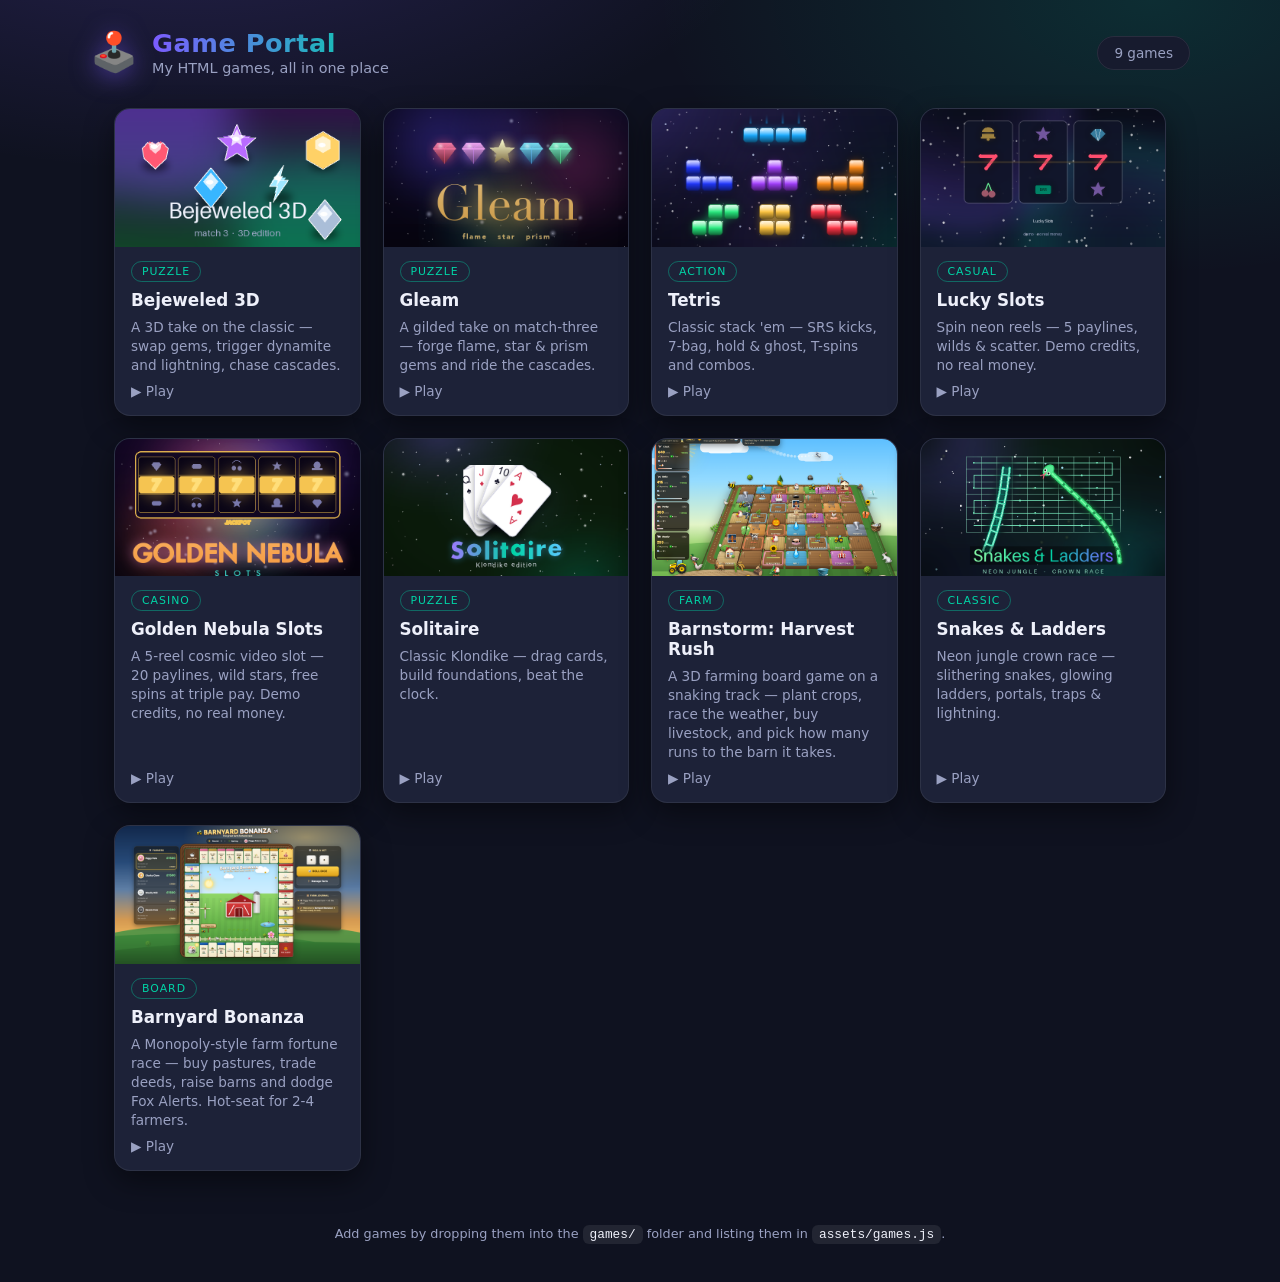
<file: index.html>
<!DOCTYPE html>
<html lang="en">
<head>
  <meta charset="UTF-8" />
  <meta name="viewport" content="width=device-width, initial-scale=1.0" />
  <title>🕹️ Game Portal</title>
  <link rel="stylesheet" href="assets/style.css" />
</head>
<body>
  <header class="site-header">
    <div class="header-inner">
      <div class="logo">
        <span class="logo-icon" aria-hidden="true">🕹️</span>
        <div>
          <h1>Game Portal</h1>
          <p class="tagline">My HTML games, all in one place</p>
        </div>
      </div>
      <div class="header-meta">
        <span class="pill" id="game-count">0 games</span>
      </div>
    </div>
  </header>

  <main>
    <section class="grid-wrap" aria-label="Games">
      <div id="game-grid" class="game-grid"></div>

      <div id="empty-state" class="empty-state hidden" role="status">
        <div class="empty-icon" aria-hidden="true">🎮</div>
        <h2>No games yet</h2>
        <p>Add your first game and it will show up here.</p>
        <ol class="add-steps">
          <li>Copy your game into <code>games/&lt;name&gt;/</code> so it opens from <code>games/&lt;name&gt;/index.html</code></li>
          <li>Open <code>assets/games.js</code> and add an entry for it</li>
          <li>Reload this page — done!</li>
        </ol>
        <a class="btn" href="assets/games.js" target="_blank" rel="noopener">Open games.js</a>
      </div>
    </section>
  </main>

  <footer class="site-footer">
    <p>Add games by dropping them into the <code>games/</code> folder and listing them in <code>assets/games.js</code>.</p>
  </footer>

  <script src="assets/games.js"></script>
  <script src="assets/portal.js"></script>
</body>
</html>
</file>
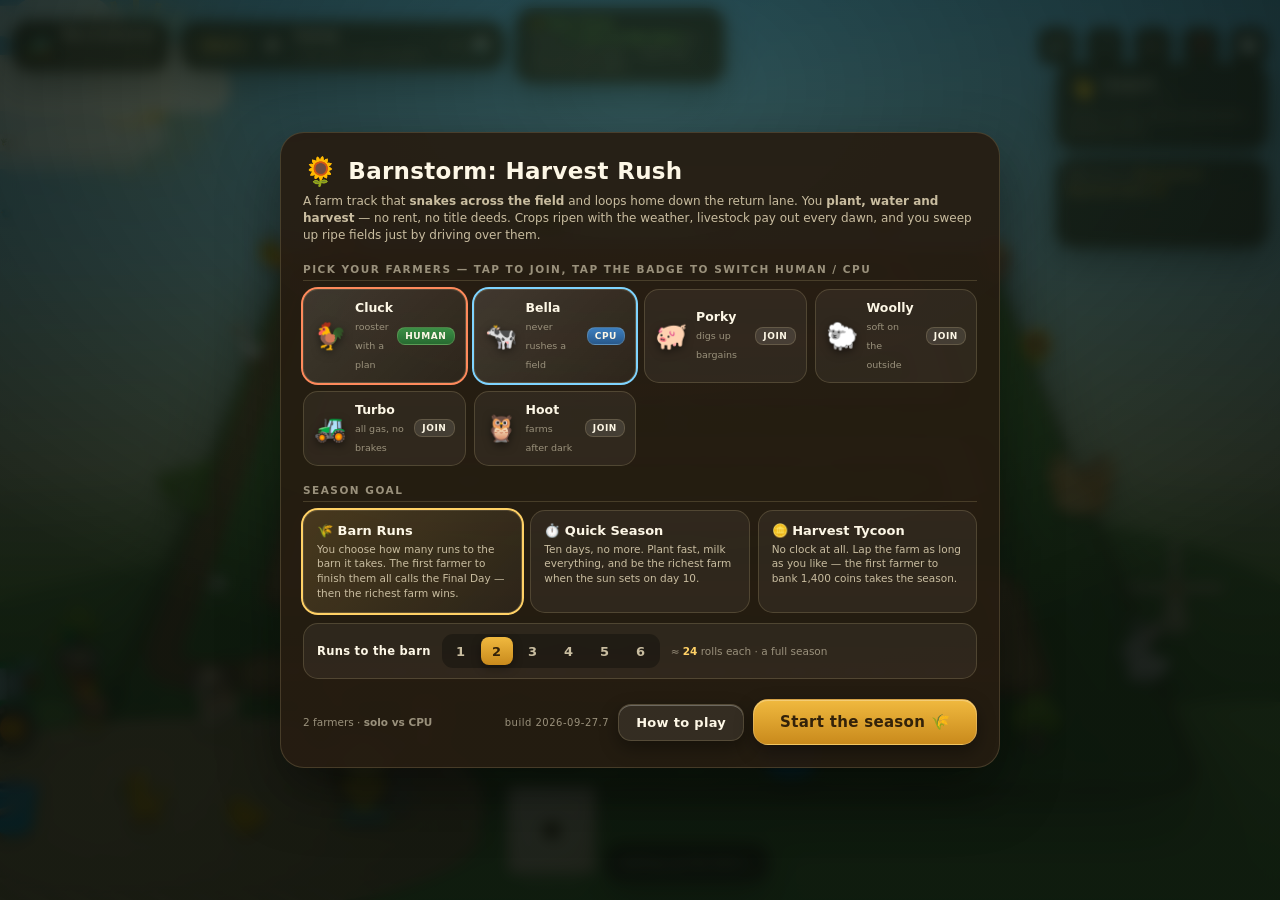
<file: games/barnstorm/index.html>
<!DOCTYPE html>
<html lang="en">
<head>
<meta charset="UTF-8" />
<meta name="viewport" content="width=device-width, initial-scale=1.0, maximum-scale=1.0, user-scalable=no, viewport-fit=cover" />
<meta name="theme-color" content="#1d3b23" />
<title>Barnstorm: Harvest Rush</title>
<style>
/* ============================================================
   BARNSTORM: HARVEST RUSH
   A 3D serpentine farming race. Single file, no dependencies.
   ============================================================ */
:root{
  --ink:#fdf7e6; --dim:#c9bda0; --faint:#9a917c;
  --panel:rgba(26,20,13,.82); --panel2:rgba(38,29,18,.92);
  --line:rgba(255,228,168,.16);
  --gold:#ffd166; --amber:#ffa62b; --leaf:#8ede63; --sky:#7fd4ff;
  --rose:#ff7a90; --violet:#b892ff;
  --cell:84px; --h:16px; --gap:4px;
  --tilt:56deg; --ntilt:-56deg; --yaw:0deg; --nyaw:0deg;
  --zoom:1; --px:0px; --py:0px;
  --shadow-lg:0 24px 60px rgba(0,0,0,.45);
  --font:"Baloo 2","Segoe UI",system-ui,-apple-system,"Helvetica Neue",sans-serif;
}
*{box-sizing:border-box}
html,body{height:100%;margin:0}
body{
  overflow:hidden;color:var(--ink);font-family:var(--font);
  user-select:none;-webkit-user-select:none;-webkit-tap-highlight-color:transparent;
  background:#0f1a13;
}
button{font-family:inherit;color:inherit;cursor:pointer;border:0;background:none}
h1,h2,h3,h4,p{margin:0}

/* ============================================================
   1. SKY + WEATHER + SCENERY (fixed layers behind everything)
   ============================================================ */
#sky{position:fixed;inset:0;z-index:0;overflow:hidden;
  transition:background 2.4s ease;
  background:linear-gradient(180deg,#5fc0ff 0%,#9adcff 30%,#d9f2c4 52%,#8ccb5d 66%,#4f9b3f 100%);}
#sky.sun{background:linear-gradient(180deg,#54baff 0%,#96dcff 28%,#e3f5c8 52%,#8ecd5e 66%,#4f9b3f 100%)}
#sky.rain{background:linear-gradient(180deg,#4e6d84 0%,#7e9aad 30%,#9db79b 54%,#5f8a4c 68%,#3a6c32 100%)}
#sky.storm{background:linear-gradient(180deg,#2b3644 0%,#4c5a6b 28%,#6e7d74 54%,#42633c 68%,#284d26 100%)}
#sky.drought{background:linear-gradient(180deg,#ffa94d 0%,#ffcf8d 30%,#f6e3ab 54%,#c6a352 68%,#9d7a35 100%)}
#sky.rainbow{background:linear-gradient(180deg,#6cc8ff 0%,#a9e4ff 26%,#ffe9c2 50%,#9bd968 66%,#4f9b3f 100%)}

#sun{position:absolute;top:5vh;left:7vw;width:86px;height:86px;border-radius:50%;
  background:radial-gradient(circle at 36% 32%,#fffce8,#ffe063 52%,#ffab23);
  box-shadow:0 0 90px 28px rgba(255,205,80,.5);animation:sunPulse 7s ease-in-out infinite;
  transition:opacity 1.6s ease,transform 1.6s ease}
@keyframes sunPulse{0%,100%{transform:scale(1)}50%{transform:scale(1.07)}}
#sun .rays{position:absolute;inset:-46px;border-radius:50%;
  background:repeating-conic-gradient(rgba(255,219,108,.42) 0 4deg,transparent 4deg 15deg);
  -webkit-mask:radial-gradient(circle,transparent 38%,#000 40%);mask:radial-gradient(circle,transparent 38%,#000 40%);
  animation:spin 34s linear infinite}
@keyframes spin{to{transform:rotate(360deg)}}
#sky.rain #sun,#sky.storm #sun{opacity:.12;transform:scale(.85)}

.cloud{position:absolute;width:150px;height:44px;border-radius:44px;background:#fff;opacity:.92;
  box-shadow:38px -18px 0 12px #fff,-34px -11px 0 6px #fff,78px -6px 0 3px rgba(255,255,255,.92);
  animation:drift linear infinite;transition:filter 2s ease}
@keyframes drift{from{transform:translateX(-300px)}to{transform:translateX(118vw)}}
.cl1{top:8vh;animation-duration:88s;animation-delay:-24s}
.cl2{top:19vh;animation-duration:120s;animation-delay:-80s;opacity:.7;zoom:.72}
.cl3{top:3vh;animation-duration:150s;animation-delay:-55s;opacity:.6;zoom:.55}
.cl4{top:26vh;animation-duration:104s;animation-delay:-14s;opacity:.5;zoom:.62}
#sky.storm .cloud,#sky.rain .cloud{filter:brightness(.62) saturate(.5)}

.bird{position:absolute;z-index:1;animation:fly linear infinite;font-size:16px}
.bird i{display:inline-block;font-style:normal;animation:flap 1.2s ease-in-out infinite alternate}
@keyframes fly{from{transform:translateX(-10vw)}to{transform:translateX(112vw)}}
@keyframes flap{from{transform:translateY(0) scaleX(1)}50%{transform:translateY(-6px) scaleX(.72)}to{transform:translateY(2px) scaleX(1)}}
.bd1{top:15vh;animation-duration:40s;animation-delay:-6s}
.bd2{top:23vh;animation-duration:56s;animation-delay:-34s;opacity:.7;font-size:12px}
#sky.storm .bird{display:none}

#rainbow{position:absolute;left:50%;top:6vh;width:120vw;height:70vh;transform:translateX(-50%);
  border-radius:50% 50% 0 0/100% 100% 0 0;opacity:0;transition:opacity 2s ease;pointer-events:none;
  background:
    radial-gradient(ellipse 60% 100% at 50% 100%, transparent 0 62%,
      rgba(255,90,90,.42) 62% 65%, rgba(255,175,70,.42) 65% 68%, rgba(255,235,90,.42) 68% 71%,
      rgba(120,230,120,.42) 71% 74%, rgba(110,190,255,.42) 74% 77%, rgba(180,140,255,.42) 77% 80%, transparent 80%);}
#sky.rainbow #rainbow{opacity:1}

#rainLayer{position:fixed;inset:0;z-index:3;pointer-events:none;overflow:hidden;opacity:0;transition:opacity 1.2s ease}
#rainLayer.on{opacity:1}
.drop{position:absolute;top:-14vh;width:2px;border-radius:2px;
  background:linear-gradient(180deg,rgba(210,240,255,0),rgba(210,240,255,.85));
  animation:fall linear infinite}
@keyframes fall{to{transform:translateY(128vh)}}
#heat{position:fixed;inset:0;z-index:3;pointer-events:none;opacity:0;transition:opacity 1.4s ease;
  background:repeating-linear-gradient(0deg,rgba(255,220,150,.05) 0 3px,transparent 3px 8px)}
#heat.on{opacity:1;animation:shimmer 3.5s ease-in-out infinite}
@keyframes shimmer{0%,100%{transform:translateY(0)}50%{transform:translateY(5px)}}
#flash{position:fixed;inset:0;z-index:6;pointer-events:none;background:#fff;opacity:0}
#flash.go{animation:lightning .7s ease-out}
@keyframes lightning{0%{opacity:0}6%{opacity:.85}12%{opacity:.1}20%{opacity:.7}34%{opacity:.05}100%{opacity:0}}

/* distant hills / far scenery */
#far{position:fixed;left:0;right:0;bottom:0;height:46vh;z-index:1;pointer-events:none}
.hill{position:absolute;bottom:22vh;border-radius:50% 50% 0 0/100% 100% 0 0;opacity:.85}
.h1{left:-8vw;width:58vw;height:16vh;background:linear-gradient(180deg,#71b957,#4c8c3c)}
.h2{right:-6vw;width:50vw;height:20vh;background:linear-gradient(180deg,#67ae4e,#437f35)}
.h3{left:26vw;width:40vw;height:12vh;background:linear-gradient(180deg,#7cc35f,#549341);opacity:.7}
#mill{position:absolute;right:7vw;bottom:30vh;text-align:center;opacity:.9}
#mill .tower{width:0;height:0;border-left:15px solid transparent;border-right:15px solid transparent;
  border-bottom:74px solid #e8d6ae;margin:0 auto;filter:drop-shadow(0 6px 10px rgba(0,0,0,.25))}
#mill .blades{position:absolute;left:50%;top:-16px;width:96px;height:96px;margin-left:-48px;
  animation:spin 9s linear infinite;
  background:
    linear-gradient(90deg,transparent 46%,#f7e9c6 46% 54%,transparent 54%),
    linear-gradient(0deg,transparent 46%,#f7e9c6 46% 54%,transparent 54%);
  filter:drop-shadow(0 3px 5px rgba(0,0,0,.3))}
#mill .hub{position:absolute;left:50%;top:26px;width:14px;height:14px;margin-left:-7px;border-radius:50%;background:#c9a15c}
.tree{position:absolute;bottom:24vh;font-size:44px;filter:drop-shadow(0 8px 10px rgba(0,0,0,.25));
  animation:sway 6s ease-in-out infinite;transform-origin:50% 100%}
@keyframes sway{0%,100%{transform:rotate(-2.5deg)}50%{transform:rotate(2.5deg)}}
.t1{left:4vw;bottom:27vh}.t2{left:14vw;bottom:24vh;font-size:34px;animation-delay:-2s}
.t3{right:22vw;bottom:26vh;font-size:38px;animation-delay:-3.4s}
#farBarn{position:absolute;left:19vw;bottom:29vh;font-size:56px;filter:drop-shadow(0 10px 12px rgba(0,0,0,.3))}
#farCows{position:absolute;left:32vw;bottom:25vh;font-size:22px;letter-spacing:12px;opacity:.9}
#bgTractor{position:absolute;bottom:23.5vh;font-size:34px;animation:crawl 46s linear infinite;
  filter:drop-shadow(0 6px 8px rgba(0,0,0,.28))}
@keyframes crawl{from{transform:translateX(-14vw) scaleX(1)}49%{transform:translateX(112vw) scaleX(1)}
  50%{transform:translateX(112vw) scaleX(-1)}99%{transform:translateX(-14vw) scaleX(-1)}100%{transform:translateX(-14vw) scaleX(1)}}

/* ============================================================
   2. THE 3D BOARD
   A flat plane tilted on X; every icon is a "billboard" standee
   that counter-rotates so it stands upright facing the camera.
   ============================================================ */
#stage{position:fixed;left:0;right:0;top:0;bottom:0;z-index:4;
  perspective:1500px;perspective-origin:50% 44%;overflow:hidden;touch-action:none}
#board{position:absolute;left:50%;top:50%;
  width:calc(var(--cell)*7);height:calc(var(--cell)*7);
  transform-style:preserve-3d;
  transform:translate(-50%,-50%) translate3d(var(--px),var(--py),0)
            scale(var(--zoom)) rotateX(var(--tilt)) rotateZ(var(--yaw));
  transition:transform .55s cubic-bezier(.22,.9,.24,1)}
#board.nosnap{transition:none}

/* the soil bed under the whole board */
#bed{position:absolute;inset:calc(var(--cell)*-.62);transform:translateZ(-8px);
  border-radius:26px;
  background:
    repeating-linear-gradient(90deg,rgba(0,0,0,.05) 0 calc(var(--cell)/3),transparent calc(var(--cell)/3) calc(var(--cell)/1.5)),
    radial-gradient(circle at 30% 20%,#6ab04a,#4b8c39 55%,#3b6f2d 100%);
  box-shadow:0 0 0 6px rgba(63,44,22,.55),0 40px 70px rgba(0,0,0,.45)}
#bed::after{content:"";position:absolute;inset:10px;border-radius:20px;
  border:3px dashed rgba(255,246,210,.22)}

/* dirt road drawn through tile centres */
#road{position:absolute;left:0;top:0;overflow:visible;transform:translateZ(1px);pointer-events:none}
#road .bank{fill:none;stroke:#6f5030;stroke-linecap:round;stroke-linejoin:round;opacity:.55}
#road .rd{fill:none;stroke:#8c6239;stroke-linecap:round;stroke-linejoin:round;opacity:.92}
#road .rdi{fill:none;stroke:#b98a53;stroke-linecap:round;stroke-linejoin:round}
#road .dash{fill:none;stroke:rgba(255,242,205,.5);stroke-linecap:round;stroke-dasharray:6 16;stroke-width:3}
#road .link{fill:none;stroke:var(--gold);stroke-width:4;stroke-dasharray:9 8;opacity:.85;
  animation:linkFlow 1.4s linear infinite}
@keyframes linkFlow{to{stroke-dashoffset:-34}}
/* the return lane that carries you from the barn back round to the farmyard */
#road .lane{stroke:#7a5530;opacity:.78}
#road .arrow{stroke:rgba(255,236,178,.6);stroke-dasharray:4 15;stroke-width:3;
  animation:laneFlow 2.2s linear infinite}
@keyframes laneFlow{to{stroke-dashoffset:-38}}

#tiles,#pawns,#bfx,#props,#decor,#yardProps{position:absolute;inset:0;transform-style:preserve-3d}
#pawns,#bfx,#decor,#yardProps{pointer-events:none}
/* the farmyard: packed earth and straw outside the starting tile */
#yard{position:absolute;transform:translateZ(-3px);
  border-radius:44% 38% 46% 40% / 40% 48% 36% 46%;
  background:
    repeating-linear-gradient(28deg,rgba(255,236,190,.12) 0 5px,transparent 5px 14px),
    radial-gradient(circle at 38% 32%,#c9a878,#a8875a 52%,#8a6c44 100%);
  box-shadow:0 0 0 5px rgba(122,96,58,.5),inset 0 8px 20px rgba(255,240,205,.22)}
#yard::after{content:"";position:absolute;inset:9%;border-radius:inherit;
  border:2px dashed rgba(90,66,36,.35)}
#decor .bb .glyph{filter:drop-shadow(0 4px 6px rgba(0,0,0,.4))}

/* ---- a tile is a 3D slab: top face + 4 walls ---- */
.tile{position:absolute;width:var(--cell);height:var(--cell);
  left:calc(var(--c) * var(--cell));top:calc((6 - var(--r)) * var(--cell));
  transform-style:preserve-3d;cursor:pointer}
.slab{position:absolute;inset:var(--gap);transform-style:preserve-3d;
  transform:translateZ(var(--h))}
/* Tiles never move — the board holds still. Feedback is light, not motion. */
.f.top{transition:box-shadow .22s ease}
.tile:hover .f.top{
  box-shadow:inset 0 0 0 3px rgba(255,248,220,.75),inset 0 0 26px rgba(255,236,170,.45),
             0 0 24px rgba(255,238,180,.6)}
.f{position:absolute;backface-visibility:hidden}
.f.top{inset:0;border-radius:11px;
  background:var(--topbg,linear-gradient(145deg,#a87a4b,#8a5f37));
  box-shadow:inset 0 0 0 2px rgba(255,246,214,.16),inset 0 -8px 14px rgba(0,0,0,.18)}
.f.n,.f.s{left:0;width:100%;height:var(--h);transform-origin:50% 0;transform:rotateX(-90deg);
  background:var(--sidebg,linear-gradient(180deg,#6f4a2b,#4b3018))}
.f.s{top:100%}.f.n{top:0}
.f.e,.f.w{top:0;height:100%;width:var(--h);transform-origin:0 50%;transform:rotateY(90deg);
  background:var(--sidebg2,linear-gradient(180deg,#5d3d23,#3c2614))}
.f.e{left:100%}.f.w{left:0}
.f.n,.f.w{filter:brightness(.82)}

/* flat art lying on the top face */
.soil{position:absolute;inset:0;border-radius:11px;overflow:hidden}
.soil::before{content:"";position:absolute;inset:0;opacity:.5;
  background:repeating-linear-gradient(var(--furrow,0deg),rgba(0,0,0,.14) 0 4px,transparent 4px 11px)}
.num{position:absolute;left:6px;top:5px;font-size:10px;font-weight:800;color:rgba(255,248,222,.5);
  letter-spacing:.3px;transform:scaleY(var(--stretch,1.75));transform-origin:0 0}
.tname{position:absolute;left:0;right:0;bottom:4px;text-align:center;font-size:9px;font-weight:800;
  letter-spacing:.4px;text-transform:uppercase;color:rgba(255,250,228,.78);text-shadow:0 1px 2px rgba(0,0,0,.6);
  transform:scaleY(var(--stretch,1.75));transform-origin:50% 100%}
.ring{position:absolute;inset:4px;border-radius:9px;border:3px solid var(--oc,transparent);
  box-shadow:0 0 12px var(--oc,transparent);opacity:.95}
.rich{position:absolute;right:5px;top:4px;font-size:11px;filter:drop-shadow(0 1px 2px rgba(0,0,0,.6))}

/* ---- billboards: upright standees on a tilted plane ---- */
.up{position:absolute;left:50%;top:50%;width:0;height:0;transform-style:preserve-3d;
  transform:translateZ(var(--h))}
.bb{position:absolute;left:calc(var(--cell)/-2);bottom:0;width:var(--cell);text-align:center;
  transform-origin:50% 100%;transform:rotateZ(var(--nyaw)) rotateX(var(--ntilt));
  pointer-events:none;line-height:1}
.bb .glyph{display:inline-block;font-size:calc(var(--cell)*.42);
  filter:drop-shadow(0 3px 4px rgba(0,0,0,.45));transform-origin:50% 100%}
.bb .glyph.sm{font-size:calc(var(--cell)*.3)}
.bb.idle .glyph{animation:bob 2.6s ease-in-out infinite}
@keyframes bob{0%,100%{transform:translateY(0) scale(1)}50%{transform:translateY(-14%) scale(1.03)}}
.bb.sway .glyph{animation:leafSway 3.2s ease-in-out infinite}
@keyframes leafSway{0%,100%{transform:rotate(-5deg)}50%{transform:rotate(5deg)}}
.bb.pop .glyph{animation:popIn .62s cubic-bezier(.16,1.7,.4,1)}
@keyframes popIn{0%{transform:scale(.1) translateY(40%)}60%{transform:scale(1.22) translateY(-8%)}100%{transform:scale(1)}}
.bb.ripe .glyph{animation:ripeGlow 1.5s ease-in-out infinite}
@keyframes ripeGlow{0%,100%{filter:drop-shadow(0 3px 4px rgba(0,0,0,.45)) drop-shadow(0 0 0 rgba(255,220,120,0));transform:scale(1)}
  50%{filter:drop-shadow(0 3px 4px rgba(0,0,0,.45)) drop-shadow(0 0 14px rgba(255,222,120,.95));transform:scale(1.09)}}
.bb .tag{display:block;margin-top:2px;font-size:9px;font-weight:800;color:#fff;
  text-shadow:0 1px 3px rgba(0,0,0,.8)}
.growbar{display:block;width:58%;height:4px;margin:3px auto 0;border-radius:3px;
  background:rgba(0,0,0,.45);overflow:hidden;box-shadow:0 0 0 1px rgba(255,255,255,.25)}
.growbar i{display:block;height:100%;border-radius:3px;background:linear-gradient(90deg,#8ede63,#ffd166);
  transition:width .5s ease}

/* ---- pawns ---- */
.pawn{position:absolute;width:0;height:0;transform-style:preserve-3d;z-index:5}
.pawn .sh{position:absolute;left:-22px;top:-9px;width:44px;height:18px;border-radius:50%;
  background:rgba(0,0,0,.34);filter:blur(4px);transition:opacity .1s}
.pawn .lift{position:absolute;transform-style:preserve-3d;
  transform:translateZ(calc(var(--h) + var(--lz,0px)))}
.pawn .disc{position:absolute;left:-19px;top:-11px;width:38px;height:22px;border-radius:50%;
  background:radial-gradient(ellipse at 40% 30%,#fff,var(--pc,#ffd166) 62%,rgba(0,0,0,.35));
  box-shadow:0 0 14px var(--pc,#ffd166),inset 0 0 0 2px rgba(255,255,255,.55)}
.pawn .bb{left:-34px;width:68px;
  transform:rotateZ(var(--nyaw)) rotateX(var(--ntilt)) scaleY(var(--sq,1)) scaleX(calc(2 - var(--sq,1)))}
.pawn .bb .glyph{font-size:34px}
.pawn.turn .bb .glyph{animation:bob 1.1s ease-in-out infinite}
.pawn.turn .disc{animation:discPulse 1.1s ease-in-out infinite}
@keyframes discPulse{0%,100%{box-shadow:0 0 12px var(--pc),inset 0 0 0 2px rgba(255,255,255,.55)}
  50%{box-shadow:0 0 30px 6px var(--pc),inset 0 0 0 2px #fff}}
.pawn .crown{position:absolute;top:-52px;left:-10px;font-size:19px;opacity:0;transition:opacity .3s}
.pawn.lead .crown{opacity:1;animation:bob 2s ease-in-out infinite}

/* ---- barn at the finish ---- */
.barnBig .glyph{font-size:calc(var(--cell)*.62)}
.doors{position:absolute;left:calc(var(--cell)/-2);bottom:0;width:var(--cell);height:0;
  transform-origin:50% 100%;transform:rotateZ(var(--nyaw)) rotateX(var(--ntilt))}

/* ---- more life: smoke, spotlights, growth, idling ---------------------- */
/* chimney smoke curling off the farmhouse */
.smoke{position:absolute;left:0;bottom:0;width:0;height:0}
.smoke i{position:absolute;left:-6px;bottom:0;width:12px;height:12px;border-radius:50%;
  background:radial-gradient(circle at 40% 35%,rgba(255,253,250,.9),rgba(214,208,198,.5));
  animation:puffUp 4.6s ease-out infinite}
@keyframes puffUp{
  0%{transform:translate(0,0) scale(.35);opacity:0}
  14%{opacity:.75}
  100%{transform:translate(var(--sx,16px),-72px) scale(2.4);opacity:0}}

/* a ring of light under whoever's turn it is — flat on the ground, going nowhere */
#spotlight{position:absolute;width:0;height:0;transform-style:preserve-3d;pointer-events:none;
  transform:translateZ(calc(var(--h) + 2px));
  opacity:0;transition:opacity .4s ease}
#spotlight.on{opacity:1}
#spotlight .ring{position:absolute;border-radius:50%;
  left:calc(var(--cell)/-2);top:calc(var(--cell)/-3);
  width:var(--cell);height:calc(var(--cell)/1.5);
  border:3px solid var(--pc,#ffd166);box-shadow:0 0 22px var(--pc,#ffd166);
  animation:spotPulse 1.9s ease-in-out infinite}
@keyframes spotPulse{0%,100%{transform:scale(.82);opacity:.55}50%{transform:scale(1.06);opacity:1}}

/* a crop putting on a spurt of growth */
.bb.spurt .glyph{animation:spurt .6s cubic-bezier(.2,1.5,.35,1)!important}
@keyframes spurt{
  0%{transform:scaleY(.72) scaleX(1.12)}
  45%{transform:scaleY(1.22) scaleX(.9) translateY(-10%)}
  100%{transform:scaleY(1) scaleX(1)}}

/* a farmer shifting their weight while they wait */
.pawn .bb.glance .glyph{animation:glance 1.5s ease-in-out!important}
@keyframes glance{
  0%,100%{transform:translateY(0) rotate(0)}
  20%{transform:translateY(-16%) rotate(-9deg)}
  45%{transform:translateY(0) rotate(7deg)}
  70%{transform:translateY(-8%) rotate(-4deg)}}

/* the die jiggling in the cup before it goes */
.die-scene.wobble{animation:dieWobble .42s ease-in-out}
@keyframes dieWobble{
  0%,100%{transform:translate(0,0) rotate(0)}
  20%{transform:translate(-4px,-3px) rotate(-6deg)}
  45%{transform:translate(5px,-2px) rotate(5deg)}
  70%{transform:translate(-3px,1px) rotate(-3deg)}}

/* a harvested crop flying to the farmer's card */
.cropfly{position:fixed;z-index:31;font-size:26px;pointer-events:none;
  animation:cropFly 1s cubic-bezier(.32,.05,.5,1) forwards}
@keyframes cropFly{
  0%{transform:translate(-50%,-50%) scale(.5) rotate(0);opacity:0}
  18%{opacity:1;transform:translate(-50%,-160%) scale(1.3) rotate(-12deg)}
  100%{transform:translate(calc(-50% + var(--fx)),calc(-50% + var(--fy))) scale(.4) rotate(190deg);opacity:0}}

/* a skein of birds crossing the sky */
.flock{position:fixed;z-index:2;pointer-events:none;white-space:nowrap;
  animation:flockCross linear forwards}
@keyframes flockCross{from{transform:translateX(-18vw)}to{transform:translateX(118vw)}}
.flock i{display:inline-block;font-style:normal;margin:0 5px;
  animation:flap 1s ease-in-out infinite alternate}

/* the windmill leaning into a gust */
#mill.gusty .blades{animation-duration:2.2s}
#mill .blades{transition:none}

/* the active farmer's card catching the light */
.pc.act::before{content:"";position:absolute;inset:0;pointer-events:none;border-radius:inherit;
  background:linear-gradient(105deg,transparent 30%,rgba(255,255,255,.16) 48%,transparent 62%);
  background-size:260% 100%;animation:cardSheen 3.4s ease-in-out infinite}
@keyframes cardSheen{0%{background-position:170% 0}60%,100%{background-position:-70% 0}}

/* the sky turning over */
#wx .big.turn{animation:wxTurn .9s cubic-bezier(.2,1.3,.35,1)}
@keyframes wxTurn{0%{transform:rotateY(0) scale(1)}
  50%{transform:rotateY(180deg) scale(1.35)}100%{transform:rotateY(360deg) scale(1)}}

/* ---- wind, wildlife and reactions ------------------------------------- */
/* a gust rolls across the board and every standee leans with it */
.bb.gust .glyph{animation:gustLean .95s cubic-bezier(.3,.7,.4,1)!important}
@keyframes gustLean{
  0%{transform:rotate(0) translateX(0)}
  22%{transform:rotate(-18deg) translateX(-8%) scaleY(.94)}
  48%{transform:rotate(12deg) translateX(5%)}
  72%{transform:rotate(-7deg)}
  100%{transform:rotate(0) translateX(0)}}
/* leaves and petals torn loose by the gust */
.leaf{position:fixed;z-index:6;pointer-events:none;font-size:15px;
  animation:leafBlow linear forwards}
@keyframes leafBlow{
  0%{transform:translate(0,0) rotate(0);opacity:0}
  12%{opacity:.95}
  100%{transform:translate(var(--lx),var(--ly)) rotate(var(--lr));opacity:0}}

/* butterflies, bees, dragonflies and birds drifting over the field.
   These are not emoji: each one is built from divs with two (or four) wings
   hinged on the body and flapping about the Y axis inside the billboard, so
   they open and close in real perspective — and each drags a shadow across
   the soil below, which is what actually sells the height. */
#flyers{position:absolute;inset:0;transform-style:preserve-3d;pointer-events:none}
.flyer{position:absolute;width:0;height:0;transform-style:preserve-3d;
  animation:flyWander var(--ft,24s) ease-in-out infinite}
@keyframes flyWander{
  0%  {transform:translate3d(var(--x0),var(--y0),var(--z0))}
  25% {transform:translate3d(var(--x1),var(--y1),var(--z1))}
  50% {transform:translate3d(var(--x2),var(--y2),var(--z0))}
  75% {transform:translate3d(var(--x3),var(--y3),var(--z1))}
  100%{transform:translate3d(var(--x0),var(--y0),var(--z0))}}
.flyer .bb{transform-style:preserve-3d}

/* the shadow: same ground track, but flat on the soil, and it swells and
   darkens as its owner drops towards the field */
.bugsh{position:absolute;width:var(--cell);height:calc(var(--cell)*.42);
  margin:calc(var(--cell)*-.21) 0 0 calc(var(--cell)*-.5);
  border-radius:50%;background:rgba(24,16,4,.42);filter:blur(4px);
  animation:bugShadow var(--ft,24s) ease-in-out infinite}
@keyframes bugShadow{
  0%  {transform:translate3d(var(--x0),var(--y0),calc(var(--h) + 1px)) scale(var(--s0));opacity:var(--o0)}
  25% {transform:translate3d(var(--x1),var(--y1),calc(var(--h) + 1px)) scale(var(--s1));opacity:var(--o1)}
  50% {transform:translate3d(var(--x2),var(--y2),calc(var(--h) + 1px)) scale(var(--s0));opacity:var(--o0)}
  75% {transform:translate3d(var(--x3),var(--y3),calc(var(--h) + 1px)) scale(var(--s1));opacity:var(--o1)}
  100%{transform:translate3d(var(--x0),var(--y0),calc(var(--h) + 1px)) scale(var(--s0));opacity:var(--o0)}}

/* ---- the creature itself ---- */
.bug{position:relative;display:inline-block;transform-style:preserve-3d;
  width:var(--bw);height:var(--bw);
  animation:bugBank var(--ft,24s) ease-in-out infinite}
/* it leans into its turns and bobs on the air */
@keyframes bugBank{
  0%,100%{transform:translateY(0) rotate(-9deg)}
  18%{transform:translateY(-14%) rotate(8deg)}
  42%{transform:translateY(6%) rotate(-6deg)}
  67%{transform:translateY(-10%) rotate(10deg)}
  86%{transform:translateY(4%) rotate(-4deg)}}
.bug .bod{position:absolute;left:50%;top:18%;width:13%;height:60%;margin-left:-6.5%;
  transform:translateZ(1.5px);
  border-radius:44% 44% 50% 50%/30% 30% 70% 70%;
  background:var(--body,linear-gradient(180deg,#6a5238,#241b10));
  box-shadow:0 0 0 .5px rgba(0,0,0,.4),inset -1px 0 1px rgba(255,255,255,.25)}
.bug .hd{position:absolute;left:50%;top:9%;width:19%;height:19%;margin-left:-9.5%;
  border-radius:50%;background:var(--head,#372a1c);transform:translateZ(2px);
  box-shadow:inset -1px -1px 1px rgba(0,0,0,.4)}
/* antennae */
.bug .hd::before,.bug .hd::after{content:"";position:absolute;top:-52%;width:9%;height:60%;
  background:var(--head,#372a1c);border-radius:2px}
.bug .hd::before{left:18%;transform:rotate(-24deg)}
.bug .hd::after{right:18%;transform:rotate(24deg)}
/* a wing is hinged on the body and swings about the vertical axis */
.bug .w{position:absolute;top:8%;width:45%;height:76%;
  background:var(--wing,linear-gradient(135deg,#ffb45c,#ff7a3d));
  box-shadow:0 0 0 .6px rgba(48,30,10,.5);
  backface-visibility:visible;
  animation:wingL var(--beat,.32s) ease-in-out infinite alternate}
.bug .w.l{right:50%;transform-origin:right center;
  border-radius:68% 22% 34% 60%/62% 24% 40% 64%}
.bug .w.r{left:50%;transform-origin:left center;animation-name:wingR;
  border-radius:22% 68% 60% 34%/24% 62% 64% 40%}
@keyframes wingL{from{transform:rotateY(58deg)}to{transform:rotateY(-12deg)}}
@keyframes wingR{from{transform:rotateY(-58deg)}to{transform:rotateY(12deg)}}

/* ---- butterfly: a pointed forewing, a rounder hindwing, and eyespots ---- */
.bug.bfly{--beat:.44s}
.bug.bfly .w{top:2%;width:52%;height:52%;
  box-shadow:0 0 0 .7px rgba(40,24,6,.6),inset 0 0 6px rgba(0,0,0,.14)}
.bug.bfly .w.l{border-radius:86% 26% 30% 64%/76% 30% 40% 70%}
.bug.bfly .w.r{border-radius:26% 86% 64% 30%/30% 76% 70% 40%}
/* the hindwing hangs off the back of the forewing and swings with it */
.bug.bfly .w::after{content:"";position:absolute;width:82%;height:84%;top:74%;
  background:inherit;filter:brightness(.86) saturate(1.1);
  box-shadow:0 0 0 .7px rgba(40,24,6,.55)}
.bug.bfly .w.l::after{right:0;border-radius:72% 34% 42% 78%/56% 40% 70% 64%}
.bug.bfly .w.r::after{left:0;border-radius:34% 72% 78% 42%/40% 56% 64% 70%}
.bug.bfly .w::before{content:"";position:absolute;left:24%;top:22%;
  width:36%;height:30%;border-radius:50%;z-index:2;
  background:var(--spot,rgba(255,255,255,.75));opacity:.9}

/* ---- bee: small, furry, striped, and a blur of wings ---- */
.bug.bee{--beat:.07s}
.bug.bee .bod{width:34%;height:52%;margin-left:-17%;top:24%;border-radius:46%;
  background:repeating-linear-gradient(-14deg,#ffcf3f 0 26%,#241b10 26% 50%);
  box-shadow:0 0 0 .5px rgba(0,0,0,.45),inset -1px -1px 2px rgba(0,0,0,.35)}
.bug.bee .hd{width:26%;height:26%;margin-left:-13%;top:10%;background:#2a2016}
.bug.bee .w{top:2%;width:38%;height:44%;opacity:.55;
  background:linear-gradient(135deg,rgba(255,255,255,.95),rgba(198,228,255,.4));
  border-radius:60% 40% 50% 50%/70% 40% 60% 30%}
.bug.bee .w.r{border-radius:40% 60% 50% 50%/40% 70% 30% 60%}
.bug.bee .w::before,.bug.bee .w::after{display:none}

/* ---- dragonfly: four long wings and a needle of a body ---- */
.bug.dfly{--beat:.09s}
.bug.dfly .bod{width:9%;height:82%;margin-left:-4.5%;top:16%;border-radius:40%;
  background:linear-gradient(180deg,#7ff0d0,#2a9d8f 45%,#1d5c62)}
.bug.dfly .hd{width:22%;height:22%;margin-left:-11%;top:6%;
  background:radial-gradient(circle at 36% 32%,#bffff0,#2a9d8f)}
.bug.dfly .hd::before,.bug.dfly .hd::after{display:none}
.bug.dfly .w{top:14%;width:56%;height:26%;opacity:.62;border-radius:50%;
  background:linear-gradient(120deg,rgba(255,255,255,.92),rgba(180,240,255,.35));
  box-shadow:0 0 0 .5px rgba(60,120,130,.45)}
.bug.dfly .w2{top:40%;width:50%;height:22%;animation-duration:.11s}
.bug.dfly .w::before,.bug.dfly .w::after{display:none}

/* ---- bird: a swallow — dark swept wings, pale breast, forked tail ---- */
.bug.bird{--beat:.54s}
.bug.bird .bod{width:30%;height:48%;margin-left:-15%;top:24%;
  border-radius:52% 52% 40% 40%/44% 44% 66% 66%;
  background:linear-gradient(170deg,#fdfbf6 0 52%,#6d7f93 52%,#3f4d5e);
  box-shadow:0 1px 2px rgba(0,0,0,.35)}
/* the fork of the tail */
.bug.bird .bod::after{content:"";position:absolute;left:50%;top:86%;
  width:150%;height:80%;margin-left:-75%;
  background:linear-gradient(180deg,#4d5c6e,#2d3846);
  clip-path:polygon(38% 0,62% 0,100% 100%,62% 56%,38% 56%,0 100%)}
.bug.bird .hd{width:30%;height:30%;margin-left:-15%;top:6%;
  background:radial-gradient(circle at 38% 30%,#fdfbf6 0 42%,#2f3c4b 44%)}
.bug.bird .hd::before{left:-16%;top:40%;width:28%;height:16%;
  background:#f0a93c;transform:rotate(-4deg);border-radius:2px 60% 60% 2px}
.bug.bird .hd::after{display:none}
.bug.bird .w{top:12%;width:66%;height:34%;
  background:linear-gradient(140deg,#7b8da2,#3c4a5b 62%,#27313d);
  box-shadow:0 1px 3px rgba(0,0,0,.3)}
.bug.bird .w.l{border-radius:96% 10% 34% 70%/92% 16% 30% 78%}
.bug.bird .w.r{border-radius:10% 96% 70% 34%/16% 92% 78% 30%}
.bug.bird .w::before,.bug.bird .w::after{display:none}

/* an animal noticing you, in time with its voice */
.bb.speak .glyph{animation:speakHop .72s cubic-bezier(.2,1.5,.4,1)!important}
@keyframes speakHop{
  0%{transform:translateY(0) scale(1)}
  28%{transform:translateY(-34%) scale(1.14,.92)}
  58%{transform:translateY(0) scale(.94,1.08)}
  100%{transform:translateY(0) scale(1)}}
/* a little puff of sound so you can see who spoke */
.bb .say{position:absolute;left:50%;bottom:calc(100% - 4px);transform:translateX(-50%);
  font-size:11px;opacity:0;white-space:nowrap;animation:sayPop .9s ease-out}
@keyframes sayPop{0%{opacity:0;transform:translate(-50%,6px) scale(.5)}
  30%{opacity:.95;transform:translate(-50%,-6px) scale(1)}
  100%{opacity:0;transform:translate(-50%,-18px) scale(1.1)}}

/* thought bubble above the farmer whose turn it is */
.bb.bubble{bottom:auto;top:-64px}
.bb.bubble .glyph{font-size:26px;animation:bubbleUp 1.7s cubic-bezier(.2,1.4,.4,1) forwards}
@keyframes bubbleUp{
  0%{transform:translateY(16px) scale(.2);opacity:0}
  22%{transform:translateY(-4px) scale(1.15);opacity:1}
  70%{transform:translateY(-10px) scale(1);opacity:1}
  100%{transform:translateY(-26px) scale(.9);opacity:0}}

/* a crop coming ripe */
.ripering{position:absolute;left:-12px;top:-12px;width:24px;height:24px;border-radius:50%;
  border:3px solid rgba(255,222,120,.95);box-shadow:0 0 18px rgba(255,222,120,.8);
  animation:ripeRing .85s ease-out forwards}
@keyframes ripeRing{to{transform:scale(5.5);opacity:0;border-width:1px}}

/* dawn ripple: the whole field wakes up row by row */
.tile.wake .f.top{animation:wakeGlow .8s ease-out}
@keyframes wakeGlow{
  0%{box-shadow:inset 0 0 0 2px rgba(255,246,214,.16),inset 0 -8px 14px rgba(0,0,0,.18)}
  45%{box-shadow:inset 0 0 0 3px rgba(255,246,214,.7),inset 0 0 30px rgba(255,232,150,.75),
      0 0 26px rgba(255,226,140,.5)}
  100%{box-shadow:inset 0 0 0 2px rgba(255,246,214,.16),inset 0 -8px 14px rgba(0,0,0,.18)}}

/* ---- board-level FX ---- */
.dust{position:absolute;width:0;height:0;transform-style:preserve-3d}
.dust i{position:absolute;left:0;top:0;width:9px;height:9px;border-radius:50%;
  background:rgba(226,203,160,.9);animation:puff .62s ease-out forwards}
@keyframes puff{from{transform:translate(0,0) scale(.5);opacity:.9}
  to{transform:translate(var(--dx),var(--dy)) scale(1.9);opacity:0}}
.trail{position:absolute;width:0;height:0}
.trail i{position:absolute;left:-5px;top:-3px;width:10px;height:7px;border-radius:50%;
  background:rgba(226,203,160,.75);animation:trailFade .55s ease-out forwards}
@keyframes trailFade{to{transform:scale(2.2) translateY(4px);opacity:0}}
.coinfly{position:fixed;z-index:30;font-size:22px;pointer-events:none;
  animation:coinFly .9s cubic-bezier(.3,.1,.5,1) forwards}
@keyframes coinFly{0%{transform:translate(0,0) scale(.6) rotate(0);opacity:0}
  15%{opacity:1;transform:translate(0,-26px) scale(1.15)}
  100%{transform:translate(var(--cx),var(--cy)) scale(.45) rotate(420deg);opacity:0}}
.float{position:fixed;z-index:30;font-weight:900;font-size:20px;pointer-events:none;
  text-shadow:0 2px 6px rgba(0,0,0,.8);animation:floatUp 1.5s ease-out forwards}
@keyframes floatUp{0%{transform:translate(-50%,0) scale(.6);opacity:0}
  18%{opacity:1;transform:translate(-50%,-14px) scale(1.18)}
  100%{transform:translate(-50%,-72px) scale(1);opacity:0}}
.spark{position:fixed;z-index:29;pointer-events:none;font-size:15px;animation:sparkOut .95s ease-out forwards}
@keyframes sparkOut{from{transform:translate(0,0) scale(.4);opacity:1}
  to{transform:translate(var(--sx),var(--sy)) scale(1.3) rotate(var(--sr));opacity:0}}
.shockwave{position:absolute;left:-10px;top:-10px;width:20px;height:20px;border-radius:50%;
  border:3px solid rgba(255,236,170,.9);animation:shock .7s ease-out forwards}
@keyframes shock{to{transform:scale(7);opacity:0;border-width:1px}}

/* ============================================================
   2b. THE OLD MILL — the landmark at the dead centre of the field
   Built out of divs rather than an emoji so the sails really turn,
   and so the shadow they throw on the soil turns with them.
   ============================================================ */
.bb.millbb{height:calc(var(--cell)*.98);pointer-events:none}
.mill{position:absolute;left:0;right:0;bottom:0;top:0;
  transform:scale(var(--mscale,.88));transform-origin:50% 100%;
  transition:opacity .3s ease}
/* a landmark this tall stands in front of the tiles behind it, so it turns
   to glass the moment you need to look at one of them */
.mill.ghost{opacity:.2}
.mill .plinth{position:absolute;left:50%;bottom:calc(var(--cell)*-.015);
  width:calc(var(--cell)*.44);height:calc(var(--cell)*.085);margin-left:calc(var(--cell)*-.22);
  border-radius:50%;background:linear-gradient(180deg,#c2a97e,#7d6844);
  box-shadow:0 3px 7px rgba(0,0,0,.45)}
.mill .tower{position:absolute;left:50%;bottom:calc(var(--cell)*.01);
  width:calc(var(--cell)*.38);height:calc(var(--cell)*.52);margin-left:calc(var(--cell)*-.19);
  clip-path:polygon(29% 0,71% 0,100% 100%,0 100%);
  background:
    linear-gradient(180deg,transparent 0 84%,rgba(104,64,32,.55) 84% 100%),
    linear-gradient(180deg,transparent 0 55%,rgba(150,66,52,.55) 55% 62%,transparent 62%),
    repeating-linear-gradient(0deg,rgba(116,86,48,.2) 0 1px,transparent 1px calc(var(--cell)*.048)),
    linear-gradient(100deg,#fffdf7 0%,#f6e8cc 26%,#dcc296 58%,#a8854f 86%,#7d6035 100%);
  filter:drop-shadow(0 0 1px rgba(72,48,20,.85)) drop-shadow(0 6px 8px rgba(0,0,0,.42))}
.mill .cap{position:absolute;left:50%;bottom:calc(var(--cell)*.505);
  width:calc(var(--cell)*.46);height:calc(var(--cell)*.19);margin-left:calc(var(--cell)*-.23);
  clip-path:polygon(50% 0,100% 100%,0 100%);
  background:linear-gradient(105deg,#e2786b,#b3453c 55%,#7a2620);
  filter:drop-shadow(0 0 1px rgba(60,20,16,.8)) drop-shadow(0 4px 5px rgba(0,0,0,.35))}
.mill .vane{position:absolute;left:50%;bottom:calc(var(--cell)*.685);
  width:calc(var(--cell)*.24);margin-left:calc(var(--cell)*-.12);text-align:center;
  font-size:calc(var(--cell)*.13);line-height:1;transform-origin:50% 100%;
  animation:vaneTurn 9s ease-in-out infinite;filter:drop-shadow(0 2px 3px rgba(0,0,0,.4))}
@keyframes vaneTurn{0%,100%{transform:rotate(-10deg)}50%{transform:rotate(10deg)}}
.mill .door{position:absolute;left:50%;bottom:calc(var(--cell)*.015);
  width:calc(var(--cell)*.105);height:calc(var(--cell)*.15);margin-left:calc(var(--cell)*-.0525);
  border-radius:calc(var(--cell)*.055) calc(var(--cell)*.055) 0 0;
  background:linear-gradient(180deg,#7b5330,#3c2413);
  box-shadow:inset 0 0 0 1px rgba(255,238,204,.35)}
.mill .win{position:absolute;left:50%;bottom:calc(var(--cell)*.30);
  width:calc(var(--cell)*.075);height:calc(var(--cell)*.075);margin-left:calc(var(--cell)*-.0375);
  border-radius:50%;background:radial-gradient(circle at 40% 34%,#fff8dd,#f2c76b 58%,#8a6327);
  box-shadow:0 0 calc(var(--cell)*.13) rgba(255,205,110,.7),0 0 0 1px rgba(90,62,24,.6);
  transition:box-shadow .3s ease}
/* four latticed sails on a hub that never stops turning */
.mill .sails{position:absolute;left:50%;bottom:calc(var(--cell)*.525);
  width:0;height:0;animation:spin var(--millspin,9s) linear infinite}
.mill .sails i{position:absolute;left:0;top:0;
  width:calc(var(--cell)*.075);height:calc(var(--cell)*.34);
  margin-left:calc(var(--cell)*-.0375);transform-origin:50% 0;
  clip-path:polygon(28% 0,72% 0,100% 100%,0 100%);
  background:
    repeating-linear-gradient(0deg,rgba(132,96,52,.7) 0 1px,transparent 1px calc(var(--cell)*.028)),
    repeating-linear-gradient(90deg,rgba(132,96,52,.7) 0 1px,transparent 1px calc(var(--cell)*.026)),
    linear-gradient(95deg,#fffdf6,#f2e3c2 60%,#d4bb90);
  filter:drop-shadow(0 0 1px rgba(90,64,28,.9)) drop-shadow(0 3px 5px rgba(0,0,0,.3))}
.mill .sails i:nth-child(1){transform:rotate(12deg)}
.mill .sails i:nth-child(2){transform:rotate(102deg)}
.mill .sails i:nth-child(3){transform:rotate(192deg)}
.mill .sails i:nth-child(4){transform:rotate(282deg)}
.mill .hub{position:absolute;left:50%;bottom:calc(var(--cell)*.487);
  width:calc(var(--cell)*.076);height:calc(var(--cell)*.076);margin-left:calc(var(--cell)*-.038);
  border-radius:50%;background:radial-gradient(circle at 36% 32%,#fff,#c9a15c 58%,#6d5226);
  box-shadow:0 2px 4px rgba(0,0,0,.45)}
/* flour dust drifting out of the mill door */
.mill .flour{position:absolute;left:50%;bottom:calc(var(--cell)*.05);width:0;height:0}
.mill .flour i{position:absolute;left:calc(var(--cell)*-.03);bottom:0;
  width:calc(var(--cell)*.06);height:calc(var(--cell)*.06);border-radius:50%;
  background:radial-gradient(circle at 40% 35%,rgba(255,255,255,.95),rgba(246,234,210,.3));
  animation:flourDrift 5.2s ease-out infinite;opacity:0}
@keyframes flourDrift{
  0%{transform:translate(0,0) scale(.3);opacity:0}
  16%{opacity:.7}
  100%{transform:translate(var(--fx,14px),calc(var(--cell)*-.5)) scale(2.3);opacity:0}}
/* grinding: the sails race, the tower judders, the window blazes */
.mill.grind .sails{animation-duration:.5s}
.mill.grind .tower,.mill.grind .cap{animation:millShake .09s linear infinite}
@keyframes millShake{0%,100%{transform:translateX(0)}50%{transform:translateX(1.5px)}}
.mill.grind .win{box-shadow:0 0 calc(var(--cell)*.34) rgba(255,214,120,1),0 0 0 1px rgba(90,62,24,.6)}
.mill.grind .flour i{animation-duration:1.5s}
/* the shadow of the sails, lying flat on the soil and turning with them */
.millsh{position:absolute;left:50%;top:50%;
  width:calc(var(--cell)*.72);height:calc(var(--cell)*.72);
  margin:calc(var(--cell)*-.36) 0 0 calc(var(--cell)*-.36);
  background:
    linear-gradient(102deg,transparent 45.8%,rgba(40,24,8,.32) 45.8% 54.2%,transparent 54.2%),
    linear-gradient(12deg,transparent 45.8%,rgba(40,24,8,.32) 45.8% 54.2%,transparent 54.2%);
  border-radius:50%;filter:blur(2px);
  animation:spin var(--millspin,9s) linear infinite reverse}
/* the same mill, shrunk into the legend and the inspector */
.millicon{position:relative;display:inline-block;width:26px;height:30px;--cell:30px;
  vertical-align:middle;flex:0 0 auto}
.millicon .flour,.millicon .millsh{display:none}

/* ---- wildflowers, mushrooms and odds and ends on empty soil ------------ */
.bb.litter{transform:rotateZ(var(--nyaw)) rotateX(var(--ntilt)) translateX(var(--litx,0px))}
.bb.litter .glyph{font-size:calc(var(--cell)*.23);opacity:.8;
  filter:drop-shadow(0 2px 3px rgba(0,0,0,.34))}

/* ============================================================
   2c. BARNSTORMING — a biplane beating up the farm
   ============================================================ */
.plane{position:fixed;left:0;top:var(--pty,20vh);z-index:5;pointer-events:none;
  animation:planeCross var(--pt,13s) linear forwards}
@keyframes planeCross{from{transform:translateX(-20vw)}to{transform:translateX(120vw)}}
.plane .rig{display:block;animation:planeBank var(--pt,13s) ease-in-out forwards}
@keyframes planeBank{
  0%{transform:translateY(0) rotate(0)}
  28%{transform:translateY(-4vh) rotate(-7deg)}
  62%{transform:translateY(3vh) rotate(6deg)}
  100%{transform:translateY(-1vh) rotate(0)}}
.plane.loop .rig{animation:planeLoop var(--pt,13s) cubic-bezier(.4,0,.6,1) forwards}
@keyframes planeLoop{
  0%,36%{transform:translateY(0) rotate(0)}
  42%{transform:translateY(-7vh) rotate(-115deg)}
  48%{transform:translateY(-12vh) rotate(-215deg)}
  55%{transform:translateY(-5vh) rotate(-320deg)}
  62%,100%{transform:translateY(0) rotate(-360deg)}}
.plane .glyph{display:block;font-size:38px;filter:drop-shadow(0 8px 12px rgba(0,0,0,.32))}
.psmoke{position:fixed;z-index:4;pointer-events:none;width:13px;height:13px;border-radius:50%;
  background:radial-gradient(circle at 40% 35%,rgba(255,255,255,.95),rgba(248,244,236,.3));
  animation:smokePuff 2.8s ease-out forwards}
@keyframes smokePuff{0%{transform:scale(.35);opacity:.9}
  100%{transform:scale(3.4) translateY(-20px);opacity:0}}
/* the shadow it drags across the field */
.planesh{position:absolute;width:calc(var(--cell)*.78);height:calc(var(--cell)*.36);
  margin:calc(var(--cell)*-.18) 0 0 calc(var(--cell)*-.39);border-radius:50%;
  background:rgba(22,14,4,.28);filter:blur(3px);
  transform:translateZ(calc(var(--h) + 3px));
  animation:planeShadow var(--pt,13s) linear forwards}
@keyframes planeShadow{from{left:-34%;top:14%}to{left:134%;top:78%}}

/* ---- weather made visible on the soil itself -------------------------- */
.splash{position:absolute;width:0;height:0;transform:translateZ(calc(var(--h) + 2px))}
.splash i{position:absolute;left:0;top:0;width:15px;height:11px;margin:-5px 0 0 -7px;
  border-radius:50%;border:2.5px solid rgba(221,246,255,.95);
  box-shadow:0 0 7px rgba(150,216,255,.7),inset 0 0 5px rgba(180,230,255,.55);
  animation:splashRing .72s ease-out forwards}
@keyframes splashRing{to{transform:scale(3.6);opacity:0;border-width:1px}}
/* a dust devil skittering over a parched field */
.devil{position:absolute;width:0;height:0;transform-style:preserve-3d;
  animation:devilRun var(--dvt,7s) linear forwards}
@keyframes devilRun{from{transform:translate3d(var(--dx0),var(--dy0),calc(var(--h) + 2px))}
  to{transform:translate3d(var(--dx1),var(--dy1),calc(var(--h) + 2px))}}
.devil .col{position:absolute;left:calc(var(--cell)/-2);bottom:0;width:var(--cell);
  text-align:center;transform-origin:50% 100%;filter:blur(2px);
  transform:rotateZ(var(--nyaw)) rotateX(var(--ntilt))}
.devil .col i{display:block;margin:0 auto;border-radius:50%;
  background:radial-gradient(circle at 42% 36%,rgba(252,238,208,.92),rgba(206,176,126,.45));
  box-shadow:0 1px 4px rgba(120,92,50,.35);
  animation:devilWob 1s ease-in-out infinite}
@keyframes devilWob{0%,100%{transform:translateX(-24%) scaleX(.86)}
  50%{transform:translateX(24%) scaleX(1.14)}}
#bed.parched::after{border-color:rgba(255,236,190,.14);
  background:
    repeating-linear-gradient(64deg,rgba(60,38,12,.10) 0 2px,transparent 2px 26px),
    repeating-linear-gradient(-51deg,rgba(60,38,12,.09) 0 2px,transparent 2px 33px)}
/* a bolt of lightning, not just a flash */
#bolt{position:absolute;top:0;width:110px;height:46vh;opacity:0;pointer-events:none;
  filter:drop-shadow(0 0 16px rgba(190,226,255,.95))}
#bolt path{fill:#f3fbff;stroke:rgba(150,205,255,.9);stroke-width:2}
#bolt.go{animation:boltFlash .62s ease-out}
@keyframes boltFlash{0%{opacity:0}8%{opacity:1}22%{opacity:.15}34%{opacity:.95}100%{opacity:0}}

/* ---- things that happen to a farmer ----------------------------------- */
/* a tractor hitched on behind, blowing smoke */
/* Hitched close in behind the piece. It used to hang a half-tile out, which
   put it on top of whatever was standing on the next tile along — so it read
   as the tractor belonging to somebody's cow rather than to the farmer. */
.bb.tow{left:calc(var(--cell) * var(--towx,-0.80));width:var(--cell)}
.bb.tow .glyph{font-size:calc(var(--cell)*.30);
  animation:towJig .36s ease-in-out infinite alternate}
@keyframes towJig{
  from{transform:scaleX(var(--towflip,1)) translateY(0) rotate(-3deg)}
  to{transform:scaleX(var(--towflip,1)) translateY(-9%) rotate(3deg)}}
/* a gopher having a good look at what it just did */
.molepop .glyph{font-size:calc(var(--cell)*.34);animation:molePop 2s ease-out forwards}
@keyframes molePop{
  0%{transform:translateY(60%) scale(.3);opacity:0}
  18%{transform:translateY(-14%) scale(1.1);opacity:1}
  34%{transform:translateY(0) scale(1)}
  52%{transform:translateY(-22%) rotate(-12deg)}
  70%{transform:translateY(0) rotate(9deg)}
  100%{transform:translateY(70%) scale(.5);opacity:0}}
/* the twister itself, standing on the tile it is about to empty */
.funnel .glyph{font-size:calc(var(--cell)*.95);animation:funnelUp 1.8s ease-out forwards}
@keyframes funnelUp{
  0%{transform:scale(.15) rotate(0);opacity:0}
  22%{opacity:1}
  70%{transform:scale(1.2) rotate(480deg);opacity:.95}
  100%{transform:scale(.5) rotate(760deg);opacity:0}}
/* crows dropping in on a scrumped field */
.crowfly{position:fixed;z-index:29;font-size:21px;pointer-events:none;
  animation:crowSwoop 2.1s cubic-bezier(.4,.05,.5,1) forwards}
@keyframes crowSwoop{
  0%{transform:translate(var(--ax),var(--ay)) scale(.4) rotate(0);opacity:0}
  22%{opacity:1}
  55%{transform:translate(0,0) scale(1.15) rotate(-8deg)}
  100%{transform:translate(var(--bx),var(--by)) scale(.45) rotate(14deg);opacity:0}}
/* a six on the die is worth showing off */
.die-scene.six{animation:sixGlow 1.1s ease-out}
@keyframes sixGlow{0%{filter:none}
  26%{filter:drop-shadow(0 0 20px rgba(255,209,102,1)) drop-shadow(0 0 40px rgba(255,166,43,.8))}
  100%{filter:none}}
/* a scarecrow keeping the weather off */
.bb.scare{left:calc(var(--cell)*.18);width:calc(var(--cell)*.6)}
.bb.scare .glyph{font-size:calc(var(--cell)*.26);opacity:.9;
  animation:scareSway 3.4s ease-in-out infinite}
@keyframes scareSway{0%,100%{transform:rotate(-7deg)}50%{transform:rotate(7deg)}}

/* ============================================================
   3. UI CHROME — topbar, player cards, dock, dice
   ============================================================ */
.glass{background:var(--panel);backdrop-filter:blur(14px);-webkit-backdrop-filter:blur(14px);
  border:1px solid var(--line);border-radius:18px;box-shadow:0 12px 34px rgba(0,0,0,.4)}

#topbar{position:fixed;z-index:12;left:0;right:0;top:0;display:flex;align-items:center;gap:10px;
  padding:calc(8px + env(safe-area-inset-top,0px)) 12px 8px;pointer-events:none}
#topbar>*{pointer-events:auto}
#brand{display:flex;align-items:center;gap:9px;padding:7px 14px 7px 10px}
#brand .mark{font-size:24px;filter:drop-shadow(0 2px 4px rgba(0,0,0,.5))}
#brand b{font-size:15px;letter-spacing:.4px;display:block;line-height:1.05}
#brand small{font-size:9.5px;color:var(--dim);letter-spacing:1.4px;text-transform:uppercase}

#wx{display:flex;align-items:center;gap:11px;padding:7px 14px}
#wx .big{font-size:26px;filter:drop-shadow(0 2px 5px rgba(0,0,0,.45));animation:bob 3.4s ease-in-out infinite}
#wx .txt b{font-size:12.5px;display:block;line-height:1.15}
#wx .txt small{font-size:9.5px;color:var(--dim)}
#wx .day{font-size:11px;font-weight:900;color:var(--gold);padding:3px 9px;border-radius:999px;
  background:rgba(255,209,102,.14);border:1px solid rgba(255,209,102,.3);white-space:nowrap}
#wx .fc{display:flex;align-items:center;gap:4px;font-size:10px;color:var(--faint);border-left:1px solid var(--line);padding-left:10px}
#wx .fc i{font-style:normal;font-size:15px}

#goal{padding:7px 13px;font-size:11px;color:var(--dim);max-width:210px;line-height:1.3}
#goal b{color:var(--leaf);font-size:11.5px}
.spacer{flex:1}
.iconbtn{width:38px;height:38px;border-radius:12px;display:grid;place-items:center;font-size:16px;
  background:var(--panel);border:1px solid var(--line);transition:transform .14s,background .2s}
.iconbtn:hover{transform:translateY(-2px);background:var(--panel2)}
.iconbtn.off{opacity:.45}

/* ---- left rail: player cards ---- */
#rail{position:fixed;z-index:11;left:12px;top:calc(62px + env(safe-area-inset-top,0px));
  display:flex;flex-direction:column;gap:8px;width:196px;max-height:calc(100vh - 220px);
  overflow-y:auto;overflow-x:hidden;scrollbar-width:thin;padding-right:2px}
.pc{padding:9px 11px;position:relative;overflow:hidden;transition:transform .25s,box-shadow .25s;
  border-left:4px solid var(--pc)}
.pc.act{transform:translateX(6px);box-shadow:0 0 0 2px var(--pc),0 14px 30px rgba(0,0,0,.45)}
.pc.act::after{content:"";position:absolute;inset:0;pointer-events:none;
  background:radial-gradient(120px 60px at 0% 50%,var(--pc),transparent 70%);opacity:.14}
.pc.out{opacity:.45;filter:grayscale(.7)}
.pc .row1{display:flex;align-items:center;gap:7px}
.pc .av{font-size:20px;filter:drop-shadow(0 2px 3px rgba(0,0,0,.5))}
.pc .nm{font-size:12px;font-weight:800;flex:1;white-space:nowrap;overflow:hidden;text-overflow:ellipsis}
.pc .kind{font-size:8.5px;padding:2px 5px;border-radius:6px;background:rgba(255,255,255,.1);color:var(--dim);letter-spacing:.5px}
.pc .coins{display:flex;align-items:baseline;gap:4px;margin-top:5px}
.pc .coins b{font-size:19px;font-weight:900;color:var(--gold);letter-spacing:-.5px;
  display:inline-block;transform-origin:50% 100%}
.pc .coins b.rolling{animation:coinBump .35s ease-out;color:#fff}
@keyframes coinBump{0%{transform:scale(1)}40%{transform:scale(1.22)}100%{transform:scale(1)}}
.pc .coins span{font-size:9.5px;color:var(--faint)}
.pc .bars{display:flex;gap:9px;margin-top:5px;font-size:9.5px;color:var(--dim);flex-wrap:wrap}
.pc .bars i{font-style:normal;color:var(--ink);font-weight:800}
.pc .zoo{display:flex;gap:2px;margin-top:5px;font-size:13px;min-height:16px;flex-wrap:wrap}
.pc .prog{height:4px;border-radius:3px;background:rgba(0,0,0,.4);margin-top:7px;overflow:hidden}
.pc .prog i{display:block;height:100%;background:linear-gradient(90deg,var(--pc),#fff);transition:width .5s ease}
.pc .skipflag{position:absolute;right:8px;top:8px;font-size:12px}

/* ---- bottom dock ---- */
#dock{position:fixed;z-index:12;left:50%;bottom:calc(10px + env(safe-area-inset-bottom,0px));
  transform:translateX(-50%);display:flex;align-items:flex-end;gap:12px;max-width:min(96vw,820px)}
#diewrap{display:grid;place-items:center;gap:6px}
.die-scene{width:82px;height:82px;perspective:560px;cursor:pointer;transition:transform .18s}
.die-scene:hover{transform:translateY(-3px) scale(1.04)}
.die-cube{width:100%;height:100%;position:relative;transform-style:preserve-3d;
  transform:rotateX(-22deg) rotateY(34deg);transition:transform .1s linear}
.die-face{position:absolute;inset:0;border-radius:15px;display:grid;
  grid-template-columns:repeat(3,1fr);grid-template-rows:repeat(3,1fr);padding:9px;
  background:linear-gradient(145deg,#fff8e6,#f0dfba);border:1px solid rgba(120,84,40,.3);
  box-shadow:inset 0 0 14px rgba(150,110,60,.25);
  transform:rotateX(var(--fx,0deg)) rotateY(var(--fy,0deg)) translateZ(41px)}
.die-face b{width:74%;height:74%;border-radius:50%;place-self:center;
  background:radial-gradient(circle at 34% 30%,#6c4a24,#2f1d0c);box-shadow:inset 0 -2px 3px rgba(0,0,0,.5)}
.f1{--fx:0deg;--fy:0deg}.f2{--fy:90deg}.f3{--fy:180deg}.f4{--fy:-90deg}.f5{--fx:90deg}.f6{--fx:-90deg}
#dieHint{font-size:10px;color:var(--dim);letter-spacing:.6px;text-align:center;min-height:13px}

#dockmain{flex:1;min-width:0;display:flex;flex-direction:column;gap:7px}
#hint{padding:9px 14px;font-size:12.5px;line-height:1.35;min-height:40px;display:flex;align-items:center;gap:8px}
#hint .who{font-weight:900;color:var(--gold)}
#actions{display:flex;gap:7px;flex-wrap:wrap}
.btn{padding:10px 17px;border-radius:13px;font-size:13px;font-weight:800;letter-spacing:.3px;
  background:linear-gradient(180deg,#3c8f46,#276b31);border:1px solid rgba(255,255,255,.18);
  box-shadow:0 7px 18px rgba(0,0,0,.36),inset 0 1px 0 rgba(255,255,255,.28);
  transition:transform .13s,filter .2s;white-space:nowrap}
.btn:hover{transform:translateY(-2px);filter:brightness(1.1)}
.btn:active{transform:translateY(1px)}
.btn:disabled{opacity:.42;pointer-events:none;filter:grayscale(.5)}
.btn.gold{background:linear-gradient(180deg,#f0b93f,#c98a1c);color:#33220a}
.btn.ghost{background:rgba(255,255,255,.08);border-color:var(--line)}
.btn.red{background:linear-gradient(180deg,#c0503f,#8e3527)}
.btn.blue{background:linear-gradient(180deg,#3d7fbf,#28598c)}
.btn.big{padding:13px 26px;font-size:15px;border-radius:15px}
.btn .k{font-size:9px;opacity:.6;margin-left:5px}
.btn.pulse{animation:btnPulse 1.5s ease-in-out infinite}
@keyframes btnPulse{0%,100%{box-shadow:0 7px 18px rgba(0,0,0,.36),0 0 0 0 rgba(255,209,102,.6)}
  50%{box-shadow:0 7px 18px rgba(0,0,0,.36),0 0 0 11px rgba(255,209,102,0)}}

/* ---- right rail: log + inspector ---- */
#side{position:fixed;z-index:11;right:12px;top:calc(62px + env(safe-area-inset-top,0px));
  width:212px;display:flex;flex-direction:column;gap:8px;max-height:calc(100vh - 190px)}
#insp{padding:10px 12px}
#insp .ih{display:flex;align-items:center;gap:7px}
#insp .ih .g{font-size:22px}
#insp .ih b{font-size:12.5px}
#insp .ih small{display:block;font-size:9px;color:var(--faint);letter-spacing:.8px;text-transform:uppercase}
#insp .id{font-size:11px;color:var(--dim);margin-top:6px;line-height:1.4}
#insp .chip{display:inline-block;margin:5px 4px 0 0;font-size:9.5px;padding:2px 7px;border-radius:7px;
  background:rgba(255,255,255,.1);border:1px solid var(--line)}
#log{padding:8px 10px;overflow-y:auto;font-size:11px;line-height:1.5;flex:1;min-height:90px;
  scrollbar-width:thin;display:flex;flex-direction:column;gap:3px}
#log div{opacity:0;animation:logIn .45s ease forwards;border-bottom:1px solid rgba(255,255,255,.05);padding-bottom:3px}
@keyframes logIn{from{opacity:0;transform:translateX(12px)}to{opacity:1;transform:none}}
#log b{color:var(--gold)}
#log .lg{color:var(--leaf)}#log .lr{color:var(--rose)}#log .lb{color:var(--sky)}

#toasts{position:fixed;z-index:34;left:50%;top:calc(76px + env(safe-area-inset-top,0px));
  transform:translateX(-50%);display:flex;flex-direction:column;gap:7px;align-items:center;pointer-events:none}
.toast{padding:10px 20px;border-radius:14px;font-size:14px;font-weight:800;white-space:nowrap;
  background:var(--panel2);border:1px solid var(--line);box-shadow:var(--shadow-lg);
  animation:toastIn .4s cubic-bezier(.2,1.6,.4,1),toastOut .4s ease 2.1s forwards}
@keyframes toastIn{from{opacity:0;transform:translateY(-22px) scale(.86)}to{opacity:1;transform:none}}
@keyframes toastOut{to{opacity:0;transform:translateY(-14px) scale(.94)}}
.toast.big{font-size:19px;padding:14px 30px}
.toast .e{margin-right:7px;font-size:18px}

/* ============================================================
   4. SCREENS — setup, choice modal, help, victory
   ============================================================ */
.screen{position:fixed;inset:0;z-index:40;display:none;place-items:center;padding:16px;
  background:radial-gradient(900px 600px at 50% 10%,rgba(24,40,24,.72),rgba(8,14,9,.9));
  backdrop-filter:blur(7px);-webkit-backdrop-filter:blur(7px);overflow-y:auto}
.screen.on{display:grid;animation:fadeIn .3s ease}
@keyframes fadeIn{from{opacity:0}to{opacity:1}}
.sheet{width:min(720px,100%);padding:22px;border-radius:24px;background:var(--panel2);
  border:1px solid var(--line);box-shadow:var(--shadow-lg);animation:sheetIn .42s cubic-bezier(.2,1.3,.35,1)}
@keyframes sheetIn{from{opacity:0;transform:translateY(26px) scale(.95)}to{opacity:1;transform:none}}
.sheet h2{font-size:23px;letter-spacing:.3px;display:flex;align-items:center;gap:10px}
.sheet h2 .e{font-size:28px}
.sheet .sub{font-size:12px;color:var(--dim);margin-top:5px;line-height:1.45}
.sheet h4{font-size:10.5px;letter-spacing:1.5px;text-transform:uppercase;color:var(--faint);
  margin:18px 0 8px;border-bottom:1px solid var(--line);padding-bottom:5px}

/* setup: roster */
.roster{display:grid;grid-template-columns:repeat(auto-fill,minmax(148px,1fr));gap:8px}
.slot{padding:10px;border-radius:15px;border:1px solid var(--line);background:rgba(255,255,255,.05);
  display:flex;align-items:center;gap:9px;transition:transform .16s,box-shadow .2s;cursor:pointer}
.slot:hover{transform:translateY(-2px)}
.slot.on{box-shadow:0 0 0 2px var(--pc);background:linear-gradient(135deg,rgba(255,255,255,.12),rgba(255,255,255,.04))}
.slot .av{font-size:26px;filter:drop-shadow(0 3px 4px rgba(0,0,0,.5));transition:transform .2s}
.slot.on .av{animation:bob 2.2s ease-in-out infinite}
.slot .info{flex:1;min-width:0}
.slot .info b{font-size:12.5px;display:block}
.slot .info small{font-size:9.5px;color:var(--faint)}
.slot .tog{font-size:9px;font-weight:900;padding:3px 7px;border-radius:8px;letter-spacing:.6px;
  background:rgba(255,255,255,.1);border:1px solid var(--line)}
.slot.on .tog.human{background:linear-gradient(180deg,#3c8f46,#276b31)}
.slot.on .tog.cpu{background:linear-gradient(180deg,#3d7fbf,#28598c)}
.modes{display:grid;grid-template-columns:repeat(auto-fit,minmax(200px,1fr));gap:8px}
.mode{padding:12px 13px;border-radius:15px;border:1px solid var(--line);background:rgba(255,255,255,.05);
  cursor:pointer;transition:transform .16s,box-shadow .2s;text-align:left}
.mode:hover{transform:translateY(-2px)}
.mode.on{box-shadow:0 0 0 2px var(--gold);background:linear-gradient(135deg,rgba(255,209,102,.16),rgba(255,255,255,.04))}
.mode b{font-size:13px;display:flex;align-items:center;gap:7px}
.mode small{display:block;font-size:10.5px;color:var(--dim);margin-top:4px;line-height:1.4}
#lapPick{display:flex;align-items:center;gap:11px;margin-top:10px;padding:10px 13px;
  border-radius:15px;background:rgba(255,255,255,.05);border:1px solid var(--line);flex-wrap:wrap}
#lapPick.off{opacity:.45}
#lapPick .lpl{font-size:11.5px;font-weight:800;letter-spacing:.3px}
#lapPick .lpn{font-size:10.5px;color:var(--faint)}
#lapPick .lpn b{color:var(--gold)}
.segs{display:flex;gap:4px;background:rgba(0,0,0,.3);padding:3px;border-radius:11px}
.seg{width:32px;height:28px;border-radius:8px;font-size:13px;font-weight:900;color:var(--dim);
  transition:transform .14s,background .2s,color .2s}
.seg:hover{transform:translateY(-2px);color:var(--ink)}
.seg.on{background:linear-gradient(180deg,#f0b93f,#c98a1c);color:#33220a;
  box-shadow:0 3px 10px rgba(0,0,0,.35)}
.setupfoot{display:flex;gap:9px;align-items:center;margin-top:20px;flex-wrap:wrap}
.setupfoot .note{font-size:10.5px;color:var(--faint);flex:1;min-width:130px}

/* choice modal (plant / market / animals) */
#modal .sheet{width:min(600px,100%)}
.cards{display:grid;grid-template-columns:repeat(auto-fit,minmax(138px,1fr));gap:9px;margin-top:6px}
.card{padding:13px 11px;border-radius:16px;border:1px solid var(--line);cursor:pointer;text-align:center;
  background:linear-gradient(180deg,rgba(255,255,255,.1),rgba(255,255,255,.03));
  transition:transform .18s cubic-bezier(.2,1.4,.4,1),box-shadow .2s;position:relative;overflow:hidden}
.card:hover{transform:translateY(-6px) scale(1.03);box-shadow:0 16px 32px rgba(0,0,0,.45)}
.card.no{opacity:.35;pointer-events:none}
.card .g{font-size:38px;display:block;filter:drop-shadow(0 4px 6px rgba(0,0,0,.45));
  transition:transform .25s}
.card:hover .g{transform:scale(1.14) rotate(-5deg)}
.card b{display:block;font-size:12.5px;margin-top:5px}
.card .meta{font-size:10px;color:var(--dim);margin-top:4px;line-height:1.5}
.card .meta em{font-style:normal;color:var(--gold);font-weight:800}
.card .cost{position:absolute;left:0;right:0;bottom:0;padding:4px;font-size:10px;font-weight:900;
  background:rgba(0,0,0,.35);letter-spacing:.4px}
.card .badge{position:absolute;right:6px;top:6px;font-size:9px;font-weight:900;padding:2px 6px;
  border-radius:7px;background:var(--gold);color:#3a2a08}
.modfoot{display:flex;gap:8px;margin-top:16px;justify-content:flex-end;flex-wrap:wrap}

/* event card flip */
.eventcard{width:min(320px,86vw);margin:4px auto 0;padding:20px 18px;border-radius:20px;text-align:center;
  background:linear-gradient(165deg,#fff6df,#e8d3a6);color:#3a2a10;
  box-shadow:0 22px 50px rgba(0,0,0,.5),inset 0 0 0 3px rgba(255,255,255,.5);
  animation:flipIn .75s cubic-bezier(.2,1.15,.3,1)}
@keyframes flipIn{0%{transform:rotateY(94deg) scale(.82);opacity:0}
  60%{transform:rotateY(-11deg) scale(1.04);opacity:1}100%{transform:none}}
.eventcard .g{font-size:52px;display:block;filter:drop-shadow(0 4px 7px rgba(0,0,0,.28))}
.eventcard b{display:block;font-size:17px;margin-top:8px;letter-spacing:.3px}
.eventcard p{font-size:12.5px;margin-top:7px;color:#6b5228;line-height:1.5}
.eventcard .kind{font-size:9px;letter-spacing:2px;text-transform:uppercase;color:#a0793a;font-weight:900}

/* help */
#help .sheet{width:min(780px,100%)}
.hgrid{display:grid;grid-template-columns:repeat(auto-fit,minmax(228px,1fr));gap:14px}
.hbox{padding:12px 13px;border-radius:14px;background:rgba(255,255,255,.05);border:1px solid var(--line)}
.hbox b{font-size:12px;display:block;margin-bottom:6px;color:var(--gold)}
.hbox ul{margin:0;padding-left:16px;font-size:11px;color:var(--dim);line-height:1.65}
.hbox li em{font-style:normal;color:var(--ink);font-weight:700}
.legrid{display:grid;grid-template-columns:repeat(auto-fit,minmax(150px,1fr));gap:7px;font-size:11px}
.legrid div{display:flex;gap:7px;align-items:flex-start;padding:6px 8px;border-radius:10px;background:rgba(255,255,255,.04)}
.legrid i{font-style:normal;font-size:16px;line-height:1.1}
.legrid b{font-size:11px;display:block}
.legrid small{color:var(--faint);font-size:10px;line-height:1.35;display:block}
.keys{display:flex;flex-wrap:wrap;gap:6px;font-size:10.5px;color:var(--dim)}
.keys kbd{background:rgba(255,255,255,.12);border:1px solid var(--line);border-radius:6px;
  padding:2px 7px;font-family:inherit;font-weight:800;color:var(--ink)}
#sndTest{margin-top:14px;font-size:11.5px;line-height:1.55;display:none}
#sndTest.on{display:block}
#sndTest .box{padding:11px 13px;border-radius:13px;border:1px solid var(--line);
  background:rgba(255,255,255,.05)}
#sndTest .verdict{font-weight:800;font-size:12.5px;display:block;margin-bottom:5px}
#sndTest .ok{color:var(--leaf)} #sndTest .bad{color:var(--rose)} #sndTest .warn{color:var(--gold)}
#sndTest code{font-size:10px;color:var(--faint);display:block;margin-top:7px;
  word-break:break-all;letter-spacing:.2px}

/* victory */
#win .sheet{width:min(620px,100%);text-align:center}
#winCrown{font-size:76px;filter:drop-shadow(0 8px 16px rgba(0,0,0,.5));animation:crownIn 1s cubic-bezier(.2,1.5,.3,1)}
@keyframes crownIn{0%{transform:scale(0) rotate(-180deg)}70%{transform:scale(1.25) rotate(12deg)}100%{transform:none}}
#winName{font-size:27px;font-weight:900;margin-top:6px}
#winSub{font-size:12.5px;color:var(--dim);margin-top:4px}
#scores{margin-top:18px;display:flex;flex-direction:column;gap:7px}
.srow{display:flex;align-items:center;gap:10px;padding:10px 13px;border-radius:14px;
  background:rgba(255,255,255,.06);border-left:4px solid var(--pc);text-align:left;
  animation:logIn .5s ease backwards}
.srow .pos{font-size:15px;font-weight:900;width:26px;color:var(--gold)}
.srow .av{font-size:23px}
.srow .nm{flex:1;font-size:13px;font-weight:800}
.srow .br{font-size:10px;color:var(--faint);display:block;font-weight:600;margin-top:2px}
.srow .tot{font-size:19px;font-weight:900;color:var(--gold)}

#confetti{position:fixed;inset:0;z-index:38;pointer-events:none;overflow:hidden}
.conf{position:absolute;top:-8vh;font-size:19px;animation:confFall linear forwards}
@keyframes confFall{0%{transform:translateY(0) rotate(0);opacity:1}
  100%{transform:translateY(118vh) rotate(var(--cr,720deg));opacity:.25}}

/* ============================================================
   5. RESPONSIVE
   ============================================================ */
@media (max-width:1180px){
  #side{width:186px}#rail{width:172px}
}
@media (max-width:980px){
  #side{display:none}
  #rail{flex-direction:row;width:auto;right:12px;max-height:none;overflow-x:auto;gap:6px;
    top:calc(58px + env(safe-area-inset-top,0px));padding-bottom:4px}
  .pc{min-width:136px;padding:7px 9px}
  .pc.act{transform:translateY(4px)}
  .pc .zoo,.pc .prog{display:none}
  #goal{display:none}
}
@media (max-width:700px){
  #brand small{display:none}#brand b{font-size:13px}
  #wx .txt small{display:none}#wx .fc{display:none}
  .die-scene{width:64px;height:64px}
  .die-face{padding:7px;transform:rotateX(var(--fx,0deg)) rotateY(var(--fy,0deg)) translateZ(32px)}
  #dock{gap:8px;width:calc(100vw - 20px)}
  .btn{padding:9px 13px;font-size:12px}
  #hint{font-size:11.5px;padding:7px 11px;min-height:34px}
  .sheet{padding:17px;border-radius:19px}
  .sheet h2{font-size:19px}
}
@media (prefers-reduced-motion:reduce){
  *{animation-duration:.01ms!important;animation-iteration-count:1!important}
}
</style>
</head>
<body>

<!-- ============ living sky ============ -->
<div id="sky" class="sun">
  <div id="rainbow"></div>
  <div id="sun"><div class="rays"></div></div>
  <div class="cloud cl1"></div><div class="cloud cl2"></div>
  <div class="cloud cl3"></div><div class="cloud cl4"></div>
  <div class="bird bd1"><i>🕊️</i></div><div class="bird bd2"><i>🐦</i></div>
  <svg id="bolt" viewBox="0 0 100 300" preserveAspectRatio="none" aria-hidden="true">
    <path d="M58,0 L22,132 L54,132 L14,300 L74,124 L40,124 L78,0 Z"/>
  </svg>
</div>
<div id="far">
  <div class="hill h1"></div><div class="hill h2"></div><div class="hill h3"></div>
  <div id="mill"><div class="tower"></div><div class="blades"></div><div class="hub"></div></div>
  <div id="farBarn">🏡</div>
  <div id="farCows">🐄🐑</div>
  <div class="tree t1">🌳</div><div class="tree t2">🌲</div><div class="tree t3">🌳</div>
  <div id="bgTractor">🚜</div>
</div>
<div id="rainLayer"></div>
<div id="heat"></div>
<div id="flash"></div>

<!-- ============ the 3D table ============ -->
<div id="stage">
  <div id="board">
    <div id="bed"></div>
    <div id="yard"></div>
    <svg id="road" aria-hidden="true"></svg>
    <div id="decor"></div>
    <div id="yardProps"></div>
    <div id="tiles"></div>
    <div id="flyers"></div>
    <div id="props"></div>
    <div id="spotlight"><div class="ring"></div></div>
    <div id="pawns"></div>
    <div id="bfx"></div>
  </div>
</div>

<!-- ============ chrome ============ -->
<div id="topbar">
  <div id="brand" class="glass">
    <span class="mark">🚜</span>
    <span><b>Barnstorm</b><small>Harvest Rush</small></span>
  </div>
  <div id="wx" class="glass">
    <span class="day" id="dayTag">Day 1</span>
    <span class="big" id="wxIcon">☀️</span>
    <span class="txt"><b id="wxName">Sunny</b><small id="wxNote">Crops grow 1 stage a day</small></span>
    <span class="fc">next<i id="wxNext">🌧️</i></span>
  </div>
  <div id="goal" class="glass"></div>
  <span class="spacer"></span>
  <button class="iconbtn" id="bSound" title="Sound (M)">🔊</button>
  <button class="iconbtn" id="bMusic" title="Music">🎵</button>
  <button class="iconbtn" id="bCam" title="Reset camera (C)">🎥</button>
  <button class="iconbtn" id="bHelp" title="How to play (H)">❓</button>
  <button class="iconbtn" id="bNew" title="New game (N)">🔄</button>
</div>

<div id="rail"></div>

<div id="side">
  <div id="insp" class="glass">
    <div class="ih"><span class="g">👆</span><span><b>Inspect</b><small>tap any tile</small></span></div>
    <div class="id">Hover or tap a tile to see what's growing there.</div>
  </div>
  <div id="log" class="glass" aria-live="polite"></div>
</div>

<div id="dock">
  <div id="diewrap">
    <div class="die-scene" id="dieScene" title="Roll (Space)">
      <div class="die-cube" id="dieCube">
        <div class="die-face f1"></div><div class="die-face f2"></div><div class="die-face f3"></div>
        <div class="die-face f4"></div><div class="die-face f5"></div><div class="die-face f6"></div>
      </div>
    </div>
    <div id="dieHint">tap to roll</div>
  </div>
  <div id="dockmain">
    <div id="hint" class="glass">Setting up the farm…</div>
    <div id="actions"></div>
  </div>
</div>

<div id="toasts"></div>
<div id="confetti"></div>

<!-- ============ setup ============ -->
<div id="setup" class="screen on">
  <div class="sheet">
    <h2><span class="e">🌻</span> Barnstorm: Harvest Rush</h2>
    <p class="sub">A farm track that <b>snakes across the field</b> and loops home down the return lane.
      You <b>plant, water and harvest</b> — no rent, no title deeds. Crops ripen with the weather,
      livestock pay out every dawn, and you sweep up ripe fields just by driving over them.</p>
    <h4>Pick your farmers — tap to join, tap the badge to switch Human / CPU</h4>
    <div class="roster" id="roster"></div>
    <h4>Season goal</h4>
    <div class="modes" id="modes"></div>
    <div id="lapPick">
      <span class="lpl">Runs to the barn</span>
      <div class="segs" id="lapSegs"></div>
      <span class="lpn" id="lapNote"></span>
    </div>
    <div class="setupfoot">
      <p class="note" id="setupNote">2–4 farmers. Play solo against the CPU or pass-and-play together.</p>
      <span id="setupBuild" style="font-size:10px;color:var(--faint);letter-spacing:.5px;align-self:center"></span>
      <button class="btn ghost" id="bHelp2">How to play</button>
      <button class="btn gold big" id="bStart">Start the season 🌾</button>
    </div>
  </div>
</div>

<!-- ============ choice / event modal ============ -->
<div id="modal" class="screen">
  <div class="sheet">
    <h2 id="mTitle"><span class="e">🌱</span> <span>Plant a crop</span></h2>
    <p class="sub" id="mSub"></p>
    <div id="mBody"></div>
    <div class="modfoot" id="mFoot"></div>
  </div>
</div>

<!-- ============ help ============ -->
<div id="help" class="screen">
  <div class="sheet">
    <h2><span class="e">📖</span> How to play</h2>
    <p class="sub">Barnstorm is a farming race. Move along the snaking track, work the land you stop on,
      and build the richest farm before someone finishes their runs to the barn.</p>
    <div class="hgrid" style="margin-top:14px">
      <div class="hbox"><b>🎲 Your turn</b><ul>
        <li>Roll the die and hop along the <em>serpentine track</em> — 49 plots winding up the field.</li>
        <li>Roll a <em>6</em> and you get another roll (twice max).</li>
        <li>Then you work the tile you landed on.</li>
        <li>The track is a <em>closed loop</em>: tile 49 is the barn, and the <em>return lane</em>
          carries you home to the <em>farmyard</em> — so you pass your own fields again and again.</li>
      </ul></div>
      <div class="hbox"><b>🚜 Gathering on the move</b><ul>
        <li>Driving <em>straight over</em> one of your own ripe crops brings it in without stopping —
          plant ahead of yourself and sweep the lot on a later lap.</li>
        <li>Crossing <em>The Big Barn</em> pays <em>+120</em> and banks a run — but only if you
          have covered a full lap of ground since your last one, so being blown backwards past it
          by a twister earns a consolation <em>+40</em>, not a free run.</li>
        <li>Rolling back through <em>The Farmyard</em> pays <em>+25</em> — and stopping there for a
          meal pays another <em>+15</em>, while the dog, the cat and the chickens all come out to see you.</li>
        <li>Rivals' crops are safe unless you <em>land</em> on them.</li>
      </ul></div>
      <div class="hbox"><b>🌱 Plots &amp; crops</b><ul>
        <li>Land on <em>empty soil</em> → pay coins to plant one of three offered crops.</li>
        <li>Land on <em>your ripe crop</em> → harvest it for full value.</li>
        <li>Land on <em>your young crop</em> → water it, +1 day of growth.</li>
        <li>Land on a <em>rival's ripe crop</em> → <em>scrump</em> it: you take 40%, they keep 60% —
          or be neighbourly and take a 25 coin tip instead.</li>
        <li>Land on a rival's young crop → lend a hand for a <em>15 coin tip</em>.</li>
      </ul></div>
      <div class="hbox"><b>⚙️ The Old Mill</b><ul>
        <li>A real windmill stands on <em>tile 25</em>, dead centre of the field, and its sails
          turn with the weather — lazy in a drought, racing in a storm.</li>
        <li>Land on it and it <em>grinds every ripe crop you own into flour</em> at <em>+60%</em>
          — the best price anywhere on the farm, and better than the market.</li>
        <li>Nothing ripe? Sweep the millstones for the miller and take <em>+40</em>.</li>
        <li>It sits at the hardest spot on the track to hit on purpose, so plan a lap around it.</li>
      </ul></div>
      <div class="hbox"><b>☀️ Weather &amp; days</b><ul>
        <li>A <em>day passes</em> when every farmer has had a turn.</li>
        <li>Each dawn, crops grow by the weather: sun +1, rain +2, drought 0, storm +1 (and one crop may be flattened), rainbow +2 and richer harvests.</li>
        <li>The forecast in the topbar shows tomorrow's sky.</li>
      </ul></div>
      <div class="hbox"><b>🐄 Livestock</b><ul>
        <li><em>Coop tiles</em> let you buy an animal.</li>
        <li>Every animal pays coins <em>every dawn</em>, forever — a farm engine.</li>
        <li>Chicken 🐔 · Sheep 🐑 · Pig 🐖 · Cow 🐄 — each louder and richer than the last.</li>
      </ul></div>
      <div class="hbox"><b>🔊 The farmyard</b><ul>
        <li>Eighteen animals have a voice, and they answer to <em>everything</em> — dawn, harvests,
          purchases, tractors, twisters and quiet moments in between.</li>
        <li>Every call is <em>placed</em>: you hear the cow where the cow is standing, and the
          goose on the far verge sounds like it is on the far verge.</li>
        <li>Most calls get <em>answered</em> from the other side of the field a beat later.</li>
        <li>Dawn is a proper <em>dawn chorus</em>, and the whole yard kicks off on a barn run.</li>
        <li>A storm winds the animals up; rain and drought settle them down.</li>
        <li><kbd>M</kbd> mutes everything; 🎵 toggles just the music.</li>
      </ul></div>
      <div class="hbox"><b>🪨 Soil quality</b><ul>
        <li><em>✨ Rich soil</em> — harvests worth 50% more.</li>
        <li><em>🪨 Rocky soil</em> — crops need one extra day.</li>
        <li>Plain soil is just plain soil.</li>
      </ul></div>
      <div class="hbox"><b>🔔 Ending the season</b><ul>
        <li><em>🌾 Barn Runs</em>: you pick how many runs to the barn it takes — anywhere from
          <em>1</em> for a sprint to <em>6</em> for an epic. The first farmer to finish them all calls
          the Final Day. Everyone else gets one last turn, then every standing crop goes to market
          (ripe at full price, young at half of what it has grown), herds are sold off, and the
          <em>richest farm wins</em>.</li>
        <li><em>⏱️ Quick Season</em>: ten days flat, then the same count-up. A short game.</li>
        <li><em>🪙 Harvest Tycoon</em>: no clock at all — first farmer to bank 1,400 coins wins outright.</li>
      </ul></div>
    </div>
    <h4>Tiles</h4>
    <div class="legrid" id="legend"></div>
    <h4>Controls</h4>
    <div class="keys">
      <span><kbd>Space</kbd> roll</span><span><kbd>Enter</kbd> confirm</span>
      <span><kbd>1</kbd>–<kbd>3</kbd> pick a card</span><span><kbd>M</kbd> mute</span>
      <span><kbd>C</kbd> reset camera</span><span><kbd>H</kbd>/<kbd>Esc</kbd> help</span>
      <span><kbd>N</kbd> new game</span><span>drag the board to orbit · scroll to zoom</span>
    </div>
    <div id="sndTest"></div>
    <div class="modfoot">
      <span id="buildTag" style="flex:1;font-size:10px;color:var(--faint);letter-spacing:.5px"></span>
      <button class="btn ghost" id="bSndTest">🔎 Test the sound</button>
      <button class="btn gold" id="bHelpClose">Got it 🌾</button>
    </div>
  </div>
</div>

<!-- ============ victory ============ -->
<div id="win" class="screen">
  <div class="sheet">
    <div id="winCrown">🏆</div>
    <div id="winName">—</div>
    <div id="winSub">—</div>
    <div id="scores"></div>
    <div class="modfoot" style="justify-content:center">
      <button class="btn gold big" id="bAgain">Plant another season 🌻</button>
    </div>
  </div>
</div>

<script>
"use strict";
/* ============================================================================
   PART 1 — PURE GAME CORE  (no DOM, no audio: unit-testable on its own)
   ========================================================================== */
/*__LOGIC_START__*/
/* Bumped whenever the file changes, so "is my browser running the new one?"
   is a question you can answer by looking instead of guessing. */
const BUILD = "2026-09-27.7";

const COLS = 7, ROWS = 7, NTILES = COLS * ROWS, LAST = NTILES - 1;

const CROPS = {
  corn:   {emoji:"🌽", seed:"🌱", name:"Corn",         cost:25,  value:55,  days:2, tint:"#ffd452"},
  sunfl:  {emoji:"🌻", seed:"🌱", name:"Sunflower",    cost:30,  value:70,  days:2, tint:"#ffc93c"},
  straw:  {emoji:"🍓", seed:"🌱", name:"Strawberry",   cost:40,  value:95,  days:3, tint:"#ff6b7a"},
  pumpkin:{emoji:"🎃", seed:"🌱", name:"Pumpkin",      cost:50,  value:120, days:3, tint:"#ff9a3c"},
  melon:  {emoji:"🍉", seed:"🌱", name:"Watermelon",   cost:70,  value:185, days:4, tint:"#5ec96a"},
  wheat:  {emoji:"🌾", seed:"🌱", name:"Golden Wheat", cost:100, value:300, days:5, tint:"#e9c46a"},
};
const CROP_KEYS = Object.keys(CROPS);

const ANIMALS = {
  chicken:{emoji:"🐔", name:"Chicken", cost:70,  income:11, sfx:"cluck", makes:"eggs"},
  sheep:  {emoji:"🐑", name:"Sheep",   cost:115, income:19, sfx:"baa",   makes:"wool"},
  pig:    {emoji:"🐖", name:"Pig",     cost:160, income:28, sfx:"oink",  makes:"truffles"},
  cow:    {emoji:"🐄", name:"Cow",     cost:225, income:42, sfx:"moo",   makes:"milk"},
};
const ANIMAL_KEYS = Object.keys(ANIMALS);

const WEATHER = {
  sun:    {emoji:"☀️",  name:"Sunny",        grow:1, mult:1,    note:"Crops gain 1 day of growth"},
  rain:   {emoji:"🌧️", name:"Rain Shower",  grow:2, mult:1,    note:"Crops grow twice as fast"},
  drought:{emoji:"🌵",  name:"Drought",      grow:0, mult:1,    note:"Nothing grows today"},
  storm:  {emoji:"⛈️",  name:"Storm",        grow:1, mult:1,    note:"Growth, but a crop may be flattened"},
  rainbow:{emoji:"🌈",  name:"Rainbow Day",  grow:2, mult:1.25, note:"Fast growth · harvests +25%"},
};
const WX_BAG = ["sun","sun","sun","rain","rain","drought","storm","rainbow"];

/* ---- tile kinds ---------------------------------------------------------- */
const KINDS = {
  gate:   {emoji:"🏡", name:"The Farmyard", top:"linear-gradient(145deg,#e0c692,#bd9a5c)",
           desc:"Home. Where every season begins, and where you're paid +25 every time you roll back through."},
  plot:   {emoji:"",   name:"Plot",      top:"linear-gradient(145deg,#a87a4b,#875c34)",
           desc:"Bare soil — plant something."},
  well:   {emoji:"💧", name:"Well",      top:"linear-gradient(145deg,#6fc6e8,#3f95bd)",
           desc:"Waters every crop you own: +1 day of growth each."},
  market: {emoji:"🛒", name:"Market",    top:"linear-gradient(145deg,#f0b36a,#c98338)",
           desc:"Sell every ripe crop you own from anywhere, at +25%."},
  tractor:{emoji:"🚜", name:"Tractor",   top:"linear-gradient(145deg,#8bd35f,#4f9739)",
           desc:"Hitch a ride — roar 3 tiles further up the track."},
  gopher: {emoji:"🕳️", name:"Gopher Hole", top:"linear-gradient(145deg,#8d7757,#5d4a30)",
           desc:"A gopher drags you back 3 tiles and nibbles 20 coins."},
  bridge: {emoji:"🌉", name:"Rope Bridge", top:"linear-gradient(145deg,#c9a06a,#96703f)",
           desc:"A shortcut clean across the field."},
  twister:{emoji:"🌪️", name:"Twister",   top:"linear-gradient(145deg,#a9b6c6,#6a7686)",
           desc:"Whirls you to a random tile — could be lovely, could be awful."},
  coop:   {emoji:"🐔", name:"Coop",      top:"linear-gradient(145deg,#e8c88a,#bd9a53)",
           desc:"Buy livestock. Animals pay you coins every single dawn."},
  fair:   {emoji:"🎪", name:"County Fair", top:"linear-gradient(145deg,#d88ad0,#9a4f95)",
           desc:"Draw a Farm Card — fortune or misfortune."},
  barn:   {emoji:"🏚️", name:"The Big Barn", top:"linear-gradient(145deg,#d4645a,#a3403a)",
           desc:"The finish line. Reaching it banks +150 and calls the Final Day."},
  mill:   {emoji:"⚙️", name:"The Old Mill", top:"linear-gradient(145deg,#e6cfa4,#b5946a)",
           desc:"Dead centre of the field. Grinds every ripe crop you own into flour at +60% — the best price on the farm."},
};
/* the mill stands on the middle tile of the middle row */
const MILL_I = 24;

const LAYOUT = [
  "gate","plot","plot","well","plot","fair","plot",
  "plot","tractor","plot","gopher","coop","plot","bridge",
  "plot","market","plot","well","plot","plot","twister",
  "plot","plot","fair","mill","plot","plot","coop",
  "tractor","plot","plot","bridge","plot","market","plot",
  "plot","plot","plot","gopher","fair","plot","twister",
  "plot","well","plot","coop","tractor","fair","barn",
];
const BRIDGES = {13:22, 31:40};   /* rope-bridge shortcuts: from -> to */

/* deterministic RNG so a seed reproduces a board */
function mulberry(seed){
  let a = seed >>> 0;
  return function(){
    a = (a + 0x6D2B79F5) >>> 0;
    let t = Math.imul(a ^ (a >>> 15), 1 | a);
    t = (t + Math.imul(t ^ (t >>> 7), 61 | t)) ^ t;
    return ((t ^ (t >>> 14)) >>> 0) / 4294967296;
  };
}
function shuffle(arr, rnd){
  const a = arr.slice();
  for (let i = a.length - 1; i > 0; i--){
    const j = Math.floor(rnd() * (i + 1));
    const t = a[i]; a[i] = a[j]; a[j] = t;
  }
  return a;
}
function pick(arr, rnd){ return arr[Math.floor(rnd() * arr.length)]; }

/* serpentine geometry: index 0 is bottom-left, rows alternate direction */
function coordsOf(i){
  const row = Math.floor(i / COLS);
  const k = i % COLS;
  const col = (row % 2 === 0) ? k : (COLS - 1 - k);
  return {row, col};
}

function makeBoard(seed){
  const rnd = mulberry(seed);
  return LAYOUT.map((kind, i) => {
    const {row, col} = coordsOf(i);
    let soil = "plain";
    if (kind === "plot"){
      const r = rnd();
      if (r < 0.17) soil = "rich";
      else if (r < 0.32) soil = "rocky";
    }
    return {i, kind, row, col, soil, crop:null, animal:null, link:BRIDGES[i] ?? null};
  });
}

/* ---- crop maths ---------------------------------------------------------- */
function daysNeeded(tile, crop){
  return CROPS[crop].days + (tile.soil === "rocky" ? 1 : 0);
}
function isRipe(tile){
  return !!tile.crop && tile.crop.grown >= tile.crop.need;
}
function cropProgress(tile){
  if (!tile.crop) return 0;
  return Math.min(1, tile.crop.grown / tile.crop.need);
}
function harvestValue(tile, wxMult){
  if (!tile.crop) return 0;
  const base = CROPS[tile.crop.key].value;
  const soil = tile.soil === "rich" ? 1.5 : 1;
  return Math.round(base * soil * (wxMult || 1));
}
function growthToday(wxKey){ return WEATHER[wxKey].grow; }

/* ---- players ------------------------------------------------------------- */
const AVATARS = [
  {id:"cluck",  emoji:"🐓", name:"Cluck",  color:"#ff8a5c", blurb:"rooster with a plan"},
  {id:"bella",  emoji:"🐄", name:"Bella",  color:"#7fd4ff", blurb:"never rushes a field"},
  {id:"porky",  emoji:"🐖", name:"Porky",  color:"#ff9ec4", blurb:"digs up bargains"},
  {id:"woolly", emoji:"🐑", name:"Woolly", color:"#c9f07f", blurb:"soft on the outside"},
  {id:"turbo",  emoji:"🚜", name:"Turbo",  color:"#ffd166", blurb:"all gas, no brakes"},
  {id:"hoot",   emoji:"🦉", name:"Hoot",   color:"#b892ff", blurb:"farms after dark"},
];

function makePlayer(av, cpu, idx){
  return {
    idx, id:av.id, name:av.name, emoji:av.emoji, color:av.color, cpu:!!cpu,
    coins:150, pos:0, abs:0, lastLapAbs:-1, alive:true, skip:0, lap:0, finished:false, finalDone:false,
    animals:[], bonusRolls:0, luckyNext:0, scareDays:0, irrigDays:0,
    stats:{planted:0, harvested:0, earned:0, scrumped:0, steps:0},
  };
}

/* farm score used for ranking + tycoon check */
function animalIncome(p){
  return p.animals.reduce((s, k) => s + ANIMALS[k].income, 0);
}
function fieldValue(board, p, wxMult){
  let v = 0;
  for (const t of board){
    if (t.crop && t.crop.owner === p.idx){
      v += Math.round(harvestValue(t, wxMult) * (isRipe(t) ? 1 : cropProgress(t) * 0.6));
    }
  }
  return v;
}
function herdValue(p){
  return p.animals.reduce((s, k) => s + Math.round(ANIMALS[k].cost * 0.6), 0);
}
function netWorth(board, p, wxMult){
  return p.coins + fieldValue(board, p, wxMult) + herdValue(p);
}

/* ---- movement ------------------------------------------------------------ */
/* The track is a closed serpentine: the barn (tile 49) hands you back to the
   gate (tile 1) along the return lane, so you farm the same fields again and
   again. Returns the tiles to hop through, excluding the start. */
function stepForward(i){ return (i + 1) % NTILES; }
function stepBack(i){ return (i - 1 + NTILES) % NTILES; }
function walkPath(from, steps){
  const path = [];
  let at = from;
  for (let s = 0; s < steps; s++){ at = stepForward(at); path.push(at); }
  return path;
}
function walkBack(from, steps){
  const path = [];
  let at = from;
  for (let s = 0; s < steps; s++){ at = stepBack(at); path.push(at); }
  return path;
}

/* ---- farm cards ---------------------------------------------------------- */
const CARDS = [
  {id:"bumper",  e:"🌟", t:"Bumper Crop",     d:"Every crop you own ripens on the spot.",       kind:"good"},
  {id:"crows",   e:"🐦‍⬛", t:"Crow Attack",   d:"A murder of crows strips one of your crops bare.", kind:"bad"},
  {id:"ribbon",  e:"🎀", t:"Prize Ribbon",    d:"Best marrow in the county. +130 coins.",       kind:"good"},
  {id:"scare",   e:"🧟", t:"Scarecrow",       d:"Storms can't touch your crops for 3 days.",    kind:"good"},
  {id:"hitch",   e:"🛻", t:"Hitch a Ride",    d:"A neighbour drops you 4 tiles up the track.",  kind:"good"},
  {id:"mud",     e:"🥾", t:"Muddy Boots",     d:"Stuck fast. You lose your next turn.",         kind:"bad"},
  {id:"raising", e:"🔨", t:"Barn Raising",    d:"The village helps out: +1 day to all your crops.", kind:"good"},
  {id:"piglet",  e:"🐖", t:"Surprise Piglet", d:"A free pig joins your farm. It pays every dawn.", kind:"good"},
  {id:"mkt",     e:"🛒", t:"Farmers' Market", d:"Sell all your ripe crops right now, at +25%.",  kind:"good"},
  {id:"irrig",   e:"🚿", t:"Irrigation",      d:"Your crops get double growth for the next 2 days.", kind:"good"},
  {id:"tax",     e:"🧾", t:"Tractor Tax",     d:"The county sends a bill. −80 coins.",          kind:"bad"},
  {id:"shoe",    e:"🧲", t:"Lucky Horseshoe", d:"Your next roll is a guaranteed 6.",            kind:"good"},
  {id:"swarm",   e:"🐹", t:"Gopher Swarm",    d:"Tunnels everywhere — back 4 tiles.",           kind:"bad"},
  {id:"egg",     e:"🥇", t:"Golden Egg",      d:"You find it under the porch. +220 coins.",     kind:"good"},
  {id:"bees",    e:"🐝", t:"Pollination",     d:"Bees visit: +2 days to every crop you own.",   kind:"good"},
  {id:"hail",    e:"🧊", t:"Hailstones",      d:"Ice flattens your youngest crop. −40 coins.",  kind:"bad"},
];

function makeDeck(rnd){ return shuffle(CARDS.map(c => c.id), rnd); }

/* ---- game modes ---------------------------------------------------------- */
const MODES = {
  festival:{id:"festival", e:"\ud83c\udf3e", name:"Barn Runs", laps:true,
           blurb:"You choose how many runs to the barn it takes. The first farmer to finish them all calls the Final Day \u2014 then the richest farm wins."},
  quick:  {id:"quick",  e:"\u23f1\ufe0f", name:"Quick Season", days:10,
           blurb:"Ten days, no more. Plant fast, milk everything, and be the richest farm when the sun sets on day 10."},
  tycoon: {id:"tycoon", e:"\ud83e\ude99", name:"Harvest Tycoon", target:1400,
           blurb:"No clock at all. Lap the farm as long as you like \u2014 the first farmer to bank 1,400 coins takes the season."},
};
/*__LOGIC_END__*/

/* ============================================================================
   PART 2 — AUDIO. Everything is synthesised; there are no sound files.
   ========================================================================== */
const SFX = (function(){
  /* localStorage throws on some file:// origins — never let it break the game */
  const store = {
    get(k, d){ try { const v = localStorage.getItem(k); return v == null ? d : v; } catch(e){ return d; } },
    set(k, v){ try { localStorage.setItem(k, v); } catch(e){} },
  };
  let ctx = null, master = null, musicGain = null, ambGain = null, voiceBus = null;
  let bedNode = null, comTimer = null, vbus = null;
  let muted = store.get("bs_mute", "0") === "1";
  let musicOn = store.get("bs_music", "1") !== "0";
  let rainNode = null, windNode = null, musicTimer = null, ambTimer = null;

  function boot(){
    if (ctx) return ctx;
    const AC = window.AudioContext || window.webkitAudioContext;
    if (!AC) return null;
    ctx = new AC();
    master = ctx.createGain(); master.gain.value = muted ? 0 : 0.85;
    master.connect(ctx.destination);
    musicGain = ctx.createGain(); musicGain.gain.value = musicOn ? 0.12 : 0;
    musicGain.connect(master);
    ambGain = ctx.createGain(); ambGain.gain.value = 0.3; ambGain.connect(master);
    /* animals get their own bus so the farm always sits above the banjo */
    voiceBus = ctx.createGain(); voiceBus.gain.value = 0.95; voiceBus.connect(master);
    return ctx;
  }
  function now(){ return ctx.currentTime; }
  /* Safari parks a context in "interrupted", not "suspended", and a resume()
     fired the instant the context is born can quietly lose the race — so we
     retry on anything that is not actually running, and never leave the
     promise unhandled. */
  function resume(){
    if (!ctx) return;
    try { const r = ctx.resume(); if (r && r.catch) r.catch(() => {}); } catch(e){}
  }
  function ok(){ if (!boot()) return false; if (ctx.state !== "running") resume(); return !muted; }

  /* ---- primitives ---- */
  function tone(o){
    if (!ok()) return;
    const t0 = now() + (o.delay || 0);
    const osc = ctx.createOscillator(), g = ctx.createGain();
    osc.type = o.type || "sine";
    osc.frequency.setValueAtTime(o.f, t0);
    if (o.f2) osc.frequency.exponentialRampToValueAtTime(Math.max(20, o.f2), t0 + (o.dur || .2));
    let node = osc;
    if (o.filter){
      const bq = ctx.createBiquadFilter();
      bq.type = o.filter; bq.frequency.value = o.fc || 900; bq.Q.value = o.q || 1;
      osc.connect(bq); node = bq;
    }
    if (o.vibrato){
      const lfo = ctx.createOscillator(), lg = ctx.createGain();
      lfo.frequency.value = o.vibrato; lg.gain.value = o.vdepth || 14;
      lfo.connect(lg); lg.connect(osc.frequency); lfo.start(t0); lfo.stop(t0 + (o.dur || .2) + .05);
    }
    const v = (o.vol == null ? .3 : o.vol);
    g.gain.setValueAtTime(0.0001, t0);
    g.gain.exponentialRampToValueAtTime(v, t0 + (o.atk || .012));
    g.gain.exponentialRampToValueAtTime(0.0001, t0 + (o.dur || .2));
    node.connect(g); g.connect(o.bus || vbus || master);
    osc.start(t0); osc.stop(t0 + (o.dur || .2) + .05);
  }
  function noise(o){
    if (!ok()) return;
    const t0 = now() + (o.delay || 0), dur = o.dur || .2;
    const buf = ctx.createBuffer(1, Math.max(1, Math.floor(ctx.sampleRate * dur)), ctx.sampleRate);
    const d = buf.getChannelData(0);
    for (let i = 0; i < d.length; i++) d[i] = (Math.random() * 2 - 1) * (1 - i / d.length);
    const src = ctx.createBufferSource(); src.buffer = buf;
    const bq = ctx.createBiquadFilter();
    bq.type = o.filter || "bandpass"; bq.frequency.value = o.fc || 900; bq.Q.value = o.q || 1;
    if (o.fc2) bq.frequency.exponentialRampToValueAtTime(o.fc2, t0 + dur);
    const g = ctx.createGain();
    g.gain.setValueAtTime(o.vol == null ? .25 : o.vol, t0);
    g.gain.exponentialRampToValueAtTime(0.0001, t0 + dur);
    src.connect(bq); bq.connect(g); g.connect(o.bus || vbus || master);
    src.start(t0); src.stop(t0 + dur + .02);
  }
  /* a plucked "banjo/marimba" note for music + chimes */
  function pluck(f, t0, dur, vol, bus){
    if (!ctx) return;
    const osc = ctx.createOscillator(), osc2 = ctx.createOscillator();
    const g = ctx.createGain(), bq = ctx.createBiquadFilter();
    osc.type = "triangle"; osc2.type = "sine";
    osc.frequency.value = f; osc2.frequency.value = f * 2.01;
    bq.type = "lowpass"; bq.frequency.setValueAtTime(f * 7, t0);
    bq.frequency.exponentialRampToValueAtTime(f * 1.6, t0 + dur);
    g.gain.setValueAtTime(0.0001, t0);
    g.gain.exponentialRampToValueAtTime(vol, t0 + .008);
    g.gain.exponentialRampToValueAtTime(0.0001, t0 + dur);
    osc.connect(bq); osc2.connect(bq); bq.connect(g); g.connect(bus || vbus || master);
    osc.start(t0); osc.stop(t0 + dur); osc2.start(t0); osc2.stop(t0 + dur);
  }

  /* ---- placing a sound in the field --------------------------------------
     Every call gets its own little channel: a gain for how far away it is and
     a stereo panner for which way it came from. That single change is what
     turns a list of beeps into a farm you are standing in the middle of. */
  /* A NaN reaching an AudioParam poisons everything downstream of it — one
     bad value can silence the whole output — so both numbers are scrubbed. */
  function num(v, d, lo, hi){
    v = typeof v === "number" && isFinite(v) ? v : d;
    return v < lo ? lo : v > hi ? hi : v;
  }
  function spatial(pan, dist){
    const g = ctx.createGain();
    g.gain.value = num(dist, 1, 0, 1);
    if (ctx.createStereoPanner){
      const pn = ctx.createStereoPanner();
      pn.pan.value = num(pan, 0, -1, 1);
      g.connect(pn); pn.connect(voiceBus);
    } else g.connect(voiceBus);
    return g;
  }
  /* voices schedule synchronously, so parking the bus around the call is safe */
  function speak(name, pan, dist){
    if (!ok() || !voices[name]) return;
    const prev = vbus;
    vbus = spatial(pan, dist);
    try { voices[name](); } catch(e){}
    vbus = prev;
  }

  /* ---- animal voices ---- */
  const voices = {
    cluck(){ const b = .95 + Math.random()*.2;
      for (let i = 0; i < 3; i++)
        tone({type:"sawtooth", f:(820 - i*40)*b, f2:430*b, dur:.1, vol:.3, delay:i*.11, filter:"bandpass", fc:1500, q:4}); },
    moo(){ const b = .93 + Math.random()*.16;
      tone({type:"sawtooth", f:150*b, f2:96*b, dur:.9, vol:.38, filter:"lowpass", fc:640, vibrato:5.5, vdepth:9, atk:.09});
      tone({type:"sine", f:75*b, f2:52*b, dur:.9, vol:.16, atk:.1}); },
    oink(){ const b = .92 + Math.random()*.2;
      for (let i = 0; i < 3; i++)
        tone({type:"square", f:300*b, f2:150*b, dur:.14, vol:.26, delay:i*.17, filter:"bandpass", fc:900, q:3}); },
    baa(){ const b = .94 + Math.random()*.15;
      tone({type:"sawtooth", f:430*b, f2:355*b, dur:.66, vol:.28, filter:"bandpass", fc:1200, q:2.4,
            vibrato:15, vdepth:40, atk:.05}); },
    crow(){ [0,.2,.42,.78].forEach((d,i) =>
        tone({type:"sawtooth", f:[700,880,780,560][i], f2:[880,780,700,380][i], dur:[.2,.22,.3,.55][i],
              vol:.34, delay:d, filter:"bandpass", fc:1700, q:3})); },
    quack(){ const b = .9 + Math.random()*.25;
      for (let i = 0; i < 2; i++)
        tone({type:"sawtooth", f:520*b, f2:370*b, dur:.17, vol:.24, delay:i*.19, filter:"bandpass", fc:1100, q:5}); },
    neigh(){ tone({type:"sawtooth", f:640, f2:300, dur:.75, vol:.26, filter:"bandpass", fc:1500, q:2,
            vibrato:24, vdepth:70, atk:.04});
      noise({filter:"bandpass", fc:1800, q:1.4, dur:.4, vol:.1, delay:.4}); },
    goat(){ tone({type:"square", f:520, f2:470, dur:.5, vol:.2, filter:"bandpass", fc:1300, q:3,
            vibrato:26, vdepth:52, atk:.03}); },
    dog(){ [0,.26].forEach(d => {
      tone({type:"sawtooth", f:340, f2:180, dur:.14, vol:.26, delay:d, filter:"bandpass", fc:1000, q:2.2});
      noise({filter:"bandpass", fc:900, q:1.2, dur:.12, vol:.14, delay:d}); }); },
    turkey(){ for (let i = 0; i < 5; i++)
      tone({type:"square", f:600 + (i%2)*260, dur:.06, vol:.17, delay:i*.075, filter:"bandpass", fc:1600, q:5}); },
    bird(){ const b = 1400 + Math.random()*900;
      tone({type:"sine", f:b, f2:b*1.5, dur:.11, vol:.17});
      tone({type:"sine", f:b*1.4, f2:b, dur:.13, vol:.13, delay:.13}); },
    cricket(){ for (let i = 0; i < 4; i++)
      noise({filter:"bandpass", fc:4600, q:22, dur:.035, vol:.1, delay:i*.06}); },
    bee(){ tone({type:"sawtooth", f:190, f2:215, dur:.75, vol:.13, filter:"bandpass", fc:420, q:7,
          vibrato:22, vdepth:28}); },
    honk(){ const b = .94 + Math.random()*.14;                       /* goose */
      [0,.27].forEach((d,i) => tone({type:"sawtooth", f:[440,385][i]*b, f2:[300,255][i]*b,
        dur:.25, vol:.3, delay:d, filter:"bandpass", fc:1300, q:3.2, vibrato:11, vdepth:26})); },
    bray(){                                                          /* donkey: ee-aww */
      tone({type:"sawtooth", f:520, f2:610, dur:.42, vol:.3, filter:"bandpass", fc:1500, q:2.2,
            vibrato:19, vdepth:46, atk:.05});
      tone({type:"sawtooth", f:215, f2:105, dur:.66, vol:.3, delay:.45, filter:"lowpass", fc:780,
            vibrato:7, vdepth:16, atk:.06});
      noise({filter:"bandpass", fc:1200, q:1.2, dur:.3, vol:.07, delay:.5}); },
    coo(){                                                           /* wood pigeon */
      [0,.21,.44].forEach((d,i) => tone({type:"sine", f:[420,505,430][i], f2:[375,425,360][i],
        dur:.27, vol:.17, delay:d, filter:"lowpass", fc:700, vibrato:6, vdepth:10, atk:.07})); },
    /* A cowbell is two inharmonic partials with a fast decay and a bit of
       clank — not square blips on a rhythm, which is how you build a slot
       machine. One or two lazy hits, quiet, from somewhere over the field. */
    cowbell(){ const b = .9 + Math.random()*.22, hits = Math.random() < .45 ? 2 : 1;
      for (let k = 0; k < hits; k++){
        const d = k * (.26 + Math.random()*.14);
        tone({type:"triangle", f:542*b, dur:.26, vol:.055, delay:d, filter:"bandpass", fc:1500, q:2.2, atk:.004});
        tone({type:"triangle", f:542*b*2.67, dur:.19, vol:.03, delay:d + .004, filter:"bandpass", fc:2100, q:2.6, atk:.004});
        noise({filter:"bandpass", fc:3200, q:1.1, dur:.05, vol:.03, delay:d});
      } },
    farTractor(){ tone({type:"sawtooth", f:57, f2:51, dur:2.4, vol:.08, filter:"lowpass", fc:185,
      vibrato:8, vdepth:6}); },
  };
  /* cowbell is deliberately absent: it answers a cow, it does not start
     conversations, and a bell going off on its own reads as a fruit machine */
  const BARNYARD = ["cluck","moo","oink","baa","quack","neigh","goat","dog","turkey","crow",
                    "honk","bray"];
  /* who tends to answer whom — a farm is a conversation, not a playlist */
  const ANSWER = {
    cluck:["cluck","turkey","crow"], moo:["moo","cowbell","baa"], oink:["oink","cluck"],
    baa:["baa","cowbell","goat"],    quack:["quack","honk"],      honk:["honk","quack"],
    neigh:["neigh","bray"],          bray:["bray","neigh"],       goat:["goat","baa"],
    dog:["dog","cluck","turkey"],    turkey:["turkey","cluck"],   crow:["cluck","dog"],
    cowbell:["moo","baa"],           coo:["coo","bird"],          bird:["bird","coo"],
  };

  /* ---- the effect library ---- */
  const lib = {
    click(){ noise({filter:"highpass", fc:2300, dur:.045, vol:.14}); },
    hover(){ tone({type:"sine", f:1180, dur:.045, vol:.05}); },
    diceRattle(){ for (let i = 0; i < 7; i++)
        noise({filter:"bandpass", fc:1500 + Math.random()*1900, q:2.4, dur:.05, vol:.12, delay:i*.055}); },
    diceLand(){ noise({filter:"lowpass", fc:420, dur:.17, vol:.28});
      tone({type:"sine", f:170, f2:70, dur:.18, vol:.2}); },
    hop(i){ tone({type:"sine", f:420 + (i % 5)*55, f2:700, dur:.09, vol:.13});
      noise({filter:"lowpass", fc:700, dur:.07, vol:.1, delay:.07}); },
    land(){ noise({filter:"lowpass", fc:330, dur:.13, vol:.2}); tone({type:"sine", f:130, f2:70, dur:.14, vol:.15}); },
    plant(){ noise({filter:"lowpass", fc:520, dur:.16, vol:.2});
      tone({type:"triangle", f:260, f2:520, dur:.2, vol:.14, delay:.05}); },
    grow(){ [0,.09,.18].forEach((d,i) => tone({type:"sine", f:[660,880,1100][i], dur:.16, vol:.11, delay:d})); },
    water(){ for (let i = 0; i < 5; i++)
        tone({type:"sine", f:600 + Math.random()*900, f2:300, dur:.13, vol:.09, delay:i*.05});
      noise({filter:"bandpass", fc:2600, q:1.6, dur:.3, vol:.1}); },
    harvest(){ [0,.07,.14,.22].forEach((d,i) => pluck([523,659,784,1047][i], now() + d, .5, .18));
      noise({filter:"bandpass", fc:3000, q:1.2, dur:.25, vol:.07, delay:.05}); },
    coin(n){ const k = Math.min(n || 1, 7);
      for (let i = 0; i < k; i++){ tone({type:"square", f:1150 + i*115, dur:.07, vol:.09, delay:i*.055});
        tone({type:"sine", f:1700 + i*160, dur:.1, vol:.06, delay:i*.055 + .02}); } },
    cash(){ [0,.05,.1].forEach((d,i) => tone({type:"square", f:[880,1174,1568][i], dur:.14, vol:.12, delay:d}));
      noise({filter:"highpass", fc:5200, dur:.2, vol:.08, delay:.1}); },
    spend(){ tone({type:"triangle", f:420, f2:190, dur:.22, vol:.15}); },
    bad(){ tone({type:"sawtooth", f:280, f2:110, dur:.4, vol:.18, filter:"lowpass", fc:760}); },
    tractor(){ if (!ok()) return;
      tone({type:"sawtooth", f:76, f2:66, dur:1.1, vol:.16, filter:"lowpass", fc:340, vibrato:9, vdepth:11});
      tone({type:"square", f:150, f2:132, dur:1.1, vol:.06, filter:"lowpass", fc:400});
      lib.horn(); },
    horn(){ tone({type:"square", f:420, dur:.16, vol:.13, delay:.05, filter:"lowpass", fc:1200});
      tone({type:"square", f:330, dur:.24, vol:.13, delay:.24, filter:"lowpass", fc:1200}); },
    gopher(){ [0,.13].forEach((d,i) => tone({type:"square", f:1300 - i*200, f2:1900, dur:.1, vol:.12,
      delay:d, filter:"bandpass", fc:2400, q:6}));
      noise({filter:"lowpass", fc:400, dur:.3, vol:.16, delay:.1}); },
    twister(){ if (!ok()) return;
      noise({filter:"bandpass", fc:500, fc2:2800, q:1.4, dur:1.1, vol:.2});
      tone({type:"sawtooth", f:180, f2:900, dur:1.1, vol:.09, filter:"lowpass", fc:1400}); },
    bridge(){ [0,.1,.2,.3].forEach((d,i) => tone({type:"triangle", f:[392,523,659,784][i], dur:.2, vol:.12, delay:d}));
      noise({filter:"bandpass", fc:900, q:2, dur:.4, vol:.07}); },
    bell(){ [0,.02].forEach(d => tone({type:"sine", f:1568, dur:.85, vol:.13, delay:d}));
      tone({type:"sine", f:2093, dur:.6, vol:.07, delay:.03}); },
    card(){ noise({filter:"bandpass", fc:2800, q:1.1, dur:.16, vol:.16});
      tone({type:"triangle", f:700, f2:1300, dur:.16, vol:.09, delay:.05}); },
    scrump(){ [0,.08,.16].forEach((d,i) => tone({type:"triangle", f:[880,740,988][i], dur:.12, vol:.11, delay:d}));
      noise({filter:"highpass", fc:4000, dur:.2, vol:.06, delay:.16}); },
    thunder(){ if (!ok()) return;
      noise({filter:"lowpass", fc:260, dur:1.9, vol:.36});
      noise({filter:"lowpass", fc:90, dur:2.4, vol:.28, delay:.12});
      tone({type:"sine", f:58, f2:30, dur:1.7, vol:.22, delay:.05}); },
    wind(){ noise({filter:"bandpass", fc:520, q:.7, dur:2.6, vol:.13}); },
    dayBreak(){ [0,.11,.22,.33].forEach((d,i) => pluck([392,523,659,784][i], now() + d, .8, .13)); },
    fanfare(){ if (!ok()) return;
      const seq = [[523,0],[659,.13],[784,.26],[1047,.4],[784,.62],[1047,.74],[1319,.9]];
      seq.forEach(([f,d]) => { pluck(f, now() + d, .7, .2);
        tone({type:"triangle", f:f/2, dur:.4, vol:.07, delay:d}); });
      setTimeout(() => voices.crow(), 1250); },
    lose(){ tone({type:"sawtooth", f:330, f2:80, dur:1.1, vol:.2, filter:"lowpass", fc:700, vibrato:6, vdepth:22}); },
    /* millstones turning: a low grind, a wooden creak, and a hopper of grain */
    mill(){ if (!ok()) return;
      tone({type:"sawtooth", f:62, f2:54, dur:1.9, vol:.17, filter:"lowpass", fc:260, vibrato:4.5, vdepth:7});
      noise({filter:"bandpass", fc:300, fc2:180, q:.8, dur:1.9, vol:.13});
      [0,.42,.9,1.36].forEach(d => tone({type:"triangle", f:240 + Math.random()*90, f2:150,
        dur:.22, vol:.07, delay:d, filter:"bandpass", fc:800, q:3}));
      noise({filter:"highpass", fc:5200, dur:.8, vol:.05, delay:.5}); },
    /* a biplane beating up the farm — a drone that swells as it passes over */
    plane(dur){ if (!ok()) return;
      const t = dur || 4;
      const osc = ctx.createOscillator(), osc2 = ctx.createOscillator();
      const g = ctx.createGain(), bq = ctx.createBiquadFilter();
      const lfo = ctx.createOscillator(), lg = ctx.createGain();
      const t0 = now();
      osc.type = "sawtooth"; osc2.type = "square";
      osc.frequency.setValueAtTime(74, t0);
      osc.frequency.linearRampToValueAtTime(96, t0 + t * .5);
      osc.frequency.linearRampToValueAtTime(64, t0 + t);
      osc2.frequency.setValueAtTime(150, t0);
      osc2.frequency.linearRampToValueAtTime(192, t0 + t * .5);
      osc2.frequency.linearRampToValueAtTime(128, t0 + t);
      bq.type = "lowpass"; bq.frequency.value = 520;
      lfo.type = "sine"; lfo.frequency.value = 26; lg.gain.value = 16;
      lfo.connect(lg); lg.connect(osc.frequency);
      g.gain.setValueAtTime(0.0001, t0);
      g.gain.exponentialRampToValueAtTime(.12, t0 + t * .42);
      g.gain.exponentialRampToValueAtTime(.13, t0 + t * .55);
      g.gain.exponentialRampToValueAtTime(0.0001, t0 + t);
      osc.connect(bq); osc2.connect(bq); bq.connect(g); g.connect(master);
      osc.start(t0); osc.stop(t0 + t + .1);
      osc2.start(t0); osc2.stop(t0 + t + .1);
      lfo.start(t0); lfo.stop(t0 + t + .1); },
  };

  /* ---- looping rain / wind beds ---- */
  function startRain(heavy){
    if (!boot()) return;
    stopRain();
    const dur = 2.2;
    const buf = ctx.createBuffer(1, Math.floor(ctx.sampleRate * dur), ctx.sampleRate);
    const d = buf.getChannelData(0);
    for (let i = 0; i < d.length; i++) d[i] = Math.random() * 2 - 1;
    const src = ctx.createBufferSource(); src.buffer = buf; src.loop = true;
    const bq = ctx.createBiquadFilter(); bq.type = "bandpass";
    bq.frequency.value = heavy ? 1500 : 2300; bq.Q.value = .55;
    const g = ctx.createGain(); g.gain.value = 0;
    g.gain.linearRampToValueAtTime(heavy ? .17 : .1, now() + 1.6);
    src.connect(bq); bq.connect(g); g.connect(ambGain);
    src.start(); rainNode = {src, g};
  }
  function stopRain(){
    if (!rainNode) return;
    const r = rainNode; rainNode = null;
    try { r.g.gain.linearRampToValueAtTime(0.0001, now() + 1); setTimeout(() => r.src.stop(), 1200); } catch(e){}
  }

  /* ---- gentle procedural farm music: pentatonic banjo loop ---- */
  const SCALE = [0, 2, 4, 7, 9, 12, 14, 16];
  const ROOT = 196;                    /* G3 */
  const PROG = [0, 0, 5, 5, 3, 3, 4, 4];
  let bar = 0;
  function musicTick(){
    if (!ctx || !musicOn || muted) return;
    const t0 = now() + .05, beat = .38;
    const deg = PROG[bar % PROG.length];
    for (let i = 0; i < 4; i++){
      const n = SCALE[(deg + i * 2) % SCALE.length] + (i === 3 ? 12 : 0);
      pluck(ROOT * Math.pow(2, n / 12), t0 + i * beat, .75, .12, musicGain);
      if (i % 2 === 0) pluck(ROOT / 2 * Math.pow(2, SCALE[deg % SCALE.length] / 12), t0 + i * beat, 1, .1, musicGain);
    }
    if (bar % 2 === 1) noise({filter:"highpass", fc:6000, dur:.05, vol:.04, delay:beat*2, bus:musicGain});
    bar++;
  }
  function startMusic(){
    if (!boot() || musicTimer) return;
    musicTick(); musicTimer = setInterval(musicTick, 4 * 380);
  }
  /* ---- the outdoor bed ---------------------------------------------------
     A farm is never silent. Underneath everything runs a continuous breeze:
     brown noise through a low-pass, breathing on a very slow LFO. It is the
     thing you stop hearing after ten seconds and miss the moment it stops. */
  function startBed(){
    if (!boot() || bedNode) return;
    const dur = 3.7;
    const buf = ctx.createBuffer(2, Math.floor(ctx.sampleRate * dur), ctx.sampleRate);
    for (let ch = 0; ch < 2; ch++){
      const d = buf.getChannelData(ch);
      let v = 0;
      for (let i = 0; i < d.length; i++){ v = v * .986 + (Math.random() * 2 - 1) * .055; d[i] = v; }
    }
    const src = ctx.createBufferSource(); src.buffer = buf; src.loop = true;
    const bq = ctx.createBiquadFilter();
    bq.type = "lowpass"; bq.frequency.value = 560; bq.Q.value = .5;
    const g = ctx.createGain(); g.gain.value = 0.0001;
    g.gain.linearRampToValueAtTime(.09, now() + 4);
    const lfo = ctx.createOscillator(), lg = ctx.createGain();
    lfo.frequency.value = .055; lg.gain.value = .04;
    lfo.connect(lg); lg.connect(g.gain); lfo.start();
    src.connect(bq); bq.connect(g); g.connect(ambGain);
    src.start();
    bedNode = {src, g, lfo};
  }
  function bedLevel(v){
    if (!bedNode) return;
    try { bedNode.g.gain.linearRampToValueAtTime(v, now() + 1.5); } catch(e){}
  }

  /* the game can point the ambience at whatever livestock is actually on the
     board, so what you hear matches what you can see */
  let herdVoice = null;
  /* the weather and the moment can stir the farm up or settle it down */
  let mood = {rate:1, near:1};
  function wild(){ return BARNYARD[Math.floor(Math.random() * BARNYARD.length)]; }
  /* the board may hand back a bare voice name or a {v, pan, dist} placement */
  function placed(got, spread){
    if (got && typeof got === "object" && got.v) return got;
    return {v: typeof got === "string" ? got : wild(),
            pan: Math.random() * (spread || 1.5) - (spread || 1.5) / 2,
            dist: .45 + Math.random() * .5};
  }

  /* ---- the farmyard director --------------------------------------------
     Roughly every other beat something calls, from somewhere, at some
     distance — and better than half the time something else answers it back
     from the other side of the field. That call-and-response is the whole
     trick: it is what stops a farm sounding like a list of sound effects. */
  function ambTick(){
    try {
      if (muted || !ctx) return;
      const r = Math.random();
      if (r < .54 * mood.rate){
        /* the board can hand back not just a voice but where it stands */
        const spot = placed(herdVoice && herdVoice());
        const v = spot.v, pan = spot.pan, far = spot.dist * mood.near;
        speak(v, pan, far);
        if (Math.random() < .55){
          const opts = ANSWER[v] || BARNYARD;
          const a = opts[Math.floor(Math.random() * opts.length)];
          setTimeout(() => speak(a, -pan * .85, far * (.65 + Math.random() * .5)),
                     280 + Math.random() * 420);
        }
      } else if (r < .74){
        const n = 2 + Math.floor(Math.random() * 3);
        for (let k = 0; k < n; k++)
          setTimeout(() => speak(Math.random() < .25 ? "coo" : "bird",
                                 Math.random() * 1.7 - .85, .45 + Math.random() * .4),
                     k * 140 + Math.random() * 110);
      } else if (r < .83){
        speak(Math.random() < .5 ? "cricket" : "bee", Math.random() * 1.7 - .85, .65);
      } else if (r < .90){
        lib.wind();
      } else if (r < .94){
        speak("farTractor", Math.random() < .5 ? -.8 : .8, .5);
      }
      /* the rest of the time, a beat of quiet */
    } catch(e){}
  }
  /* now and then the whole yard kicks off at once */
  function commotion(n){
    try {
      if (muted || !ctx) return;
      /* spaced out and held back: a burst of tightly packed synth blips is
         indistinguishable from a slot machine paying out */
      const count = Math.min(n || (3 + Math.floor(Math.random() * 2)), 4);
      for (let k = 0; k < count; k++){
        const spot = placed(herdVoice && herdVoice(), 1.7);
        setTimeout(() => speak(spot.v, spot.pan, Math.min(.85, spot.dist + .1)),
                   k * (230 + Math.random() * 220));
      }
    } catch(e){}
  }
  function startAmbience(){
    if (ambTimer) return;
    startBed();
    ambTick();
    ambTimer = setInterval(ambTick, 1900);
    comTimer = setInterval(() => { if (Math.random() < .3) commotion(); }, 27000);
  }

  /* Browsers only start audio from a real gesture, and a context can sit
     suspended long after the first click — on a phone it can be interrupted
     by a call and never come back. Every interaction retries, for free. */
  (function installUnlock(){
    const wake = () => { if (boot()) resume(); };
    ["pointerdown", "touchend", "keydown"].forEach(ev =>
      document.addEventListener(ev, wake, {capture:true, passive:true}));
    document.addEventListener("visibilitychange", () => { if (!document.hidden) resume(); });
  })();

  /* ---- "why can I not hear anything?" ------------------------------------
     Taps the master bus with an analyser, plays a test tone through the
     normal path, and reports what actually came out the other end. If the
     analyser sees signal and you still hear nothing, the problem is below
     us: a muted tab, or the system output. */
  async function selfTest(){
    const r = {muted:muted, state:"off"};
    if (!boot()) return Object.assign(r, {fail:"This browser has no Web Audio support."});
    resume();
    await new Promise(res => setTimeout(res, 300));
    r.state = ctx.state;
    r.rate = ctx.sampleRate;
    r.outputs = ctx.destination.maxChannelCount;
    r.master = +master.gain.value.toFixed(2);
    r.voiceBus = voiceBus ? +voiceBus.gain.value.toFixed(2) : null;
    let peak = 0;
    try {
      const an = ctx.createAnalyser();
      an.fftSize = 2048;
      master.connect(an);                       /* a tap: does not alter output */
      const wasMuted = muted;
      if (wasMuted) master.gain.value = .85;    /* test the path, not the switch */
      tone({type:"triangle", f:660, dur:.9, vol:.35});
      const data = new Float32Array(an.fftSize);
      const t0 = performance.now();
      while (performance.now() - t0 < 750){
        an.getFloatTimeDomainData(data);
        for (let i = 0; i < data.length; i++){ const v = Math.abs(data[i]); if (v > peak) peak = v; }
        await new Promise(res => setTimeout(res, 25));
      }
      if (wasMuted) master.gain.value = 0;
      try { master.disconnect(an); } catch(e){}
    } catch(e){ r.fail = e.message; }
    r.signal = +peak.toFixed(4);
    return r;
  }

  return {
    /* "off" (never booted), "suspended"/"interrupted" (blocked), "running" */
    get state(){ return ctx ? ctx.state : "off"; },
    selfTest(){ return selfTest(); },
    wake(){ if (boot()) resume(); },
    play(name, arg){ const f = lib[name] || voices[name]; if (f){ try { f(arg); } catch(e){} } },
    voice(name){ if (voices[name]){ if (!ok()) return; try { voices[name](); } catch(e){} } },
    boot(){ boot(); startMusic(); startAmbience(); },
    /* fn() should return a voice name for an animal currently on the board, or null */
    watchHerd(fn){ herdVoice = fn; },
    /* a whole barnyard answering at once, spread across the field */
    chorus(list, gap){
      (list && list.length ? list : BARNYARD).forEach((v, i) =>
        setTimeout(() => speak(v, (i % 2 ? 1 : -1) * (.3 + Math.random() * .5),
                               .8 + Math.random() * .4), i * (gap || 190)));
    },
    /* one animal, placed: pan -1 (left) .. 1 (right), dist 0 (far) .. 1 (close) */
    speak(name, pan, dist){ speak(name, pan, dist); },
    /* the whole yard kicking off at once */
    commotion(n){ commotion(n); },
    /* stir the farm up (a storm, a stampede) or settle it (rain, night) */
    stir(rate, near){ mood.rate = rate == null ? 1 : rate; mood.near = near == null ? 1 : near; },
    rain(heavy){ startRain(heavy); bedLevel(heavy ? .02 : .045); },
    rainOff(){ stopRain(); bedLevel(.09); },
    get muted(){ return muted; },
    toggleMute(){
      muted = !muted; store.set("bs_mute", muted ? "1" : "0");
      if (master) master.gain.value = muted ? 0 : .85;
      return muted;
    },
    get music(){ return musicOn; },
    toggleMusic(){
      musicOn = !musicOn; store.set("bs_music", musicOn ? "1" : "0");
      if (musicGain) musicGain.gain.value = musicOn ? .12 : 0;
      if (musicOn) startMusic();
      return musicOn;
    },
  };
})();

/* ============================================================================
   PART 3 — VIEW: the 3D table, camera, tiles, pawns, HUD
   ========================================================================== */
const $ = s => document.querySelector(s);
const $$ = s => Array.from(document.querySelectorAll(s));
const el = (tag, cls, html) => { const n = document.createElement(tag); if (cls) n.className = cls;
  if (html != null) n.innerHTML = html; return n; };
const clamp = (v, a, b) => v < a ? a : v > b ? b : v;
const sleep = ms => new Promise(r => setTimeout(r, ms));
const ease = t => t < .5 ? 4*t*t*t : 1 - Math.pow(-2*t + 2, 3)/2;
const root = document.documentElement;

const DOM = {
  stage:$("#stage"), board:$("#board"), tiles:$("#tiles"), pawns:$("#pawns"), props:$("#props"),
  bfx:$("#bfx"), road:$("#road"), decor:$("#decor"), flyers:$("#flyers"),
  yard:$("#yard"), yardProps:$("#yardProps"), spotlight:$("#spotlight"),
  rail:$("#rail"), log:$("#log"), insp:$("#insp"),
  hint:$("#hint"), actions:$("#actions"), toasts:$("#toasts"), conf:$("#confetti"),
  dieScene:$("#dieScene"), dieCube:$("#dieCube"), dieHint:$("#dieHint"),
  sky:$("#sky"), rainLayer:$("#rainLayer"), heat:$("#heat"), flash:$("#flash"), bolt:$("#bolt"),
  wxIcon:$("#wxIcon"), wxName:$("#wxName"), wxNote:$("#wxNote"), wxNext:$("#wxNext"), dayTag:$("#dayTag"),
  goal:$("#goal"), setup:$("#setup"), roster:$("#roster"), modes:$("#modes"), setupNote:$("#setupNote"),
  lapPick:$("#lapPick"), lapSegs:$("#lapSegs"), lapNote:$("#lapNote"),
  modal:$("#modal"), mTitle:$("#mTitle"), mSub:$("#mSub"), mBody:$("#mBody"), mFoot:$("#mFoot"),
  help:$("#help"), legend:$("#legend"), win:$("#win"), winCrown:$("#winCrown"),
  winName:$("#winName"), winSub:$("#winSub"), scores:$("#scores"),
};

/* ---- global state -------------------------------------------------------- */
const S = {
  board:[], players:[], cur:0, day:1, wx:"sun", wxNext:"rain", deck:[], rnd:Math.random,
  mode:"festival", lapGoal:2, seed:1, gen:0, over:false, finalDay:false,
  busy:false, waiting:null, die:1, dieRx:-22, dieRy:34, inspected:null,
};
const CAM = {tilt:56, yaw:0, zoom:1, px:0, py:0, drag:null};
let CELL = 84;      /* px per tile — the single source of truth */

/* ============ camera ============ */
function applyCam(snap){
  DOM.board.classList.toggle("nosnap", !snap);
  root.style.setProperty("--tilt", CAM.tilt + "deg");
  root.style.setProperty("--ntilt", (-CAM.tilt) + "deg");
  root.style.setProperty("--yaw", CAM.yaw + "deg");
  root.style.setProperty("--nyaw", (-CAM.yaw) + "deg");
  root.style.setProperty("--zoom", CAM.zoom.toFixed(3));
  /* flat text on a plane tilted by T reads correctly when pre-stretched by 1/cos T */
  root.style.setProperty("--stretch", (1 / Math.cos(CAM.tilt * Math.PI / 180)).toFixed(3));
  root.style.setProperty("--px", CAM.px.toFixed(1) + "px");
  root.style.setProperty("--py", CAM.py.toFixed(1) + "px");
}
function fit(){
  const w = innerWidth, h = innerHeight;
  const side = w > 980 ? 440 : 30;
  const avail = Math.max(240, w - side);
  const vert = Math.max(220, h - 190);
  /* tilting by T compresses the board's depth to cos(T); add room for standees */
  const cell = clamp(Math.min(avail / 7.4, vert / (7 * Math.cos(CAM.tilt * Math.PI / 180) + 2.1)), 42, 104);
  CELL = cell;
  root.style.setProperty("--cell", cell.toFixed(2) + "px");
  root.style.setProperty("--h", Math.max(9, cell * .19).toFixed(1) + "px");
  drawRoad();
  layoutYard();
  layoutDecor();
  layoutFlyers();
  layoutPawns(true);
  layoutProps();
}
function cell(){ return CELL; }
function tileCenter(i){
  const c = CELL, {row, col} = coordsOf(i);
  return {x: col * c + c / 2, y: (6 - row) * c + c / 2};
}
/* how far "into the scene" a tile sits — used for stacking order */
function depthOf(i){ return (6 - coordsOf(i).row) / 6; }

function resetCam(){
  CAM.tilt = 56; CAM.yaw = 0; CAM.zoom = 1; CAM.px = 0; CAM.py = 0;
  applyCam(true); fit();
}
/* The whole board is always on screen, so the camera holds still: it moves
   only when the player drags, zooms or resets it. Nothing in the game loop
   is allowed to shift the board underneath you. */
(function camControls(){
  const st = DOM.stage;
  st.addEventListener("pointerdown", e => {
    if (e.target.closest(".tile")) { /* still allow orbit from tiles after a small move */ }
    CAM.drag = {x:e.clientX, y:e.clientY, yaw:CAM.yaw, tilt:CAM.tilt, moved:0};
    st.setPointerCapture?.(e.pointerId);
  });
  st.addEventListener("pointermove", e => {
    if (!CAM.drag) return;
    const dx = e.clientX - CAM.drag.x, dy = e.clientY - CAM.drag.y;
    CAM.drag.moved = Math.abs(dx) + Math.abs(dy);
    if (CAM.drag.moved < 6) return;
    CAM.yaw = clamp(CAM.drag.yaw + dx * .26, -42, 42);
    CAM.tilt = clamp(CAM.drag.tilt + dy * .16, 22, 74);
    applyCam(false);
  });
  const end = () => { if (CAM.drag && CAM.drag.moved >= 6) fit(); CAM.drag = null; };
  st.addEventListener("pointerup", end); st.addEventListener("pointercancel", end);
  st.addEventListener("wheel", e => {
    e.preventDefault();
    CAM.zoom = clamp(CAM.zoom * (e.deltaY > 0 ? .92 : 1.08), .62, 1.9);
    applyCam(false);
  }, {passive:false});
})();

/* ============ the road ============ */
function drawRoad(){
  const c = CELL, size = c * 7, M = c * .58, tot = size + M * 2;
  const svg = DOM.road;
  svg.style.left = (-M) + "px"; svg.style.top = (-M) + "px";
  svg.setAttribute("width", tot); svg.setAttribute("height", tot);
  svg.setAttribute("viewBox", (-M) + " " + (-M) + " " + tot + " " + tot);
  const pts = [];
  for (let i = 0; i < NTILES; i++){ const p = tileCenter(i); pts.push(p.x + "," + p.y); }
  const d = "M" + pts.join(" L");
  let links = "";
  for (const from in BRIDGES){
    const a = tileCenter(+from), b = tileCenter(BRIDGES[from]);
    const mx = (a.x + b.x) / 2, my = (a.y + b.y) / 2;
    const nx = -(b.y - a.y), ny = (b.x - a.x), len = Math.hypot(nx, ny) || 1;
    const bow = c * .55;
    links += '<path class="link" d="M' + a.x + ',' + a.y + ' Q' + (mx + nx/len*bow) + ',' +
             (my + ny/len*bow) + ' ' + b.x + ',' + b.y + '"/>';
  }
  /* the return lane: barn (top-right) back round the outside to the farmyard */
  const A = tileCenter(LAST), B = tileCenter(0);
  const ox = -M * .66, oy = -M * .66, r = M * .62;
  const ret = "M" + A.x + "," + A.y +
    " L" + A.x + "," + (oy + r) + " Q" + A.x + "," + oy + " " + (A.x - r) + "," + oy +
    " L" + (ox + r) + "," + oy + " Q" + ox + "," + oy + " " + ox + "," + (oy + r) +
    " L" + ox + "," + (B.y - r) + " Q" + ox + "," + B.y + " " + (ox + r) + "," + B.y +
    " L" + B.x + "," + B.y;
  svg.innerHTML =
    '<path class="rd" d="' + ret + '" stroke-width="' + (c * .3) + '" stroke="rgba(0,0,0,.2)" transform="translate(3,5)"/>' +
    '<path class="rd lane" d="' + ret + '" stroke-width="' + (c * .28) + '"/>' +
    '<path class="dash arrow" d="' + ret + '"/>' +
    '<path class="rd" d="' + d + '" stroke-width="' + (c * .46) + '" stroke="rgba(0,0,0,.22)" transform="translate(3,5)"/>' +
    '<path class="rd" d="' + d + '" stroke-width="' + (c * .44) + '"/>' +
    '<path class="rdi" d="' + d + '" stroke-width="' + (c * .3) + '"/>' +
    '<path class="dash" d="' + d + '"/>' + links;
}

/* ============ tiles ============ */
function buildBoard(){
  DOM.tiles.innerHTML = "";
  S.board.forEach(t => {
    const n = el("div", "tile");
    n.dataset.i = t.i;
    n.style.setProperty("--c", t.col);
    n.style.setProperty("--r", t.row);
    const K = KINDS[t.kind];
    n.style.setProperty("--topbg", K.top);
    n.innerHTML =
      '<div class="slab">' +
        '<div class="f top"><div class="soil" style="--furrow:' + (t.row % 2 ? 90 : 0) + 'deg">' +
          (t.kind === "mill" ? '<span class="millsh"></span>' : '') + '</div>' +
          '<span class="num">' + (t.i + 1) + '</span>' +
          '<span class="rich"></span>' +
          '<span class="tname"></span>' +
          '<span class="ring"></span>' +
        '</div>' +
        '<div class="f n"></div><div class="f s"></div><div class="f e"></div><div class="f w"></div>' +
      '</div>' +
      '<div class="up"><div class="bb"></div></div>';
    n.addEventListener("pointerenter", () => inspect(t.i));
    n.addEventListener("click", () => { inspect(t.i); SFX.play("hover"); });
    DOM.tiles.appendChild(n);
    t.node = n;
    t.bbNode = n.querySelector(".bb");
    t.ringNode = n.querySelector(".ring");
    t.nameNode = n.querySelector(".tname");
    t.richNode = n.querySelector(".rich");
    renderTile(t.i);
  });
}

function renderTile(i, popped){
  const t = S.board[i], K = KINDS[t.kind];
  if (!t.node) return;
  t.richNode.textContent = t.kind === "plot" ? (t.soil === "rich" ? "✨" : t.soil === "rocky" ? "🪨" : "") : "";
  let owner = null, glyph = "", cls = "bb", tag = "", bar = "", raw = "", keep = false;
  t.bbNode.style.setProperty("--litx", "0px");

  if (t.animal){
    owner = S.players[t.animal.owner];
    const A = ANIMALS[t.animal.key];
    glyph = A.emoji; cls += " idle";
    tag = '<span class="tag" style="color:' + owner.color + '">+' + A.income + '/day</span>';
  } else if (t.crop){
    owner = S.players[t.crop.owner];
    const C = CROPS[t.crop.key], pr = cropProgress(t);
    const ripe = pr >= 1;
    glyph = ripe ? C.emoji : (pr < .45 ? "🌱" : "🌿");
    cls += ripe ? " ripe" : " sway";
    if (popped) cls += " pop";
    tag = '<span class="tag" style="color:' + owner.color + '">' +
          (ripe ? "ripe!" : t.crop.grown + "/" + t.crop.need + "d") + '</span>';
    bar = '<span class="growbar"><i style="width:' + Math.round(pr * 100) + '%"></i></span>';
  } else if (t.kind === "mill"){
    cls += " millbb";
    /* rebuilding the mill would snap its sails back to noon — leave one standing */
    if (t.bbNode.querySelector(".mill")) keep = true; else raw = millHTML();
  } else if (t.kind !== "plot"){
    glyph = K.emoji;
    cls += (t.kind === "barn" || t.kind === "gate") ? " idle barnBig" : " idle";
    if (popped) cls += " pop";
  } else {
    /* bare soil is never quite bare — daisies, a mushroom, a stone, a ladybird */
    const lit = litterOf(t);
    if (lit){
      cls += " litter sway";
      glyph = lit.g;
      t.bbNode.style.setProperty("--litx", lit.x);
    }
  }

  t.bbNode.className = cls;
  if (!keep) t.bbNode.innerHTML = raw || (glyph
    ? '<span class="glyph' + (t.crop && cropProgress(t) < 1 ? " sm" : "") +
      '" style="animation-delay:' + ((i * 137 % 23) / 10).toFixed(1) + 's">' + glyph + '</span>' + tag + bar
    : "");
  t.ringNode.style.setProperty("--oc", owner ? owner.color : "transparent");
  t.nameNode.textContent = t.kind === "plot"
    ? (t.crop ? CROPS[t.crop.key].name : t.animal ? ANIMALS[t.animal.key].name : "")
    : K.name;
}
function renderAllTiles(){ for (let i = 0; i < NTILES; i++) renderTile(i); }

/* ---- THE OLD MILL -------------------------------------------------------
   Built out of divs, not an emoji, so the sails actually turn: four latticed
   sails on a hub, a stone tower, a lit window, and flour drifting out of the
   door. The same markup shrinks down into the legend and the inspector. */
function millHTML(){
  return '<div class="mill">' +
    '<div class="plinth"></div>' +
    '<div class="tower"></div>' +
    '<div class="door"></div>' +
    '<div class="win"></div>' +
    '<div class="cap"></div>' +
    '<div class="vane">🐓</div>' +
    '<div class="sails"><i></i><i></i><i></i><i></i></div>' +
    '<div class="hub"></div>' +
    '<div class="flour">' +
      [0, 1, 2].map(k => '<i style="--fx:' + (7 + k * 8) + 'px;animation-delay:' +
        (k * 1.7).toFixed(1) + 's"></i>').join("") +
    '</div>' +
  '</div>';
}
function millNode(){
  const t = S.board[MILL_I];
  return t && t.bbNode ? t.bbNode.querySelector(".mill") : null;
}
/* the tiles the mill stands in front of, from the default camera */
const MILL_HIDES = [30, 31, 32, 38];
function millGhost(){
  const m = millNode();
  if (!m) return;
  const wanted = MILL_HIDES.indexOf(S.inspected) >= 0 ||
                 S.players.some(p => p.alive && MILL_HIDES.indexOf(p.pos) >= 0);
  m.classList.toggle("ghost", wanted);
}
/* the sails race while the millstones are turning */
function millGrind(ms){
  const m = millNode();
  if (!m) return;
  m.classList.add("grind");
  setTimeout(() => m.classList.remove("grind"), ms || 2600);
}
/* how fast the sails turn is the weather, plainly visible from across the board */
const MILL_SPEED = {sun:"9s", rain:"5.5s", storm:"1.6s", drought:"34s", rainbow:"7s"};
function millWind(){
  root.style.setProperty("--millspin", MILL_SPEED[S.wx] || "9s");
}

/* ---- odds and ends scattered over empty soil --------------------------- */
const LITTER = ["🌼","🍄","🪨","🐞","🍀","🌷","🐌","🌼","🍄","🪨","🌼","🍀"];
function litterOf(t){
  if (t.kind !== "plot" || t.crop || t.animal) return null;
  const h = (Math.imul(t.i + 7, 2654435761) ^ 0x5bf03635) >>> 0;
  if ((h & 7) < 2) return null;                 /* some plots stay honestly bare */
  const k = ((h >>> 9) % 15) - 7;
  return {g:LITTER[(h >>> 4) % LITTER.length],
          x:"calc(var(--cell) * " + (k * 0.026).toFixed(3) + ")"};
}

/* ============ props: the shared pasture in front of the board ============ */
/* ---- the farmyard: home base, just outside the starting tile ------------
   A patch of packed earth at the front-left corner with the working clutter
   of a farm standing on it. The start tile itself carries the farmhouse. */
const YARD = {x0:-1.85, x1:2.35, y0:6.98, y1:8.75};   /* in tile widths */
const YARD_PROPS = [
  {g:"🚜", x:-1.35, y:7.45, s:0.72},
  {g:"🐓", x:-0.55, y:7.28, s:0.40, sfx:"crow"},
  {g:"🐕", x: 0.35, y:7.26, s:0.42, sfx:"dog"},
  {g:"🌾", x: 1.15, y:7.34, s:0.46},
  {g:"🪵", x: 1.95, y:7.52, s:0.40},
  {g:"🧺", x:-1.70, y:8.10, s:0.36},
  {g:"🪣", x:-0.85, y:8.25, s:0.34},
  {g:"🐈", x: 0.05, y:8.18, s:0.36},
  {g:"🐤", x: 0.78, y:8.30, s:0.28, sfx:"cluck"},
  {g:"🧑‍🌾", x: 1.62, y:8.12, s:0.50},
];
function inYard(x, y){
  const c = CELL;
  return x > YARD.x0 * c && x < YARD.x1 * c && y > YARD.y0 * c && y < YARD.y1 * c;
}
function layoutYard(){
  if (!DOM.yard) return;
  const c = CELL;
  DOM.yard.style.left   = (YARD.x0 * c).toFixed(1) + "px";
  DOM.yard.style.top    = (YARD.y0 * c).toFixed(1) + "px";
  DOM.yard.style.width  = ((YARD.x1 - YARD.x0) * c).toFixed(1) + "px";
  DOM.yard.style.height = ((YARD.y1 - YARD.y0) * c).toFixed(1) + "px";

  DOM.yardProps.innerHTML = "";
  /* smoke curling from the farmhouse chimney on the starting tile */
  const home = tileCenter(0);
  const chimney = el("div", "up chimney");   /* rises from the farmhouse, so it sits on tile 1 */
  chimney.style.left = (home.x + c * .17).toFixed(1) + "px";
  chimney.style.top  = home.y.toFixed(1) + "px";
  chimney.style.zIndex = Math.round(home.y);
  chimney.innerHTML = '<div class="bb"><div class="smoke" style="margin-bottom:' +
    (c * .5).toFixed(0) + 'px">' +
    [0, 1, 2, 3].map(k =>
      '<i style="--sx:' + (10 + k * 6) + 'px;animation-delay:' + (k * 1.15).toFixed(2) + 's"></i>'
    ).join("") + '</div></div>';
  DOM.yardProps.appendChild(chimney);

  YARD_PROPS.forEach((q, n) => {
    const w = el("div", "up");
    w.style.left = (q.x * c).toFixed(1) + "px";
    w.style.top  = (q.y * c).toFixed(1) + "px";
    w.style.zIndex = Math.round(q.y * c);
    w.innerHTML = '<div class="bb idle"' + (q.sfx ? ' data-sfx="' + q.sfx + '"' : '') +
      '><span class="glyph" style="font-size:' + (c * q.s).toFixed(1) +
      'px;animation-delay:' + (n * .27).toFixed(2) + 's">' + q.g + '</span></div>';
    DOM.yardProps.appendChild(w);
  });
}
/* the yard wakes up when somebody comes home */
function yardStir(){
  if (!DOM.yardProps) return;
  Array.from(DOM.yardProps.querySelectorAll(".bb")).forEach((bb, n) =>
    setTimeout(() => hopStandee(bb), n * 85));
}

/* ---- scenery ring: props live on the grass around the board ------------- */
const DECOR = ["🌳","🌲","🪨","🌾","🪵","🌻","🧺","🐇","🌳","🪣","🌲","🐏","🦆","🌿","🪿","🐝"];
function layoutDecor(){
  if (!DOM.decor) return;
  const c = CELL, size = c * 7, M = c * .62;
  DOM.decor.innerHTML = "";
  const rnd = mulberry(20260927);
  /* walk the margin band around the board and drop props along it */
  DECOR.forEach((glyph, n) => {
    const t = (n + .5) / DECOR.length, peri = t * 4;
    let x, y;
    if (peri < 1)      { x = -M + peri * (size + 2 * M);            y = -M; }
    else if (peri < 2) { x = size + M;                              y = -M + (peri - 1) * (size + 2 * M); }
    else if (peri < 3) { x = size + M - (peri - 2) * (size + 2 * M); y = size + M; }
    else               { x = -M;                                    y = size + M - (peri - 3) * (size + 2 * M); }
    x += (rnd() - .5) * c * .5;
    y += (rnd() - .5) * c * .5;
    if (inYard(x, y)) return;            /* the farmyard owns this corner */
    const w = el("div", "up");
    w.style.left = x.toFixed(1) + "px";
    w.style.top  = y.toFixed(1) + "px";
    w.style.zIndex = Math.round(y);
    const VOICED = {"\ud83d\udc07":"bird", "\ud83e\udd86":"quack", "\ud83e\udebf":"turkey",
                    "\ud83d\udc0f":"baa", "\ud83d\udc1d":"bee"};
    w.innerHTML = '<div class="bb idle"' + (VOICED[glyph] ? ' data-sfx="' + VOICED[glyph] + '"' : '') +
      '><span class="glyph" style="font-size:' + (c * (0.36 + rnd() * 0.22)).toFixed(1) +
      'px;animation-delay:' + (rnd() * 3).toFixed(1) + 's">' + glyph + '</span></div>';
    DOM.decor.appendChild(w);
  });
}

function layoutProps(){
  const c = cell();
  DOM.props.innerHTML = "";
  /* animals parked on a plot already show there — the pasture holds the overflow */
  const herd = [];
  S.players.forEach(p => {
    const onBoard = {};
    S.board.forEach(t => { if (t.animal && t.animal.owner === p.idx)
      onBoard[t.animal.key] = (onBoard[t.animal.key] || 0) + 1; });
    p.animals.forEach(k => {
      if (onBoard[k] > 0){ onBoard[k]--; return; }
      herd.push({k, p});
    });
  });
  if (!herd.length) return;
  const span = c * 4.2, step = herd.length > 1 ? span / (herd.length - 1) : 0;
  herd.forEach((a, n) => {
    const x = c * 2.7 + (herd.length > 1 ? n * step : span / 2);
    const y = c * 7 + c * .55 + (n % 2) * c * .34;
    const w = el("div", "up");
    w.style.left = x + "px"; w.style.top = y + "px";
    w.innerHTML = '<div class="bb idle" data-sfx="' + ANIMALS[a.k].sfx +
      '"><span class="glyph sm" style="animation-delay:' + (n * .23).toFixed(2) + 's">' +
      ANIMALS[a.k].emoji + '</span>' +
      '<span class="tag" style="color:' + a.p.color + '">' + a.p.name + '</span></div>';
    DOM.props.appendChild(w);
  });
}

/* ============================================================================
   THE LIVING FIELD — wind, wildlife, reactions
   ========================================================================== */
/* Each flyer is a little machine of divs — body, head, hinged wings — plus a
   shadow that runs the same ground track underneath it. The shadow swells and
   darkens as the creature drops, which is what makes the height read. */
const WING_SETS = [
  {wing:"linear-gradient(135deg,#ff9e4d,#f4622f)", spot:"rgba(255,244,214,.85)", body:"linear-gradient(180deg,#6a5238,#241b10)"},
  {wing:"linear-gradient(135deg,#8fd6ff,#3f7fe0)", spot:"rgba(255,255,255,.8)",  body:"linear-gradient(180deg,#4a4560,#1a1725)"},
  {wing:"linear-gradient(135deg,#ffe07a,#f2b134)", spot:"rgba(96,56,10,.5)",     body:"linear-gradient(180deg,#5e4a2c,#241b10)"},
  {wing:"linear-gradient(135deg,#f7a8d8,#c45fae)", spot:"rgba(255,255,255,.85)", body:"linear-gradient(180deg,#5a3a52,#211320)"},
  {wing:"linear-gradient(135deg,#b6f08a,#5fae4a)", spot:"rgba(255,255,255,.7)",  body:"linear-gradient(180deg,#3f5230,#161f11)"},
];
const FLYERS = [
  {sp:"bfly", n:3, z:[34, 82],  t:[26, 37], size:0.44, beat:0.44},
  {sp:"bee",  n:3, z:[22, 50],  t:[18, 25], size:0.20, beat:0.07},
  {sp:"dfly", n:2, z:[30, 66],  t:[22, 31], size:0.30, beat:0.09},
  {sp:"bird", n:2, z:[96, 155], t:[32, 44], size:0.42, beat:0.54},
];
function bugHTML(sp, set){
  const wings = sp === "dfly"
    ? '<div class="w l"></div><div class="w r"></div>' +
      '<div class="w l w2"></div><div class="w r w2"></div>'
    : '<div class="w l"></div><div class="w r"></div>';
  const vars = sp === "bfly"
    ? 'style="--wing:' + set.wing + ';--spot:' + set.spot + ';--body:' + set.body + '"'
    : '';
  return '<div class="bug ' + sp + '" ' + vars + '>' + wings +
         '<div class="bod"></div><div class="hd"></div></div>';
}
function layoutFlyers(){
  if (!DOM.flyers) return;
  DOM.flyers.innerHTML = "";
  const c = CELL, size = c * 7, rnd = mulberry(4242);
  const spot = () => ((rnd() * 1.3 - 0.15) * size).toFixed(0) + "px";
  /* how big and dark the shadow is directly under a creature at height z */
  const shadowAt = z => {
    const k = clamp(1 - z / 190, 0.12, 1);
    return {s:(0.22 + k * 0.5).toFixed(2), o:(0.1 + k * 0.42).toFixed(2)};
  };
  FLYERS.forEach(kind => {
    for (let k = 0; k < kind.n; k++){
      const f = el("div", "flyer");
      const sh = el("div", "bugsh");
      const pts = [];
      for (let i = 0; i < 4; i++) pts.push([spot(), spot()]);
      const z0 = kind.z[0] * c / 84, z1 = kind.z[1] * c / 84;
      const lo = shadowAt(z0), hi = shadowAt(z1);
      const dur = (kind.t[0] + rnd() * (kind.t[1] - kind.t[0])).toFixed(1) + "s";
      const delay = (-rnd() * 20).toFixed(1) + "s";
      [f, sh].forEach(n => {
        pts.forEach((p, i) => {
          n.style.setProperty("--x" + i, p[0]);
          n.style.setProperty("--y" + i, p[1]);
        });
        n.style.setProperty("--ft", dur);
        n.style.animationDelay = delay;
      });
      f.style.setProperty("--z0", z0.toFixed(0) + "px");
      f.style.setProperty("--z1", z1.toFixed(0) + "px");
      f.style.setProperty("--bw", (c * kind.size * (0.85 + rnd() * 0.35)).toFixed(1) + "px");
      f.style.setProperty("--beat", (kind.beat * (0.82 + rnd() * 0.4)).toFixed(3) + "s");
      sh.style.setProperty("--s0", lo.s); sh.style.setProperty("--o0", lo.o);
      sh.style.setProperty("--s1", hi.s); sh.style.setProperty("--o1", hi.o);
      const set = WING_SETS[Math.floor(rnd() * WING_SETS.length)];
      f.innerHTML = '<div class="up" style="transform:translateZ(0)">' +
        '<div class="bb">' + bugHTML(kind.sp, set) + '</div></div>';
      /* the bug's own bank runs on its flight clock, so turns line up */
      const bug = f.querySelector(".bug");
      bug.style.setProperty("--ft", dur);
      bug.style.animationDelay = delay;
      DOM.flyers.appendChild(sh);
      DOM.flyers.appendChild(f);
    }
  });
}

/* every standee on the board, so one gust can catch all of them */
function allStandees(){
  const out = [];
  S.board.forEach(t => { if (t.bbNode && t.bbNode.firstChild) out.push({bb:t.bbNode, col:coordsOf(t.i).col}); });
  [DOM.decor, DOM.props].forEach(layer => {
    if (!layer) return;
    Array.from(layer.querySelectorAll(".bb")).forEach(bb =>
      out.push({bb, col:Math.round(parseFloat(bb.parentElement.style.left || 0) / (CELL || 1))}));
  });
  return out;
}
/* a gust rolls left to right and everything growing leans out of its way */
function windGust(){
  if (!S.players.length || S.over) return;
  SFX.play("wind");
  const mill = document.getElementById("mill");
  if (mill){
    mill.classList.add("gusty");
    setTimeout(() => mill.classList.remove("gusty"), 5200);
  }
  allStandees().forEach(o => {
    setTimeout(() => {
      o.bb.classList.add("gust");
      setTimeout(() => o.bb.classList.remove("gust"), 960);
    }, clamp(o.col, -2, 9) * 72 + Math.random() * 70);
  });
  leafBlow(9 + Math.floor(Math.random() * 6));
}
function leafBlow(n){
  const chars = S.wx === "drought" ? ["\ud83c\udf42","\ud83c\udf42","\ud83c\udf3e"]
                                   : ["\ud83c\udf43","\ud83c\udf42","\ud83c\udf43","\ud83c\udf38"];
  for (let i = 0; i < n; i++){
    const l = el("div", "leaf", chars[i % chars.length]);
    l.style.left = (-6 + Math.random() * 30) + "vw";
    l.style.top = (18 + Math.random() * 60) + "vh";
    l.style.setProperty("--lx", (70 + Math.random() * 60) + "vw");
    l.style.setProperty("--ly", (-14 + Math.random() * 34) + "vh");
    l.style.setProperty("--lr", (Math.random() * 1080 - 540) + "deg");
    l.style.animationDuration = (2.1 + Math.random() * 1.9) + "s";
    l.style.animationDelay = (Math.random() * .8) + "s";
    l.style.fontSize = (11 + Math.random() * 12) + "px";
    document.body.appendChild(l);
    setTimeout(() => l.remove(), 5200);
  }
}

/* Where a sound sits in the stereo field, and how far off it is, taken
   straight from where the thing making it is standing on the board. */
function placeOf(x, y){
  const span = (CELL || 84) * 7;
  return {
    pan: clamp(((x / span) - .5) * 1.8, -1, 1),
    dist: clamp(.42 + (y / span) * .55, .3, 1),
  };
}
function placeOfTile(i){ const pt = tileCenter(i); return placeOf(pt.x, pt.y); }
function placeOfNode(bb){
  const w = bb.parentElement;
  return placeOf(parseFloat(w && w.style.left) || 0, parseFloat(w && w.style.top) || 0);
}
/* make one animal hop and speak, so what you hear is something you can see —
   and it is heard from the side of the field it is actually standing on */
function animalSpeaks(){
  const live = S.board.filter(t => t.animal && t.bbNode);
  const penned = DOM.props ? Array.from(DOM.props.querySelectorAll(".bb")) : [];
  if (live.length && (!penned.length || Math.random() < .7)){
    const t = pick(live, Math.random);
    hopStandee(t.bbNode);
    return Object.assign({v:ANIMALS[t.animal.key].sfx}, placeOfTile(t.i));
  }
  if (penned.length){
    const bb = pick(penned, Math.random);
    hopStandee(bb);
    if (bb.dataset.sfx) return Object.assign({v:bb.dataset.sfx}, placeOfNode(bb));
  }
  const wild = DOM.decor ? Array.from(DOM.decor.querySelectorAll(".bb")).filter(b => b.dataset.sfx) : [];
  if (wild.length && Math.random() < .6){
    const bb = pick(wild, Math.random);
    hopStandee(bb);
    return Object.assign({v:bb.dataset.sfx}, placeOfNode(bb));
  }
  /* nothing on the board yet — let it come from somewhere out in the fields */
  const yard = DOM.yardProps ? Array.from(DOM.yardProps.querySelectorAll(".bb[data-sfx]")) : [];
  if (yard.length && Math.random() < .55){
    const bb = pick(yard, Math.random);
    hopStandee(bb);
    return Object.assign({v:bb.dataset.sfx}, placeOfNode(bb));
  }
  return null;
}
function hopStandee(bb, say){
  if (!bb) return;
  bb.classList.remove("speak");
  void bb.offsetWidth;
  bb.classList.add("speak");
  setTimeout(() => bb.classList.remove("speak"), 760);
  if (say){
    const n = el("span", "say", say);
    bb.appendChild(n);
    setTimeout(() => n.remove(), 950);
  }
}

/* a thought bubble over a farmer */
function bubble(p, emoji){
  if (!p || !p.lift) return;
  const b = el("div", "bb bubble", '<span class="glyph">' + emoji + '</span>');
  p.lift.appendChild(b);
  setTimeout(() => b.remove(), 1800);
}
/* a crop coming ripe */
function ripenBurst(i){
  const pt = tileCenter(i);
  const w = el("div", "dust");
  w.style.left = pt.x + "px"; w.style.top = pt.y + "px";
  w.innerHTML = '<div class="ripering"></div>';
  DOM.bfx.appendChild(w);
  setTimeout(() => w.remove(), 1000);
  sparkle(i, ["\u2728","\ud83c\udf1f"], 6);
}
/* the whole field stretches awake at dawn */
function rippleBoard(){
  S.board.forEach(t => {
    if (!t.node) return;
    const {row, col} = coordsOf(t.i);
    setTimeout(() => {
      t.node.classList.add("wake");
      setTimeout(() => t.node.classList.remove("wake"), 720);
    }, (6 - row) * 55 + col * 18);
  });
}

/* a farmer who isn't rolling still fidgets */
function pawnIdle(){
  const waiting = S.players.filter(p => p.alive && p.node && p.idx !== S.cur);
  if (!waiting.length) return;
  const p = pick(waiting, Math.random);
  const bb = p.node.querySelector(".bb");
  if (!bb) return;
  bb.classList.remove("glance");
  void bb.offsetWidth;
  bb.classList.add("glance");
  setTimeout(() => bb.classList.remove("glance"), 1560);
}

/* a skein of birds crossing the sky, well above the field */
function flyPast(){
  const n = 3 + Math.floor(Math.random() * 4);
  const f = el("div", "flock");
  f.style.top = (5 + Math.random() * 20) + "vh";
  f.style.fontSize = (10 + Math.random() * 7) + "px";
  f.style.opacity = (0.55 + Math.random() * 0.35).toFixed(2);
  f.style.animationDuration = (17 + Math.random() * 13) + "s";
  let html = "";
  for (let k = 0; k < n; k++)
    html += '<i style="animation-delay:' + (k * .12).toFixed(2) +
            's;transform:translateY(' + (Math.abs(k - (n - 1) / 2) * 7).toFixed(0) + 'px)">🕊️</i>';
  f.innerHTML = html;
  DOM.sky.appendChild(f);
  setTimeout(() => f.remove(), 32000);
  if (Math.random() < .5) SFX.voice("bird");
}

/* ---- BARNSTORMING -------------------------------------------------------
   The game's namesake. A biplane beats up the farm, trailing a ribbon of
   smoke, with its shadow running across the tilted field below; now and then
   it rolls into a loop over the mill and the whole yard stops to look up. */
function barnstorm(loop){
  if (S.over && loop === undefined) return;
  const dur = 11 + Math.random() * 4;
  const doLoop = loop === undefined ? Math.random() < .45 : !!loop;
  const pl = el("div", "plane" + (doLoop ? " loop" : ""));
  pl.style.setProperty("--pt", dur.toFixed(1) + "s");
  pl.style.setProperty("--pty", (10 + Math.random() * 17).toFixed(1) + "vh");
  pl.innerHTML = '<span class="rig"><span class="glyph">🛩️</span></span>';
  document.body.appendChild(pl);

  /* its shadow crosses the soil in step with it */
  const sh = el("div", "planesh");
  sh.style.setProperty("--pt", dur.toFixed(1) + "s");
  DOM.bfx.appendChild(sh);

  SFX.play("plane", dur);
  const glyph = pl.querySelector(".glyph");
  const smoke = setInterval(() => {
    const r = glyph.getBoundingClientRect();
    if (!r.width) return;
    const s = el("div", "psmoke");
    s.style.left = (r.left + r.width * .12) + "px";
    s.style.top  = (r.top + r.height * .55) + "px";
    document.body.appendChild(s);
    setTimeout(() => s.remove(), 3000);
  }, 90);

  /* halfway across, the farm looks up */
  setTimeout(() => {
    if (doLoop) SFX.voice("crow");
    const look = allStandees();
    for (let k = 0; k < Math.min(7, look.length); k++)
      setTimeout(() => hopStandee(pick(look, Math.random).bb), k * 90);
  }, dur * (doLoop ? 460 : 520));

  setTimeout(() => { clearInterval(smoke); pl.remove(); sh.remove(); }, dur * 1000 + 300);
}

/* every living-field timer, started and stopped as one */
const LIFE = [];
function startLife(){
  stopLife();
  LIFE.push(setInterval(windGust, 21000));
  LIFE.push(setInterval(pawnIdle, 4100));
  LIFE.push(setInterval(flyPast, 17000));
  LIFE.push(setInterval(() => { if (Math.random() < .6) barnstorm(); }, 33000));
  LIFE.push(setInterval(rainOnField, 850));
  LIFE.push(setInterval(() => { if (Math.random() < .55) dustDevil(); }, 8500));
  /* Nothing should ever be towing a tractor while no ride is in flight. The
     ride itself unhitches in a finally and every turn starts with a sweep,
     but this is the backstop that makes a stuck tractor impossible rather
     than merely unlikely — it cannot survive a second on screen. */
  LIFE.push(setInterval(() => {
    if (towRides > 0 || !S.players.length) return;
    S.players.forEach(q => { if (q.lift && q.lift.querySelector(".bb.tow")) unhitch(q); });
  }, 900));
  LIFE.push(setInterval(() => {
    /* a ripe crop catching the light */
    if (!S.players.length || S.over) return;
    const ripe = S.board.filter(t => t.crop && isRipe(t));
    if (ripe.length) sparkle(pick(ripe, Math.random).i, ["✨"], 3);
  }, 3300));
  LIFE.push(setInterval(() => {
    if (!S.players.length || S.over) return;
    const growing = S.board.filter(t => t.crop && t.bbNode);
    if (growing.length) hopStandee(pick(growing, Math.random).bbNode);
  }, 5200));
}
function stopLife(){ while (LIFE.length) clearInterval(LIFE.pop()); }

/* ============ pawns ============ */
function buildPawns(){
  DOM.pawns.innerHTML = "";
  S.players.forEach(p => {
    const n = el("div", "pawn");
    n.style.setProperty("--pc", p.color);
    n.innerHTML = '<div class="sh"></div><div class="lift"><div class="disc"></div>' +
      '<div class="bb"><span class="glyph">' + p.emoji + '</span></div>' +
      '<div class="crown">👑</div></div>';
    DOM.pawns.appendChild(n);
    p.node = n; p.lift = n.querySelector(".lift"); p.sh = n.querySelector(".sh");
    p.towStop = null;
  });
  layoutPawns(true);
}
/* several pawns may share a tile — fan them out */
function pawnOffset(p){
  const same = S.players.filter(q => q.pos === p.pos && q.alive);
  const k = same.indexOf(p), n = same.length;
  if (n <= 1) return {ox:0, oy:0};
  const c = cell(), r = c * .21;
  const a = (k / n) * Math.PI * 2;
  return {ox:Math.cos(a) * r, oy:Math.sin(a) * r * .8};
}
function placePawn(p, i, extra){
  const pt = tileCenter(i), off = pawnOffset(p);
  p.node.style.left = (pt.x + off.ox + (extra?.dx || 0)) + "px";
  p.node.style.top = (pt.y + off.oy + (extra?.dy || 0)) + "px";
}
function layoutPawns(){
  S.players.forEach(p => {
    if (!p.node) return;
    p.node.style.display = p.alive ? "" : "none";
    placePawn(p, p.pos);
    p.node.classList.toggle("turn", p.idx === S.cur && !S.over);
    p.node.style.zIndex = 400 + Math.round(depthOf(p.pos) * 100);
  });
  moveSpotlight();
  markLeader();
  millGhost();
}
/* a ring of light marks whose turn it is — it slides between tiles, the board does not */
function moveSpotlight(){
  const sl = DOM.spotlight;
  if (!sl) return;
  const p = S.players[S.cur];
  if (!p || !p.alive || S.over || !S.players.length){ sl.classList.remove("on"); return; }
  const pt = tileCenter(p.pos);
  sl.style.left = pt.x.toFixed(1) + "px";
  sl.style.top  = pt.y.toFixed(1) + "px";
  sl.style.setProperty("--pc", p.color);
  sl.style.zIndex = 380 + Math.round(depthOf(p.pos) * 100);
  sl.classList.add("on");
}

function markLeader(){
  let best = -1, bi = -1;
  S.players.forEach(p => { if (!p.alive) return;
    const v = netWorth(S.board, p, 1); if (v > best){ best = v; bi = p.idx; } });
  S.players.forEach(p => p.node && p.node.classList.toggle("lead", p.idx === bi));
}

/* ============================================================================
   PART 4 — HUD, feedback, FX, dice
   ========================================================================== */
function renderRail(){
  DOM.rail.innerHTML = "";
  S.players.forEach(p => {
    const inc = animalIncome(p);
    const crops = S.board.filter(t => t.crop && t.crop.owner === p.idx);
    const ripe = crops.filter(isRipe).length;
    const card = el("div", "pc glass" + (p.idx === S.cur && !S.over ? " act" : "") + (p.alive ? "" : " out"));
    card.style.setProperty("--pc", p.color);
    card.innerHTML =
      '<div class="row1"><span class="av">' + p.emoji + '</span>' +
      '<span class="nm">' + p.name + '</span>' +
      '<span class="kind">' + (p.cpu ? "CPU" : "YOU") + '</span></div>' +
      '<div class="coins"><b>' + p.coins + '</b><span>coins</span>' +
        (inc ? '<span style="margin-left:auto;color:var(--leaf);font-weight:800">+' + inc + '/day</span>' : '') +
      '</div>' +
      '<div class="bars"><span>🌱 <i>' + crops.length + '</i> growing</span>' +
        '<span>✅ <i>' + ripe + '</i> ripe</span>' +
        '<span>🔁 run <i>' + Math.min(p.lap + 1, lapGoal() || 99) +
        (lapGoal() ? '</i>/' + lapGoal() : '</i>') +
        '</span></div>' +
      '<div class="zoo">' + p.animals.map(k => ANIMALS[k].emoji).join("") + '</div>' +
      '<div class="prog"><i style="width:' + Math.round(p.pos / LAST * 100) + '%"></i></div>' +
      (p.skip > 0 ? '<span class="skipflag" title="skipping a turn">😴</span>' : '') +
      (p.finished ? '<span class="skipflag" title="finished the season">🏆</span>' : '');
    DOM.rail.appendChild(card);
    p.coinEl = card.querySelector(".coins b");
    if (p.shownCoins == null) p.shownCoins = p.coins;
    p.coinEl.textContent = Math.round(p.shownCoins);
  });
  rollCoins();
  markLeader();
}

/* coin totals count up instead of snapping, and only spin the clock while
   they are actually moving */
let coinRAF = 0;
function rollCoins(){
  if (coinRAF) return;
  const step = () => {
    let moving = false;
    S.players.forEach(p => {
      if (!p.coinEl) return;
      if (p.shownCoins == null) p.shownCoins = p.coins;
      if (Math.abs(p.shownCoins - p.coins) > 0.6){
        p.shownCoins += (p.coins - p.shownCoins) * 0.22;
        moving = true;
        p.coinEl.classList.add("rolling");
      } else {
        p.shownCoins = p.coins;
        p.coinEl.classList.remove("rolling");
      }
      p.coinEl.textContent = Math.round(p.shownCoins);
    });
    coinRAF = moving ? requestAnimationFrame(step) : 0;
  };
  coinRAF = requestAnimationFrame(step);
}

let lastWx = null;
function renderWx(){
  const W = WEATHER[S.wx];
  if (lastWx !== S.wx){
    lastWx = S.wx;
    DOM.wxIcon.classList.remove("turn");
    void DOM.wxIcon.offsetWidth;
    DOM.wxIcon.classList.add("turn");
    setTimeout(() => DOM.wxIcon.classList.remove("turn"), 950);
  }
  DOM.wxIcon.textContent = W.emoji;
  DOM.wxName.textContent = W.name;
  DOM.wxNote.textContent = W.note;
  DOM.wxNext.textContent = WEATHER[S.wxNext].emoji;
  DOM.dayTag.textContent = S.finalDay ? "Final Day" : "Day " + S.day;
  DOM.sky.className = S.wx;
  millWind();
  /* a storm winds the whole yard up; rain and drought settle it down */
  SFX.stir(S.wx === "storm" ? 1.3 : S.wx === "rainbow" ? 1.15
         : S.wx === "rain" ? .8 : S.wx === "drought" ? .7 : 1,
           S.wx === "storm" ? 1.15 : S.wx === "rain" ? .8 : 1);
  const bed = document.getElementById("bed");
  if (bed) bed.classList.toggle("parched", S.wx === "drought");
  const wet = S.wx === "rain" || S.wx === "storm";
  DOM.rainLayer.classList.toggle("on", wet);
  DOM.heat.classList.toggle("on", S.wx === "drought");
  if (wet) SFX.rain(S.wx === "storm"); else SFX.rainOff();
  buildRain(wet ? (S.wx === "storm" ? 120 : 70) : 0);
}
function buildRain(n){
  if (DOM.rainLayer.childElementCount === n) return;
  DOM.rainLayer.innerHTML = "";
  for (let i = 0; i < n; i++){
    const d = el("div", "drop");
    d.style.left = (Math.random() * 100) + "vw";
    d.style.height = (10 + Math.random() * 22) + "px";
    d.style.animationDuration = (.45 + Math.random() * .5) + "s";
    d.style.animationDelay = (-Math.random() * 1.2) + "s";
    d.style.opacity = .35 + Math.random() * .55;
    DOM.rainLayer.appendChild(d);
  }
}
function renderGoal(){
  const M = MODES[S.mode];
  const goal = M.laps ? 'Finish <b>' + S.lapGoal + ' run' + (S.lapGoal > 1 ? 's' : '') +
               ' to the barn</b> to call the Final Day — then the richest farm wins.'
             : M.days ? 'The season ends after <b>day ' + M.days + '</b>. Richest farm wins.'
             : 'First farm to bank <b>' + M.target + '</b> coins takes the season.';
  DOM.goal.innerHTML = '<b>' + M.e + ' ' + M.name + '</b><br>' + goal;
}

function log(html, cls){
  const d = el("div", cls || "", html);
  DOM.log.appendChild(d);
  while (DOM.log.childElementCount > 60) DOM.log.removeChild(DOM.log.firstChild);
  DOM.log.scrollTop = DOM.log.scrollHeight;
}
function toast(emoji, text, big){
  const t = el("div", "toast" + (big ? " big" : ""), '<span class="e">' + emoji + '</span>' + text);
  DOM.toasts.appendChild(t);
  setTimeout(() => t.remove(), 2600);
}
function setHint(html){ DOM.hint.innerHTML = html; }
function who(p){ return '<span class="who" style="color:' + p.color + '">' + p.emoji + ' ' + p.name + '</span>'; }

function inspect(i){
  S.inspected = i;
  const t = S.board[i], K = KINDS[t.kind];
  let glyph = K.emoji || "🟫", title = K.name, sub = "tile " + (i + 1), body = K.desc, chips = "";
  if (t.kind === "mill") glyph = '<span class="millicon">' + millHTML() + '</span>';
  if (t.animal){
    const A = ANIMALS[t.animal.key], o = S.players[t.animal.owner];
    glyph = A.emoji; title = A.name; sub = o.name + "'s livestock";
    body = "Pays " + o.name + " <b>" + A.income + " coins</b> every dawn, and keeps making " + A.makes + " forever.";
  } else if (t.crop){
    const C = CROPS[t.crop.key], o = S.players[t.crop.owner], pr = cropProgress(t);
    glyph = pr >= 1 ? C.emoji : (pr < .45 ? "🌱" : "🌿");
    title = C.name; sub = o.name + "'s crop";
    body = pr >= 1
      ? "<b>Ripe.</b> Worth <b>" + harvestValue(t, WEATHER[S.wx].mult) + " coins</b> to " + o.name +
        " — or 40% of that to whoever scrumps it first."
      : "Growing: <b>" + t.crop.grown + " / " + t.crop.need + " days</b>. Ripens to " +
        harvestValue(t, WEATHER[S.wx].mult) + " coins.";
  } else if (t.kind === "plot"){
    glyph = t.soil === "rich" ? "✨" : t.soil === "rocky" ? "🪨" : "🟫";
    title = t.soil === "rich" ? "Rich Soil" : t.soil === "rocky" ? "Rocky Soil" : "Plain Soil";
    body = t.soil === "rich" ? "Empty, and generous: harvests here are worth <b>+50%</b>."
         : t.soil === "rocky" ? "Empty and stubborn: crops need <b>one extra day</b>."
         : "Empty soil, ready for seed.";
  }
  if (t.link != null) chips += '<span class="chip">🌉 shortcut to tile ' + (t.link + 1) + '</span>';
  const here = S.players.filter(p => p.alive && p.pos === i);
  here.forEach(p => chips += '<span class="chip" style="color:' + p.color + '">' + p.emoji + ' ' + p.name + '</span>');
  DOM.insp.innerHTML =
    '<div class="ih"><span class="g">' + glyph + '</span><span><b>' + title + '</b><small>' + sub + '</small></span></div>' +
    '<div class="id">' + body + '</div>' + chips;
  millGhost();
}

/* ---- FX ------------------------------------------------------------------ */
function rectOf(i){
  const t = S.board[i];
  return t && t.node ? t.node.getBoundingClientRect() : {left:innerWidth/2, top:innerHeight/2, width:0, height:0};
}
function centerOf(i){ const r = rectOf(i); return {x:r.left + r.width/2, y:r.top + r.height/2}; }
function floatText(i, text, color){
  const c = centerOf(i);
  const n = el("div", "float", text);
  n.style.left = c.x + "px"; n.style.top = (c.y - 28) + "px"; n.style.color = color || "#ffd166";
  document.body.appendChild(n);
  setTimeout(() => n.remove(), 1600);
}
/* where a farmer's card sits on screen, so winnings fly to the right place */
function cardPoint(p){
  const node = p && p.coinEl;
  if (!node || !node.getBoundingClientRect) return {x:innerWidth * .12, y:70};
  const r = node.getBoundingClientRect();
  if (!r.width && !r.height) return {x:innerWidth * .12, y:70};
  return {x:r.left + r.width / 2, y:r.top + r.height / 2};
}
function cropFly(i, p, emoji){
  const c = centerOf(i), tgt = cardPoint(p);
  const n = el("div", "cropfly", emoji);
  n.style.left = c.x + "px"; n.style.top = c.y + "px";
  n.style.setProperty("--fx", (tgt.x - c.x) + "px");
  n.style.setProperty("--fy", (tgt.y - c.y) + "px");
  document.body.appendChild(n);
  setTimeout(() => n.remove(), 1200);
}
function coinBurst(i, n, target){
  const c = centerOf(i);
  const tgt = target || {x:innerWidth * .12, y:70};
  for (let k = 0; k < Math.min(n, 14); k++){
    const f = el("div", "coinfly", "🪙");
    f.style.left = (c.x - 10 + (Math.random() - .5) * 34) + "px";
    f.style.top = (c.y - 18) + "px";
    f.style.setProperty("--cx", (tgt.x - c.x) + "px");
    f.style.setProperty("--cy", (tgt.y - c.y) + "px");
    f.style.animationDelay = (k * .055) + "s";
    document.body.appendChild(f);
    setTimeout(() => f.remove(), 1200 + k * 60);
  }
}
function sparkle(i, chars, n){
  const c = centerOf(i);
  for (let k = 0; k < (n || 10); k++){
    const s = el("div", "spark", chars[k % chars.length]);
    const a = Math.random() * Math.PI * 2, d = 40 + Math.random() * 70;
    s.style.left = c.x + "px"; s.style.top = c.y + "px";
    s.style.setProperty("--sx", Math.cos(a) * d + "px");
    s.style.setProperty("--sy", (Math.sin(a) * d - 26) + "px");
    s.style.setProperty("--sr", (Math.random() * 720 - 360) + "deg");
    s.style.animationDelay = (Math.random() * .22) + "s";
    document.body.appendChild(s);
    setTimeout(() => s.remove(), 1400);
  }
}
function trailPuff(x, y){
  const w = el("div", "trail");
  w.style.left = x + "px"; w.style.top = y + "px";
  w.innerHTML = "<i></i>";
  DOM.bfx.appendChild(w);
  setTimeout(() => w.remove(), 620);
}
function dustAt(i){
  const pt = tileCenter(i);
  const w = el("div", "dust");
  w.style.left = pt.x + "px"; w.style.top = pt.y + "px";
  for (let k = 0; k < 7; k++){
    const p = el("i");
    const a = Math.random() * Math.PI * 2, d = 12 + Math.random() * 24;
    p.style.setProperty("--dx", Math.cos(a) * d + "px");
    p.style.setProperty("--dy", Math.sin(a) * d + "px");
    p.style.animationDelay = (Math.random() * .1) + "s";
    w.appendChild(p);
  }
  DOM.bfx.appendChild(w);
  setTimeout(() => w.remove(), 900);
}
function shockAt(i){
  const pt = tileCenter(i);
  const w = el("div", "dust"); w.style.left = pt.x + "px"; w.style.top = pt.y + "px";
  w.innerHTML = '<div class="shockwave"></div>';
  DOM.bfx.appendChild(w); setTimeout(() => w.remove(), 900);
}
function lightning(){
  DOM.flash.classList.remove("go");
  void DOM.flash.offsetWidth;
  DOM.flash.classList.add("go");
  /* a real fork of lightning, struck somewhere over the far hills */
  const b = DOM.bolt;
  if (b){
    b.style.left = (8 + Math.random() * 74) + "vw";
    b.style.height = (30 + Math.random() * 22) + "vh";
    b.style.transform = "scaleX(" + (Math.random() < .5 ? -1 : 1) * (0.7 + Math.random() * .7) + ")";
    b.classList.remove("go");
    void b.offsetWidth;
    b.classList.add("go");
    setTimeout(() => b.classList.remove("go"), 700);
  }
  SFX.play("thunder");
}

/* ---- rings of rain landing on the soil ---------------------------------- */
function splashAt(i){
  const pt = tileCenter(i);
  const w = el("div", "splash");
  w.style.left = pt.x + "px"; w.style.top = pt.y + "px";
  for (let k = 0; k < 3; k++){
    const r = el("i");
    r.style.marginLeft = ((Math.random() - .5) * CELL * .55 - 5).toFixed(0) + "px";
    r.style.marginTop = ((Math.random() - .5) * CELL * .4 - 4).toFixed(0) + "px";
    r.style.animationDelay = (Math.random() * .45).toFixed(2) + "s";
    w.appendChild(r);
  }
  DOM.bfx.appendChild(w);
  setTimeout(() => w.remove(), 1400);
}
function rainOnField(){
  if (S.over || !S.players.length) return;
  if (S.wx !== "rain" && S.wx !== "storm") return;
  const n = S.wx === "storm" ? 5 : 3;
  for (let k = 0; k < n; k++)
    setTimeout(() => splashAt(Math.floor(Math.random() * NTILES)), Math.random() * 700);
}

/* ---- a dust devil skittering over parched ground ------------------------ */
function dustDevil(){
  if (S.over || !S.players.length || S.wx !== "drought") return;
  const c = CELL, size = c * 7;
  const w = el("div", "devil");
  const y0 = Math.random() * size, y1 = clamp(y0 + (Math.random() - .5) * size * .7, 0, size);
  w.style.setProperty("--dx0", (Math.random() < .5 ? -c : size + c).toFixed(0) + "px");
  w.style.setProperty("--dx1", (Math.random() < .5 ? size + c : -c).toFixed(0) + "px");
  w.style.setProperty("--dy0", y0.toFixed(0) + "px");
  w.style.setProperty("--dy1", y1.toFixed(0) + "px");
  const dur = (6 + Math.random() * 4);
  w.style.setProperty("--dvt", dur + "s");
  /* narrowest puff on top, widest on the ground, so it reads as a spinning cone */
  const cols = [];
  for (let k = 4; k >= 0; k--){
    const s = c * (.11 + k * .06);
    cols.push('<i style="width:' + s.toFixed(1) + 'px;height:' + (s * .62).toFixed(1) +
              'px;margin-bottom:' + (c * .03).toFixed(1) + 'px;animation-delay:' +
              (k * .13).toFixed(2) + 's;opacity:' + (0.5 + k * .11).toFixed(2) + '"></i>');
  }
  w.innerHTML = '<div class="col">' + cols.join("") + '</div>';
  DOM.bfx.appendChild(w);
  SFX.play("wind");
  setTimeout(() => w.remove(), dur * 1000 + 200);
}

/* ---- a gopher taking a bow ---------------------------------------------- */
function molePop(i){
  const pt = tileCenter(i);
  const w = el("div", "up molepop");
  w.style.left = pt.x + "px"; w.style.top = pt.y + "px";
  w.style.zIndex = 300;
  w.innerHTML = '<div class="bb"><span class="glyph">🐹</span></div>';
  DOM.bfx.appendChild(w);
  dustAt(i);
  setTimeout(() => w.remove(), 1700);
}

/* ---- the twister, standing on the tile it is about to empty ------------- */
function funnelAt(i){
  const pt = tileCenter(i);
  const w = el("div", "up funnel");
  w.style.left = pt.x + "px"; w.style.top = pt.y + "px";
  w.style.zIndex = 320;
  w.innerHTML = '<div class="bb"><span class="glyph">🌪️</span></div>';
  DOM.bfx.appendChild(w);
  sparkle(i, ["🍂","🌾","💨"], 10);
  setTimeout(() => w.remove(), 1500);
}

/* ---- crows dropping in on a field somebody just robbed ------------------ */
function crowsIn(i, n){
  const c = centerOf(i);
  for (let k = 0; k < (n || 4); k++){
    const b = el("div", "crowfly", "🐦‍⬛");
    const a0 = Math.random() * Math.PI * 2, a1 = a0 + Math.PI * (.6 + Math.random() * .8);
    b.style.left = c.x + "px"; b.style.top = (c.y - 20) + "px";
    b.style.setProperty("--ax", (Math.cos(a0) * 260).toFixed(0) + "px");
    b.style.setProperty("--ay", (Math.sin(a0) * 170 - 90).toFixed(0) + "px");
    b.style.setProperty("--bx", (Math.cos(a1) * 300).toFixed(0) + "px");
    b.style.setProperty("--by", (Math.sin(a1) * 190 - 140).toFixed(0) + "px");
    b.style.animationDelay = (k * .11).toFixed(2) + "s";
    document.body.appendChild(b);
    setTimeout(() => b.remove(), 2200 + k * 120);
  }
  SFX.voice("bird");
  setTimeout(() => SFX.voice("crow"), 260);
}

/* ---- a tractor hitched on behind, blowing smoke -------------------------
   The ride owns the tractor. A fixed timer used to leave it stuck to the
   piece when the tile it landed on opened a dialog, or when one tractor
   threw you straight onto another, so unhitching is now explicit and always
   clears whatever the piece is currently towing. */
let towRides = 0;                      /* tractor rides currently in flight */
function unhitch(p){
  if (!p) return;
  if (p.towStop) p.towStop();
  if (p.lift) Array.from(p.lift.querySelectorAll(".bb.tow")).forEach(n => n.remove());
}
function tractorTow(p){
  if (!p || !p.lift) return;
  unhitch(p);                          /* never two tractors on one piece */
  const gen = S.gen;
  const tow = el("div", "bb tow", '<span class="glyph">🚜</span>');
  /* the track snakes, so "behind" flips every row — hitch it on the side the
     farmer has just come from, close enough that it is plainly theirs */
  const rightward = coordsOf(p.pos).row % 2 === 0;
  tow.style.setProperty("--towx", rightward ? "-0.80" : "-0.20");
  tow.style.setProperty("--towflip", rightward ? "1" : "-1");
  p.lift.appendChild(tow);
  const stop = () => {
    clearInterval(puff);
    tow.remove();
    if (p.towStop === stop) p.towStop = null;
  };
  const puff = setInterval(() => {
    if (gen !== S.gen || !p.lift.isConnected){ stop(); return; }
    const pt = tileCenter(p.pos);
    trailPuff(pt.x - CELL * .4, pt.y + CELL * .12);
  }, 210);
  p.towStop = stop;
  /* backstop for an abandoned turn, and only ever for its own tractor */
  setTimeout(() => { if (p.towStop === stop) stop(); }, 9000);
}
function confettiStorm(n){
  const chars = ["🌽","🌻","🎃","🍓","🍉","🌾","🪙","⭐","🥕","🍎"];
  for (let i = 0; i < n; i++){
    const c = el("div", "conf", chars[i % chars.length]);
    c.style.left = (Math.random() * 100) + "vw";
    c.style.animationDuration = (2.4 + Math.random() * 2.8) + "s";
    c.style.animationDelay = (Math.random() * 1.3) + "s";
    c.style.fontSize = (13 + Math.random() * 20) + "px";
    c.style.setProperty("--cr", (Math.random() * 1440 - 720) + "deg");
    DOM.conf.appendChild(c);
    setTimeout(() => c.remove(), 6200);
  }
}

/* ---- the 3D die ---------------------------------------------------------- */
const PIPS = {
  1:[5], 2:[1,9], 3:[1,5,9], 4:[1,3,7,9], 5:[1,3,5,7,9], 6:[1,3,4,6,7,9],
};
function paintDie(){
  const order = [1,2,3,4,5,6];
  $$(".die-face").forEach((f, k) => {
    const n = order[k];
    f.innerHTML = "";
    for (let cellIdx = 1; cellIdx <= 9; cellIdx++){
      const b = el("b");
      if (!PIPS[n].includes(cellIdx)) b.style.visibility = "hidden";
      f.appendChild(b);
    }
  });
}
/* rotations that bring each value to the front */
const DIE_ANGLE = {1:[0,0], 2:[0,-90], 3:[0,180], 4:[0,90], 5:[-90,0], 6:[90,0]};
function setDie(v, spins){
  const [rx, ry] = DIE_ANGLE[v];
  S.dieRx = rx + 360 * (spins || 0);
  S.dieRy = ry + 360 * (spins || 0);
  DOM.dieCube.style.transform = "rotateX(" + S.dieRx + "deg) rotateY(" + S.dieRy + "deg)";
}
async function rollDieAnim(v){
  DOM.dieScene.classList.remove("wobble");
  void DOM.dieScene.offsetWidth;
  DOM.dieScene.classList.add("wobble");
  setTimeout(() => DOM.dieScene.classList.remove("wobble"), 440);
  SFX.play("diceRattle");
  await sleep(230);
  DOM.dieCube.style.transition = "transform .78s cubic-bezier(.22,.85,.2,1)";
  setDie(v, 2 + Math.floor(Math.random() * 2));
  await sleep(790);
  DOM.dieCube.style.transition = "transform .18s ease";
  DOM.dieCube.style.transform = "rotateX(" + (S.dieRx - 7) + "deg) rotateY(" + (S.dieRy + 5) + "deg)";
  SFX.play("diceLand");
  await sleep(150);
  setDie(v, 0);
  S.dieRx = DIE_ANGLE[v][0]; S.dieRy = DIE_ANGLE[v][1];
}

/* ---- animated pawn movement --------------------------------------------- */
function tween(ms, fn){
  return new Promise(res => {
    const gen = S.gen, t0 = performance.now();
    function step(t){
      if (gen !== S.gen) return res();
      const k = clamp((t - t0) / ms, 0, 1);
      fn(k);
      if (k < 1) requestAnimationFrame(step); else res();
    }
    requestAnimationFrame(step);
  });
}
/* How fast the pieces move. Kept in one place because it is the single knob
   that decides whether a turn feels brisk or frantic. */
const MOVE = {hop:340, gap:62, shove:260, shoveGap:44, fly:820, lane:1150};

async function hopTo(p, to, dur){
  const from = p.pos, a = tileCenter(from), b = tileCenter(to), off = pawnOffset(p);
  const c = cell(), lift = c * .55;
  SFX.play("hop", to);
  /* dust kicked up mid-hop on a fixed schedule, so the trail looks the same
     whatever frame rate the device manages */
  const span = dur || MOVE.hop;
  [0.28, 0.52, 0.76].forEach(f => setTimeout(() => {
    trailPuff(a.x + (b.x - a.x) * f + off.ox, a.y + (b.y - a.y) * f + off.oy);
  }, span * f));
  await tween(span, k => {
    const e = k, x = a.x + (b.x - a.x) * e, y = a.y + (b.y - a.y) * e;
    const z = Math.sin(Math.PI * k) * lift;
    p.node.style.left = (x + off.ox) + "px";
    p.node.style.top = (y + off.oy) + "px";
    p.lift.style.setProperty("--lz", z.toFixed(1) + "px");
    const sq = 1 + Math.sin(Math.PI * k) * .18;
    p.lift.style.setProperty("--sq", sq);
    p.sh.style.opacity = (0.34 - z / (lift * 4)).toFixed(2);
  });
  p.pos = to;
  p.lift.style.setProperty("--lz", "0px");
  p.sh.style.opacity = "";
  p.node.style.zIndex = 400 + Math.round(depthOf(to) * 100);
  dustAt(to);
  placePawn(p, to);
}
async function walk(p, path, opt){
  let gathered = 0, gold = 0;
  for (let n = 0; n < path.length; n++){
    const to = path[n];
    /* stepping off the barn onto the farmyard rides the return lane */
    if (!opt?.back && p.pos === LAST && to === 0) await rideHome(p);
    else await hopTo(p, to, opt?.dur);
    if (to === MILL_I) millGrind(1100);
    p.abs += opt && opt.back ? -1 : 1;
    p.stats.steps++;
    renderRail();
    if (!opt?.silent){
      /* you gather your own ripe crops as you drive straight over them */
      if (n < path.length - 1){
        const g = await gatherOnPass(p, to);
        if (g){ gathered++; gold += g; }
      }
      if (to === LAST) await crossBarn(p);
      else if (to === 0) await crossGate(p);
    }
    if (S.gen !== p.gen0 || S.over) return;
    await sleep(opt?.gap ?? MOVE.gap);
  }
  if (gathered > 1) toast("🚜", p.name + " swept up " + gathered + " ripe crops for " + gold + " coins");
}
/* driving over one of your own ripe crops brings it in without stopping */
async function gatherOnPass(p, i){
  const t = S.board[i];
  if (!t.crop || t.crop.owner !== p.idx || !isRipe(t)) return 0;
  const val = harvest(t, p, WEATHER[S.wx].mult, " <i>on the move</i>");
  await sleep(280);
  return val;
}
async function rideHome(p){
  SFX.play("tractor");
  SFX.voice("dog");
  toast("🛤️", p.name + " rolls down the return lane");
  await flyTo(p, 0, MOVE.lane, 3.4);
}
/* a swooping flight used by twisters and bridges */
async function flyTo(p, to, dur, arc){
  const a = tileCenter(p.pos), b = tileCenter(to), off = pawnOffset(p), c = cell();
  await tween(dur || MOVE.fly, k => {
    const e = ease(k);
    p.node.style.left = (a.x + (b.x - a.x) * e + off.ox) + "px";
    p.node.style.top = (a.y + (b.y - a.y) * e + off.oy) + "px";
    p.lift.style.setProperty("--lz", (Math.sin(Math.PI * k) * c * (arc || 2.3)).toFixed(1) + "px");
    p.sh.style.opacity = (0.34 - Math.sin(Math.PI * k) * .3).toFixed(2);
  });
  p.pos = to;
  p.lift.style.setProperty("--lz", "0px");
  p.sh.style.opacity = "";
  placePawn(p, to);
  dustAt(to); shockAt(to);
}

/* ============================================================================
   PART 5 — MODAL / CHOICE PLUMBING
   ========================================================================== */
let modalResolve = null;
function closeModal(){
  DOM.modal.classList.remove("on");
  DOM.mBody.innerHTML = ""; DOM.mFoot.innerHTML = "";
  modalResolve = null;
}
/* opts: {emoji,title,sub,cards:[{g,b,meta,cost,badge,value,disabled}],buttons:[{label,value,cls}] } */
function ask(opts){
  return new Promise(res => {
    modalResolve = v => { closeModal(); res(v); };
    DOM.mTitle.innerHTML = '<span class="e">' + (opts.emoji || "🌱") + '</span> <span>' + opts.title + '</span>';
    DOM.mSub.innerHTML = opts.sub || "";
    DOM.mBody.innerHTML = "";
    if (opts.html) DOM.mBody.innerHTML = opts.html;
    if (opts.cards){
      const wrap = el("div", "cards");
      opts.cards.forEach((c, n) => {
        const card = el("div", "card" + (c.disabled ? " no" : ""));
        card.innerHTML =
          '<span class="g">' + c.g + '</span><b>' + c.b + '</b>' +
          (c.meta ? '<div class="meta">' + c.meta + '</div>' : '') +
          (c.badge ? '<span class="badge">' + c.badge + '</span>' : '') +
          (c.cost != null ? '<div class="cost">' + c.cost + '</div>' : '');
        if (!c.disabled){
          card.addEventListener("click", () => { SFX.play("click"); modalResolve && modalResolve(c.value); });
          card.dataset.hot = n + 1;
        }
        wrap.appendChild(card);
      });
      DOM.mBody.appendChild(wrap);
    }
    DOM.mFoot.innerHTML = "";
    (opts.buttons || []).forEach(b => {
      const n = el("button", "btn " + (b.cls || "ghost"), b.label);
      n.addEventListener("click", () => { SFX.play("click"); modalResolve && modalResolve(b.value); });
      DOM.mFoot.appendChild(n);
    });
    DOM.modal.classList.add("on");
  });
}
/* the flippable event card */
function showCard(card){
  return new Promise(res => {
    modalResolve = () => { closeModal(); res(); };
    DOM.mTitle.innerHTML = '<span class="e">🎪</span> <span>County Fair</span>';
    DOM.mSub.innerHTML = "";
    DOM.mBody.innerHTML =
      '<div class="eventcard"><span class="kind">' + (card.kind === "bad" ? "misfortune" : "fortune") + '</span>' +
      '<span class="g">' + card.e + '</span><b>' + card.t + '</b><p>' + card.d + '</p></div>';
    DOM.mFoot.innerHTML = "";
    const n = el("button", "btn gold", "Take it 🌾");
    n.addEventListener("click", () => modalResolve && modalResolve());
    DOM.mFoot.appendChild(n);
    DOM.modal.classList.add("on");
    SFX.play("card");
  });
}
function setActions(list){
  DOM.actions.innerHTML = "";
  (list || []).forEach(a => {
    const b = el("button", "btn " + (a.cls || ""), a.label + (a.k ? '<span class="k">' + a.k + '</span>' : ''));
    b.addEventListener("click", () => { SFX.play("click"); a.fn(); });
    if (a.id) b.id = a.id;
    DOM.actions.appendChild(b);
  });
}

/* ============================================================================
   PART 6 — ECONOMY HELPERS
   ========================================================================== */
function pay(p, amount, tileIdx, label){
  p.coins = Math.max(0, p.coins + amount);
  renderRail();
  if (tileIdx != null){
    floatText(tileIdx, (amount > 0 ? "+" : "") + amount, amount > 0 ? "#8ede63" : "#ff7a90");
    if (amount > 0){ coinBurst(tileIdx, Math.ceil(Math.abs(amount) / 28)); SFX.play("coin", Math.ceil(amount / 40)); }
    else SFX.play("spend");
  }
  if (label) log(label, amount > 0 ? "lg" : "lr");
}
function plantCrop(t, p, key){
  t.crop = {key, owner:p.idx, grown:0, need:daysNeeded(t, key)};
  p.stats.planted++;
  renderTile(t.i, true);
  SFX.play("plant");
  bubble(p, "\ud83c\udf31");
  setTimeout(() => chatter(t.i, "bird"), 320);
  sparkle(t.i, ["🌱","💧","✨"], 8);
}
function grow(t, n){
  if (!t.crop) return false;
  const was = isRipe(t), before = t.crop.grown;
  t.crop.grown = Math.min(t.crop.need, t.crop.grown + n);
  const nowRipe = !was && isRipe(t);
  renderTile(t.i, nowRipe);
  /* a visible spurt for anything that gained a day but isn't ripe yet */
  if (!nowRipe && t.crop.grown > before && t.bbNode){
    t.bbNode.classList.add("spurt");
    setTimeout(() => { if (t.bbNode) t.bbNode.classList.remove("spurt"); }, 640);
  }
  return nowRipe;
}
function harvest(t, p, mult, tag){
  /* market and mill runs sell a snapshot of your ripe fields one at a time,
     with animation between each — so a tile can be cleared underneath the
     loop. Selling nothing is the right answer, not a thrown error. */
  if (!t.crop) return 0;
  const val = harvestValue(t, mult);
  const key = t.crop.key;
  t.crop = null;
  renderTile(t.i);
  p.coins += val;
  p.stats.harvested++; p.stats.earned += val;
  SFX.play("harvest");
  cropFly(t.i, p, CROPS[key].emoji);
  bubble(p, val >= 150 ? "\ud83e\udd29" : "\ud83e\ude99");
  setTimeout(() => chatter(t.i, "cluck"), 380);
  coinBurst(t.i, Math.ceil(val / 22), cardPoint(p));
  floatText(t.i, "+" + val, "#ffd166");
  sparkle(t.i, [CROPS[key].emoji, "✨", "🪙"], 12);
  renderRail();
  log(who(p) + " harvested " + CROPS[key].emoji + " " + CROPS[key].name + " for <b>" + val + "</b>" + (tag || ""), "lg");
  return val;
}
function myCrops(p){ return S.board.filter(t => t.crop && t.crop.owner === p.idx); }

/* ---- barnyard chatter -----------------------------------------------------
   Animals are the voice of the farm, so they answer to nearly everything:
   dawn, harvests, purchases, tile landings and idle moments. */
const WILD = ["bird","quack","dog","turkey","goat","neigh","crow","cluck","coo","honk","bray"];
function boardAnimals(){
  return S.board.filter(t => t.animal).map(t => ANIMALS[t.animal.key].sfx);
}
/* the ambience picks a real animal from the board when there is one */
function herdPick(){
  const seen = animalSpeaks();          /* hops a standee and tells us its voice */
  if (seen) return seen;
  return pick(WILD, Math.random);
}
/* a nearby animal reacts, and its standee gives a little hop */
function chatter(nearIdx, fallback){
  const lively = S.board.filter(t => t.animal);
  if (lively.length){
    let best = lively[0], bd = 9;
    for (const t of lively){
      const d = Math.min(Math.abs(t.i - nearIdx), NTILES - Math.abs(t.i - nearIdx));
      if (d < bd){ bd = d; best = t; }
    }
    const at = placeOfTile(best.i);
    SFX.speak(ANIMALS[best.animal.key].sfx, at.pan, at.dist);
    hopStandee(best.bbNode, ANIMALS[best.animal.key].emoji);
    return;
  }
  const at = placeOfTile(nearIdx);
  SFX.speak(fallback || pick(WILD, Math.random), at.pan, at.dist);
}

/* ============================================================================
   PART 7 — TILE RESOLUTION
   ========================================================================== */
async function resolvePlot(p, t){
  /* livestock standing here */
  if (t.animal){
    const A = ANIMALS[t.animal.key], o = S.players[t.animal.owner];
    SFX.voice(A.sfx);
    t.node.querySelector(".bb").classList.add("pop");
    setTimeout(() => t.node.querySelector(".bb").classList.remove("pop"), 700);
    if (o.idx === p.idx){ pay(p, 8, t.i, who(p) + " collected " + A.makes + " from " + A.emoji + " (+8)"); }
    else { pay(p, 5, t.i, who(p) + " gave " + o.name + "'s " + A.emoji + " a scratch (+5 tip)"); }
    await sleep(700);
    return;
  }
  /* empty soil → plant */
  if (!t.crop){
    const offer = shuffle(CROP_KEYS, S.rnd).slice(0, 3);
    const soilNote = t.soil === "rich" ? " <b>✨ Rich soil: +50% harvest.</b>"
                   : t.soil === "rocky" ? " <b>🪨 Rocky soil: +1 day to grow.</b>" : "";
    let choice;
    if (p.cpu){
      choice = aiPickCrop(p, t, offer);
      await sleep(520);
    } else {
      choice = await ask({
        emoji:"🌱", title:"Plant a crop",
        sub:"Tile " + (t.i + 1) + "." + soilNote + " You have <b>" + p.coins + "</b> coins.",
        cards: offer.map(k => {
          const C = CROPS[k], need = daysNeeded(t, k);
          const val = Math.round(C.value * (t.soil === "rich" ? 1.5 : 1));
          return {g:C.emoji, b:C.name, value:k, disabled:p.coins < C.cost,
            badge: t.soil === "rich" ? "+50%" : null,
            meta:"ripens in <em>" + need + " day" + (need > 1 ? "s" : "") + "</em><br>sells for <em>" + val + "</em> coins",
            cost:"−" + C.cost + " 🪙"};
        }),
        buttons:[{label:"Leave it fallow", value:null}],
      });
    }
    if (!choice || p.coins < CROPS[choice].cost){
      if (!p.cpu) log(who(p) + " left tile " + (t.i + 1) + " fallow.");
      return;
    }
    p.coins -= CROPS[choice].cost;
    plantCrop(t, p, choice);
    pay(p, 0, null);
    floatText(t.i, "−" + CROPS[choice].cost, "#ff9ec4");
    log(who(p) + " planted " + CROPS[choice].emoji + " " + CROPS[choice].name +
        " on tile " + (t.i + 1) + " (" + t.crop.need + "d)");
    await sleep(680);
    return;
  }
  /* own crop */
  if (t.crop.owner === p.idx){
    if (isRipe(t)){
      harvest(t, p, WEATHER[S.wx].mult, WEATHER[S.wx].mult > 1 ? " <i>(rainbow bonus)</i>" : "");
      await sleep(820);
    } else {
      grow(t, 1);
      SFX.play("water");
      setTimeout(() => SFX.voice("quack"), 300);
      sparkle(t.i, ["💧","💦"], 8);
      floatText(t.i, "+1 day 💧", "#7fd4ff");
      log(who(p) + " watered their " + CROPS[t.crop.key].emoji + " — " +
          (isRipe(t) ? "<b>it's ripe!</b>" : t.crop.grown + "/" + t.crop.need + " days"), "lb");
      if (isRipe(t)) SFX.play("grow");
      await sleep(740);
    }
    return;
  }
  /* rival's crop */
  const owner = S.players[t.crop.owner], C = CROPS[t.crop.key];
  if (isRipe(t)){
    const full = harvestValue(t, WEATHER[S.wx].mult);
    const mine = Math.round(full * .4), theirs = full - mine;
    let doIt = true;
    if (p.cpu) { doIt = mine >= 26; await sleep(460); }
    else {
      doIt = await ask({
        emoji:"🌾", title:"Someone else's ripe crop",
        sub:owner.emoji + " <b>" + owner.name + "</b> has a ripe " + C.emoji + " " + C.name +
            " here, worth <b>" + full + "</b> coins.",
        cards:[
          {g:"🤫", b:"Scrump it", value:true,
            meta:"you pocket <em>" + mine + "</em><br>" + owner.name + " keeps <em>" + theirs + "</em>",
            cost:"cheeky"},
          {g:"🤝", b:"Be neighbourly", value:false,
            meta:owner.name + " harvests <em>" + full + "</em><br>you get a <em>25</em> coin thank-you",
            cost:"kind"},
        ],
      });
    }
    t.crop = null; renderTile(t.i);
    if (doIt){
      p.coins += mine; owner.coins += theirs; p.stats.scrumped += mine;
      SFX.play("scrump"); SFX.voice("quack");
      crowsIn(t.i, 4);
      coinBurst(t.i, 7); floatText(t.i, "+" + mine + " 🤫", p.color);
      log(who(p) + " scrumped " + owner.name + "'s " + C.emoji + " — <b>" + mine + "</b> for them, " +
          theirs + " for " + owner.name, "lb");
    } else {
      owner.coins += full; p.coins += 25;
      SFX.play("harvest"); coinBurst(t.i, 8);
      floatText(t.i, "+" + full + " → " + owner.name, owner.color);
      log(who(p) + " helped " + owner.name + " bring in " + C.emoji + " (" + full + ") and took a 25 tip", "lg");
    }
    renderRail();
    await sleep(880);
  } else {
    grow(t, 1);
    p.coins += 15;
    SFX.play("water"); sparkle(t.i, ["💧","🤝"], 6);
    floatText(t.i, "+15 tip 🤝", "#8ede63");
    log(who(p) + " tended " + owner.name + "'s " + C.emoji + " and earned a 15 coin tip", "lb");
    renderRail();
    await sleep(740);
  }
}

async function doWell(p){
  const crops = myCrops(p);
  SFX.play("water");
  setTimeout(() => SFX.chorus(["quack","quack"], 260), 260);
  sparkle(p.pos, ["💧","💦","🌈"], 14);
  if (!crops.length){
    pay(p, 20, p.pos, who(p) + " found nothing to water, so drew a bucket to sell (+20)");
    await sleep(700); return;
  }
  let ripened = 0;
  crops.forEach((t, n) => setTimeout(() => {
    if (grow(t, 1)) ripened++;
    sparkle(t.i, ["💧"], 4);
  }, n * 110));
  log(who(p) + " watered <b>" + crops.length + "</b> crop" + (crops.length > 1 ? "s" : "") + " from the well 💧", "lb");
  toast("💧", "Well water: +1 day to " + crops.length + " crop" + (crops.length > 1 ? "s" : ""));
  await sleep(500 + crops.length * 110);
  if (ripened) SFX.play("grow");
}

async function doMarket(p, fromCard){
  const ripe = myCrops(p).filter(isRipe);
  SFX.play("bell");
  setTimeout(() => SFX.chorus(["turkey","goat","cluck"], 240), 300);
  if (!ripe.length){
    pay(p, 30, p.pos, who(p) + " had nothing ripe, so sold jam at the market (+30)");
    await sleep(700); return;
  }
  let total = 0;
  const gen0 = S.gen;
  for (const t of ripe){
    if (S.gen !== gen0 || S.over) return;
    total += harvest(t, p, 1.25 * WEATHER[S.wx].mult, " <i>(market +25%)</i>");
    await sleep(320);
  }
  toast("🛒", (fromCard ? "Farmers' Market" : "Market day") + ": " + ripe.length + " crops for " + total + " coins");
  await sleep(500);
}

/* ---- THE OLD MILL -------------------------------------------------------
   The hardest tile on the board to hit on purpose — dead centre of the
   serpentine — and the best price on the farm when you do. */
async function doMill(p){
  const ripe = myCrops(p).filter(isRipe);
  SFX.play("mill");
  millGrind(ripe.length ? 1200 + ripe.length * 600 : 2200);
  windGust();
  if (!ripe.length){
    setTimeout(() => SFX.voice("crow"), 700);
    pay(p, 40, p.pos, who(p) + " had nothing to grind, so swept the millstones for the miller (+40)");
    sparkle(p.pos, ["🌫️","⚙️"], 8);
    await sleep(900);
    return;
  }
  let total = 0;
  const gen0 = S.gen;
  for (const t of ripe){
    if (S.gen !== gen0 || S.over) return;
    total += harvest(t, p, 1.6 * WEATHER[S.wx].mult, " <i>(milled +60%)</i>");
    sparkle(MILL_I, ["🌫️","🍞"], 5);
    await sleep(330);
  }
  SFX.play("cash");
  toast("⚙️", "The Old Mill ground " + ripe.length + " crop" + (ripe.length > 1 ? "s" : "") +
        " into " + total + " coins");
  log(who(p) + " milled <b>" + ripe.length + "</b> crop" + (ripe.length > 1 ? "s" : "") +
      " into flour at <b>+60%</b> — " + total + " coins", "lg");
  await sleep(600);
}

async function doCoop(p){
  const owned = {};
  p.animals.forEach(k => owned[k] = (owned[k] || 0) + 1);
  const cards = ANIMAL_KEYS.map(k => {
    const A = ANIMALS[k];
    return {g:A.emoji, b:A.name, value:k, disabled:p.coins < A.cost,
      meta:"pays <em>" + A.income + "</em> coins every dawn<br>pays for itself in <em>" +
           Math.ceil(A.cost / A.income) + "</em> days",
      badge: owned[k] ? "×" + owned[k] : null, cost:"−" + A.cost + " 🪙"};
  });
  let choice;
  if (p.cpu){ choice = aiPickAnimal(p); await sleep(520); }
  else {
    choice = await ask({emoji:"🐔", title:"The Coop",
      sub:"Livestock pay out <b>every dawn, forever</b>. You have <b>" + p.coins + "</b> coins.",
      cards, buttons:[{label:"Just visiting", value:null}]});
  }
  if (!choice || p.coins < ANIMALS[choice].cost){
    if (!p.cpu) log(who(p) + " browsed the coop and bought nothing.");
    else log(who(p) + " couldn't afford any livestock.");
    return;
  }
  const A = ANIMALS[choice];
  p.coins -= A.cost;
  p.animals.push(choice);
  /* park it on the nearest free plot behind the player, else in the pasture */
  let home = null;
  for (let d = 0; d < 7 && !home; d++){
    for (const s of [(p.pos - d + NTILES) % NTILES, (p.pos + d) % NTILES]){
      const t = S.board[s];
      if (t && t.kind === "plot" && !t.crop && !t.animal){ home = t; break; }
    }
  }
  if (home){ home.animal = {key:choice, owner:p.idx}; renderTile(home.i, true); }
  layoutProps();
  SFX.voice(A.sfx);
  floatText(p.pos, "−" + A.cost, "#ff9ec4");
  sparkle(p.pos, [A.emoji, "✨"], 10);
  toast(A.emoji, p.name + " bought a " + A.name + " · +" + A.income + "/day");
  log(who(p) + " bought a " + A.emoji + " " + A.name + " — <b>+" + A.income + "</b> coins every dawn", "lg");
  renderRail();
  await sleep(900);
}

/* ============================================================================
   PART 8 — FARM CARDS
   ========================================================================== */
function drawFromDeck(){
  if (!S.deck.length) S.deck = makeDeck(S.rnd);
  const id = S.deck.pop();
  return CARDS.find(c => c.id === id);
}
async function doFair(p){
  const card = drawFromDeck();
  SFX.play("card");
  setTimeout(() => SFX.voice(pick(WILD, Math.random)), 420);
  if (p.cpu){
    toast(card.e, p.name + ": " + card.t);
    await sleep(1150);
  } else {
    await showCard(card);
  }
  log(who(p) + " drew <b>" + card.e + " " + card.t + "</b> — " + card.d, card.kind === "bad" ? "lr" : "lg");
  await applyCard(p, card);
}
async function applyCard(p, card){
  const mine = myCrops(p);
  switch (card.id){
    case "bumper": {
      if (!mine.length){ pay(p, 60, p.pos, "Nothing planted — the judges hand over 60 coins instead"); break; }
      mine.forEach((t, n) => setTimeout(() => { grow(t, 99); sparkle(t.i, ["✨","🌟"], 6); }, n * 110));
      SFX.play("grow");
      toast("🌟", mine.length + " crop" + (mine.length > 1 ? "s" : "") + " ripened instantly!");
      await sleep(400 + mine.length * 110);
      break;
    }
    case "crows": {
      if (!mine.length){ SFX.voice("crow"); toast("🐦‍⬛", "The crows found nothing to steal"); await sleep(700); break; }
      const t = pick(mine, S.rnd), C = CROPS[t.crop.key];
      t.crop = null; renderTile(t.i);
      SFX.voice("crow"); SFX.play("bad");
      sparkle(t.i, ["🐦‍⬛","🪶"], 12); floatText(t.i, "lost " + C.emoji, "#ff7a90");
      log("Crows stripped " + p.name + "'s " + C.emoji + " on tile " + (t.i + 1), "lr");
      await sleep(900);
      break;
    }
    case "ribbon": pay(p, 130, p.pos, who(p) + " won a prize ribbon (+130)"); SFX.play("cash"); await sleep(700); break;
    case "scare": p.scareDays = 3; toast("🧟", p.name + "'s scarecrow is on duty for 3 days"); await sleep(700); break;
    case "hitch": SFX.play("tractor"); await shove(p, 4); await resolveLanding(p, 2); break;
    case "mud": p.skip = 1; SFX.play("bad"); toast("🥾", p.name + " will miss a turn"); renderRail(); await sleep(700); break;
    case "raising":
      if (!mine.length){ pay(p, 50, p.pos, "No crops — the village pays 50 coins in thanks"); break; }
      mine.forEach((t, n) => setTimeout(() => { grow(t, 1); sparkle(t.i, ["🔨"], 4); }, n * 90));
      SFX.play("grow"); toast("🔨", "+1 day to " + mine.length + " crop" + (mine.length > 1 ? "s" : ""));
      await sleep(400 + mine.length * 90); break;
    case "piglet": {
      p.animals.push("pig"); layoutProps(); renderRail();
      SFX.voice("oink"); sparkle(p.pos, ["🐖","💕"], 10);
      toast("🐖", p.name + " adopted a piglet · +" + ANIMALS.pig.income + "/day");
      await sleep(900); break;
    }
    case "mkt": await doMarket(p, true); break;
    case "irrig": p.irrigDays = 2; toast("🚿", p.name + "'s crops get double growth for 2 days"); await sleep(750); break;
    case "tax": pay(p, -80, p.pos, who(p) + " paid the tractor tax (−80)"); await sleep(700); break;
    case "shoe": p.luckyNext = 6; toast("🧲", p.name + "'s next roll is a 6"); SFX.play("bell"); await sleep(750); break;
    case "swarm": SFX.play("gopher"); await shove(p, -4); await resolveLanding(p, 2); break;
    case "egg": pay(p, 220, p.pos, who(p) + " found a golden egg (+220)"); SFX.play("cash"); SFX.voice("cluck");
      sparkle(p.pos, ["🥇","✨","🪙"], 14); await sleep(900); break;
    case "bees":
      if (!mine.length){ pay(p, 55, p.pos, "No crops to pollinate — the beekeeper pays 55 for the honey"); break; }
      SFX.voice("bee");
      mine.forEach((t, n) => setTimeout(() => { grow(t, 2); sparkle(t.i, ["🐝","🌸"], 6); }, n * 100));
      toast("🐝", "+2 days to " + mine.length + " crop" + (mine.length > 1 ? "s" : ""));
      await sleep(450 + mine.length * 100); break;
    case "hail": {
      pay(p, -40, p.pos, who(p) + " paid 40 for hail damage");
      const young = mine.filter(t => !isRipe(t)).sort((a, b) => a.crop.grown - b.crop.grown)[0];
      if (young){
        const C = CROPS[young.crop.key];
        young.crop = null; renderTile(young.i);
        sparkle(young.i, ["🧊","❄️"], 10); floatText(young.i, "flattened", "#7fd4ff");
        log("Hail flattened " + p.name + "'s " + C.emoji + " seedling", "lr");
      }
      SFX.play("bad"); await sleep(850); break;
    }
  }
  renderRail();
}

/* ============================================================================
   PART 9 — MOVEMENT + LANDING RESOLUTION
   ========================================================================== */
async function shove(p, delta){
  if (!delta) return;
  /* the lane is a loop, so a shove wraps round it in either direction */
  const path = delta > 0 ? walkPath(p.pos, delta) : walkBack(p.pos, -delta);
  await walk(p, path, {dur:MOVE.shove, gap:MOVE.shoveGap, silent:delta < 0, back:delta < 0});
}

async function resolveLanding(p, depth){
  if (S.gen !== p.gen0 || S.over) return;
  depth = depth || 0;
  inspect(p.pos);
  const t = S.board[p.pos];

  switch (t.kind){
    case "gate":
      SFX.chorus(["dog","cluck","turkey"], 200);
      yardStir();
      pay(p, 15, p.pos, who(p) + " stopped home for a hot meal at the farmhouse (+15)");
      await sleep(760); break;

    case "plot": await resolvePlot(p, t); break;
    case "well": await doWell(p); break;
    case "market": await doMarket(p, false); break;
    case "coop": await doCoop(p); break;
    case "fair": await doFair(p); break;
    case "mill": await doMill(p); break;

    case "tractor":
      if (depth >= 2){ log(who(p) + " parks the tractor for now."); await sleep(400); break; }
      SFX.play("tractor");
      bubble(p, "\ud83d\ude0e");
      setTimeout(() => SFX.voice("dog"), 520);
      toast("🚜", p.name + " hitches a ride — 3 tiles on!");
      towRides++;
      tractorTow(p);
      try {
        await sleep(520);
        await shove(p, 3);
      } finally {
        towRides = Math.max(0, towRides - 1);
        /* the ride can fall over half way — crossing the barn, gathering a
           crop, a new game landing mid-hop — and the tractor must come off
           regardless, or it rides along for the rest of the season */
        unhitch(p);
      }
      await sleep(180);
      await resolveLanding(p, depth + 1);
      break;

    case "gopher":
      if (depth >= 2){ await sleep(300); break; }
      SFX.play("gopher");
      molePop(p.pos);
      bubble(p, "\ud83d\ude31");
      setTimeout(() => SFX.voice("dog"), 380);
      pay(p, -20, p.pos, who(p) + " met a gopher: −20 coins and 3 tiles back", "lr");
      sparkle(p.pos, ["🕳️","🐹"], 8);
      await sleep(520);
      await shove(p, -3);
      await resolveLanding(p, depth + 1);
      break;

    case "bridge":
      if (depth >= 2 || t.link == null){ await sleep(300); break; }
      SFX.play("bridge");
      setTimeout(() => SFX.voice("goat"), 300);
      toast("🌉", p.name + " takes the rope bridge to tile " + (t.link + 1));
      await sleep(420);
      p.abs += t.link - p.pos;
      await flyTo(p, t.link);
      renderRail();
      await resolveLanding(p, depth + 1);
      break;

    case "twister": {
      if (depth >= 2){ await sleep(300); break; }
      SFX.play("twister");
      funnelAt(p.pos);
      bubble(p, "\ud83d\ude35\u200d\ud83d\udcab");
      SFX.chorus(["cluck","quack","turkey","goat"], 120);
      windGust();
      const spots = [];
      for (let i = 1; i < LAST; i++) if (i !== p.pos) spots.push(i);
      const to = pick(spots, S.rnd);
      /* a twister that drops you behind where you were costs you ground */
      const fwd = (to - p.pos + NTILES) % NTILES;
      p.abs += fwd <= NTILES / 2 ? fwd : fwd - NTILES;
      toast("🌪️", p.name + " is whirled to tile " + (to + 1) + "!");
      p.node.style.transition = "none";
      await sleep(380);
      await flyTo(p, to);
      renderRail();
      log(who(p) + " was swept by a twister from tile " + (t.i + 1) + " to <b>" + (to + 1) + "</b>", "lb");
      await resolveLanding(p, depth + 1);
      break;
    }
    case "barn":
      log(who(p) + " parks up inside the barn for a breather.");
      await sleep(420); break;
  }
}

async function crossGate(p){
  SFX.voice("dog");
  yardStir();
  pay(p, 25, p.pos, who(p) + " rolled back through the farmyard (+25)");
  sparkle(p.pos, ["🏡","🌾"], 5);
  await sleep(460);
}
async function crossBarn(p){
  const need = lapGoal();
  /* Twisters and gophers can sweep you back past the barn — a run only counts
     if you have covered a lap's worth of ground since the last one. */
  if (p.abs - p.lastLapAbs < NTILES - 3){
    SFX.play("bell");
    pay(p, 40, p.pos, who(p) + " rolled back through the barn (+40) — no run credited");
    sparkle(p.pos, ["🏚️"], 6);
    await sleep(600);
    return;
  }
  p.lap++;
  p.lastLapAbs = p.abs;
  bubble(p, "\ud83c\udf89");
  hopStandee(S.board[LAST].bbNode, "\ud83c\udfda\ufe0f");
  SFX.play("bell");
  setTimeout(() => SFX.commotion(3), 240);
  pay(p, 120, p.pos, who(p) + " hauled the harvest through <b>The Big Barn</b> — run " +
      p.lap + (need ? "/" + need : "") + " (+120)");
  sparkle(p.pos, ["🏚️","🌾","🪙"], 14);
  shockAt(p.pos);
  renderRail();
  if (need && p.lap >= need && !S.finalDay && !S.over){
    p.finished = true;
    S.finalDay = true;
    SFX.play("fanfare");
    confettiStorm(32);
    barnstorm(true);
    renderWx();
    toast("🔔", p.name + " finished run " + need + " — FINAL DAY!", true);
    log('<b>🔔 FINAL DAY.</b> ' + p.name + ' is done. Everyone else gets one last turn, then every ' +
        'standing crop goes to market and the richest farm wins.', "lb");
    await sleep(1500);
  } else {
    toast("🏚️", p.name + " completes lap " + p.lap + " · +120");
    await sleep(760);
  }
}

/* ============================================================================
   PART 10 — TURN ENGINE
   ========================================================================== */
function rollValue(p){
  if (p.luckyNext){ const v = p.luckyNext; p.luckyNext = 0; return v; }
  return 1 + Math.floor(S.rnd() * 6);
}
async function doRoll(){
  if (S.busy || S.over) return;
  S.busy = true;
  setActions([]);
  DOM.dieHint.textContent = "rolling…";
  const p = S.players[S.cur];
  let chain = 0;
  while (true){
    const v = rollValue(p);
    S.die = v;
    await rollDieAnim(v);
    if (S.gen !== p.gen0){ S.busy = false; return; }
    DOM.dieHint.textContent = "rolled " + v;
    if (v === 6){
      DOM.dieScene.classList.remove("six");
      void DOM.dieScene.offsetWidth;
      DOM.dieScene.classList.add("six");
      setTimeout(() => DOM.dieScene.classList.remove("six"), 1200);
      const r = DOM.dieScene.getBoundingClientRect();
      for (let k = 0; k < 8; k++){
        const s = el("div", "spark", "✨");
        const a = Math.random() * Math.PI * 2, d = 26 + Math.random() * 46;
        s.style.left = (r.left + r.width / 2) + "px";
        s.style.top  = (r.top + r.height / 2) + "px";
        s.style.setProperty("--sx", (Math.cos(a) * d).toFixed(0) + "px");
        s.style.setProperty("--sy", (Math.sin(a) * d - 14).toFixed(0) + "px");
        s.style.setProperty("--sr", (Math.random() * 640 - 320) + "deg");
        s.style.animationDelay = (Math.random() * .2).toFixed(2) + "s";
        document.body.appendChild(s);
        setTimeout(() => s.remove(), 1400);
      }
    }
    log(who(p) + " rolled a <b>" + v + "</b>");
    const path = walkPath(p.pos, v);
    setHint(who(p) + " rolls <b>" + v + "</b> and hops " + path.length + " tile" + (path.length > 1 ? "s" : "") + "…");
    await walk(p, path);
    if (S.gen !== p.gen0){ S.busy = false; return; }
    renderRail();
    await resolveLanding(p, 0);
    if (S.gen !== p.gen0){ S.busy = false; return; }
    if (S.over){ S.busy = false; return; }
    if (v === 6 && chain < 2 && !p.finished && !S.over){
      chain++;
      SFX.play("bell");
      toast("🎲", p.name + " rolled a 6 — another roll!");
      setHint(who(p) + " rolled a six — <b>roll again</b>.");
      if (!p.cpu){
        await new Promise(res => {
          setActions([{label:"Roll again 🎲", cls:"gold pulse", k:"Space", fn:() => { setActions([]); res(); }}]);
          S.waiting = res;
        });
        S.waiting = null;
      } else await sleep(620);
      if (S.gen !== p.gen0){ S.busy = false; return; }
      continue;
    }
    break;
  }
  S.busy = false;
  await endTurn();
}

async function endTurn(){
  if (S.over) return;
  const p = S.players[S.cur];
  if (S.finalDay) p.finalDone = true;
  if (checkTycoon()) return;

  if (S.finalDay){
    const nextUp = S.players.find(q => q.alive && !q.finished && !q.finalDone);
    if (!nextUp){ await endSeason(); return; }
    S.cur = nextUp.idx;
    renderRail(); layoutPawns();
    await sleep(380);
    startTurn();
    return;
  }

  /* normal rotation; wrapping past the last farmer advances the day */
  let n = S.cur, guard = 0, wrapped = false;
  do {
    n = (n + 1) % S.players.length;
    if (n === 0) wrapped = true;
    guard++;
  } while ((!S.players[n].alive || S.players[n].finished) && guard < 20);
  S.cur = n;
  if (wrapped){ await newDay(); if (S.over) return; }
  renderRail(); layoutPawns();
  await sleep(300);
  startTurn();
}

function startTurn(){
  if (S.over) return;
  const p = S.players[S.cur];
  /* belt and braces: whatever happened last turn, no farmer begins one with
     a tractor still hitched to them */
  S.players.forEach(q => unhitch(q));
  p.gen0 = S.gen;
  renderRail(); layoutPawns();
  if (p.skip > 0){
    p.skip--;
    SFX.play("bad");
    toast("😴", p.name + " is stuck in the mud and misses a turn");
    log(who(p) + " is stuck in the mud — turn skipped.", "lr");
    renderRail();
    setHint(who(p) + " is <b>stuck in the mud</b> and misses this turn.");
    setActions([]);
    setTimeout(() => endTurn(), 1100);
    return;
  }
  const ripe = myCrops(p).filter(isRipe).length;
  const tip = ripe ? " You have <b>" + ripe + "</b> ripe crop" + (ripe > 1 ? "s" : "") + " waiting."
                   : (animalIncome(p) ? " Your animals pay <b>" + animalIncome(p) + "</b> at dawn." : "");
  setHint(who(p) + "'s turn." + tip);
  DOM.dieHint.textContent = p.cpu ? "thinking…" : "tap to roll";
  if (p.cpu){
    setActions([]);
    setTimeout(() => doRoll(), 760);
  } else {
    setActions([{label:"Roll the die 🎲", cls:"gold pulse", k:"Space", fn:doRoll}]);
  }
}

/* ============================================================================
   PART 11 — THE DAY CYCLE (dawn: weather, growth, livestock)
   ========================================================================== */
function nextWeather(){
  /* never the same nasty weather twice in a row */
  let w = pick(WX_BAG, S.rnd), guard = 0;
  while ((w === S.wx && (w === "drought" || w === "storm")) && guard++ < 8) w = pick(WX_BAG, S.rnd);
  return w;
}
async function newDay(){
  /* dawn takes a second or two of animation, and "New game" can land in the
     middle of it — so the sweep bails the moment it stops being this game */
  const gen0 = S.gen;
  S.day++;
  S.wx = S.wxNext;
  S.wxNext = nextWeather();
  const W = WEATHER[S.wx];
  renderWx();
  rippleBoard();
  setTimeout(() => SFX.play("dayBreak"), 620);
  setTimeout(() => SFX.chorus(boardAnimals().slice(0, 4), 230), 1050);
  /* dawn: a rooster, an answer from the far side, then the birds wake up */
  SFX.speak("crow", -.55, 1);
  setTimeout(() => SFX.speak("crow", .6, .55), 430);
  setTimeout(() => {
    for (let k = 0; k < 7; k++)
      setTimeout(() => SFX.speak(k % 3 === 0 ? "coo" : "bird",
                                 Math.random() * 1.7 - .85, .45 + Math.random() * .45), k * 150);
  }, 760);
  setTimeout(() => SFX.commotion(3), 1500);
  toast("🌅", "Day " + S.day + " — " + W.emoji + " " + W.name, true);
  log('<b>🌅 Day ' + S.day + '</b> · ' + W.emoji + " " + W.name + " — " + W.note, "lb");
  await sleep(950);

  if (S.wx === "storm"){ lightning(); windGust(); await sleep(500); }
  if (S.wx === "rain" || S.wx === "rainbow") windGust();
  if (S.wx === "rainbow") SFX.play("bell");

  /* --- growth --- */
  const crops = S.board.filter(t => t.crop);
  let ripened = 0, grew = 0;
  for (const t of crops){
    if (S.gen !== gen0 || S.over) return;
    const owner = t.crop && S.players[t.crop.owner];
    if (!owner) continue;              /* harvested or cleared underneath us */
    let g = W.grow * (owner.irrigDays > 0 ? 2 : 1);
    if (g <= 0) continue;
    if (grow(t, g)){ ripened++; ripenBurst(t.i); }
    grew++;
    hopStandee(t.bbNode);
    sparkle(t.i, [W.grow >= 2 ? "💧" : "☀️"], 3);
    await sleep(55);
  }
  if (grew){
    SFX.play("grow");
    if (ripened) toast("🌾", ripened + " crop" + (ripened > 1 ? "s" : "") + " ripened overnight");
  } else if (S.wx === "drought" && crops.length){
    toast("🌵", "Parched earth — nothing grew today");
  }

  /* --- storm damage --- */
  if (S.wx === "storm"){
    const victims = crops.filter(t => t.crop && S.players[t.crop.owner] &&
                                      S.players[t.crop.owner].scareDays <= 0);
    if (victims.length && S.rnd() < .72){
      const t = pick(victims, S.rnd);
      const C = CROPS[t.crop.key], o = S.players[t.crop.owner];
      t.crop = null; renderTile(t.i);
      SFX.play("bad");
      sparkle(t.i, ["💨","🍂"], 12);
      floatText(t.i, "flattened!", "#ff7a90");
      toast("⛈️", "The storm flattened " + o.name + "'s " + C.emoji);
      log("⛈️ The storm flattened " + o.name + "'s " + C.emoji + " " + C.name + " on tile " + (t.i + 1), "lr");
      await sleep(850);
    } else if (victims.length === 0 && crops.length){
      toast("🧟", "Scarecrows held the storm off");
      await sleep(600);
    }
  }

  /* --- livestock payday --- */
  for (const p of S.players){
    if (S.gen !== gen0 || S.over) return;
    if (p.irrigDays > 0) p.irrigDays--;
    if (p.scareDays > 0) p.scareDays--;
    const inc = animalIncome(p);
    if (!inc || !p.alive) continue;
    p.coins += inc;
    p.stats.earned += inc;
    SFX.chorus(p.animals.map(k => ANIMALS[k].sfx), 210);
    S.board.forEach(t => { if (t.animal && t.animal.owner === p.idx) hopStandee(t.bbNode, "\ud83e\ude99"); });
    bubble(p, "\ud83e\ude99");
    floatText(p.pos, "+" + inc + " 🐄", p.color);
    coinBurst(p.pos, Math.ceil(inc / 14));
    log(who(p) + " collected <b>" + inc + "</b> from " + p.animals.length + " animal" +
        (p.animals.length > 1 ? "s" : ""), "lg");
    await sleep(330);
  }
  renderRail();
  renderAllTiles();
  markLeader();
  await sleep(400);
  if (checkTycoon()) return;

  const limit = MODES[S.mode].days;
  if (limit){
    const left = limit - S.day;
    if (left <= 0){
      S.finalDay = true;
      renderWx();
      toast("🌅", "Day " + limit + " — the last day of the season!", true);
      log("<b>⏱️ Final day of the season.</b> Make it count.", "lb");
      S.players.forEach(q => q.finalDone = false);
      await sleep(1100);
    } else if (left <= 2){
      toast("⏱️", left + " day" + (left > 1 ? "s" : "") + " left in the season");
      await sleep(600);
    }
  }
}

/* ============================================================================
   PART 12 — ENDGAME
   ========================================================================== */
function checkTycoon(){
  if (S.over) return false;
  const target = MODES[S.mode].target;
  if (!target) return false;
  const win = S.players.filter(p => p.alive && p.coins >= target)
                       .sort((a, b) => b.coins - a.coins)[0];
  if (!win) return false;
  endSeason(win);
  return true;
}
async function endSeason(forceWinner){
  if (S.over) return;
  S.over = true;
  stopLife();
  setActions([]);
  DOM.dieHint.textContent = "";
  setHint("The season is over — counting the harvest…");

  /* every standing crop goes to market: ripe at full, young at half of what it's grown */
  const standing = S.board.filter(t => t.crop);
  if (standing.length){
    log("<b>🚚 Final sell-off</b> — every standing crop goes to market.", "lb");
    toast("🚚", "Final sell-off: " + standing.length + " crop" + (standing.length > 1 ? "s" : ""));
    for (const t of standing){
      const o = S.players[t.crop.owner];
      const full = harvestValue(t, 1);
      const val = isRipe(t) ? full : Math.round(full * .5 * cropProgress(t));
      o.coins += val; o.stats.earned += val;
      t.crop = null; renderTile(t.i);
      if (val){ floatText(t.i, "+" + val, o.color); coinBurst(t.i, Math.ceil(val / 26)); SFX.play("coin", 2); }
      await sleep(210);
    }
    renderRail();
    await sleep(600);
  }
  /* herds are sold off too */
  for (const p of S.players){
    const hv = herdValue(p);
    if (hv){ p.coins += hv; log(who(p) + " sold the herd for <b>" + hv + "</b>", "lg"); }
  }
  renderRail();

  const ranked = S.players.slice().sort((a, b) =>
    b.coins - a.coins || b.lap - a.lap || b.stats.earned - a.stats.earned);
  const winner = forceWinner || ranked[0];

  SFX.rainOff();
  SFX.play("fanfare");
  setTimeout(() => SFX.chorus(null, 170), 1400);
  confettiStorm(130);
  barnstorm(true);
  setTimeout(() => barnstorm(true), 3200);
  DOM.winCrown.textContent = winner.emoji;
  DOM.winName.innerHTML = winner.name + " wins the season! 🏆";
  DOM.winSub.innerHTML = MODES[S.mode].target
    ? "First farm to bank " + MODES[S.mode].target + " coins, after <b>" + S.day + "</b> days."
    : "Richest farm after <b>" + S.day + "</b> day" + (S.day > 1 ? "s" : "") + " on the track.";
  DOM.scores.innerHTML = "";
  ranked.forEach((p, n) => {
    const row = el("div", "srow");
    row.style.setProperty("--pc", p.color);
    row.style.animationDelay = (n * .11) + "s";
    row.innerHTML =
      '<span class="pos">' + ["🥇","🥈","🥉","4th","5th","6th"][n] + '</span>' +
      '<span class="av">' + p.emoji + '</span>' +
      '<span class="nm">' + p.name + (p.cpu ? " <small style=\"color:var(--faint)\">CPU</small>" : "") +
        '<span class="br">' + p.stats.harvested + " harvested · " + p.stats.planted + " planted · " +
        p.stats.steps + " tiles walked · " + p.lap + " lap" + (p.lap === 1 ? "" : "s") +
        (p.stats.scrumped ? " · " + p.stats.scrumped + " scrumped" : "") + '</span></span>' +
      '<span class="tot">' + p.coins + '</span>';
    DOM.scores.appendChild(row);
  });
  await sleep(700);
  DOM.win.classList.add("on");
}

/* ============================================================================
   PART 13 — CPU FARMERS
   ========================================================================== */
/* the chosen number of runs to the barn — 0 when the mode has no lap target */
function lapGoal(){ return MODES[S.mode].laps ? S.lapGoal : 0; }

/* how many more dawns a CPU can reasonably plan for */
function daysHorizon(p){
  if (S.finalDay) return 0;
  const M = MODES[S.mode];
  if (M.days) return clamp(M.days - S.day, 0, 16);
  if (M.target){
    const inc = Math.max(8, animalIncome(p) + 30);
    return clamp(Math.round((M.target - p.coins) / inc), 2, 14);
  }
  /* festival: whoever is closest to finishing their last lap sets the clock */
  let soonest = 99;
  S.players.forEach(q => {
    if (!q.alive) return;
    const lapsLeft = Math.max(0, (lapGoal() || 1) - q.lap - 1);
    soonest = Math.min(soonest, Math.ceil(((LAST - q.pos) + lapsLeft * NTILES) / 4.2));
  });
  return clamp(soonest, 0, 16);
}
function aiPickCrop(p, t, offer){
  const days = daysHorizon(p);
  const reserve = MODES[S.mode].target ? 25 : 15;
  let best = null, bestScore = 0;
  offer.forEach(k => {
    const C = CROPS[k];
    if (p.coins - C.cost < reserve) return;
    const need = daysNeeded(t, k);
    const val = C.value * (t.soil === "rich" ? 1.5 : 1);
    /* will it ripen in time? if not, count the salvage value only */
    const ripens = need <= days;
    const expect = ripens ? val * 1.05 : val * .5 * Math.min(1, days / need);
    const score = expect - C.cost;
    if (score > bestScore){ bestScore = score; best = k; }
  });
  /* if nothing clears the bar but we're flush, plant the cheapest thing anyway */
  if (!best && p.coins > 190){
    const cheap = offer.slice().sort((a, b) => CROPS[a].cost - CROPS[b].cost)[0];
    if (p.coins - CROPS[cheap].cost >= reserve) best = cheap;
  }
  return best;
}
function aiPickAnimal(p){
  const days = Math.max(daysHorizon(p), MODES[S.mode].target ? 6 : 2) + 2;
  let best = null, bestScore = 0;
  ANIMAL_KEYS.forEach(k => {
    const A = ANIMALS[k];
    if (p.coins - A.cost < 45) return;
    const score = A.income * days - A.cost * .85;
    if (score > bestScore){ bestScore = score; best = k; }
  });
  return best;
}

/* ============================================================================
   PART 14 — SETUP SCREEN
   ========================================================================== */
const setupState = {
  picked:{cluck:{on:true, cpu:false}, bella:{on:true, cpu:true}},
  mode:"festival",
  laps:2,
};
function renderSetup(){
  DOM.roster.innerHTML = "";
  AVATARS.forEach(av => {
    const st = setupState.picked[av.id];
    const on = !!(st && st.on);
    const n = el("div", "slot" + (on ? " on" : ""));
    n.style.setProperty("--pc", av.color);
    n.innerHTML =
      '<span class="av">' + av.emoji + '</span>' +
      '<span class="info"><b>' + av.name + '</b><small>' + av.blurb + '</small></span>' +
      '<span class="tog ' + (on && st.cpu ? "cpu" : "human") + '">' + (!on ? "JOIN" : st.cpu ? "CPU" : "HUMAN") + '</span>';
    n.addEventListener("click", e => {
      SFX.boot();
      const tog = e.target.closest(".tog");
      const cur = setupState.picked[av.id];
      if (tog && cur && cur.on){ cur.cpu = !cur.cpu; SFX.play("click"); }
      else if (cur && cur.on){
        const count = Object.values(setupState.picked).filter(x => x.on).length;
        if (count <= 2){ toast("👨‍🌾", "You need at least two farmers"); return; }
        cur.on = false; SFX.play("spend");
      } else {
        const count = Object.values(setupState.picked).filter(x => x.on).length;
        if (count >= 4){ toast("🚜", "Four farmers is a full field"); return; }
        setupState.picked[av.id] = {on:true, cpu:count >= 1};
        SFX.voice(av.id === "bella" ? "moo" : av.id === "porky" ? "oink" :
                  av.id === "woolly" ? "baa" : av.id === "cluck" ? "cluck" : "bird");
      }
      renderSetup();
    });
    DOM.roster.appendChild(n);
  });
  DOM.modes.innerHTML = "";
  Object.values(MODES).forEach(M => {
    const n = el("div", "mode" + (setupState.mode === M.id ? " on" : ""));
    n.innerHTML = '<b>' + M.e + ' ' + M.name + '</b><small>' + M.blurb + '</small>';
    n.addEventListener("click", () => { setupState.mode = M.id; SFX.play("click"); renderSetup(); });
    DOM.modes.appendChild(n);
  });
  /* how many runs to the barn — only meaningful for the lap mode */
  const lapsMode = !!MODES[setupState.mode].laps;
  DOM.lapPick.classList.toggle("off", !lapsMode);
  DOM.lapSegs.innerHTML = "";
  [1, 2, 3, 4, 5, 6].forEach(k => {
    const b = el("button", "seg" + (setupState.laps === k ? " on" : ""), String(k));
    b.addEventListener("click", () => {
      setupState.mode = "festival";
      setupState.laps = k;
      SFX.play("click"); SFX.voice("cluck");
      renderSetup();
    });
    DOM.lapSegs.appendChild(b);
  });
  const rolls = Math.ceil(NTILES / 4.2) * setupState.laps;
  DOM.lapNote.innerHTML = lapsMode
    ? "≈ <b>" + rolls + "</b> rolls each · " +
      (setupState.laps === 1 ? "a quick sprint" : setupState.laps <= 2 ? "a full season"
       : setupState.laps <= 4 ? "a long haul" : "an epic")
    : "tap a number to switch to Barn Runs";
  const list = AVATARS.filter(a => setupState.picked[a.id] && setupState.picked[a.id].on);
  const humans = list.filter(a => !setupState.picked[a.id].cpu).length;
  DOM.setupNote.innerHTML = list.length + " farmers · " +
    (humans === 0 ? "<b>watch the CPUs battle it out</b>"
     : humans === 1 ? "<b>solo vs CPU</b>"
     : "<b>" + humans + "-player pass-and-play</b>");
}
function buildLegend(){
  DOM.legend.innerHTML = "";
  Object.keys(KINDS).forEach(k => {
    if (k === "plot") return;
    const K = KINDS[k];
    const icon = k === "mill" ? '<span class="millicon">' + millHTML() + '</span>' : K.emoji;
    DOM.legend.appendChild(el("div", "", '<i>' + icon + '</i><span><b>' + K.name + '</b><small>' + K.desc + '</small></span>'));
  });
  ["rich","rocky"].forEach(s => {
    DOM.legend.appendChild(el("div", "", s === "rich"
      ? '<i>✨</i><span><b>Rich Soil</b><small>Harvests from this plot are worth 50% more.</small></span>'
      : '<i>🪨</i><span><b>Rocky Soil</b><small>Crops planted here need one extra day.</small></span>'));
  });
  Object.keys(CROPS).forEach(k => {
    const C = CROPS[k];
    DOM.legend.appendChild(el("div", "", '<i>' + C.emoji + '</i><span><b>' + C.name + '</b><small>' +
      C.cost + ' coins · ' + C.days + ' day' + (C.days > 1 ? 's' : '') + ' · sells for ' + C.value + '</small></span>'));
  });
  Object.keys(ANIMALS).forEach(k => {
    const A = ANIMALS[k];
    DOM.legend.appendChild(el("div", "", '<i>' + A.emoji + '</i><span><b>' + A.name + '</b><small>' +
      A.cost + ' coins · pays ' + A.income + ' every dawn</small></span>'));
  });
}

/* ============================================================================
   PART 15 — NEW GAME / BOOT
   ========================================================================== */
function startGame(){
  S.gen++;
  S.over = false; S.finalDay = false; S.busy = false; S.waiting = null;
  S.seed = (Math.random() * 1e9) | 0;
  S.rnd = mulberry(S.seed);
  S.board = makeBoard(S.seed);
  S.deck = makeDeck(S.rnd);
  S.mode = MODES[setupState.mode] ? setupState.mode : "festival";
  S.lapGoal = clamp(setupState.laps | 0, 1, 6) || 2;
  S.day = 1;
  S.wx = "sun";
  S.wxNext = nextWeather();
  S.cur = 0;

  const list = AVATARS.filter(a => setupState.picked[a.id] && setupState.picked[a.id].on);
  S.players = list.map((av, i) => makePlayer(av, setupState.picked[av.id].cpu, i));

  DOM.log.innerHTML = "";
  DOM.conf.innerHTML = "";
  DOM.win.classList.remove("on");
  DOM.setup.classList.remove("on");
  closeModal();

  buildBoard();
  buildPawns();
  layoutProps();
  layoutFlyers();
  startLife();
  renderRail();
  renderWx();
  renderGoal();
  fit();
  resetCam();
  inspect(0);

  log("<b>🌻 A new season begins</b> at Barnstorm Farm — " +
      S.players.map(p => p.emoji + " " + p.name).join(", ") + ".", "lb");
  log(MODES[S.mode].e + " <b>" + MODES[S.mode].name + "</b> — " + MODES[S.mode].blurb);
  toast("🌻", "Day 1 · " + MODES[S.mode].name, true);
  SFX.boot();
  SFX.watchHerd(herdPick);
  SFX.speak("crow", -.5, 1);
  setTimeout(() => SFX.chorus(["moo","cluck","baa","oink","honk","bray"], 240), 700);
  setTimeout(() => SFX.commotion(3), 1800);
  /* a silent farm is nearly always a muted tab or a blocked context */
  if (SFX.muted) setTimeout(() => toast("🔇", "Sound is off — press M or tap 🔊", true), 1200);
  else setTimeout(watchAudio, 1500);
  setTimeout(() => startTurn(), 1400);
}

/* ---- buttons ---- */
$("#bStart").addEventListener("click", () => { SFX.boot(); SFX.play("click"); startGame(); });
$("#bAgain").addEventListener("click", () => { DOM.win.classList.remove("on"); DOM.setup.classList.add("on"); renderSetup(); });
$("#bNew").addEventListener("click", () => {
  S.gen++; S.over = true; S.busy = false; stopLife();
  SFX.rainOff(); closeModal();
  DOM.win.classList.remove("on"); DOM.setup.classList.add("on"); renderSetup();
});
$("#bHelp").addEventListener("click", () => DOM.help.classList.add("on"));
$("#bHelp2").addEventListener("click", () => DOM.help.classList.add("on"));
$("#bHelpClose").addEventListener("click", () => DOM.help.classList.remove("on"));
$("#bSndTest").addEventListener("click", async () => {
  const box = $("#sndTest");
  box.classList.add("on");
  box.innerHTML = '<div class="box">Listening to the master bus…</div>';
  const r = await SFX.selfTest();
  let cls = "bad", verdict, advice;
  if (r.fail){
    verdict = "The sound could not start.";
    advice = r.fail;
  } else if (r.outputs === 0){
    verdict = "This device has no audio output.";
    advice = "The browser reports zero output channels — check that speakers or headphones are connected.";
  } else if (r.state !== "running"){
    verdict = "The browser is holding the sound back.";
    advice = "The audio context is <b>" + r.state + "</b>. Click anywhere on the page, then test again.";
  } else if (r.signal < 0.005){
    verdict = "The game is producing no signal.";
    advice = "The context is running but nothing reached the output. That is a bug in the game — " +
             "please send me the line below.";
  } else {
    cls = "ok";
    verdict = "The game is making sound (level " + r.signal + ").";
    advice = r.muted
      ? "But it is <b>muted</b> — press <kbd>M</kbd> or tap 🔊 to unmute."
      : "It is reaching the browser correctly, so if you still cannot hear it the mute is " +
        "further down: <b>right-click the browser tab → Unmute site</b>, check the system volume " +
        "and output device, and if you are playing from the portal try opening " +
        "<b>games/barnstorm/index.html</b> on its own.";
  }
  box.innerHTML = '<div class="box"><span class="verdict ' + cls + '">' + verdict + '</span>' +
    advice + '<code>' + JSON.stringify(r) + ' · build ' + BUILD + '</code></div>';
  paintAudioBtns();
});
$("#bCam").addEventListener("click", () => { SFX.play("click"); resetCam(); });
DOM.dieScene.addEventListener("click", () => {
  SFX.boot();
  if (S.over || S.busy) return;
  const p = S.players[S.cur];
  if (!p || p.cpu) return;
  if (S.waiting){ const r = S.waiting; S.waiting = null; setActions([]); r(); return; }
  doRoll();
});
const bSound = $("#bSound"), bMusic = $("#bMusic");
function paintAudioBtns(){
  /* "off" means the context was never even created — that is not fine, and
     the button used to show it as fine */
  const started = S.players.length > 0;
  const blocked = !SFX.muted && SFX.state !== "running" && (started || SFX.state !== "off");
  bSound.textContent = SFX.muted ? "🔇" : blocked ? "🔈" : "🔊";
  bSound.classList.toggle("off", SFX.muted || blocked);
  bSound.title = SFX.muted ? "Sound is muted (M)"
               : blocked ? "The browser has the sound blocked — click to start it"
               : "Sound (M)";
  bMusic.classList.toggle("off", !SFX.music);
}
/* Silence should never be a mystery. If the browser is still holding the
   audio back a moment after the season starts, say so and offer the fix. */
let saidBlocked = false;
function watchAudio(){
  paintAudioBtns();
  if (saidBlocked || SFX.muted) return;
  if (SFX.state === "suspended" || SFX.state === "interrupted"){
    saidBlocked = true;
    toast("🔈", "Click anywhere to turn the sound on", true);
  }
}
bSound.addEventListener("click", () => {
  SFX.boot(); SFX.wake();
  /* if the browser was simply blocking it, the first tap is an unblock, not a mute */
  if (!SFX.muted && (SFX.state === "suspended" || SFX.state === "interrupted")){
    setTimeout(() => { paintAudioBtns(); SFX.play("click"); }, 120);
    return;
  }
  SFX.toggleMute(); paintAudioBtns(); if (!SFX.muted) SFX.play("click");
});
document.addEventListener("pointerdown", () => setTimeout(paintAudioBtns, 150), {passive:true});
bMusic.addEventListener("click", () => { SFX.boot(); SFX.toggleMusic(); paintAudioBtns(); });

/* ---- keyboard ---- */
addEventListener("keydown", e => {
  const k = e.key.toLowerCase();
  if (k === "escape"){
    if (DOM.help.classList.contains("on")) DOM.help.classList.remove("on");
    else if (DOM.modal.classList.contains("on") && modalResolve) modalResolve(null);
    return;
  }
  if (k === "h"){ DOM.help.classList.toggle("on"); return; }
  if (k === "m"){ SFX.boot(); SFX.toggleMute(); paintAudioBtns(); return; }
  if (k === "c"){ resetCam(); return; }
  if (k === "n"){ $("#bNew").click(); return; }
  if (DOM.modal.classList.contains("on")){
    if (k >= "1" && k <= "4"){
      const card = DOM.mBody.querySelector('.card[data-hot="' + k + '"]');
      if (card) card.click();
    } else if (k === "enter"){
      const b = DOM.mFoot.querySelector(".btn");
      if (b) b.click();
      else { const c = DOM.mBody.querySelector(".card"); if (c) c.click(); }
    }
    return;
  }
  if (DOM.setup.classList.contains("on")){ if (k === "enter" || k === " ") $("#bStart").click(); return; }
  if (DOM.win.classList.contains("on")){ if (k === "enter" || k === " ") $("#bAgain").click(); return; }
  if (k === " " || k === "enter"){
    e.preventDefault();
    const b = DOM.actions.querySelector(".btn");
    if (b) b.click();
  }
});
addEventListener("resize", fit);
DOM.modal.addEventListener("click", e => { if (e.target === DOM.modal && modalResolve) modalResolve(null); });
DOM.help.addEventListener("click", e => { if (e.target === DOM.help) DOM.help.classList.remove("on"); });

/* ---- go ---- */
paintDie();
setDie(1, 0);
paintAudioBtns();
(function stampBuild(){
  const tag = $("#buildTag");
  if (tag) tag.textContent = "build " + BUILD;
  const tag2 = $("#setupBuild");
  if (tag2) tag2.textContent = "build " + BUILD;
  try { console.log("%cBarnstorm: Harvest Rush%c build " + BUILD,
    "font-weight:700;color:#ffd166", "color:#9a917c"); } catch(e){}
})();
buildLegend();
renderSetup();
renderGoal();
applyCam(true);
fit();
renderWx();
log("Welcome to <b>Barnstorm: Harvest Rush</b> 🌻");
</script>
</body>
</html>
</file>
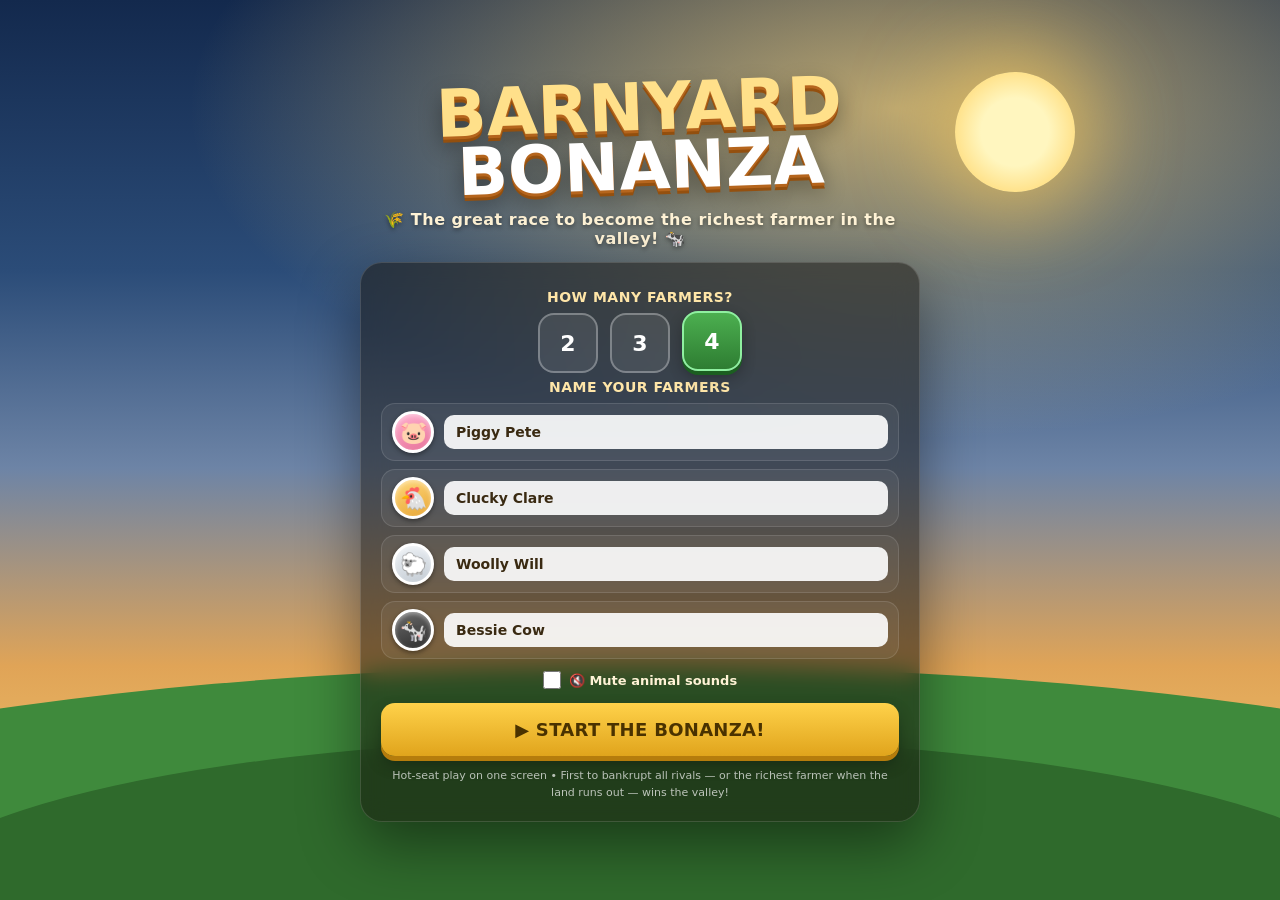
<file: games/barnyard-bonanza/index.html>
<!DOCTYPE html>
<html lang="en">
<head>
<meta charset="UTF-8">
<meta name="viewport" content="width=device-width, initial-scale=1.0">
<title>Barnyard Bonanza 🚜🐄</title>
<style>
/* ============================================================
   BARNYARD BONANZA — PREMIUM EDITION
   ============================================================ */
:root{
  --wood-1:#6b4325; --wood-2:#4e2f18; --wood-3:#8a5a31; --wood-edge:#3a2110;
  --parch-1:#fdf6e3; --parch-2:#f4e8c8;
  --ink:#3a2a12; --ink-soft:#6b5638;
  --gold:#f5c542; --gold-deep:#d99a1c;
  --emerald:#2e7d32; --emerald-lt:#4caf50;
  --glass:rgba(20,16,10,0.55);
  --glass-brd:rgba(255,255,255,0.14);
  --shadow-lg:0 22px 60px rgba(0,0,0,.45);
  --font:'SF Pro Rounded','Nunito','Varela Round',system-ui,-apple-system,'Segoe UI',sans-serif;
}
*{box-sizing:border-box;margin:0;padding:0;}
html,body{height:100%;}
body{
  font-family:var(--font);
  color:var(--ink);
  min-height:100vh;
  overflow-x:hidden;
  background:
    radial-gradient(120% 90% at 78% 8%, rgba(255,214,120,.55) 0%, transparent 42%),
    linear-gradient(180deg,#12294d 0%, #274a78 26%, #5f7fa6 46%, #d59a52 68%, #f0b95e 82%, #f6cf74 100%);
  background-attachment:fixed;
}
/* layered rolling-hill silhouettes */
.hills{position:fixed;left:0;right:0;bottom:0;height:46vh;z-index:0;pointer-events:none;}
.hills span{position:absolute;left:-5%;right:-5%;bottom:0;display:block;border-radius:50% 50% 0 0/100% 100% 0 0;}
.hills .h1{height:30vh;background:linear-gradient(#4f9a4a,#3c7d38);opacity:.9;transform:scaleX(1.4);}
.hills .h2{height:22vh;background:linear-gradient(#3f8a3c,#2f6a2c);left:-20%;right:20%;transform:scaleX(1.5);}
.hills .h3{height:16vh;background:linear-gradient(#357a33,#245223);left:15%;right:-25%;transform:scaleX(1.6);}
.hills .barn-far{position:absolute;bottom:9vh;right:14%;font-size:34px;opacity:.28;filter:blur(.4px);}
.hills .tree-far{position:absolute;bottom:11vh;left:12%;font-size:40px;opacity:.25;}

/* ---------------- HEADER ---------------- */
header{position:relative;z-index:2;text-align:center;padding:14px 10px 4px;}
.logo{
  display:inline-block;font-weight:800;letter-spacing:.5px;line-height:.92;
  font-size:40px;
  color:#fff;
  text-shadow:
    0 2px 0 #b5651d, 0 4px 0 #94500f,
    0 6px 12px rgba(0,0,0,.4);
  transform:rotate(-1.5deg);
}
.logo .b{color:#ffe08a;}
.logo .em{font-size:34px;-webkit-text-fill-color:initial;text-shadow:0 3px 6px rgba(0,0,0,.35);}
.tagline{color:#fff3d6;font-weight:700;font-size:14px;margin-top:2px;
  text-shadow:0 1px 3px rgba(0,0,0,.4);}
.statusbar{display:inline-flex;gap:14px;align-items:center;margin-top:8px;
  background:rgba(0,0,0,.35);border:1px solid var(--glass-brd);border-radius:999px;
  padding:5px 16px;color:#fff;font-weight:700;font-size:13px;backdrop-filter:blur(6px);}
.statusbar .dot{width:8px;height:8px;border-radius:50%;background:var(--gold);
  box-shadow:0 0 8px var(--gold);}

/* ---------------- SCALING STAGE (fits any window) ---------------- */
#stageWrap{position:relative;z-index:2;display:flex;justify-content:center;width:100%;}
#stage{width:1360px;height:880px;flex:0 0 auto;transform-origin:top center;}

/* ---------------- APP GRID ---------------- */
#app{position:relative;z-index:2;display:grid;
  grid-template-columns:290px 700px 300px;gap:18px;justify-content:center;
  align-items:start;padding:10px 16px 40px;width:1360px;margin:0 auto;}

/* ---------------- BOARD ---------------- */
#boardWrap{position:relative;}
#board{
  position:relative;width:700px;height:700px;
  display:grid;
  grid-template-columns:96px repeat(9,56px) 96px;
  grid-template-rows:96px repeat(9,56px) 96px;
  padding:16px;
  border-radius:26px;
  background:
    repeating-linear-gradient(115deg, #6e4526 0 7px, #5c3820 7px 14px),
    linear-gradient(135deg,#7a4d29,#4e2f18);
  box-shadow:
    0 0 0 3px var(--wood-edge),
    0 0 0 10px #7a4d29,
    0 0 0 13px var(--wood-edge),
    inset 0 3px 8px rgba(255,220,170,.35),
    inset 0 -6px 16px rgba(0,0,0,.5),
    var(--shadow-lg);
}
/* inner felt behind squares */
#board::before{content:"";position:absolute;inset:14px;border-radius:14px;
  background:radial-gradient(120% 120% at 50% 40%, #2f7d3a 0%, #256130 70%, #1c4d26 100%);
  box-shadow:inset 0 0 40px rgba(0,0,0,.5);z-index:0;}

.sq{position:relative;z-index:1;background:linear-gradient(160deg,var(--parch-1),var(--parch-2));
  border-radius:6px;margin:2px;overflow:hidden;cursor:pointer;
  display:flex;flex-direction:column;
  box-shadow:0 1px 2px rgba(0,0,0,.35), inset 0 0 0 1px rgba(255,255,255,.5);
  transition:transform .12s ease, box-shadow .12s ease;font-size:9px;}
.sq:hover{transform:translateY(-2px) scale(1.04);z-index:9;
  box-shadow:0 6px 14px rgba(0,0,0,.4),0 0 0 2px var(--gold);}
.sq .cbar{height:15px;flex:0 0 auto;position:relative;
  box-shadow:inset 0 -2px 3px rgba(0,0,0,.28), inset 0 2px 2px rgba(255,255,255,.4);}
.sq .body{flex:1;display:flex;flex-direction:column;align-items:center;justify-content:center;
  text-align:center;padding:1px 2px;gap:1px;}
.sq .nm{font-weight:800;font-size:8px;line-height:1.02;color:#3a2a12;}
.sq .ico{font-size:16px;line-height:1;filter:drop-shadow(0 1px 1px rgba(0,0,0,.25));
  animation:idleBob 2.6s ease-in-out infinite;}
@keyframes idleBob{0%,100%{transform:translateY(0);}50%{transform:translateY(-2px);}}
.sq .pr{font-size:8px;font-weight:800;color:#2a5d2a;background:rgba(255,255,255,.6);
  border-radius:4px;padding:0 3px;}
.sq.special .body{gap:2px;}
.sq.special .nm{font-size:7.5px;color:#5a4426;}
.sq.rail .ico,.sq.util .ico{font-size:18px;}

/* corners */
.sq.corner{border-radius:9px;}
.sq.corner .body{justify-content:center;padding:3px;}
.sq.corner .ico{font-size:30px;}
.sq.corner .nm{font-size:10px;margin-top:2px;letter-spacing:.3px;}
.corner-home{background:radial-gradient(120% 120% at 50% 30%,#bfe9a0,#7cc356);}
.corner-home .nm{color:#2c5c1c;}
.corner-jail{background:radial-gradient(120% 120% at 50% 30%,#6b4a2e,#3f2a17);}
.corner-jail .nm{color:#ffe8c9;}
.corner-jail .ico{filter:drop-shadow(0 1px 2px rgba(0,0,0,.6));}
.corner-parking{background:radial-gradient(120% 120% at 50% 30%,#ffe08a,#f0b429);overflow:visible;}
.corner-parking .nm{color:#7a4f05;}
.corner-fox{background:radial-gradient(120% 120% at 50% 30%,#b5382f,#7a1d18);}
.corner-fox .nm{color:#ffe0dc;}
/* mud bubbles */
.bubble{position:absolute;bottom:4px;border-radius:50%;background:rgba(180,150,110,.55);
  animation:bub 2.6s ease-in infinite;}
@keyframes bub{0%{transform:translateY(0) scale(.6);opacity:0;}
  20%{opacity:.8;}100%{transform:translateY(-46px) scale(1);opacity:0;}}
/* falling leaves */
.leaf{position:absolute;top:-10px;font-size:11px;animation:fall 4s linear infinite;}
@keyframes fall{0%{transform:translateY(-10px) rotate(0);opacity:0;}
  10%{opacity:1;}100%{transform:translateY(92px) rotate(360deg);opacity:0;}}
/* sun rays for home */
.rays{position:absolute;top:4px;right:4px;width:22px;height:22px;border-radius:50%;
  background:radial-gradient(#fff6c2,#ffd23f);box-shadow:0 0 10px #ffd23f;}

/* owner + barn markers */
.ownerDot{position:absolute;top:2px;right:2px;width:12px;height:12px;border-radius:50%;
  border:2px solid #fff;z-index:6;box-shadow:0 1px 3px rgba(0,0,0,.5);}
.barnRow{position:absolute;bottom:1px;left:0;right:0;text-align:center;font-size:9px;z-index:6;
  text-shadow:0 1px 2px rgba(0,0,0,.6);}
.mortBadge{position:absolute;top:2px;left:2px;font-size:10px;z-index:6;}

/* ---------------- CENTER FARM SCENE ---------------- */
#center{grid-column:2 / 11;grid-row:2 / 11;position:relative;overflow:hidden;
  border-radius:10px;z-index:1;margin:2px;
  background:linear-gradient(#afe4ff 0%,#cfeeff 38%,#8fd35f 38%,#67b345 72%,#4f9636 100%);
  box-shadow:inset 0 0 0 2px rgba(255,255,255,.4), inset 0 0 34px rgba(0,0,0,.28);}
#center .csun{position:absolute;top:var(--skyY,16px);left:var(--skyX,22px);width:56px;height:56px;border-radius:50%;
  transition:top 1.2s ease,left 1.2s ease,opacity .9s ease;
  background:radial-gradient(#fff6bf 40%,#ffd23f);box-shadow:0 0 30px 6px rgba(255,210,63,.7);}
#center .csun::before{content:"";position:absolute;inset:-16px;border-radius:50%;
  background:conic-gradient(from 0deg, rgba(255,210,63,.5) 0 6deg, transparent 6deg 30deg);
  animation:spin 34s linear infinite;}
@keyframes spin{to{transform:rotate(360deg);}}
#center .cloud{position:absolute;background:#fff;border-radius:40px;opacity:.95;
  box-shadow:0 6px 14px rgba(0,0,0,.08);animation:drift 26s linear infinite;}
#center .cloud::before,#center .cloud::after{content:"";position:absolute;background:#fff;border-radius:50%;}
.cloud.c1{top:30px;right:60px;width:88px;height:28px;}
.cloud.c1::before{width:40px;height:40px;top:-16px;left:12px;}
.cloud.c1::after{width:30px;height:30px;top:-10px;left:46px;}
.cloud.c2{top:74px;left:150px;width:64px;height:20px;animation-duration:34s;}
.cloud.c2::before{width:28px;height:28px;top:-12px;left:10px;}
.cloud.c2::after{width:22px;height:22px;top:-8px;left:34px;}
@keyframes drift{0%{transform:translateX(0);}50%{transform:translateX(30px);}100%{transform:translateX(0);}}
/* rolling field rows */
#center .field{position:absolute;left:0;right:0;bottom:0;height:56%;
  background:repeating-linear-gradient(92deg, rgba(0,0,0,.05) 0 20px, transparent 20px 40px);}
/* barn */
.cbarn{position:absolute;left:50%;top:54%;transform:translate(-50%,-50%);width:168px;
  filter:drop-shadow(0 8px 10px rgba(0,0,0,.3));}
.cbarn .roof{width:0;height:0;border-left:96px solid transparent;border-right:96px solid transparent;
  border-bottom:50px solid #9e1f1f;margin:0 auto;position:relative;}
.cbarn .roof::after{content:"";position:absolute;top:50px;left:-96px;width:192px;height:5px;background:#7a1414;}
.cbarn .wall{width:168px;height:96px;margin:0 auto;border-radius:0 0 8px 8px;
  background:linear-gradient(#d83a3a,#b62d2d);position:relative;
  box-shadow:inset 0 0 0 5px #fff, inset 0 -10px 20px rgba(0,0,0,.2);}
.cbarn .wall::before,.cbarn .wall::after{content:"";position:absolute;top:12px;bottom:12px;width:5px;
  background:#fff;transform:rotate(28deg);left:34px;}
.cbarn .wall::after{left:auto;right:34px;transform:rotate(-28deg);}
.cbarn .door{position:absolute;bottom:0;left:50%;transform:translateX(-50%);width:52px;height:62px;
  background:linear-gradient(#8a1717,#6e1111);border-radius:8px 8px 0 0;
  box-shadow:inset 0 0 0 3px #fff;}
.cbarn .door::before{content:"";position:absolute;top:8px;bottom:8px;left:50%;width:2px;background:#fff;}
.csilo{position:absolute;left:calc(50% + 92px);top:50%;transform:translateY(-50%);width:42px;height:130px;
  background:linear-gradient(90deg,#b9b9b9,#eee 45%,#c4c4c4);border-radius:21px 21px 4px 4px;
  filter:drop-shadow(0 6px 8px rgba(0,0,0,.25));}
.csilo .top{width:42px;height:22px;background:linear-gradient(#8f8f8f,#6f6f6f);border-radius:21px 21px 0 0;margin-top:-9px;}
.ctree{position:absolute;font-size:44px;bottom:16px;right:22px;filter:drop-shadow(0 6px 6px rgba(0,0,0,.25));}
.ctree2{position:absolute;font-size:30px;bottom:20px;right:70px;opacity:.9;}
.canimals{position:absolute;bottom:14px;left:20px;font-size:22px;letter-spacing:2px;
  filter:drop-shadow(0 3px 3px rgba(0,0,0,.25));}
.cfence{position:absolute;bottom:6px;left:0;right:0;height:26px;opacity:.85;
  background:
   linear-gradient(#f0e2c0,#f0e2c0) 0 8px/100% 5px no-repeat,
   linear-gradient(#f0e2c0,#f0e2c0) 0 17px/100% 5px no-repeat,
   repeating-linear-gradient(90deg,#f0e2c0 0 5px,transparent 5px 32px);}
.ctitle{position:absolute;top:8px;left:50%;transform:translateX(-50%) rotate(-2deg);
  font-weight:800;font-size:26px;color:#fff;letter-spacing:1px;white-space:nowrap;
  text-shadow:0 2px 0 #b5651d,0 3px 8px rgba(0,0,0,.35);z-index:6;}
.ctitle small{display:block;font-size:11px;text-align:center;color:#fff3d6;letter-spacing:2px;}

/* ---------------- CENTER SCENE — DAY/NIGHT CYCLE ---------------- */
#center{transition:background 3s ease;}
#center.time-dawn{background:linear-gradient(180deg,#2b3a67 0%,#7a5a8a 18%,#e8956b 36%,#f7c873 38%,#8fd35f 38%,#67b345 72%,#4f9636 100%);}
#center.time-day{background:linear-gradient(180deg,#afe4ff 0%,#cfeeff 38%,#8fd35f 38%,#67b345 72%,#4f9636 100%);}
#center.time-dusk{background:linear-gradient(180deg,#241b46 0%,#7a3b5e 20%,#e0703f 36%,#f0a94a 38%,#5f9a4a 38%,#4a7d3c 72%,#3c6530 100%);}
#center.time-night{background:linear-gradient(180deg,#050b1e 0%,#0c1830 26%,#152242 38%,#16321c 38%,#193016 72%,#122510 100%);}
#center .csun{transition:opacity .9s ease;}
#center.time-night .csun,#center.time-dusk .csun{opacity:0;}
.cmoon{position:absolute;top:var(--skyY,16px);left:var(--skyX,22px);width:44px;height:44px;
  border-radius:50%;z-index:1;margin:5px 0 0 5px;
  background:radial-gradient(circle at 35% 35%,#fdfdf5,#c9cbd6);opacity:0;
  box-shadow:0 0 22px 4px rgba(210,220,255,.55);
  transition:opacity 1.2s ease,top 1.2s ease,left 1.2s ease;}
#center.time-night .cmoon,#center.time-dusk .cmoon{opacity:1;}
.cmoon::before{content:"";position:absolute;top:6px;left:2px;width:13px;height:13px;border-radius:50%;background:rgba(170,175,190,.55);}
.cmoon::after{content:"";position:absolute;bottom:7px;right:5px;width:8px;height:8px;border-radius:50%;background:rgba(170,175,190,.45);}
.cstars{position:absolute;inset:0;opacity:0;transition:opacity 1.2s ease;pointer-events:none;z-index:1;}
#center.time-night .cstars{opacity:1;}
.cstars i{position:absolute;width:2px;height:2px;background:#fff;border-radius:50%;
  animation:twinkle 2.6s ease-in-out infinite;box-shadow:0 0 4px 1px rgba(255,255,255,.85);}
@keyframes twinkle{0%,100%{opacity:.25;}50%{opacity:1;}}

/* birds */
.cbird{position:absolute;top:36px;left:0;font-size:14px;opacity:0;z-index:2;
  animation:birdFly 12s linear infinite;}
.cbird.b2{animation-duration:15s;animation-delay:4s;top:58px;}
@keyframes birdFly{0%{transform:translate(-10%,10px) scale(.9);opacity:0;}
  8%{opacity:.9;}50%{transform:translate(60%,-6px) scale(1);}
  92%{opacity:.9;}100%{transform:translate(130%,-16px) scale(1.05);opacity:0;}}

/* windmill */
.cwindmill{position:absolute;left:6%;bottom:30%;width:9px;height:64px;z-index:2;
  background:linear-gradient(#d8d8d8,#a2a2a2);border-radius:3px;
  filter:drop-shadow(0 4px 4px rgba(0,0,0,.25));}
.cwindmill .hub{position:absolute;top:-7px;left:50%;transform:translate(-50%,0);width:14px;height:14px;
  border-radius:50%;background:#8a6a3a;z-index:2;}
.cwindmill .blades{position:absolute;top:0;left:50%;width:0;height:0;transform-origin:0 0;
  animation:spinBlades 4.5s linear infinite;}
.cwindmill .blade{position:absolute;width:4px;height:32px;left:-2px;top:-32px;
  background:linear-gradient(#fdf6e3,#e6d6a4);border-radius:3px;transform-origin:50% 100%;}
.cwindmill .blade:nth-child(2){transform:rotate(90deg);}
.cwindmill .blade:nth-child(3){transform:rotate(180deg);}
.cwindmill .blade:nth-child(4){transform:rotate(270deg);}
@keyframes spinBlades{to{transform:rotate(360deg);}}

/* silo smoke */
.csmoke{position:absolute;left:calc(50% + 100px);top:38%;width:9px;height:9px;border-radius:50%;
  background:rgba(255,255,255,.55);filter:blur(1px);z-index:3;animation:smokeUp 4.4s ease-in infinite;}
.csmoke.s2{animation-delay:1.4s;left:calc(50% + 96px);}
.csmoke.s3{animation-delay:2.8s;left:calc(50% + 104px);}
@keyframes smokeUp{0%{transform:translateY(0) scale(.6);opacity:0;}
  20%{opacity:.55;}100%{transform:translateY(-58px) scale(1.7);opacity:0;}}

/* crop rows sway in the wind */
.ccrops{position:absolute;left:36%;bottom:13%;font-size:17px;letter-spacing:7px;z-index:2;
  transform-origin:bottom center;animation:cropSway 3.2s ease-in-out infinite;
  filter:drop-shadow(0 2px 2px rgba(0,0,0,.2));}
@keyframes cropSway{0%,100%{transform:rotate(-3deg);}50%{transform:rotate(3deg);}}

/* driving tractor loop */
.ctractor{position:absolute;bottom:11%;left:-10%;font-size:24px;z-index:3;
  animation:tractorLoop 17s linear infinite;filter:drop-shadow(0 3px 3px rgba(0,0,0,.3));}
@keyframes tractorLoop{
  0%{left:-10%;transform:scaleX(1) translateY(0);}
  46%{left:76%;transform:scaleX(1) translateY(-2px);}
  50%{left:78%;transform:scaleX(-1) translateY(-2px);}
  96%{left:-8%;transform:scaleX(-1) translateY(0);}
  100%{left:-10%;transform:scaleX(1) translateY(0);}}

/* wandering barnyard critters */
.canimals{position:absolute;bottom:14px;left:0;right:0;height:24px;z-index:3;}
.canimals .critter{position:absolute;font-size:22px;filter:drop-shadow(0 3px 3px rgba(0,0,0,.25));
  animation:wander 7s ease-in-out infinite;}
.canimals .critter.c1{left:8%;animation-duration:6.2s;}
.canimals .critter.c2{left:20%;animation-duration:8.1s;animation-delay:.6s;}
.canimals .critter.c3{left:32%;animation-duration:6.7s;animation-delay:1.3s;}
@keyframes wander{0%,100%{transform:translateX(0) scaleX(1);}
  45%{transform:translateX(26px) scaleX(1);}
  50%{transform:translateX(26px) scaleX(-1);}
  95%{transform:translateX(0) scaleX(-1);}}

/* fireflies — only glow at night */
.cfireflies{position:absolute;inset:0;opacity:0;transition:opacity 1s ease;pointer-events:none;z-index:3;}
#center.time-night .cfireflies{opacity:1;}
.firefly{position:absolute;width:4px;height:4px;border-radius:50%;background:#d6ff7a;
  box-shadow:0 0 6px 2px rgba(214,255,122,.85);animation:flyDrift 6s ease-in-out infinite;}
@keyframes flyDrift{0%,100%{transform:translate(0,0);opacity:.2;}
  25%{transform:translate(14px,-10px);opacity:1;}
  50%{transform:translate(4px,-18px);opacity:.4;}
  75%{transform:translate(-10px,-6px);opacity:.9;}}

/* fox dash (Fox Alert / Fox in Yard events) */
.cfox{position:absolute;bottom:12%;left:-10%;font-size:26px;opacity:0;z-index:7;pointer-events:none;
  filter:drop-shadow(0 3px 3px rgba(0,0,0,.3));}
.cfox.run{animation:foxDash 1.7s ease-in forwards;}
@keyframes foxDash{0%{left:-10%;opacity:0;transform:scaleX(1);}
  10%{opacity:1;}85%{left:104%;opacity:1;transform:scaleX(1);}100%{left:110%;opacity:0;}}

/* rain (Mud Pile cards) */
.rainLayer{position:absolute;inset:0;opacity:0;pointer-events:none;transition:opacity .6s ease;z-index:5;}
#center.raining .rainLayer{opacity:1;}
#center.raining::after{content:"";position:absolute;inset:0;background:rgba(40,55,80,.28);
  z-index:4;pointer-events:none;}
.rainDrop{position:absolute;top:-16px;width:2px;height:16px;background:rgba(210,230,255,.75);
  animation:rainFall linear infinite;}
@keyframes rainFall{0%{transform:translateY(-16px);opacity:0;}
  10%{opacity:.9;}100%{transform:translateY(320px);opacity:.2;}}

/* golden sparkle burst (Hay Bale cards) */
.sparkleLayer{position:absolute;inset:0;pointer-events:none;z-index:6;}
.sparkle{position:absolute;font-size:20px;opacity:0;animation:sparklePop 1s ease-out forwards;}
@keyframes sparklePop{0%{transform:translateY(0) scale(.4);opacity:0;}
  30%{opacity:1;}100%{transform:translateY(-40px) scale(1.1);opacity:0;}}

/* barn doors + weather vane */
.cbarn .doorway{position:absolute;bottom:0;left:50%;transform:translateX(-50%);width:52px;height:62px;
  border-radius:8px 8px 0 0;background:linear-gradient(#41180c,#1b0703);transition:box-shadow .5s ease;}
.cbarn.open .doorway{box-shadow:0 0 22px 8px rgba(255,214,120,.8), inset 0 0 16px rgba(255,196,80,.55);}
.cbarn .door{transition:transform .55s cubic-bezier(.3,1,.4,1);}
.cbarn.open .door{transform:translateX(-50%) scaleX(.12);}
.cbarn .vane{position:absolute;top:-24px;left:50%;font-size:15px;z-index:5;
  transform-origin:50% 100%;animation:vaneSway 7s ease-in-out infinite;}
@keyframes vaneSway{0%,100%{transform:translateX(-50%) rotate(-16deg);}
  35%{transform:translateX(-50%) rotate(18deg);}70%{transform:translateX(-50%) rotate(-6deg);}}

/* duck pond */
.cpond{position:absolute;right:4%;bottom:19%;width:92px;height:32px;border-radius:50%;z-index:2;
  background:radial-gradient(ellipse at 42% 34%,#a7e4fb,#49a9d8 58%,#2f7fae);
  box-shadow:inset 0 3px 9px rgba(255,255,255,.5),0 3px 7px rgba(0,0,0,.28);}
.cpond::after{content:"";position:absolute;left:24%;top:28%;width:44px;height:15px;border-radius:50%;
  border:2px solid rgba(255,255,255,.5);animation:ripple 3.6s ease-in-out infinite;}
@keyframes ripple{0%{transform:scale(.5);opacity:.85;}100%{transform:scale(1.4);opacity:0;}}
.cduck{position:absolute;right:8%;bottom:23%;font-size:15px;z-index:3;
  animation:paddle 9s ease-in-out infinite;filter:drop-shadow(0 2px 2px rgba(0,0,0,.25));}
.cduck.d2{bottom:20%;right:15%;font-size:13px;animation-duration:11s;animation-delay:1.4s;}
@keyframes paddle{0%,100%{transform:translateX(0) scaleX(1);}
  45%{transform:translateX(-38px) scaleX(1);}50%{transform:translateX(-38px) scaleX(-1);}
  95%{transform:translateX(0) scaleX(-1);}}

/* whose-turn signpost */
.csign{position:absolute;left:1%;bottom:12%;width:100px;z-index:4;text-align:center;
  transform-origin:50% 100%;animation:signSway 4.6s ease-in-out infinite;}
.csign .plank{display:block;background:linear-gradient(#efd6a4,#d2ac71);border:2px solid #7a4f24;
  border-radius:7px;padding:2px 4px;font-size:10px;font-weight:800;color:#4a3210;white-space:nowrap;
  overflow:hidden;text-overflow:ellipsis;box-shadow:0 3px 6px rgba(0,0,0,.35);}
.csign .post{width:6px;height:30px;margin:0 auto;border-radius:0 0 3px 3px;
  background:linear-gradient(#8a5a31,#5c3820);}
@keyframes signSway{0%,100%{transform:rotate(-2.5deg);}50%{transform:rotate(2.5deg);}}

/* the Barn Pot, growing in front of the barn */
.cpot{position:absolute;left:50%;bottom:27%;transform:translateX(-50%);z-index:4;text-align:center;
  opacity:0;transition:opacity .45s ease;pointer-events:none;}
.cpot.show{opacity:1;}
.cpot .pile{display:block;font-size:19px;line-height:1;
  filter:drop-shadow(0 3px 4px rgba(0,0,0,.45));animation:potPulse 2.2s ease-in-out infinite;}
@keyframes potPulse{0%,100%{transform:scale(1) rotate(-2deg);}50%{transform:scale(1.1) rotate(2deg);}}
.cpot .amt{display:inline-block;margin-top:1px;font-size:10px;font-weight:800;color:#fff;
  background:rgba(20,14,6,.62);border:1px solid rgba(255,214,120,.55);border-radius:8px;padding:0 6px;
  text-shadow:0 1px 2px rgba(0,0,0,.7);}
.potCoin{position:absolute;left:50%;bottom:27%;font-size:17px;z-index:8;pointer-events:none;
  animation:coinBurst 1.1s ease-out forwards;}
@keyframes coinBurst{0%{transform:translate(0,0) scale(.4);opacity:0;}
  25%{opacity:1;}100%{transform:translate(var(--dx),var(--dy)) scale(1.15) rotate(var(--rot));opacity:0;}}

/* ---------------- SEASONS ---------------- */
.cground{position:absolute;left:0;right:0;bottom:0;height:62%;z-index:1;pointer-events:none;
  transition:background 2.5s ease;}
#center.season-spring .cground{background:linear-gradient(rgba(150,225,125,.30),rgba(95,185,85,.22));}
#center.season-summer .cground{background:linear-gradient(rgba(196,228,92,.26),rgba(125,185,62,.20));}
#center.season-autumn .cground{background:linear-gradient(rgba(216,158,68,.36),rgba(170,118,48,.30));}
#center.season-winter .cground{background:linear-gradient(rgba(238,247,255,.60),rgba(198,220,242,.48));}
/* buildings and trees sit above the seasonal ground tint */
.csilo,.cbarn,.ctree,.ctree2,.cfence{z-index:2;}
#center.season-winter .cfence{filter:brightness(1.2) saturate(.55);}
.seasonFX{position:absolute;inset:0;z-index:5;pointer-events:none;overflow:hidden;}
.seasonBit{position:absolute;top:-18px;font-size:12px;animation:seasonFall linear infinite;}
@keyframes seasonFall{
  0%{transform:translate(0,-18px) rotate(0);opacity:0;}
  10%{opacity:.95;}
  50%{transform:translate(20px,260px) rotate(200deg);opacity:.95;}
  100%{transform:translate(-14px,540px) rotate(400deg);opacity:0;}}

/* ---------------- HARVEST FESTIVAL ---------------- */
.bunting{position:absolute;top:30%;left:-2%;right:-2%;height:24px;z-index:6;pointer-events:none;
  opacity:0;transition:opacity .5s ease;}
#center.festival .bunting{opacity:1;}
.bunting i{position:absolute;width:0;height:0;border-left:7px solid transparent;
  border-right:7px solid transparent;border-top:16px solid var(--c,#f5c542);
  transform-origin:50% 0;animation:flagWave 1.7s ease-in-out infinite;}
@keyframes flagWave{0%,100%{transform:rotate(-7deg);}50%{transform:rotate(7deg);}}

/* ---------------- STAMPEDE ---------------- */
.stampede{position:absolute;bottom:13%;left:-25%;z-index:7;white-space:nowrap;pointer-events:none;
  animation:stampedeRun 2.3s ease-in forwards;}
@keyframes stampedeRun{0%{left:-25%;opacity:0;}10%{opacity:1;}90%{opacity:1;}100%{left:106%;opacity:0;}}
.stampede span{display:inline-block;font-size:22px;margin-right:7px;
  filter:drop-shadow(0 3px 3px rgba(0,0,0,.35));animation:gallop .28s ease-in-out infinite;}
@keyframes gallop{0%,100%{transform:translateY(0) rotate(-2deg);}50%{transform:translateY(-7px) rotate(2deg);}}

/* ---------------- LIGHTNING ---------------- */
.boltFlash{position:absolute;inset:0;z-index:7;pointer-events:none;opacity:0;
  background:radial-gradient(120% 80% at 50% 0%,rgba(255,255,255,.95),rgba(190,215,255,.5) 60%,transparent);
  animation:boltIn .6s ease-out forwards;}
@keyframes boltIn{0%{opacity:0;}8%{opacity:1;}18%{opacity:.12;}30%{opacity:.8;}100%{opacity:0;}}

/* the valley fills up as farmers buy and build */
.cplots{position:absolute;inset:0;z-index:2;pointer-events:none;}
.plot{position:absolute;transform:translateX(-50%);text-align:center;
  animation:plotPop .5s cubic-bezier(.2,1.6,.4,1);}
@keyframes plotPop{0%{transform:translateX(-50%) translateY(10px) scale(.2);opacity:0;}
  100%{transform:translateX(-50%) translateY(0) scale(1);opacity:1;}}
.plot .pIco{display:block;font-size:15px;line-height:1;animation:plotBob 3s ease-in-out infinite;}
@keyframes plotBob{0%,100%{transform:translateY(0);}50%{transform:translateY(-2px);}}
.plot .pBarns{display:block;font-size:8px;line-height:1;letter-spacing:-1px;margin-top:-1px;}

/* ---------------- PLAYER TOKENS ---------------- */
.token{position:absolute;width:30px;height:30px;border-radius:50%;
  display:flex;align-items:center;justify-content:center;font-size:17px;
  border:3px solid #fff;z-index:20;pointer-events:none;
  box-shadow:0 3px 8px rgba(0,0,0,.55), inset 0 2px 4px rgba(255,255,255,.4);
  transition:left .18s cubic-bezier(.3,1.4,.5,1),top .18s cubic-bezier(.3,1.4,.5,1);}
.token.turn{animation:tokturn 1.1s ease-in-out infinite;}
@keyframes tokturn{0%,100%{box-shadow:0 3px 8px rgba(0,0,0,.55),0 0 0 3px rgba(245,197,66,.9);}
  50%{box-shadow:0 3px 14px rgba(0,0,0,.55),0 0 0 6px rgba(245,197,66,.35);}}
.token.hop{animation:tokhop .16s ease-out;}
@keyframes tokhop{0%{transform:translateY(0) scale(1);}
  45%{transform:translateY(-10px) scale(1.09,.93);}100%{transform:translateY(0) scale(1);}}
.token.bounce{animation:tokbounce .5s ease;}
@keyframes tokbounce{0%{transform:translateY(0);}30%{transform:translateY(-16px) scale(1.12);}
  55%{transform:translateY(0) scale(.96);}75%{transform:translateY(-6px);}100%{transform:translateY(0) scale(1);}}
/* dust kicked up as tokens hop */
.dust{position:absolute;width:12px;height:12px;border-radius:50%;z-index:19;pointer-events:none;
  background:radial-gradient(circle,rgba(226,206,164,.8),rgba(196,170,120,0));
  animation:dustPuff .55s ease-out forwards;}
@keyframes dustPuff{0%{transform:scale(.35);opacity:.85;}
  100%{transform:scale(1.9) translateY(-7px);opacity:0;}}
/* landing pulse on the square you stop on */
.sq.landed{animation:landFlash .55s ease-out 2;}
@keyframes landFlash{
  0%{box-shadow:0 1px 2px rgba(0,0,0,.35), inset 0 0 0 2px rgba(245,197,66,1), inset 0 0 16px rgba(245,197,66,.9);}
  100%{box-shadow:0 1px 2px rgba(0,0,0,.35), inset 0 0 0 2px rgba(245,197,66,0), inset 0 0 0 rgba(245,197,66,0);}}
/* coins flying between farmers when money changes hands */
.flyCoin{position:fixed;z-index:500;font-size:22px;pointer-events:none;
  filter:drop-shadow(0 3px 5px rgba(0,0,0,.45));}
/* mud splatter when a farmer is sent to the pen */
.splat{position:absolute;width:7px;height:7px;border-radius:50%;z-index:25;pointer-events:none;
  background:radial-gradient(circle at 35% 30%,#8a6038,#4a3018);
  animation:splatFly .85s ease-out forwards;}
@keyframes splatFly{0%{transform:translate(0,0) scale(.4);opacity:0;}
  20%{opacity:1;}100%{transform:translate(var(--dx),var(--dy)) scale(1.15);opacity:0;}}


/* ---------------- GLASS PANELS ---------------- */
.side{display:flex;flex-direction:column;gap:16px;}
.panel{background:var(--glass);border:1px solid var(--glass-brd);border-radius:20px;
  padding:14px;color:#fff;backdrop-filter:blur(12px);-webkit-backdrop-filter:blur(12px);
  box-shadow:0 10px 30px rgba(0,0,0,.35), inset 0 1px 0 rgba(255,255,255,.14);}
@supports not (backdrop-filter:blur(2px)){.panel{background:rgba(28,22,14,.92);}}
.panel h3{font-size:14px;font-weight:800;text-align:center;letter-spacing:.5px;
  margin-bottom:10px;color:#ffe6a8;text-transform:uppercase;
  display:flex;align-items:center;justify-content:center;gap:6px;}
.panel h3::before,.panel h3::after{content:"";height:1px;flex:1;background:linear-gradient(90deg,transparent,rgba(255,255,255,.3),transparent);}

/* player card */
.pcard{position:relative;display:flex;align-items:center;gap:10px;padding:9px;border-radius:14px;
  margin-bottom:9px;background:rgba(255,255,255,.06);border:1.5px solid rgba(255,255,255,.1);
  transition:all .25s ease;overflow:hidden;}
.pcard.active{border-color:var(--gold);background:rgba(245,197,66,.14);
  box-shadow:0 0 0 1px var(--gold),0 6px 20px rgba(245,197,66,.25);}
.pcard.dead{opacity:.4;filter:grayscale(1);}
.pcard .tk{position:relative;width:42px;height:42px;border-radius:50%;flex:0 0 auto;
  display:flex;align-items:center;justify-content:center;font-size:22px;border:3px solid #fff;
  box-shadow:0 2px 6px rgba(0,0,0,.4), inset 0 2px 4px rgba(255,255,255,.4);}
.pcard.active .tk{animation:tokturn 1.1s ease-in-out infinite;}
.pcard .info{flex:1;min-width:0;}
.pcard .pn{font-weight:800;font-size:13px;color:#fff;display:flex;align-items:center;gap:4px;}
.pcard .money{font-size:17px;font-weight:800;color:#8ff0a0;letter-spacing:.3px;
  text-shadow:0 1px 2px rgba(0,0,0,.4);}
.pcard .propStrip{display:flex;gap:2px;margin-top:4px;flex-wrap:wrap;min-height:7px;}
.pcard .propStrip i{width:12px;height:7px;border-radius:2px;display:block;
  box-shadow:0 1px 1px rgba(0,0,0,.4);}
.pcard .plabel{font-size:10px;color:rgba(255,255,255,.65);margin-top:2px;}
/* floating money */
.floatMoney{position:absolute;right:10px;top:8px;font-weight:800;font-size:15px;pointer-events:none;
  animation:floatUp 1.3s ease-out forwards;z-index:30;text-shadow:0 1px 3px rgba(0,0,0,.6);}
.floatMoney.plus{color:#7dff9a;}.floatMoney.minus{color:#ff8f8f;}
@keyframes floatUp{0%{transform:translateY(0);opacity:0;}15%{opacity:1;}
  100%{transform:translateY(-34px);opacity:0;}}

/* ---------------- 3D DICE ---------------- */
#diceStage{position:relative;display:flex;gap:24px;justify-content:center;align-items:center;
  padding:14px 0 6px;perspective:900px;}
.dblFlash{position:absolute;left:50%;top:50%;z-index:5;pointer-events:none;letter-spacing:.5px;
  font-weight:800;font-size:19px;color:#4a3200;background:linear-gradient(#ffe08a,#f0b429);
  border-radius:10px;padding:4px 12px;box-shadow:0 6px 18px rgba(0,0,0,.45);
  animation:dblPop 1.3s ease-out forwards;}
@keyframes dblPop{0%{transform:translate(-50%,-50%) scale(.3) rotate(-12deg);opacity:0;}
  25%{transform:translate(-50%,-50%) scale(1.14) rotate(4deg);opacity:1;}
  70%{transform:translate(-50%,-50%) scale(1) rotate(0);opacity:1;}
  100%{transform:translate(-50%,-170%) scale(.9);opacity:0;}}
.die3d{width:56px;height:56px;position:relative;transform-style:preserve-3d;
  transition:transform .75s cubic-bezier(.28,1.2,.5,1);transform:rotateX(-20deg) rotateY(20deg);}
.die3d.thud{animation:thud .3s ease .75s;}
@keyframes thud{0%{}40%{transform:translateY(4px) scale(1.04,.94);}100%{}}
.die3d .face{position:absolute;width:56px;height:56px;border-radius:12px;
  background:linear-gradient(150deg,#ffffff,#efe7d6);
  box-shadow:inset 0 0 0 2px rgba(255,255,255,.7), inset 0 -6px 12px rgba(0,0,0,.18);
  display:grid;grid-template-columns:repeat(3,1fr);grid-template-rows:repeat(3,1fr);padding:7px;}
.die3d .face .pip{width:9px;height:9px;border-radius:50%;align-self:center;justify-self:center;
  background:radial-gradient(circle at 35% 30%,#5a4a2a,#2a2010);box-shadow:0 1px 1px rgba(0,0,0,.4);}
.die3d .face .pip.hide{visibility:hidden;}
.f-front {transform:translateZ(28px);}
.f-back  {transform:rotateY(180deg) translateZ(28px);}
.f-right {transform:rotateY(90deg) translateZ(28px);}
.f-left  {transform:rotateY(-90deg) translateZ(28px);}
.f-top   {transform:rotateX(90deg) translateZ(28px);}
.f-bottom{transform:rotateX(-90deg) translateZ(28px);}

/* ---------------- BUTTONS ---------------- */
.btn{display:block;width:100%;padding:13px;margin:7px 0;border:none;border-radius:14px;
  font-family:inherit;font-size:15px;font-weight:800;cursor:pointer;letter-spacing:.3px;
  color:#fff;position:relative;transition:transform .08s ease, box-shadow .2s ease, filter .2s;
  background:linear-gradient(#4caf50,#2e7d32);
  box-shadow:0 5px 0 #1b5e20, 0 8px 16px rgba(0,0,0,.3);}
.btn:hover{filter:brightness(1.08);transform:translateY(-1px);}
.btn:active{transform:translateY(4px);box-shadow:0 1px 0 #1b5e20,0 2px 6px rgba(0,0,0,.3);}
.btn:disabled{background:linear-gradient(#9e9e9e,#7a7a7a);box-shadow:0 5px 0 #5f5f5f;
  cursor:not-allowed;filter:none;transform:none;}
.btn.big{font-size:18px;padding:16px;text-transform:uppercase;}
.btn.gold{background:linear-gradient(#ffd24a,#e0a41c);box-shadow:0 5px 0 #b57c0c,0 8px 16px rgba(0,0,0,.3);color:#4a3200;}
.btn.blue{background:linear-gradient(#42a5f5,#1565c0);box-shadow:0 5px 0 #0d47a1,0 8px 16px rgba(0,0,0,.3);}
.btn.red{background:linear-gradient(#ef5350,#c62828);box-shadow:0 5px 0 #8e0000,0 8px 16px rgba(0,0,0,.3);}
.btn.orange{background:linear-gradient(#ffa726,#ef6c00);box-shadow:0 5px 0 #b53d00,0 8px 16px rgba(0,0,0,.3);}
.btn.ghost{background:rgba(255,255,255,.08);border:1.5px solid rgba(255,255,255,.3);
  box-shadow:none;color:#fff;}
.btn.ghost:hover{background:rgba(255,255,255,.18);}
.btn.small{padding:8px;font-size:12px;margin:3px 0;}
.actionHint{text-align:center;font-size:11px;color:rgba(255,255,255,.6);margin-top:2px;}

/* ---------------- EVENT LOG ---------------- */
#log{height:190px;overflow-y:auto;display:flex;flex-direction:column;gap:5px;
  padding-right:4px;}
#log::-webkit-scrollbar{width:6px;}
#log::-webkit-scrollbar-thumb{background:rgba(255,255,255,.25);border-radius:3px;}
.logItem{display:flex;gap:8px;align-items:flex-start;font-size:12px;line-height:1.35;
  color:#f3ead6;padding:5px 7px;border-radius:9px;background:rgba(255,255,255,.05);
  animation:logIn .3s ease;}
@keyframes logIn{from{opacity:0;transform:translateX(10px);}to{opacity:1;transform:none;}}
.logItem .ldot{width:8px;height:8px;border-radius:50%;flex:0 0 auto;margin-top:4px;background:var(--gold);}
.logItem.hi{background:rgba(245,197,66,.15);color:#ffe6a8;font-weight:700;}
.logItem b{color:#fff;}

/* ---------------- MODAL ---------------- */
#overlay{position:fixed;inset:0;z-index:100;display:none;align-items:flex-end;justify-content:center;
  background:rgba(6,10,20,.55);backdrop-filter:blur(6px);-webkit-backdrop-filter:blur(6px);}
#overlay.show{display:flex;}
.modal{background:linear-gradient(#fffdf6,#f4e9cf);border-radius:26px 26px 0 0;
  padding:26px 24px 30px;max-width:440px;width:94%;text-align:center;margin-bottom:0;
  box-shadow:0 -12px 50px rgba(0,0,0,.5);border:2px solid rgba(255,255,255,.6);
  border-bottom:none;transform:translateY(100%);transition:transform .38s cubic-bezier(.2,1,.3,1);
  max-height:92vh;overflow-y:auto;}
#overlay.show .modal{transform:translateY(0);}
@media(min-height:700px){#overlay{align-items:center;}
  .modal{border-radius:26px;border-bottom:2px solid rgba(255,255,255,.6);}}
.modal h2{font-size:22px;font-weight:800;color:#7a3e12;margin-bottom:6px;}
.modal .big{font-size:52px;margin:6px 0;filter:drop-shadow(0 4px 6px rgba(0,0,0,.2));}
.modal p{font-size:15px;margin:8px 0;color:#4a3a20;line-height:1.4;}
.modal .mbtns{display:flex;gap:10px;justify-content:center;flex-wrap:wrap;margin-top:16px;}
.modal .mbtns .btn{width:auto;min-width:120px;flex:1;margin:0;}

/* property detail card */
.pdcard{border-radius:16px;overflow:hidden;margin:10px auto;max-width:270px;
  background:#fff;box-shadow:0 10px 28px rgba(0,0,0,.22);border:1px solid rgba(0,0,0,.08);}
.pdcard .pdhead{color:#fff;padding:14px 10px;font-weight:800;font-size:18px;
  text-shadow:0 1px 3px rgba(0,0,0,.3);position:relative;}
.pdcard .pdhead .pdico{font-size:30px;display:block;margin-bottom:2px;
  filter:drop-shadow(0 2px 3px rgba(0,0,0,.3));}
.pdcard .pdbody{padding:10px 14px;font-size:13px;text-align:left;color:#333;}
.pdcard .pdrow{display:flex;justify-content:space-between;padding:4px 0;
  border-bottom:1px dashed #e2d6b8;}
.pdcard .pdrow:last-child{border-bottom:none;}
.pdcard .pdrow b{color:#2e7d32;}
/* event card */
.eventCard{margin:6px auto 2px;max-width:280px;border-radius:18px;padding:2px;
  animation:cardFlip .5s ease;}
@keyframes cardFlip{from{transform:rotateY(90deg) scale(.9);opacity:0;}to{transform:none;opacity:1;}}
.eventCard .inner{border-radius:16px;padding:18px 16px;background:#fff;
  border:3px dashed rgba(0,0,0,.12);}
.eventCard .etype{font-weight:800;font-size:13px;letter-spacing:1px;text-transform:uppercase;}
.eventCard .eemoji{font-size:50px;margin:8px 0;filter:drop-shadow(0 4px 6px rgba(0,0,0,.2));}
.eventCard .etext{font-size:16px;font-weight:700;color:#3a2a12;line-height:1.35;}


/* ---------------- SPLASH ---------------- */
#splash{position:fixed;inset:0;z-index:300;display:flex;flex-direction:column;
  align-items:center;justify-content:center;overflow:hidden;
  background:
    radial-gradient(120% 80% at 70% 12%, rgba(255,214,120,.7) 0%, transparent 46%),
    linear-gradient(180deg,#13294d 0%,#2b4c78 30%,#6d84a6 52%,#e0a457 74%,#f6cf74 100%);}
#splash .shills{position:absolute;left:0;right:0;bottom:0;height:40vh;}
#splash .shills span{position:absolute;left:-8%;right:-8%;bottom:0;border-radius:50% 50% 0 0/100% 100% 0 0;}
#splash .sh1{height:26vh;background:#3f8a3c;transform:scaleX(1.5);}
#splash .sh2{height:18vh;background:#2f6a2c;left:-25%;right:20%;}
#splash .ssun{position:absolute;top:8vh;right:16%;width:120px;height:120px;border-radius:50%;
  background:radial-gradient(#fff6bf 40%,#ffcf5a);box-shadow:0 0 80px 20px rgba(255,207,90,.6);}
#splash .drive-tractor{position:absolute;bottom:5vh;left:-120px;font-size:64px;
  animation:drive 9s linear infinite;filter:drop-shadow(0 6px 6px rgba(0,0,0,.3));}
@keyframes drive{0%{left:-120px;transform:translateY(0) rotate(0);}
  25%{transform:translateY(-4px) rotate(-2deg);}50%{transform:translateY(0) rotate(0);}
  75%{transform:translateY(-4px) rotate(-2deg);}100%{left:110%;transform:translateY(0);}}
.splashBox{position:relative;z-index:2;text-align:center;padding:20px;max-width:600px;width:94%;
  animation:riseIn .7s cubic-bezier(.2,1,.3,1);}
@keyframes riseIn{from{opacity:0;transform:translateY(30px);}to{opacity:1;transform:none;}}
.splashLogo{font-size:66px;font-weight:800;line-height:.9;color:#fff;transform:rotate(-2deg);
  text-shadow:0 3px 0 #b5651d,0 6px 0 #94500f,0 10px 22px rgba(0,0,0,.4);}
.splashLogo .b{color:#ffe08a;}
.splashLogo .row2{font-size:66px;}
.splashSub{color:#fff3d6;font-weight:700;font-size:16px;margin:14px 0 8px;letter-spacing:.5px;
  text-shadow:0 2px 4px rgba(0,0,0,.4);}
.splashCard{background:rgba(20,16,10,.5);backdrop-filter:blur(12px);border:1px solid var(--glass-brd);
  border-radius:22px;padding:20px;margin-top:14px;color:#fff;box-shadow:var(--shadow-lg);}
.splashCard .lbl{font-weight:800;font-size:14px;color:#ffe6a8;margin:6px 0;text-transform:uppercase;letter-spacing:.5px;}
.countBtns{display:flex;gap:12px;justify-content:center;margin:8px 0 6px;}
.countBtns button{font-family:inherit;font-size:22px;font-weight:800;width:60px;height:60px;
  border-radius:16px;border:2px solid rgba(255,255,255,.3);background:rgba(255,255,255,.08);
  color:#fff;cursor:pointer;transition:all .2s;}
.countBtns button:hover{background:rgba(255,255,255,.18);}
.countBtns button.sel{background:linear-gradient(#4caf50,#2e7d32);border-color:#8ff0a0;
  box-shadow:0 4px 0 #1b5e20,0 6px 14px rgba(0,0,0,.3);transform:translateY(-2px);}
.pRows{display:flex;flex-direction:column;gap:8px;margin:8px 0;}
.pRow{display:flex;align-items:center;gap:10px;background:rgba(255,255,255,.06);
  border:1px solid rgba(255,255,255,.12);border-radius:14px;padding:7px 10px;}
.pRow .av{width:42px;height:42px;border-radius:50%;flex:0 0 auto;display:flex;align-items:center;
  justify-content:center;font-size:22px;border:3px solid #fff;
  box-shadow:0 2px 5px rgba(0,0,0,.4),inset 0 2px 4px rgba(255,255,255,.4);}
.pRow input{flex:1;background:rgba(255,255,255,.9);border:none;border-radius:10px;padding:9px 12px;
  font-family:inherit;font-size:14px;font-weight:700;color:#3a2a12;outline:none;min-width:0;}
.pRow input:focus{box-shadow:0 0 0 2px var(--gold);}
.muteRow{margin:12px 0 4px;font-size:13px;color:#fff3d6;font-weight:700;
  display:flex;align-items:center;justify-content:center;gap:8px;}
.muteRow input{width:18px;height:18px;accent-color:#4caf50;}
.startBtn{margin-top:14px;font-size:20px;padding:16px;animation:pulseBtn 2s ease-in-out infinite;}
@keyframes pulseBtn{0%,100%{box-shadow:0 6px 0 #b57c0c,0 8px 18px rgba(0,0,0,.35);}
  50%{box-shadow:0 6px 0 #b57c0c,0 8px 28px rgba(245,197,66,.6);}}
.smallnote{font-size:11px;color:rgba(255,255,255,.7);margin-top:12px;line-height:1.5;}

/* ---------------- CONFETTI / WIN ---------------- */
#confetti{position:fixed;inset:0;pointer-events:none;z-index:400;overflow:hidden;display:none;}
#confetti.show{display:block;}
.confPiece{position:absolute;top:-20px;width:11px;height:16px;border-radius:2px;
  animation:confFall linear forwards;}
@keyframes confFall{0%{transform:translateY(-20px) rotate(0);opacity:1;}
  100%{transform:translateY(105vh) rotate(720deg);opacity:.9;}}
/* victory fireworks */
.fwPart{position:absolute;width:5px;height:5px;border-radius:50%;pointer-events:none;
  animation:fwFly 1.3s ease-out forwards;}
@keyframes fwFly{0%{transform:translate(0,0) scale(1.4);opacity:1;}
  100%{transform:translate(var(--dx),var(--dy)) scale(.3);opacity:0;}}
/* ================= CORRECTIVE / HARMONIZED STYLES ================= */
/* dice pips — hide non-lit */
.die3d .face .pip{visibility:hidden;}
.die3d .face .pip.on{visibility:visible;}

/* player cards — vertical layout */
.panelTitle{display:none;}
.pcard{flex-direction:column;align-items:stretch;gap:6px;}
.pcHead{display:flex;align-items:center;gap:9px;}
.pcAv{width:40px;height:40px;border-radius:50%;flex:0 0 auto;display:flex;align-items:center;
  justify-content:center;font-size:21px;border:3px solid #fff;
  box-shadow:0 2px 6px rgba(0,0,0,.4),inset 0 2px 4px rgba(255,255,255,.4);}
.pcard.active .pcAv{animation:tokturn 1.1s ease-in-out infinite;}
.pcName{flex:1;min-width:0;}
.pcN{font-weight:800;font-size:14px;color:#fff;}
.jailTag{font-size:10px;color:#ffb3b3;font-weight:700;margin-left:3px;}
.pcMoney{font-size:18px;font-weight:800;color:#8ff0a0;text-shadow:0 1px 2px rgba(0,0,0,.4);}
.propStrip{display:flex;gap:3px;flex-wrap:wrap;min-height:8px;}
.propBit{width:13px;height:8px;border-radius:2px;display:block;box-shadow:0 1px 1px rgba(0,0,0,.4);}
.noProp{font-size:10px;color:rgba(255,255,255,.5);}
.pcFoot{display:flex;align-items:center;gap:6px;font-size:11px;color:rgba(255,255,255,.7);}
.nwLabel{color:rgba(255,255,255,.55);}
.nwVal{font-weight:800;color:#ffe6a8;margin-left:auto;}
.jcTag{background:rgba(245,197,66,.2);border-radius:6px;padding:1px 5px;font-weight:700;color:#ffe6a8;}

/* floatMoney aliases */
.floatMoney.gain{color:#7dff9a;}
.floatMoney.loss{color:#ff8f8f;}

/* turn banner */
.tbIco{display:inline-flex;width:22px;height:22px;border-radius:50%;align-items:center;
  justify-content:center;font-size:13px;vertical-align:middle;border:2px solid #fff;margin-right:5px;}
.tbName{font-weight:800;}

/* log dot colors */
.logItem.good .ldot{background:#4caf50;}
.logItem.bad .ldot{background:#e05555;}
.logItem.info .ldot{background:#5ba4cf;}
.logItem.roll .ldot{background:var(--gold);}

/* modal content */
.mTitle{font-size:22px;font-weight:800;color:#7a3e12;margin-bottom:8px;}
.mButtons{display:flex;gap:10px;justify-content:center;flex-wrap:wrap;margin-top:16px;}
.mButtons .btn{width:auto;min-width:120px;flex:1;margin:0;}

/* property detail */
.pdKind{font-size:11px;letter-spacing:2px;opacity:.85;}
.pdName{font-size:19px;}
.rentTbl{width:100%;border-collapse:collapse;font-size:13px;color:#333;margin:4px 0;}
.rentTbl td{padding:5px 2px;border-bottom:1px dashed #e2d6b8;text-align:left;}
.rentTbl td:last-child{text-align:right;font-weight:800;color:#2e7d32;}
.rentTbl .hotelRow td{border-bottom:none;color:#b8860b;}
.pdMeta{display:flex;justify-content:space-between;gap:6px;margin-top:8px;font-size:11px;
  color:#6a5a3a;flex-wrap:wrap;border-top:1px solid #e2d6b8;padding-top:8px;}
.pdMeta b{color:#3a2a12;}
.pdUtil{font-size:13px;color:#4a3a20;line-height:1.6;text-align:center;}
.pdOwner{margin-top:8px;font-size:12px;text-align:center;color:#555;}
.mortTag{background:#c62828;color:#fff;border-radius:5px;padding:1px 6px;font-size:10px;font-weight:800;}

/* event card flip */
.eventCard{background:none;perspective:1000px;padding:0;}
.eventCard .ecInner{position:relative;width:100%;min-height:200px;transform-style:preserve-3d;
  transition:transform .6s cubic-bezier(.3,1,.4,1);}
.eventCard.flipped .ecInner{transform:rotateY(180deg);}
.eventCard .ecFront,.eventCard .ecBack{position:absolute;inset:0;backface-visibility:hidden;
  -webkit-backface-visibility:hidden;border-radius:16px;padding:18px 16px;display:flex;
  flex-direction:column;align-items:center;justify-content:center;border:3px dashed rgba(0,0,0,.14);}
.eventCard.hay .ecFront,.eventCard.hay .ecBack{background:linear-gradient(160deg,#fff6dc,#ffe4a0);}
.eventCard.mud .ecFront,.eventCard.mud .ecBack{background:linear-gradient(160deg,#e7d8c3,#c9b18f);}
.eventCard .ecBack{transform:rotateY(180deg);}
.ecLabel{font-weight:800;font-size:14px;letter-spacing:1px;color:#6a4a1a;}
.ecQ{font-size:70px;font-weight:800;color:rgba(150,110,40,.35);line-height:1;margin-top:8px;}
.ecText{font-size:16px;font-weight:700;color:#3a2a12;line-height:1.4;margin-top:12px;text-align:center;}

/* manage modal */
.mgHead{display:flex;align-items:center;justify-content:space-between;margin-bottom:12px;}
.mgTitle{font-weight:800;font-size:18px;color:#7a3e12;}
.mgCash{font-weight:800;color:#2e7d32;font-size:16px;}
.mgList{display:flex;flex-direction:column;gap:7px;text-align:left;max-height:52vh;overflow-y:auto;}
.mgRow{display:flex;align-items:center;gap:8px;padding:8px;border-radius:10px;
  background:rgba(0,0,0,.04);flex-wrap:wrap;}
.mgSwatch{width:16px;height:16px;border-radius:4px;flex:0 0 auto;box-shadow:0 1px 2px rgba(0,0,0,.3);}
.mgName{font-weight:700;font-size:13px;color:#3a2a12;flex:1;min-width:90px;}
.mgStat{font-size:12px;color:#6a5a3a;}
.mgActs{display:flex;gap:5px;flex-wrap:wrap;width:100%;}
.mgActs .btn{flex:1;min-width:90px;margin:2px 0;}
.mgActs .btn.disabled{background:linear-gradient(#bcbcbc,#9a9a9a);box-shadow:0 3px 0 #7a7a7a;
  cursor:not-allowed;filter:none;}
.mgEmpty{color:#6a5a3a;font-size:14px;padding:16px;text-align:center;}
/* colour-set progress + build explanations */
.mgSets{display:flex;flex-wrap:wrap;gap:6px;margin-bottom:8px;justify-content:center;}
.mgSet{display:inline-flex;align-items:center;gap:5px;font-size:11px;font-weight:700;color:#4a3a20;
  background:rgba(0,0,0,.06);border-radius:999px;padding:3px 9px;}
.mgSet i{width:10px;height:10px;border-radius:3px;display:block;}
.mgSet.done{background:rgba(76,175,80,.25);color:#2b6b2e;}
.mgHint{font-size:11.5px;color:#6a5a3a;text-align:left;margin:0 0 10px;line-height:1.45;}
.mgWhy{width:100%;font-size:10.5px;color:#a3521f;font-weight:700;line-height:1.35;}

/* ---------------- TRADING ---------------- */
.trHead{font-weight:800;font-size:20px;color:#7a3e12;margin-bottom:2px;}
.trSub{font-size:12px;color:#6a5a3a;margin-bottom:8px;}
.trCols{display:flex;gap:10px;text-align:left;margin:8px 0 4px;}
.trCol{flex:1;min-width:0;background:rgba(0,0,0,.05);border-radius:12px;padding:8px;}
.trCol h4{font-size:11px;text-transform:uppercase;letter-spacing:.5px;color:#7a5a2a;
  margin-bottom:6px;text-align:center;}
.trChips{display:flex;flex-direction:column;gap:4px;max-height:30vh;overflow-y:auto;}
.trChip{display:flex;align-items:center;gap:6px;width:100%;border:1.5px solid rgba(0,0,0,.12);
  background:#fff;border-radius:9px;padding:5px 7px;font-family:inherit;font-size:12px;
  font-weight:700;color:#3a2a12;cursor:pointer;text-align:left;transition:all .15s ease;}
.trChip i{width:11px;height:11px;border-radius:3px;flex:0 0 auto;}
.trChip:hover:not(:disabled){border-color:#e0a41c;}
.trChip.on{background:linear-gradient(#fff2c8,#ffdc84);border-color:#e0a41c;
  box-shadow:0 2px 7px rgba(224,164,28,.45);}
.trChip:disabled{opacity:.42;cursor:not-allowed;}
.trCash{display:flex;align-items:center;justify-content:center;gap:4px;margin:10px 0 2px;}
.trCash button{font-family:inherit;font-weight:800;font-size:11.5px;border:none;border-radius:8px;
  padding:6px 8px;cursor:pointer;background:rgba(0,0,0,.09);color:#3a2a12;white-space:nowrap;}
.trCash button:hover{background:rgba(0,0,0,.18);}
.trCashVal{font-weight:800;font-size:12.5px;flex:1;min-width:0;text-align:center;color:#2e7d32;}
.trNote{font-size:11px;color:#6a5a3a;margin-top:8px;line-height:1.4;}
.trHand{font-size:44px;margin:6px 0;}

/* auction */
.auctHead{font-weight:800;font-size:20px;color:#7a3e12;}
.auctProp{font-size:16px;font-weight:700;color:#3a2a12;margin:6px 0;}
.auctBid{font-size:14px;color:#4a3a20;margin:6px 0;}
.auctWho{font-weight:800;font-size:15px;margin-top:6px;}

/* win screen */
.winTitle{font-size:26px;font-weight:800;color:#b57c0c;margin-bottom:4px;}
.winSub{font-size:13px;color:#6a5a3a;margin-bottom:14px;}
.winStand{display:flex;flex-direction:column;gap:6px;text-align:left;}
.wsRow{display:flex;align-items:center;gap:8px;padding:8px 10px;border-radius:10px;background:rgba(0,0,0,.05);}
.wsRow:first-child{background:linear-gradient(90deg,rgba(245,197,66,.4),rgba(245,197,66,.08));}
.wsRank{font-weight:800;width:20px;color:#7a3e12;}
.wsIco{width:28px;height:28px;border-radius:50%;display:flex;align-items:center;justify-content:center;
  font-size:15px;border:2px solid #fff;flex:0 0 auto;}
.wsName{flex:1;font-weight:700;color:#3a2a12;}
.wsName small{color:#999;font-weight:600;}
.wsWorth{font-weight:800;color:#2e7d32;}

/* board barn icons */
.barnIco{font-size:9px;line-height:1;}
</style>
</head>
<body>
<div class="hills"><span class="h1"></span><span class="h2"></span><span class="h3"></span>
  <span class="barn-far">🏚️</span><span class="tree-far">🌳</span></div>

<!-- ============ SPLASH ============ -->
<div id="splash">
  <div class="shills"><span class="sh1"></span><span class="sh2"></span></div>
  <div class="ssun"></div>
  <div class="drive-tractor">🚜</div>
  <div class="splashBox">
    <div class="splashLogo"><span class="b">BARNYARD</span><div class="row2">BONANZA</div></div>
    <div class="splashSub">🌾 The great race to become the richest farmer in the valley! 🐄</div>
    <div class="splashCard">
      <div class="lbl">How many farmers?</div>
      <div class="countBtns" id="countBtns">
        <button data-n="2">2</button><button data-n="3">3</button><button data-n="4" class="sel">4</button>
      </div>
      <div class="lbl">Name your farmers</div>
      <div class="pRows" id="pRows"></div>
      <label class="muteRow"><input type="checkbox" id="muteChk"> 🔇 Mute animal sounds</label>
      <button class="btn gold big startBtn" onclick="startGame()">▶ Start the Bonanza!</button>
      <div class="smallnote">Hot-seat play on one screen • First to bankrupt all rivals — or the richest farmer when the land runs out — wins the valley!</div>
    </div>
  </div>
</div>

<!-- ============ GAME ============ -->
<div id="stageWrap"><div id="stage">
<header>
  <div class="logo"><span class="em">🚜</span> <span class="b">BARNYARD</span> BONANZA <span class="em">🐄</span></div>
  <div class="tagline">The great farm fortune race</div>
  <div class="statusbar"><span class="dot"></span> Round <span id="roundNum">1</span>
    &nbsp;•&nbsp; <span id="seasonChip">🌱 Spring</span>
    &nbsp;•&nbsp; <span id="turnBanner">Farmer's turn</span></div>
</header>

<div id="app">
  <!-- LEFT: players -->
  <div class="side">
    <div class="panel"><h3>🐮 Farmers</h3><div id="players"></div></div>
  </div>
  <!-- CENTER: board -->
  <div id="boardWrap"><div id="board"></div></div>
  <!-- RIGHT: dice/actions/log -->
  <div class="side">
    <div class="panel"><h3>🎲 Roll & Act</h3>
      <div id="diceStage">
        <div class="die3d" id="die1"></div>
        <div class="die3d" id="die2"></div>
      </div>
      <div id="actionBtns"></div>
    </div>
    <div class="panel"><h3>📜 Farm Journal</h3><div id="log"></div></div>
  </div>
</div>
</div></div>

<div id="overlay"><div class="modal" id="modal"></div></div>
<div id="confetti"></div>

<script>

"use strict";
/* ============================================================
   BARNYARD BONANZA — PREMIUM EDITION (logic)
   ============================================================ */

/* premium group palettes: [solid, gradient-top, gradient-bottom, darkText?] */
const GROUPS = {
  brown:  ['#7B4E2C','#8B5E3C','#6B4226',false],
  lblue:  ['#4E93BE','#5BA4CF','#3D7DB3',false],
  pink:   ['#D65E86','#E8739A','#C4547A',false],
  orange: ['#D6982F','#E8A838','#C4882A',false],
  red:    ['#BB3333','#CC4444','#AA2222',false],
  yellow: ['#D6C23D','#E8D44A','#C4B030',true ],
  green:  ['#3C9A40','#4CAF50','#2E7D32',false],
  dblue:  ['#1157B0','#1565C0','#0D47A1',false],
  garage: ['#3A3A3A','#4A4A4A','#2A2A2A',false],
  util:   ['#B7913D','#C9A24A','#A6812F',false]
};
const GC = {}; const GGRAD = {}; const GTEXT = {};
for(const k in GROUPS){ GC[k]=GROUPS[k][0];
  GGRAD[k]=`linear-gradient(160deg,${GROUPS[k][1]},${GROUPS[k][2]})`;
  GTEXT[k]=GROUPS[k][3]?'#3a2a12':'#fff'; }
const GROUP_NAMES = {
  brown:'Root Veg', lblue:'Flower Fields', pink:'Poultry & Pigs', orange:'Livestock',
  red:'Orchards', yellow:'Barns & Mills', green:'Grand Farms', dblue:'Estates'
};

function P(name,group,price,rents,hc,ico){
  return {type:'prop',name,group,price,rents,houseCost:hc,ico,owner:null,level:0,mortgaged:false};
}
function Gr(name,ico){return {type:'garage',name,group:'garage',price:200,ico,owner:null,mortgaged:false};}
function Ut(name,ico){return {type:'util',name,group:'util',price:150,ico,owner:null,mortgaged:false};}

const BOARD = [
  {type:'go',name:'HOME FARM',ico:'🏡'},
  P('Turnip Patch','brown',60,[2,10,30,90,160,250],50,'🥔'),
  {type:'card',deck:'hay',name:'Hay Bale',ico:'🌾'},
  P('Cabbage Field','brown',60,[4,20,60,180,320,450],50,'🥬'),
  {type:'tax',name:'Tractor Tax',amount:100,ico:'🚜'},
  Gr('Tractor Garage','🚜'),
  P('Strawberry Row','lblue',100,[6,30,90,270,400,550],50,'🍓'),
  {type:'card',deck:'mud',name:'Mud Pile',ico:'🌧️'},
  P('Sunflower Meadow','lblue',100,[6,30,90,270,400,550],50,'🌻'),
  P('Lavender Lane','lblue',120,[8,40,100,300,450,600],50,'💜'),
  {type:'jail',name:'MUD BATH',ico:'🛁'},
  P('Pig Pen','pink',140,[10,50,150,450,625,750],100,'🐷'),
  Ut('The Old Well','⛲'),
  P('Chicken Run','pink',140,[10,50,150,450,625,750],100,'🐔'),
  P('Duck Pond','pink',160,[12,60,180,500,700,900],100,'🦆'),
  Gr('Tractor Garage','🚜'),
  P('Sheep Pasture','orange',180,[14,70,200,550,750,950],100,'🐑'),
  {type:'card',deck:'hay',name:'Hay Bale',ico:'🌾'},
  P('Cow Field','orange',180,[14,70,200,550,750,950],100,'🐄'),
  P('Horse Paddock','orange',200,[16,80,220,600,800,1000],100,'🐴'),
  {type:'parking',name:'HARVEST FEST',ico:'🎪'},
  P('Apple Orchard','red',220,[18,90,250,700,875,1050],150,'🍎'),
  {type:'card',deck:'mud',name:'Mud Pile',ico:'🌧️'},
  P('Pear Orchard','red',220,[18,90,250,700,875,1050],150,'🍐'),
  P('Cherry Grove','red',240,[20,100,300,750,925,1100],150,'🍒'),
  {type:'market',name:'Market Day',ico:'🧺'},
  P('Hay Barn','yellow',260,[22,110,330,800,975,1150],150,'🛖'),
  P('Grain Silo','yellow',260,[22,110,330,800,975,1150],150,'🌽'),
  Ut('Solar Barn','☀️'),
  P('Windmill','yellow',280,[24,120,360,850,1025,1200],150,'🌬️'),
  {type:'gotojail',name:'FOX ALERT',ico:'🦊'},
  P("MacDonald's Farm",'green',300,[26,130,390,900,1100,1275],200,'🎵'),
  P('Tractor Shed','green',300,[26,130,390,900,1100,1275],200,'🏚️'),
  {type:'card',deck:'hay',name:'Hay Bale',ico:'🌾'},
  P('Big Red Barn','green',320,[28,150,450,1000,1200,1400],200,'🚜'),
  {type:'fox',name:'Fox in Yard',ico:'🦊'},
  {type:'card',deck:'mud',name:'Mud Pile',ico:'🌧️'},
  P('Manor Farmhouse','dblue',350,[35,175,500,1100,1300,1500],200,'🏰'),
  {type:'tax',name:'Tractor Tax',amount:75,ico:'🚜'},
  P('Hilltop Estate','dblue',400,[50,200,600,1400,1700,2000],200,'🏔️')
];

/* ---- normalize board to unified schema used by game logic ---- */
BOARD.forEach(sq=>{
  if(sq.type==='prop'){ sq.rent=sq.rents; sq.houses=0; }
  else if(sq.type==='garage'){ sq.rent=[25,50,100,200]; }
  else if(sq.type==='card'){ sq.type = (sq.deck==='hay')?'hay':'mud'; }
  else if(sq.type==='gotojail'){ sq.type='gojail'; }
  else if(sq.type==='fox'){ sq.type='foxyard'; }
});

function gridPos(i){
  if(i===0)  return [11,1];
  if(i===10) return [1,1];
  if(i===20) return [1,11];
  if(i===30) return [11,11];
  if(i>=1&&i<=9)   return [11-i,1];
  if(i>=11&&i<=19) return [1,i-9];
  if(i>=21&&i<=29) return [i-19,11];
  return [11,41-i];
}

/* ============================================================
   AUDIO ENGINE (procedural)
   ============================================================ */
let AC=null, muted=false;
function ac(){ if(!AC){ try{AC=new (window.AudioContext||window.webkitAudioContext)();}catch(e){} }
  if(AC&&AC.state==='suspended')AC.resume(); return AC; }
function tone(type,freq,dur,when,gain,fEnd){
  const c=ac(); if(!c)return;
  const o=c.createOscillator(), g=c.createGain();
  o.type=type; o.frequency.setValueAtTime(freq,when);
  if(fEnd!==undefined) o.frequency.linearRampToValueAtTime(fEnd,when+dur);
  g.gain.setValueAtTime(0.0001,when);
  g.gain.exponentialRampToValueAtTime(gain,when+0.02);
  g.gain.exponentialRampToValueAtTime(0.0001,when+dur);
  o.connect(g); g.connect(c.destination); o.start(when); o.stop(when+dur+0.05);
  return o;
}
function vibrato(o,rate,depth,when,dur){
  const c=ac(); if(!c||!o)return;
  const lfo=c.createOscillator(), lg=c.createGain();
  lfo.frequency.value=rate; lg.gain.value=depth;
  lfo.connect(lg); lg.connect(o.frequency); lfo.start(when); lfo.stop(when+dur);
}
const SND = {
  oink(){ if(muted)return; const c=ac();if(!c)return; const t=c.currentTime;
    const o=tone('square',180,0.18,t,0.25,150); vibrato(o,18,40,t,0.18); tone('square',150,0.16,t+0.14,0.2,120); },
  cluck(){ if(muted)return; const c=ac();if(!c)return; const t=c.currentTime;
    tone('triangle',900,0.05,t,0.22,600); tone('triangle',1400,0.05,t+0.07,0.2,900); tone('triangle',1100,0.06,t+0.15,0.18,700); },
  baa(){ if(muted)return; const c=ac();if(!c)return; const t=c.currentTime;
    const o=tone('sawtooth',330,0.5,t,0.16,300); vibrato(o,12,28,t,0.5); },
  moo(){ if(muted)return; const c=ac();if(!c)return; const t=c.currentTime; tone('sawtooth',150,0.55,t,0.22,95); },
  neigh(){ if(muted)return; const c=ac();if(!c)return; const t=c.currentTime;
    const o=tone('sawtooth',700,0.35,t,0.16,300); vibrato(o,30,120,t,0.35); },
  dice(){ if(muted)return; const c=ac();if(!c)return; let t=c.currentTime;
    for(let i=0;i<7;i++){ const b=c.createOscillator(),g=c.createGain();
      b.type='square'; b.frequency.value=120+Math.random()*260;
      g.gain.setValueAtTime(0.12,t); g.gain.exponentialRampToValueAtTime(0.001,t+0.05);
      b.connect(g);g.connect(c.destination); b.start(t);b.stop(t+0.06); t+=0.055; } },
  chaching(){ if(muted)return; const c=ac();if(!c)return; const t=c.currentTime;
    tone('square',880,0.09,t,0.2); tone('square',1320,0.14,t+0.08,0.2); tone('sine',1760,0.18,t+0.16,0.15); },
  wahwah(){ if(muted)return; const c=ac();if(!c)return; const t=c.currentTime;
    tone('sawtooth',330,0.25,t,0.2,200); tone('sawtooth',260,0.35,t+0.22,0.2,150); },
  boing(){ if(muted)return; const c=ac();if(!c)return; const t=c.currentTime;
    const o=tone('sine',180,0.4,t,0.25,600); vibrato(o,26,180,t,0.4); },
  bankrupt(){ if(muted)return; const c=ac();if(!c)return; const t=c.currentTime;
    tone('sawtooth',440,0.2,t,0.2,415); tone('sawtooth',392,0.2,t+0.2,0.2,370);
    tone('sawtooth',330,0.2,t+0.4,0.2,311); tone('sawtooth',262,0.5,t+0.6,0.2,200); },
  win(){ if(muted)return; const c=ac();if(!c)return; const t=c.currentTime;
    [523,659,784,1047,784,1047,1319].forEach((n,i)=>tone('square',n,0.24,t+i*0.16,0.2)); },
  step(){ if(muted)return; const c=ac();if(!c)return; tone('sine',420,0.05,c.currentTime,0.06); },
  thud(){ if(muted)return; const c=ac();if(!c)return; const t=c.currentTime;
    tone('sine',120,0.14,t,0.28,60); },
  /* filtered noise burst — the basis for thunder and hoofbeats */
  rumble(dur,peak,fFrom,fTo,gain){ if(muted)return; const c=ac(); if(!c)return; const t=c.currentTime;
    const buf=c.createBuffer(1,Math.floor(c.sampleRate*dur),c.sampleRate);
    const d=buf.getChannelData(0);
    for(let i=0;i<d.length;i++) d[i]=(Math.random()*2-1)*Math.pow(1-i/d.length,1.6);
    const src=c.createBufferSource(); src.buffer=buf;
    const f=c.createBiquadFilter(); f.type='lowpass';
    f.frequency.setValueAtTime(fFrom,t); f.frequency.exponentialRampToValueAtTime(fTo,t+dur);
    const g=c.createGain(); g.gain.setValueAtTime(0.0001,t);
    g.gain.exponentialRampToValueAtTime(gain,t+peak);
    g.gain.exponentialRampToValueAtTime(0.0001,t+dur);
    src.connect(f); f.connect(g); g.connect(c.destination); src.start(t); src.stop(t+dur); },
  thunder(){ SND.rumble(1.7,0.05,340,70,0.32); },
  stampede(){ SND.rumble(1.9,0.35,260,110,0.22); },
  fanfare(){ if(muted)return; const c=ac();if(!c)return; const t=c.currentTime;
    [523,659,784,1047].forEach((n,i)=>tone('square',n,0.2,t+i*0.1,0.18));
    tone('triangle',1319,0.35,t+0.42,0.15); },
  rooster(){ if(muted)return; const c=ac();if(!c)return; const t=c.currentTime;
    const o=tone('sawtooth',620,0.22,t,0.18,860); vibrato(o,14,50,t,0.22);
    const o2=tone('sawtooth',780,0.3,t+0.24,0.16,520); vibrato(o2,10,70,t+0.24,0.3); },
  owl(){ if(muted)return; const c=ac();if(!c)return; const t=c.currentTime;
    const o=tone('sine',420,0.26,t,0.16,360); vibrato(o,7,14,t,0.26);
    const o2=tone('sine',400,0.34,t+0.36,0.14,330); vibrato(o2,6,12,t+0.36,0.34); },
  crickets(){ if(muted)return; const c=ac();if(!c)return; const t=c.currentTime;
    for(let i=0;i<5;i++) tone('triangle',2400+Math.random()*300,0.035,t+i*0.13,0.07); },
  birdsong(){ if(muted)return; const c=ac();if(!c)return; const t=c.currentTime;
    tone('triangle',1800,0.07,t,0.1,2300); tone('triangle',2200,0.06,t+0.11,0.09,1700);
    tone('triangle',2000,0.08,t+0.22,0.08,2500); }
};


/* ============================================================
   TOKENS / PLAYERS
   ============================================================ */
const TOKENS = [
  {ico:'🐷', grad:'linear-gradient(160deg,#ffb0d0,#e8739a)', color:'#E8739A', sound:'oink',  def:'Piggy Pete'},
  {ico:'🐔', grad:'linear-gradient(160deg,#ffd77a,#e8a838)', color:'#E8A838', sound:'cluck', def:'Clucky Clare'},
  {ico:'🐑', grad:'linear-gradient(160deg,#eef2f6,#c4ccd4)', color:'#C4CCD4', sound:'baa',   def:'Woolly Will'},
  {ico:'🐄', grad:'linear-gradient(160deg,#6b6b6b,#2f2f2f)', color:'#333333', sound:'moo',   def:'Bessie Cow'}
];

/* ============================================================
   CARD DECKS
   ============================================================ */
const HAY_CARDS = [
  {t:'Bank pays a dividend of £50.', a:{money:50}},
  {t:'You inherit Grandpa\'s savings: £100!', a:{money:100}},
  {t:'Egg sale at the gate — collect £20.', a:{money:20}},
  {t:'Won a rosette at the county fair: £10.', a:{money:10}},
  {t:'Vet bill for the herd — pay £50.', a:{money:-50}},
  {t:'Farrier\'s fee — pay £50.', a:{money:-50}},
  {t:'Harvest party! Collect £10 from every farmer.', a:{collect:10}},
  {t:'You find a "Get Out of the Mud Free" ticket!', a:{jailfree:true}},
  {t:'Wander back to the Home Farm.', a:{move:0}},
  {t:'Tractor engine repairs — pay £40.', a:{money:-40}}
];
const MUD_CARDS = [
  {t:'Zoom to Home Farm (collect £100)!', a:{move:0}},
  {t:'Slip into the MUD BATH! Go directly there.', a:{gotojail:true}},
  {t:'Roll up to the Big Red Barn.', a:{move:34}},
  {t:'Trundle over to Manor Farmhouse.', a:{move:37}},
  {t:'Your tractor stalls — go back 3 squares.', a:{back:3}},
  {t:'You find a "Get Out of the Mud Free" ticket!', a:{jailfree:true}},
  {t:'Bank error in your favour — collect £75.', a:{money:75}},
  {t:'Speeding tractor fine — pay £15.', a:{money:-15}},
  {t:'Bumper crop! Sell at market for £120.', a:{money:120}},
  {t:'You spilled the milk — pay every farmer £30.', a:{pay:30}}
];
function shuffle(a){ a=a.slice(); for(let i=a.length-1;i>0;i--){const j=Math.floor(Math.random()*(i+1));[a[i],a[j]]=[a[j],a[i]];} return a; }

/* ============================================================
   GAME STATE
   ============================================================ */
let G_STATE = {
  players:[], cur:0, round:1, hayDeck:[], mudDeck:[], parkingPot:0,
  rolled:false, doublesCount:0, lastRoll:[1,1], busy:false, over:false, numPlayers:4
};

/* ---------- splash wiring ---------- */
let setupCount=4;
function renderSetupRows(){
  const el=document.getElementById('pRows'); el.innerHTML='';
  for(let i=0;i<setupCount;i++){
    const t=TOKENS[i];
    const row=document.createElement('div'); row.className='pRow';
    row.innerHTML=`<div class="av" style="background:${t.grad}">${t.ico}</div>
      <input type="text" id="pname${i}" maxlength="14" placeholder="${t.def}" value="${t.def}">`;
    el.appendChild(row);
  }
}
document.getElementById('countBtns').addEventListener('click',e=>{
  if(e.target.dataset.n){
    setupCount=parseInt(e.target.dataset.n);
    document.querySelectorAll('#countBtns button').forEach(b=>b.classList.toggle('sel',b===e.target));
    renderSetupRows();
  }
});
renderSetupRows();

/* ============================================================
   START GAME
   ============================================================ */
function startGame(){
  muted=document.getElementById('muteChk').checked;
  ac();
  G_STATE.numPlayers=setupCount; G_STATE.players=[];
  for(let i=0;i<setupCount;i++){
    const inp=document.getElementById('pname'+i);
    let nm=(inp&&inp.value.trim())?inp.value.trim():TOKENS[i].def;
    G_STATE.players.push({id:i,tok:TOKENS[i],name:nm,money:1500,pos:0,props:[],
      inJail:false,jailTurns:0,jailCards:0,alive:true});
  }
  BOARD.forEach(s=>{ if(s.owner!==undefined)s.owner=null; if(s.houses!==undefined)s.houses=0; if(s.mortgaged!==undefined)s.mortgaged=false; });
  G_STATE.cur=0; G_STATE.round=1; G_STATE.pot=0;
  G_STATE.hayDeck=shuffle(HAY_CARDS); G_STATE.mudDeck=shuffle(MUD_CARDS);
  G_STATE.doublesCount=0; G_STATE.over=false; G_STATE.busy=false;
  G_STATE.phase='preroll'; G_STATE.canRollAgain=false; G_STATE.started=true; G_STATE.lastRoll=0;
  const sp=document.getElementById('splash'); sp.style.transition='opacity .5s'; sp.style.opacity='0';
  setTimeout(()=>sp.style.display='none',500);
  fitStage();
  buildBoard(); renderPlayers(); buildDie('die1'); buildDie('die2'); setDie('die1',1,false); setDie('die2',1,false); updateActionButtons();
  logMsg('🎉 Welcome to <b>Barnyard Bonanza</b>! '+setupCount+' farmers ready to race.','hi');
  logMsg('🐮 '+curP().name+', it\'s your turn — roll the dice!');
  bannerUpdate(); playTokenSound(curP());
}
function curP(){ return G_STATE.players[G_STATE.cur]; }
function alivePlayers(){ return G_STATE.players.filter(p=>p.alive); }
function playTokenSound(p){ const s=p.tok.sound; if(SND[s])SND[s](); }

/* ============================================================
   BUILD BOARD
   ============================================================ */
function buildBoard(){
  const board=document.getElementById('board'); board.innerHTML='';
  const center=document.createElement('div'); center.id='center';
  center.innerHTML=`
    <div class="ctitle">Barnyard Bonanza<small>★ FARM FORTUNE RACE ★</small></div>
    <div class="cstars" id="cstars"></div>
    <div class="cmoon"></div>
    <div class="csun"></div>
    <div class="cloud c1"></div><div class="cloud c2"></div>
    <div class="cbird">🐦</div><div class="cbird b2">🐦</div>
    <div class="field"></div>
    <div class="cground"></div>
    <div class="bunting" id="bunting"></div>
    <div class="ccrops">🌾🌾🌾🌾🌾</div>
    <div class="cwindmill"><div class="hub"></div><div class="blades">
      <div class="blade"></div><div class="blade"></div><div class="blade"></div><div class="blade"></div>
    </div></div>
    <div class="csilo"><div class="top"></div></div>
    <div class="csmoke"></div><div class="csmoke s2"></div><div class="csmoke s3"></div>
    <div class="cbarn" id="cbarn"><div class="vane">🐓</div><div class="roof"></div>
      <div class="wall"><div class="doorway"></div><div class="door"></div></div></div>
    <div class="cplots" id="cplots"></div>
    <div class="cpot" id="cpot"><span class="pile">💰</span><span class="amt">£0</span></div>
    <div class="cpond"></div><div class="cduck">🦆</div><div class="cduck d2">🦆</div>
    <div class="csign" id="csign"><span class="plank">🚜 Farm</span><div class="post"></div></div>
    <div class="ctractor">🚜</div>
    <div class="cfox" id="cfox">🦊</div>
    <div class="ctree">🌳</div><div class="ctree2">🌲</div>
    <div class="canimals">
      <span class="critter c1">🐔</span><span class="critter c2">🐑</span><span class="critter c3">🐖</span>
    </div>
    <div class="cfireflies" id="cfireflies"></div>
    <div class="seasonFX" id="seasonFX"></div>
    <div class="rainLayer" id="rainLayer"></div>
    <div class="sparkleLayer" id="sparkleLayer"></div>
    <div class="cfence"></div>`;
  board.appendChild(center);
  seedStars(); seedFireflies(); dayNightUpdate(); updateSky(); updateSign(); updatePot();

  BOARD.forEach((sq,i)=>{
    const [r,c]=gridPos(i);
    const el=document.createElement('div'); el.className='sq';
    el.style.gridRow=r; el.style.gridColumn=c; el.dataset.idx=i;
    const corner=(i===0||i===10||i===20||i===30);
    if(corner)el.classList.add('corner');
    let inner='';
    if(sq.type==='prop'){
      inner+=`<div class="cbar" style="background:${GGRAD[sq.group]}"></div>`;
      inner+=`<div class="body"><div class="nm">${sq.name}</div><div class="ico">${sq.ico}</div><div class="pr">£${sq.price}</div></div>`;
    } else if(corner){
      const cls={0:'corner-home',10:'corner-jail',20:'corner-parking',30:'corner-fox'}[i];
      el.classList.add(cls);
      let deco='';
      if(i===0)deco='<div class="rays"></div>';
      if(i===10)deco='<span class="bubble" style="left:20%;width:8px;height:8px;animation-delay:.2s"></span><span class="bubble" style="left:50%;width:11px;height:11px;animation-delay:1s"></span><span class="bubble" style="left:72%;width:7px;height:7px;animation-delay:1.7s"></span>';
      if(i===20)deco='<span class="leaf" style="left:20%;animation-delay:0s">🍂</span><span class="leaf" style="left:55%;animation-delay:1.3s">🍁</span><span class="leaf" style="left:78%;animation-delay:2.4s">🍂</span>';
      inner+=deco+`<div class="body"><div class="ico">${sq.ico}</div><div class="nm">${sq.name}</div></div>`;
    } else if(sq.type==='garage'){
      el.classList.add('rail');
      inner+=`<div class="cbar" style="background:${GGRAD.garage}"></div>`;
      inner+=`<div class="body"><div class="nm">${sq.name}</div><div class="ico">${sq.ico}</div><div class="pr">£${sq.price}</div></div>`;
    } else if(sq.type==='util'){
      el.classList.add('util');
      inner+=`<div class="cbar" style="background:${GGRAD.util}"></div>`;
      inner+=`<div class="body"><div class="nm">${sq.name}</div><div class="ico">${sq.ico}</div><div class="pr">£${sq.price}</div></div>`;
    } else {
      el.classList.add('special');
      inner+=`<div class="body"><div class="ico">${sq.ico}</div><div class="nm">${sq.name}</div>`;
      if(sq.type==='tax')inner+=`<div class="pr">£${sq.amount}</div>`;
      inner+='</div>';
    }
    el.innerHTML=inner;
    const icoEl=el.querySelector('.ico'); if(icoEl)icoEl.style.animationDelay=((i*0.13)%2.6)+'s';
    el.addEventListener('click',()=>showSquareInfo(i));
    board.appendChild(el);
  });

  G_STATE.players.forEach(p=>{
    const t=document.createElement('div'); t.className='token'; t.id='token'+p.id;
    t.style.background=p.tok.grad; t.textContent=p.tok.ico; board.appendChild(t);
  });
  refreshBoardMarkers(); positionAllTokens();
}

function squareCenter(idx){
  const el=document.querySelector('.sq[data-idx="'+idx+'"]');
  if(!el)return {x:0,y:0};
  return { x: el.offsetLeft + el.offsetWidth/2, y: el.offsetTop + el.offsetHeight/2 };
}
function positionAllTokens(){
  const byPos={};
  G_STATE.players.forEach(p=>{ if(!p.alive)return; (byPos[p.pos]=byPos[p.pos]||[]).push(p); });
  Object.keys(byPos).forEach(pos=>{
    const arr=byPos[pos]; const cen=squareCenter(parseInt(pos));
    arr.forEach((p,k)=>{
      const dx=(k%2)*17-8.5, dy=Math.floor(k/2)*17-8.5;
      const t=document.getElementById('token'+p.id);
      if(t){ t.style.left=(cen.x+dx-15)+'px'; t.style.top=(cen.y+dy-15)+'px'; }
    });
  });
  G_STATE.players.forEach(p=>{ const t=document.getElementById('token'+p.id);
    if(t){ t.classList.toggle('turn', p.alive && p.id===G_STATE.cur && !G_STATE.over);
      if(!p.alive)t.style.display='none'; } });
}
function bounceToken(p){
  const t=document.getElementById('token'+p.id); if(!t)return;
  t.classList.remove('bounce','hop'); void t.offsetWidth; t.classList.add('bounce');
}
function hopToken(p){
  const t=document.getElementById('token'+p.id); if(!t)return;
  t.classList.remove('hop'); void t.offsetWidth; t.classList.add('hop');
}
function puffDust(x,y){
  const board=document.getElementById('board'); if(!board)return;
  const d=document.createElement('div'); d.className='dust';
  d.style.left=(x-6)+'px'; d.style.top=(y+3)+'px';
  board.appendChild(d); setTimeout(()=>d.remove(),600);
}
function pulseSquare(idx){
  const el=document.querySelector('.sq[data-idx="'+idx+'"]'); if(!el)return;
  el.classList.remove('landed'); void el.offsetWidth; el.classList.add('landed');
  setTimeout(()=>el.classList.remove('landed'),1500);
}
function flyCoin(fromId,toId){
  const a=document.getElementById('pcard'+fromId), b=document.getElementById('pcard'+toId);
  if(!a||!b)return;
  const ra=a.getBoundingClientRect(), rb=b.getBoundingClientRect();
  const c=document.createElement('div'); c.className='flyCoin'; c.textContent='🪙';
  c.style.left=(ra.right-38)+'px'; c.style.top=(ra.top+10)+'px';
  document.body.appendChild(c);
  const dx=(rb.right-38)-(ra.right-38), dy=(rb.top+10)-(ra.top+10);
  if(c.animate){
    c.animate([{transform:'translate(0,0) scale(.5)',opacity:0},
               {transform:'translate('+(dx*.5)+'px,'+(dy*.5-46)+'px) scale(1.3)',opacity:1,offset:.5},
               {transform:'translate('+dx+'px,'+dy+'px) scale(.75)',opacity:0}],
              {duration:820,easing:'cubic-bezier(.3,.9,.4,1)'});
  }
  setTimeout(()=>c.remove(),860);
}
function flashDoubles(){
  const stage=document.getElementById('diceStage'); if(!stage)return;
  const f=document.createElement('div'); f.className='dblFlash'; f.textContent='DOUBLES!';
  stage.appendChild(f); setTimeout(()=>f.remove(),1400);
}
function splatMud(idx){
  const board=document.getElementById('board'); const cen=squareCenter(idx);
  if(!board)return;
  for(let i=0;i<9;i++){
    const s=document.createElement('div'); s.className='splat';
    const ang=Math.PI*(0.15+Math.random()*0.7), r=26+Math.random()*34;
    s.style.left=(cen.x-3)+'px'; s.style.top=(cen.y-3)+'px';
    s.style.setProperty('--dx',(Math.cos(ang)*r*(Math.random()<.5?-1:1)).toFixed(1)+'px');
    s.style.setProperty('--dy',(-Math.sin(ang)*r).toFixed(1)+'px');
    s.style.animationDelay=(Math.random()*0.15)+'s';
    board.appendChild(s); setTimeout(()=>s.remove(),1100);
  }
}
/* keeps the whole board on screen at any window size */
function fitStage(){
  const wrap=document.getElementById('stageWrap'), stage=document.getElementById('stage');
  if(!wrap||!stage)return;
  const W=1360, H=880;
  let s=Math.min(window.innerWidth/W, window.innerHeight/H);
  s=Math.max(0.4,Math.min(1,s));
  stage.style.transform='scale('+s+')';
  wrap.style.height=(H*s)+'px';
}

/* ============ CENTER SCENE — LIFE & WEATHER ============ */
function seedStars(){
  const box=document.getElementById('cstars'); if(!box)return; box.innerHTML='';
  for(let i=0;i<10;i++){
    const s=document.createElement('i');
    s.style.top=(5+Math.random()*45)+'%'; s.style.left=(5+Math.random()*90)+'%';
    s.style.animationDelay=(Math.random()*2.6)+'s';
    box.appendChild(s);
  }
}
function seedFireflies(){
  const box=document.getElementById('cfireflies'); if(!box)return; box.innerHTML='';
  for(let i=0;i<10;i++){
    const f=document.createElement('span'); f.className='firefly';
    f.style.left=(5+Math.random()*90)+'%'; f.style.top=(20+Math.random()*55)+'%';
    f.style.animationDelay=(Math.random()*5)+'s'; f.style.animationDuration=(4+Math.random()*3)+'s';
    box.appendChild(f);
  }
}
function dayNightUpdate(){
  const center=document.getElementById('center'); if(!center)return;
  const phases=['time-day','time-dusk','time-night','time-dawn'];
  const key=phases[(G_STATE.round-1)%phases.length];
  const changed=center.dataset.phase!==key;
  center.dataset.phase=key;
  phases.forEach(c=>center.classList.remove(c));
  center.classList.add(key);
  seasonUpdate();
  // the farm sounds different at each hour of the day
  if(changed&&G_STATE.started){
    if(key==='time-dawn')SND.rooster();
    else if(key==='time-day')SND.birdsong();
    else if(key==='time-dusk')SND.crickets();
    else SND.owl();
  }
}
/* ---- seasons: the field turns over every few rounds ---- */
const SEASONS=[
  {key:'spring',name:'Spring',ico:'🌱',crops:'🌱🌱🌱🌱🌱',tree:'🌸',tree2:'🌳',bits:['🌸','🌼'],n:10,dur:[7,11]},
  {key:'summer',name:'Summer',ico:'☀️',crops:'🌻🌻🌻🌻🌻',tree:'🌳',tree2:'🌲',bits:['🦋','✨'],n:6, dur:[9,14]},
  {key:'autumn',name:'Autumn',ico:'🍂',crops:'🌾🌾🌾🌾🌾',tree:'🍁',tree2:'🌳',bits:['🍂','🍁'],n:12,dur:[6,10]},
  {key:'winter',name:'Winter',ico:'❄️',crops:'⛄',        tree:'🎄',tree2:'🌲',bits:['❄️','🌨️'],n:14,dur:[8,13]}
];
function currentSeason(){ return SEASONS[Math.floor((G_STATE.round-1)/3)%SEASONS.length]; }
function seasonUpdate(){
  const center=document.getElementById('center'); if(!center)return;
  const s=currentSeason();
  if(center.dataset.season===s.key)return;
  center.dataset.season=s.key;
  SEASONS.forEach(x=>center.classList.remove('season-'+x.key));
  center.classList.add('season-'+s.key);
  const crops=center.querySelector('.ccrops'); if(crops)crops.textContent=s.crops;
  const t1=center.querySelector('.ctree'); if(t1)t1.textContent=s.tree;
  const t2=center.querySelector('.ctree2'); if(t2)t2.textContent=s.tree2;
  const fx=document.getElementById('seasonFX');
  if(fx){
    fx.innerHTML='';
    for(let i=0;i<s.n;i++){
      const b=document.createElement('span'); b.className='seasonBit';
      b.textContent=s.bits[i%s.bits.length];
      b.style.left=(Math.random()*100)+'%';
      b.style.fontSize=(9+Math.random()*7).toFixed(1)+'px';
      b.style.animationDuration=(s.dur[0]+Math.random()*(s.dur[1]-s.dur[0])).toFixed(1)+'s';
      b.style.animationDelay=(-Math.random()*12).toFixed(1)+'s';
      fx.appendChild(b);
    }
  }
}
/* ---- the Harvest Festival takes over the farm ---- */
function festivalMode(){
  const center=document.getElementById('center'), bun=document.getElementById('bunting');
  if(!center||!bun)return;
  if(!bun.children.length){
    const cols=['#f5c542','#e8739a','#4caf50','#5ba4cf','#e8a838','#cc4444'];
    for(let i=0;i<16;i++){
      const f=document.createElement('i');
      f.style.left=(i*6.4+1)+'%';
      f.style.top=(Math.sin(i/15*Math.PI)*-10+10).toFixed(1)+'px';
      f.style.setProperty('--c',cols[i%cols.length]);
      f.style.animationDelay=(i*0.08)+'s';
      bun.appendChild(f);
    }
  }
  center.classList.add('festival');
  SND.fanfare(); triggerSparkle();
  setTimeout(()=>center.classList.remove('festival'),5200);
}
/* ---- a herd bolts across the farm when big money changes hands ---- */
function triggerStampede(){
  const center=document.getElementById('center'); if(!center)return;
  if(center.querySelector('.stampede'))return;
  const herd=['🐄','🐑','🐖','🐔','🐴','🐐'];
  const row=document.createElement('div'); row.className='stampede';
  const n=4+Math.floor(Math.random()*3);
  for(let i=0;i<n;i++){
    const a=document.createElement('span');
    a.textContent=herd[Math.floor(Math.random()*herd.length)];
    a.style.animationDelay=(i*0.07)+'s';
    row.appendChild(a);
  }
  center.appendChild(row);
  SND.stampede();
  setTimeout(()=>row.remove(),2500);
}
function lightningFlash(){
  const center=document.getElementById('center'); if(!center)return;
  const b=document.createElement('div'); b.className='boltFlash';
  center.appendChild(b); SND.thunder();
  setTimeout(()=>b.remove(),700);
}
/* the sun (or moon) tracks across the sky as the farmers take their turns */
function updateSky(){
  const center=document.getElementById('center'); if(!center)return;
  const alive=alivePlayers();
  const idx=Math.max(0,alive.findIndex(p=>p.id===G_STATE.cur));
  const p=alive.length>1 ? idx/(alive.length-1) : .5;
  center.style.setProperty('--skyX',(6+p*76)+'%');
  center.style.setProperty('--skyY',(20-Math.sin(p*Math.PI)*12)+'%');
}
function updateSign(){
  const sign=document.getElementById('csign'); if(!sign)return;
  const plank=sign.querySelector('.plank'); if(!plank)return;
  if(G_STATE.over){ plank.textContent='🏆 Done'; return; }
  const p=curP(); if(!p)return;
  plank.textContent=p.tok.ico+' '+p.name;
}
function updatePot(){
  const pot=document.getElementById('cpot'); if(!pot)return;
  const v=G_STATE.pot||0;
  pot.classList.toggle('show',v>0);
  const amt=pot.querySelector('.amt'); if(amt)amt.textContent='£'+v;
  const pile=pot.querySelector('.pile');
  if(pile)pile.textContent = v>=400?'💰💰💰' : v>=200?'💰💰' : '💰';
}
function burstPot(){
  const center=document.getElementById('center'); if(!center)return;
  for(let i=0;i<14;i++){
    const c=document.createElement('span'); c.className='potCoin'; c.textContent=i%3===0?'🪙':'💰';
    const ang=(Math.PI*2*i)/14, r=60+Math.random()*50;
    c.style.setProperty('--dx',(Math.cos(ang)*r).toFixed(1)+'px');
    c.style.setProperty('--dy',(-Math.abs(Math.sin(ang))*r-24).toFixed(1)+'px');
    c.style.setProperty('--rot',(Math.random()*540-270).toFixed(0)+'deg');
    c.style.animationDelay=(Math.random()*0.25)+'s';
    center.appendChild(c);
    setTimeout(()=>c.remove(),1500);
  }
}
/* every deed farmers own sprouts in the middle of the board, glowing in their colour */
const PLOT_SLOTS=[[20,31],[28,31],[72,31],[80,31],
                  [8,24],[16,24],[24,24],[32,24],[62,24],[70,24],
                  [22,17],[30,17],[54,17],[62,17],[70,17]];
function refreshFarmPlots(){
  const box=document.getElementById('cplots'); if(!box)return;
  const owned=BOARD.map((sq,i)=>({sq,i}))
    .filter(o=>o.sq.type==='prop'&&o.sq.owner!=null&&!o.sq.mortgaged)
    .slice(0,PLOT_SLOTS.length);
  const sig=owned.map(o=>o.i+':'+o.sq.owner+':'+o.sq.houses).join('|');
  if(box.dataset.sig===sig)return;
  box.dataset.sig=sig; box.innerHTML='';
  owned.forEach((o,k)=>{
    const own=G_STATE.players[o.sq.owner]; if(!own)return;
    const d=document.createElement('div'); d.className='plot';
    d.style.left=PLOT_SLOTS[k][0]+'%'; d.style.bottom=PLOT_SLOTS[k][1]+'%';
    d.style.filter='drop-shadow(0 0 4px '+own.tok.color+') drop-shadow(0 2px 2px rgba(0,0,0,.35))';
    const barns = o.sq.houses===5 ? '🏠' : '🛖'.repeat(o.sq.houses);
    d.innerHTML='<span class="pIco">'+o.sq.ico+'</span>'+(barns?'<span class="pBarns">'+barns+'</span>':'');
    box.appendChild(d);
  });
}
function openBarn(){
  const barn=document.getElementById('cbarn'); if(!barn)return;
  barn.classList.add('open');
  setTimeout(()=>barn.classList.remove('open'),1900);
}
function triggerRain(){
  const center=document.getElementById('center'); const layer=document.getElementById('rainLayer');
  if(!center||!layer)return;
  layer.innerHTML='';
  for(let i=0;i<26;i++){
    const d=document.createElement('span'); d.className='rainDrop';
    d.style.left=Math.random()*100+'%';
    d.style.animationDuration=(0.5+Math.random()*0.4)+'s';
    d.style.animationDelay=(Math.random()*0.6)+'s';
    layer.appendChild(d);
  }
  center.classList.add('raining');
  setTimeout(lightningFlash,700);
  if(Math.random()<0.6) setTimeout(lightningFlash,1900);
  setTimeout(()=>{ center.classList.remove('raining'); layer.innerHTML=''; },3200);
}
function triggerSparkle(){
  const layer=document.getElementById('sparkleLayer'); if(!layer)return;
  layer.innerHTML='';
  const icons=['✨','🌟','☀️','🍀'];
  for(let i=0;i<10;i++){
    const s=document.createElement('span'); s.className='sparkle'; s.textContent=icons[i%icons.length];
    s.style.left=(10+Math.random()*80)+'%'; s.style.top=(30+Math.random()*40)+'%';
    s.style.animationDelay=(Math.random()*0.5)+'s';
    layer.appendChild(s);
  }
  setTimeout(()=>{ layer.innerHTML=''; },1500);
}
function triggerFoxRun(){
  const fox=document.getElementById('cfox'); if(!fox)return;
  fox.classList.remove('run'); void fox.offsetWidth; fox.classList.add('run');
  setTimeout(()=>fox.classList.remove('run'),1800);
}


/* ============ BOARD MARKERS ============ */
function refreshBoardMarkers(){
  document.querySelectorAll('.sq').forEach(el=>{
    const idx=parseInt(el.dataset.idx); const sq=BOARD[idx];
    // clear existing markers
    el.querySelectorAll('.ownerDot,.barnRow,.mortBadge').forEach(m=>m.remove());
    if(!sq)return;
    if(sq.type==='prop'||sq.type==='garage'||sq.type==='util'){
      if(sq.owner!=null){
        const own=G_STATE.players[sq.owner];
        const dot=document.createElement('div'); dot.className='ownerDot';
        dot.style.background=own?own.tok.color:'#888';
        el.appendChild(dot);
      }
      if(sq.mortgaged){
        const mb=document.createElement('div'); mb.className='mortBadge'; mb.textContent='M';
        el.appendChild(mb);
      }
      if(sq.type==='prop' && sq.houses>0){
        const row=document.createElement('div'); row.className='barnRow';
        if(sq.houses===5){ const s=document.createElement('span'); s.className='barnIco silo'; s.textContent='🏠'; row.appendChild(s); }
        else { for(let h=0;h<sq.houses;h++){ const s=document.createElement('span'); s.className='barnIco'; s.textContent='🛖'; row.appendChild(s); } }
        el.appendChild(row);
      }
    }
  });
  refreshFarmPlots();
}

/* ============ PLAYER PANEL ============ */
function netWorth(p){
  let w=p.money;
  BOARD.forEach(sq=>{
    if((sq.type==='prop'||sq.type==='garage'||sq.type==='util') && sq.owner===p.id){
      if(!sq.mortgaged) w+=Math.floor(sq.price/2);
      if(sq.type==='prop') w+=sq.houses*Math.floor(sq.houseCost/2);
    }
  });
  return w;
}
function renderPlayers(){
  const box=document.getElementById('players'); box.innerHTML='';
  const title=document.createElement('div'); title.className='panelTitle'; title.textContent='FARMERS';
  box.appendChild(title);
  G_STATE.players.forEach(p=>{
    const c=document.createElement('div'); c.className='pcard'; c.id='pcard'+p.id;
    if(!p.alive)c.classList.add('dead');
    if(p.id===G_STATE.cur && !G_STATE.over)c.classList.add('active');
    c.style.setProperty('--pcol', p.tok.color);
    // header
    const head=document.createElement('div'); head.className='pcHead';
    const av=document.createElement('div'); av.className='pcAv'; av.style.background=p.tok.grad; av.textContent=p.tok.ico;
    const nm=document.createElement('div'); nm.className='pcName';
    nm.innerHTML='<span class="pcN">'+escapeHtml(p.name)+'</span>'+(p.inJail?' <span class="jailTag">🔒 JAIL</span>':'');
    const mon=document.createElement('div'); mon.className='pcMoney'; mon.id='pcMoney'+p.id; mon.textContent='£'+p.money;
    head.appendChild(av); head.appendChild(nm); head.appendChild(mon);
    c.appendChild(head);
    // property strip
    const strip=document.createElement('div'); strip.className='propStrip';
    const owned=BOARD.filter(sq=>(sq.type==='prop'||sq.type==='garage'||sq.type==='util')&&sq.owner===p.id);
    if(owned.length===0){ const e=document.createElement('span'); e.className='noProp'; e.textContent='No deeds yet'; strip.appendChild(e); }
    else owned.forEach(sq=>{
      const i=document.createElement('i'); i.className='propBit';
      let col='#bbb';
      if(sq.type==='prop')col=GC[sq.group]; else if(sq.type==='garage')col='#4a4a55'; else col='#7cb342';
      i.style.background=col;
      if(sq.mortgaged)i.style.opacity='0.3';
      i.title=sq.name; strip.appendChild(i);
    });
    c.appendChild(strip);
    // footer net worth + jail cards
    const foot=document.createElement('div'); foot.className='pcFoot';
    foot.innerHTML='<span class="nwLabel">Net worth</span><span class="nwVal">£'+netWorth(p)+'</span>'+
      (p.jailCards>0?'<span class="jcTag">🎟️×'+p.jailCards+'</span>':'');
    c.appendChild(foot);
    box.appendChild(c);
  });
}
function escapeHtml(s){ return String(s).replace(/[&<>"']/g,m=>({'&':'&amp;','<':'&lt;','>':'&gt;','"':'&quot;',"'":'&#39;'}[m])); }

function floatMoney(pid,amt){
  const card=document.getElementById('pcard'+pid); if(!card)return;
  const f=document.createElement('div'); f.className='floatMoney '+(amt>=0?'gain':'loss');
  f.textContent=(amt>=0?'+£':'−£')+Math.abs(amt);
  card.appendChild(f);
  setTimeout(()=>f.remove(),1400);
}

/* ============ DICE RENDER (3D cube) ============ */
const PIP={1:[4],2:[0,8],3:[0,4,8],4:[0,2,6,8],5:[0,2,4,6,8],6:[0,2,3,5,6,8]};
function faceHTML(n){
  let cells='';
  for(let i=0;i<9;i++){ cells+='<span class="pip'+(PIP[n].includes(i)?' on':'')+'"></span>'; }
  return cells;
}
function buildDie(id){
  const d=document.getElementById(id);
  d.innerHTML=
    '<div class="face f-front">'+faceHTML(1)+'</div>'+
    '<div class="face f-back">'+faceHTML(6)+'</div>'+
    '<div class="face f-right">'+faceHTML(3)+'</div>'+
    '<div class="face f-left">'+faceHTML(4)+'</div>'+
    '<div class="face f-top">'+faceHTML(2)+'</div>'+
    '<div class="face f-bottom">'+faceHTML(5)+'</div>';
}
const DIE_ROT={1:[0,0],6:[0,180],3:[0,-90],4:[0,90],2:[-90,0],5:[90,0]};
function setDie(id,val,tumble){
  const d=document.getElementById(id); const r=DIE_ROT[val];
  const spin=tumble?720:0;
  d.style.transform='rotateX('+(r[0]+spin)+'deg) rotateY('+(r[1]+spin)+'deg)';
}

/* ============ LOG & BANNER ============ */
function logMsg(html,cls){
  const log=document.getElementById('log');
  const item=document.createElement('div'); item.className='logItem'+(cls?' '+cls:'');
  item.innerHTML='<span class="ldot"></span><span class="ltxt">'+html+'</span>';
  log.insertBefore(item, log.firstChild);
  while(log.children.length>40) log.removeChild(log.lastChild);
}
function bannerUpdate(){
  const p=curP();
  document.getElementById('roundNum').textContent=G_STATE.round;
  const chip=document.getElementById('seasonChip');
  if(chip){ const s=currentSeason(); chip.textContent=s.ico+' '+s.name; }
  const banner=document.getElementById('turnBanner');
  if(G_STATE.over){ banner.innerHTML='🏆 Game Over'; return; }
  banner.innerHTML='<span class="tbIco" style="background:'+p.tok.grad+'">'+p.tok.ico+'</span><span class="tbName">'+escapeHtml(p.name)+"'s turn</span>";
}

/* ============ ACTION BUTTONS ============ */
function btn(label,cls,fn){
  const b=document.createElement('button'); b.className='btn '+cls; b.innerHTML=label; b.onclick=fn; return b;
}
function updateActionButtons(){
  const box=document.getElementById('actionBtns'); box.innerHTML='';
  if(G_STATE.over){ box.appendChild(btn('🔄 New Game','ghost',()=>location.reload())); return; }
  const p=curP();
  if(G_STATE.phase==='preroll'){
    if(p.inJail){
      box.appendChild(btn('🎲 Roll for Doubles','gold big',()=>rollDice()));
      if(p.money>=50) box.appendChild(btn('💰 Pay £50 Fine','blue',()=>payJailFine()));
      if(p.jailCards>0) box.appendChild(btn('🎟️ Use Ticket','orange',()=>useJailCard()));
    } else {
      box.appendChild(btn('🎲 ROLL DICE','gold big',()=>rollDice()));
    }
    box.appendChild(btn('🏗️ Manage Farm','ghost',()=>openManage()));
    addTradeButton(box);
  } else if(G_STATE.phase==='postroll'){
    box.appendChild(btn('🏗️ Manage Farm','ghost',()=>openManage()));
    addTradeButton(box);
    if(G_STATE.canRollAgain) box.appendChild(btn('🎲 Roll Again (Doubles!)','gold big',()=>rollDice()));
    else box.appendChild(btn('✅ End Turn','blue big',()=>endTurn()));
  }
}
function addTradeButton(box){
  const me=curP(); if(!me)return;
  const anyoneToDealWith=G_STATE.players.some(o=>o.alive&&o.id!==me.id&&tradableIdx(o.id).length);
  if(anyoneToDealWith||tradableIdx(me.id).length)
    box.appendChild(btn('🤝 Trade Deeds','ghost',()=>openTrade()));
}

/* ============ UTIL ============ */
function wait(ms){ return new Promise(r=>setTimeout(r,ms)); }

/* ============ DICE ROLL / TURN FLOW ============ */
async function rollDice(){
  if(G_STATE.busy)return; G_STATE.busy=true;
  const box=document.getElementById('actionBtns'); box.innerHTML='';
  const a=1+Math.floor(Math.random()*6), b=1+Math.floor(Math.random()*6);
  SND.dice();
  setDie('die1',a,true); setDie('die2',b,true);
  await wait(780);
  document.getElementById('die1').classList.add('thud');
  document.getElementById('die2').classList.add('thud');
  SND.thud();
  setTimeout(()=>{ document.getElementById('die1').classList.remove('thud'); document.getElementById('die2').classList.remove('thud'); },400);
  await wait(250);
  G_STATE.busy=false;
  afterRoll(a,b);
}
async function afterRoll(a,b){
  const p=curP(); const isDouble=(a===b);
  G_STATE.lastRoll=a+b;
  if(isDouble)flashDoubles();
  logMsg('🎲 '+escapeHtml(p.name)+' rolled <b>'+a+'</b> + <b>'+b+'</b> = <b>'+(a+b)+'</b>'+(isDouble?' (doubles!)':''),'roll');
  // Jail handling
  if(p.inJail){
    if(isDouble){
      logMsg('🔓 Doubles! '+escapeHtml(p.name)+' escapes the pen.','good');
      p.inJail=false; p.jailTurns=0;
      G_STATE.doublesCount=0;
      renderPlayers();
      await moveBy(p,a+b);
      G_STATE.canRollAgain=false;
      G_STATE.phase='postroll'; updateActionButtons(); bannerUpdate();
      return;
    } else {
      p.jailTurns++;
      if(p.jailTurns>=3){
        logMsg('⏳ Third try failed — '+escapeHtml(p.name)+' must pay £50.','bad');
        await showModal('<div class="mTitle">🔒 Still Penned!</div><p>Three turns up. You must pay the £50 fine and get out.</p>',[{label:'Pay £50',cls:'blue'}]);
        p.inJail=false; p.jailTurns=0;
        await chargeMoney(p,50,null);
        if(!p.alive){ await nextTurn(); return; }
        renderPlayers();
        await moveBy(p,a+b);
      } else {
        logMsg('🔒 No doubles — '+escapeHtml(p.name)+' stays penned ('+p.jailTurns+'/3).','bad');
        await endTurnDelayed(); return;
      }
      G_STATE.canRollAgain=false;
      G_STATE.phase='postroll'; updateActionButtons(); bannerUpdate();
      return;
    }
  }
  // Doubles chain
  if(isDouble){
    G_STATE.doublesCount++;
    if(G_STATE.doublesCount>=3){
      logMsg('🚨 Three doubles in a row! '+escapeHtml(p.name)+' is sent to the pen.','bad');
      await showModal('<div class="mTitle">🚨 Too Lucky!</div><p>Three doubles in a row — off to the holding pen you go!</p>',[{label:'Aw, shucks',cls:'red'}]);
      sendToJail(p);
      await endTurnDelayed(); return;
    }
  } else {
    G_STATE.doublesCount=0;
  }
  await moveBy(p,a+b);
  await landOn(p);
  if(G_STATE.over)return;
  if(!p.alive){ await nextTurn(); return; }
  G_STATE.canRollAgain=isDouble;
  G_STATE.phase='postroll'; updateActionButtons(); bannerUpdate();
}
async function endTurnDelayed(){ await wait(400); await nextTurn(); }

async function moveBy(p,steps){
  for(let s=0;s<steps;s++){
    const from=squareCenter(p.pos);
    p.pos=(p.pos+1)%40;
    if(p.pos===0){ gainMoney(p,100); openBarn(); logMsg('🌅 '+escapeHtml(p.name)+' passed the Farm Gate — collect £100!','good'); }
    SND.step(); positionAllTokens(); puffDust(from.x,from.y); hopToken(p);
    await wait(150);
  }
  playTokenSound(p);
  bounceToken(p); pulseSquare(p.pos);
  await wait(200);
}
async function moveTo(p,dest,collectSalary){
  while(p.pos!==dest){
    const from=squareCenter(p.pos);
    p.pos=(p.pos+1)%40;
    if(p.pos===0 && collectSalary){ gainMoney(p,100); openBarn(); logMsg('🌅 '+escapeHtml(p.name)+' passed the Farm Gate — collect £100!','good'); }
    SND.step(); positionAllTokens(); puffDust(from.x,from.y); hopToken(p);
    await wait(120);
  }
  bounceToken(p); pulseSquare(p.pos); await wait(200);
}

/* ============ MODAL SYSTEM ============ */
function showModal(html,buttons,opts){
  return new Promise(resolve=>{
    const ov=document.getElementById('overlay'); const modal=document.getElementById('modal');
    modal.className='modal'+(opts&&opts.cls?' '+opts.cls:'');
    modal.innerHTML='<div class="mBody">'+html+'</div>';
    const bar=document.createElement('div'); bar.className='mButtons';
    (buttons||[{label:'OK',cls:'blue'}]).forEach(b=>{
      const el=document.createElement('button'); el.className='btn '+(b.cls||'blue'); el.innerHTML=b.label;
      el.onclick=()=>{ if(b.stay){ if(b.onClick)b.onClick(); return; } closeModal(); resolve(b.value!==undefined?b.value:b.label); };
      bar.appendChild(el);
    });
    modal.appendChild(bar);
    ov.classList.add('show'); modal.classList.add('show');
  });
}
function closeModal(){
  document.getElementById('overlay').classList.remove('show');
  document.getElementById('modal').classList.remove('show');
}

/* ============ MONEY ============ */
function gainMoney(p,amt){
  p.money+=amt; SND.chaching(); floatMoney(p.id,amt);
  const m=document.getElementById('pcMoney'+p.id); if(m)m.textContent='£'+p.money;
  renderPlayers();
}
async function chargeMoney(p,amt,creditor){
  p.money-=amt; floatMoney(p.id,-amt);
  if(creditor && creditor.id!==p.id) flyCoin(p.id,creditor.id);
  const m=document.getElementById('pcMoney'+p.id); if(m)m.textContent='£'+p.money;
  renderPlayers();
  if(p.money<0){
    await resolveDebt(p,creditor);
  }
}
async function resolveDebt(p,creditor){
  // try to auto-liquidate
  while(p.money<0 && hasAssets(p)){
    const raised=autoLiquidate(p);
    if(!raised)break;
  }
  if(p.money<0){
    await bankrupt(p,creditor);
  }
}
function hasAssets(p){
  return BOARD.some(sq=>(sq.type==='prop'||sq.type==='garage'||sq.type==='util')&&sq.owner===p.id);
}
function autoLiquidate(p){
  // sell buildings first (highest), then mortgage
  let best=null;
  BOARD.forEach((sq,i)=>{
    if(sq.type==='prop'&&sq.owner===p.id&&sq.houses>0){
      if(!best||sq.houses>best.houses)best={i,houses:sq.houses,sq};
    }
  });
  if(best){
    const sq=best.sq; sq.houses--; const refund=Math.floor(sq.houseCost/2);
    p.money+=refund; logMsg('🏚️ Auto-sold a building on '+escapeHtml(sq.name)+' for £'+refund+'.','bad');
    refreshBoardMarkers(); renderPlayers();
    const m=document.getElementById('pcMoney'+p.id); if(m)m.textContent='£'+p.money;
    return true;
  }
  // mortgage something
  const toM=BOARD.find(sq=>(sq.type==='prop'||sq.type==='garage'||sq.type==='util')&&sq.owner===p.id&&!sq.mortgaged&&(sq.type!=='prop'||sq.houses===0));
  if(toM){
    toM.mortgaged=true; const cash=Math.floor(toM.price/2); p.money+=cash;
    logMsg('🏦 Auto-mortgaged '+escapeHtml(toM.name)+' for £'+cash+'.','bad');
    refreshBoardMarkers(); renderPlayers();
    const m=document.getElementById('pcMoney'+p.id); if(m)m.textContent='£'+p.money;
    return true;
  }
  return false;
}
async function bankrupt(p,creditor){
  SND.bankrupt(); p.alive=false;
  logMsg('💀 '+escapeHtml(p.name)+' has gone bankrupt!','bad');
  // transfer assets
  BOARD.forEach(sq=>{
    if((sq.type==='prop'||sq.type==='garage'||sq.type==='util')&&sq.owner===p.id){
      if(creditor){
        sq.owner=creditor.id;
        // keep mortgaged status; buildings sold
        if(sq.type==='prop')sq.houses=0;
      } else {
        sq.owner=null; sq.houses=0; sq.mortgaged=false;
      }
    }
  });
  if(creditor && p.jailCards>0){ creditor.jailCards+=p.jailCards; }
  p.jailCards=0;
  await showModal('<div class="mTitle">💀 Bankrupt!</div><p><b>'+escapeHtml(p.name)+'</b> has run out of money and leaves the farm'+(creditor?', handing everything to <b>'+escapeHtml(creditor.name)+'</b>':'')+'.</p>',[{label:'Farewell',cls:'red'}]);
  refreshBoardMarkers(); renderPlayers(); positionAllTokens();
  checkWin();
}

/* ============ LANDING ============ */
async function landOn(p){
  const sq=BOARD[p.pos];
  refreshBoardMarkers();
  switch(sq.type){
    case 'go': logMsg('🌅 '+escapeHtml(p.name)+' rests at the Farm Gate.','info'); break;
    case 'prop': case 'garage': case 'util': await handleProperty(p,sq); break;
    case 'hay': await drawCard(p,'hay'); break;
    case 'mud': await drawCard(p,'mud'); break;
    case 'tax': {
      logMsg('💸 '+escapeHtml(p.name)+' pays £'+sq.amount+' '+sq.name+'.','bad');
      await showModal('<div class="mTitle">💸 '+sq.name+'</div><p>Pay <b>£'+sq.amount+'</b> into the Barn Pot.</p>',[{label:'Pay up',cls:'red'}]);
      G_STATE.pot+=sq.amount; updatePot(); await chargeMoney(p,sq.amount,null);
      break;
    }
    case 'jail': logMsg('👀 '+escapeHtml(p.name)+' is just visiting the pen.','info'); break;
    case 'gojail': {
      triggerFoxRun();
      logMsg('🚨 '+escapeHtml(p.name)+' is sent to the holding pen!','bad');
      await showModal('<div class="mTitle">🦊 Fox Alert!</div><p>Off to the holding pen — do not pass the Farm Gate!</p>',[{label:'Oh no!',cls:'red'}]);
      sendToJail(p); break;
    }
    case 'parking': await harvestFest(p); break;
    case 'market': await marketDay(p); break;
    case 'foxyard': await foxInYard(p); break;
  }
}
function sendToJail(p){
  p.pos=10; p.inJail=true; p.jailTurns=0; G_STATE.doublesCount=0;
  SND.wahwah(); positionAllTokens(); renderPlayers(); splatMud(10);
}
async function harvestFest(p){
  festivalMode();
  logMsg('🎪 '+escapeHtml(p.name)+' reaches the Harvest Festival.','info');
  if(G_STATE.pot>0){
    const pot=G_STATE.pot; G_STATE.pot=0;
    await showModal('<div class="mTitle">🎪 Harvest Festival!</div><p>You collect the Barn Pot of <b>£'+pot+'</b>!</p>',[{label:'Cha-ching!',cls:'gold'}]);
    burstPot(); updatePot();
    gainMoney(p,pot);
  } else {
    await showModal('<div class="mTitle">🎪 Harvest Festival!</div><p>The Barn Pot is empty this time. Enjoy the rest!</p>',[{label:'OK',cls:'blue'}]);
  }
}
async function marketDay(p){
  logMsg('🧺 '+escapeHtml(p.name)+' reaches Market Day — collect £20 from each farmer.','good');
  await showModal('<div class="mTitle">🧺 Market Day!</div><p>Your goods sell well! Collect <b>£20</b> from each other farmer.</p>',[{label:'Collect',cls:'gold'}]);
  for(const o of G_STATE.players){
    if(o.id!==p.id && o.alive){ gainMoney(p,20); await chargeMoney(o,20,p); }
  }
}
async function foxInYard(p){
  triggerFoxRun(); setTimeout(triggerStampede,450);
  logMsg('🦊 A fox is in the yard! '+escapeHtml(p.name)+' pays every other farmer £25.','bad');
  await showModal('<div class="mTitle">🦊 Fox in the Yard!</div><p>Chaos on the farm! Pay <b>£25</b> to each other farmer.</p>',[{label:'Pay everyone',cls:'red'}]);
  for(const o of G_STATE.players){
    if(o.id!==p.id && o.alive){
      gainMoney(o,25);
      await chargeMoney(p,25,o);
      if(!p.alive)break;
    }
  }
}

/* ============ CARDS ============ */
async function drawCard(p,deck){
  const list = deck==='hay'?G_STATE.hayDeck:G_STATE.mudDeck;
  const card=list.shift(); list.push(card);
  const isHay=deck==='hay';
  SND.boing();
  if(isHay) triggerSparkle(); else triggerRain();
  const html='<div class="eventCard '+(isHay?'hay':'mud')+'"><div class="ecInner"><div class="ecFront"><div class="ecLabel">'+(isHay?'🌾 HAY BALE':'🪣 MUD PILE')+'</div><div class="ecQ">?</div></div><div class="ecBack"><div class="ecLabel">'+(isHay?'🌾 HAY BALE':'🪣 MUD PILE')+'</div><div class="ecText">'+card.t+'</div></div></div></div>';
  logMsg((isHay?'🌾':'🪣')+' '+escapeHtml(p.name)+' draws a '+(isHay?'Hay Bale':'Mud Pile')+' card.','info');
  const modalP=showModal(html,[{label:'Continue',cls:isHay?'gold':'orange'}],{cls:'cardModal'});
  setTimeout(()=>{ const ec=document.querySelector('.eventCard'); if(ec)ec.classList.add('flipped'); },150);
  await modalP;
  await applyCard(p,card);
}
async function applyCard(p,card){
  const a=card.a;
  if(a.money!==undefined){
    if(a.money>=0){ gainMoney(p,a.money); logMsg('💰 '+escapeHtml(p.name)+' gains £'+a.money+'.','good'); }
    else { logMsg('💸 '+escapeHtml(p.name)+' pays £'+Math.abs(a.money)+'.','bad'); G_STATE.pot+=Math.abs(a.money); updatePot(); await chargeMoney(p,Math.abs(a.money),null); }
  } else if(a.collect!==undefined){
    for(const o of G_STATE.players){ if(o.id!==p.id&&o.alive){ gainMoney(p,a.collect); await chargeMoney(o,a.collect,p); } }
    logMsg('💰 '+escapeHtml(p.name)+' collects £'+a.collect+' from each farmer.','good');
  } else if(a.pay!==undefined){
    for(const o of G_STATE.players){ if(o.id!==p.id&&o.alive){ gainMoney(o,a.pay); await chargeMoney(p,a.pay,o); if(!p.alive)break; } }
    logMsg('💸 '+escapeHtml(p.name)+' pays each farmer £'+a.pay+'.','bad');
  } else if(a.jailfree){
    p.jailCards++; renderPlayers(); logMsg('🎟️ '+escapeHtml(p.name)+' keeps a Get-Out ticket.','good');
  } else if(a.move!==undefined){
    await moveTo(p,a.move,true);
    await landOn(p);
  } else if(a.gotojail){
    sendToJail(p); logMsg('🚨 '+escapeHtml(p.name)+' heads to the Mud Bath!','bad');
    await showModal('<div class="mTitle">🛁 Mud Bath!</div><p>Off to the holding pen you go.</p>',[{label:'Squelch!',cls:'red'}]);
  } else if(a.back!==undefined){
    for(let s=0;s<a.back;s++){ p.pos=(p.pos-1+40)%40; SND.step(); positionAllTokens(); await wait(120); }
    bounceToken(p); await wait(200);
    logMsg('↩️ '+escapeHtml(p.name)+' moves back '+a.back+' squares.','info');
    await landOn(p);
  }
}

/* ============ PROPERTY ============ */
function groupIndices(group){ return BOARD.map((s,i)=>s.type==='prop'&&s.group===group?i:-1).filter(i=>i>=0); }
function ownsFullGroup(pid,group){ return groupIndices(group).every(i=>BOARD[i].owner===pid); }
function countOwned(pid,type){ return BOARD.filter(s=>s.type===type&&s.owner===pid).length; }
function calcRent(sq,rollTotal){
  if(sq.mortgaged)return 0;
  if(sq.type==='garage'){ const n=countOwned(sq.owner,'garage'); return sq.rent[n-1]||sq.rent[0]; }
  if(sq.type==='util'){ const n=countOwned(sq.owner,'util'); return (n===2?10:4)*rollTotal; }
  // prop
  if(sq.houses>0) return sq.rent[sq.houses];
  let base=sq.rent[0];
  if(ownsFullGroup(sq.owner,sq.group)) base*=2;
  return base;
}
async function handleProperty(p,sq){
  if(sq.owner==null){
    logMsg('🏷️ '+escapeHtml(p.name)+' lands on unowned '+escapeHtml(sq.name)+' (£'+sq.price+').','info');
    if(p.money>=sq.price){
      const choice=await showModal(propCardHTML(BOARD.indexOf(sq),true),[{label:'Buy £'+sq.price,cls:'gold',value:'buy'},{label:'Auction',cls:'ghost',value:'auction'}]);
      if(choice==='buy'){ buyProperty(p,sq); }
      else { await runAuction(BOARD.indexOf(sq)); }
    } else {
      await showModal(propCardHTML(BOARD.indexOf(sq),true),[{label:'Not enough £ — Auction',cls:'ghost',value:'auction'}]);
      await runAuction(BOARD.indexOf(sq));
    }
  } else if(sq.owner===p.id){
    logMsg('🏡 '+escapeHtml(p.name)+' rests on their own '+escapeHtml(sq.name)+'.','info');
  } else {
    const owner=G_STATE.players[sq.owner];
    if(sq.mortgaged){ logMsg('🏦 '+escapeHtml(sq.name)+' is mortgaged — no rent.','info'); return; }
    if(owner.inJail && sq.type!=='prop'){ /* utilities/garages still charge */ }
    const rent=calcRent(sq,G_STATE.lastRoll);
    if(rent>=150)triggerStampede();
    logMsg('💵 '+escapeHtml(p.name)+' pays £'+rent+' rent to '+escapeHtml(owner.name)+'.','bad');
    await showModal('<div class="mTitle">💵 Rent Due!</div><p>'+escapeHtml(sq.name)+' belongs to <b>'+escapeHtml(owner.name)+'</b>.<br>Pay rent of <b>£'+rent+'</b>.</p>',[{label:'Pay £'+rent,cls:'red'}]);
    gainMoney(owner,rent);
    await chargeMoney(p,rent,owner);
  }
}
function buyProperty(p,sq){
  sq.owner=p.id; gainMoney(p,-sq.price); // gainMoney with negative won't play chaching correctly; use direct
  // fix: gainMoney added negative; correct display already done. Play buy sound.
  logMsg('✅ '+escapeHtml(p.name)+' buys '+escapeHtml(sq.name)+' for £'+sq.price+'!','good');
  refreshBoardMarkers(); renderPlayers();
}


/* ============ PROPERTY CARD HTML ============ */
function propCardHTML(idx,forBuy){
  const sq=BOARD[idx];
  let head, body='';
  if(sq.type==='prop'){
    const grad=GGRAD[sq.group], txt=GTEXT[sq.group];
    head='<div class="pdhead" style="background:'+grad+';color:'+txt+'"><div class="pdKind">TITLE DEED</div><div class="pdName">'+escapeHtml(sq.name)+'</div></div>';
    const full=ownsFullGroup(sq.owner,sq.group);
    body='<table class="rentTbl">'+
      '<tr><td>Rent</td><td>£'+sq.rent[0]+'</td></tr>'+
      '<tr><td>With colour set</td><td>£'+(sq.rent[0]*2)+'</td></tr>'+
      '<tr><td>🛖 1 Barn</td><td>£'+sq.rent[1]+'</td></tr>'+
      '<tr><td>🛖 2 Barns</td><td>£'+sq.rent[2]+'</td></tr>'+
      '<tr><td>🛖 3 Barns</td><td>£'+sq.rent[3]+'</td></tr>'+
      '<tr><td>🛖 4 Barns</td><td>£'+sq.rent[4]+'</td></tr>'+
      '<tr class="hotelRow"><td>🏠 Farmhouse</td><td>£'+sq.rent[5]+'</td></tr>'+
      '</table>'+
      '<div class="pdMeta"><span>Price <b>£'+sq.price+'</b></span><span>Build <b>£'+sq.houseCost+'</b></span><span>Mortgage <b>£'+Math.floor(sq.price/2)+'</b></span></div>';
  } else if(sq.type==='garage'){
    head='<div class="pdhead" style="background:linear-gradient(135deg,#5a5a66,#33333d);color:#fff"><div class="pdKind">TRANSPORT</div><div class="pdName">'+escapeHtml(sq.name)+'</div></div>';
    body='<table class="rentTbl">'+
      '<tr><td>1 Garage owned</td><td>£'+sq.rent[0]+'</td></tr>'+
      '<tr><td>2 Garages owned</td><td>£'+sq.rent[1]+'</td></tr>'+
      '<tr><td>3 Garages owned</td><td>£'+sq.rent[2]+'</td></tr>'+
      '<tr><td>4 Garages owned</td><td>£'+sq.rent[3]+'</td></tr>'+
      '</table><div class="pdMeta"><span>Price <b>£'+sq.price+'</b></span><span>Mortgage <b>£'+Math.floor(sq.price/2)+'</b></span></div>';
  } else if(sq.type==='util'){
    head='<div class="pdhead" style="background:linear-gradient(135deg,#8bc34a,#558b2f);color:#fff"><div class="pdKind">UTILITY</div><div class="pdName">'+escapeHtml(sq.name)+'</div></div>';
    body='<p class="pdUtil">If one utility is owned, rent is <b>4×</b> dice roll.<br>If both are owned, rent is <b>10×</b> dice roll.</p>'+
      '<div class="pdMeta"><span>Price <b>£'+sq.price+'</b></span><span>Mortgage <b>£'+Math.floor(sq.price/2)+'</b></span></div>';
  }
  let ownerLine='';
  if(!forBuy && sq.owner!=null){ const o=G_STATE.players[sq.owner]; ownerLine='<div class="pdOwner">Owned by <b style="color:'+o.tok.color+'">'+escapeHtml(o.name)+'</b>'+(sq.mortgaged?' · <span class="mortTag">MORTGAGED</span>':'')+'</div>'; }
  return '<div class="pdcard">'+head+'<div class="pdbody">'+body+ownerLine+'</div></div>';
}
async function showSquareInfo(idx){
  const sq=BOARD[idx];
  if(sq.type==='prop'||sq.type==='garage'||sq.type==='util'){
    await showModal(propCardHTML(idx,false),[{label:'Close',cls:'ghost'}]);
  }
}

/* ============ AUCTION ============ */
async function runAuction(idx){
  const sq=BOARD[idx];
  logMsg('🔨 '+escapeHtml(sq.name)+' goes up for auction!','info');
  let bidders=G_STATE.players.filter(p=>p.alive);
  if(bidders.length===0)return;
  let currentBid=0; let highBidder=null;
  let active=bidders.map(p=>p.id);
  let turnIdx=0;
  while(active.length>1){
    const pid=active[turnIdx%active.length];
    const p=G_STATE.players[pid];
    const minBid=currentBid+10;
    if(p.money<minBid){
      active=active.filter(x=>x!==pid);
      logMsg('🚫 '+escapeHtml(p.name)+' can no longer bid.','info');
      if(turnIdx%active.length>=active.length)turnIdx=0;
      continue;
    }
    const buttons=[
      {label:'+£10 (£'+(currentBid+10)+')',cls:'blue',value:'b10'},
      {label:'+£50 (£'+(currentBid+50)+')',cls:'gold',value:'b50'},
      {label:'Pass',cls:'ghost',value:'pass'}
    ];
    if(p.money<currentBid+50)buttons.splice(1,1);
    const info='<div class="auctHead">🔨 Auction</div><div class="auctProp">'+escapeHtml(sq.name)+'</div>'+
      '<div class="auctBid">Current bid: <b>£'+currentBid+'</b>'+(highBidder!=null?' by '+escapeHtml(G_STATE.players[highBidder].name):'')+'</div>'+
      '<div class="auctWho" style="color:'+p.tok.color+'">'+p.tok.ico+' '+escapeHtml(p.name)+' — your move (£'+p.money+')</div>';
    const act=await showModal(info,buttons,{cls:'auctModal'});
    if(act==='pass'){
      active=active.filter(x=>x!==pid);
      logMsg('👋 '+escapeHtml(p.name)+' passes.','info');
    } else {
      currentBid += (act==='b50'?50:10); highBidder=pid;
      SND.boing();
      logMsg('💷 '+escapeHtml(p.name)+' bids £'+currentBid+'.','info');
      turnIdx++;
    }
    if(active.length===1)break;
  }
  if(highBidder!=null && currentBid>0){
    const w=G_STATE.players[highBidder];
    sq.owner=w.id; w.money-=currentBid;
    floatMoney(w.id,-currentBid); SND.chaching();
    logMsg('🏆 '+escapeHtml(w.name)+' wins '+escapeHtml(sq.name)+' for £'+currentBid+'!','good');
    await showModal('<div class="mTitle">🏆 Sold!</div><p><b>'+escapeHtml(w.name)+'</b> wins <b>'+escapeHtml(sq.name)+'</b> for £'+currentBid+'.</p>',[{label:'Great!',cls:'gold'}]);
  } else if(active.length===1){
    const w=G_STATE.players[active[0]];
    if(currentBid===0){
      logMsg('🔨 No bids — '+escapeHtml(sq.name)+' stays unsold.','info');
    }
  } else {
    logMsg('🔨 No bids — '+escapeHtml(sq.name)+' stays unsold.','info');
  }
  refreshBoardMarkers(); renderPlayers();
}

/* ============ JAIL ============ */
async function payJailFine(){
  const p=curP(); if(p.money<50)return;
  p.inJail=false; p.jailTurns=0;
  await chargeMoney(p,50,null);
  logMsg('💰 '+escapeHtml(p.name)+' pays £50 and leaves the pen.','info');
  renderPlayers(); updateActionButtons();
}
async function useJailCard(){
  const p=curP(); if(p.jailCards<=0)return;
  p.jailCards--; p.inJail=false; p.jailTurns=0;
  SND.boing();
  logMsg('🎟️ '+escapeHtml(p.name)+' uses a Get-Out ticket!','good');
  renderPlayers(); updateActionButtons();
}

/* ============ MANAGE FARM ============ */
function canBuildOn(sq){
  if(sq.type!=='prop')return false;
  const p=G_STATE.players[sq.owner];
  if(!ownsFullGroup(sq.owner,sq.group))return false;
  if(sq.mortgaged)return false;
  if(sq.houses>=5)return false;
  // even build: cannot exceed min+1
  const grp=groupIndices(sq.group).map(i=>BOARD[i]);
  if(grp.some(g=>g.mortgaged))return false;
  const minH=Math.min(...grp.map(g=>g.houses));
  if(sq.houses>minH)return false;
  if(p.money<sq.houseCost)return false;
  return true;
}
function canSellOn(sq){
  if(sq.type!=='prop'||sq.houses<=0)return false;
  const grp=groupIndices(sq.group).map(i=>BOARD[i]);
  const maxH=Math.max(...grp.map(g=>g.houses));
  if(sq.houses<maxH)return false; // even sell
  return true;
}
function doBuild(idx){
  const sq=BOARD[idx]; const p=G_STATE.players[sq.owner];
  if(!canBuildOn(sq))return;
  sq.houses++; p.money-=sq.houseCost;
  floatMoney(p.id,-sq.houseCost); SND.thud();
  logMsg('🏗️ '+escapeHtml(p.name)+' builds on '+escapeHtml(sq.name)+' ('+(sq.houses===5?'Farmhouse':sq.houses+' barn'+(sq.houses>1?'s':''))+').','good');
  refreshBoardMarkers(); renderPlayers(); renderManage(p);
}
function doSell(idx){
  const sq=BOARD[idx]; const p=G_STATE.players[sq.owner];
  if(!canSellOn(sq))return;
  sq.houses--; const refund=Math.floor(sq.houseCost/2); p.money+=refund;
  floatMoney(p.id,refund); SND.chaching();
  logMsg('🏚️ '+escapeHtml(p.name)+' sells a building on '+escapeHtml(sq.name)+' for £'+refund+'.','info');
  refreshBoardMarkers(); renderPlayers(); renderManage(p);
}
function doMortgage(idx){
  const sq=BOARD[idx]; const p=G_STATE.players[sq.owner];
  if(sq.mortgaged)return;
  if(sq.type==='prop'){ const grp=groupIndices(sq.group).map(i=>BOARD[i]); if(grp.some(g=>g.houses>0)){ return; } }
  sq.mortgaged=true; const cash=Math.floor(sq.price/2); p.money+=cash;
  floatMoney(p.id,cash); SND.chaching();
  logMsg('🏦 '+escapeHtml(p.name)+' mortgages '+escapeHtml(sq.name)+' for £'+cash+'.','info');
  refreshBoardMarkers(); renderPlayers(); renderManage(p);
}
function doUnmortgage(idx){
  const sq=BOARD[idx]; const p=G_STATE.players[sq.owner];
  if(!sq.mortgaged)return;
  const cost=Math.ceil(sq.price*0.55);
  if(p.money<cost)return;
  sq.mortgaged=false; p.money-=cost;
  floatMoney(p.id,-cost); SND.chaching();
  logMsg('💵 '+escapeHtml(p.name)+' lifts mortgage on '+escapeHtml(sq.name)+' for £'+cost+'.','info');
  refreshBoardMarkers(); renderPlayers(); renderManage(p);
}
function openManage(){
  const p=curP();
  renderManage(p);
}
/* explains, in plain words, why a deed can't be built on yet */
function buildBlockReason(sq,p){
  if(sq.type!=='prop')return null;
  const grp=groupIndices(sq.group);
  if(!ownsFullGroup(sq.owner,sq.group)){
    const mine=grp.filter(i=>BOARD[i].owner===sq.owner).length;
    return '🔒 Need the whole '+(GROUP_NAMES[sq.group]||'colour')+' set — you have '+mine+'/'+grp.length+'. Trade with a rival to complete it.';
  }
  const g=grp.map(i=>BOARD[i]);
  if(sq.mortgaged||g.some(x=>x.mortgaged))return '🔒 Lift the mortgage on this set first.';
  if(sq.houses>=5)return '✅ Fully built — a Farmhouse already stands here.';
  const minH=Math.min(...g.map(x=>x.houses));
  if(sq.houses>minH)return '🔒 Build evenly — put a barn on the rest of the set first.';
  if(p.money<sq.houseCost)return '🔒 You need £'+sq.houseCost+' to build here.';
  return null;
}
function renderManage(p){
  const owned=BOARD.map((sq,i)=>({sq,i})).filter(o=>(o.sq.type==='prop'||o.sq.type==='garage'||o.sq.type==='util')&&o.sq.owner===p.id);
  let rows='';
  if(owned.length===0){ rows='<p class="mgEmpty">You don\'t own any deeds yet. Land on unowned squares to buy them!</p>'; }
  else {
    // colour-set progress, so it's obvious what's needed to start building
    const groupsHeld=[...new Set(owned.filter(o=>o.sq.type==='prop').map(o=>o.sq.group))];
    if(groupsHeld.length){
      rows+='<div class="mgSets">';
      groupsHeld.forEach(g=>{
        const idxs=groupIndices(g), mine=idxs.filter(i=>BOARD[i].owner===p.id).length;
        const done=mine===idxs.length;
        rows+='<span class="mgSet'+(done?' done':'')+'"><i style="background:'+GC[g]+'"></i>'+
          (GROUP_NAMES[g]||g)+' '+mine+'/'+idxs.length+(done?' ✓':'')+'</span>';
      });
      rows+='</div><div class="mgHint">🏗️ Barns can only be built on a <b>complete colour set</b>. Use <b>🤝 Trade</b> to swap deeds with a rival and finish one.</div>';
    }
    rows+='<div class="mgList">';
    owned.forEach(({sq,i})=>{
      let col='#bbb';
      if(sq.type==='prop')col=GC[sq.group]; else if(sq.type==='garage')col='#4a4a55'; else col='#7cb342';
      let status = sq.type==='prop'? (sq.houses===5?'🏠 Farmhouse':sq.houses+' 🛖') : (sq.type==='garage'?'Garage':'Utility');
      if(sq.mortgaged)status='<span class="mortTag">MORTGAGED</span>';
      let acts='';
      if(sq.type==='prop'){
        acts+='<button class="btn small '+(canBuildOn(sq)?'gold':'disabled')+'" '+(canBuildOn(sq)?'':'disabled')+' onclick="doBuild('+i+')">＋ Build £'+sq.houseCost+'</button>';
        acts+='<button class="btn small '+(canSellOn(sq)?'orange':'disabled')+'" '+(canSellOn(sq)?'':'disabled')+' onclick="doSell('+i+')">－ Sell</button>';
      }
      const canMort = !sq.mortgaged && (sq.type!=='prop' || sq.houses===0);
      const canUnmort = sq.mortgaged && p.money>=Math.ceil(sq.price*0.55);
      if(!sq.mortgaged) acts+='<button class="btn small '+(canMort?'blue':'disabled')+'" '+(canMort?'':'disabled')+' onclick="doMortgage('+i+')">Mortgage £'+Math.floor(sq.price/2)+'</button>';
      else acts+='<button class="btn small '+(canUnmort?'blue':'disabled')+'" '+(canUnmort?'':'disabled')+' onclick="doUnmortgage('+i+')">Unmortgage £'+Math.ceil(sq.price*0.55)+'</button>';
      const why=(sq.type==='prop'&&!canBuildOn(sq))?buildBlockReason(sq,p):null;
      rows+='<div class="mgRow"><span class="mgSwatch" style="background:'+col+'"></span>'+
        '<span class="mgName">'+escapeHtml(sq.name)+'</span>'+
        '<span class="mgStat">'+status+'</span>'+
        '<span class="mgActs">'+acts+'</span>'+
        (why?'<span class="mgWhy">'+why+'</span>':'')+'</div>';
    });
    rows+='</div>';
  }
  const html='<div class="mgHead"><div class="mgTitle">🏗️ '+escapeHtml(p.name)+"'s Farm</div><div class=\"mgCash\">£"+p.money+'</div></div>'+rows;
  showModal(html,[{label:'Done',cls:'blue'}],{cls:'manageModal'});
}

/* ============ TRADING (hot-seat) ============ */
let TRADE={with:null,give:[],get:[],cash:0};
function ownedIdx(pid){
  return BOARD.map((sq,i)=>({sq,i}))
    .filter(o=>(o.sq.type==='prop'||o.sq.type==='garage'||o.sq.type==='util')&&o.sq.owner===pid)
    .map(o=>o.i);
}
function deedLocked(idx){
  const sq=BOARD[idx];
  return sq.type==='prop'&&groupIndices(sq.group).some(i=>BOARD[i].houses>0);
}
function tradableIdx(pid){ return ownedIdx(pid).filter(i=>!deedLocked(i)); }
function deedColor(sq){
  if(sq.type==='prop')return GC[sq.group];
  return sq.type==='garage'?'#4a4a55':'#7cb342';
}
function openTrade(){
  const me=curP();
  const rivals=G_STATE.players.filter(o=>o.alive&&o.id!==me.id);
  if(!rivals.length)return;
  TRADE={with:null,give:[],get:[],cash:0};
  if(rivals.length===1){ TRADE.with=rivals[0].id; renderTrade(); return; }
  showModal('<div class="trHead">🤝 Trade Deeds</div><div class="trSub">Who do you want to deal with?</div>',
    rivals.map(o=>({label:o.tok.ico+' '+escapeHtml(o.name),cls:'blue',value:String(o.id)}))
      .concat([{label:'Cancel',cls:'ghost',value:'x'}]))
    .then(v=>{ if(v!=='x'){ TRADE.with=parseInt(v); renderTrade(); } });
}
function toggleTrade(side,idx){
  const list=TRADE[side]; const at=list.indexOf(idx);
  if(at>=0)list.splice(at,1); else list.push(idx);
  renderTrade();
}
function bumpTradeCash(delta){
  const me=curP(), them=G_STATE.players[TRADE.with];
  TRADE.cash=Math.max(-them.money,Math.min(me.money,TRADE.cash+delta));
  renderTrade();
}
function chipHTML(side,idx,on){
  const sq=BOARD[idx]; const locked=deedLocked(idx);
  return '<button class="trChip'+(on?' on':'')+'" '+(locked?'disabled title="Sell the barns on this set first"':'')+
    ' onclick="toggleTrade(\''+side+'\','+idx+')"><i style="background:'+deedColor(sq)+'"></i>'+
    escapeHtml(sq.name)+(locked?' 🛖':'')+(sq.mortgaged?' <span class="mortTag">M</span>':'')+'</button>';
}
function renderTrade(){
  const me=curP(), them=G_STATE.players[TRADE.with];
  if(!them)return;
  const mine=ownedIdx(me.id), theirs=ownedIdx(them.id);
  let html='<div class="trHead">🤝 Trade with '+escapeHtml(them.name)+'</div>'+
    '<div class="trSub">Swap deeds to complete a colour set — then you can build.</div><div class="trCols">'+
    '<div class="trCol"><h4>'+me.tok.ico+' You give</h4><div class="trChips">'+
      (mine.length?mine.map(i=>chipHTML('give',i,TRADE.give.includes(i))).join(''):'<div class="trNote">No deeds to offer.</div>')+
    '</div></div>'+
    '<div class="trCol"><h4>'+them.tok.ico+' You get</h4><div class="trChips">'+
      (theirs.length?theirs.map(i=>chipHTML('get',i,TRADE.get.includes(i))).join(''):'<div class="trNote">They own nothing yet.</div>')+
    '</div></div></div>';
  const cashTxt = TRADE.cash>0 ? 'You also pay £'+TRADE.cash
    : TRADE.cash<0 ? 'They also pay £'+Math.abs(TRADE.cash) : 'No cash either way';
  html+='<div class="trCash"><button onclick="bumpTradeCash(-100)">−£100</button>'+
    '<button onclick="bumpTradeCash(-25)">−£25</button>'+
    '<span class="trCashVal">'+cashTxt+'</span>'+
    '<button onclick="bumpTradeCash(25)">+£25</button>'+
    '<button onclick="bumpTradeCash(100)">+£100</button></div>'+
    '<div class="trNote">Deeds in a set that already has barns can\'t be traded — sell the buildings first.</div>';
  const empty=!TRADE.give.length&&!TRADE.get.length&&TRADE.cash===0;
  showModal(html,[
    {label:'Send Offer',cls:empty?'disabled':'gold',value:'send'},
    {label:'Cancel',cls:'ghost',value:'x'}
  ],{cls:'tradeModal'}).then(v=>{ if(v==='send'&&!empty)offerTrade(); });
}
function tradeSummary(){
  const me=curP(), them=G_STATE.players[TRADE.with];
  const names=list=>list.length?list.map(i=>escapeHtml(BOARD[i].name)).join(', '):'nothing';
  let s='<p><b>'+escapeHtml(me.name)+'</b> gives: '+names(TRADE.give)+
    (TRADE.cash>0?' + <b>£'+TRADE.cash+'</b>':'')+'</p>'+
    '<p><b>'+escapeHtml(them.name)+'</b> gives: '+names(TRADE.get)+
    (TRADE.cash<0?' + <b>£'+Math.abs(TRADE.cash)+'</b>':'')+'</p>';
  return s;
}
async function offerTrade(){
  const me=curP(), them=G_STATE.players[TRADE.with];
  await showModal('<div class="trHead">🤝 Offer Ready</div><div class="trHand">📨</div>'+
    '<p>Pass the device to <b>'+escapeHtml(them.name)+'</b> '+them.tok.ico+'</p>',
    [{label:'I\'m '+escapeHtml(them.name),cls:'blue'}]);
  const ans=await showModal('<div class="trHead">'+them.tok.ico+' Deal or no deal?</div>'+tradeSummary(),
    [{label:'✅ Accept',cls:'gold',value:'yes'},{label:'❌ Decline',cls:'red',value:'no'}]);
  if(ans==='yes')applyTrade(); else {
    SND.wahwah();
    logMsg('🤝 '+escapeHtml(them.name)+' turned down '+escapeHtml(me.name)+"'s offer.",'info');
  }
}
function applyTrade(){
  const me=curP(), them=G_STATE.players[TRADE.with];
  TRADE.give.forEach(i=>{ BOARD[i].owner=them.id; });
  TRADE.get.forEach(i=>{ BOARD[i].owner=me.id; });
  if(TRADE.cash>0){ me.money-=TRADE.cash; them.money+=TRADE.cash; floatMoney(me.id,-TRADE.cash); floatMoney(them.id,TRADE.cash); flyCoin(me.id,them.id); }
  else if(TRADE.cash<0){ const c=Math.abs(TRADE.cash); them.money-=c; me.money+=c; floatMoney(them.id,-c); floatMoney(me.id,c); flyCoin(them.id,me.id); }
  SND.chaching();
  logMsg('🤝 '+escapeHtml(me.name)+' and '+escapeHtml(them.name)+' struck a deal!','good');
  refreshBoardMarkers(); renderPlayers(); updateActionButtons();
  // celebrate any colour set this completed
  [...TRADE.get.map(i=>BOARD[i]),...TRADE.give.map(i=>BOARD[i])].forEach(sq=>{
    if(sq.type==='prop'&&sq.owner!=null&&ownsFullGroup(sq.owner,sq.group)){
      const o=G_STATE.players[sq.owner];
      logMsg('🏗️ '+escapeHtml(o.name)+' completes the '+(GROUP_NAMES[sq.group]||'')+' set — barns can go up!','hi');
      triggerSparkle();
    }
  });
  TRADE={with:null,give:[],get:[],cash:0};
}

/* ============ TURN / WIN ============ */
async function endTurn(){
  if(G_STATE.busy)return;
  await nextTurn();
}
async function nextTurn(){
  closeModal();
  G_STATE.doublesCount=0; G_STATE.canRollAgain=false;
  if(checkWin())return;
  let next=G_STATE.cur;
  do { next=(next+1)%G_STATE.players.length; } while(!G_STATE.players[next].alive);
  if(next<=G_STATE.cur){ G_STATE.round++; dayNightUpdate(); }
  // handle wrap when only forward
  G_STATE.cur=next;
  G_STATE.phase='preroll';
  // reset dice display to current player faces
  bannerUpdate(); renderPlayers(); positionAllTokens(); updateActionButtons();
  updateSky(); updateSign();
  if(G_STATE.round>40 && !G_STATE.over){ endByWealth(); return; }
}
function checkWin(){
  const alive=alivePlayers();
  if(alive.length<=1){
    G_STATE.over=true;
    const winner=alive[0];
    declareWinner(winner);
    return true;
  }
  return false;
}
function computeWorth(p){ return netWorth(p); }
function endByWealth(){
  const alive=alivePlayers();
  alive.sort((a,b)=>computeWorth(b)-computeWorth(a));
  G_STATE.over=true;
  declareWinner(alive[0]);
}
function declareWinner(winner){
  G_STATE.over=true;
  bannerUpdate();
  positionAllTokens();
  updateSign();
  if(winner){
    SND.win(); spawnConfetti(); spawnFireworks();
    logMsg('🏆 '+escapeHtml(winner.name)+' wins Barnyard Bonanza!','good');
    const standings=[...G_STATE.players].sort((a,b)=>(b.alive-a.alive)||(netWorth(b)-netWorth(a)));
    let list='<div class="winStand">';
    standings.forEach((p,i)=>{ list+='<div class="wsRow"><span class="wsRank">'+(i+1)+'</span><span class="wsIco" style="background:'+p.tok.grad+'">'+p.tok.ico+'</span><span class="wsName">'+escapeHtml(p.name)+(p.alive?'':' <small>(out)</small>')+'</span><span class="wsWorth">£'+netWorth(p)+'</span></div>'; });
    list+='</div>';
    showModal('<div class="winTitle">🏆 '+escapeHtml(winner.name)+' Wins!</div><div class="winSub">Champion Farmer of the Barnyard</div>'+list,[{label:'🔄 Play Again',cls:'gold'}]).then(()=>location.reload());
  }
  updateActionButtons();
}
const PARTY_COLORS=['#E8D44A','#CC4444','#4CAF50','#1565C0','#E8739A','#E8A838','#5BA4CF','#fff'];
function spawnFireworks(){
  const box=document.getElementById('confetti'); if(!box)return;
  box.classList.add('show');
  for(let b=0;b<6;b++){
    setTimeout(()=>{
      const cx=15+Math.random()*70, cy=12+Math.random()*42;
      const col=PARTY_COLORS[Math.floor(Math.random()*PARTY_COLORS.length)];
      for(let i=0;i<18;i++){
        const ang=(Math.PI*2*i)/18, r=70+Math.random()*70;
        const q=document.createElement('div'); q.className='fwPart';
        q.style.left=cx+'%'; q.style.top=cy+'%'; q.style.background=col;
        q.style.boxShadow='0 0 8px 2px '+col;
        q.style.setProperty('--dx',(Math.cos(ang)*r).toFixed(1)+'px');
        q.style.setProperty('--dy',(Math.sin(ang)*r).toFixed(1)+'px');
        box.appendChild(q); setTimeout(()=>q.remove(),1400);
      }
    }, b*560);
  }
}
function spawnConfetti(){
  const box=document.getElementById('confetti'); box.innerHTML='';
  box.classList.add('show');
  const colors=PARTY_COLORS;
  for(let i=0;i<120;i++){
    const c=document.createElement('div'); c.className='confPiece';
    c.style.left=Math.random()*100+'%';
    c.style.background=colors[i%colors.length];
    c.style.animationDelay=(Math.random()*2)+'s';
    c.style.animationDuration=(2.5+Math.random()*2)+'s';
    c.style.transform='rotate('+(Math.random()*360)+'deg)';
    box.appendChild(c);
  }
  setTimeout(()=>{ box.innerHTML=''; box.classList.remove('show'); },8000);
}

/* ============ INIT ============ */
window.addEventListener('resize',()=>{ fitStage(); if(G_STATE.started)positionAllTokens(); });
fitStage();
buildDie('die1'); buildDie('die2');
setDie('die1',1,false); setDie('die2',1,false);
</script>
</body>
</html>
</file>
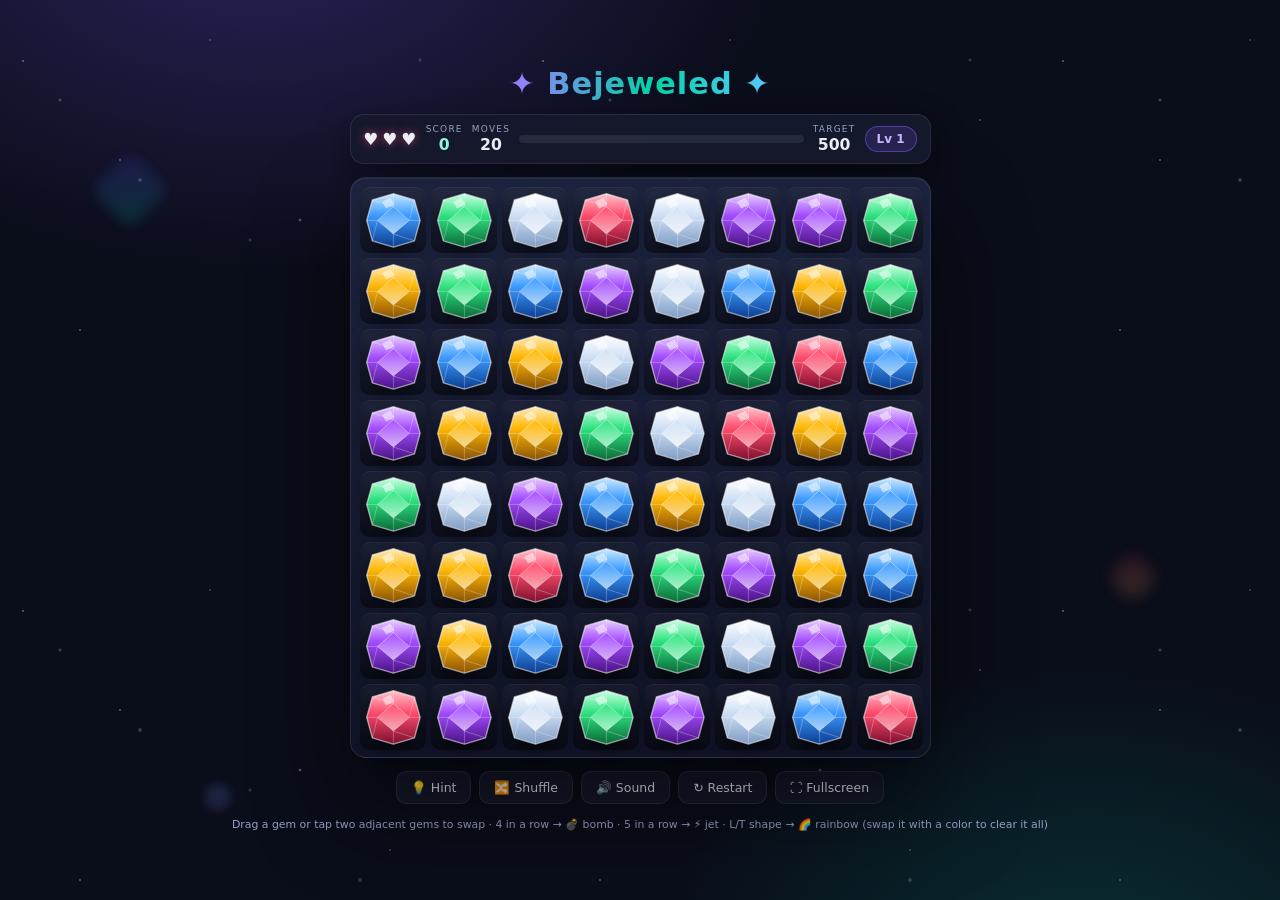
<file: games/bejeweled/index.html>
<!DOCTYPE html>
<html lang="en">
<head>
<meta charset="UTF-8" />
<meta name="viewport" content="width=device-width, initial-scale=1.0, maximum-scale=1.0, user-scalable=no" />
<title>Bejeweled 3D</title>
<style>
:root{
  --text:#eef0fa;
  --dim:#98a0c3;
  --panel:rgba(23,27,46,.92);
  --line:rgba(255,255,255,.09);
  --accent:#7c5cff;
  --accent2:#00d4a6;
}
*{box-sizing:border-box}
html,body{height:100%}
body{
  margin:0;overflow:hidden;color:var(--text);
  font-family:"Segoe UI",system-ui,-apple-system,sans-serif;
  background:
    radial-gradient(900px 600px at 20% -10%, rgba(124,92,255,.28), transparent 60%),
    radial-gradient(800px 600px at 85% 110%, rgba(0,212,166,.18), transparent 55%),
    #0a0d1a;
  user-select:none;-webkit-user-select:none;
}
/* ---------- starfield ---------- */
.stars{position:fixed;inset:0;pointer-events:none;z-index:0}
.star-layer{position:absolute;inset:-550px 0 0 0;background-repeat:repeat;animation:starFall linear infinite}
@keyframes starFall{to{transform:translateY(550px)}}
.l1{background-image:
  radial-gradient(1.4px 1.4px at 23px 61px, #fff, transparent 100%),
  radial-gradient(1.6px 1.6px at 120px 160px, rgba(255,255,255,.85), transparent 100%),
  radial-gradient(1.3px 1.3px at 210px 40px, rgba(255,255,255,.7), transparent 100%),
  radial-gradient(1.8px 1.8px at 300px 220px, rgba(255,255,255,.9), transparent 100%),
  radial-gradient(1.4px 1.4px at 390px 300px, rgba(255,255,255,.65), transparent 100%),
  radial-gradient(1.6px 1.6px at 80px 330px, rgba(255,255,255,.8), transparent 100%),
  radial-gradient(1.5px 1.5px at 460px 120px, rgba(255,255,255,.75), transparent 100%);
  background-size:520px 550px;animation-duration:150s;opacity:.55}
.l2{background-image:
  radial-gradient(2px 2px at 60px 100px, #cfe0ff, transparent 100%),
  radial-gradient(2.2px 2.2px at 250px 240px, rgba(180,200,255,.8), transparent 100%),
  radial-gradient(2px 2px at 420px 60px, rgba(255,255,255,.7), transparent 100%);
  background-size:550px 550px;animation-duration:95s;opacity:.4}
.l3{background-image:
  radial-gradient(2.6px 2.6px at 140px 180px, #ffd9f0, transparent 100%),
  radial-gradient(2.8px 2.8px at 360px 330px, rgba(255,217,240,.8), transparent 100%);
  background-size:550px 550px;animation-duration:60s;opacity:.35}
.shard{position:fixed;width:56px;height:56px;z-index:0;pointer-events:none;
  background:linear-gradient(135deg,#5a3df0,#00d4a6);
  transform:rotate(45deg);border-radius:14px;filter:blur(6px);opacity:.16;
  animation:shardFloat 14s ease-in-out infinite alternate}
.shard.s2{width:38px;height:38px;background:linear-gradient(135deg,#ff3355,#ffd166);filter:blur(8px);animation-duration:18s;animation-delay:-6s}
.shard.s3{width:26px;height:26px;background:linear-gradient(135deg,#38b6ff,#b96bff);filter:blur(5px);animation-duration:11s;animation-delay:-3s}
@keyframes shardFloat{from{transform:translateY(0) rotate(45deg)}to{transform:translateY(-60px) rotate(125deg)}}

/* ---------- layout ---------- */
#stage{position:relative;z-index:1;height:100%;display:flex;flex-direction:column;
  align-items:center;justify-content:center;gap:13px;touch-action:none}
.title{margin:0;font-size:1.9rem;letter-spacing:1px;line-height:1.1;
  background:linear-gradient(90deg,#9d7bff 0%,#00d4a6 55%,#5ac8ff 100%);
  -webkit-background-clip:text;background-clip:text;color:transparent}
/* HUD */
#hud{width:var(--board,400px);display:flex;align-items:center;gap:9px;padding:9px 13px;
  background:var(--panel);border:1px solid var(--line);border-radius:14px;
  box-shadow:0 12px 34px rgba(0,0,0,.45)}
#hud.liveshit{animation:shake .45s}
@keyframes shake{
  0%,100%{transform:translateX(0)}
  20%{transform:translateX(-7px)}40%{transform:translateX(6px)}
  60%{transform:translateX(-4px)}80%{transform:translateX(3px)}
}
.lives{display:flex;gap:4px;font-size:1.05rem;white-space:nowrap}
.heart{filter:drop-shadow(0 0 5px rgba(255,77,109,.6));transition:opacity .3s,transform .3s}
.heart.off{opacity:.18;filter:none;transform:scale(.8)}
.stat{display:flex;flex-direction:column;align-items:center;gap:1px;white-space:nowrap}
.stat .lbl{font-size:.56rem;letter-spacing:.14em;color:var(--dim);text-transform:uppercase}
.stat .val{font-size:.98rem;font-weight:700;font-variant-numeric:tabular-nums}
#scoreVal{color:#8ffce0}
#movesVal.low{color:#ff7b8a;animation:lowPulse 1s ease-in-out infinite}
@keyframes lowPulse{0%,100%{opacity:1}50%{opacity:.45}}
.prog{flex:1;height:8px;background:rgba(255,255,255,.08);border-radius:99px;overflow:hidden;min-width:24px}
#progFill{height:100%;width:0%;border-radius:99px;
  background:linear-gradient(90deg,var(--accent),var(--accent2));
  box-shadow:0 0 10px rgba(0,212,166,.5);transition:width .4s ease}
.lvl{background:rgba(124,92,255,.18);border:1px solid rgba(124,92,255,.5);color:#cbb9ff;
  padding:5px 11px;border-radius:99px;font-size:.75rem;font-weight:700;white-space:nowrap}
/* board */
#boardWrap{position:relative}
#toast{position:absolute;left:50%;top:-40px;transform:translateX(-50%) translateY(8px);
  background:rgba(0,212,166,.15);border:1px solid rgba(0,212,166,.55);color:#8ffce0;
  padding:6px 16px;border-radius:99px;font-size:.8rem;opacity:0;pointer-events:none;
  transition:opacity .25s,transform .25s;white-space:nowrap;z-index:10}
#toast.show{opacity:1;transform:translateX(-50%) translateY(0)}
.board-glow{position:absolute;inset:-44px;background:radial-gradient(closest-side,rgba(124,92,255,.32),transparent 72%);
  filter:blur(12px);z-index:0;pointer-events:none}
#board{position:relative;width:var(--board,400px);height:var(--board,400px);z-index:1;
  background:linear-gradient(180deg,rgba(30,36,64,.92),rgba(16,20,38,.95));
  border:1px solid var(--line);border-radius:16px;touch-action:none;
  box-shadow:0 45px 90px rgba(0,0,0,.55), inset 0 1px 0 rgba(255,255,255,.06);cursor:default}
#cells,#gems{position:absolute;inset:0}
#gems{z-index:2}
.cell{position:absolute;left:0;top:0;width:var(--cell,48px);height:var(--cell,48px);border-radius:10px;
  background:linear-gradient(180deg,rgba(255,255,255,.045),rgba(0,0,0,.32));
  box-shadow:inset 0 1px 0 rgba(255,255,255,.05), inset 0 -3px 8px rgba(0,0,0,.28)}
/* gems — .gem carries POSITION only; all cosmetic animation lives on .gem-core */
.gem{position:absolute;left:0;top:0;width:var(--cell,48px);height:var(--cell,48px);
  z-index:2;will-change:transform}
.gem-core{position:absolute;inset:7%;border-radius:16%;
  animation:idle 3.4s ease-in-out infinite alternate;animation-delay:var(--idle,0s)}
.gem svg{width:100%;height:100%;display:block;overflow:visible;
  filter:drop-shadow(0 5px 7px rgba(0,0,0,.5))}
@keyframes idle{from{transform:rotate(-3.5deg)}to{transform:rotate(3.5deg) translateY(-1.5px)}}
.gem:hover .gem-core{animation:none;transform:translateY(-6px) scale(1.1)}
.gem.sel{z-index:6}
.gem.sel .gem-core{animation:none;transform:scale(1.08);
  filter:drop-shadow(0 0 10px rgba(255,255,255,.85)) brightness(1.15)}
.gem.near .gem-core{box-shadow:0 0 0 2px rgba(255,255,255,.30), 0 5px 7px rgba(0,0,0,.5)}
.gem.hint .gem-core{animation:hintPulse .9s ease-in-out infinite}
.gem.hint svg{filter:drop-shadow(0 0 12px rgba(0,212,166,.9)) drop-shadow(0 5px 7px rgba(0,0,0,.5))}
@keyframes hintPulse{0%,100%{transform:scale(1)}50%{transform:scale(1.18)}}
.gem.pop{z-index:8;pointer-events:none}
.gem.pop .gem-core{animation:pop .5s ease-in forwards}
@keyframes pop{
  0%{transform:scale(1);opacity:1}
  35%{transform:scale(1.45) rotate(9deg);filter:brightness(2.2)}
  100%{transform:scale(0);opacity:0}
}
.gem.forming .gem-core{animation:form .6s cubic-bezier(.3,1.5,.5,1)}
@keyframes form{
  0%{transform:scale(0) rotate(-200deg);filter:brightness(2.5)}
  70%{transform:scale(1.18)}
  100%{transform:scale(1)}
}
.spark{position:absolute;left:50%;top:50%;width:9px;height:9px;margin:-4.5px 0 0 -4.5px;
  border-radius:50%;background:radial-gradient(circle,#fff,rgba(255,255,255,0) 70%);
  opacity:0;pointer-events:none;z-index:9}
.gem.pop .spark{animation:spark .55s ease-out forwards}
@keyframes spark{
  0%{opacity:1;transform:translate(0,0) scale(1)}
  100%{opacity:0;transform:translate(var(--sx,12px),var(--sy,-16px)) scale(2.6)}
}
/* special badges */
.badge{position:absolute;left:50%;top:50%;width:56%;height:56%;
  transform:translate(-50%,-50%);pointer-events:none}
.badge svg{width:100%;height:100%;overflow:visible;
  filter:drop-shadow(0 0 6px rgba(255,255,255,.7));
  animation:badgePulse 1.1s ease-in-out infinite alternate}
@keyframes badgePulse{from{transform:scale(1)}to{transform:scale(1.12)}}
.badge.ring{background:radial-gradient(circle,rgba(255,255,255,.14),transparent 70%);
  border:2.5px solid rgba(255,255,255,.85);border-radius:50%;
  animation:badgePulse 1.1s ease-in-out infinite alternate}
/* controls + tip */
#controls{display:flex;gap:8px;flex-wrap:wrap;justify-content:center}
.btn{background:var(--panel);border:1px solid var(--line);color:var(--text);border-radius:10px;
  padding:8px 14px;font-size:.78rem;font-family:inherit;cursor:pointer;
  transition:all .15s;text-decoration:none;display:inline-block}
.btn:hover{border-color:rgba(124,92,255,.6);transform:translateY(-2px)}
.btn:disabled{opacity:.35;pointer-events:none;transform:none}
.btn-primary{background:linear-gradient(90deg,var(--accent),#5a3df0);border:none;color:#fff;font-weight:600}
.tip{margin:0;font-size:.68rem;color:var(--dim);text-align:center;line-height:1.5}
/* no-anim helper (resize / reshuffle jumps) */
.noanim .gem,.noanim .cell,.noanim .gem-core{transition:none!important;animation:none!important}
/* modal */
#modalWrap{position:fixed;inset:0;z-index:50;display:flex;align-items:center;justify-content:center;
  background:rgba(5,7,15,.72);backdrop-filter:blur(6px);opacity:0;pointer-events:none;transition:opacity .3s}
#modalWrap.show{opacity:1;pointer-events:auto}
.modal{background:var(--panel);border:1px solid var(--line);border-radius:18px;padding:28px 40px;
  text-align:center;box-shadow:0 30px 80px rgba(0,0,0,.6);transform:scale(.94);transition:transform .3s;min-width:250px}
#modalWrap.show .modal{transform:scale(1)}
.modal-emoji{font-size:2.6rem;line-height:1}
.modal h2{margin:8px 0 4px;font-size:1.5rem}
.modal p{margin:0 0 18px;color:var(--dim)}
.modal-actions{display:flex;gap:10px;justify-content:center;flex-wrap:wrap}
</style>
</head>
<body>
<div class="stars"><div class="star-layer l1"></div><div class="star-layer l2"></div><div class="star-layer l3"></div></div>
<div class="shard" style="left:8%;top:18%"></div>
<div class="shard s2" style="right:10%;top:62%"></div>
<div class="shard s3" style="left:16%;bottom:10%"></div>

<div id="stage">
  <h1 class="title" id="title">✦ Bejeweled ✦</h1>

  <div id="hud">
    <div class="lives" id="lives"></div>
    <div class="stat"><span class="lbl">Score</span><span class="val" id="scoreVal">0</span></div>
    <div class="stat"><span class="lbl">Moves</span><span class="val" id="movesVal">20</span></div>
    <div class="prog"><div id="progFill"></div></div>
    <div class="stat"><span class="lbl">Target</span><span class="val" id="targetVal">500</span></div>
    <div class="lvl" id="lvl">Lv 1</div>
  </div>

  <div id="boardWrap">
    <div id="toast"></div>
    <div class="board-glow"></div>
    <div id="board">
      <div id="cells"></div>
      <div id="gems"></div>
    </div>
  </div>

  <div id="controls">
    <button class="btn" id="btnHint" type="button">💡 Hint</button>
    <button class="btn" id="btnShuffle" type="button">🔀 Shuffle</button>
    <button class="btn" id="btnMute" type="button">🔊 Sound</button>
    <button class="btn" id="btnRestart" type="button">↻ Restart</button>
    <button class="btn" id="btnFull" type="button">⛶ Fullscreen</button>
  </div>
  <p class="tip" id="tip">Drag a gem or tap two adjacent gems to swap · 4 in a row → 💣 bomb · 5 in a row → ⚡ jet · L/T shape → 🌈 rainbow (swap it with a color to clear it all)</p>
</div>

<div id="modalWrap">
  <div class="modal">
    <div class="modal-emoji" id="modalEmoji">💔</div>
    <h2 id="modalTitle">Game Over</h2>
    <p id="modalText"></p>
    <div class="modal-actions">
      <button class="btn btn-primary" id="btnAgain" type="button">Play again</button>
      <a class="btn" href="../../index.html" target="_top">Back to portal</a>
    </div>
  </div>
</div>

<script>
"use strict";
/* =========================================================================
 * Bejeweled — core rules (pure data, no DOM).
 * The board is an N×N grid; every cell is always a gem at rest.
 * ========================================================================= */
const N = 8;
const TYPES = 6;
const SWAP_MS = 170;
const POP_MS = 480;

const S = {
  grid: emptyGrid(),   // S.grid[r][c] = gem | null   (gem: {t, sp, r, c, ...})
  score: 0, shown: 0,
  level: 1, moves: 0, lives: 3,
  busy: true, over: false,
  sel: null, uid: 0, gen: 0,
};

const target   = lv => 250 * lv * (lv + 1);          // cumulative score target per level
const movesFor = lv => Math.min(20 + 2 * (lv - 1), 40);
const randType = () => (Math.random() * TYPES) | 0;
const sleep = ms => new Promise(res => setTimeout(res, ms));

function emptyGrid(){ const g = []; for (let r = 0; r < N; r++) g.push(new Array(N).fill(null)); return g; }
function allGems(){
  const a = [];
  for (let r = 0; r < N; r++) for (let c = 0; c < N; c++){ const g = S.grid[r][c]; if (g) a.push(g); }
  return a;
}
function isFull(){
  for (let r = 0; r < N; r++) for (let c = 0; c < N; c++) if (!S.grid[r][c]) return false;
  return true;
}

/* ---------- runs ---------- */
/* run = {h, a, b, len}:  h → row a, cols b..b+len-1 ;  !h → col a, rows b..b+len-1 */
function findRuns(){
  const runs = [];
  for (let r = 0; r < N; r++){
    let c = 0;
    while (c < N){
      const g = S.grid[r][c];
      if (!g || g.t < 0){ c++; continue; }
      let c2 = c + 1;
      while (c2 < N){ const h = S.grid[r][c2]; if (!h || h.t !== g.t) break; c2++; }
      if (c2 - c >= 3) runs.push({ h: true, a: r, b: c, len: c2 - c });
      c = c2;
    }
  }
  for (let c = 0; c < N; c++){
    let r = 0;
    while (r < N){
      const g = S.grid[r][c];
      if (!g || g.t < 0){ r++; continue; }
      let r2 = r + 1;
      while (r2 < N){ const h = S.grid[r2][c]; if (!h || h.t !== g.t) break; r2++; }
      if (r2 - r >= 3) runs.push({ h: false, a: c, b: r, len: r2 - r });
      r = r2;
    }
  }
  return runs;
}
function runCells(run){
  const cells = [];
  for (let i = 0; i < run.len; i++) cells.push(run.h ? S.grid[run.a][run.b + i] : S.grid[run.b + i][run.a]);
  return cells;
}

/* ---------- moving two gems around ---------- */
function swapData(a, b){
  const ar = a.r, ac = a.c;
  a.r = b.r; a.c = b.c;
  b.r = ar; b.c = ac;
  S.grid[a.r][a.c] = a;
  S.grid[b.r][b.c] = b;
}

/* does placing gem g (already at its new cell) complete a 3-run? */
function createsMatch(g){
  const t = g.t;
  if (t < 0) return false;
  let h = 1;
  for (let c = g.c - 1; c >= 0 && S.grid[g.r][c] && S.grid[g.r][c].t === t; c--) h++;
  for (let c = g.c + 1; c < N  && S.grid[g.r][c] && S.grid[g.r][c].t === t; c++) h++;
  if (h >= 3) return true;
  let v = 1;
  for (let r = g.r - 1; r >= 0 && S.grid[r][g.c] && S.grid[r][g.c].t === t; r--) v++;
  for (let r = g.r + 1; r < N  && S.grid[r][g.c] && S.grid[r][g.c].t === t; r++) v++;
  return v >= 3;
}

function findMove(){
  for (let r = 0; r < N; r++) for (let c = 0; c < N; c++){
    const a = S.grid[r][c];
    if (!a) continue;
    const dirs = [[0,1],[1,0]];
    for (const [dr, dc] of dirs){
      const nr = r + dr, nc = c + dc;
      if (nr >= N || nc >= N) continue;
      const b = S.grid[nr][nc];
      if (!b) continue;
      if (a.sp || b.sp) return [a, b];            // a special can always be activated
      swapData(a, b);
      const ok = createsMatch(a) || createsMatch(b);
      swapData(a, b);
      if (ok) return [a, b];
    }
  }
  return null;
}

/* ---------- resolution planning ---------- */
function blastCells(g){
  const out = [];
  if (g.sp === "bomb"){
    for (let dr = -1; dr <= 1; dr++) for (let dc = -1; dc <= 1; dc++){
      const r = g.r + dr, c = g.c + dc;
      if (r < 0 || c < 0 || r >= N || c >= N) continue;
      out.push(S.grid[r][c]);
    }
  } else if (g.sp === "jet"){
    for (let c = 0; c < N; c++) out.push(S.grid[g.r][c]);
    for (let r = 0; r < N; r++){ const x = S.grid[r][g.c]; if (!out.includes(x)) out.push(x); }
  } else if (g.sp === "rainbow"){
    if (g._rb != null){
      for (const h of allGems()) if (h.t === g._rb) out.push(h);
    } else {
      for (let dr = -2; dr <= 2; dr++) for (let dc = -2; dc <= 2; dc++){
        const r = g.r + dr, c = g.c + dc;
        if (r < 0 || c < 0 || r >= N || c >= N) continue;
        out.push(S.grid[r][c]);
      }
    }
  }
  return out;
}

/*
 * Decide what one resolution step clears/creates, given the current runs and
 * (on the first step) the two gems the player just swapped.
 *  - specials the player moved → detonate
 *  - every run cell → cleared
 *  - run of 4 → a bomb survives at the moved gem (or middle); run of 5+ → a jet
 *  - a cell shared by a horizontal AND a vertical run (L/T) → rainbow orb
 *  - any surviving special caught in a blast → chain-detonate
 */
function planResolution(runs, swA, swB){
  const clear = new Set();
  const spawned = [];

  if (swA && swA.sp) clear.add(swA);
  if (swB && swB.sp) clear.add(swB);
  // a rainbow swapped with a colored gem clears that color
  if (swA && swA.sp === "rainbow") swA._rb = (swB && swB.t >= 0) ? swB.t : null;
  if (swB && swB.sp === "rainbow") swB._rb = (swA && swA.t >= 0) ? swA.t : null;

  for (const run of runs) for (const g of runCells(run)) clear.add(g);

  // line specials
  const spawnCell = new Map();
  for (const run of runs){
    let sp = null;
    if (run.len >= 5) sp = "jet";
    else if (run.len === 4) sp = "bomb";
    if (!sp) continue;
    const cells = runCells(run);
    // prefer the gem the player just moved — unless it is a special (it detonates instead)
    let cell = null;
    if (swA && !swA.sp && cells.includes(swA)) cell = swA.r * N + swA.c;
    else if (swB && !swB.sp && cells.includes(swB)) cell = swB.r * N + swB.c;
    else {
      const mid = cells[run.len >> 1];
      if (mid) cell = mid.r * N + mid.c;
    }
    if (cell != null) spawnCell.set(cell, sp);
  }
  // L / T intersections become a rainbow (takes priority over line specials)
  const at = new Map();
  for (const run of runs) for (const g of runCells(run)){
    const k = g.r * N + g.c;
    if (!at.has(k)) at.set(k, []);
    at.get(k).push(run);
  }
  for (const [k, list] of at){
    if (!(list.some(x => x.h) && list.some(x => !x.h))) continue;
    const g = S.grid[(k / N) | 0][k % N];
    if (!g) continue;
    if ((g === swA || g === swB) && g.sp) continue;   // swapped special keeps its identity
    spawnCell.set(k, "rainbow");
  }
  for (const [k, sp] of spawnCell){
    const g = S.grid[(k / N) | 0][k % N];
    if (!g || !clear.has(g)) continue;
    clear.delete(g);
    g.sp = sp;
    if (sp === "rainbow"){ g.t = -1; g._rb = null; }
    g._dn = 0;
    spawned.push(g);
  }

  // chain-detonate specials being cleared (freshly spawned ones are safe this step)
  const spawnedSet = new Set(spawned);
  const q = [];
  for (const g of clear) if (g.sp && !spawnedSet.has(g)) q.push(g);
  let guard = 0;
  while (q.length && guard++ < 128){
    const g = q.pop();
    if (g._dn) continue;
    g._dn = 1;
    for (const h of blastCells(g)){
      if (!h || clear.has(h)) continue;
      if (spawnedSet.has(h)) continue;   // freshly spawned: safe this step
      clear.add(h);
      if (h.sp) q.push(h);
    }
  }
  return { clear, spawned };
}

/* point values for a gem being cleared */
function gemValue(g){
  return g.sp === "rainbow" ? 200 : g.sp === "jet" ? 100 : g.sp === "bomb" ? 50 : 10;
}

/* apply a plan to the grid (pure) and return the base points */
function clearData(plan){
  let pts = 0;
  for (const g of plan.clear){
    S.grid[g.r][g.c] = null;
    pts += gemValue(g);
  }
  return pts;
}

/* gravity: pack each column down, spawn replacements above the top edge.
 * Returns {moves:[{g,drop}], spawns:[{g,dist}]} and updates S.grid. */
function gravityData(factory){
  const moves = [], spawns = [];
  for (let c = 0; c < N; c++){
    let w = N - 1;
    for (let r = N - 1; r >= 0; r--){
      const g = S.grid[r][c];
      if (!g) continue;
      if (w !== r){
        S.grid[w][c] = g;
        S.grid[r][c] = null;
        moves.push({ g, drop: w - r });
        g.r = w;
      }
      w--;
    }
    const n = w + 1;
    for (let r = w; r >= 0; r--){
      const g = factory(randType(), r, c);
      S.grid[r][c] = g;
      spawns.push({ g, dist: n });   // all new gems in the column fall n rows
    }
  }
  return { moves, spawns };
}

/* fill the grid with random gems that form no immediate runs (and at least one move).
 * onRetry (optional) is called before each rebuild attempt so the view can clean up. */
function buildGridNoMatches(factory, onRetry){
  for (let attempt = 0; attempt < 200; attempt++){
    S.grid = emptyGrid();
    for (let r = 0; r < N; r++) for (let c = 0; c < N; c++){
      let t;
      do { t = randType(); }
      while ((c >= 2 && S.grid[r][c-1] && S.grid[r][c-1].t === t && S.grid[r][c-2].t === t) ||
             (r >= 2 && S.grid[r-1][c] && S.grid[r-1][c].t === t && S.grid[r-2][c].t === t));
      S.grid[r][c] = factory(t, r, c);
    }
    if (!findRuns().length && findMove()) return true;
    if (onRetry) onRetry();
  }
  return false; // pathologically unlucky; caller can live with it or reshuffle
}

/* safety net: any null cell gets a gem (the grid must always be full at rest) */
function normalizeGrid(factory){
  for (let r = 0; r < N; r++) for (let c = 0; c < N; c++){
    if (!S.grid[r][c]) S.grid[r][c] = factory(randType(), r, c);
  }
}

/* =========================================================================
 * View / DOM layer
 * ========================================================================= */
if (typeof document !== "undefined") {

const $ = s => document.querySelector(s);
const stageEl  = $("#stage");
const boardEl  = $("#board");
const cellsEl  = $("#cells");
const gemsEl   = $("#gems");
const hudEl    = $("#hud");
const livesEl  = $("#lives");
const scoreEl  = $("#scoreVal");
const movesEl  = $("#movesVal");
const targetEl = $("#targetVal");
const lvlEl    = $("#lvl");
const progFill = $("#progFill");
const toastEl  = $("#toast");
const modalWrap= $("#modalWrap");

/* ---------- layout (board always fits, always fills) ---------- */
let CELL = 48, GAP = 4, PAD = 6, PITCH = 52, BOARD = 400;
const GAP_F = 0.08, PAD_F = 0.13;

function layout(){
  const reserve =
    $("#title").offsetHeight + hudEl.offsetHeight +
    $("#controls").offsetHeight + $("#tip").offsetHeight + 82;
  const avail = Math.max(150, Math.min(window.innerWidth - 28, window.innerHeight - reserve));
  const k = N + (N - 1) * GAP_F + 2 * PAD_F;
  CELL = Math.max(26, Math.min(66, Math.floor(avail / k)));
  GAP = Math.round(CELL * GAP_F);
  PAD = Math.round(CELL * PAD_F);
  PITCH = CELL + GAP;
  BOARD = PAD * 2 + N * CELL + (N - 1) * GAP;

  const st = stageEl.style;
  st.setProperty("--cell", CELL + "px");
  st.setProperty("--board", BOARD + "px");

  boardEl.classList.add("noanim");
  boardEl.style.width = BOARD + "px";
  boardEl.style.height = BOARD + "px";
  hudEl.style.width = BOARD + "px";
  for (let r = 0; r < N; r++) for (let c = 0; c < N; c++) posCell(r, c);
  for (const g of allGems()) posGem(g, 0);
  void boardEl.offsetWidth;
  boardEl.classList.remove("noanim");
}
let resizeRaf = 0;
window.addEventListener("resize", () => {
  if (resizeRaf) return;
  resizeRaf = requestAnimationFrame(() => { resizeRaf = 0; layout(); });
});

/* ---------- gem artwork ---------- */
const COLORS = [
  { stops: ["#ffc2cc", "#ff4d6d", "#7e0e2d"] },   // ruby
  { stops: ["#c9e8ff", "#3d9bff", "#0b3d91"] },   // sapphire
  { stops: ["#c9ffe0", "#2fe381", "#0a6b38"] },   // emerald
  { stops: ["#e8ccff", "#a44dff", "#4a1285"] },   // amethyst
  { stops: ["#ffe9b3", "#ffb703", "#8a5306"] },   // topaz
  { stops: ["#ffffff", "#cfe0f5", "#7f9cc4"] },   // diamond
];
const RAINBOW_COLS = ["#ff4d6d", "#3d9bff", "#2fe381", "#a44dff", "#ffb703", "#e8f1ff"];

function gemSVG(g){
  const [lt, mid, dk] = COLORS[g.t].stops;
  const id = "gr" + g.uid;
  const lines = [
    [50,3,50,26],[87,14,78,50],[97,50,78,50],[87,86,50,74],
    [50,97,50,74],[13,86,22,50],[3,50,22,50],[13,14,50,26],
  ].map(l => `<line x1="${l[0]}" y1="${l[1]}" x2="${l[2]}" y2="${l[3]}" stroke="rgba(255,255,255,.4)" stroke-width="1.2"/>`).join("");
  return `<svg viewBox="0 0 100 100">
<defs>
<linearGradient id="${id}" x1="0" y1="0" x2="0" y2="1">
<stop offset="0" stop-color="${lt}"/><stop offset=".4" stop-color="${mid}"/><stop offset="1" stop-color="${dk}"/>
</linearGradient>
<linearGradient id="${id}b" x1="0" y1="1" x2="0" y2="0">
<stop offset="0" stop-color="${lt}"/><stop offset="1" stop-color="${mid}"/>
</linearGradient>
</defs>
<polygon points="50,3 87,14 97,50 87,86 50,97 13,86 3,50 13,14" fill="url(#${id})" stroke="rgba(255,255,255,.55)" stroke-width="2.5" stroke-linejoin="round"/>
${lines}
<polygon points="50,26 78,50 50,74 22,50" fill="url(#${id}b)" opacity=".85" stroke="rgba(255,255,255,.5)" stroke-width="1.5"/>
<polygon points="30,17 45,10 52,22 37,29" fill="#fff" opacity=".5"/>
</svg>`;
}
function rainbowSVG(g){
  let arcs = "";
  for (let i = 0; i < 6; i++){
    const a0 = (i * 60 - 90) * Math.PI / 180;
    const a1 = (i * 60 - 90 + 50) * Math.PI / 180;
    const x0 = (50 + 30 * Math.cos(a0)).toFixed(1), y0 = (50 + 30 * Math.sin(a0)).toFixed(1);
    const x1 = (50 + 30 * Math.cos(a1)).toFixed(1), y1 = (50 + 30 * Math.sin(a1)).toFixed(1);
    arcs += `<path d="M ${x0} ${y0} A 30 30 0 0 1 ${x1} ${y1}" stroke="${RAINBOW_COLS[i]}" stroke-width="9" fill="none" stroke-linecap="round"/>`;
  }
  return `<svg viewBox="0 0 100 100">
<defs><radialGradient id="rr${g.uid}" cx=".38" cy=".34" r=".8">
<stop offset="0" stop-color="#ffffff"/><stop offset=".55" stop-color="#c9d6ee"/><stop offset="1" stop-color="#5a6f96"/>
</radialGradient></defs>
<circle cx="50" cy="50" r="42" fill="url(#rr${g.uid})" stroke="rgba(255,255,255,.8)" stroke-width="2"/>
${arcs}
</svg>`;
}
const BOMB_SVG = `<svg viewBox="0 0 100 100">
<circle cx="50" cy="56" r="25" fill="rgba(12,15,28,.55)" stroke="#fff" stroke-width="5"/>
<circle cx="50" cy="56" r="9" fill="#fff" opacity=".95"/>
<path d="M50 31 C 52 20, 60 18, 65 11" stroke="#fff" stroke-width="5" fill="none" stroke-linecap="round"/>
<circle cx="65" cy="11" r="4.5" fill="#ffd166"/>
<line x1="60" y1="5" x2="56" y2="0" stroke="#ffd166" stroke-width="3" stroke-linecap="round"/>
<line x1="70" y1="6" x2="75" y2="1" stroke="#ffd166" stroke-width="3" stroke-linecap="round"/>
</svg>`;
const JET_SVG = `<svg viewBox="0 0 100 100">
<circle cx="50" cy="50" r="30" fill="rgba(12,15,28,.55)" stroke="#fff" stroke-width="5"/>
<polygon points="56,24 38,54 49,54 42,76 64,44 52,44" fill="#fff"/>
</svg>`;

function renderGem(g){
  let badge = "";
  if (g.sp === "bomb") badge = `<div class="badge">${BOMB_SVG}</div>`;
  else if (g.sp === "jet") badge = `<div class="badge">${JET_SVG}</div>`;
  else if (g.sp === "rainbow") badge = `<div class="badge ring"></div>`;
  const art = g.sp === "rainbow" ? rainbowSVG(g) : gemSVG(g);
  g.el.innerHTML = `<div class="gem-core" style="--idle:${(-Math.random() * 3.4).toFixed(2)}s">${art}${badge}</div>`;
}

/* ---------- views / positioning ---------- */
function makeGem(t, r, c, sp){
  const el = document.createElement("div");
  el.className = "gem";
  gemsEl.appendChild(el);
  const g = { t, sp: sp || null, r, c, el, uid: S.uid++, _dn: 0 };
  renderGem(g);
  posGem(g, 0);
  return g;
}
function posGem(g, rowOffset = 0){
  if (!g.el) return;
  const x = PAD + g.c * PITCH;
  const y = PAD + (g.r + rowOffset) * PITCH;
  g.el.style.transform = `translate3d(${x}px,${y}px,0)`;
}
function fallTo(g, rowOffset, ms, delay = 0){
  g.el.style.transition = `transform ${ms}ms cubic-bezier(.3,1.18,.42,1) ${delay}ms`;
  posGem(g, rowOffset);
}
const fallDur = d => Math.min(90 + d * 55, 460);

const cellEls = [];
function buildCells(){
  for (let r = 0; r < N; r++){
    cellEls.push([]);
    for (let c = 0; c < N; c++){
      const d = document.createElement("div");
      d.className = "cell";
      cellsEl.appendChild(d);
      cellEls[r].push(d);
      posCell(r, c);
    }
  }
}
function posCell(r, c){
  const d = cellEls[r] && cellEls[r][c];
  if (!d) return;
  d.style.transform = `translate3d(${PAD + c * PITCH}px,${PAD + r * PITCH}px,0)`;
}

function popOut(g){
  g.el.classList.add("pop");
  for (let i = 0; i < 5; i++){
    const s = document.createElement("i");
    s.className = "spark";
    const a = Math.random() * Math.PI * 2;
    s.style.setProperty("--sx", (Math.cos(a) * 26).toFixed(0) + "px");
    s.style.setProperty("--sy", (Math.sin(a) * 26).toFixed(0) + "px");
    s.style.left = (30 + Math.random() * 40) + "%";
    s.style.top  = (30 + Math.random() * 40) + "%";
    g.el.appendChild(s);
  }
  setTimeout(() => g.el.remove(), POP_MS + 90);
}

function applyGravity(grav){
  let maxMs = 0;
  const pending = [];
  for (const m of grav.moves){
    const ms = fallDur(m.drop);
    maxMs = Math.max(maxMs, ms);
    fallTo(m.g, 0, ms);
  }
  for (const s of grav.spawns){
    const ms = fallDur(s.dist);
    maxMs = Math.max(maxMs, ms);
    s.g.el.style.transition = "none";
    posGem(s.g, -s.dist);
    pending.push({ g: s.g, ms });
  }
  for (const p of pending) void p.g.el.offsetWidth;   // flush start positions
  for (const p of pending) fallTo(p.g, 0, p.ms);
  return maxMs;
}
function normalizeView(){
  for (let r = 0; r < N; r++) for (let c = 0; c < N; c++){
    if (!S.grid[r][c]){
      S.grid[r][c] = makeGem(randType(), r, c);
    }
  }
}

/* ---------- audio ---------- */
const SFX = (() => {
  let ac = null, muted = false;
  try { muted = localStorage.getItem("bejeweled-mute") === "1"; } catch (e) {}
  function ctx(){
    if (muted) return null;
    if (!ac){ try { ac = new (window.AudioContext || window.webkitAudioContext)(); } catch (e) { return null; } }
    if (ac.state === "suspended") ac.resume();
    return ac;
  }
  function tone(f, dur, type = "sine", vol = 0.12, delay = 0, slide = 0){
    const a = ctx(); if (!a) return;
    const t0 = a.currentTime + delay;
    const o = a.createOscillator(), gn = a.createGain();
    o.type = type;
    o.frequency.setValueAtTime(Math.max(30, f), t0);
    if (slide) o.frequency.exponentialRampToValueAtTime(Math.max(30, f + slide), t0 + dur);
    gn.gain.setValueAtTime(0.0001, t0);
    gn.gain.exponentialRampToValueAtTime(vol, t0 + 0.015);
    gn.gain.exponentialRampToValueAtTime(0.0001, t0 + dur);
    o.connect(gn); gn.connect(a.destination);
    o.start(t0); o.stop(t0 + dur + 0.06);
  }
  return {
    get muted(){ return muted; },
    toggle(){
      muted = !muted;
      try { localStorage.setItem("bejeweled-mute", muted ? "1" : "0"); } catch (e) {}
      if (!muted) tone(660, 0.08, "triangle", 0.1);
    },
    unlock(){ ctx(); },
    swap(){ tone(340, 0.09, "triangle", 0.1, 0, 140); },
    bad(){ tone(150, 0.28, "sawtooth", 0.08, 0, -70); },
    match(n, step){
      const base = 300 * Math.pow(1.13, Math.min(step, 10));
      const count = n > 8 ? 5 : 3;
      for (let i = 0; i < count; i++) tone(base * Math.pow(2, [0,4,7,12,16][i] / 12), 0.13, "triangle", 0.09, i * 0.055);
    },
    boom(){ tone(90, 0.4, "sawtooth", 0.15, 0, -50); tone(55, 0.5, "sine", 0.15); },
    rainbow(){ [523, 659, 784, 1046, 1318].forEach((f, i) => tone(f, 0.18, "triangle", 0.08, i * 0.06)); },
    level(){ [523, 659, 784, 1046, 1318, 1568].forEach((f, i) => tone(f, 0.16, "triangle", 0.1, i * 0.09)); },
    over(){ [392, 330, 262, 196, 147].forEach((f, i) => tone(f, 0.32, "sawtooth", 0.07, i * 0.17)); },
  };
})();

/* ---------- HUD / feedback ---------- */
let toastTimer = 0;
function toast(msg){
  toastEl.textContent = msg;
  toastEl.classList.add("show");
  clearTimeout(toastTimer);
  toastTimer = setTimeout(() => toastEl.classList.remove("show"), 1500);
}
function addScore(n){ S.score += n; }
function updateHud(){
  livesEl.innerHTML = "";
  for (let i = 0; i < 3; i++){
    const s = document.createElement("span");
    s.className = "heart" + (i < S.lives ? "" : " off");
    s.textContent = "♥";
    livesEl.appendChild(s);
  }
  movesEl.textContent = S.moves;
  movesEl.classList.toggle("low", S.moves <= 5 && !S.over);
  const t0 = target(S.level - 1), t1 = target(S.level);
  progFill.style.width = (Math.max(0, Math.min(1, (S.score - t0) / (t1 - t0))) * 100).toFixed(1) + "%";
  targetEl.textContent = t1.toLocaleString();
  lvlEl.textContent = "Lv " + S.level;
}
let lastT = performance.now();
function loop(now){
  const dt = Math.min(0.05, (now - lastT) / 1000);
  lastT = now;
  if (S.shown !== S.score){
    S.shown += (S.score - S.shown) * Math.min(1, dt * 9);
    if (Math.abs(S.score - S.shown) < 1) S.shown = S.score;
    scoreEl.textContent = Math.round(S.shown).toLocaleString();
  }
  requestAnimationFrame(loop);
}

/* ---------- board lifecycle ---------- */
async function newBoard(){
  const gen = S.gen;
  S.busy = true;
  S.sel = null;
  const gs = allGems();
  for (const g of gs) popOut(g);
  if (gs.length) await sleep(POP_MS + 40);
  if (S.gen !== gen) return;
  gemsEl.innerHTML = "";
  S.grid = emptyGrid();
  buildGridNoMatches(makeGem, () => { gemsEl.innerHTML = ""; });
  if (S.gen !== gen) return;
  const fresh = allGems();
  for (const g of fresh){ g.el.style.transition = "none"; posGem(g, -(N + 1)); }
  void gemsEl.offsetWidth;
  for (const g of fresh) fallTo(g, 0, fallDur(N + 1), g.c * 16);
  await sleep(fallDur(N + 1) + N * 16 + 60);
  if (S.gen !== gen) return;
}

async function newGame(){
  S.gen++;
  const gen = S.gen;
  S.score = 0; S.shown = 0; S.level = 1; S.lives = 3;
  S.moves = movesFor(1); S.over = false; S.sel = null;
  modalWrap.classList.remove("show");
  updateHud();
  await newBoard();
  if (S.gen === gen && !S.over) S.busy = false;
}

/* ---------- cascade resolution (visual side of planResolution/clearData/gravityData) ---------- */
async function resolveBoard(runs, swA, swB){
  const gen = S.gen;
  let step = 0, guard = 0;
  for (;;){
    if (S.gen !== gen) return;
    const plan = planResolution(runs || [], step === 0 ? swA : null, step === 0 ? swB : null);
    if (!plan.clear.size || guard++ > 40) break;
    step++;

    addScore(clearData(plan) * Math.min(step, 5));

    let fx = null;
    for (const g of plan.clear){
      if (g.sp === "rainbow") fx = "rainbow";
      else if (g.sp === "jet") fx = fx || "jet";
      else if (g.sp === "bomb") fx = fx || "boom";
      popOut(g);
    }
    for (const g of plan.spawned){
      renderGem(g);
      g.el.classList.add("forming");
      setTimeout(() => g.el.classList.remove("forming"), 700);
    }
    SFX.match(plan.clear.size, step);
    if (fx === "rainbow") SFX.rainbow();
    else if (fx === "jet" || fx === "boom") SFX.boom();
    if (step >= 2) toast("Combo ×" + Math.min(step, 5));

    await sleep(POP_MS);
    if (S.gen !== gen) return;
    const grav = gravityData(makeGem);
    const ms = applyGravity(grav);
    normalizeView();
    await sleep(ms + 50);
    if (S.gen !== gen) return;

    runs = findRuns();
    if (!runs.length) break;
  }
  if (!findMove()) await autoReshuffle(false);
}

/* reshuffle all gems until there are no instant matches and at least one move */
async function autoReshuffle(manual){
  const gen = S.gen;
  if (!manual) toast("No moves — reshuffling");
  SFX.swap();
  const gs = allGems();
  if (!gs.length) return;
  const cells = [];
  for (let r = 0; r < N; r++) for (let c = 0; c < N; c++) cells.push([r, c]);
  let ok = false;
  for (let i = 0; i < 400 && !ok; i++){
    for (let j = gs.length - 1; j > 0; j--){
      const k = (Math.random() * (j + 1)) | 0;
      [gs[j], gs[k]] = [gs[k], gs[j]];
    }
    for (let j = 0; j < cells.length; j++){
      const g = gs[j];
      g.r = cells[j][0]; g.c = cells[j][1];
      S.grid[g.r][g.c] = g;
    }
    ok = !findRuns().length && !!findMove();
  }
  if (!ok){ await newBoard(); return; }
  if (S.gen !== gen) return;
  for (const g of gs){ g.el.style.transition = "none"; posGem(g, 0); }
  void boardEl.offsetWidth;
  for (const g of gs) fallTo(g, 0, 480 + Math.random() * 160);
  await sleep(700);
  if (S.gen !== gen) return;
  const rr = findRuns();
  if (rr.length) await resolveBoard(rr, null, null);
}

/* ---------- swapping ---------- */
async function trySwap(a, b){
  if (S.busy || S.over) return;
  if (!a || !b) return;
  if (Math.abs(a.r - b.r) + Math.abs(a.c - b.c) !== 1) return;
  const gen = S.gen;
  S.busy = true;
  clearSel();
  SFX.swap();
  swapData(a, b);
  fallTo(a, 0, SWAP_MS, 0);
  fallTo(b, 0, SWAP_MS, 0);
  await sleep(SWAP_MS + 30);
  if (S.gen !== gen) return;

  const runs = findRuns();
  if (runs.length || a.sp || b.sp){
    S.moves--;
    addScore(5);
    await resolveBoard(runs, a, b);
  } else {
    SFX.bad();
    swapData(a, b);
    fallTo(a, 0, SWAP_MS, 0);
    fallTo(b, 0, SWAP_MS, 0);
    await sleep(SWAP_MS + 30);
  }
  if (S.gen !== gen) return;
  await afterMove();
}

async function afterMove(){
  const gen = S.gen;
  updateHud();
  if (S.gen !== gen) return;
  if (S.moves > 0 || S.over){ S.busy = false; return; }

  if (S.score >= target(S.level)){
    S.level++;
    S.lives = 3;
    S.moves = movesFor(S.level);
    SFX.level();
    toast("Level " + S.level + "!");
    updateHud();
    await newBoard();
  } else {
    S.lives--;
    hudEl.classList.remove("liveshit"); void hudEl.offsetWidth; hudEl.classList.add("liveshit");
    updateHud();
    if (S.lives <= 0){ gameOver(); return; }
    S.moves = movesFor(S.level);
    SFX.bad();
    toast("Out of moves — one more go!");
    updateHud();
    await newBoard();
  }
  if (S.gen !== gen) return;
  S.busy = false;
}

function getBest(){ try { return +localStorage.getItem("bejeweled-best") || 0; } catch (e) { return 0; } }
function setBest(v){ try { localStorage.setItem("bejeweled-best", String(v)); } catch (e) {} }

function gameOver(){
  S.over = true;
  S.busy = false;
  SFX.over();
  const prev = getBest();
  const isBest = S.score > prev;
  if (isBest) setBest(S.score);
  $("#modalEmoji").textContent = "💔";
  $("#modalTitle").textContent = "Game Over";
  $("#modalText").textContent =
    `Final score: ${S.score.toLocaleString()} · reached level ${S.level}` +
    (isBest ? "  ·  new best!" : `  ·  best ${Math.max(prev, S.score).toLocaleString()}`);
  modalWrap.classList.add("show");
}

/* ---------- selection / input ---------- */
function markNeighbors(g){
  const dirs = [[1,0],[-1,0],[0,1],[0,-1]];
  for (const [dr, dc] of dirs){
    const r = g.r + dr, c = g.c + dc;
    if (r < 0 || c < 0 || r >= N || c >= N) continue;
    const h = S.grid[r][c];
    if (h && h.el) h.el.classList.add("near");
  }
}
function clearSel(){
  if (S.sel && S.sel.el) S.sel.el.classList.remove("sel");
  S.sel = null;
  for (const g of allGems()) if (g.el) g.el.classList.remove("near");
}
function cellFromEvent(e){
  const rect = boardEl.getBoundingClientRect();
  const x = e.clientX - rect.left - PAD;
  const y = e.clientY - rect.top - PAD;
  if (x < 0 || y < 0) return null;
  const c = Math.floor(x / PITCH);
  const r = Math.floor(y / PITCH);
  if (r < 0 || c < 0 || r >= N || c >= N) return null;
  return { r, c };
}

let drag = null;
boardEl.addEventListener("pointerdown", e => {
  SFX.unlock();
  if (S.busy || S.over) return;
  const cell = cellFromEvent(e);
  const g = cell ? S.grid[cell.r][cell.c] : null;
  if (!g) return;
  drag = { g, x0: e.clientX, y0: e.clientY, fired: false };
  try { boardEl.setPointerCapture(e.pointerId); } catch (err) {}
});
boardEl.addEventListener("pointermove", e => {
  if (!drag || drag.fired) return;
  const dx = e.clientX - drag.x0;
  const dy = e.clientY - drag.y0;
  if (Math.hypot(dx, dy) < CELL * 0.45) return;
  drag.fired = true;
  let tr = drag.g.r, tc = drag.g.c;
  if (Math.abs(dx) > Math.abs(dy)) tc += dx > 0 ? 1 : -1;
  else tr += dy > 0 ? 1 : -1;
  const n = (tr >= 0 && tc >= 0 && tr < N && tc < N) ? S.grid[tr][tc] : null;
  if (n) trySwap(drag.g, n);
  else posGem(drag.g, 0);
});
boardEl.addEventListener("pointerup", e => {
  const d = drag;
  drag = null;
  if (!d) return;
  if (d.fired) return;
  if (S.busy || S.over) return;
  const cell = cellFromEvent(e);
  const g = cell ? S.grid[cell.r][cell.c] : null;
  if (!g){ clearSel(); return; }
  if (S.sel === g){ clearSel(); return; }
  if (S.sel && Math.abs(S.sel.r - g.r) + Math.abs(S.sel.c - g.c) === 1){
    const a = S.sel;
    clearSel();
    trySwap(a, g);
  } else {
    clearSel();
    S.sel = g;
    g.el.classList.add("sel");
    markNeighbors(g);
  }
});
boardEl.addEventListener("pointercancel", () => { drag = null; });
window.addEventListener("pointerdown", () => { SFX.unlock(); }, { once: true });

/* ---------- controls ---------- */
$("#btnHint").addEventListener("click", () => {
  if (S.busy || S.over) return;
  const m = findMove();
  if (!m){ autoReshuffle(true); return; }
  for (const g of m){
    g.el.classList.add("hint");
    setTimeout(() => g.el && g.el.classList.remove("hint"), 2400);
  }
});
$("#btnShuffle").addEventListener("click", () => {
  if (S.busy || S.over) return;
  autoReshuffle(true);
});
function syncMuteBtn(){
  $("#btnMute").textContent = SFX.muted ? "🔇 Muted" : "🔊 Sound";
}
$("#btnMute").addEventListener("click", () => { SFX.toggle(); syncMuteBtn(); });
$("#btnRestart").addEventListener("click", () => newGame());
$("#btnFull").addEventListener("click", () => {
  if (!document.fullscreenElement){
    if (stageEl.requestFullscreen) stageEl.requestFullscreen().catch(() => {});
  } else document.exitFullscreen();
});
$("#btnAgain").addEventListener("click", () => newGame());
window.addEventListener("keydown", e => {
  const k = e.key.toLowerCase();
  if (k === "h") $("#btnHint").click();
  else if (k === "s") $("#btnShuffle").click();
  else if (k === "m") $("#btnMute").click();
  else if (k === "f") $("#btnFull").click();
});

/* ---------- boot ---------- */
buildCells();
layout();
syncMuteBtn();
requestAnimationFrame(loop);
newGame();

} // end browser-only block

/* test hook (Node) — pure core, exported for automated rule tests */
if (typeof module !== "undefined" && module.exports) {
  module.exports = {
    S, N, TYPES, target, movesFor,
    emptyGrid, allGems, isFull,
    findRuns, runCells, blastCells, planResolution, clearData, gemValue,
    gravityData, buildGridNoMatches, normalizeGrid, findMove, createsMatch, swapData, randType,
  };
}
</script>
</body>
</html>
</file>
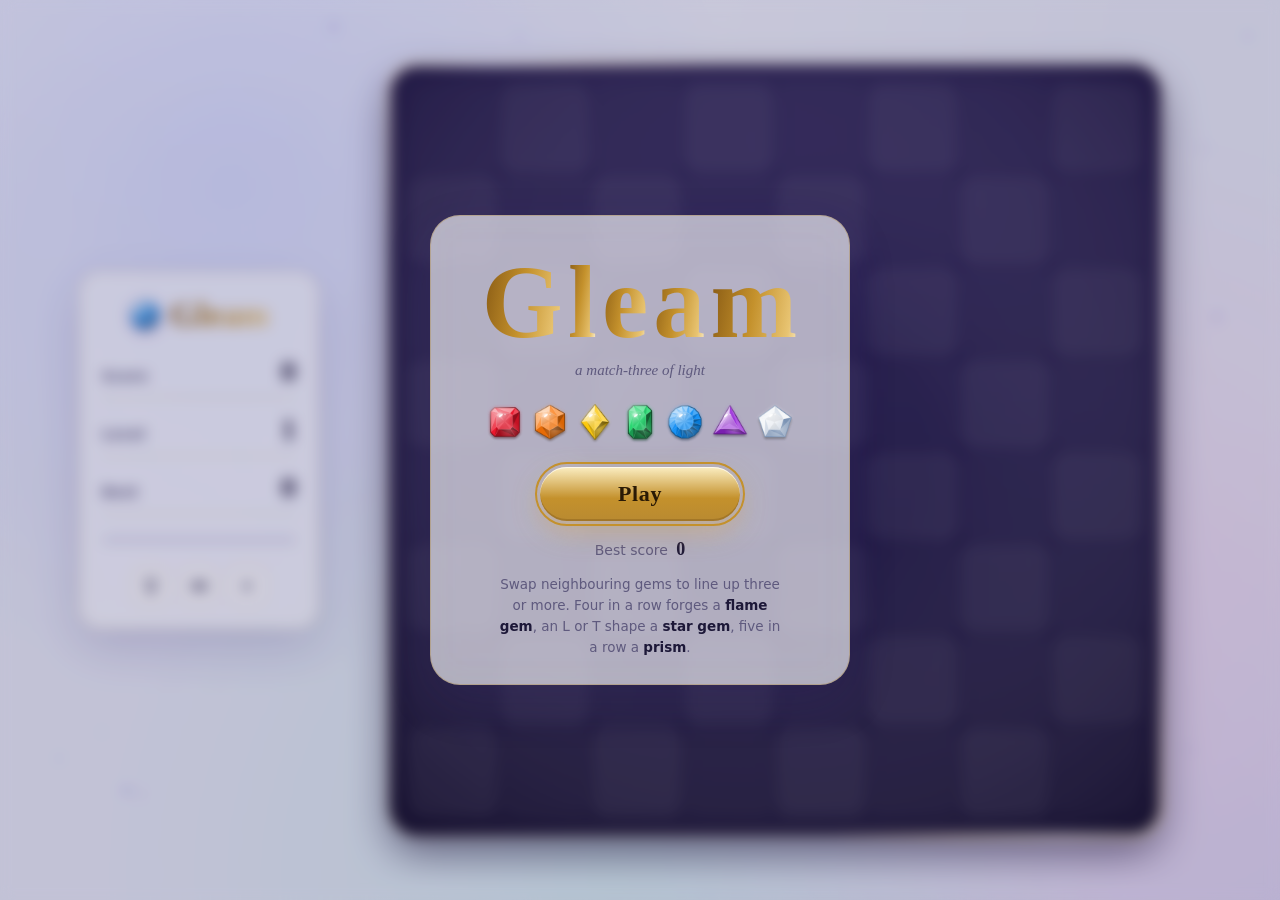
<file: games/bejeweled2/index.html>
<!DOCTYPE html>
<html lang="en">
<head>
<meta charset="utf-8">
<meta name="viewport" content="width=device-width, initial-scale=1, viewport-fit=cover">
<title>Gleam</title>
<style>
:root{
  box-sizing:border-box;
  padding-top:env(safe-area-inset-top,0px);
  padding-bottom:env(safe-area-inset-bottom,0px);
  --serif: Didot, "Bodoni 72", "Bodoni MT", "Playfair Display", "Iowan Old Style", Georgia, serif;
  --sans: "Avenir Next", ui-rounded, "SF Pro Rounded", "Nunito", "Segoe UI", system-ui, -apple-system, Roboto, sans-serif;
  --bg:#e9ecf6; --bg-grad-1:#f8f9fe; --bg-grad-2:#dad7f0;
  --blob-1:#c9d2ff; --blob-2:#f2d4ec; --blob-3:#cdeeea;
  --text:#1d1838; --muted:#5f5a7e;
  --panel:rgba(255,255,255,.64); --panel-edge:rgba(176,136,52,.34); --panel-shadow:0 18px 48px rgba(52,40,120,.16);
  --btn:rgba(255,255,255,.72); --btn-edge:rgba(176,136,52,.3);
  --track:rgba(60,48,120,.12);
  --gold-1:#e8c472; --gold-2:#c4912c; --gold-3:#7f5210;
  --tray-1:#241a4f; --tray-2:#110b2b; --cell-a:rgba(255,255,255,.07); --cell-b:rgba(255,255,255,.022); --tray-edge:rgba(226,186,98,.5);
  --mote:120,100,210;
  --scrim:rgba(40,30,90,.2);
  color-scheme:light;
}
@media (prefers-color-scheme: dark){
  :root:not([data-theme="light"]){
    --bg:#07081a; --bg-grad-1:#16133d; --bg-grad-2:#04040d;
    --blob-1:#2a2888; --blob-2:#561747; --blob-3:#0b4658;
    --text:#f3efff; --muted:#a39fc4;
    --panel:rgba(20,16,48,.58); --panel-edge:rgba(226,186,98,.24); --panel-shadow:0 18px 48px rgba(0,0,0,.45);
    --btn:rgba(255,255,255,.06); --btn-edge:rgba(226,186,98,.22);
    --track:rgba(255,255,255,.08);
    --tray-1:#211850; --tray-2:#0b0720; --cell-a:rgba(255,255,255,.06); --cell-b:rgba(255,255,255,.018); --tray-edge:rgba(226,186,98,.42);
    --mote:215,200,255;
    --scrim:rgba(3,2,12,.5);
    --gold-1:#f7e6ad; --gold-2:#d8a847; --gold-3:#98681d;
    color-scheme:dark;
  }
}
:root[data-theme="dark"]{
  --bg:#07081a; --bg-grad-1:#16133d; --bg-grad-2:#04040d;
  --blob-1:#2a2888; --blob-2:#561747; --blob-3:#0b4658;
  --text:#f3efff; --muted:#a39fc4;
  --panel:rgba(20,16,48,.58); --panel-edge:rgba(226,186,98,.24); --panel-shadow:0 18px 48px rgba(0,0,0,.45);
  --btn:rgba(255,255,255,.06); --btn-edge:rgba(226,186,98,.22);
  --track:rgba(255,255,255,.08);
  --tray-1:#211850; --tray-2:#0b0720; --cell-a:rgba(255,255,255,.06); --cell-b:rgba(255,255,255,.018); --tray-edge:rgba(226,186,98,.42);
  --mote:215,200,255;
  --scrim:rgba(3,2,12,.5);
  --gold-1:#f7e6ad; --gold-2:#d8a847; --gold-3:#98681d;
  color-scheme:dark;
}
*,*::before,*::after{box-sizing:inherit}
[hidden]{display:none!important}
html{height:100%;scroll-padding-top:env(safe-area-inset-top,0px);background:var(--bg)}
body{
  margin:0;height:100%;overflow:hidden;color:var(--text);font-family:var(--sans);
  background:
    radial-gradient(120% 90% at 15% 0%, var(--bg-grad-1), transparent 62%),
    radial-gradient(120% 90% at 100% 100%, var(--bg-grad-2), transparent 60%),
    var(--bg);
  -webkit-user-select:none;user-select:none;-webkit-tap-highlight-color:transparent;-webkit-font-smoothing:antialiased;
}
.aurora{position:fixed;inset:0;overflow:hidden;pointer-events:none;z-index:0}
.aurora i{position:absolute;width:80vmax;height:80vmax;border-radius:50%;opacity:.6;will-change:transform}
.aurora i:nth-child(1){background:radial-gradient(closest-side,var(--blob-1),transparent);left:-22vmax;top:-26vmax;animation:d1 28s ease-in-out infinite alternate}
.aurora i:nth-child(2){background:radial-gradient(closest-side,var(--blob-2),transparent);right:-26vmax;top:8vmax;animation:d2 34s ease-in-out infinite alternate}
.aurora i:nth-child(3){background:radial-gradient(closest-side,var(--blob-3),transparent);left:8vmax;bottom:-38vmax;animation:d3 31s ease-in-out infinite alternate}
@keyframes d1{to{transform:translate(18vmax,14vmax) scale(1.15)}}
@keyframes d2{to{transform:translate(-16vmax,12vmax) scale(.9)}}
@keyframes d3{to{transform:translate(12vmax,-16vmax) scale(1.1)}}

#stage{position:fixed;inset:0;width:100%;height:100%;display:block;z-index:1;touch-action:none;cursor:pointer;outline:none}

.app{position:relative;z-index:2;height:100%;display:flex;flex-direction:column;justify-content:center;gap:10px;padding:12px 12px 14px;pointer-events:none}
.hud{
  pointer-events:auto;width:100%;max-width:640px;margin:0 auto;
  display:grid;grid-template-columns:auto 1fr auto;grid-template-areas:"brand stats buttons" "prog prog prog";
  align-items:center;gap:10px 14px;padding:12px 16px 14px;
  background:var(--panel);border:1px solid var(--panel-edge);border-radius:22px;box-shadow:var(--panel-shadow);
  -webkit-backdrop-filter:blur(16px) saturate(150%);backdrop-filter:blur(16px) saturate(150%);
  animation:hudIn .9s cubic-bezier(.2,.9,.25,1) both .15s;
}
@keyframes hudIn{from{opacity:0;transform:translateY(-14px)}}
.brand{grid-area:brand;display:flex;align-items:center;gap:8px}
.brand img{width:28px;height:28px;filter:drop-shadow(0 2px 6px rgba(120,60,200,.35))}
.brand .name{font-family:var(--serif);font-size:24px;font-weight:700;letter-spacing:.02em;line-height:1}
.foil{
  background:linear-gradient(100deg,var(--gold-3) 0%,var(--gold-2) 22%,var(--gold-1) 38%,#fffaf0 46%,var(--gold-1) 54%,var(--gold-2) 70%,var(--gold-3) 100%);
  background-size:250% 100%;-webkit-background-clip:text;background-clip:text;color:transparent;
  animation:foil 6s ease-in-out infinite;
}
@keyframes foil{0%,100%{background-position:100% 0}50%{background-position:0% 0}}
.stats{grid-area:stats;display:flex;justify-content:center;gap:clamp(14px,4.5vw,32px)}
.stat{display:flex;flex-direction:column;align-items:center}
.stat .label{font-size:12px;font-weight:600;color:var(--muted);letter-spacing:.02em}
.stat .value{font-family:var(--serif);font-size:24px;font-weight:700;font-variant-numeric:lining-nums tabular-nums;line-height:1.1}
.stat .value.bump{animation:bump .38s cubic-bezier(.3,1.8,.5,1)}
@keyframes bump{40%{transform:scale(1.18)}}
.progress{grid-area:prog;position:relative;height:8px;border-radius:99px;background:var(--track);overflow:hidden}
.progress .fill{position:absolute;left:0;top:0;bottom:0;width:0;border-radius:inherit;
  background:linear-gradient(90deg,var(--gold-3),var(--gold-2) 45%,var(--gold-1) 80%,#fffaf0);
  box-shadow:0 0 12px rgba(226,186,98,.65)}
.progress::after{content:"";position:absolute;inset:0;background:linear-gradient(100deg,transparent 35%,rgba(255,255,255,.7) 50%,transparent 65%);transform:translateX(-100%);animation:sweep 3.4s ease-in-out infinite}
@keyframes sweep{60%,100%{transform:translateX(100%)}}
.buttons{grid-area:buttons;display:flex;gap:8px;justify-content:flex-end}
.ib{appearance:none;border:1px solid var(--btn-edge);background:var(--btn);color:var(--text);width:40px;height:40px;border-radius:14px;
  display:grid;place-items:center;cursor:pointer;padding:0;transition:transform .2s cubic-bezier(.3,1.6,.5,1),box-shadow .25s,border-color .25s}
.ib:hover{transform:translateY(-2px);border-color:var(--gold-2);box-shadow:0 6px 18px rgba(216,168,71,.28)}
.ib:active{transform:scale(.9)}
.ib:focus-visible,.play:focus-visible,.ghost:focus-visible{outline:2px solid var(--gold-2);outline-offset:3px}
.ib svg{width:20px;height:20px;fill:none;stroke:currentColor;stroke-width:1.9;stroke-linecap:round;stroke-linejoin:round}
#soundBtn .off{display:none}
#soundBtn.muted .on{display:none}
#soundBtn.muted .off{display:inline}
.slot{flex:0 1 auto;width:100%;max-width:680px;margin:0 auto;aspect-ratio:1/1;min-height:0;min-width:0}

@media (max-width:440px){
  .brand .name{display:none}
  .stat .value{font-size:20px}
  .ib{width:36px;height:36px;border-radius:12px}
  .hud{padding:10px 12px 12px;gap:9px 10px}
}
@media (min-aspect-ratio:5/4) and (min-width:720px){
  .app{flex-direction:row;align-items:center;justify-content:center;padding:24px;gap:30px}
  .hud{width:240px;max-width:none;margin:0;flex:none;grid-template-columns:1fr;grid-template-areas:"brand" "stats" "prog" "buttons";padding:26px 22px 22px;gap:22px;animation-name:hudInSide}
  .brand{justify-content:center}
  .brand img{width:34px;height:34px}
  .brand .name{font-size:34px}
  .stats{flex-direction:column;gap:14px}
  .stat{flex-direction:row;justify-content:space-between;align-items:baseline;border-bottom:1px solid var(--panel-edge);padding-bottom:10px}
  .stat .label{font-size:14px}
  .stat .value{font-size:30px}
  .buttons{justify-content:center}
  .slot{flex:0 1 auto;width:auto;height:100%;margin:0;aspect-ratio:1/1;max-width:calc(100% - 270px)}
}
@keyframes hudInSide{from{opacity:0;transform:translateX(-18px)}}

#ann{position:fixed;left:0;top:0;width:0;height:0;pointer-events:none;z-index:3;--cell:60px}
.ann{position:absolute;left:50%;top:46%;white-space:nowrap;font-family:var(--serif);font-style:italic;font-weight:700;
  font-size:calc(var(--cell)*.92);line-height:1.15;padding:.05em .25em;
  background:linear-gradient(180deg,#fffdf5 0%,var(--gold-1) 40%,var(--gold-2) 72%,var(--gold-3) 100%);
  -webkit-background-clip:text;background-clip:text;color:transparent;
  filter:drop-shadow(0 0 calc(var(--cell)*.16) rgba(255,214,130,.75)) drop-shadow(0 3px 0 rgba(30,12,60,.6));
  transform:translate(-50%,-50%);animation:ann 1.5s cubic-bezier(.2,.8,.2,1) forwards;will-change:transform,opacity}
.ann.small{font-size:calc(var(--cell)*.58)}
.ann.big{font-size:calc(var(--cell)*1.02);animation-duration:1.7s}
.ann.gone{animation:annOut .25s ease-in forwards}
@keyframes ann{
  0%{opacity:0;transform:translate(-50%,-50%) scale(.25) rotate(-7deg)}
  14%{opacity:1;transform:translate(-50%,-50%) scale(1.16) rotate(2deg)}
  24%{transform:translate(-50%,-50%) scale(.97) rotate(-.5deg)}
  32%{transform:translate(-50%,-50%) scale(1) rotate(0)}
  72%{opacity:1;transform:translate(-50%,-58%) scale(1)}
  100%{opacity:0;transform:translate(-50%,-88%) scale(.94)}
}
@keyframes annOut{to{opacity:0;transform:translate(-50%,-70%) scale(1.1)}}

.overlay{position:fixed;inset:0;z-index:5;display:grid;place-items:center;padding:20px;background:var(--scrim);
  -webkit-backdrop-filter:blur(7px);backdrop-filter:blur(7px);transition:opacity .45s ease,visibility .45s}
.overlay.hidden{opacity:0;visibility:hidden;pointer-events:none}
.card{width:min(420px,100%);text-align:center;padding:34px 28px 26px;border-radius:30px;background:var(--panel);border:1px solid var(--panel-edge);
  box-shadow:var(--panel-shadow);-webkit-backdrop-filter:blur(18px) saturate(150%);backdrop-filter:blur(18px) saturate(150%);
  transition:transform .55s cubic-bezier(.2,.9,.25,1.2)}
.overlay.hidden .card{transform:scale(.92) translateY(12px)}
.title{margin:0;display:flex;justify-content:center;font-family:var(--serif);font-weight:700;font-size:clamp(64px,19vw,104px);line-height:1;letter-spacing:.01em}
.title span{display:inline-block;padding:0 .02em;animation:letterIn .9s cubic-bezier(.2,.9,.25,1.25) both,foil 6s ease-in-out infinite;animation-delay:calc(var(--i)*.09s + .2s),calc(var(--i)*.25s)}
@keyframes letterIn{from{opacity:0;transform:translateY(.4em) scale(.7);filter:blur(6px)}}
.tag{margin-top:8px;font-size:15px;color:var(--muted);font-style:italic;font-family:var(--serif)}
.gemrow{display:flex;justify-content:center;gap:3px;margin:22px 0 24px;min-height:42px}
.gemrow img{width:42px;height:42px;animation:gemIn .7s cubic-bezier(.2,.9,.3,1.4) both,bob 2.6s ease-in-out infinite;animation-delay:calc(var(--i)*.07s + .5s),calc(var(--i)*-.37s)}
@keyframes gemIn{from{opacity:0;transform:translateY(-30px) scale(.4)}}
@keyframes bob{0%,100%{transform:translateY(0)}50%{transform:translateY(-6px)}}
.actions{display:flex;flex-direction:column;align-items:center;gap:10px}
.play{position:relative;overflow:hidden;appearance:none;border:0;cursor:pointer;font-family:var(--serif);font-weight:700;font-size:22px;letter-spacing:.03em;
  color:#2a1a05;padding:14px 54px;border-radius:99px;min-width:200px;
  background:linear-gradient(180deg,#fbeec2,var(--gold-2) 58%,#b98a31);
  box-shadow:0 10px 28px rgba(216,168,71,.42),inset 0 1px 0 rgba(255,255,255,.7),inset 0 -2px 0 rgba(120,80,20,.35);
  transition:transform .22s cubic-bezier(.3,1.6,.5,1),box-shadow .25s}
.play::after{content:"";position:absolute;inset:0;background:linear-gradient(110deg,transparent 35%,rgba(255,255,255,.75) 50%,transparent 65%);transform:translateX(-120%);animation:sweep 3s ease-in-out infinite 1s}
.play:hover{transform:translateY(-2px) scale(1.03);box-shadow:0 14px 34px rgba(216,168,71,.55),inset 0 1px 0 rgba(255,255,255,.7),inset 0 -2px 0 rgba(120,80,20,.35)}
.play:active{transform:scale(.96)}
.ghost{appearance:none;background:transparent;border:1px solid var(--btn-edge);color:var(--text);font:600 15px var(--sans);padding:10px 26px;border-radius:99px;cursor:pointer;transition:border-color .2s,transform .2s}
.ghost:hover{border-color:var(--gold-2);transform:translateY(-1px)}
.menu-best{margin-top:18px;color:var(--muted);font-size:14px}
.menu-best b{font-family:var(--serif);font-size:18px;color:var(--text);margin-left:4px}
.howto{margin:14px auto 0;max-width:34ch;font-size:13.5px;line-height:1.55;color:var(--muted)}
.howto em{font-style:normal;color:var(--text);font-weight:600}

@media (prefers-reduced-motion: reduce){
  .aurora i,.progress::after,.play::after,.foil,.title span,.gemrow img{animation:none!important}
}
</style>
</head>
<body>
<div class="aurora" aria-hidden="true"><i></i><i></i><i></i></div>
<canvas id="stage" tabindex="0" aria-label="Game board: eight by eight grid of gems"></canvas>

<div class="app">
  <header class="hud">
    <div class="brand"><img id="brandGem" alt=""><span class="name foil">Gleam</span></div>
    <div class="stats">
      <div class="stat"><span class="label">Score</span><span class="value" id="score">0</span></div>
      <div class="stat"><span class="label">Level</span><span class="value" id="level">1</span></div>
      <div class="stat"><span class="label">Best</span><span class="value" id="best">0</span></div>
    </div>
    <div class="progress" aria-hidden="true"><div class="fill" id="fill"></div></div>
    <div class="buttons">
      <button class="ib" id="hintBtn" aria-label="Show a hint" title="Hint (H)">
        <svg viewBox="0 0 24 24"><path d="M9.5 18h5M10.5 21h3M12 3a6 6 0 0 0-3.7 10.7c.7.6 1.2 1.4 1.2 2.3v.3h5v-.3c0-.9.5-1.7 1.2-2.3A6 6 0 0 0 12 3z"/></svg>
      </button>
      <button class="ib" id="soundBtn" aria-label="Mute sound" title="Sound (M)">
        <svg viewBox="0 0 24 24"><path d="M4 9.5v5h3.5L12 18.5v-13L7.5 9.5H4z"/><path class="on" d="M15.5 9a4.5 4.5 0 0 1 0 6M18.2 6.3a8.5 8.5 0 0 1 0 11.4"/><path class="off" d="M16 9.5l5 5M21 9.5l-5 5"/></svg>
      </button>
      <button class="ib" id="menuBtn" aria-label="Open menu" title="Menu (Esc)">
        <svg viewBox="0 0 24 24"><path d="M9 6v12M15 6v12"/></svg>
      </button>
    </div>
  </header>
  <main class="slot" id="slot"></main>
</div>

<div id="ann" aria-live="polite"></div>

<div class="overlay" id="menu" role="dialog" aria-modal="true" aria-labelledby="ttl">
  <div class="card">
    <h1 class="title" id="ttl" aria-label="Gleam"><span class="foil" style="--i:0">G</span><span class="foil" style="--i:1">l</span><span class="foil" style="--i:2">e</span><span class="foil" style="--i:3">a</span><span class="foil" style="--i:4">m</span></h1>
    <div class="tag">a match-three of light</div>
    <div class="gemrow" id="gemrow" aria-hidden="true"></div>
    <div class="actions">
      <button class="play" id="playBtn">Play</button>
      <button class="ghost" id="newBtn" hidden>Start a new game</button>
    </div>
    <div class="menu-best">Best score <b id="menuBest">0</b></div>
    <p class="howto">Swap neighbouring gems to line up three or more. Four in a row forges a <em>flame gem</em>, an L or T shape a <em>star gem</em>, five in a row a <em>prism</em>.</p>
  </div>
</div>
<script>
(() => {
'use strict';

/* ================= constants & helpers ================= */
const N = 8, TYPES = 7, GRAV = 72;
const HSL = [[354,84,52],[27,96,54],[47,98,55],[145,70,42],[207,92,54],[278,70,58],[215,28,86]];
const WORDS = {3:'Brilliant!', 4:'Dazzling!', 5:'Radiant!', 6:'Transcendent!'};
const rootStyle = getComputedStyle(document.documentElement);
const SANS = rootStyle.getPropertyValue('--sans').trim() || 'system-ui, sans-serif';
const reduceMotion = matchMedia('(prefers-reduced-motion: reduce)').matches;
const $ = id => document.getElementById(id);
const clamp = (v,a,b) => v<a ? a : v>b ? b : v;
const rand = (a,b) => b===undefined ? Math.random()*a : a + Math.random()*(b-a);
const irand = n => Math.floor(Math.random()*n);
const key = (r,c) => r*N + c;
const mk = (w,h) => { const c = document.createElement('canvas'); c.width = Math.max(1, w|0); c.height = Math.max(1, h|0); return c; };
const E = {
  outCubic: p => 1 - Math.pow(1-p, 3),
  inCubic: p => p*p*p,
  inOutCubic: p => p < .5 ? 4*p*p*p : 1 - Math.pow(-2*p+2, 3)/2,
  outQuad: p => 1 - (1-p)*(1-p),
  outBack: p => { const c1 = 1.70158, c3 = c1 + 1; return 1 + c3*Math.pow(p-1,3) + c1*Math.pow(p-1,2); },
};
const store = {
  get(k, d){ try { const v = localStorage.getItem('gleam:'+k); return v === null ? d : JSON.parse(v); } catch(e){ return d; } },
  set(k, v){ try { localStorage.setItem('gleam:'+k, JSON.stringify(v)); } catch(e){} }
};

const canvas = $('stage'), ctx = canvas.getContext('2d');
const slotEl = $('slot'), annEl = $('ann'), scoreEl = $('score'), levelEl = $('level'), bestEl = $('best'), fillEl = $('fill');
const menuEl = $('menu'), playBtn = $('playBtn'), newBtn = $('newBtn'), menuBestEl = $('menuBest');
const hintBtn = $('hintBtn'), soundBtn = $('soundBtn'), menuBtn = $('menuBtn');

/* ================= sound (Web Audio synthesis) ================= */
const sfx = (() => {
  let ac = null, master = null, wet = null, nb = null, on = true;
  const SC = [0,2,4,7,9];
  const note = i => 523.25 * Math.pow(2, Math.floor(i/5) + SC[((i%5)+5)%5]/12);
  function init(){
    try {
      if (!ac){
        const A = window.AudioContext || window.webkitAudioContext; if (!A) return;
        ac = new A();
        master = ac.createGain(); master.gain.value = on ? .5 : 0;
        const comp = ac.createDynamicsCompressor(); comp.threshold.value = -14; comp.ratio.value = 4;
        master.connect(comp); comp.connect(ac.destination);
        const dl = ac.createDelay(1); dl.delayTime.value = .21;
        const fb = ac.createGain(); fb.gain.value = .32;
        const lp = ac.createBiquadFilter(); lp.type = 'lowpass'; lp.frequency.value = 2800;
        wet = ac.createGain(); wet.gain.value = .3;
        wet.connect(dl); dl.connect(lp); lp.connect(fb); fb.connect(dl); lp.connect(master);
        nb = ac.createBuffer(1, ac.sampleRate, ac.sampleRate);
        const d = nb.getChannelData(0); for (let i=0;i<d.length;i++) d[i] = Math.random()*2 - 1;
      }
      if (ac.state === 'suspended') ac.resume();
    } catch(e){}
  }
  function tone(f, o = {}){
    if (!ac || !on) return;
    const {t=0, dur=.5, type='sine', vol=.2, atk=.004, slide=0, echo=true} = o;
    const n = ac.currentTime + t, osc = ac.createOscillator(), g = ac.createGain();
    osc.type = type; osc.frequency.setValueAtTime(f, n);
    if (slide) osc.frequency.exponentialRampToValueAtTime(Math.max(30, f*slide), n+dur);
    g.gain.setValueAtTime(.0001, n); g.gain.exponentialRampToValueAtTime(vol, n+atk); g.gain.exponentialRampToValueAtTime(.0001, n+dur);
    osc.connect(g); g.connect(master); if (echo) g.connect(wet);
    osc.start(n); osc.stop(n+dur+.05);
  }
  function noise(o = {}){
    if (!ac || !on) return;
    const {t=0, dur=.3, vol=.15, type='bandpass', f=1200, f2=0, q=1, atk=.01} = o;
    const n = ac.currentTime + t, s = ac.createBufferSource(); s.buffer = nb;
    const fl = ac.createBiquadFilter(); fl.type = type; fl.frequency.setValueAtTime(f, n);
    if (f2) fl.frequency.exponentialRampToValueAtTime(f2, n+dur);
    fl.Q.value = q;
    const g = ac.createGain(); g.gain.setValueAtTime(.0001, n); g.gain.exponentialRampToValueAtTime(vol, n+atk); g.gain.exponentialRampToValueAtTime(.0001, n+dur);
    s.connect(fl); fl.connect(g); g.connect(master); s.start(n); s.stop(n+dur+.05);
  }
  return {
    init,
    setOn(v){ on = v; if (master) master.gain.value = v ? .5 : 0; },
    select(){ tone(1568, {dur:.09, type:'triangle', vol:.05, echo:false}); },
    swap(){ noise({dur:.2, vol:.07, f:500, f2:2600, q:.8}); tone(660, {dur:.14, vol:.035, slide:1.6, echo:false}); },
    invalid(){ tone(196, {dur:.16, type:'triangle', vol:.12, slide:.8, echo:false}); tone(160, {t:.1, dur:.22, type:'triangle', vol:.1, slide:.8, echo:false}); },
    match(combo, n){
      const b = Math.min(12, (combo-1)*2);
      tone(note(b), {dur:.9, vol:.15}); tone(note(b+2), {t:.045, dur:.8, vol:.1});
      tone(note(b)*2, {dur:.4, vol:.035, type:'triangle'});
      if (n > 3) tone(note(b+4), {t:.09, dur:.7, vol:.08});
    },
    create(){ [0,2,4,7].forEach((k,i) => tone(note(5+k), {t:i*.055, dur:.7, vol:.08, type:'triangle'})); },
    flame(){ tone(120, {dur:.55, vol:.35, slide:.3, echo:false}); noise({dur:.5, vol:.25, type:'lowpass', f:1800, f2:160, q:.5}); },
    star(){ noise({dur:.35, vol:.1, type:'highpass', f:2600, q:.5}); tone(1700, {dur:.3, type:'sawtooth', vol:.03, slide:.15, echo:false}); tone(note(10), {dur:.9, vol:.08}); },
    prism(){ for (let i=0;i<10;i++) tone(note(4+i), {t:i*.035, dur:.7, vol:.065}); noise({dur:.6, vol:.07, type:'highpass', f:4000}); },
    levelUp(){ [0,2,4,5,7,9,10].forEach((k,i) => tone(note(k), {t:i*.08, dur:1.2, vol:.11})); tone(note(0), {t:.56, dur:1.8, vol:.1, type:'triangle'}); },
    shuffle(){ noise({dur:.8, vol:.08, f:300, f2:3200, q:.7}); },
    cascade(){ for (let i=0;i<8;i++) tone(note(i), {t:.3 + i*.06, dur:.5, vol:.04}); }
  };
})();

/* ================= gem shapes & sprites ================= */
const SHAPES = (() => {
  const poly = (n, rot, r=1) => Array.from({length:n}, (_, i) => { const a = rot + i*2*Math.PI/n; return [Math.cos(a)*r, Math.sin(a)*r]; });
  const k = .84, c = .24, ex = .68, ey = .96, ec = .3;
  return [
    [[-k+c,-k],[k-c,-k],[k,-k+c],[k,k-c],[k-c,k],[-k+c,k],[-k,k-c],[-k,-k+c]],       // red: cushion square
    poly(6, -Math.PI/2, .98),                                                         // orange: hexagon
    [[0,-1.02],[.8,0],[0,1.02],[-.8,0]],                                              // yellow: rhombus
    [[-ex+ec,-ey],[ex-ec,-ey],[ex,-ey+ec],[ex,ey-ec],[ex-ec,ey],[-ex+ec,ey],[-ex,ey-ec],[-ex,-ey+ec]], // green: emerald cut
    poly(16, -Math.PI/2 + Math.PI/16, .95),                                           // blue: round brilliant
    poly(3, -Math.PI/2, 1.1).map(([x,y]) => [x, y+.14]),                              // purple: trillion
    poly(5, -Math.PI/2, 1).map(([x,y]) => [x, y+.05]),                                // white: pentagon
  ];
})();

function renderGem(type, S){
  const cv = mk(S,S), g = cv.getContext('2d');
  const [h,s,l] = HSL[type];
  const R = S*.41;
  g.translate(S/2, S/2);
  const P = SHAPES[type].map(([x,y]) => [x*R, y*R]);
  const n = P.length;
  const cx0 = P.reduce((q,p) => q+p[0], 0)/n, cy0 = P.reduce((q,p) => q+p[1], 0)/n;
  const T = P.map(([x,y]) => [cx0 + (x-cx0)*.55 - R*.03, cy0 + (y-cy0)*.55 - R*.05]);
  const col = (dl, a=1) => `hsla(${h},${s}%,${clamp(l+dl,4,97)}%,${a})`;
  const path = pts => { g.beginPath(); g.moveTo(pts[0][0], pts[0][1]); for (let i=1;i<pts.length;i++) g.lineTo(pts[i][0], pts[i][1]); g.closePath(); };
  const tri = (a,b,c,fill) => { g.beginPath(); g.moveTo(a[0],a[1]); g.lineTo(b[0],b[1]); g.lineTo(c[0],c[1]); g.closePath(); g.fillStyle = fill; g.fill(); };

  g.save(); g.shadowColor = 'rgba(0,0,0,.5)'; g.shadowBlur = S*.07; g.shadowOffsetY = S*.04; path(P); g.fillStyle = col(-18); g.fill(); g.restore();
  g.save(); g.shadowColor = col(10,.55); g.shadowBlur = S*.09; path(P); g.fillStyle = col(-6); g.fill(); g.restore();

  const Lx = -.55, Ly = -.83;
  for (let i=0;i<n;i++){
    const a = P[i], b = P[(i+1)%n], ta = T[i], tb = T[(i+1)%n];
    let mx = (a[0]+b[0])/2 - cx0, my = (a[1]+b[1])/2 - cy0;
    const ml = Math.hypot(mx,my) || 1; mx /= ml; my /= ml;
    const d = mx*Lx + my*Ly;
    tri(a, b, tb, col(d*26 + 4));
    tri(a, tb, ta, col(d*26 - 6));
  }
  const cx = T.reduce((q,p) => q+p[0], 0)/n, cy = T.reduce((q,p) => q+p[1], 0)/n;
  const tg = g.createLinearGradient(cx-R*.45, cy-R*.5, cx+R*.4, cy+R*.5);
  tg.addColorStop(0, col(26)); tg.addColorStop(.55, col(8)); tg.addColorStop(1, col(-4));
  path(T); g.fillStyle = tg; g.fill();
  for (let i=0;i<n;i++) tri(T[i], T[(i+1)%n], [cx,cy], i%2 ? 'rgba(255,255,255,.10)' : 'rgba(0,0,0,.05)');

  g.lineJoin = 'round'; g.lineWidth = Math.max(1, S*.008);
  g.strokeStyle = 'rgba(255,255,255,.28)';
  g.beginPath(); for (let i=0;i<n;i++){ g.moveTo(P[i][0],P[i][1]); g.lineTo(T[i][0],T[i][1]); } g.stroke();
  path(T); g.strokeStyle = col(34,.6); g.stroke();
  path(P); g.lineWidth = Math.max(1, S*.018); g.strokeStyle = col(-30,.9); g.stroke();
  const rg = g.createLinearGradient(-R,-R,R,R);
  rg.addColorStop(0,'rgba(255,255,255,.8)'); rg.addColorStop(.45,'rgba(255,255,255,0)'); rg.addColorStop(1,'rgba(255,255,255,.12)');
  g.lineWidth = Math.max(1, S*.012); g.strokeStyle = rg; path(P); g.stroke();

  g.save(); path(P); g.clip();
  const sx = -R*.3, sy = -R*.42;
  const sg = g.createRadialGradient(sx,sy,0,sx,sy,R*.7);
  sg.addColorStop(0,'rgba(255,255,255,.7)'); sg.addColorStop(.3,'rgba(255,255,255,.2)'); sg.addColorStop(1,'rgba(255,255,255,0)');
  g.fillStyle = sg; g.fillRect(-R*1.2,-R*1.2,R*2.4,R*2.4);
  const bg2 = g.createRadialGradient(R*.25,R*.45,0,R*.25,R*.45,R*.6);
  bg2.addColorStop(0, col(30,.35)); bg2.addColorStop(1, col(30,0));
  g.fillStyle = bg2; g.fillRect(-R*1.2,-R*1.2,R*2.4,R*2.4);
  g.restore();
  g.save(); g.translate(sx+R*.06, sy+R*.04); g.rotate(-.65);
  g.beginPath(); g.ellipse(0,0,R*.13,R*.055,0,0,Math.PI*2); g.fillStyle = 'rgba(255,255,255,.95)'; g.fill(); g.restore();
  g.beginPath(); g.arc(sx+R*.3, sy-R*.02, R*.035, 0, Math.PI*2); g.fillStyle = 'rgba(255,255,255,.85)'; g.fill();
  return cv;
}
function renderGlow(prefix, size){
  const cv = mk(size,size), g = cv.getContext('2d'), r = size/2;
  const gr = g.createRadialGradient(r,r,0,r,r,r);
  gr.addColorStop(0, prefix+'1)'); gr.addColorStop(.25, prefix+'.55)'); gr.addColorStop(.6, prefix+'.12)'); gr.addColorStop(1, prefix+'0)');
  g.fillStyle = gr; g.fillRect(0,0,size,size);
  return cv;
}
function renderSparkle(){
  const S = 128, cv = mk(S,S), g = cv.getContext('2d');
  g.translate(S/2, S/2);
  const gr = g.createRadialGradient(0,0,0,0,0,S/2);
  gr.addColorStop(0,'rgba(255,255,255,.9)'); gr.addColorStop(.15,'rgba(255,248,232,.35)'); gr.addColorStop(1,'rgba(255,255,255,0)');
  g.fillStyle = gr; g.fillRect(-S/2,-S/2,S,S);
  g.beginPath();
  for (let i=0;i<8;i++){
    const a = i*Math.PI/4 - Math.PI/2;
    const r = i%2 ? S*.045 : (i%4 === 0 ? S*.48 : S*.32);
    g.lineTo(Math.cos(a)*r, Math.sin(a)*r);
  }
  g.closePath(); g.fillStyle = '#fff'; g.fill();
  return cv;
}
const glowImgs = HSL.map(([h,s,l]) => renderGlow(`hsla(${h},${s}%,${Math.min(l+12,82)}%,`, 128));
const fireGlow = renderGlow('hsla(30,100%,58%,', 128);
const whiteGlow = renderGlow('hsla(245,60%,94%,', 128);
const sparkleImg = renderSparkle();
let sprites = [], moteImg = null, trayCv = null, trayOff = 0;
let theme = {};

/* ================= state ================= */
let W = 0, H = 0, DPR = 1, time = 0, SX = 0, SY = 0;
const board = {x:0, y:0, size:0, cell:48};
const grid = Array.from({length:N}, () => Array(N).fill(null));
const dying = [];
let selected = null, hint = null, hover = null, kbCursor = null, busy = false, started = false, menuOpen = true;
let score = 0, shown = 0, level = 1, levelBase = 0, best = store.get('best', 0), soundOn = store.get('sound', true);
let idle = 0, gemId = 1, shakeMag = 0, flashA = 0, lastShown = -1, shownProg = 0, lastW = '', trayIn = 0, glintTimer = 0;
const timers = [], tweens = [], fallWaiters = [];
const parts = [], bolts = [], pops = [], glints = [];
const motes = Array.from({length:44}, () => ({x:Math.random(), y:Math.random(), r:rand(.6,2.4), sp:rand(.006,.024), ph:rand(6.28), sw:rand(.005,.025)}));
const levelTarget = L => 1000 + (L-1)*500;

/* ================= timing primitives ================= */
function wait(s){ return new Promise(res => timers.push({t:s, fn:res})); }
function schedule(s, fn){ timers.push({t:s, fn}); }
function tween(o, to, dur, ease=E.outCubic, delay=0, onStart=null){
  return new Promise(res => tweens.push({o, to, dur, ease, t:-delay, from:null, res, onStart}));
}
function waitFalls(){ return new Promise(res => fallWaiters.push(res)); }
function updTweens(dt){
  for (let i = tweens.length-1; i >= 0; i--){
    const w = tweens[i]; w.t += dt;
    if (w.t < 0) continue;
    if (!w.from){ if (w.onStart) w.onStart(); w.from = {}; for (const k in w.to) w.from[k] = w.o[k]; }
    const p = Math.min(1, w.t / w.dur), e = w.ease(p);
    for (const k in w.to) w.o[k] = w.from[k] + (w.to[k] - w.from[k]) * e;
    if (p >= 1){ tweens.splice(i,1); w.res(); }
  }
}

/* ================= board logic ================= */
function newGem(type, y, x){ return {id:gemId++, type, special:null, x, y, ty:y, vy:0, falling:false, delay:0, scale:1, alpha:1, rot:0, sq:0, flash:0}; }
const gemAt = k => grid[(k/N)|0][k%N];
function forGrid(fn){ for (let r=0;r<N;r++) for (let c=0;c<N;c++){ const g = grid[r][c]; if (g) fn(g, r, c); } }
function typeGrid(){ return grid.map(row => row.map(g => !g ? -1 : g.special === 'prism' ? -2 : g.type)); }
function killDying(gm){ const i = dying.indexOf(gm); if (i >= 0) dying.splice(i,1); }
const cellXY = (r,c) => [board.x + (c+.5)*board.cell, board.y + (r+.5)*board.cell];

function lineAt(tg, r, c){
  const k = tg[r][c]; if (k < 0) return false;
  let h = 1; for (let i=c-1; i>=0 && tg[r][i]===k; i--) h++; for (let i=c+1; i<N && tg[r][i]===k; i++) h++;
  if (h >= 3) return true;
  let v = 1; for (let i=r-1; i>=0 && tg[i][c]===k; i--) v++; for (let i=r+1; i<N && tg[i][c]===k; i++) v++;
  return v >= 3;
}
function hasLines(tg){ for (let r=0;r<N;r++) for (let c=0;c<N;c++) if (lineAt(tg,r,c)) return true; return false; }
function findMoves(tg){
  const moves = [];
  const tryMove = (r1,c1,r2,c2) => {
    const a = tg[r1][c1], b = tg[r2][c2];
    if (a === -1 || b === -1) return;
    if (a === -2 || b === -2){ moves.push([[r1,c1],[r2,c2]]); return; }
    if (a === b) return;
    tg[r1][c1] = b; tg[r2][c2] = a;
    if (lineAt(tg,r1,c1) || lineAt(tg,r2,c2)) moves.push([[r1,c1],[r2,c2]]);
    tg[r1][c1] = a; tg[r2][c2] = b;
  };
  for (let r=0;r<N;r++) for (let c=0;c<N;c++){ if (c < N-1) tryMove(r,c,r,c+1); if (r < N-1) tryMove(r,c,r+1,c); }
  return moves;
}
function generateTypes(){
  let tg = null;
  for (let tries=0; tries<200; tries++){
    tg = [];
    for (let r=0;r<N;r++){ tg[r] = []; for (let c=0;c<N;c++){
      let t, guard = 0;
      do { t = irand(TYPES); } while (guard++ < 60 && ((c>=2 && tg[r][c-1]===t && tg[r][c-2]===t) || (r>=2 && tg[r-1][c]===t && tg[r-2][c]===t)));
      tg[r][c] = t;
    } }
    if (!hasLines(tg) && findMoves(tg).length >= 3) return tg;
  }
  return tg;
}
function classify(g){
  let maxLen = 0, h = false, v = false;
  for (const run of g.runs){ maxLen = Math.max(maxLen, run.cells.length); if (run.dir === 0) h = true; else v = true; }
  if (maxLen >= 5) return 'prism';
  if (h && v) return 'star';
  if (maxLen === 4) return 'flame';
  return null;
}
function findGroups(){
  const tg = typeGrid(), runs = [];
  for (let r=0;r<N;r++){ let c = 0; while (c < N){ const t = tg[r][c]; let e = c+1;
    if (t >= 0){ while (e < N && tg[r][e] === t) e++; if (e-c >= 3){ const cells = []; for (let i=c;i<e;i++) cells.push(key(r,i)); runs.push({cells, dir:0, type:t}); } }
    c = e; } }
  for (let c=0;c<N;c++){ let r = 0; while (r < N){ const t = tg[r][c]; let e = r+1;
    if (t >= 0){ while (e < N && tg[e][c] === t) e++; if (e-r >= 3){ const cells = []; for (let i=r;i<e;i++) cells.push(key(i,c)); runs.push({cells, dir:1, type:t}); } }
    r = e; } }
  const groups = [];
  for (const run of runs){
    const hits = groups.filter(g => run.cells.some(k => g.set.has(k)));
    let g;
    if (!hits.length){ g = {set:new Set(), runs:[], type:run.type}; groups.push(g); }
    else {
      g = hits[0];
      for (const o of hits.slice(1)){ o.set.forEach(k => g.set.add(k)); g.runs.push(...o.runs); groups.splice(groups.indexOf(o), 1); }
    }
    run.cells.forEach(k => g.set.add(k)); g.runs.push(run);
  }
  groups.forEach(g => g.kind = classify(g));
  return groups;
}
function pickSpecialCell(g, swapKeys){
  const ok = k => { const gm = gemAt(k); return gm && !gm.special; };
  if (swapKeys) for (const k of swapKeys) if (g.set.has(k) && ok(k)) return k;
  if (g.kind === 'star'){
    for (const a of g.runs) if (a.dir === 0) for (const k of a.cells)
      if (ok(k) && g.runs.some(b => b.dir === 1 && b.cells.includes(k))) return k;
  }
  const longest = g.runs.reduce((a,b) => b.cells.length > a.cells.length ? b : a);
  const mid = (longest.cells.length-1)/2;
  const order = longest.cells.map((k,i) => [k, Math.abs(i-mid)]).sort((a,b) => a[1]-b[1]).map(x => x[0]);
  for (const k of order) if (ok(k)) return k;
  for (const k of g.set) if (ok(k)) return k;
  return -1;
}
function commonType(){
  const cnt = Array(TYPES).fill(0);
  forGrid(g => { if (g.special !== 'prism') cnt[g.type]++; });
  let b = 0; for (let i=1;i<TYPES;i++) if (cnt[i] > cnt[b]) b = i;
  return b;
}
function expandClear(seeds, keep){
  const delay = new Map(seeds), queue = [...seeds.keys()], effects = [], zaps = new Map(), triggered = new Set();
  while (queue.length){
    const k = queue.shift(), gm = gemAt(k);
    if (!gm || !gm.special || gm.noTrigger || triggered.has(gm) || keep.has(k)) continue;
    triggered.add(gm);
    const r = (k/N)|0, c = k%N, d = delay.get(k);
    const eff = {kind:gm.special, r, c, d, type:gm.type, count:0};
    effects.push(eff);
    const add = (tk, td) => { if (!delay.has(tk) && gemAt(tk)){ delay.set(tk, td); queue.push(tk); eff.count++; return true; } return false; };
    if (gm.special === 'flame'){
      for (let dr=-1; dr<=1; dr++) for (let dc=-1; dc<=1; dc++){ const rr = r+dr, cc = c+dc; if (rr>=0 && rr<N && cc>=0 && cc<N) add(key(rr,cc), d+.07); }
    } else if (gm.special === 'star'){
      for (let i=0;i<N;i++){ add(key(r,i), d+.05+Math.abs(i-c)*.03); add(key(i,c), d+.05+Math.abs(i-r)*.03); }
    } else if (gm.special === 'prism'){
      const t = (gm.prismTarget != null && gm.prismTarget >= 0) ? gm.prismTarget : commonType();
      let i = 0;
      forGrid((g2, r2, c2) => {
        if (g2.type === t && g2.special !== 'prism'){
          const tk = key(r2,c2);
          if (add(tk, d + .14 + i*.035)){ zaps.set(tk, {r, c}); i++; }
        }
      });
    }
  }
  for (const k of keep) delay.delete(k);
  return {delay, effects, zaps};
}

/* ================= game flow ================= */
async function resolveBoard(swapKeys, preSeeds, bonus = 0){
  let combo = 0;
  while (true){
    const groups = findGroups();
    if (!groups.length && !preSeeds) break;
    combo++;
    const seeds = new Map(), keep = new Set(), creations = [];
    for (const g of groups){
      if (g.kind){ const k = pickSpecialCell(g, swapKeys); if (k >= 0){ creations.push({k, kind:g.kind, g}); keep.add(k); } }
      for (const k of g.set) seeds.set(k, 0);
    }
    if (preSeeds) for (const [k,d] of preSeeds) if (!seeds.has(k)) seeds.set(k, d);
    preSeeds = null; swapKeys = null;

    const {delay, effects, zaps} = expandClear(seeds, keep);
    const converge = new Map();
    for (const cr of creations) for (const k of cr.g.set){
      if (k === cr.k) continue;
      const gm = gemAt(k);
      if (gm && !gm.special && delay.get(k) === 0) converge.set(k, cr.k);
    }
    let maxD = 0, cleared = 0;
    for (const [k, d] of delay){
      const gm = gemAt(k); if (!gm) continue;
      grid[(k/N)|0][k%N] = null; dying.push(gm); cleared++;
      if (converge.has(k)){
        const tk = converge.get(k);
        tween(gm, {x:tk%N, y:(tk/N)|0, scale:.5, alpha:.1}, .2, E.inCubic, d).then(() => killDying(gm));
      } else {
        const z = zaps.get(k);
        tween(gm, {scale:1.4, alpha:0, flash:0}, .32, E.outQuad, d, () => { gm.flash = 1; burst(gm); if (z) zap(z, gm); }).then(() => killDying(gm));
      }
      maxD = Math.max(maxD, d);
    }
    for (const e of effects) schedule(e.d, () => playEffect(e));
    for (const cr of creations){
      const gm = gemAt(cr.k);
      schedule(.19, () => {
        gm.special = cr.kind; gm.scale = .55; gm.flash = 1;
        tween(gm, {scale:1, flash:0}, .5, E.outBack);
        createFx(gm);
      });
    }

    // scoring
    let pts = 0;
    const inGroup = new Set();
    for (const g of groups){
      g.set.forEach(k => inGroup.add(k));
      const p = (g.set.size*10 + (g.kind === 'prism' ? 150 : g.kind ? 60 : 0)) * combo;
      pts += p;
      let ax = 0, ay = 0; g.set.forEach(k => { ax += k%N; ay += (k/N)|0; });
      const [px, py] = cellXY(ay/g.set.size, ax/g.set.size);
      addPop(px, py, '+'+p, HSL[g.type][0], 1 + Math.min(.6, (combo-1)*.12));
    }
    for (const e of effects){
      const p = (e.count*10 + 40) * combo; pts += p;
      const [px, py] = cellXY(e.r, e.c);
      const hue = e.kind === 'flame' ? 32 : e.kind === 'prism' ? 300 : HSL[e.type][0];
      schedule(e.d + .12, () => addPop(px, py - board.cell*.2, '+'+p, hue, 1.25));
    }
    let extra = 0; for (const k of seeds.keys()) if (!inGroup.has(k)) extra++;
    if (extra > 0 || bonus){
      const p = (extra*10 + bonus) * combo; pts += p;
      if (p >= 100) addPop(board.x + board.size/2, board.y + board.size/2, '+'+p, 45, 1.6);
    }
    bonus = 0;
    addScore(pts);
    sfx.match(combo, cleared);
    if (creations.length) schedule(.19, () => sfx.create());
    if (combo >= 3) announce(WORDS[Math.min(combo, 6)]);

    await wait(maxD + (creations.length ? .5 : .32));
    await applyGravity();
  }
  return combo;
}

async function applyGravity(){
  for (let c=0;c<N;c++){
    let write = N-1;
    for (let r=N-1; r>=0; r--){
      const gm = grid[r][c];
      if (gm){
        if (r !== write){ grid[write][c] = gm; grid[r][c] = null; gm.ty = write; gm.falling = true; gm.vy = 0; gm.delay = c*.015; }
        write--;
      }
    }
    const missing = write + 1;
    for (let r=write; r>=0; r--){
      const gm = newGem(irand(TYPES), r - missing - .35, c);
      gm.ty = r; gm.falling = true; gm.delay = c*.015;
      grid[r][c] = gm;
    }
  }
  await waitFalls();
}

async function trySwap(a, b){
  if (busy) return;
  const ga = grid[a[0]][a[1]], gb = grid[b[0]][b[1]];
  if (!ga || !gb) return;
  busy = true; hint = null; idle = 0; selected = null;
  sfx.swap();
  grid[a[0]][a[1]] = gb; grid[b[0]][b[1]] = ga;
  await Promise.all([tween(ga, {x:b[1], y:b[0]}, .2, E.inOutCubic), tween(gb, {x:a[1], y:a[0]}, .2, E.inOutCubic)]);
  const ka = key(b[0], b[1]), kb = key(a[0], a[1]);
  const pa = ga.special === 'prism', pb = gb.special === 'prism';
  let pre = null, bonus = 0;
  if (pa && pb){
    ga.noTrigger = gb.noTrigger = true;
    pre = new Map();
    const mr = (a[0]+b[0])/2, mc = (a[1]+b[1])/2;
    forGrid((g, r, c) => pre.set(key(r,c), Math.hypot(r-mr, c-mc)*.05));
    megaFx(mr, mc);
    bonus = 1000;
  } else if (pa || pb){
    const p = pa ? ga : gb, o = pa ? gb : ga;
    p.prismTarget = o.type;
    pre = new Map([[pa ? ka : kb, 0]]);
  } else if (!findGroups().length){
    sfx.invalid();
    grid[a[0]][a[1]] = ga; grid[b[0]][b[1]] = gb;
    await Promise.all([tween(ga, {x:a[1], y:a[0]}, .3, E.outBack), tween(gb, {x:b[1], y:b[0]}, .3, E.outBack)]);
    busy = false; return;
  }
  await resolveBoard([ka, kb], pre, bonus);
  await afterTurn();
  busy = false;
}

async function afterTurn(){
  if (score > best){ best = score; store.set('best', best); bestEl.textContent = best.toLocaleString(); }
  if (score - levelBase >= levelTarget(level)){ await levelUp(); return; }
  if (!findMoves(typeGrid()).length) await shuffleBoard();
}

async function clearBoardFx(){
  let maxD = 0; const m = (N-1)/2;
  const [cx, cy] = cellXY(m, m);
  ring(cx, cy, board.cell*.3, board.size*.75, '255,226,160', .9, board.cell*.3);
  forGrid((gm, r, c) => {
    grid[r][c] = null; dying.push(gm);
    const d = Math.hypot(r-m, c-m)*.07; maxD = Math.max(maxD, d);
    tween(gm, {scale:1.5, alpha:0, flash:0, rot:gm.rot + rand(-1.5,1.5)}, .38, E.outQuad, d, () => { gm.flash = 1; burst(gm, .8); }).then(() => killDying(gm));
  });
  shake(6);
  await wait(maxD + .45);
}

async function dropInBoard(){
  const tg = generateTypes();
  for (let r=0;r<N;r++) for (let c=0;c<N;c++){
    const gm = newGem(tg[r][c], r - N - 1.2, c);
    gm.ty = r; gm.falling = true; gm.delay = (N-1-r)*.055 + c*.022;
    grid[r][c] = gm;
  }
  sfx.cascade();
  await waitFalls();
}

async function levelUp(){
  sfx.levelUp(); announce('Level clear!', 'big');
  await wait(.6);
  await clearBoardFx();
  level++; levelBase = score; shownProg = 0;
  levelEl.textContent = level; bump(levelEl);
  announce('Level ' + level);
  await wait(.35);
  await dropInBoard();
}

async function shuffleBoard(){
  announce('No moves left', 'small'); sfx.shuffle();
  await wait(.8);
  const gems = []; forGrid(g => gems.push(g));
  let ok = false;
  for (let t=0; t<400 && !ok; t++){
    for (let i=gems.length-1; i>0; i--){ const j = irand(i+1); [gems[i], gems[j]] = [gems[j], gems[i]]; }
    const tg = [];
    for (let r=0;r<N;r++){ tg[r] = []; for (let c=0;c<N;c++){ const g = gems[r*N+c]; tg[r][c] = g.special === 'prism' ? -2 : g.type; } }
    ok = !hasLines(tg) && findMoves(tg).length > 0;
  }
  if (!ok){ const tg = generateTypes(); gems.forEach((g,i) => { g.type = tg[(i/N)|0][i%N]; g.special = null; }); }
  const ps = [];
  gems.forEach((g, i) => {
    const r = (i/N)|0, c = i%N; grid[r][c] = g;
    const d = rand(0, .12);
    ps.push(tween(g, {x:c, y:r, rot:g.rot + Math.PI*2}, .8, E.inOutCubic, d).then(() => { g.rot = 0; }));
    ps.push(tween(g, {scale:.55}, .32, E.outQuad, d).then(() => tween(g, {scale:1}, .48, E.outBack)));
  });
  await Promise.all(ps);
}

async function startGame(){
  started = true; busy = true;
  score = 0; shown = 0; lastShown = -1; level = 1; levelBase = 0; shownProg = 0;
  levelEl.textContent = level;
  await dropInBoard();
  busy = false;
}
async function restartGame(){
  while (busy) await wait(.05);
  busy = true; selected = null; hint = null;
  await clearBoardFx();
  score = 0; shown = 0; lastShown = -1; level = 1; levelBase = 0; shownProg = 0;
  levelEl.textContent = level;
  announce('Level 1');
  await wait(.3);
  await dropInBoard();
  busy = false;
}

function showHint(){
  if (busy || !started) return;
  const m = findMoves(typeGrid()); if (!m.length) return;
  const [a, b] = m[irand(m.length)];
  hint = {a:grid[a[0]][a[1]], b:grid[b[0]][b[1]]};
}

/* ================= effects ================= */
function emit(p){ if (parts.length < 1600) parts.push(p); }
function shake(m){ if (!reduceMotion) shakeMag = Math.max(shakeMag, m); }
function flash(a){ flashA = Math.max(flashA, reduceMotion ? a*.3 : a); }
function ring(x, y, r0, r1, color, max, w){ emit({kind:'ring', x, y, vx:0, vy:0, r0, r1, color, life:0, max, w}); }
function burst(gm, power = 1){
  const cs = board.cell, k = cs/64, [x, y] = cellXY(gm.y, gm.x);
  const type = gm.special === 'prism' ? irand(TYPES) : gm.type;
  const [h, s, l] = HSL[type];
  emit({kind:'glow', x, y, vx:0, vy:0, life:0, max:.4, size:cs*.9, grow:cs*1.2, img:glowImgs[type]});
  const n = Math.round(10*power);
  for (let i=0;i<n;i++){
    const a = rand(Math.PI*2), sp = rand(140,460)*k*power;
    emit({kind:'spark', x, y, vx:Math.cos(a)*sp, vy:Math.sin(a)*sp, life:0, max:rand(.35,.8), size:rand(1.4,3.2)*k, color:`hsl(${h},100%,${Math.min(l+28,94)}%)`, drag:3, g:260*k});
  }
  const m = Math.round(6*power);
  for (let i=0;i<m;i++){
    const a = rand(Math.PI*2), sp = rand(80,300)*k;
    emit({kind:'shard', x:x+rand(-.2,.2)*cs, y:y+rand(-.2,.2)*cs, vx:Math.cos(a)*sp, vy:Math.sin(a)*sp - rand(120,260)*k, life:0, max:rand(.55,1),
      size:rand(3.5,7.5)*k, rot:rand(6.28), vr:rand(-12,12), color:`hsl(${h},${s}%,${clamp(l+rand(-10,22),20,95)}%)`, g:1100*k, drag:.5});
  }
  if (Math.random() < .5) emit({kind:'star', x:x+rand(-.3,.3)*cs, y:y+rand(-.3,.3)*cs, vx:0, vy:-30*k, life:0, max:rand(.45,.75), size:cs*rand(.35,.6), rot:rand(1)});
}
function createFx(gm){
  const cs = board.cell, k = cs/64, [x, y] = cellXY(gm.y, gm.x);
  ring(x, y, cs*.2, cs*1.3, '255,255,255', .5, cs*.12);
  ring(x, y, cs*.1, cs*.9, '255,220,150', .4, cs*.08);
  for (let i=0;i<8;i++){
    const a = i*Math.PI/4 + rand(.3);
    emit({kind:'star', x:x+Math.cos(a)*cs*.3, y:y+Math.sin(a)*cs*.3, vx:Math.cos(a)*90*k, vy:Math.sin(a)*90*k, life:0, max:rand(.5,.8), size:cs*rand(.25,.4), rot:rand(1)});
  }
  for (let i=0;i<16;i++){
    const a = rand(6.283), sp = rand(120,340)*k;
    const hue = gm.special === 'prism' ? i*24 : HSL[gm.type][0];
    emit({kind:'spark', x, y, vx:Math.cos(a)*sp, vy:Math.sin(a)*sp, life:0, max:rand(.4,.7), size:rand(1.5,3)*k, color:`hsl(${hue},100%,75%)`, drag:3.5});
  }
  shake(2);
}
function addBolt(x1, y1, x2, y2, hue, max = .45, w = 1){ bolts.push({x1, y1, x2, y2, hue, life:0, max, pts:null, rt:0, w}); }
function boltPts(b){
  const pts = [[b.x1, b.y1]], len = Math.hypot(b.x2-b.x1, b.y2-b.y1) || 1;
  const segs = Math.max(5, Math.round(len/(board.cell*.35)));
  const nx = -(b.y2-b.y1)/len, ny = (b.x2-b.x1)/len;
  for (let i=1;i<segs;i++){
    const t = i/segs, off = (Math.random()-.5)*board.cell*.35;
    pts.push([b.x1 + (b.x2-b.x1)*t + nx*off, b.y1 + (b.y2-b.y1)*t + ny*off]);
  }
  pts.push([b.x2, b.y2]);
  return pts;
}
function zap(z, gm){
  const [x1, y1] = cellXY(z.r, z.c), [x2, y2] = cellXY(gm.y, gm.x);
  addBolt(x1, y1, x2, y2, HSL[gm.type][0], .38, .75);
}
function playEffect(e){
  const cs = board.cell, k = cs/64, [x, y] = cellXY(e.r, e.c);
  if (e.kind === 'flame'){
    sfx.flame(); shake(9); flash(.45);
    emit({kind:'glow', x, y, vx:0, vy:0, life:0, max:.55, size:cs*1.5, grow:cs*3, img:fireGlow});
    ring(x, y, cs*.3, cs*2.3, '255,190,110', .55, cs*.3);
    ring(x, y, cs*.2, cs*1.5, '255,255,255', .35, cs*.12);
    for (let i=0;i<40;i++){
      const a = rand(6.283), sp = rand(200,720)*k;
      emit({kind:'spark', x, y, vx:Math.cos(a)*sp, vy:Math.sin(a)*sp, life:0, max:rand(.4,.9), size:rand(2,4.5)*k, color:`hsl(${rand(12,50)},100%,${rand(55,80)}%)`, drag:2.6, g:200*k});
    }
    for (let i=0;i<14;i++) emit({kind:'ember', x:x+rand(-.8,.8)*cs, y:y+rand(-.8,.8)*cs, vx:rand(-40,40)*k, vy:-rand(40,140)*k, life:0, max:rand(.5,1.1), size:cs*rand(.3,.6)});
  } else if (e.kind === 'star'){
    sfx.star(); shake(6); flash(.35);
    const h = HSL[e.type][0];
    const L = board.x - cs*.2, R = board.x + board.size + cs*.2, T = board.y - cs*.2, B = board.y + board.size + cs*.2;
    addBolt(L, y, R, y, h, .5); addBolt(L, y, R, y, h, .42, .6); addBolt(x, T, x, B, h, .5); addBolt(x, T, x, B, h, .42, .6);
    ring(x, y, cs*.2, cs*1.6, '255,255,255', .45, cs*.15);
    for (let i=0;i<N;i++){
      for (const [px, py] of [[board.x+(i+.5)*cs, y], [x, board.y+(i+.5)*cs]]){
        for (let j=0;j<3;j++){
          const a = rand(6.283), sp = rand(60,260)*k;
          emit({kind:'spark', x:px, y:py, vx:Math.cos(a)*sp, vy:Math.sin(a)*sp, life:0, max:rand(.3,.6), size:rand(1.4,2.6)*k, color: j ? `hsl(${h},100%,80%)` : '#fff', drag:3.5});
        }
      }
    }
  } else if (e.kind === 'prism'){
    sfx.prism(); shake(7); flash(.55);
    ring(x, y, cs*.3, cs*3.2, '255,255,255', .7, cs*.25);
    for (let i=0;i<34;i++){
      const a = rand(6.283), sp = rand(150,520)*k;
      emit({kind:'spark', x, y, vx:Math.cos(a)*sp, vy:Math.sin(a)*sp, life:0, max:rand(.5,1), size:rand(1.6,3.4)*k, color:`hsl(${irand(360)},100%,72%)`, drag:2.4});
    }
  }
}
function megaFx(r, c){
  const cs = board.cell, [x, y] = cellXY(r, c);
  sfx.prism(); sfx.flame(); shake(14); flash(1);
  ring(x, y, cs*.3, board.size*1.1, '255,255,255', 1, cs*.4);
  ring(x, y, cs*.2, board.size*.8, '255,220,150', .8, cs*.25);
  for (let i=0;i<14;i++){ const [tx, ty] = cellXY(irand(N), irand(N)); addBolt(x, y, tx, ty, irand(360), .6, .9); }
}

/* ================= HUD / text ================= */
function bump(el){ el.classList.remove('bump'); void el.offsetWidth; el.classList.add('bump'); }
function addScore(p){ if (p <= 0) return; score += p; bump(scoreEl); }
function addPop(x, y, text, hue, size = 1){ pops.push({x, y, text, hue, size, life:0, max:1.15}); }
function announce(text, cls = ''){
  annEl.querySelectorAll('.ann:not(.gone)').forEach(n => { n.classList.add('gone'); n.addEventListener('animationend', () => n.remove(), {once:true}); });
  const el = document.createElement('div');
  el.className = 'ann' + (cls ? ' ' + cls : '');
  el.textContent = text;
  el.addEventListener('animationend', ev => { if (ev.animationName === 'ann') el.remove(); });
  annEl.appendChild(el);
}

/* ================= update ================= */
function update(dt){
  time += dt;
  for (let i = timers.length-1; i >= 0; i--){ const t = timers[i]; t.t -= dt; if (t.t <= 0){ timers.splice(i,1); t.fn(); } }
  updTweens(dt);

  let falling = false;
  for (let r=0;r<N;r++) for (let c=0;c<N;c++){
    const gm = grid[r][c]; if (!gm) continue;
    if (gm.falling){
      if (gm.delay > 0){ gm.delay -= dt; falling = true; }
      else {
        gm.vy += GRAV*dt; gm.y += gm.vy*dt;
        if (gm.y >= gm.ty){
          gm.y = gm.ty;
          if (gm.vy > 3){ gm.sq = Math.min(.2, gm.vy*.007); gm.vy = -gm.vy*.14; }
          else { gm.vy = 0; gm.falling = false; }
        }
        if (gm.falling) falling = true;
      }
    }
    if (gm.sq > 0) gm.sq = Math.max(0, gm.sq - dt*1.3);
  }
  if (!falling && fallWaiters.length) fallWaiters.splice(0).forEach(f => f());

  // ambient emitters on special gems
  const cs = board.cell, k = cs/64;
  forGrid(gm => {
    if (!gm.special || gm.y < -.4) return;
    const [px, py] = cellXY(gm.y, gm.x);
    if (gm.special === 'flame' && Math.random() < dt*20)
      emit({kind:'ember', x:px+rand(-.25,.25)*cs, y:py+cs*.1, vx:rand(-10,10)*k, vy:-rand(40,110)*k, life:0, max:rand(.45,.9), size:cs*rand(.18,.34)});
    else if (gm.special === 'star' && Math.random() < dt*4)
      emit({kind:'star', x:px+rand(-.4,.4)*cs, y:py+rand(-.4,.4)*cs, vx:0, vy:-12*k, life:0, max:rand(.4,.7), size:cs*rand(.18,.3), rot:rand(1)});
    else if (gm.special === 'prism' && Math.random() < dt*9){
      const a = rand(6.283);
      emit({kind:'spark', x:px+Math.cos(a)*cs*.3, y:py+Math.sin(a)*cs*.3, vx:Math.cos(a)*60*k, vy:Math.sin(a)*60*k, life:0, max:rand(.3,.6), size:rand(1.2,2)*k, color:`hsl(${irand(360)},100%,78%)`, drag:2});
    }
  });

  for (let i = parts.length-1; i >= 0; i--){
    const p = parts[i]; p.life += dt;
    if (p.life >= p.max){ parts[i] = parts[parts.length-1]; parts.pop(); continue; }
    if (p.drag){ const f = Math.exp(-p.drag*dt); p.vx *= f; p.vy *= f; }
    if (p.g) p.vy += p.g*dt;
    p.x += p.vx*dt; p.y += p.vy*dt;
    if (p.vr) p.rot += p.vr*dt;
  }
  for (let i = bolts.length-1; i >= 0; i--){
    const b = bolts[i]; b.life += dt; b.rt -= dt;
    if (b.life >= b.max){ bolts.splice(i,1); continue; }
    if (b.rt <= 0){ b.pts = boltPts(b); b.rt = .05; }
  }
  for (let i = pops.length-1; i >= 0; i--){ pops[i].life += dt; if (pops[i].life >= pops[i].max) pops.splice(i,1); }

  glintTimer -= dt;
  if (glintTimer <= 0 && started){
    glintTimer = rand(.15, .5);
    const gm = grid[irand(N)][irand(N)];
    if (gm && !gm.falling && gm.special !== 'prism') glints.push({gm, t:0, max:.7, ox:rand(-.2,-.06), oy:rand(-.24,-.1), rot:rand(1)});
  }
  for (let i = glints.length-1; i >= 0; i--){ const g = glints[i]; g.t += dt; if (g.t >= g.max || g.gm.alpha < 1) glints.splice(i,1); }

  for (const m of motes){ m.y -= m.sp*dt; if (m.y < -.03){ m.y = 1.03; m.x = Math.random(); } }
  shakeMag = shakeMag > .1 ? shakeMag*Math.exp(-dt*9) : 0;
  flashA = flashA > .01 ? flashA*Math.exp(-dt*7) : 0;
  if (trayIn < 1) trayIn = Math.min(1, trayIn + dt*1.4);

  if (started && !busy && !menuOpen){ idle += dt; if (idle > 9 && !hint) showHint(); }
  if (busy) hint = null;

  // HUD
  if (shown !== score){ shown += (score - shown)*Math.min(1, dt*8); if (Math.abs(score - shown) < 1) shown = score; }
  const s = Math.round(shown);
  if (s !== lastShown){ lastShown = s; scoreEl.textContent = s.toLocaleString(); }
  const target = clamp((score - levelBase)/levelTarget(level), 0, 1);
  shownProg += (target - shownProg)*Math.min(1, dt*6);
  const w = (shownProg*100).toFixed(2) + '%';
  if (w !== lastW){ lastW = w; fillEl.style.width = w; }
}

/* ================= render ================= */
function rr(c, x, y, w, h, r){
  r = Math.min(r, w/2, h/2);
  c.beginPath(); c.moveTo(x+r, y);
  c.arcTo(x+w, y, x+w, y+h, r); c.arcTo(x+w, y+h, x, y+h, r); c.arcTo(x, y+h, x, y, r); c.arcTo(x, y, x+w, y, r);
  c.closePath();
}
function base(){ ctx.setTransform(DPR, 0, 0, DPR, SX*DPR, SY*DPR); }

function render(){
  ctx.setTransform(1,0,0,1,0,0);
  ctx.clearRect(0, 0, canvas.width, canvas.height);
  SX = shakeMag ? (Math.random()-.5)*2*shakeMag : 0;
  SY = shakeMag ? (Math.random()-.5)*2*shakeMag : 0;
  base();
  drawMotes();

  const cs = board.cell;
  ctx.save();
  if (trayIn < 1){
    const e = E.outCubic(trayIn), cx = board.x + board.size/2, cy = board.y + board.size/2;
    ctx.globalAlpha = e; ctx.translate(cx, cy); ctx.scale(.94 + .06*e, .94 + .06*e); ctx.translate(-cx, -cy);
  }
  if (trayCv) ctx.drawImage(trayCv, board.x - trayOff, board.y - trayOff, trayCv.width/DPR, trayCv.height/DPR);
  drawEdge();
  ctx.restore();

  drawCellFx();
  ctx.save();
  ctx.beginPath(); ctx.rect(board.x - cs*.35, board.y - cs*.08, board.size + cs*.7, board.size + cs*.45); ctx.clip();
  forGrid(g => drawGem(g));
  for (const g of dying) drawGem(g);
  drawGlints();
  ctx.restore();

  drawBolts();
  drawParticles();
  drawPops();
  if (flashA > .01){
    ctx.setTransform(1,0,0,1,0,0);
    ctx.globalCompositeOperation = 'lighter';
    ctx.fillStyle = `rgba(255,240,230,${flashA*.28})`;
    ctx.fillRect(0, 0, canvas.width, canvas.height);
    ctx.globalCompositeOperation = 'source-over';
  }
}

function drawMotes(){
  if (!moteImg) return;
  for (const m of motes){
    const x = (m.x + Math.sin(time*.25 + m.ph)*m.sw)*W, y = m.y*H;
    ctx.globalAlpha = .2 + .45*(.5 + .5*Math.sin(time*1.3 + m.ph*3));
    const s = m.r*8;
    ctx.drawImage(moteImg, x - s/2, y - s/2, s, s);
  }
  ctx.globalAlpha = 1;
}

function drawEdge(){
  const cs = board.cell, p = cs*.2, x = board.x - p, y = board.y - p, s = board.size + 2*p;
  const cx = board.x + board.size/2, cy = board.y + board.size/2;
  rr(ctx, x, y, s, s, cs*.32);
  ctx.lineWidth = 1.5; ctx.strokeStyle = theme.edge; ctx.stroke();
  if (ctx.createConicGradient){
    const g = ctx.createConicGradient(time*.45, cx, cy);
    g.addColorStop(0, 'rgba(255,230,170,0)');
    g.addColorStop(.07, 'rgba(255,236,190,.95)');
    g.addColorStop(.15, 'rgba(255,230,170,0)');
    g.addColorStop(.5, 'rgba(255,230,170,0)');
    g.addColorStop(.57, 'rgba(255,248,225,.8)');
    g.addColorStop(.65, 'rgba(255,230,170,0)');
    g.addColorStop(1, 'rgba(255,230,170,0)');
    ctx.strokeStyle = g;
    ctx.lineWidth = 2.2; ctx.stroke();
    ctx.globalCompositeOperation = 'lighter'; ctx.globalAlpha *= .45; ctx.lineWidth = 7; ctx.stroke();
    ctx.globalCompositeOperation = 'source-over';
  }
}

function drawCellFx(){
  const cs = board.cell;
  if (hover && started && !busy && !menuOpen && !(selected && hover[0] === selected[0] && hover[1] === selected[1])){
    rr(ctx, board.x + hover[1]*cs + 2, board.y + hover[0]*cs + 2, cs-4, cs-4, cs*.16);
    ctx.fillStyle = 'rgba(255,255,255,.07)'; ctx.fill();
  }
  if (kbCursor && started && !menuOpen){
    rr(ctx, board.x + kbCursor[1]*cs + 3, board.y + kbCursor[0]*cs + 3, cs-6, cs-6, cs*.18);
    ctx.lineWidth = 2; ctx.strokeStyle = 'rgba(247,230,173,.9)'; ctx.stroke();
  }
  if (selected){
    const [r, c] = selected, gm = grid[r][c];
    if (gm){
      const x = board.x + c*cs, y = board.y + r*cs, s = cs*1.5;
      ctx.globalCompositeOperation = 'lighter';
      ctx.globalAlpha = .5 + .2*Math.sin(time*5);
      ctx.drawImage(gm.special === 'prism' ? whiteGlow : glowImgs[gm.type], x + cs/2 - s/2, y + cs/2 - s/2, s, s);
      ctx.globalAlpha = 1; ctx.globalCompositeOperation = 'source-over';
      rr(ctx, x+2.5, y+2.5, cs-5, cs-5, cs*.18);
      ctx.fillStyle = 'rgba(255,255,255,.1)'; ctx.fill();
      ctx.setLineDash([cs*.14, cs*.09]); ctx.lineDashOffset = -time*cs*.6;
      ctx.lineWidth = 2; ctx.strokeStyle = 'rgba(255,244,214,.9)'; ctx.stroke();
      ctx.setLineDash([]);
    }
  }
  if (hint){
    ctx.globalCompositeOperation = 'lighter';
    for (const gm of [hint.a, hint.b]){
      if (!gm) continue;
      const [x, y] = cellXY(gm.y, gm.x), s = cs*1.6;
      ctx.globalAlpha = .3 + .3*Math.sin(time*6);
      ctx.drawImage(gm.special === 'prism' ? whiteGlow : glowImgs[gm.type], x - s/2, y - s/2, s, s);
    }
    ctx.globalAlpha = 1; ctx.globalCompositeOperation = 'source-over';
  }
}

function drawFlame(cs, a, id){
  ctx.globalCompositeOperation = 'lighter';
  const f = 1 + Math.sin(time*9 + id)*.07 + Math.sin(time*15.3 + id*1.7)*.04;
  const s = cs*1.75*f;
  ctx.globalAlpha = .95*a; ctx.drawImage(fireGlow, -s/2, -s/2 - cs*.08, s, s);
  for (let i=0;i<5;i++){
    const an = time*2.2 + i*1.2566 + id, r = cs*.36;
    const tx = Math.cos(an)*r, ty = Math.sin(an)*r*.9 - cs*.05, ts = cs*(.35 + .12*Math.sin(time*11 + i));
    ctx.globalAlpha = .5*a; ctx.drawImage(fireGlow, tx - ts/2, ty - ts/2, ts, ts);
  }
  ctx.globalCompositeOperation = 'source-over';
}
function drawStarRays(cs, a, type){
  ctx.save();
  ctx.globalCompositeOperation = 'lighter';
  ctx.rotate(time*.9);
  const R = cs*.82;
  const gr = ctx.createRadialGradient(0, 0, cs*.08, 0, 0, R);
  gr.addColorStop(0, `rgba(255,255,255,${.7*a})`);
  gr.addColorStop(.5, `hsla(${HSL[type][0]},100%,80%,${.3*a})`);
  gr.addColorStop(1, 'rgba(255,255,255,0)');
  ctx.fillStyle = gr; ctx.beginPath();
  for (let i=0;i<8;i++){ const an = i*Math.PI/4, w = i%2 ? .07 : .12; ctx.moveTo(0,0); ctx.arc(0, 0, i%2 ? R*.7 : R, an-w, an+w); ctx.closePath(); }
  ctx.fill();
  ctx.globalAlpha = .5*a; ctx.drawImage(glowImgs[type], -cs*.7, -cs*.7, cs*1.4, cs*1.4);
  ctx.restore();
}
function drawPrism(cs, a, id){
  const R = cs*.36;
  ctx.save();
  ctx.globalCompositeOperation = 'lighter';
  const f = time*2.5 + id*.37, i1 = Math.floor(f)%TYPES, w = f%1;
  ctx.globalAlpha = (1-w)*.7*a; ctx.drawImage(glowImgs[i1], -cs*.8, -cs*.8, cs*1.6, cs*1.6);
  ctx.globalAlpha = w*.7*a; ctx.drawImage(glowImgs[(i1+1)%TYPES], -cs*.8, -cs*.8, cs*1.6, cs*1.6);
  ctx.globalCompositeOperation = 'source-over';
  ctx.globalAlpha = a;
  let fill;
  if (ctx.createConicGradient){
    fill = ctx.createConicGradient(time*2.2, 0, 0);
    for (let i=0;i<=6;i++) fill.addColorStop(i/6, `hsl(${i*60},95%,62%)`);
  } else {
    fill = ctx.createLinearGradient(-R, -R, R, R);
    for (let i=0;i<=6;i++) fill.addColorStop(i/6, `hsl(${(i*60 + time*120)%360},95%,62%)`);
  }
  ctx.beginPath(); ctx.arc(0, 0, R, 0, Math.PI*2); ctx.fillStyle = fill; ctx.fill();
  const sh = ctx.createRadialGradient(-R*.35, -R*.4, R*.05, 0, 0, R);
  sh.addColorStop(0, 'rgba(255,255,255,.95)'); sh.addColorStop(.25, 'rgba(255,255,255,.25)');
  sh.addColorStop(.7, 'rgba(0,0,0,0)'); sh.addColorStop(1, 'rgba(20,0,40,.55)');
  ctx.fillStyle = sh; ctx.fill();
  ctx.strokeStyle = 'rgba(255,255,255,.35)'; ctx.lineWidth = Math.max(1, cs*.012);
  ctx.beginPath();
  for (let t=0;t<2;t++){
    for (let i=0;i<3;i++){
      const an = -time*1.3 + t*Math.PI/3 + i*2*Math.PI/3;
      const px = Math.cos(an)*R*.72, py = Math.sin(an)*R*.72;
      if (i === 0) ctx.moveTo(px, py); else ctx.lineTo(px, py);
    }
    ctx.closePath();
  }
  ctx.stroke();
  ctx.beginPath(); ctx.arc(0, 0, R, 0, Math.PI*2); ctx.lineWidth = Math.max(1, cs*.02); ctx.strokeStyle = 'rgba(255,255,255,.6)'; ctx.stroke();
  ctx.globalCompositeOperation = 'lighter';
  for (let i=0;i<3;i++){
    const an = time*2.4 + i*2.094 + id, ox = Math.cos(an)*R*1.18, oy = Math.sin(an)*R*.5, s = cs*.24;
    ctx.globalAlpha = a*(.6 + .4*Math.sin(an));
    ctx.drawImage(sparkleImg, ox - s/2, oy - s/2, s, s);
  }
  ctx.restore();
}

function drawGem(gm){
  const cs = board.cell;
  let x = gm.x, y = gm.y, sc = gm.scale, rot = gm.rot;
  if (selected && grid[selected[0]][selected[1]] === gm){ sc *= 1.09 + Math.sin(time*6)*.03; rot += Math.sin(time*4.2)*.08; }
  if (hint && (gm === hint.a || gm === hint.b)){
    const o = gm === hint.a ? hint.b : hint.a;
    const ph = (time*1.5)%1, amt = ph < .4 ? Math.sin(ph/.4*Math.PI)*.14 : 0;
    x += (o.x - gm.x)*amt; y += (o.y - gm.y)*amt;
  }
  if (y < -1.2) return;
  const px = board.x + (x+.5)*cs, py = board.y + (y+.5)*cs;
  ctx.save();
  ctx.translate(px, py + cs*.36*gm.sq);
  if (rot) ctx.rotate(rot);
  ctx.scale(sc*(1 + gm.sq*.55), sc*(1 - gm.sq));
  const a = gm.alpha;
  const spr = sprites[gm.type];
  if (gm.special === 'prism') drawPrism(cs, a, gm.id);
  else {
    if (gm.special === 'flame') drawFlame(cs, a, gm.id);
    else if (gm.special === 'star') drawStarRays(cs, a, gm.type);
    ctx.globalAlpha = a;
    ctx.drawImage(spr, -cs/2, -cs/2, cs, cs);
    const diag = (x+y)/(2*N-2), sw = ((time%7)/2.3) - .4, k = Math.max(0, 1 - Math.abs(diag - sw)/.13);
    if (k > 0 || gm.special){
      ctx.globalCompositeOperation = 'lighter';
      if (k > 0){ ctx.globalAlpha = a*k*k*.4; ctx.drawImage(spr, -cs/2, -cs/2, cs, cs); }
      if (gm.special === 'flame'){ ctx.globalAlpha = a*(.28 + .12*Math.sin(time*13 + gm.id)); ctx.drawImage(fireGlow, -cs*.45, -cs*.45, cs*.9, cs*.9); }
      if (gm.special === 'star'){
        ctx.save();
        const s = cs*(.58 + .12*Math.sin(time*5 + gm.id));
        ctx.rotate(time*1.6); ctx.globalAlpha = a*.95; ctx.drawImage(sparkleImg, -s/2, -s/2, s, s);
        ctx.restore();
      }
      ctx.globalCompositeOperation = 'source-over';
    }
  }
  if (gm.flash > .01){
    ctx.globalCompositeOperation = 'lighter';
    ctx.globalAlpha = Math.min(1, gm.flash)*Math.max(a, .3);
    if (gm.special === 'prism') ctx.drawImage(whiteGlow, -cs*.6, -cs*.6, cs*1.2, cs*1.2);
    else { ctx.drawImage(spr, -cs/2, -cs/2, cs, cs); ctx.drawImage(spr, -cs/2, -cs/2, cs, cs); }
  }
  ctx.restore();
}

function drawGlints(){
  if (!glints.length) return;
  const cs = board.cell;
  ctx.globalCompositeOperation = 'lighter';
  for (const g of glints){
    const f = g.t/g.max, s = cs*.5*Math.sin(f*Math.PI);
    if (s <= 0) continue;
    const x = board.x + (g.gm.x + .5 + g.ox)*cs, y = board.y + (g.gm.y + .5 + g.oy)*cs;
    const an = g.rot + f*1.4, co = Math.cos(an)*DPR, si = Math.sin(an)*DPR;
    ctx.setTransform(co, si, -si, co, (x+SX)*DPR, (y+SY)*DPR);
    ctx.globalAlpha = Math.sin(f*Math.PI);
    ctx.drawImage(sparkleImg, -s/2, -s/2, s, s);
  }
  base();
  ctx.globalAlpha = 1; ctx.globalCompositeOperation = 'source-over';
}

function drawBolts(){
  if (!bolts.length) return;
  const cs = board.cell;
  ctx.globalCompositeOperation = 'lighter'; ctx.lineJoin = 'round'; ctx.lineCap = 'round';
  for (const b of bolts){
    if (!b.pts) continue;
    const q = 1 - b.life/b.max;
    ctx.beginPath(); ctx.moveTo(b.pts[0][0], b.pts[0][1]);
    for (let i=1;i<b.pts.length;i++) ctx.lineTo(b.pts[i][0], b.pts[i][1]);
    ctx.globalAlpha = q*.45; ctx.strokeStyle = `hsl(${b.hue},100%,62%)`; ctx.lineWidth = cs*.22*b.w; ctx.stroke();
    ctx.globalAlpha = q; ctx.strokeStyle = `hsl(${b.hue},100%,82%)`; ctx.lineWidth = cs*.075*b.w; ctx.stroke();
    ctx.strokeStyle = '#fff'; ctx.lineWidth = cs*.028*b.w; ctx.stroke();
  }
  ctx.globalAlpha = 1; ctx.globalCompositeOperation = 'source-over';
}

function drawParticles(){
  const d = DPR;
  for (const p of parts){
    if (p.kind !== 'shard') continue;
    const q = 1 - p.life/p.max;
    ctx.globalAlpha = Math.min(1, q*2);
    const co = Math.cos(p.rot)*d, si = Math.sin(p.rot)*d;
    ctx.setTransform(co, si, -si, co, (p.x+SX)*d, (p.y+SY)*d);
    const s = p.size;
    ctx.fillStyle = p.color;
    ctx.beginPath(); ctx.moveTo(0, -s); ctx.lineTo(s*.8, s*.6); ctx.lineTo(-s*.8, s*.6); ctx.closePath(); ctx.fill();
  }
  base();
  ctx.globalCompositeOperation = 'lighter'; ctx.lineCap = 'round';
  for (const p of parts){
    const f = p.life/p.max, q = 1 - f;
    switch (p.kind){
      case 'spark':
        ctx.globalAlpha = q; ctx.strokeStyle = p.color; ctx.lineWidth = p.size*(.4 + .6*q);
        ctx.beginPath(); ctx.moveTo(p.x, p.y); ctx.lineTo(p.x - p.vx*.045, p.y - p.vy*.045); ctx.stroke();
        break;
      case 'glow': {
        const s = p.size + p.grow*E.outCubic(f);
        ctx.globalAlpha = q*q; ctx.drawImage(p.img, p.x - s/2, p.y - s/2, s, s);
        break;
      }
      case 'ember': {
        const s = p.size*(.4 + .6*q);
        ctx.globalAlpha = q*(.6 + .4*Math.sin(p.life*40)); ctx.drawImage(fireGlow, p.x - s/2, p.y - s/2, s, s);
        break;
      }
      case 'star': {
        const s = p.size*Math.sin(f*Math.PI), an = p.rot + f*1.2, co = Math.cos(an)*d, si = Math.sin(an)*d;
        ctx.setTransform(co, si, -si, co, (p.x+SX)*d, (p.y+SY)*d);
        ctx.globalAlpha = 1; ctx.drawImage(sparkleImg, -s/2, -s/2, s, s);
        base();
        break;
      }
      case 'ring': {
        const r = p.r0 + (p.r1 - p.r0)*E.outCubic(f);
        ctx.globalAlpha = q; ctx.strokeStyle = `rgba(${p.color},1)`; ctx.lineWidth = p.w*q + .5;
        ctx.beginPath(); ctx.arc(p.x, p.y, r, 0, Math.PI*2); ctx.stroke();
        break;
      }
    }
  }
  ctx.globalAlpha = 1; ctx.globalCompositeOperation = 'source-over';
}

function drawPops(){
  if (!pops.length) return;
  const cs = board.cell;
  ctx.textAlign = 'center'; ctx.textBaseline = 'middle'; ctx.lineJoin = 'round';
  for (const p of pops){
    const f = p.life/p.max;
    const sc = f < .18 ? Math.max(0.001, E.outBack(f/.18)) : 1;
    const a = f < .65 ? 1 : 1 - (f - .65)/.35;
    const yo = -cs*.8*E.outCubic(f);
    ctx.setTransform(DPR*sc, 0, 0, DPR*sc, (p.x+SX)*DPR, (p.y+yo+SY)*DPR);
    ctx.font = `800 ${Math.round(cs*.4*p.size)}px ${SANS}`;
    ctx.globalAlpha = a;
    ctx.lineWidth = cs*.1*p.size; ctx.strokeStyle = `hsla(${p.hue},70%,16%,.85)`; ctx.strokeText(p.text, 0, 0);
    ctx.shadowColor = `hsla(${p.hue},100%,60%,.9)`; ctx.shadowBlur = cs*.22*DPR;
    ctx.fillStyle = `hsl(${p.hue},100%,90%)`; ctx.fillText(p.text, 0, 0);
    ctx.shadowBlur = 0;
  }
  ctx.globalAlpha = 1; base();
}

/* ================= layout & theme ================= */
function readTheme(){
  const cs = getComputedStyle(document.documentElement), v = n => cs.getPropertyValue(n).trim();
  theme = {
    tray1: v('--tray-1') || '#211850', tray2: v('--tray-2') || '#0b0720',
    cellA: v('--cell-a') || 'rgba(255,255,255,.06)', cellB: v('--cell-b') || 'rgba(255,255,255,.02)',
    edge: v('--tray-edge') || 'rgba(226,186,98,.45)', mote: v('--mote') || '215,200,255'
  };
  moteImg = renderGlow(`rgba(${theme.mote},`, 64);
}
function buildTray(){
  const {size, cell} = board;
  const p = Math.round(cell*.2), m = p + 44, w = size + 2*m;
  trayCv = mk(Math.round(w*DPR), Math.round(w*DPR)); trayOff = m;
  const g = trayCv.getContext('2d'); g.scale(DPR, DPR);
  const x0 = m - p, s = size + 2*p, rad = cell*.32;
  g.save();
  g.shadowColor = 'rgba(12,4,40,.55)'; g.shadowBlur = 38; g.shadowOffsetY = 16;
  rr(g, x0, x0, s, s, rad);
  const bg = g.createLinearGradient(0, x0, 0, x0 + s);
  bg.addColorStop(0, theme.tray1); bg.addColorStop(1, theme.tray2);
  g.fillStyle = bg; g.fill();
  g.restore();
  for (let r=0;r<N;r++) for (let c=0;c<N;c++){
    rr(g, m + c*cell + 1.5, m + r*cell + 1.5, cell - 3, cell - 3, cell*.16);
    g.fillStyle = (r+c)%2 ? theme.cellA : theme.cellB; g.fill();
  }
  const vg = g.createRadialGradient(m + size/2, m + size/2, size*.2, m + size/2, m + size/2, size*.78);
  vg.addColorStop(0, 'rgba(255,255,255,.04)'); vg.addColorStop(1, 'rgba(0,0,0,.28)');
  rr(g, x0, x0, s, s, rad); g.fillStyle = vg; g.fill();
  rr(g, x0 + 1, x0 + 1, s - 2, s - 2, rad - 1); g.strokeStyle = 'rgba(255,255,255,.09)'; g.lineWidth = 2; g.stroke();
}
function resize(){
  DPR = Math.min(2, window.devicePixelRatio || 1);
  W = canvas.clientWidth || innerWidth; H = canvas.clientHeight || innerHeight;
  canvas.width = Math.round(W*DPR); canvas.height = Math.round(H*DPR);
  const r = slotEl.getBoundingClientRect();
  const avail = Math.min(r.width, r.height);
  const cell = clamp(Math.floor((avail - Math.max(18, avail*.07))/N), 28, 92);
  const size = cell*N;
  const oldCell = board.cell;
  board.cell = cell; board.size = size;
  board.x = Math.round(r.left + (r.width - size)/2);
  board.y = Math.round(r.top + (r.height - size)/2);
  annEl.style.left = board.x + 'px'; annEl.style.top = board.y + 'px';
  annEl.style.width = size + 'px'; annEl.style.height = size + 'px';
  annEl.style.setProperty('--cell', cell + 'px');
  if (!sprites.length || oldCell !== cell || sprites[0].width !== Math.round(cell*DPR)){
    const S = Math.max(16, Math.round(cell*DPR));
    sprites = HSL.map((_, i) => renderGem(i, S));
  }
  buildTray();
}

/* ================= input ================= */
function cellFrom(e){
  const c = Math.floor((e.clientX - board.x)/board.cell), r = Math.floor((e.clientY - board.y)/board.cell);
  return (r >= 0 && r < N && c >= 0 && c < N) ? [r, c] : null;
}
const adjacent = (a, b) => Math.abs(a[0]-b[0]) + Math.abs(a[1]-b[1]) === 1;
let drag = null;
canvas.addEventListener('pointerdown', e => {
  sfx.init();
  if (!started || menuOpen) return;
  idle = 0; hint = null; kbCursor = null;
  const cell = cellFrom(e);
  if (!cell){ selected = null; return; }
  if (busy || !grid[cell[0]][cell[1]]) return;
  try { canvas.setPointerCapture(e.pointerId); } catch(_){}
  if (selected && adjacent(selected, cell)){ const s = selected; selected = null; trySwap(s, cell); return; }
  const same = selected && selected[0] === cell[0] && selected[1] === cell[1];
  if (!same){ selected = cell; sfx.select(); }
  drag = {cell, x:e.clientX, y:e.clientY, same, moved:false};
});
canvas.addEventListener('pointermove', e => {
  if (e.pointerType === 'mouse') hover = cellFrom(e);
  if (!drag || drag.moved || busy) return;
  const dx = e.clientX - drag.x, dy = e.clientY - drag.y, th = board.cell*.3;
  if (Math.max(Math.abs(dx), Math.abs(dy)) < th) return;
  const [r, c] = drag.cell;
  const t = Math.abs(dx) > Math.abs(dy) ? [r, c + Math.sign(dx)] : [r + Math.sign(dy), c];
  drag.moved = true;
  if (t[0] < 0 || t[0] >= N || t[1] < 0 || t[1] >= N) return;
  selected = null;
  trySwap(drag.cell, t);
});
canvas.addEventListener('pointerup', () => { if (drag && !drag.moved && drag.same) selected = null; drag = null; });
canvas.addEventListener('pointercancel', () => { drag = null; });
canvas.addEventListener('pointerleave', () => { hover = null; });

document.addEventListener('keydown', e => {
  if (e.key === 'Escape'){ if (menuOpen){ if (started) closeMenu(); } else openMenu(); return; }
  if (menuOpen || !started) return;
  const dirs = {ArrowUp:[-1,0], ArrowDown:[1,0], ArrowLeft:[0,-1], ArrowRight:[0,1]};
  if (dirs[e.key]){
    e.preventDefault(); sfx.init(); idle = 0; hint = null;
    const [dr, dc] = dirs[e.key];
    if (selected){
      const t = [selected[0] + dr, selected[1] + dc];
      if (t[0] >= 0 && t[0] < N && t[1] >= 0 && t[1] < N && !busy){ const s = selected; kbCursor = t; trySwap(s, t); }
    } else {
      kbCursor = kbCursor ? [clamp(kbCursor[0] + dr, 0, N-1), clamp(kbCursor[1] + dc, 0, N-1)] : [3, 3];
    }
  } else if (e.key === 'Enter' || e.key === ' '){
    e.preventDefault(); sfx.init();
    if (!kbCursor){ kbCursor = [3, 3]; return; }
    if (selected && selected[0] === kbCursor[0] && selected[1] === kbCursor[1]) selected = null;
    else if (!busy){ selected = kbCursor.slice(); sfx.select(); }
  } else if (e.key === 'h' || e.key === 'H'){ showHint(); }
  else if (e.key === 'm' || e.key === 'M'){ toggleSound(); }
});

function toggleSound(){
  sfx.init(); soundOn = !soundOn; sfx.setOn(soundOn); store.set('sound', soundOn);
  soundBtn.classList.toggle('muted', !soundOn);
  soundBtn.setAttribute('aria-label', soundOn ? 'Mute sound' : 'Turn sound on');
}
function openMenu(){
  menuOpen = true; selected = null; hint = null;
  playBtn.textContent = started ? 'Resume' : 'Play';
  newBtn.hidden = !started;
  menuBestEl.textContent = best.toLocaleString();
  menuEl.classList.remove('hidden'); menuEl.setAttribute('aria-hidden', 'false');
  setTimeout(() => playBtn.focus({preventScroll:true}), 60);
}
function closeMenu(){
  menuOpen = false; idle = 0;
  menuEl.classList.add('hidden'); menuEl.setAttribute('aria-hidden', 'true');
  canvas.focus({preventScroll:true});
}
playBtn.addEventListener('click', () => { sfx.init(); closeMenu(); if (!started) startGame(); });
newBtn.addEventListener('click', () => { sfx.init(); closeMenu(); restartGame(); });
hintBtn.addEventListener('click', () => { sfx.init(); showHint(); });
soundBtn.addEventListener('click', toggleSound);
menuBtn.addEventListener('click', openMenu);

/* ================= boot ================= */
readTheme();
sfx.setOn(soundOn);
soundBtn.classList.toggle('muted', !soundOn);
bestEl.textContent = best.toLocaleString();
resize();
{
  const row = $('gemrow');
  for (let i=0;i<TYPES;i++){
    const img = new Image(); img.alt = ''; img.src = renderGem(i, 112).toDataURL();
    img.style.setProperty('--i', i); row.appendChild(img);
  }
  $('brandGem').src = renderGem(4, 72).toDataURL();
}
let resizeQueued = false;
const queueResize = () => { if (resizeQueued) return; resizeQueued = true; requestAnimationFrame(() => { resizeQueued = false; resize(); }); };
addEventListener('resize', queueResize);
if (window.ResizeObserver) new ResizeObserver(queueResize).observe(slotEl);
const mq = matchMedia('(prefers-color-scheme: dark)');
const onTheme = () => { readTheme(); buildTray(); };
if (mq.addEventListener) mq.addEventListener('change', onTheme);
new MutationObserver(onTheme).observe(document.documentElement, {attributes:true, attributeFilter:['data-theme']});
openMenu();

let last = performance.now();
function frame(now){
  const dt = Math.min(.05, Math.max(0, (now - last)/1000)); last = now;
  update(dt); render();
  requestAnimationFrame(frame);
}
requestAnimationFrame(frame);
})();
</script>
</body>
</html>
</file>
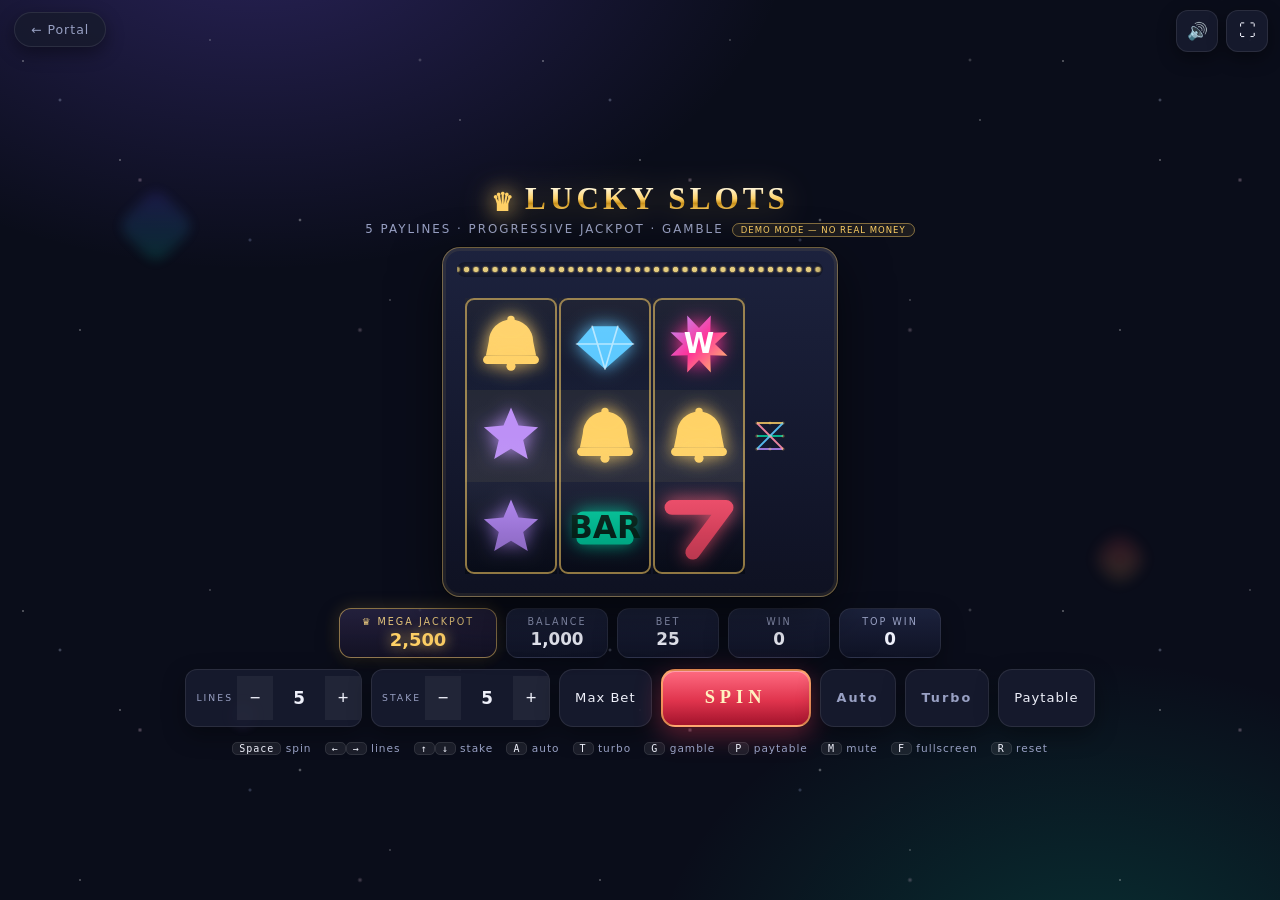
<file: games/slots/index.html>
<!DOCTYPE html>
<html lang="en">
<head>
<meta charset="UTF-8" />
<meta name="viewport" content="width=device-width, initial-scale=1.0, maximum-scale=1.0, user-scalable=no" />
<title>Lucky Slots — Royale Casino</title>
<style>
:root{
  --text:#eef0fa;
  --dim:#98a0c3;
  --panel:rgba(23,27,46,.92);
  --line:rgba(255,255,255,.09);
  --accent:#ffd166;
  --accent2:#00d4a6;
  --gold:#ffd166;
  --gold-deep:#b8860b;
  --red:#e0344d;
  --danger:#ff4d6d;
}
*{box-sizing:border-box}
html,body{height:100%}
body{
  margin:0;overflow:hidden;color:var(--text);
  font-family:"Segoe UI",system-ui,-apple-system,sans-serif;
  background:
    radial-gradient(900px 600px at 20% -10%, rgba(124,92,255,.28), transparent 60%),
    radial-gradient(800px 600px at 85% 110%, rgba(0,212,166,.18), transparent 55%),
    #0a0d1a;
  user-select:none;-webkit-user-select:none;-webkit-tap-highlight-color:transparent;
}

/* ---------- backdrop ---------- */
.stars{position:fixed;inset:0;pointer-events:none;z-index:0}
.star-layer{position:absolute;inset:-550px 0 0 0;background-repeat:repeat;animation:starFall linear infinite}
@keyframes starFall{to{transform:translateY(550px)}}
.l1{background-image:
  radial-gradient(1.4px 1.4px at 23px 61px, #fff, transparent 100%),
  radial-gradient(1.6px 1.6px at 120px 160px, rgba(255,255,255,.85), transparent 100%),
  radial-gradient(1.3px 1.3px at 210px 40px, rgba(255,255,255,.7), transparent 100%),
  radial-gradient(1.8px 1.8px at 300px 220px, rgba(255,255,255,.9), transparent 100%),
  radial-gradient(1.4px 1.4px at 390px 300px, rgba(255,255,255,.65), transparent 100%),
  radial-gradient(1.6px 1.6px at 80px 330px, rgba(255,255,255,.8), transparent 100%),
  radial-gradient(1.5px 1.5px at 460px 120px, rgba(255,255,255,.75), transparent 100%);
  background-size:520px 550px;animation-duration:150s;opacity:.55}
.l2{background-image:
  radial-gradient(2px 2px at 60px 100px, #cfe0ff, transparent 100%),
  radial-gradient(2.2px 2.2px at 250px 240px, rgba(180,200,255,.8), transparent 100%),
  radial-gradient(2px 2px at 420px 60px, rgba(255,255,255,.7), transparent 100%);
  background-size:550px 550px;animation-duration:95s;opacity:.4}
.l3{background-image:
  radial-gradient(2.6px 2.6px at 140px 180px, #ffd9f0, transparent 100%),
  radial-gradient(2.8px 2.8px at 360px 330px, rgba(255,217,240,.8), transparent 100%);
  background-size:550px 550px;animation-duration:60s;opacity:.35}
.shard{position:fixed;width:56px;height:56px;z-index:0;pointer-events:none;
  background:linear-gradient(135deg,#5a3df0,#00d4a6);
  transform:rotate(45deg);border-radius:14px;filter:blur(6px);opacity:.16;
  animation:shardFloat 14s ease-in-out infinite alternate}
.shard.s2{width:38px;height:38px;background:linear-gradient(135deg,#ff3355,#ffd166);filter:blur(8px);animation-duration:18s;animation-delay:-6s}
.shard.s3{width:26px;height:26px;background:linear-gradient(135deg,#38b6ff,#b96bff);filter:blur(5px);animation-duration:11s;animation-delay:-3s}
@keyframes shardFloat{from{transform:translateY(0) rotate(45deg)}to{transform:translateY(-60px) rotate(125deg)}}

/* ---------- layout ---------- */
#stage{position:relative;z-index:1;height:100%;display:flex;flex-direction:column;
  align-items:center;justify-content:center;gap:11px;padding:56px 14px 14px}
.title{margin:0;font-size:1.95rem;letter-spacing:4px;line-height:1.05;
  font-family:Georgia,"Times New Roman",serif;font-weight:700;
  background:linear-gradient(180deg,#fff6d8 15%,#ffd166 48%,#c8901a 62%,#ffd166 85%);
  -webkit-background-clip:text;background-clip:text;color:transparent;
  filter:drop-shadow(0 3px 16px rgba(255,209,102,.4))}
.title .crown{font-size:.8em;margin-right:8px;-webkit-text-fill-color:initial;background:none;color:#ffd166;
  filter:drop-shadow(0 0 10px rgba(255,209,102,.8));display:inline-block;transform:translateY(2px)}
.subtitle{margin:-5px 0 0;font-size:.74rem;color:var(--dim);letter-spacing:2px;text-transform:uppercase;text-align:center}
.demo-badge{color:var(--gold);border:1px solid rgba(255,209,102,.45);background:rgba(255,209,102,.08);
  border-radius:999px;padding:1px 8px;font-size:.72em;margin-left:8px;letter-spacing:1px}

/* ---------- machine ---------- */
.machine{position:relative;padding:14px 12px 12px;border-radius:18px;
  background:linear-gradient(180deg,rgba(30,36,64,.95),rgba(15,18,35,.97));
  border:1px solid rgba(255,209,102,.4);
  box-shadow:0 18px 50px rgba(0,0,0,.55), inset 0 0 0 3px rgba(255,209,102,.07), 0 0 0 1px rgba(0,0,0,.4);
  animation:cabinetGlow 3.2s ease-in-out infinite alternate}
@keyframes cabinetGlow{
  from{box-shadow:0 18px 50px rgba(0,0,0,.55), inset 0 0 0 3px rgba(255,209,102,.06), 0 0 26px rgba(255,170,60,.14)}
  to{box-shadow:0 18px 50px rgba(0,0,0,.55), inset 0 0 0 3px rgba(255,209,102,.1), 0 0 46px rgba(255,170,60,.3)}}
.machine.bigwin{animation:cabinetBig .5s ease-in-out infinite alternate}
@keyframes cabinetBig{
  from{box-shadow:0 18px 50px rgba(0,0,0,.55), 0 0 40px rgba(255,209,102,.4)}
  to{box-shadow:0 18px 50px rgba(0,0,0,.55), 0 0 90px rgba(255,209,102,.75)}}
.machine.jackwin{animation:cabinetJack .35s ease-in-out infinite alternate}
@keyframes cabinetJack{
  from{box-shadow:0 18px 50px rgba(0,0,0,.55), 0 0 50px rgba(255,224,138,.55)}
  to{box-shadow:0 18px 50px rgba(0,0,0,.55), 0 0 110px rgba(255,224,138,.95)}}

/* chasing marquee bulbs */
#marquee{height:15px;margin:0 2px 11px;border-radius:8px;
  background-image:
    radial-gradient(circle, rgba(255,228,140,.95) 0 2.4px, rgba(255,209,102,.3) 3px, transparent 4.2px),
    radial-gradient(circle, rgba(255,228,140,.95) 0 2.4px, rgba(255,209,102,.3) 3px, transparent 4.2px);
  background-size:19px 15px,19px 15px;
  background-position:0 0,9.5px 0;
  animation:bulbChase 1.1s steps(2) infinite;
  box-shadow:inset 0 0 10px rgba(0,0,0,.55)}
@keyframes bulbChase{0%{background-position:0 0,9.5px 0}50%{background-position:9.5px 0,0 0}100%{background-position:0 0,9.5px 0}}
.machine.bigwin #marquee,.machine.jackwin #marquee{animation-duration:.35s;
  background-image:
    radial-gradient(circle, rgba(255,240,180,1) 0 2.8px, rgba(255,209,102,.5) 3.4px, transparent 4.6px),
    radial-gradient(circle, rgba(255,240,180,1) 0 2.8px, rgba(255,209,102,.5) 3.4px, transparent 4.6px)}

#reels{display:block;border-radius:10px}

/* win overlay */
.win-overlay{position:absolute;inset:0;display:flex;flex-direction:column;align-items:center;justify-content:center;
  pointer-events:none;opacity:0;transform:scale(.6);transition:opacity .18s,transform .25s cubic-bezier(.2,1.6,.4,1);z-index:5}
.win-overlay.show{opacity:1;transform:scale(1)}
.win-label{font-family:Georgia,serif;font-size:1.5rem;font-weight:800;letter-spacing:6px;color:var(--gold);
  text-shadow:0 0 18px rgba(255,209,102,.85), 0 2px 0 rgba(0,0,0,.5)}
.win-overlay.big .win-label{font-size:2.1rem;color:#ffe9a8;animation:winPulse .6s ease-in-out infinite alternate}
.win-amt{font-size:2rem;font-weight:800;color:#fff;text-shadow:0 0 22px rgba(255,209,102,.9);margin-top:2px;font-variant-numeric:tabular-nums}
.win-overlay.big .win-amt{font-size:2.6rem}
@keyframes winPulse{from{transform:scale(1)}to{transform:scale(1.12)}}

/* ---------- status bar ---------- */
.status{display:flex;gap:9px;width:100%;justify-content:center;flex-wrap:wrap}
.stat{background:linear-gradient(180deg,rgba(30,36,64,.92),rgba(16,20,38,.95));border:1px solid var(--line);
  border-radius:12px;padding:7px 15px;min-width:102px;
  display:flex;flex-direction:column;align-items:center;gap:2px;box-shadow:0 8px 22px rgba(0,0,0,.35)}
.stat .k{font-size:.6rem;letter-spacing:2px;text-transform:uppercase;color:var(--dim)}
.stat .v{font-size:1.05rem;font-weight:700;font-variant-numeric:tabular-nums}
.stat.win-hit .v{color:var(--gold);text-shadow:0 0 14px rgba(255,209,102,.7)}
.stat.jack{min-width:158px;border:1px solid rgba(255,209,102,.5);
  background:linear-gradient(180deg,rgba(44,39,72,.75),rgba(21,18,38,.85));
  box-shadow:0 8px 22px rgba(0,0,0,.35), 0 0 18px rgba(255,209,102,.18)}
.stat.jack .k{color:#e8c87e}
.stat.jack .v{color:var(--gold);text-shadow:0 0 14px rgba(255,209,102,.8);font-size:1.12rem}

/* ---------- controls ---------- */
#controls{display:flex;gap:9px;align-items:stretch;justify-content:center;flex-wrap:wrap}
.ctrl-group{display:flex;align-items:center;background:var(--panel);border:1px solid var(--line);
  border-radius:12px;overflow:hidden;box-shadow:0 8px 22px rgba(0,0,0,.35)}
.ctrl-group .cap{font-size:.58rem;letter-spacing:2px;text-transform:uppercase;color:var(--dim);padding:0 4px 0 10px}
.cbtn{width:36px;height:44px;border:0;background:rgba(255,255,255,.05);color:var(--text);font-size:1.15rem;
  cursor:pointer;transition:background .12s,transform .12s;line-height:1}
.cbtn:hover{background:rgba(255,255,255,.12)}
.cbtn:active{transform:scale(.92)}
.cbtn:disabled{opacity:.35;cursor:default}
.ctrl-val{min-width:52px;text-align:center;font-weight:700;font-size:1.05rem;padding:0 6px;font-variant-numeric:tabular-nums}
#spin-btn{
  min-width:150px;height:58px;border-radius:14px;border:2px solid rgba(255,209,102,.6);cursor:pointer;
  font-family:Georgia,serif;font-size:1.15rem;font-weight:800;letter-spacing:5px;color:#fff2c0;
  background:linear-gradient(180deg,#ff6b81,#e0344d 55%,#a3132c);
  box-shadow:0 8px 26px rgba(224,52,77,.4), inset 0 1px 0 rgba(255,255,255,.35), 0 0 0 1px rgba(0,0,0,.35);
  transition:filter .12s,transform .12s,box-shadow .2s}
#spin-btn:hover{filter:brightness(1.1)}
#spin-btn:active{transform:translateY(2px) scale(.98)}
#spin-btn:disabled{filter:saturate(.3) brightness(.75);box-shadow:0 4px 14px rgba(0,0,0,.3);cursor:default}
#spin-btn.broke{animation:flashRed .6s ease-in-out infinite alternate}
@keyframes flashRed{from{box-shadow:0 8px 26px rgba(255,77,109,.25)}to{box-shadow:0 8px 34px rgba(255,77,109,.7);border-color:rgba(255,77,109,.9)}}
.tbtn{height:58px;padding:0 15px;border-radius:14px;border:1px solid var(--line);cursor:pointer;
  background:var(--panel);color:var(--text);font-size:.82rem;letter-spacing:1px;
  box-shadow:0 8px 22px rgba(0,0,0,.35);transition:filter .12s,transform .12s;font-family:inherit}
.tbtn:hover{filter:brightness(1.35)}
.tbtn:active{transform:scale(.96)}
.tbtn:disabled{opacity:.4;cursor:default}
/* toggle chips */
.chip{height:58px;padding:0 16px;border-radius:14px;border:1px solid var(--line);cursor:pointer;
  background:var(--panel);color:var(--dim);font-size:.8rem;font-weight:700;letter-spacing:2px;
  box-shadow:0 8px 22px rgba(0,0,0,.35);transition:all .15s;font-family:inherit}
.chip:hover{filter:brightness(1.25)}
.chip.on[data-chip="auto"]{color:#9ffce0;border-color:rgba(0,212,166,.65);
  background:linear-gradient(180deg,#2e6b4f,#173829);box-shadow:0 0 16px rgba(0,212,166,.4)}
.chip.on[data-chip="turbo"]{color:#ffe9a8;border-color:rgba(255,209,102,.7);
  background:linear-gradient(180deg,#6b4d16,#3a2808);box-shadow:0 0 16px rgba(255,209,102,.4)}
/* gamble button */
#gamble-btn{height:58px;padding:0 18px;border-radius:14px;border:2px solid rgba(255,209,102,.75);cursor:pointer;
  font-family:Georgia,serif;font-size:.95rem;font-weight:800;letter-spacing:2px;color:#241503;
  background:linear-gradient(180deg,#ffe9a8,#ffc93d 55%,#d99a1d);
  box-shadow:0 8px 26px rgba(255,209,102,.45), inset 0 1px 0 rgba(255,255,255,.6);
  animation:gamblePulse .7s ease-in-out infinite alternate}
#gamble-btn.hidden{display:none}
@keyframes gamblePulse{from{transform:scale(1)}to{transform:scale(1.06)}}

/* top-right buttons */
#topbar{position:fixed;top:10px;right:12px;z-index:20;display:flex;gap:8px}
.tb{width:42px;height:42px;border-radius:12px;border:1px solid var(--line);cursor:pointer;
  background:var(--panel);color:var(--text);font-size:1.05rem;
  box-shadow:0 6px 18px rgba(0,0,0,.4);transition:filter .15s,transform .15s}
.tb:hover{filter:brightness(1.25);transform:translateY(-1px)}
#portal-link{position:fixed;top:12px;left:14px;z-index:20;text-decoration:none;color:var(--dim);
  font-size:.78rem;letter-spacing:1px;background:var(--panel);border:1px solid var(--line);
  border-radius:999px;padding:9px 16px;box-shadow:0 6px 18px rgba(0,0,0,.4);transition:color .15s}
#portal-link:hover{color:var(--text)}

/* live wins feed */
#feed{position:fixed;left:16px;bottom:16px;z-index:18;display:flex;align-items:center;gap:8px;
  background:var(--panel);border:1px solid var(--line);border-radius:999px;padding:7px 14px;
  font-size:.72rem;letter-spacing:.5px;color:var(--dim);box-shadow:0 8px 22px rgba(0,0,0,.45);
  opacity:0;transition:opacity .6s;pointer-events:none}
#feed.show{opacity:1}
#feed .live-dot{width:8px;height:8px;border-radius:50%;background:#00d4a6;box-shadow:0 0 8px #00d4a6;
  animation:dotBlink 1.6s ease-in-out infinite}
@keyframes dotBlink{50%{opacity:.35}}
#feed b{color:var(--gold);font-weight:700}
@media (max-width:640px){ #feed{display:none} }

#hint{margin:0;font-size:.66rem;color:var(--dim);letter-spacing:1px;text-align:center;line-height:2}
#hint b{color:var(--text);background:rgba(255,255,255,.07);border:1px solid var(--line);
  border-radius:5px;padding:0 6px;font-family:ui-monospace,Menlo,Consolas,monospace;font-size:.95em;font-weight:400}
@media (pointer:coarse){ #hint{display:none} }

/* ---------- overlays ---------- */
.overlay{position:fixed;inset:0;z-index:30;display:flex;align-items:center;justify-content:center;
  background:rgba(8,10,20,.78);backdrop-filter:blur(6px);-webkit-backdrop-filter:blur(6px)}
.overlay.hidden{display:none}
.card{width:min(560px,92vw);max-height:88vh;overflow:auto;border-radius:18px;padding:20px 22px;
  background:linear-gradient(180deg,rgba(30,36,64,.97),rgba(13,16,30,.98));
  border:1px solid rgba(255,209,102,.3);box-shadow:0 24px 70px rgba(0,0,0,.65)}
.card h2{margin:0 0 4px;font-family:Georgia,serif;font-size:1.15rem;letter-spacing:3px;text-transform:uppercase;
  background:linear-gradient(90deg,#fff0c4,#ffd166 55%,#b8860b);-webkit-background-clip:text;background-clip:text;color:transparent}
.card .sub{margin:0 0 14px;font-size:.72rem;color:var(--dim);letter-spacing:1px}
.card .sub b{color:var(--gold)}
.pt-grid{display:grid;grid-template-columns:repeat(auto-fill,minmax(118px,1fr));gap:10px}
.pt-card{display:flex;flex-direction:column;align-items:center;gap:4px;padding:10px 6px;border-radius:12px;
  background:rgba(255,255,255,.04);border:1px solid var(--line)}
.pt-card canvas{display:block}
.pt-name{font-size:.72rem;font-weight:700;letter-spacing:1px}
.pt-pay{font-size:.68rem;color:var(--dim);text-align:center;line-height:1.5}
.pt-pay b{color:var(--gold);font-size:.85em}
.pt-note{margin-top:14px;font-size:.7rem;color:var(--dim);line-height:1.7;text-align:center}
.pt-note b{color:var(--text)}
.card .row{display:flex;justify-content:center;gap:10px;margin-top:16px}

/* gamble card table */
.gamble-card{width:min(480px,92vw);text-align:center;
  background:
    radial-gradient(120% 90% at 50% 0%, rgba(30,36,64,.97), rgba(13,16,30,.98));
  border:1px solid rgba(255,209,102,.4)}
.pot-row{display:flex;align-items:baseline;justify-content:center;gap:10px;margin:2px 0 12px}
.pot-k{font-size:.68rem;letter-spacing:3px;text-transform:uppercase;color:var(--dim)}
.pot-v{font-size:1.7rem;font-weight:800;color:var(--gold);text-shadow:0 0 16px rgba(255,209,102,.7);font-variant-numeric:tabular-nums}
.pot-x{font-size:.8rem;color:var(--dim)}
.pot-x.hot{color:var(--gold);text-shadow:0 0 10px rgba(255,209,102,.8)}
.gc{height:170px;display:flex;align-items:center;justify-content:center;perspective:700px;margin-bottom:10px}
.gcard{width:112px;height:156px;position:relative;transform-style:preserve-3d;
  transition:transform .65s cubic-bezier(.3,1.5,.45,1)}
.gcard.flipped{transform:rotateY(180deg)}
.gcard .face{position:absolute;inset:0;backface-visibility:hidden;-webkit-backface-visibility:hidden;
  border-radius:12px;border:2px solid rgba(255,255,255,.3);display:flex;align-items:center;justify-content:center;
  box-shadow:0 14px 34px rgba(0,0,0,.55)}
.gcard .face.back{
  background:
    repeating-linear-gradient(45deg, rgba(124,92,255,.18) 0 6px, transparent 6px 12px),
    linear-gradient(180deg,#2a2f55,#151832);
  box-shadow:inset 0 0 0 7px rgba(255,209,102,.22), 0 14px 34px rgba(0,0,0,.55)}
.gcard .face.front{transform:rotateY(180deg)}
.gcard .face.front.red{background:linear-gradient(180deg,#ff6b81,#c22039);border-color:rgba(255,220,225,.6)}
.gcard .face.front.black{background:linear-gradient(180deg,#333a48,#151821);border-color:rgba(210,220,240,.5)}
.gcard .face .suit{font-family:Georgia,serif;font-size:3.4rem;color:#fff;text-shadow:0 2px 8px rgba(0,0,0,.5)}
.gcard .face .rank{position:absolute;top:8px;left:10px;font-family:Georgia,serif;font-size:1rem;color:#fff;opacity:.85}
.gbtns{display:flex;gap:12px;justify-content:center;margin-bottom:14px}
.gb{flex:1;max-width:150px;height:54px;border-radius:12px;border:2px solid;cursor:pointer;font-family:Georgia,serif;
  font-size:1rem;font-weight:800;letter-spacing:2px;transition:filter .12s,transform .12s}
.gb:active{transform:scale(.96)}
.gb:disabled{opacity:.45;cursor:default}
.gb.red{background:linear-gradient(180deg,#ff6b81,#c22039);border-color:rgba(255,209,102,.5);color:#fff}
.gb.black{background:linear-gradient(180deg,#2c3240,#13161e);border-color:rgba(255,209,102,.5);color:#fff}
.gb:hover{filter:brightness(1.15)}
#gb-take{height:52px;padding:0 22px}
.gkeys{margin:12px 0 0;font-size:.66rem;color:var(--dim);letter-spacing:1px}
.gkeys b{color:var(--text);background:rgba(255,255,255,.07);border:1px solid var(--line);border-radius:5px;
  padding:0 6px;font-family:ui-monospace,Menlo,Consolas,monospace;font-size:.95em;font-weight:400}
@media (max-height:560px){ .gc{transform:scale(.8);height:140px} }

/* jackpot celebration */
#jackpot{position:fixed;inset:0;z-index:35;display:flex;align-items:center;justify-content:center;pointer-events:none;
  background:radial-gradient(70% 60% at 50% 45%, rgba(124,92,255,.32), rgba(8,10,20,.85))}
#jackpot.hidden{display:none}
.jack-card{text-align:center;animation:jackIn .5s cubic-bezier(.2,1.6,.4,1)}
@keyframes jackIn{from{transform:scale(.4);opacity:0}to{transform:scale(1);opacity:1}}
.jack-crown{font-size:3.4rem;color:#ffd166;text-shadow:0 0 30px rgba(255,209,102,.9);animation:winPulse .5s ease-in-out infinite alternate}
.jack-label{font-family:Georgia,serif;font-size:2.6rem;font-weight:800;letter-spacing:8px;
  background:linear-gradient(180deg,#fff6d8,#ffd166 45%,#c8901a 70%,#ffe9a8);
  -webkit-background-clip:text;background-clip:text;color:transparent;
  filter:drop-shadow(0 0 24px rgba(255,209,102,.8))}
.jack-amt{font-size:2.6rem;font-weight:800;color:#fff;text-shadow:0 0 26px rgba(255,209,102,.9);margin-top:4px;font-variant-numeric:tabular-nums}
.jack-sub{margin-top:6px;font-size:.75rem;letter-spacing:3px;text-transform:uppercase;color:var(--dim)}

#toast{position:fixed;bottom:26px;left:50%;transform:translateX(-50%) translateY(12px);z-index:40;
  background:var(--panel);border:1px solid var(--line);border-radius:999px;padding:9px 18px;
  font-size:.8rem;letter-spacing:1px;box-shadow:0 10px 30px rgba(0,0,0,.5);
  opacity:0;pointer-events:none;transition:opacity .2s,transform .2s}
#toast.show{opacity:1;transform:translateX(-50%) translateY(0)}

@media (max-width:560px){
  .title{font-size:1.45rem;letter-spacing:3px}
  .stat{min-width:82px;padding:6px 10px}
  .stat .v{font-size:.9rem}
  .stat.jack{min-width:118px}
  #spin-btn{min-width:118px;height:52px}
  .chip,.tbtn{height:52px}
  #stage{gap:9px}
}
</style>
</head>
<body>
<div class="stars" aria-hidden="true">
  <div class="star-layer l1"></div>
  <div class="star-layer l2"></div>
  <div class="star-layer l3"></div>
</div>
<div class="shard" style="left:10%;top:22%" aria-hidden="true"></div>
<div class="shard s2" style="left:86%;top:60%" aria-hidden="true"></div>
<div class="shard s3" style="left:18%;top:78%" aria-hidden="true"></div>

<a id="portal-link" href="../../index.html" target="_top" rel="noopener">← Portal</a>
<div id="topbar">
  <button class="tb" id="mute-btn" type="button" title="Mute (M)">🔊</button>
  <button class="tb" id="fs-btn" type="button" title="Fullscreen (F)">⛶</button>
</div>

<div id="stage">
  <h1 class="title"><span class="crown" aria-hidden="true">♛</span>LUCKY SLOTS</h1>
  <p class="subtitle">5 paylines · progressive jackpot · gamble<span class="demo-badge">demo mode — no real money</span></p>

  <div class="machine" id="machine">
    <div id="marquee" aria-hidden="true"></div>
    <canvas id="reels" width="600" height="240"></canvas>
    <div class="win-overlay" id="win-overlay" aria-live="polite">
      <div class="win-label" id="win-label">WIN</div>
      <div class="win-amt" id="win-amt">0</div>
    </div>
  </div>

  <div class="status">
    <div class="stat jack"><span class="k">♛ Mega jackpot</span><span class="v" id="st-jack">0</span></div>
    <div class="stat"><span class="k">Balance</span><span class="v" id="st-balance">0</span></div>
    <div class="stat"><span class="k">Bet</span><span class="v" id="st-bet">0</span></div>
    <div class="stat" id="stat-win"><span class="k">Win</span><span class="v" id="st-win">0</span></div>
    <div class="stat"><span class="k">Top win</span><span class="v" id="st-top">0</span></div>
  </div>

  <div id="controls">
    <div class="ctrl-group">
      <span class="cap">Lines</span>
      <button class="cbtn" id="lines-down" type="button" aria-label="Fewer lines">−</button>
      <span class="ctrl-val" id="lines-val">5</span>
      <button class="cbtn" id="lines-up" type="button" aria-label="More lines">+</button>
    </div>
    <div class="ctrl-group">
      <span class="cap">Stake</span>
      <button class="cbtn" id="stake-down" type="button" aria-label="Lower stake">−</button>
      <span class="ctrl-val" id="stake-val">5</span>
      <button class="cbtn" id="stake-up" type="button" aria-label="Higher stake">+</button>
    </div>
    <button class="tbtn" id="max-btn" type="button" title="Max bet">Max Bet</button>
    <button id="spin-btn" type="button">SPIN</button>
    <button class="chip" id="auto-btn" data-chip="auto" type="button" title="Auto-spin (A)">Auto</button>
    <button class="chip" id="turbo-btn" data-chip="turbo" type="button" title="Turbo spin (T)">Turbo</button>
    <button id="gamble-btn" class="hidden" type="button">Gamble ×2</button>
    <button class="tbtn" id="paytable-btn" type="button" title="Paytable (P)">Paytable</button>
  </div>

  <p id="hint">
    <b>Space</b> spin &nbsp; <b>←</b><b>→</b> lines &nbsp; <b>↑</b><b>↓</b> stake &nbsp;
    <b>A</b> auto &nbsp; <b>T</b> turbo &nbsp; <b>G</b> gamble &nbsp; <b>P</b> paytable &nbsp; <b>M</b> mute &nbsp; <b>F</b> fullscreen &nbsp; <b>R</b> reset
  </p>
</div>

<div id="feed" role="status" aria-hidden="true"><span class="live-dot"></span><span id="feed-text"></span></div>

<div class="overlay hidden" id="paytable">
  <div class="card">
    <h2>Paytable</h2>
    <p class="sub">Line wins are multiplied by your <b>stake</b>. The scatter pays × stake, anywhere on the grid.</p>
    <div class="pt-grid" id="pt-grid"></div>
    <p class="pt-note">
      <b>Wild</b> replaces any symbol (except Lucky). &nbsp; <b>Lucky clover</b> is the scatter — 3 or more pay on any position.<br/>
      The <b>mega jackpot</b> grows with every spin and pays at random — a slice of each bet feeds the pot.<br/>
      18+ · Demo mode with <b>play money only</b> — no real wagers, no prizes.
    </p>
    <div class="row"><button class="tbtn" id="pt-close" type="button">Close (P)</button></div>
  </div>
</div>

<div class="overlay hidden" id="topup">
  <div class="card" style="text-align:center;width:min(420px,92vw)">
    <h2>Out of credits</h2>
    <p class="sub" style="text-align:center">You used up your demo credits. It's only play money — claim more and keep playing.</p>
    <div class="row">
      <button class="tbtn" id="topup-btn" type="button">＋ 1,000 free credits</button>
      <button class="tbtn" id="topup-close" type="button">Close</button>
    </div>
  </div>
</div>

<div class="overlay hidden" id="gamble">
  <div class="card gamble-card">
    <h2>Gamble</h2>
    <p class="sub" id="gb-sub">Guess the card to <b>double</b> your win — 50/50, pure nerve.</p>
    <div class="pot-row"><span class="pot-k">Pot</span><span class="pot-v" id="gb-pot">0</span><span class="pot-x" id="gb-x"></span></div>
    <div class="gc"><div class="gcard" id="gcard">
      <div class="face back"></div>
      <div class="face front" id="gface"><span class="rank">A</span><span class="suit" id="gsuit">♥</span></div>
    </div></div>
    <div class="gbtns">
      <button class="gb black" id="gb-black" type="button">Black ♠</button>
      <button class="gb red" id="gb-red" type="button">Red ♥</button>
    </div>
    <div class="row"><button class="tbtn" id="gb-take" type="button">Take <span id="gb-take-v">0</span></button></div>
    <p class="gkeys"><b>←</b> black &nbsp; <b>→</b> red &nbsp; <b>Esc</b> take</p>
  </div>
</div>

<div id="jackpot" class="hidden" aria-live="assertive">
  <div class="jack-card">
    <div class="jack-crown" aria-hidden="true">♛</div>
    <div class="jack-label">JACKPOT</div>
    <div class="jack-amt" id="jack-amt">0</div>
    <div class="jack-sub">Mega progressive · paid out</div>
  </div>
</div>

<div id="toast" role="status"></div>

<script>
(function (global) {
  'use strict';

  /* ================================================================
   *  PURE CORE — no DOM. Exported for headless tests in Node.
   * ================================================================ */

  var ST = {
    SEVEN:   { label: 'Seven',   color: '#ff4d6d', glow: 'rgba(255,90,120,.95)' },
    BELL:    { label: 'Bell',    color: '#ffd166', glow: 'rgba(255,209,102,.95)' },
    DIAMOND: { label: 'Diamond', color: '#5ac8ff', glow: 'rgba(90,200,255,.95)' },
    CHERRY:  { label: 'Cherry',  color: '#ff8fab', glow: 'rgba(255,143,171,.95)' },
    BAR:     { label: 'Bar',     color: '#00d4a6', glow: 'rgba(0,212,166,.95)' },
    STAR:    { label: 'Star',    color: '#b98bff', glow: 'rgba(185,139,255,.95)' },
    WILD:    { label: 'Wild',    color: '#ff2d95', glow: 'rgba(255,45,149,.95)' },
    LUCKY:   { label: 'Lucky',   color: '#7dff9e', glow: 'rgba(125,255,158,.95)' }
  };

  var PAY3 = { WILD: 100, SEVEN: 40, BELL: 25, DIAMOND: 15, CHERRY: 10, BAR: 8, STAR: 5 };
  var PAY2 = { CHERRY: 2, BELL: 1, BAR: 1 };
  var SCATTER_PAY = { 3: 15, 4: 40, 5: 100, 6: 250, 7: 500, 8: 1000, 9: 2500 };

  var STRIP_COUNTS = [
    { CHERRY: 7, BAR: 6, STAR: 5, BELL: 4, DIAMOND: 4, SEVEN: 3, WILD: 1, LUCKY: 2 },
    { CHERRY: 8, BAR: 6, STAR: 5, BELL: 4, DIAMOND: 3, SEVEN: 3, WILD: 1, LUCKY: 2 },
    { CHERRY: 7, BAR: 7, STAR: 4, BELL: 4, DIAMOND: 4, SEVEN: 3, WILD: 1, LUCKY: 2 }
  ];
  var STRIP_LEN = 32;

  function makeStrip(counts) {
    var s = [];
    for (var k in counts) for (var i = 0; i < counts[k]; i++) s.push(k);
    for (var a = s.length - 1; a > 0; a--) {
      var b = (Math.random() * (a + 1)) | 0;
      var t = s[a]; s[a] = s[b]; s[b] = t;
    }
    return s;
  }

  /* 5 paylines over the 3×3 grid: [[col,row] × 3] */
  var LINES = [
    [[0,0],[1,0],[2,0]],   // top
    [[0,1],[1,1],[2,1]],   // middle
    [[0,2],[1,2],[2,2]],   // bottom
    [[0,0],[1,1],[2,2]],   // diagonal ↘
    [[0,2],[1,1],[2,0]]    // diagonal ↗
  ];

  function mod(n, m) { return ((n % m) + m) % m; }

  /* grid = 3 cols × 3 rows of symbol ids. stake = stake per line. */
  function evaluate(grid, lineCount, stake) {
    var wins = [];
    var total = 0;
    var n = Math.min(LINES.length, lineCount);
    for (var li = 0; li < n; li++) {
      var cells = LINES[li].map(function (c) { return grid[c[0]][c[1]]; });
      var bestAmt = 0, bestSym = null;
      for (var s in PAY3) {
        var cnt = 0;
        for (var i = 0; i < cells.length; i++) if (cells[i] === s || cells[i] === 'WILD') cnt++;
        var amt = 0;
        if (cnt >= 3) amt = PAY3[s];
        else if (cnt >= 2 && PAY2[s]) amt = PAY2[s];
        if (amt > bestAmt) { bestAmt = amt; bestSym = s; }
      }
      if (bestAmt > 0) {
        var w = bestAmt * stake;
        total += w;
        wins.push({ line: li, sym: bestSym, amt: w });
      }
    }
    /* scatter pays anywhere, any orientation */
    var sc = 0;
    for (var c = 0; c < 3; c++) for (var r = 0; r < 3; r++) if (grid[c][r] === 'LUCKY') sc++;
    if (sc >= 3) {
      var sw = SCATTER_PAY[sc] * stake;
      total += sw;
      wins.push({ line: -1, sym: 'LUCKY', amt: sw });
    }
    return { total: total, wins: wins };
  }

  /* Reel travel, two phases:
   *   1) eased deceleration that lands exactly on the target at u=0.8 (zero velocity),
   *   2) a smooth 0.5-symbol overshoot + settle (squared sine: zero value AND
   *      zero slope at both ends, so the decel and the bounce join without a kick).
   * The bounce is absolute, so it reads the same regardless of travel length. */
  function reelPos(anim, now) {
    var u = (now - anim.t0) / anim.dur;
    if (u >= 1) return { pos: anim.to, done: true };
    var pos;
    if (u < 0.8) {
      var v = u / 0.8;
      pos = anim.from + anim.dist * (1 - Math.pow(1 - v, 1.7));
    } else {
      var w = (u - 0.8) / 0.2;
      pos = anim.to + 0.5 * Math.sin(Math.PI * w) * Math.sin(Math.PI * w);
    }
    return { pos: pos, done: false };
  }

  var CORE = {
    ST: ST, PAY3: PAY3, PAY2: PAY2, SCATTER_PAY: SCATTER_PAY,
    STRIP_COUNTS: STRIP_COUNTS, STRIP_LEN: STRIP_LEN, LINES: LINES,
    makeStrip: makeStrip, mod: mod, evaluate: evaluate, reelPos: reelPos
  };
  if (typeof module !== 'undefined' && module.exports) module.exports = CORE;

  /* ================================================================
   *  GAME (browser only)
   * ================================================================ */
  if (typeof document === 'undefined') return;

  var $ = function (s) { return document.querySelector(s); };
  var clamp = function (v, a, b) { return Math.max(a, Math.min(b, v)); };
  function loadNum(key, dflt) {
    try { var v = parseFloat(localStorage.getItem(key)); return isFinite(v) ? v : dflt; }
    catch (e) { return dflt; }
  }
  function saveNum(key, v) { try { localStorage.setItem(key, String(v)); } catch (e) {} }
  function loadJson(key, dflt) {
    try { var v = JSON.parse(localStorage.getItem(key)); return v && typeof v === 'object' ? v : dflt; }
    catch (e) { return dflt; }
  }
  function saveJson(key, v) { try { localStorage.setItem(key, JSON.stringify(v)); } catch (e) {} }

  /* ---------------- state ---------------- */
  var STAKES = [1, 2, 5, 10, 25, 50];
  var G = {
    balance: Math.max(0, Math.round(loadNum('slots.balance', 1000))),
    topWin: Math.max(0, Math.round(loadNum('slots.topwin', 0))),
    stakeIdx: 2,          // 5
    lines: 5,
    spinning: false,
    win: 0,               // last spin's win
    winWins: [],          // last spin's win entries (for presentation)
    bigWin: false,
    betLast: 0,
    auto: false,
    turbo: false,
    gamblying: false,     // gamble round in progress
    gamblePot: 0,
    gambleDoubles: 0,
    jackHit: false
  };
  G.bet = function () { return G.lines * STAKES[G.stakeIdx]; };

  /* ---------------- reels ---------------- */
  var REELS = STRIP_COUNTS.map(function (c) { return makeStrip(c); });
  var REEL_POS = [0, 0, 0];      // continuous position (symbol units), integer at rest
  var REEL_ANIM = [null, null, null];
  var REEL_VEL = [0, 0, 0];      // symbols/sec, for tick rate + motion blur
  var REEL_TICKAT = [0, 0, 0];

  /* Re-roll a strip in place on spin start: the six cells around the current
   * base (j = -2..3 — the 3-row window plus the peek rows) keep their symbols
   * so the visible grid never pops; the remaining 26 cells are shuffled in
   * place and scroll in from off-screen. */
  function reRollHidden(strip, base) {
    var L = STRIP_LEN;
    var hidden = [];
    for (var i = 0; i < L; i++) {
      var rel = mod(i - base, L);
      if (rel !== 0 && rel !== 1 && rel !== 2 && rel !== 3 && rel !== L - 1 && rel !== L - 2) hidden.push(i);
    }
    for (var a = hidden.length - 1; a > 0; a--) {
      var b = (Math.random() * (a + 1)) | 0;
      var t = strip[hidden[a]]; strip[hidden[a]] = strip[hidden[b]]; strip[hidden[b]] = t;
    }
  }

  /* ---------------- mega jackpot (progressive) ----------------
   * Funded like the real thing: a slice of every bet feeds the pot,
   * plus a slow ambient drip so it always looks alive. Pays at random. */
  var JACK = {
    base: 2500,
    value: 2500,
    disp: 2500,
    hitChance: 1 / 450,
    betShare: 0.02
  };
  (function initJack() {
    var j = loadJson('slots.jackpot', null);
    if (j && isFinite(j.v) && j.v > 0) {
      /* grow for the time spent away (capped at 24h) */
      var away = clamp((Date.now() - (j.t || Date.now())) / 1000, 0, 24 * 3600);
      JACK.value = j.v + Math.floor(away * 0.5);
    }
    JACK.disp = JACK.value;
  })();
  function saveJack() { saveJson('slots.jackpot', { v: Math.round(JACK.value), t: Date.now() }); }
  function fundJack(bet) { JACK.value += bet * JACK.betShare; }
  function resetJack() { JACK.value = JACK.base + (Math.random() * 1500) | 0; JACK.disp = JACK.value; saveJack(); }

  /* ---------------- audio ---------------- */
  var Sfx = {
    ctx: null,
    muted: (function () { try { return localStorage.getItem('slots.muted') === '1'; } catch (e) { return false; } })(),
    ensure: function () {
      if (!this.ctx) {
        var AC = global.AudioContext || global.webkitAudioContext;
        if (!AC) return;
        this.ctx = new AC();
      }
      if (this.ctx.state === 'suspended') this.ctx.resume();
    },
    tone: function (freq, dur, type, gain, slideTo, when) {
      if (this.muted || !this.ctx) return;
      var t0 = this.ctx.currentTime + (when || 0);
      var o = this.ctx.createOscillator();
      var g = this.ctx.createGain();
      o.type = type || 'sine';
      o.frequency.setValueAtTime(freq, t0);
      if (slideTo) o.frequency.exponentialRampToValueAtTime(Math.max(30, slideTo), t0 + dur);
      g.gain.setValueAtTime(0.0001, t0);
      g.gain.exponentialRampToValueAtTime(gain || 0.12, t0 + 0.008);
      g.gain.exponentialRampToValueAtTime(0.0001, t0 + dur);
      o.connect(g); g.connect(this.ctx.destination);
      o.start(t0); o.stop(t0 + dur + 0.02);
    },
    noise: function (dur, gain, when, hp) {
      if (this.muted || !this.ctx) return;
      var t0 = this.ctx.currentTime + (when || 0);
      var len = Math.max(1, (dur * this.ctx.sampleRate) | 0);
      var buf = this.ctx.createBuffer(1, len, this.ctx.sampleRate);
      var d = buf.getChannelData(0);
      for (var i = 0; i < len; i++) d[i] = Math.random() * 2 - 1;
      var src = this.ctx.createBufferSource();
      src.buffer = buf;
      var f = this.ctx.createBiquadFilter();
      f.type = 'highpass'; f.frequency.value = hp || 800;
      var g = this.ctx.createGain();
      g.gain.setValueAtTime(gain || 0.08, t0);
      g.gain.exponentialRampToValueAtTime(0.0001, t0 + dur);
      src.connect(f); f.connect(g); g.connect(this.ctx.destination);
      src.start(t0);
    },
    ui:        function () { this.tone(660, 0.06, 'square', 0.05); },
    spin:      function () { var self = this; [300, 480, 720].forEach(function (f, i) { self.tone(f, 0.07, 'sawtooth', 0.04, f * 1.6, i * 0.06); }); },
    tick:      function () { this.tone(1500, 0.025, 'triangle', 0.025); },
    stop:      function (r) { this.tone(160 - r * 18, 0.14, 'sine', 0.12, 90); this.noise(0.06, 0.03, 0, 1500); },
    lose:      function () { this.tone(150, 0.22, 'sine', 0.07, 80); },
    win:       function () { var self = this; [523, 659, 784, 1047].forEach(function (f, i) { self.tone(f, 0.16, 'triangle', 0.09, null, i * 0.09); }); },
    fanfare:   function () { var self = this; [392, 523, 659, 784, 1047, 1319].forEach(function (f, i) { self.tone(f, 0.2, 'triangle', 0.1, null, i * 0.11); }); [392, 523, 659].forEach(function (f) { self.tone(f * 2, 0.5, 'sine', 0.04, null, 0.7); }); },
    coin:      function () { this.tone(1320, 0.05, 'square', 0.03, 1760); },
    topup:     function () { var self = this; for (var i = 0; i < 8; i++) self.coin2(i); },
    coin2:     function (i) { var self = this; self.tone(900 + i * 120, 0.06, 'square', 0.035, 1400 + i * 160, i * 0.05); },
    jackpot:   function () {
      var self = this;
      /* brass-ish riff */
      [262, 330, 392, 523].forEach(function (f, i) { self.tone(f, 0.3, 'sawtooth', 0.05, null, i * 0.14); self.tone(f / 2, 0.3, 'triangle', 0.07, null, i * 0.14); });
      [523, 659, 784, 1047, 1319, 1568].forEach(function (f, i) { self.tone(f, 0.25, 'square', 0.05, null, 0.62 + i * 0.12); });
      for (var i = 0; i < 14; i++) self.tone(1100 + i * 90, 0.06, 'square', 0.03, 1500 + i * 120, 1.3 + i * 0.07);
      this.noise(0.5, 0.04, 0.6, 2000);
    },
    cardFlip:  function () { this.noise(0.12, 0.05, 0, 1200); this.tone(340, 0.1, 'sine', 0.05, 900); },
    cardDeal:  function () { this.noise(0.08, 0.05, 0, 1600); },
    double:    function () { var self = this; [660, 880, 1100, 1320].forEach(function (f, i) { self.tone(f, 0.09, 'square', 0.04, f * 1.2, i * 0.06); }); },
    gambleLose:function () { this.tone(220, 0.4, 'sawtooth', 0.06, 70); this.noise(0.3, 0.03, 0.1, 400); },
    toggleMute: function () {
      this.muted = !this.muted;
      try { localStorage.setItem('slots.muted', this.muted ? '1' : '0'); } catch (e) {}
      if (!this.muted) this.ui();
      return this.muted;
    }
  };
  document.addEventListener('pointerdown', function () { Sfx.ensure(); }, true);

  /* ---------------- canvas ---------------- */
  var canvas = $('#reels');
  var ctx = canvas.getContext('2d');
  var GEO = { cell: 64, pad: 10, gap: 2, mini: 58, w: 600, h: 230, dpr: 1 };
  var LINE_COLORS = ['#ffd166', '#00d4a6', '#b98bff', '#ff8fab', '#5ac8ff'];

  function layout() {
    var dpr = Math.min(2.5, window.devicePixelRatio || 1);
    var coarse = global.matchMedia && global.matchMedia('(pointer:coarse)').matches;
    var availW = window.innerWidth - 28;
    var availH = window.innerHeight - (coarse ? 385 : 330);
    var mini = availW > 560 ? 58 : 0;
    var cell = Math.floor(Math.min((availW - 24 - (mini ? mini + 12 : 0)) / 3, availH / 3));
    cell = clamp(cell, 34, 92);
    var w = GEO.pad * 2 + cell * 3 + GEO.gap * 2 + (mini ? mini + 12 : 0);
    var h = GEO.pad * 2 + cell * 3;
    GEO.cell = cell; GEO.w = w; GEO.h = h; GEO.mini = mini; GEO.dpr = dpr;
    canvas.width = Math.round(w * dpr);
    canvas.height = Math.round(h * dpr);
    canvas.style.width = w + 'px';
    canvas.style.height = h + 'px';
  }
  function reelX(c) { return GEO.pad + c * (GEO.cell + GEO.gap); }
  function reelWin(c) { return { x: reelX(c), y: GEO.pad, w: GEO.cell, h: GEO.cell * 3 }; }
  function cellCenter(col, row) {
    return { x: reelX(col) + GEO.cell / 2, y: GEO.pad + row * GEO.cell + GEO.cell / 2 };
  }

  /* ---------------- symbol drawing (vector) ---------------- */
  function rr(c2, x, y, w, h, r) {
    r = Math.min(r, w / 2, h / 2);
    c2.beginPath();
    c2.moveTo(x + r, y);
    c2.arcTo(x + w, y, x + w, y + h, r);
    c2.arcTo(x + w, y + h, x, y + h, r);
    c2.arcTo(x, y + h, x, y, r);
    c2.arcTo(x, y, x + w, y, r);
    c2.closePath();
  }
  function starPath(c2, cx, cy, outer, inner, points, rot) {
    c2.beginPath();
    for (var i = 0; i < points * 2; i++) {
      var r = (i % 2 === 0) ? outer : inner;
      var a = rot + (Math.PI / points) * i - Math.PI / 2;
      var x = cx + Math.cos(a) * r, y = cy + Math.sin(a) * r;
      if (i === 0) c2.moveTo(x, y); else c2.lineTo(x, y);
    }
    c2.closePath();
  }

  function drawSymbol(c2, id, cx, cy, s) {
    var u = s * 0.31;
    var col = ST[id].color;
    c2.save();
    c2.translate(cx, cy);
    c2.shadowColor = ST[id].glow;
    c2.shadowBlur = s * 0.2;
    c2.lineCap = 'round';
    c2.lineJoin = 'round';
    switch (id) {
      case 'SEVEN': {
        c2.strokeStyle = col;
        c2.lineWidth = s * 0.16;
        c2.beginPath();
        c2.moveTo(-u * 0.95, -u * 0.72);
        c2.lineTo(u * 0.95, -u * 0.72);
        c2.lineTo(-u * 0.22, u * 0.85);
        c2.stroke();
        break;
      }
      case 'BELL': {
        c2.fillStyle = col;
        c2.beginPath();
        c2.arc(0, -u * 0.08, u * 0.78, Math.PI, 0);
        c2.lineTo(u * 0.88, u * 0.4);
        c2.lineTo(-u * 0.88, u * 0.4);
        c2.closePath();
        c2.fill();
        rr(c2, -u * 0.98, u * 0.4, u * 1.96, u * 0.3, u * 0.15);
        c2.fill();
        c2.beginPath();
        c2.arc(0, u * 0.78, u * 0.16, 0, Math.PI * 2);
        c2.fill();
        c2.beginPath();
        c2.arc(0, -u * 0.86, u * 0.13, 0, Math.PI * 2);
        c2.fill();
        break;
      }
      case 'DIAMOND': {
        c2.fillStyle = col;
        c2.beginPath();
        c2.moveTo(-u, 0);
        c2.lineTo(-u * 0.45, -u * 0.62);
        c2.lineTo(u * 0.45, -u * 0.62);
        c2.lineTo(u, 0);
        c2.lineTo(0, u * 0.88);
        c2.closePath();
        c2.fill();
        c2.shadowBlur = 0;
        c2.strokeStyle = 'rgba(255,255,255,.55)';
        c2.lineWidth = Math.max(1, s * 0.018);
        c2.beginPath();
        c2.moveTo(-u, 0); c2.lineTo(u, 0);
        c2.moveTo(-u * 0.45, -u * 0.62); c2.lineTo(0, u * 0.88); c2.lineTo(u * 0.45, -u * 0.62);
        c2.stroke();
        break;
      }
      case 'CHERRY': {
        c2.strokeStyle = '#6dff9e';
        c2.lineWidth = s * 0.05;
        c2.beginPath();
        c2.moveTo(-u * 0.42, u * 0.28);
        c2.quadraticCurveTo(-u * 0.3, -u * 0.5, u * 0.02, -u * 0.85);
        c2.moveTo(u * 0.5, u * 0.38);
        c2.quadraticCurveTo(u * 0.42, -u * 0.4, u * 0.02, -u * 0.85);
        c2.stroke();
        c2.fillStyle = col;
        c2.beginPath(); c2.arc(-u * 0.46, u * 0.52, u * 0.4, 0, Math.PI * 2); c2.fill();
        c2.beginPath(); c2.arc(u * 0.5, u * 0.6, u * 0.4, 0, Math.PI * 2); c2.fill();
        c2.shadowBlur = 0;
        c2.fillStyle = 'rgba(255,255,255,.5)';
        c2.beginPath(); c2.arc(-u * 0.6, u * 0.38, u * 0.1, 0, Math.PI * 2); c2.fill();
        c2.beginPath(); c2.arc(u * 0.36, u * 0.46, u * 0.1, 0, Math.PI * 2); c2.fill();
        break;
      }
      case 'BAR': {
        c2.fillStyle = col;
        rr(c2, -u, -u * 0.58, u * 2, u * 1.16, u * 0.22);
        c2.fill();
        c2.shadowBlur = 0;
        c2.fillStyle = '#06281f';
        c2.font = '800 ' + (s * 0.34) + 'px "Segoe UI", system-ui, sans-serif';
        c2.textAlign = 'center';
        c2.textBaseline = 'middle';
        c2.fillText('BAR', 0, s * 0.02);
        break;
      }
      case 'STAR': {
        c2.fillStyle = col;
        starPath(c2, 0, 0, u, u * 0.45, 5, 0);
        c2.fill();
        break;
      }
      case 'WILD': {
        var g = c2.createLinearGradient(-u, -u, u, u);
        g.addColorStop(0, '#b98bff');
        g.addColorStop(0.5, '#ff2d95');
        g.addColorStop(1, '#ffd166');
        c2.fillStyle = g;
        starPath(c2, 0, 0, u * 1.08, u * 0.56, 8, Math.PI / 8);
        c2.fill();
        c2.shadowBlur = 0;
        c2.fillStyle = '#fff';
        c2.font = '800 ' + (s * 0.3) + 'px "Segoe UI", system-ui, sans-serif';
        c2.textAlign = 'center';
        c2.textBaseline = 'middle';
        c2.fillText('W', 0, s * 0.02);
        break;
      }
      case 'LUCKY': {
        c2.fillStyle = col;
        [[-0.4, -0.42], [0.4, -0.42], [-0.4, 0.34], [0.4, 0.34]].forEach(function (p) {
          c2.beginPath();
          c2.arc(p[0] * u, p[1] * u, u * 0.38, 0, Math.PI * 2);
          c2.fill();
        });
        c2.strokeStyle = col;
        c2.lineWidth = s * 0.045;
        c2.beginPath();
        c2.moveTo(0, 0);
        c2.quadraticCurveTo(u * 0.16, u * 0.7, u * 0.34, u * 0.95);
        c2.stroke();
        break;
      }
    }
    c2.restore();
  }

  /* ---------------- particles ---------------- */
  var parts = [];
  function burst(x, y, n, hue) {
    for (var i = 0; i < n; i++) {
      var a = Math.random() * Math.PI * 2;
      var sp = 60 + Math.random() * 260;
      parts.push({
        x: x, y: y,
        vx: Math.cos(a) * sp, vy: Math.sin(a) * sp - 60,
        life: 0.9 + Math.random() * 0.8, t: 0,
        size: 2 + Math.random() * 3.5,
        color: hue || (Math.random() < 0.6 ? '#ffd166' : (Math.random() < 0.5 ? '#ff8fab' : '#00d4a6'))
      });
    }
    if (parts.length > 400) parts.splice(0, parts.length - 400);
  }
  var coinT = 0;

  /* ---------------- HUD ---------------- */
  var el = {
    balance: $('#st-balance'), bet: $('#st-bet'), win: $('#st-win'), top: $('#st-top'),
    jack: $('#st-jack'),
    lines: $('#lines-val'), stake: $('#stake-val'),
    statWin: $('#stat-win'), spin: $('#spin-btn'),
    auto: $('#auto-btn'), turbo: $('#turbo-btn'), max: $('#max-btn'), gambleBtn: $('#gamble-btn'),
    winOverlay: $('#win-overlay'), winLabel: $('#win-label'), winAmt: $('#win-amt'),
    machine: $('#machine'), pt: $('#paytable'), ptGrid: $('#pt-grid'),
    topup: $('#topup'), toast: $('#toast'), feed: $('#feed'), feedText: $('#feed-text'),
    jackpot: $('#jackpot'), jackAmt: $('#jack-amt'),
    gb: $('#gamble'), gbPot: $('#gb-pot'), gbX: $('#gb-x'), gbSub: $('#gb-sub'),
    gcard: $('#gcard'), gface: $('#gface'), gsuit: $('#gsuit'),
    gbBlack: $('#gb-black'), gbRed: $('#gb-red'), gbTake: $('#gb-take'), gbTakeV: $('#gb-take-v')
  };
  var dispBalance = G.balance;

  function fmt(n) { return Math.round(n).toLocaleString('en-US'); }

  function refreshHUD() {
    el.bet.textContent = fmt(G.bet());
    el.lines.textContent = G.lines;
    el.stake.textContent = STAKES[G.stakeIdx];
    el.top.textContent = fmt(G.topWin);
    var broke = G.balance < 5;
    el.spin.classList.toggle('broke', broke && !G.spinning);
    el.spin.disabled = G.spinning || G.gamblying || (broke && G.balance < G.bet());
    el.auto.classList.toggle('on', G.auto);
    el.turbo.classList.toggle('on', G.turbo);
    if (!G.gambleOffered) el.gambleBtn.classList.add('hidden');
  }
  G.gambleOffered = false;

  var toastTimer = 0;
  function toast(msg) {
    el.toast.textContent = msg;
    el.toast.classList.add('show');
    clearTimeout(toastTimer);
    toastTimer = setTimeout(function () { el.toast.classList.remove('show'); }, 1800);
  }

  function persist() {
    saveNum('slots.balance', G.balance);
    saveNum('slots.topwin', G.topWin);
  }

  /* ---------------- live wins feed (flavour) ---------------- */
  var FEED_NAMES = ['M*na', 'T**o', 'J**z', 'S**a', 'D**n', 'R*xy', 'K**o', 'L**a', 'P**r', 'V**o', 'A**i', 'G**s', 'N**d', 'W*ld', 'F*rn'];
  var feedTimer = 0;
  function feedTick() {
    if (!global.document.hidden) {
      var r = Math.random();
      var amt = r < 0.6 ? 5 + ((Math.random() * 55) | 0)
              : r < 0.92 ? 60 + ((Math.random() * 240) | 0)
              : 300 + ((Math.random() * 2200) | 0);
      var name = FEED_NAMES[(Math.random() * FEED_NAMES.length) | 0];
      el.feedText.innerHTML = name + ' won <b>' + fmt(amt) + '</b> on Lucky Slots';
      el.feed.classList.add('show');
    }
    feedTimer = setTimeout(function () {
      el.feed.classList.remove('show');
      setTimeout(feedTick, 2500 + Math.random() * 4500);
    }, 4200 + Math.random() * 3800);
  }

  /* ---------------- paytable ---------------- */
  function buildPaytable() {
    var order = ['WILD', 'SEVEN', 'BELL', 'DIAMOND', 'CHERRY', 'BAR', 'STAR', 'LUCKY'];
    var pays = {
      WILD:    '<b>3× = ×100</b>',
      SEVEN:   '<b>3× = ×40</b>',
      BELL:    '<b>3× = ×25</b> · 2× = ×1',
      DIAMOND: '<b>3× = ×15</b>',
      CHERRY:  '<b>3× = ×10</b> · 2× = ×2',
      BAR:     '<b>3× = ×8</b> · 2× = ×1',
      STAR:    '<b>3× = ×5</b>',
      LUCKY:   '3× = ×15 · 4× = ×40<br/>5× = ×100 · 6+ = more!'
    };
    el.ptGrid.innerHTML = '';
    order.forEach(function (id) {
      var card = document.createElement('div');
      card.className = 'pt-card';
      var cv = document.createElement('canvas');
      var px = 52, dpr = Math.min(2, window.devicePixelRatio || 1);
      cv.width = px * dpr; cv.height = px * dpr;
      cv.style.width = px + 'px'; cv.style.height = px + 'px';
      var c2 = cv.getContext('2d');
      c2.scale(dpr, dpr);
      drawSymbol(c2, id, px / 2, px / 2, px);
      var nm = document.createElement('div');
      nm.className = 'pt-name'; nm.textContent = ST[id].label; nm.style.color = ST[id].color;
      var py = document.createElement('div');
      py.className = 'pt-pay'; py.innerHTML = pays[id];
      card.appendChild(cv); card.appendChild(nm); card.appendChild(py);
      el.ptGrid.appendChild(card);
    });
  }
  function setPaytable(open) {
    el.pt.classList.toggle('hidden', !open);
  }
  function setTopup(open) {
    el.topup.classList.toggle('hidden', !open);
  }

  /* ---------------- spin ---------------- */
  var winTimers = [];
  function clearWinTimers() { winTimers.forEach(clearTimeout); winTimers.length = 0; }
  var autoTimer = 0;
  var gambleOfferT = 0;

  function gridFromReels() {
    var grid = [[], [], []];
    for (var c = 0; c < 3; c++) {
      var strip = REELS[c];
      var base = mod(Math.round(REEL_POS[c]), STRIP_LEN);
      for (var r = 0; r < 3; r++) {
        grid[c][r] = strip[mod(base + r - 1, STRIP_LEN)];
      }
    }
    return grid;
  }

  function startSpin() {
    if (G.spinning || G.gamblying) return;
    var bet = G.bet();
    if (G.balance < bet) {
      if (G.balance < 5) { setTopup(true); Sfx.ui(); }
      else { toast('Not enough credits for this bet — lower lines/stake'); Sfx.ui(); }
      return;
    }
    clearTimeout(autoTimer);
    clearTimeout(gambleOfferT);
    G.gambleOffered = false;
    el.gambleBtn.classList.add('hidden');

    G.balance -= bet;
    G.betLast = bet;
    G.win = 0;
    G.winWins = [];
    G.bigWin = false;
    G.jackHit = false;
    fundJack(bet);
    dispBalance = G.balance;          // count-up starts from the debited value
    clearWinTimers();
    el.statWin.classList.remove('win-hit');
    el.winOverlay.classList.remove('show', 'big');
    el.machine.classList.remove('bigwin', 'jackwin');
    parts.length = 0;
    coinT = 0;
    persist();

    G.spinning = true;
    Sfx.ensure();
    Sfx.spin();

    /* re-roll strips in place and pick stops (turbo spins ~2.2× faster) */
    var speed = G.turbo ? 0.45 : 1;
    var stops = [];
    for (var c = 0; c < 3; c++) {
      var from = REEL_POS[c];
      reRollHidden(REELS[c], Math.floor(from));
      stops[c] = (Math.random() * STRIP_LEN) | 0;
      var fromIdx = mod(Math.round(from), STRIP_LEN);
      var dist = STRIP_LEN * (3 + c) + mod(stops[c] - fromIdx, STRIP_LEN);
      REEL_ANIM[c] = { from: from, to: from + dist, dist: dist, t0: performance.now(), dur: (1.45 + c * 0.5) * 1000 * speed };
      REEL_VEL[c] = 0;
    }
    refreshHUD();
  }

  function hitJackpot() {
    var amount = Math.round(JACK.value);
    G.balance += amount;
    dispBalance = G.balance;
    if (amount > G.topWin) G.topWin = amount;
    persist();
    G.jackHit = true;
    /* presentation */
    Sfx.jackpot();
    el.machine.classList.add('jackwin');
    el.jackAmt.textContent = fmt(amount);
    el.jackpot.classList.remove('hidden');
    winTimers.push(setTimeout(function () { el.jackpot.classList.add('hidden'); el.machine.classList.remove('jackwin'); }, 4500));
    var cc = cellCenter(1, 1);
    burst(cc.x, cc.y, 130, '#ffd166');
    burst(cc.x, cc.y, 60, '#fff2c0');
    coinT = 3;
    /* reset progressive */
    winTimers.push(setTimeout(resetJack, 1500));
  }

  function offerGamble() {
    G.gambleOffered = true;
    el.gambleBtn.classList.remove('hidden');
    clearTimeout(gambleOfferT);
    gambleOfferT = setTimeout(function () {
      G.gambleOffered = false;
      el.gambleBtn.classList.add('hidden');
    }, 8000);
  }

  function finishSpin() {
    var grid = gridFromReels();
    var res = evaluate(grid, G.lines, STAKES[G.stakeIdx]);
    G.win = res.total;
    G.winWins = res.wins;
    /* progressive jackpot rolls on every spin */
    if (Math.random() < JACK.hitChance) hitJackpot();
    if (G.win > 0) {
      G.balance += G.win;
      dispBalance = G.balance;
      if (G.win > G.topWin) G.topWin = G.win;
      persist();
      el.statWin.classList.add('win-hit');
      Sfx.win();
      if (G.win >= 20 * G.betLast || res.wins.length >= 3) {
        G.bigWin = true;
        Sfx.fanfare();
        el.machine.classList.add('bigwin');
        var cc = cellCenter(1, 1);
        burst(cc.x, cc.y, 90);
        coinT = 1.6;
      } else {
        var cc2 = cellCenter(1, 1);
        burst(cc2.x, cc2.y, 24);
      }
      if (!G.jackHit) {
        var ov = el.winOverlay;
        el.winLabel.textContent = G.bigWin ? 'BIG WIN' : 'WIN';
        el.winAmt.textContent = fmt(G.win);
        ov.classList.toggle('big', G.bigWin);
        winTimers.push(setTimeout(function () { ov.classList.add('show'); }, 120));
        winTimers.push(setTimeout(function () { ov.classList.remove('show'); }, 3200));
        if (G.win >= 5) offerGamble();
      }
      /* win line bursts */
      res.wins.forEach(function (w) {
        if (w.line >= 0) {
          LINES[w.line].forEach(function (cellPt) {
            var p = cellCenter(cellPt[0], cellPt[1]);
            burst(p.x, p.y, 8);
          });
        } else {
          for (var c = 0; c < 3; c++) for (var r = 0; r < 3; r++) {
            var p = cellCenter(c, r);
            burst(p.x, p.y, 6);
          }
        }
      });
    } else if (!G.jackHit) {
      Sfx.lose();
    }
    el.win.textContent = fmt(G.win);
    G.spinning = false;
    refreshHUD();
    /* auto-play */
    if (G.auto) {
      if (G.balance >= G.bet()) {
        autoTimer = setTimeout(startSpin, G.turbo ? 450 : 1100);
      } else {
        G.auto = false;
        refreshHUD();
        if (G.balance < Math.min(G.bet(), 5)) setTopup(true);
      }
    }
    /* offer a top-up only if the player can't afford the current bet and is nearly dry */
    else if (G.balance < Math.min(G.bet(), 5)) setTopup(true);
  }

  /* ---------------- gamble (double) ---------------- */
  var GB = { revealing: false, over: false };
  function updateGambleUI() {
    el.gbPot.textContent = fmt(G.gamblePot);
    el.gbX.textContent = G.gambleDoubles > 0 ? '×' + (G.gambleDoubles + 1) + ' won' : '';
    el.gbX.classList.toggle('hot', G.gambleDoubles > 1);
    el.gbTakeV.textContent = fmt(G.gamblePot);
    var dis = GB.revealing || GB.over;
    el.gbBlack.disabled = dis;
    el.gbRed.disabled = dis;
  }
  function dealCard() {
    /* face down, ready to flip */
    el.gface.className = 'face front';
    el.gcard.classList.remove('flipped');
    Sfx.cardDeal();
  }
  function startGamble() {
    if (G.gamblying || G.spinning || G.win < 5) return;
    G.balance -= G.win;
    persist();
    dispBalance = G.balance;
    G.gamblying = true;
    G.gamblePot = G.win;
    G.gambleDoubles = 0;
    GB.revealing = false;
    GB.over = false;
    G.gambleOffered = false;
    el.winOverlay.classList.remove('show');
    G.win = 0;                      // the win is now the pot; stop line highlights
    G.winWins = [];
    el.gbSub.innerHTML = 'Guess the card to <b>double</b> your win — 50/50, pure nerve.';
    el.gamble.classList.remove('hidden');
    Sfx.ensure();
    dealCard();
    updateGambleUI();
    refreshHUD();
  }
  function finishGambleRound(result) {
    /* result: 'red' | 'black' */
    var choice = GB.lastChoice;
    var won = result === choice;
    if (won) {
      G.gamblePot *= 2;
      G.gambleDoubles += 1;
      Sfx.double();
      G.balance += G.gamblePot;      // collect into balance (re-debated each round)
      persist();
      dispBalance = G.balance;
      el.gbSub.innerHTML = '<b>Won!</b> Doubled ' + G.gambleDoubles + '× — double again or take it.';
      GB.revealing = false;
      GB.lastChoice = null;
      dealCard();
    } else {
      Sfx.gambleLose();
      GB.over = true;
      G.balance = Math.max(0, G.balance); // pot already debited
      el.gbSub.innerHTML = 'Bust — the house takes the pot. Spin again to win it back!';
      el.gambleBtn.classList.add('hidden');
      winTimers.push(setTimeout(function () { closeGamble(); }, 1400));
    }
    updateGambleUI();
  }
  function gamblePick(color) {
    if (GB.revealing || GB.over) return;
    GB.revealing = true;
    GB.lastChoice = color;
    el.gbBlack.disabled = true;
    el.gbRed.disabled = true;
    el.gcard.classList.add('flipped');
    Sfx.cardFlip();
    var result = Math.random() < 0.5 ? 'red' : 'black';
    winTimers.push(setTimeout(function () {
      /* keep the revealed face as the outcome card */
      el.gface.className = 'face front ' + result;
      el.gsuit.textContent = result === 'red' ? '♥' : '♠';
      finishGambleRound(result);
    }, 700));
  }
  function takeGamble() {
    if (G.gamblying) closeGamble();
  }
  function closeGamble() {
    if (!G.gamblying) return;
    /* the pot is already in the balance on wins; if the round just lost, it's gone */
    G.gamblying = false;
    G.gamblePot = 0;
    G.gambleDoubles = 0;
    GB.over = false;
    GB.revealing = false;
    GB.lastChoice = null;
    el.gamble.classList.add('hidden');
    persist();
    refreshHUD();
  }

  /* ---------------- draw ---------------- */
  var nowMs = 0;
  function drawReel(c) {
    var win = reelWin(c);
    var cell = GEO.cell;
    ctx.save();
    ctx.beginPath();
    ctx.rect(win.x, win.y, win.w, win.h);
    ctx.clip();

    /* window background — deep navy velvet */
    var bg = ctx.createLinearGradient(0, win.y, 0, win.y + win.h);
    bg.addColorStop(0, 'rgba(13,17,34,.92)');
    bg.addColorStop(0.5, 'rgba(26,32,58,.92)');
    bg.addColorStop(1, 'rgba(13,17,34,.92)');
    ctx.fillStyle = bg;
    ctx.fillRect(win.x, win.y, win.w, win.h);

    var pos = REEL_POS[c];
    var base = Math.floor(pos);
    var f = pos - base;
    var vel = REEL_VEL[c];
    var strip = REELS[c];

    var draws = [];
    if (Math.abs(vel) > 10) {
      var trail = clamp(Math.abs(vel) * 0.045, 0, 1.4);
      draws.push({ pos: pos - Math.sign(vel) * trail, a: 0.28 });
      draws.push({ pos: pos - Math.sign(vel) * trail * 2, a: 0.12 });
    }
    draws.push({ pos: pos, a: 1 });

    var cx = win.x + cell / 2;
    for (var d = 0; d < draws.length; d++) {
      var pp = draws[d].pos;
      var bb = Math.floor(pp);
      var ff = pp - bb;
      ctx.globalAlpha = draws[d].a;
      for (var j = -1; j <= 3; j++) {
        var idx = mod(bb + j - 1, STRIP_LEN);
        var y = win.y + (j + ff) * cell;
        drawSymbol(ctx, strip[idx], cx, y + cell / 2, cell);
      }
    }
    ctx.globalAlpha = 1;

    /* center payline band */
    var midY = win.y + cell; // middle row top
    ctx.fillStyle = 'rgba(255,209,102,.06)';
    ctx.fillRect(win.x, midY, win.w, cell);

    /* glass sheen */
    var sheen = ctx.createLinearGradient(0, win.y, 0, win.y + win.h);
    sheen.addColorStop(0, 'rgba(255,255,255,.08)');
    sheen.addColorStop(0.22, 'rgba(255,255,255,.02)');
    sheen.addColorStop(0.5, 'rgba(255,255,255,0)');
    sheen.addColorStop(0.85, 'rgba(0,0,0,.18)');
    sheen.addColorStop(1, 'rgba(0,0,0,.32)');
    ctx.fillStyle = sheen;
    ctx.fillRect(win.x, win.y, win.w, win.h);
    ctx.restore();

    /* reel frame — gold */
    ctx.strokeStyle = 'rgba(255,209,102,.55)';
    ctx.lineWidth = 2;
    rr(ctx, win.x + 1, win.y + 1, win.w - 2, win.h - 2, 8);
    ctx.stroke();
  }

  function drawMiniMap() {
    if (!GEO.mini) return;
    var mx = GEO.pad + 3 * GEO.cell + 2 * GEO.gap + 12;
    var my = GEO.pad + GEO.cell * 1.5;
    var pitch = 13;
    ctx.save();
    for (var li = 0; li < LINES.length; li++) {
      var active = li < G.lines;
      var won = -1;
      for (var i = 0; i < G.winWins.length; i++) if (G.winWins[i].line === li) won = i;
      ctx.strokeStyle = active ? LINE_COLORS[li] : 'rgba(255,255,255,.12)';
      ctx.globalAlpha = active ? 0.9 : 0.3;
      ctx.lineWidth = active ? (won >= 0 ? 2.6 : 1.8) : 1.2;
      if (won >= 0) {
        ctx.shadowColor = LINE_COLORS[li];
        ctx.shadowBlur = 6 + 3 * Math.sin(nowMs / 180 + li);
      }
      var pts = LINES[li].map(function (cp) {
        return { x: mx + (cp[0] + 0.5) * pitch - pitch / 2, y: my + (cp[1] - 1) * pitch };
      });
      ctx.beginPath();
      ctx.moveTo(pts[0].x, pts[0].y);
      ctx.lineTo(pts[1].x, pts[1].y);
      ctx.lineTo(pts[2].x, pts[2].y);
      ctx.stroke();
      ctx.shadowBlur = 0;
    }
    ctx.globalAlpha = 0.55;
    ctx.fillStyle = 'rgba(255,209,102,.6)';
    for (var c = 0; c < 3; c++) for (var r = 0; r < 3; r++) {
      ctx.beginPath();
      ctx.arc(mx + (c + 0.5) * pitch - pitch / 2, my + (r - 1) * pitch, 1.6, 0, Math.PI * 2);
      ctx.fill();
    }
    ctx.restore();
  }

  function drawWinOverlay() {
    if (G.win <= 0) return;
    var pulse = 0.55 + 0.3 * Math.sin(nowMs / 220);
    /* line paths */
    for (var i = 0; i < G.winWins.length; i++) {
      var w = G.winWins[i];
      if (w.line < 0) {
        /* scatter: highlight all lucky cells */
        var grid = gridFromReels();
        for (var c = 0; c < 3; c++) for (var r = 0; r < 3; r++) {
          if (grid[c][r] === 'LUCKY') {
            var p = cellCenter(c, r);
            ctx.save();
            ctx.globalAlpha = pulse * 0.5;
            ctx.strokeStyle = ST.LUCKY.color;
            ctx.shadowColor = ST.LUCKY.glow;
            ctx.shadowBlur = 14;
            ctx.lineWidth = 2.5;
            rr(ctx, p.x - GEO.cell * 0.42, p.y - GEO.cell * 0.42, GEO.cell * 0.84, GEO.cell * 0.84, 8);
            ctx.stroke();
            ctx.restore();
          }
        }
        continue;
      }
      var col = LINE_COLORS[w.line % LINE_COLORS.length];
      var pts = LINES[w.line].map(function (cp) { return cellCenter(cp[0], cp[1]); });
      ctx.save();
      ctx.globalAlpha = pulse;
      ctx.strokeStyle = col;
      ctx.shadowColor = col;
      ctx.shadowBlur = 16;
      ctx.lineWidth = 3.5;
      ctx.lineCap = 'round';
      ctx.beginPath();
      ctx.moveTo(pts[0].x - GEO.cell * 0.34, pts[0].y);
      ctx.lineTo(pts[1].x, pts[1].y);
      ctx.lineTo(pts[2].x + GEO.cell * 0.34, pts[2].y);
      ctx.stroke();
      ctx.restore();
      /* cell frames */
      for (var k = 0; k < 3; k++) {
        var p2 = pts[k];
        ctx.save();
        ctx.globalAlpha = pulse * 0.8;
        ctx.strokeStyle = col;
        ctx.shadowColor = col;
        ctx.shadowBlur = 12;
        ctx.lineWidth = 2.5;
        rr(ctx, p2.x - GEO.cell * 0.42, p2.y - GEO.cell * 0.42, GEO.cell * 0.84, GEO.cell * 0.84, 9);
        ctx.stroke();
        ctx.restore();
      }
    }
  }

  function drawParticles(dt) {
    for (var i = parts.length - 1; i >= 0; i--) {
      var p = parts[i];
      p.t += dt;
      if (p.t > p.life) { parts.splice(i, 1); continue; }
      p.vy += 420 * dt;
      p.x += p.vx * dt;
      p.y += p.vy * dt;
      var a = 1 - p.t / p.life;
      ctx.globalAlpha = a;
      ctx.fillStyle = p.color;
      ctx.shadowColor = p.color;
      ctx.shadowBlur = 8;
      ctx.beginPath();
      ctx.arc(p.x, p.y, p.size * (0.5 + 0.5 * a), 0, Math.PI * 2);
      ctx.fill();
    }
    ctx.globalAlpha = 1;
    ctx.shadowBlur = 0;
  }

  function draw() {
    var dpr = GEO.dpr;
    ctx.setTransform(dpr, 0, 0, dpr, 0, 0);
    ctx.clearRect(0, 0, GEO.w, GEO.h);
    for (var c = 0; c < 3; c++) drawReel(c);
    drawMiniMap();
    drawWinOverlay();
    drawParticles(frameDt);
  }

  /* ---------------- frame loop ---------------- */
  var last = performance.now();
  var frameDt = 0;
  var jackAcc = 0;
  var jackSaveAcc = 0;

  function frame(now) {
    nowMs = now;
    frameDt = clamp((now - last) / 1000, 0, 0.05);
    last = now;

    var allDone = true;
    for (var c = 0; c < 3; c++) {
      var a = REEL_ANIM[c];
      var prevPos = REEL_POS[c];
      if (a) {
        var st = reelPos(a, now);
        var dtSec = Math.max(1e-4, frameDt);
        REEL_VEL[c] = (st.pos - prevPos) / dtSec;
        REEL_POS[c] = st.pos;
        if (st.done) {
          REEL_POS[c] = a.to;
          REEL_ANIM[c] = null;
          REEL_VEL[c] = 0;
          Sfx.stop(c);
        } else {
          allDone = false;
          /* ratchet ticks, rate-limited */
          if (Math.abs(REEL_VEL[c]) > 8 && now - REEL_TICKAT[c] > 70) {
            REEL_TICKAT[c] = now;
            Sfx.tick();
          }
        }
      }
    }
    if (G.spinning && allDone) finishSpin();

    /* coin rain for big wins / jackpot */
    if (coinT > 0) {
      coinT -= frameDt;
      if (Math.random() < 0.18) {
        Sfx.coin();
        var cc = cellCenter((Math.random() * 3) | 0, 0);
        burst(cc.x, cc.y, 2, '#ffd166');
      }
    }

    /* progressive jackpot ambient growth (1 credit/sec, persisted periodically) */
    jackAcc += frameDt;
    if (jackAcc >= 1) {
      var n = jackAcc | 0;
      jackAcc -= n;
      JACK.value += n;
      jackSaveAcc += n;
      if (jackSaveAcc > 30) { jackSaveAcc = 0; saveJack(); }
    }
    if (Math.abs(JACK.disp - JACK.value) > 0.5) {
      JACK.disp += (JACK.value - JACK.disp) * Math.min(1, frameDt * 5);
    } else {
      JACK.disp = JACK.value;
    }
    el.jack.textContent = fmt(JACK.disp);

    /* balance count-up */
    if (Math.abs(dispBalance - G.balance) > 0.5) {
      dispBalance += (G.balance - dispBalance) * Math.min(1, frameDt * 7);
    } else {
      dispBalance = G.balance;
    }
    el.balance.textContent = fmt(dispBalance);
    el.win.textContent = fmt(G.win);

    draw();
    requestAnimationFrame(frame);
  }

  /* ---------------- controls ---------------- */
  function changeLines(d) {
    if (G.spinning || G.gamblying) return;
    G.lines = clamp(G.lines + d, 1, 5);
    Sfx.ui();
    refreshHUD();
  }
  function changeStake(d) {
    if (G.spinning || G.gamblying) return;
    G.stakeIdx = clamp(G.stakeIdx + d, 0, STAKES.length - 1);
    Sfx.ui();
    refreshHUD();
  }
  function maxBet() {
    if (G.spinning || G.gamblying) return;
    G.lines = 5;
    for (var i = STAKES.length - 1; i >= 0; i--) {
      if (5 * STAKES[i] <= G.balance) { G.stakeIdx = i; break; }
      if (i === 0) { toast('Not enough credits for a max bet'); }
    }
    Sfx.ui();
    refreshHUD();
  }
  function toggleAuto() {
    G.auto = !G.auto;
    Sfx.ui();
    if (G.auto && !G.spinning && !G.gamblying) startSpin();
    else if (!G.auto) clearTimeout(autoTimer);
    refreshHUD();
  }
  function toggleTurbo() {
    G.turbo = !G.turbo;
    Sfx.ui();
    refreshHUD();
  }
  function resetCredits() {
    G.balance = 1000;
    dispBalance = G.balance;
    persist();
    setTopup(false);
    refreshHUD();
    toast('Balance reset to 1,000 demo credits');
    Sfx.topup();
  }
  function toggleMute() {
    var m = Sfx.toggleMute();
    $('#mute-btn').textContent = m ? '🔇' : '🔊';
    toast(m ? 'Muted' : 'Sound on');
  }
  function toggleFullscreen() {
    var root = document.documentElement;
    if (!document.fullscreenElement) {
      (root.requestFullscreen ? root.requestFullscreen() : null);
    } else {
      document.exitFullscreen();
    }
  }

  $('#lines-down').addEventListener('click', function () { changeLines(-1); });
  $('#lines-up').addEventListener('click', function () { changeLines(1); });
  $('#stake-down').addEventListener('click', function () { changeStake(-1); });
  $('#stake-up').addEventListener('click', function () { changeStake(1); });
  el.spin.addEventListener('click', startSpin);
  el.max.addEventListener('click', maxBet);
  el.auto.addEventListener('click', toggleAuto);
  el.turbo.addEventListener('click', toggleTurbo);
  el.gambleBtn.addEventListener('click', startGamble);
  el.gbBlack.addEventListener('click', function () { gamblePick('black'); });
  el.gbRed.addEventListener('click', function () { gamblePick('red'); });
  el.gbTake.addEventListener('click', function () { Sfx.ui(); takeGamble(); });
  $('#paytable-btn').addEventListener('click', function () { Sfx.ui(); setPaytable(true); });
  $('#pt-close').addEventListener('click', function () { Sfx.ui(); setPaytable(false); });
  $('#topup-btn').addEventListener('click', function () {
    G.balance += 1000;
    dispBalance = G.balance;
    persist();
    setTopup(false);
    refreshHUD();
    Sfx.topup();
  });
  $('#topup-close').addEventListener('click', function () { setTopup(false); });
  el.pt.addEventListener('click', function (e) { if (e.target === el.pt) setPaytable(false); });
  el.gb.addEventListener('click', function (e) { if (e.target === el.gb) closeGamble(); });
  $('#mute-btn').addEventListener('click', toggleMute);
  $('#fs-btn').addEventListener('click', toggleFullscreen);

  document.addEventListener('keydown', function (e) {
    if (e.repeat) return;
    /* while gambling, the table owns the keys */
    if (G.gamblying) {
      if (e.key === 'ArrowLeft') { e.preventDefault(); gamblePick('black'); }
      else if (e.key === 'ArrowRight') { e.preventDefault(); gamblePick('red'); }
      else if (e.key === 'Escape' || e.key === 'Enter' || e.key === ' ') { e.preventDefault(); Sfx.ui(); takeGamble(); }
      return;
    }
    switch (e.key) {
      case ' ':
      case 'Enter':
        e.preventDefault();
        startSpin();
        break;
      case 'ArrowUp':
        e.preventDefault(); changeStake(1); break;
      case 'ArrowDown':
        e.preventDefault(); changeStake(-1); break;
      case 'ArrowRight':
        e.preventDefault(); changeLines(1); break;
      case 'ArrowLeft':
        e.preventDefault(); changeLines(-1); break;
      case 'a': case 'A':
        toggleAuto();
        break;
      case 't': case 'T':
        toggleTurbo();
        break;
      case 'g': case 'G':
        if (G.gambleOffered) startGamble();
        break;
      case 'p': case 'P':
        setPaytable(el.pt.classList.contains('hidden'));
        Sfx.ui();
        break;
      case 'm': case 'M':
        toggleMute();
        break;
      case 'f': case 'F':
        toggleFullscreen();
        break;
      case 'r': case 'R':
        resetCredits();
        break;
      case 'Escape':
        setPaytable(false);
        setTopup(false);
        break;
    }
  });

  var resizeQueued = false;
  window.addEventListener('resize', function () {
    if (resizeQueued) return;
    resizeQueued = true;
    requestAnimationFrame(function () { resizeQueued = false; layout(); });
  });
  global.addEventListener('pagehide', function () { persist(); saveJack(); });

  /* ---------------- boot ---------------- */
  layout();
  buildPaytable();
  refreshHUD();
  $('#mute-btn').textContent = Sfx.muted ? '🔇' : '🔊';
  el.balance.textContent = fmt(dispBalance);
  el.top.textContent = fmt(G.topWin);
  el.jack.textContent = fmt(JACK.disp);
  saveJack();
  setTimeout(feedTick, 2500);
  requestAnimationFrame(frame);

})(typeof window !== 'undefined' ? window : globalThis);
</script>
</body>
</html>
</file>
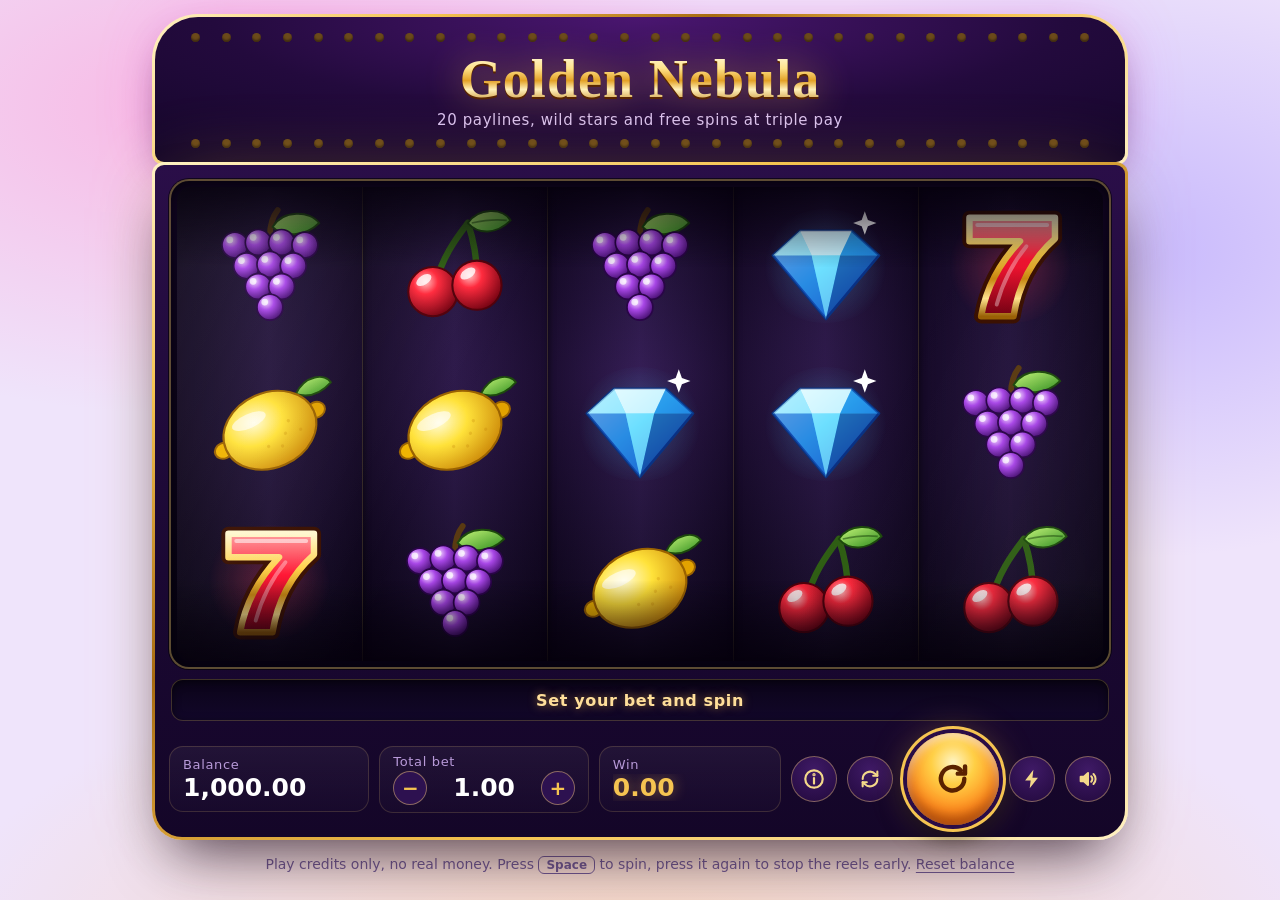
<file: games/slots2/index.html>
<!DOCTYPE html>
<html lang="en">
<head>
<meta charset="UTF-8">
<meta name="viewport" content="width=device-width, initial-scale=1, viewport-fit=cover">
<title>Golden Nebula Slots</title>

<style>
/* ---------- Theme tokens (page backdrop adapts; the cabinet is always night-lit) ---------- */
:root {
  box-sizing: border-box;
  padding-top: env(safe-area-inset-top, 0px);
  padding-bottom: env(safe-area-inset-bottom, 0px);
  --bg-base: #efe4fb;
  --neb-a: rgba(255, 150, 210, .55);
  --neb-b: rgba(150, 130, 255, .45);
  --neb-c: rgba(255, 200, 140, .55);
  --ink: #3b1f57;
  --ink-soft: #6e5690;
  --star-op: 0;

  --void: #0d0620;
  --velvet: #2b0f4c;
  --aurum: #f5c451;
  --aurum-hi: #fff2c4;
  --aurum-lo: #a86b10;
  --ember: #ff6a3d;
  --nebula: #ff4fd8;
  --comet: #3ff0e0;
  --display: Georgia, 'Times New Roman', serif;
  --ui: 'Arial Narrow', system-ui, sans-serif;
  --cell: 120px;
}
@media (prefers-color-scheme: dark) {
  :root:not([data-theme="light"]) {
    --bg-base: #07030f;
    --neb-a: rgba(150, 40, 175, .5);
    --neb-b: rgba(40, 70, 200, .42);
    --neb-c: rgba(210, 60, 130, .32);
    --ink: #e8dcff;
    --ink-soft: #a790c8;
    --star-op: 1;
  }
}
:root[data-theme="dark"] {
  --bg-base: #07030f;
  --neb-a: rgba(150, 40, 175, .5);
  --neb-b: rgba(40, 70, 200, .42);
  --neb-c: rgba(210, 60, 130, .32);
  --ink: #e8dcff;
  --ink-soft: #a790c8;
  --star-op: 1;
}

*, *::before, *::after { box-sizing: inherit; }
html { height: 100%; scroll-padding-top: env(safe-area-inset-top, 0px); -webkit-text-size-adjust: 100%; }
body {
  margin: 0; min-height: 100%;
  background: var(--bg-base);
  color: var(--ink);
  font-family: var(--ui);
  overflow-x: hidden;
  -webkit-tap-highlight-color: transparent;
}
button { font: inherit; color: inherit; }
button:focus-visible, [tabindex]:focus-visible { outline: 3px solid var(--comet); outline-offset: 3px; }

/* ---------- Sky ---------- */
.sky { position: fixed; inset: 0; z-index: 0; pointer-events: none;
  background:
    radial-gradient(ellipse 70% 55% at 15% 12%, var(--neb-a), transparent 62%),
    radial-gradient(ellipse 60% 55% at 88% 28%, var(--neb-b), transparent 62%),
    radial-gradient(ellipse 90% 60% at 50% 108%, var(--neb-c), transparent 62%),
    var(--bg-base);
}
.stars { position: absolute; top: 0; left: 0; width: 1px; height: 1px; border-radius: 50%; opacity: var(--star-op); }
.stars.s2 { animation: twinkle 4.5s ease-in-out infinite alternate; }
.stars.s3 { animation: twinkle 3s ease-in-out 1.2s infinite alternate; }
@keyframes twinkle { from { opacity: calc(var(--star-op) * .2); } to { opacity: var(--star-op); } }

/* ---------- Stage ---------- */
.stage { position: relative; z-index: 1; width: min(1000px, 100%); margin: 0 auto; padding: 14px 12px 18px; }

/* ---------- Marquee sign ---------- */
.marquee {
  position: relative; text-align: center;
  padding: 16px 18px 14px;
  border-radius: 46px 46px 12px 12px;
  border: 3px solid transparent;
  background:
    radial-gradient(ellipse 80% 120% at 50% 0%, #4a1670 0%, #230a3d 55%, #14062a 100%) padding-box,
    linear-gradient(135deg, var(--aurum-hi), var(--aurum) 25%, var(--aurum-lo) 50%, var(--aurum) 75%, var(--aurum-hi)) border-box;
  box-shadow: 0 18px 40px -18px rgba(20, 0, 40, .7), 0 0 60px -10px rgba(255, 79, 216, .35);
  margin-bottom: -3px;
}
.bulbs { display: flex; justify-content: space-between; gap: 4px; padding: 0 18px; }
.bulbs span { width: 9px; height: 9px; border-radius: 50%; background: #6b4a1a;
  box-shadow: inset 0 -2px 2px rgba(0,0,0,.4);
  animation: chase 1.2s steps(1, end) infinite; }
.bulbs span:nth-child(3n+2) { animation-delay: .4s; }
.bulbs span:nth-child(3n+3) { animation-delay: .8s; }
@keyframes chase {
  0%, 33% { background: #fff4c9; box-shadow: 0 0 6px 2px rgba(255, 214, 110, .9), 0 0 14px 4px rgba(255, 150, 60, .5); }
  34%, 100% { background: #6b4a1a; box-shadow: inset 0 -2px 2px rgba(0,0,0,.4); }
}
.party .bulbs span { animation-duration: .36s; }
.logo {
  margin: 10px 0 2px;
  font-family: var(--display); font-weight: 900;
  font-size: clamp(26px, 6.4vw, 54px); line-height: 1.02; letter-spacing: .02em;
  background: linear-gradient(180deg, #fffbe6 0%, #ffe28a 30%, #e3a126 52%, #fff0b8 68%, #b8760f 100%);
  -webkit-background-clip: text; background-clip: text; color: transparent;
  filter: drop-shadow(0 2px 0 #5a2600) drop-shadow(0 0 18px rgba(255, 190, 80, .45));
}
.tagline { text-wrap: balance; margin: 4px 0 10px; color: #d9c2f2; font-size: clamp(13px, 2.2vw, 15px); letter-spacing: .04em; }

/* ---------- Cabinet ---------- */
.cabinet {
  --accent: var(--aurum);
  --accent-glow: rgba(255, 196, 81, .35);
  position: relative;
  padding: 14px 14px 12px;
  border-radius: 12px 12px 30px 30px;
  border: 3px solid transparent;
  background:
    linear-gradient(180deg, #2a0e48 0%, #1b0833 60%, #140628 100%) padding-box,
    linear-gradient(160deg, var(--aurum-hi), var(--aurum) 22%, var(--aurum-lo) 50%, var(--aurum) 78%, var(--aurum-hi)) border-box;
  box-shadow: 0 30px 60px -20px rgba(15, 0, 30, .75), 0 0 80px -20px var(--accent-glow);
  transition: box-shadow .6s;
}
.cabinet.fs {
  --accent: var(--comet);
  --accent-glow: rgba(63, 240, 224, .55);
  background:
    linear-gradient(180deg, #0f2a4a 0%, #0c1638 60%, #0a0b28 100%) padding-box,
    linear-gradient(160deg, #d9fffb, var(--comet) 25%, #0d8f86 50%, var(--comet) 75%, #d9fffb) border-box;
}
.fs-banner {
  display: none; align-items: center; justify-content: center; gap: 12px;
  margin: -2px 0 10px; padding: 8px 12px; border-radius: 12px;
  background: linear-gradient(90deg, transparent, rgba(63, 240, 224, .18), transparent);
  color: #c9fffa; font-weight: 600; font-size: 15px; letter-spacing: .05em;
  text-shadow: 0 0 12px rgba(63, 240, 224, .7);
}
.fs-banner strong { font-size: 20px; color: #fff; font-weight: 800; }
.cabinet.fs .fs-banner { display: flex; }

.reels-frame {
  position: relative; padding: 8px; border-radius: 20px;
  background: linear-gradient(180deg, #120524, #070212);
  box-shadow: inset 0 0 0 2px rgba(255, 214, 120, .35), inset 0 6px 20px rgba(0,0,0,.8), 0 0 0 1px rgba(0,0,0,.6);
}
.cabinet.fs .reels-frame { box-shadow: inset 0 0 0 2px rgba(63, 240, 224, .55), inset 0 6px 20px rgba(0,0,0,.8), 0 0 24px rgba(63, 240, 224, .25); }
.reels {
  position: relative; display: grid; grid-template-columns: repeat(5, 1fr);
  border-radius: 14px; overflow: hidden;
  background: radial-gradient(ellipse 90% 70% at 50% 40%, #2e1650 0%, #140828 70%, #0a0418 100%);
}
.reel { position: relative; height: calc(var(--cell) * 3); overflow: hidden;
  background: linear-gradient(90deg, rgba(0,0,0,.35), rgba(255,255,255,.035) 50%, rgba(0,0,0,.35)); }
.reel + .reel { box-shadow: inset 1px 0 0 rgba(255, 214, 120, .16), inset 2px 0 6px rgba(0,0,0,.5); }
.strip { position: relative; will-change: transform; }
.cell { position: relative; height: var(--cell); display: grid; place-items: center; }
.cell > svg { width: 82%; height: 82%; overflow: visible; position: relative; z-index: 1; }
.cell.fly > svg { filter: blur(1.6px); transform: scaleY(1.14); opacity: .92; }
.cell.s-seven::after, .cell.s-diamond::after, .cell.s-wild::after, .cell.s-scatter::after {
  content: ""; position: absolute; inset: 14%; border-radius: 50%; z-index: 0; pointer-events: none;
}
.cell.s-seven::after { background: radial-gradient(circle, rgba(255, 60, 80, .28), transparent 70%); }
.cell.s-diamond::after { background: radial-gradient(circle, rgba(80, 200, 255, .28), transparent 70%); }
.cell.s-wild::after { background: radial-gradient(circle, rgba(255, 210, 90, .35), transparent 70%); }
.cell.s-scatter::after { background: radial-gradient(circle, rgba(63, 240, 224, .32), transparent 70%); }

.reel::after { content: ""; position: absolute; inset: 0; z-index: 2; pointer-events: none; border-radius: 4px; transition: box-shadow .3s; }
.reel.anticip::after { animation: anticip .5s ease-in-out infinite alternate; }
@keyframes anticip {
  from { box-shadow: inset 0 0 0 2px rgba(63, 240, 224, .5), inset 0 0 18px rgba(63, 240, 224, .35); }
  to { box-shadow: inset 0 0 0 3px rgba(160, 255, 248, 1), inset 0 0 44px rgba(63, 240, 224, .75); }
}
.reel.land::before { content: ""; position: absolute; inset: 0; z-index: 2; pointer-events: none;
  background: linear-gradient(180deg, rgba(255, 230, 160, 0), rgba(255, 230, 160, .14) 50%, rgba(255, 230, 160, 0));
  animation: landflash .35s ease-out forwards; }
@keyframes landflash { from { opacity: 1; } to { opacity: 0; } }

.glass { position: absolute; inset: 0; z-index: 3; pointer-events: none;
  background:
    linear-gradient(180deg, rgba(5, 0, 12, .78) 0%, rgba(5, 0, 12, 0) 17%, rgba(5, 0, 12, 0) 83%, rgba(5, 0, 12, .78) 100%),
    linear-gradient(115deg, rgba(255,255,255,.07) 0%, rgba(255,255,255,0) 35%, rgba(255,255,255,0) 70%, rgba(255,255,255,.04) 100%);
}
.lines { position: absolute; inset: 0; width: 100%; height: 100%; z-index: 4; pointer-events: none; overflow: visible; }
.lines polyline { fill: none; stroke-linejoin: round; stroke-linecap: round; vector-effect: non-scaling-stroke; animation: linein .35s ease-out; }
@keyframes linein { from { opacity: 0; } to { opacity: 1; } }

/* win highlight */
.reels.has-wins .cell { transition: opacity .3s, filter .3s; }
.reels.has-wins .cell:not(.win) { opacity: .3; filter: saturate(.4); }
.cell.win::before { content: ""; position: absolute; inset: 5%; border-radius: 16px; z-index: 0;
  border: 2px solid var(--wc, var(--aurum));
  box-shadow: 0 0 14px var(--wc, var(--aurum)), inset 0 0 18px var(--wc, var(--aurum));
  background: radial-gradient(circle, rgba(255,255,255,.08), transparent 70%);
  animation: framepulse .9s ease-in-out infinite alternate; }
@keyframes framepulse { from { opacity: .55; } to { opacity: 1; } }
.cell.pop > svg { animation: pop .5s ease-out; }
@keyframes pop { 0% { transform: scale(1); } 40% { transform: scale(1.25); } 100% { transform: scale(1); } }
.cell.win > svg { animation: symbounce .9s ease-in-out infinite; }
@keyframes symbounce { 0%, 100% { transform: scale(1); } 40% { transform: scale(1.12) rotate(-3deg); } 70% { transform: scale(.98) rotate(2deg); } }

/* ---------- Ticker ---------- */
.ticker {
  display: flex; align-items: center; justify-content: center; gap: 12px;
  margin: 10px 2px 12px; min-height: 42px; padding: 6px 14px; border-radius: 12px;
  background: linear-gradient(180deg, #0b0418, #12072a);
  box-shadow: inset 0 0 0 1px rgba(255, 214, 120, .22), inset 0 2px 10px rgba(0,0,0,.6);
  color: #ffdf9a; font-size: 16px; font-weight: 600; letter-spacing: .04em; text-align: center;
  text-shadow: 0 0 10px rgba(255, 190, 80, .55);
}
.ticker .amt { color: #fff; font-weight: 800; font-variant-numeric: tabular-nums; }
.ticker.flash { animation: tickerflash .6s ease-out; }
@keyframes tickerflash { 0% { background: #4a2a08; } 100% { background: #0b0418; } }
.refill { border: 0; border-radius: 999px; padding: 6px 14px; cursor: pointer; font-weight: 700; letter-spacing: .03em;
  background: linear-gradient(180deg, #fff1b8, var(--aurum) 50%, #c9870f); color: #3a1a00;
  box-shadow: 0 2px 0 #7a4a00, 0 0 14px rgba(255, 196, 81, .5); }

/* ---------- Console ---------- */
.console { display: grid; grid-template-columns: 1.1fr 1.15fr 1fr auto; align-items: center; gap: 10px; }
.stat {
  display: flex; flex-direction: column; justify-content: center; gap: 2px; min-width: 0;
  padding: 8px 14px; border-radius: 14px; min-height: 66px;
  background: linear-gradient(180deg, rgba(255,255,255,.05), rgba(255,255,255,.01));
  box-shadow: inset 0 0 0 1px rgba(255, 214, 120, .16);
}
.stat .label { font-size: 13px; color: #b89ad9; letter-spacing: .05em; }
.stat output { font-size: clamp(19px, 2.6vw, 25px); font-weight: 800; color: #fff; font-variant-numeric: tabular-nums; line-height: 1.1; white-space: nowrap; overflow: hidden; text-overflow: ellipsis; }
.stat.win output { color: var(--aurum); text-shadow: 0 0 14px rgba(255, 196, 81, .45); }
.stepper { display: flex; align-items: center; gap: 8px; }
.stepper output { flex: 1; text-align: center; }
.step { width: 34px; height: 34px; flex: none; border-radius: 50%; cursor: pointer; font-size: 20px; font-weight: 700; line-height: 1;
  border: 1.5px solid rgba(255, 214, 120, .45); background: #2d1150; color: var(--aurum); display: grid; place-items: center; }
.step:hover:not(:disabled) { background: #3d1868; }
.step:disabled { opacity: .35; cursor: not-allowed; }

.actions { display: flex; align-items: center; gap: 10px; }
.icon-btn { position: relative; width: 46px; height: 46px; flex: none; border-radius: 50%; cursor: pointer;
  border: 1.5px solid rgba(255, 214, 120, .4);
  background: radial-gradient(circle at 50% 30%, #3f1a66, #22093d);
  color: #f3d88a; display: grid; place-items: center; transition: transform .15s, background .2s; }
.icon-btn svg { width: 22px; height: 22px; }
.icon-btn:hover { background: radial-gradient(circle at 50% 30%, #53237f, #2a0c4a); }
.icon-btn:active { transform: scale(.93); }
.icon-btn.on { color: #1a0830; background: radial-gradient(circle at 50% 30%, #fff2c4, var(--aurum) 60%, #b87a12); border-color: #fff2c4; box-shadow: 0 0 16px rgba(255, 196, 81, .6); }
.icon-btn:disabled { opacity: .4; cursor: not-allowed; }
.auto-count { position: absolute; top: -6px; right: -6px; min-width: 20px; height: 20px; padding: 0 5px; border-radius: 10px;
  background: var(--nebula); color: #fff; font-size: 11px; font-weight: 800; display: none; place-items: center; box-shadow: 0 0 10px rgba(255, 79, 216, .7); }
.icon-btn.on .auto-count { display: grid; }

.auto-wrap { position: relative; }
.auto-menu { position: absolute; bottom: calc(100% + 12px); left: 50%; transform: translateX(-50%); z-index: 20;
  padding: 10px; border-radius: 16px; background: #1d0935; box-shadow: 0 0 0 1.5px rgba(255, 214, 120, .45), 0 16px 30px rgba(0,0,0,.6);
  display: grid; gap: 6px; min-width: 150px; }
.auto-menu p { margin: 0 0 4px; font-size: 13px; color: #b89ad9; text-align: center; }
.auto-menu .row { display: grid; grid-template-columns: repeat(3, 1fr); gap: 6px; }
.auto-menu button { border: 0; border-radius: 10px; padding: 8px 0; cursor: pointer; font-weight: 700; font-size: 15px;
  background: #34145a; color: #ffe2a0; }
.auto-menu button:hover { background: #4a1d7c; }
.auto-menu[hidden] { display: none; }

.spin-btn { position: relative; width: 92px; height: 92px; flex: none; border: 0; border-radius: 50%; cursor: pointer; margin-left: 4px;
  display: grid; place-items: center; color: #5a2200;
  background: radial-gradient(circle at 50% 32%, #fff5c4 0%, #ffcf45 28%, #ff8d1f 62%, #b24600 100%);
  box-shadow: 0 0 0 4px #2a0c46, 0 0 0 7px var(--accent), 0 12px 26px rgba(0,0,0,.55),
              inset 0 -8px 14px rgba(130, 40, 0, .55), inset 0 5px 10px rgba(255,255,255,.65), 0 0 36px var(--accent-glow);
  transition: transform .12s, filter .2s; }
.spin-btn::after { content: ""; position: absolute; inset: -7px; border-radius: 50%; pointer-events: none;
  box-shadow: 0 0 0 0 rgba(255, 196, 81, .55); animation: invite 2.2s ease-out infinite; }
.spin-btn.busy::after, .spin-btn.stopping::after { animation: none; }
@keyframes invite { 0% { box-shadow: 0 0 0 0 rgba(255, 196, 81, .5); } 70%, 100% { box-shadow: 0 0 0 18px rgba(255, 196, 81, 0); } }
.spin-btn:hover { filter: brightness(1.08); }
.spin-btn:active { transform: scale(.94); }
.spin-btn svg { width: 44%; height: 44%; }
.spin-btn .spin-ico { transition: transform .5s cubic-bezier(.3, 1.5, .5, 1); }
.spin-btn .stop-ico { display: none; }
.spin-btn.stopping .spin-ico { display: none; }
.spin-btn.stopping .stop-ico { display: block; }
.spin-btn .fs-lbl { display: none; position: absolute; bottom: 13px; font-size: 11px; font-weight: 800; letter-spacing: .08em; }
.cabinet.fs .spin-btn .fs-lbl { display: block; }
@keyframes rot { to { transform: rotate(360deg); } }

.foot { margin: 14px 4px 0; text-align: center; color: var(--ink-soft); font-size: 14px; line-height: 1.5; }
.touch-hint { display: none; }
@media (hover: none) and (pointer: coarse) { .kbd-hint { display: none; } .touch-hint { display: inline; } }
.foot kbd { font-family: var(--ui); font-weight: 700; padding: 1px 7px; border-radius: 6px; border: 1px solid currentColor; font-size: 12px; }
.foot button { background: none; border: 0; padding: 0; color: inherit; text-decoration: underline; text-underline-offset: 3px; cursor: pointer; font-size: inherit; }

/* ---------- FX canvas ---------- */
#fx { position: fixed; inset: 0; width: 100%; height: 100%; z-index: 60; pointer-events: none; }

/* ---------- Overlays ---------- */
.scrim { position: fixed; inset: 0; z-index: 55; pointer-events: none; opacity: 0; transition: opacity .3s;
  background: radial-gradient(circle at 50% 45%, rgba(40, 10, 70, .55), rgba(5, 0, 12, .86)); }
.scrim.show { opacity: 1; }
.overlay { position: fixed; inset: 0; z-index: 70; display: grid; place-items: center; padding: 20px;
  opacity: 0; transition: opacity .3s; cursor: pointer; }
.overlay.show { opacity: 1; }
.overlay[hidden] { display: none; }
.bw { position: relative; text-align: center; display: grid; justify-items: center; }
.rays { position: absolute; width: min(140vw, 900px); aspect-ratio: 1; left: 50%; top: 50%; translate: -50% -50%; z-index: -1; pointer-events: none;
  background: repeating-conic-gradient(from 0deg, rgba(255, 210, 110, .22) 0deg 9deg, rgba(255, 210, 110, 0) 9deg 22.5deg);
  -webkit-mask: radial-gradient(circle, #000 0%, transparent 62%); mask: radial-gradient(circle, #000 0%, transparent 62%);
  animation: rot 18s linear infinite; }
.bw-title { font-family: var(--display); font-weight: 900; font-size: clamp(44px, 12vw, 110px); line-height: .95; letter-spacing: .02em;
  background: linear-gradient(180deg, #fffbe6 0%, #ffe07a 32%, #e39a1c 55%, #fff0b0 72%, #b36b08 100%);
  -webkit-background-clip: text; background-clip: text; color: transparent;
  filter: drop-shadow(0 4px 0 #5a2200) drop-shadow(0 0 30px rgba(255, 170, 60, .7)); }
.bw-title.bump { animation: titlebump .6s cubic-bezier(.3, 1.6, .5, 1); }
@keyframes titlebump { 0% { transform: scale(.4); } 100% { transform: scale(1); } }
.lvl-2 .bw-title { background-image: linear-gradient(180deg, #fff 0%, #ffb3f0 30%, #e03cc4 55%, #ffd6f7 72%, #8a117a 100%); filter: drop-shadow(0 4px 0 #3a0035) drop-shadow(0 0 34px rgba(255, 79, 216, .8)); }
.lvl-3 .bw-title { background-image: linear-gradient(180deg, #fff 0%, #b8fff7 30%, #22c8d8 55%, #e3fffb 72%, #0b5c7a 100%); filter: drop-shadow(0 4px 0 #002a3a) drop-shadow(0 0 38px rgba(63, 240, 224, .85)); }
.bw-amount { margin-top: 10px; font-size: clamp(40px, 10vw, 84px); font-weight: 800; color: #fff; font-variant-numeric: tabular-nums;
  text-shadow: 0 3px 0 #3a1500, 0 0 24px rgba(255, 200, 90, .8); }
.bw-hint { margin-top: 18px; color: #d8c4f0; font-size: 15px; opacity: .8; }

.card-ov { cursor: default; }
.bonus-card { position: relative; text-align: center; padding: 30px 34px 28px; border-radius: 28px; width: min(420px, 100%);
  border: 3px solid transparent;
  background: radial-gradient(ellipse at 50% 0%, #1b4a6a 0%, #0e1a3e 55%, #0a0a26 100%) padding-box,
              linear-gradient(160deg, #e0fffb, var(--comet) 30%, #0d8f86 55%, var(--comet) 80%, #e0fffb) border-box;
  box-shadow: 0 0 60px rgba(63, 240, 224, .45), 0 30px 60px rgba(0,0,0,.6);
  transform: scale(.85); transition: transform .45s cubic-bezier(.3, 1.5, .5, 1); }
.overlay.show .bonus-card { transform: scale(1); }
.bonus-card .planet { width: 110px; height: 110px; margin: -80px auto 6px; filter: drop-shadow(0 0 22px rgba(63, 240, 224, .8)); animation: float 3s ease-in-out infinite alternate; }
@keyframes float { from { transform: translateY(0) rotate(-4deg); } to { transform: translateY(-8px) rotate(4deg); } }
.bonus-card .kicker { color: #9ffcf2; font-size: 16px; letter-spacing: .06em; }
.bonus-card h2 { margin: 6px 0 4px; font-family: var(--display); font-weight: 900; font-size: clamp(36px, 9vw, 52px); line-height: 1.02; color: #fff;
  text-shadow: 0 0 22px rgba(63, 240, 224, .8), 0 3px 0 #04323a; }
.bonus-card .sub { margin: 0 0 20px; color: #cde9f2; font-size: 17px; }
.cta { border: 0; border-radius: 999px; padding: 13px 40px; cursor: pointer; font-size: 18px; font-weight: 800; letter-spacing: .05em;
  background: linear-gradient(180deg, #fff4c9, var(--aurum) 45%, #d4880e); color: #3a1800;
  box-shadow: 0 4px 0 #7a4400, 0 0 24px rgba(255, 196, 81, .55); }
.cta:active { transform: translateY(2px); box-shadow: 0 2px 0 #7a4400, 0 0 24px rgba(255, 196, 81, .55); }
.bonus-card .countdown { margin-top: 12px; font-size: 13px; color: #8fb8c8; min-height: 1em; }

/* ---------- Paytable ---------- */
.modal { position: fixed; inset: 0; z-index: 80; display: grid; place-items: center; padding: 16px;
  background: rgba(6, 0, 16, .78); backdrop-filter: blur(4px); -webkit-backdrop-filter: blur(4px); }
.modal[hidden] { display: none; }
.sheet { position: relative; width: min(860px, 100%); max-height: calc(100% - 8px); overflow: auto; border-radius: 24px; padding: 26px 22px 22px;
  border: 2px solid transparent; color: #eadcff;
  background: linear-gradient(180deg, #24093f, #150628) padding-box,
              linear-gradient(160deg, var(--aurum-hi), var(--aurum) 30%, var(--aurum-lo) 60%, var(--aurum-hi)) border-box;
  box-shadow: 0 30px 80px rgba(0,0,0,.7); }
.sheet h2 { margin: 0 0 4px; font-family: var(--display); font-weight: 900; font-size: 30px; color: var(--aurum); }
.sheet h3 { margin: 26px 0 10px; font-size: 19px; color: #fff; font-weight: 700; letter-spacing: .02em; }
.sheet p { margin: 0 0 8px; line-height: 1.5; color: #cdb8ea; max-width: 70ch; }
.sheet .close { position: absolute; top: 14px; right: 14px; }
.pay-grid { display: grid; grid-template-columns: repeat(auto-fill, minmax(190px, 1fr)); gap: 10px; }
.pay { display: flex; align-items: center; gap: 12px; padding: 10px 12px; border-radius: 16px; background: rgba(255,255,255,.04); box-shadow: inset 0 0 0 1px rgba(255, 214, 120, .14); }
.pay svg { width: 58px; height: 58px; flex: none; }
.pay dl { margin: 0; display: grid; grid-template-columns: auto 1fr; column-gap: 10px; row-gap: 1px; font-variant-numeric: tabular-nums; }
.pay dt { color: #b89ad9; font-weight: 600; }
.pay dd { margin: 0; color: #fff; font-weight: 700; text-align: right; }
.pay .name { font-size: 13px; color: var(--aurum); font-weight: 600; margin-bottom: 2px; grid-column: 1 / -1; }
.special { display: grid; grid-template-columns: repeat(auto-fit, minmax(260px, 1fr)); gap: 10px; }
.special .pay { align-items: flex-start; }
.special .pay div { font-size: 15px; line-height: 1.45; color: #cdb8ea; }
.special .pay strong { color: #fff; display: block; font-size: 16px; margin-bottom: 2px; }
.lines-grid { display: grid; grid-template-columns: repeat(auto-fill, minmax(92px, 1fr)); gap: 10px; }
.mini { padding: 7px; border-radius: 10px; background: rgba(0,0,0,.3); text-align: center; }
.mini .g { display: grid; grid-template-columns: repeat(5, 1fr); gap: 2px; }
.mini .g i { aspect-ratio: 1; border-radius: 2px; background: rgba(255,255,255,.08); }
.mini .g i.on { background: var(--lc); box-shadow: 0 0 5px var(--lc); }
.mini span { display: block; font-size: 12px; margin-top: 4px; color: #b89ad9; }

/* ---------- Responsive ---------- */
@media (max-width: 860px) {
  .stage { padding: 10px 8px 16px; }
  .marquee { border-radius: 30px 30px 10px 10px; padding: 12px 10px 10px; }
  .bulbs { padding: 0 8px; }
  .bulbs span { width: 7px; height: 7px; }
  .bulbs span:nth-child(n+19) { display: none; }
  .cabinet { padding: 10px 8px 12px; border-radius: 10px 10px 24px 24px; }
  .reels-frame { padding: 5px; border-radius: 14px; }
  .reels { border-radius: 10px; }
  .console { grid-template-columns: 1fr 1fr; grid-template-areas: "bal win" "bet bet" "act act"; gap: 8px; }
  .stat.balance { grid-area: bal; } .stat.win { grid-area: win; } .stat.bet { grid-area: bet; } .actions { grid-area: act; }
  .stat { min-height: 58px; padding: 6px 12px; }
  .stat.bet { flex-direction: row; align-items: center; justify-content: space-between; }
  .stat.bet .stepper { flex: 1; max-width: 260px; }
  .actions { justify-content: space-between; padding: 6px 4px 0; }
  .actions #infoBtn { order: 1; } .actions .auto-wrap { order: 2; } .actions .spin-btn { order: 3; margin: 0; }
  .actions #turboBtn { order: 4; } .actions #soundBtn { order: 5; }
  .ticker { font-size: 14px; margin: 8px 0 10px; min-height: 38px; }
}
@media (prefers-reduced-motion: reduce) {
  .bulbs span, .spin-btn::after, .stars, .rays, .bonus-card .planet { animation: none !important; }
  .cell.win > svg { animation: none; }
}
.sr-only { position: absolute; width: 1px; height: 1px; padding: 0; margin: -1px; overflow: hidden; clip: rect(0,0,0,0); border: 0; }
.defs { position: absolute; width: 0; height: 0; overflow: hidden; }
</style>
</head>
<body>

<div class="sky" aria-hidden="true"><div class="stars s1"></div><div class="stars s2"></div><div class="stars s3"></div></div>

<!-- Symbol artwork -->
<svg class="defs" aria-hidden="true" focusable="false">
  <defs>
    <radialGradient id="gCherry" cx=".35" cy=".3" r=".78"><stop offset="0" stop-color="#ffc2c2"/><stop offset=".32" stop-color="#ff2a3d"/><stop offset="1" stop-color="#6a000f"/></radialGradient>
    <linearGradient id="gLeaf" x1="0" y1="0" x2="1" y2="1"><stop offset="0" stop-color="#c8f77a"/><stop offset="1" stop-color="#2b8a1c"/></linearGradient>
    <radialGradient id="gLemon" cx=".38" cy=".32" r=".8"><stop offset="0" stop-color="#fffbd6"/><stop offset=".38" stop-color="#ffe23a"/><stop offset="1" stop-color="#c47a00"/></radialGradient>
    <radialGradient id="gGrape" cx=".35" cy=".3" r=".8"><stop offset="0" stop-color="#f3d6ff"/><stop offset=".38" stop-color="#a847e6"/><stop offset="1" stop-color="#3a0862"/></radialGradient>
    <linearGradient id="gGold" x1="0" y1="0" x2="0" y2="1"><stop offset="0" stop-color="#fff7cf"/><stop offset=".35" stop-color="#ffd24a"/><stop offset=".62" stop-color="#c7860f"/><stop offset=".82" stop-color="#ffe38c"/><stop offset="1" stop-color="#9a6005"/></linearGradient>
    <linearGradient id="gGoldH" x1="0" y1="0" x2="1" y2="0"><stop offset="0" stop-color="#9c6004"/><stop offset=".28" stop-color="#ffd84d"/><stop offset=".45" stop-color="#fff6cc"/><stop offset=".7" stop-color="#f2b31d"/><stop offset="1" stop-color="#8a5400"/></linearGradient>
    <linearGradient id="gBar" x1="0" y1="0" x2="0" y2="1"><stop offset="0" stop-color="#3d3a4c"/><stop offset=".5" stop-color="#16141f"/><stop offset="1" stop-color="#040308"/></linearGradient>
    <linearGradient id="gGem" x1="0" y1="0" x2="1" y2="1"><stop offset="0" stop-color="#e2fcff"/><stop offset=".45" stop-color="#3fd0ff"/><stop offset="1" stop-color="#1040c4"/></linearGradient>
    <linearGradient id="gSeven" x1="0" y1="0" x2="0" y2="1"><stop offset="0" stop-color="#ff9c9c"/><stop offset=".42" stop-color="#ff1432"/><stop offset="1" stop-color="#720012"/></linearGradient>
    <radialGradient id="gPlanet" cx=".35" cy=".3" r=".85"><stop offset="0" stop-color="#c4fff6"/><stop offset=".32" stop-color="#29c6d8"/><stop offset=".72" stop-color="#4b2bb8"/><stop offset="1" stop-color="#1a0a4e"/></radialGradient>
    <linearGradient id="gBanner" x1="0" y1="0" x2="0" y2="1"><stop offset="0" stop-color="#ff6fd8"/><stop offset="1" stop-color="#7418a6"/></linearGradient>
    <radialGradient id="gGlowGold"><stop offset="0" stop-color="#fff0a8" stop-opacity=".75"/><stop offset="1" stop-color="#ffb000" stop-opacity="0"/></radialGradient>
    <radialGradient id="gGlowTeal"><stop offset="0" stop-color="#9ffff5" stop-opacity=".55"/><stop offset="1" stop-color="#1fd0c0" stop-opacity="0"/></radialGradient>
  </defs>

  <symbol id="sym-cherry" viewBox="0 0 100 100">
    <path d="M35 64 C 40 44, 50 30, 60 17" fill="none" stroke="#2f5e14" stroke-width="5" stroke-linecap="round"/>
    <path d="M67 58 C 67 42, 64 29, 60 17" fill="none" stroke="#2f5e14" stroke-width="5" stroke-linecap="round"/>
    <path d="M60 17 C 68 5, 87 5, 93 15 C 82 26, 68 26, 60 17 Z" fill="url(#gLeaf)" stroke="#1d4a0c" stroke-width="1.5"/>
    <path d="M63 17 C 72 15, 82 14, 90 15" stroke="#1d4a0c" stroke-width="1.3" fill="none" opacity=".55"/>
    <circle cx="33" cy="70" r="19" fill="url(#gCherry)" stroke="#52000b" stroke-width="1.6"/>
    <circle cx="67" cy="65" r="19" fill="url(#gCherry)" stroke="#52000b" stroke-width="1.6"/>
    <ellipse cx="26" cy="61" rx="6.5" ry="3.6" fill="#fff" opacity=".8" transform="rotate(-32 26 61)"/>
    <ellipse cx="60" cy="56" rx="6.5" ry="3.6" fill="#fff" opacity=".8" transform="rotate(-32 60 56)"/>
  </symbol>

  <symbol id="sym-lemon" viewBox="0 0 100 100">
    <path d="M70 27 C 77 12, 93 11, 97 18 C 89 27, 80 30, 70 27 Z" fill="url(#gLeaf)" stroke="#1d4a0c" stroke-width="1.5"/>
    <g transform="rotate(-24 50 55)">
      <ellipse cx="11" cy="55" rx="7" ry="6" fill="#f0b400" stroke="#9a6200" stroke-width="1.5"/>
      <ellipse cx="89" cy="55" rx="7" ry="6" fill="#e2a200" stroke="#9a6200" stroke-width="1.5"/>
      <ellipse cx="50" cy="55" rx="37" ry="29" fill="url(#gLemon)" stroke="#9a6200" stroke-width="1.6"/>
      <ellipse cx="38" cy="42" rx="14" ry="5.5" fill="#fff" opacity=".6"/>
      <g fill="#b87400" opacity=".22"><circle cx="60" cy="62" r="1.3"/><circle cx="66" cy="54" r="1.3"/><circle cx="54" cy="70" r="1.3"/><circle cx="72" cy="64" r="1.3"/><circle cx="44" cy="66" r="1.3"/></g>
    </g>
  </symbol>

  <symbol id="sym-grape" viewBox="0 0 100 100">
    <path d="M50 27 C 50 18, 52 12, 56 7" stroke="#5a3a12" stroke-width="4.5" fill="none" stroke-linecap="round"/>
    <path d="M52 20 C 60 7, 81 7, 88 17 C 77 28, 60 28, 52 20 Z" fill="url(#gLeaf)" stroke="#1d4a0c" stroke-width="1.5"/>
    <g fill="url(#gGrape)" stroke="#2a0548" stroke-width="1.3">
      <circle cx="23" cy="34" r="10"/><circle cx="41" cy="32" r="10"/><circle cx="59" cy="32" r="10"/><circle cx="77" cy="34" r="10"/>
      <circle cx="32" cy="50" r="10"/><circle cx="50" cy="49" r="10"/><circle cx="68" cy="50" r="10"/>
      <circle cx="41" cy="66" r="10"/><circle cx="59" cy="66" r="10"/>
      <circle cx="50" cy="82" r="10"/>
    </g>
    <g fill="#fff" opacity=".7">
      <circle cx="19" cy="30" r="2.6"/><circle cx="37" cy="28" r="2.6"/><circle cx="55" cy="28" r="2.6"/><circle cx="73" cy="30" r="2.6"/>
      <circle cx="28" cy="46" r="2.6"/><circle cx="46" cy="45" r="2.6"/><circle cx="64" cy="46" r="2.6"/>
      <circle cx="37" cy="62" r="2.6"/><circle cx="55" cy="62" r="2.6"/><circle cx="46" cy="78" r="2.6"/>
    </g>
  </symbol>

  <symbol id="sym-bell" viewBox="0 0 100 100">
    <circle cx="50" cy="12" r="6.5" fill="url(#gGold)" stroke="#6e4400" stroke-width="1.6"/>
    <circle cx="50" cy="84" r="8.5" fill="url(#gGold)" stroke="#6e4400" stroke-width="1.6"/>
    <path d="M50 16 C 32 16, 26 31, 26 46 C 26 60, 22 67, 14 74 L 86 74 C 78 67, 74 60, 74 46 C 74 31, 68 16, 50 16 Z" fill="url(#gGoldH)" stroke="#6e4400" stroke-width="2"/>
    <rect x="10" y="69" width="80" height="11" rx="5.5" fill="url(#gGold)" stroke="#6e4400" stroke-width="2"/>
    <path d="M37 28 C 32 37, 32 50, 33 61" stroke="#fff" stroke-width="4.5" stroke-linecap="round" opacity=".6" fill="none"/>
  </symbol>

  <symbol id="sym-bar" viewBox="0 0 100 100">
    <rect x="6" y="29" width="88" height="42" rx="10" fill="url(#gBar)" stroke="url(#gGold)" stroke-width="4"/>
    <rect x="13" y="36" width="74" height="28" rx="5" fill="none" stroke="#ff2a4a" stroke-width="1.6" opacity=".75"/>
    <text x="50" y="61.5" text-anchor="middle" font-family="'Saira Semi Condensed','Arial Black',Impact,sans-serif" font-weight="800" font-size="28" letter-spacing="3" fill="url(#gGold)" stroke="#4a2a00" stroke-width=".8">BAR</text>
  </symbol>

  <symbol id="sym-diamond" viewBox="0 0 100 100">
    <polygon points="30,23 70,23 91,42 50,91 9,42" fill="url(#gGem)" stroke="#0a3380" stroke-width="2" stroke-linejoin="round"/>
    <polygon points="30,23 70,23 61,42 39,42" fill="#effeff" opacity=".78"/>
    <polygon points="9,42 30,23 39,42" fill="#a6ecff" opacity=".75"/>
    <polygon points="70,23 91,42 61,42" fill="#1a7ae0" opacity=".6"/>
    <polygon points="9,42 39,42 50,91" fill="#1a5fd0" opacity=".6"/>
    <polygon points="39,42 61,42 50,91" fill="#8ae8ff" opacity=".62"/>
    <polygon points="61,42 91,42 50,91" fill="#0a2f8a" opacity=".6"/>
    <path d="M80 8 l2.4 6.6 6.6 2.4 -6.6 2.4 -2.4 6.6 -2.4 -6.6 -6.6 -2.4 6.6 -2.4z" fill="#fff"/>
  </symbol>

  <symbol id="sym-seven" viewBox="0 0 100 100">
    <path d="M18 13 H84 V29 C 66 45, 56 64, 52 89 H27 C 31 66, 42 47, 57 31 H18 Z" fill="none" stroke="#3a1000" stroke-width="11" stroke-linejoin="round"/>
    <path d="M18 13 H84 V29 C 66 45, 56 64, 52 89 H27 C 31 66, 42 47, 57 31 H18 Z" fill="url(#gSeven)" stroke="url(#gGold)" stroke-width="5" stroke-linejoin="round"/>
    <path d="M24 18.5 H78" stroke="#fff" stroke-width="3" opacity=".55" stroke-linecap="round"/>
    <path d="M62 35 C 52 47, 44 62, 39 80" stroke="#fff" stroke-width="3" opacity=".35" fill="none" stroke-linecap="round"/>
  </symbol>

  <symbol id="sym-wild" viewBox="0 0 100 100">
    <circle cx="50" cy="44" r="44" fill="url(#gGlowGold)"/>
    <polygon points="50,6 59.4,31.1 86.1,32.3 65.2,48.9 72.3,74.7 50,60 27.7,74.7 34.8,48.9 13.9,32.3 40.6,31.1" fill="url(#gGoldH)" stroke="#6e3a00" stroke-width="2.2" stroke-linejoin="round"/>
    <polygon points="50,18 55,32 70,33 58,42 62,56 50,48 38,56 42,42 30,33 45,32" fill="#fff8d8" opacity=".45"/>
    <rect x="5" y="60" width="90" height="27" rx="7" fill="url(#gBanner)" stroke="url(#gGold)" stroke-width="3"/>
    <text x="50" y="80.5" text-anchor="middle" font-family="'Saira Semi Condensed','Arial Black',sans-serif" font-weight="800" font-size="20" letter-spacing="4" fill="#fff" stroke="#3e0058" stroke-width=".7">WILD</text>
  </symbol>

  <symbol id="sym-scatter" viewBox="0 0 100 100">
    <circle cx="50" cy="44" r="46" fill="url(#gGlowTeal)"/>
    <g transform="rotate(-18 50 44)"><ellipse cx="50" cy="44" rx="45" ry="11" fill="none" stroke="url(#gGoldH)" stroke-width="5"/></g>
    <circle cx="50" cy="44" r="25" fill="url(#gPlanet)" stroke="#12063a" stroke-width="1.5"/>
    <path d="M31 38 C 42 33, 58 33, 69 39" stroke="#c9fff7" stroke-width="3" opacity=".35" fill="none"/>
    <path d="M27 51 C 40 47, 60 47, 73 53" stroke="#1a0b52" stroke-width="3.5" opacity=".4" fill="none"/>
    <g transform="rotate(-18 50 44)"><path d="M5 44 A45 11 0 0 0 95 44" fill="none" stroke="url(#gGoldH)" stroke-width="5"/></g>
    <ellipse cx="41" cy="33" rx="7" ry="4" fill="#fff" opacity=".6" transform="rotate(-25 41 33)"/>
    <path d="M86 8 l1.8 5 5 1.8 -5 1.8 -1.8 5 -1.8 -5 -5 -1.8 5 -1.8z" fill="#e8fffc"/>
    <rect x="16" y="74" width="68" height="21" rx="10.5" fill="#0e0636" stroke="url(#gGold)" stroke-width="2.5"/>
    <text x="50" y="89.5" text-anchor="middle" font-family="'Saira Semi Condensed','Arial Black',sans-serif" font-weight="800" font-size="14" letter-spacing="3" fill="url(#gGold)">BONUS</text>
  </symbol>

  <symbol id="ico-spin" viewBox="0 0 24 24"><path d="M20 12a8 8 0 1 1-2.34-5.66" fill="none" stroke="currentColor" stroke-width="3" stroke-linecap="round"/><path d="M20.5 3.5v5h-5" fill="none" stroke="currentColor" stroke-width="3" stroke-linecap="round" stroke-linejoin="round"/></symbol>
</svg>

<main class="stage" id="stage">
  <header class="marquee" id="marquee">
    <div class="bulbs" id="bulbsTop"></div>
    <h1 class="logo">Golden Nebula</h1>
    <p class="tagline">20 paylines, wild stars and free spins at triple pay</p>
    <div class="bulbs" id="bulbsBottom"></div>
  </header>

  <section class="cabinet" id="cabinet" aria-label="Slot machine">
    <div class="fs-banner" id="fsBanner" aria-live="polite">Free spins <strong id="fsLeft">10</strong> left, every win ×3</div>
    <div class="reels-frame">
      <div class="reels" id="reels">
        <div class="reel"><div class="strip"></div></div>
        <div class="reel"><div class="strip"></div></div>
        <div class="reel"><div class="strip"></div></div>
        <div class="reel"><div class="strip"></div></div>
        <div class="reel"><div class="strip"></div></div>
        <div class="glass"></div>
        <svg class="lines" id="lines" viewBox="0 0 500 300" preserveAspectRatio="none" aria-hidden="true"></svg>
      </div>
    </div>

    <div class="ticker" id="ticker" aria-live="polite"><span id="tickerText">Set your bet and spin</span><button class="refill" id="refill" hidden>Add 1,000 free credits</button></div>

    <div class="console">
      <div class="stat balance"><span class="label">Balance</span><output id="balance">1,000.00</output></div>
      <div class="stat bet">
        <span class="label">Total bet</span>
        <div class="stepper">
          <button class="step" id="betDown" aria-label="Lower bet">−</button>
          <output id="bet">1.00</output>
          <button class="step" id="betUp" aria-label="Raise bet">+</button>
        </div>
      </div>
      <div class="stat win"><span class="label" id="winLabel">Win</span><output id="win">0.00</output></div>
      <div class="actions">
        <button class="icon-btn" id="infoBtn" aria-label="Paytable and rules">
          <svg viewBox="0 0 24 24" fill="none" stroke="currentColor" stroke-width="2.4" stroke-linecap="round"><circle cx="12" cy="12" r="9.5"/><path d="M12 11v6"/><circle cx="12" cy="7.3" r=".6" fill="currentColor"/></svg>
        </button>
        <div class="auto-wrap">
          <button class="icon-btn" id="autoBtn" aria-label="Autoplay" aria-haspopup="true" aria-expanded="false">
            <svg viewBox="0 0 24 24" fill="none" stroke="currentColor" stroke-width="2.3" stroke-linecap="round" stroke-linejoin="round"><path d="M4 12a8 8 0 0 1 13.7-5.6L20 8.5"/><path d="M20 4v4.5h-4.5"/><path d="M20 12a8 8 0 0 1-13.7 5.6L4 15.5"/><path d="M4 20v-4.5h4.5"/></svg>
            <span class="auto-count" id="autoCount"></span>
          </button>
          <div class="auto-menu" id="autoMenu" hidden>
            <p>Autoplay spins</p>
            <div class="row">
              <button data-n="10">10</button><button data-n="25">25</button><button data-n="50">50</button>
              <button data-n="100">100</button><button data-n="250">250</button><button data-n="Infinity">∞</button>
            </div>
          </div>
        </div>
        <button class="spin-btn" id="spinBtn" aria-label="Spin">
          <svg class="spin-ico" viewBox="0 0 24 24"><use href="#ico-spin"/></svg>
          <svg class="stop-ico" viewBox="0 0 24 24"><rect x="6" y="6" width="12" height="12" rx="2.5" fill="currentColor"/></svg>
          <span class="fs-lbl">FREE</span>
        </button>
        <button class="icon-btn" id="turboBtn" aria-label="Turbo spins" aria-pressed="false">
          <svg viewBox="0 0 24 24" fill="currentColor"><path d="M13.5 2 4.5 13.5h6L9.5 22l9-11.5h-6z"/></svg>
        </button>
        <button class="icon-btn" id="soundBtn" aria-label="Sound" aria-pressed="true">
          <svg id="soundOn" viewBox="0 0 24 24" fill="none" stroke="currentColor" stroke-width="2.2" stroke-linecap="round" stroke-linejoin="round"><path d="M4 9.5h3.5L12 5.5v13l-4.5-4H4z" fill="currentColor"/><path d="M15.5 9a4.2 4.2 0 0 1 0 6"/><path d="M18 6.5a7.8 7.8 0 0 1 0 11"/></svg>
          <svg id="soundOff" viewBox="0 0 24 24" fill="none" stroke="currentColor" stroke-width="2.2" stroke-linecap="round" stroke-linejoin="round" style="display:none"><path d="M4 9.5h3.5L12 5.5v13l-4.5-4H4z" fill="currentColor"/><path d="m16 9.5 5 5m0-5-5 5"/></svg>
        </button>
      </div>
    </div>
  </section>

  <footer class="foot">Play credits only, no real money. <span class="kbd-hint">Press <kbd>Space</kbd> to spin, press it again to stop the reels early.</span><span class="touch-hint">Tap spin again while the reels turn to stop them early.</span> <button id="resetBtn">Reset balance</button></footer>
</main>

<div class="scrim" id="scrim"></div>
<canvas id="fx" aria-hidden="true"></canvas>

<div class="overlay" id="bigwin" hidden role="dialog" aria-label="Big win">
  <div class="bw" id="bwBox">
    <div class="rays"></div>
    <div class="bw-title" id="bwTitle">Big Win</div>
    <div class="bw-amount" id="bwAmount">0.00</div>
    <div class="bw-hint" id="bwHint">Tap to skip</div>
  </div>
</div>

<div class="overlay card-ov" id="bonus" hidden role="dialog" aria-labelledby="bonusTitle">
  <div class="bonus-card">
    <svg class="planet" viewBox="0 0 100 100" aria-hidden="true"><use href="#sym-scatter"/></svg>
    <div class="kicker" id="bonusKicker">Bonus unlocked</div>
    <h2 id="bonusTitle">10 Free Spins</h2>
    <p class="sub" id="bonusSub">Every win pays triple</p>
    <button class="cta" id="bonusBtn">Start free spins</button>
    <div class="countdown" id="bonusCountdown"></div>
  </div>
</div>

<div class="modal" id="paytable" hidden role="dialog" aria-modal="true" aria-labelledby="ptTitle">
  <div class="sheet">
    <button class="icon-btn close" id="ptClose" aria-label="Close paytable">
      <svg viewBox="0 0 24 24" fill="none" stroke="currentColor" stroke-width="2.6" stroke-linecap="round"><path d="M6 6l12 12M18 6 6 18"/></svg>
    </button>
    <h2 id="ptTitle">Paytable</h2>
    <p>Payouts below are shown at your current bet of <strong id="ptBet" style="color:#fff">1.00</strong>. Line wins pay left to right, starting on the first reel. Only the highest win on each line is paid, and wins on different lines add up.</p>
    <h3>Special symbols</h3>
    <div class="special" id="ptSpecial"></div>
    <h3>Symbols</h3>
    <div class="pay-grid" id="ptGrid"></div>
    <h3>The 20 paylines</h3>
    <div class="lines-grid" id="ptLines"></div>
    <p style="margin-top:18px">Theoretical return to player is about 96.4%, measured over millions of simulated spins. Outcomes are random and every spin is independent.</p>
  </div>
</div>

<script>
(() => {
'use strict';
const $ = (s) => document.querySelector(s);
const raf = (f) => requestAnimationFrame(f);

/* ================= Game data ================= */
const INFO = {
  seven:   { name: 'Lucky Seven', w: 6,  pay: { 3: 50, 4: 250, 5: 1000 } },
  diamond: { name: 'Diamond',     w: 9,  pay: { 3: 30, 4: 125, 5: 500 } },
  bar:     { name: 'Bar',         w: 14, pay: { 3: 20, 4: 75,  5: 250 } },
  bell:    { name: 'Bell',        w: 18, pay: { 3: 15, 4: 40,  5: 150 } },
  grape:   { name: 'Grapes',      w: 24, pay: { 3: 10, 4: 30,  5: 100 } },
  lemon:   { name: 'Lemon',       w: 28, pay: { 3: 8,  4: 20,  5: 70 } },
  cherry:  { name: 'Cherry',      w: 30, pay: { 3: 6,  4: 18,  5: 60 } },
  wild:    { name: 'Wild Star',   w: 4,  pay: { 3: 50, 4: 300, 5: 2000 } },
  scatter: { name: 'Bonus Planet',w: 5,  pay: {} }
};
const SYMS = Object.keys(INFO);
const W_TOTAL = SYMS.reduce((a, s) => a + INFO[s].w, 0);
const SCATTER_PAY = { 3: 2, 4: 10, 5: 50 };
const FS_AWARD = { 3: 10, 4: 15, 5: 20 };
const FS_MULT = 3;
const LINES = [
  [1,1,1,1,1],[0,0,0,0,0],[2,2,2,2,2],[0,1,2,1,0],[2,1,0,1,2],
  [0,0,1,2,2],[2,2,1,0,0],[1,0,0,0,1],[1,2,2,2,1],[1,0,1,2,1],
  [1,2,1,0,1],[0,1,1,1,0],[2,1,1,1,2],[0,1,0,1,0],[2,1,2,1,2],
  [1,1,0,1,1],[1,1,2,1,1],[0,0,2,0,0],[2,2,0,2,2],[0,2,2,2,0]
];
const LINE_COLORS = LINES.map((_, i) => `hsl(${(i * 53 + 40) % 360}, 95%, 64%)`);
const BETS = [20, 40, 60, 100, 200, 400, 1000, 2000, 5000, 10000]; // in cents
const START_BALANCE = 100000;
const STORE_KEY = 'golden-nebula-slots-v1';

const state = {
  balance: START_BALANCE, betIdx: 3, sound: true, turbo: false,
  grid: [], busy: false, spinning: false, anims: null, T: null,
  auto: 0, fs: { left: 0, total: 0, played: 0, bet: 0, win: 0 },
  cycleTimer: null, nextTimer: null, hurry: false, lastBet: 100
};

function load() {
  try {
    const d = JSON.parse(localStorage.getItem(STORE_KEY) || 'null');
    if (d) {
      if (Number.isFinite(d.balance) && d.balance >= 0) state.balance = Math.round(d.balance);
      if (Number.isInteger(d.betIdx) && d.betIdx >= 0 && d.betIdx < BETS.length) state.betIdx = d.betIdx;
      if (typeof d.sound === 'boolean') state.sound = d.sound;
      if (typeof d.turbo === 'boolean') state.turbo = d.turbo;
    }
  } catch (e) { /* storage unavailable */ }
}
function save() {
  try { localStorage.setItem(STORE_KEY, JSON.stringify({ balance: state.balance, betIdx: state.betIdx, sound: state.sound, turbo: state.turbo })); } catch (e) {}
}

const fmt = (c) => (c / 100).toLocaleString('en-US', { minimumFractionDigits: 2, maximumFractionDigits: 2 });
const randSym = () => { let r = Math.random() * W_TOTAL; for (const s of SYMS) { r -= INFO[s].w; if (r < 0) return s; } return 'cherry'; };
function genGrid() {
  const g = [];
  for (let c = 0; c < 5; c++) {
    const col = []; let sc = false;
    for (let r = 0; r < 3; r++) {
      let s = randSym();
      while (s === 'scatter' && sc) s = randSym();
      if (s === 'scatter') sc = true;
      col.push(s);
    }
    g.push(col);
  }
  return g;
}
function evaluate(grid, bet) {
  const lineBet = bet / LINES.length;
  const wins = [];
  LINES.forEach((line, li) => {
    const syms = line.map((r, c) => grid[c][r]);
    let w = 0; while (w < 5 && syms[w] === 'wild') w++;
    let best = null;
    if (w >= 3) best = { sym: 'wild', count: w, mult: INFO.wild.pay[w] };
    if (w < 5 && syms[w] !== 'scatter') {
      const base = syms[w]; let c = w;
      while (c < 5 && (syms[c] === base || syms[c] === 'wild')) c++;
      const m = INFO[base].pay[c] || 0;
      if (m && (!best || m > best.mult)) best = { sym: base, count: c, mult: m };
    }
    if (best) wins.push({ line: li, ...best, amount: Math.round(best.mult * lineBet), cells: line.slice(0, best.count).map((r, c) => [c, r]) });
  });
  const sc = [];
  grid.forEach((col, c) => col.forEach((s, r) => { if (s === 'scatter') sc.push([c, r]); }));
  let scatter = null;
  if (sc.length >= 3) { const n = Math.min(5, sc.length); scatter = { count: n, cells: sc, amount: SCATTER_PAY[n] * bet, spins: FS_AWARD[n] }; }
  return { wins, scatter };
}

/* ================= Sound (synthesised, no files) ================= */
const Sound = (() => {
  let ctx = null, master = null, noiseBuf = null;
  function init() {
    if (ctx) { if (ctx.state === 'suspended') ctx.resume(); return; }
    const AC = window.AudioContext || window.webkitAudioContext; if (!AC) return;
    try {
      ctx = new AC();
      master = ctx.createGain(); master.gain.value = .5;
      const comp = ctx.createDynamicsCompressor();
      master.connect(comp); comp.connect(ctx.destination);
      noiseBuf = ctx.createBuffer(1, ctx.sampleRate, ctx.sampleRate);
      const d = noiseBuf.getChannelData(0); for (let i = 0; i < d.length; i++) d[i] = Math.random() * 2 - 1;
    } catch (e) { ctx = null; }
  }
  const ok = () => state.sound && ctx && ctx.state === 'running';
  function tone(f, dur, o = {}) {
    if (!ok()) return null;
    const { type = 'sine', vol = .3, at = 0, slide = null, attack = .006 } = o;
    const t = ctx.currentTime + at;
    const osc = ctx.createOscillator(), g = ctx.createGain();
    osc.type = type; osc.frequency.setValueAtTime(f, t);
    if (slide) osc.frequency.exponentialRampToValueAtTime(slide, t + dur);
    g.gain.setValueAtTime(.0001, t);
    g.gain.exponentialRampToValueAtTime(vol, t + attack);
    g.gain.exponentialRampToValueAtTime(.0001, t + dur);
    osc.connect(g); g.connect(master); osc.start(t); osc.stop(t + dur + .05);
    return { stop() { try { g.gain.cancelScheduledValues(ctx.currentTime); g.gain.setTargetAtTime(.0001, ctx.currentTime, .03); osc.stop(ctx.currentTime + .15); } catch (e) {} } };
  }
  function noise(dur, o = {}) {
    if (!ok()) return;
    const { vol = .2, at = 0, freq = 1000, sweep = null, q = 1 } = o;
    const t = ctx.currentTime + at;
    const src = ctx.createBufferSource(); src.buffer = noiseBuf;
    const f = ctx.createBiquadFilter(); f.type = 'bandpass'; f.Q.value = q; f.frequency.setValueAtTime(freq, t);
    if (sweep) f.frequency.exponentialRampToValueAtTime(sweep, t + dur);
    const g = ctx.createGain(); g.gain.setValueAtTime(.0001, t); g.gain.exponentialRampToValueAtTime(vol, t + .02); g.gain.exponentialRampToValueAtTime(.0001, t + dur);
    src.connect(f); f.connect(g); g.connect(master); src.start(t); src.stop(t + dur + .05);
  }
  return {
    init,
    click() { tone(1100, .05, { type: 'square', vol: .04 }); },
    spin() { noise(.4, { vol: .16, freq: 500, sweep: 2600, q: .7 }); tone(170, .3, { type: 'triangle', vol: .08, slide: 380 }); },
    stop(i) { tone(110 - i * 4, .18, { vol: .5, slide: 48 }); noise(.06, { vol: .1, freq: 2800, q: 2 }); },
    scatter(n) { const f = [1046, 1318, 1568, 2093, 2637][Math.max(0, Math.min(n - 1, 4))]; tone(f, .7, { vol: .16 }); tone(f * 1.5, .6, { vol: .07, at: .03 }); tone(f * 2, .4, { vol: .04, at: .06 }); },
    antic(sec) { return tone(196, sec, { type: 'triangle', vol: .07, slide: 784, attack: .25 }); },
    win(big) {
      const notes = big ? [523, 659, 784, 1047, 1319, 1568] : [659, 784, 1047];
      notes.forEach((f, i) => { tone(f, .26, { type: 'triangle', vol: .15, at: i * .065 }); tone(f * 2, .12, { vol: .03, at: i * .065 }); });
    },
    coin() { tone(1800 + Math.random() * 1800, .1, { vol: .045 }); tone(3000 + Math.random() * 1500, .07, { vol: .025, at: .025 }); },
    fanfare() {
      const chords = [[392, 523, 659], [440, 587, 740], [494, 659, 831], [523, 659, 784, 1047]];
      chords.forEach((c, i) => c.forEach(f => { tone(f, i === 3 ? 1.1 : .22, { type: 'square', vol: .035, at: i * .17 }); tone(f, i === 3 ? 1.2 : .25, { type: 'triangle', vol: .09, at: i * .17 }); }));
    },
    level() { [784, 988, 1175, 1568].forEach((f, i) => tone(f, .3, { type: 'triangle', vol: .12, at: i * .05 })); noise(.5, { vol: .08, freq: 3000, sweep: 8000, q: .5 }); },
    bonus() { [523, 659, 784, 1047, 784, 1047, 1319, 1568].forEach((f, i) => tone(f, .3, { type: 'triangle', vol: .13, at: i * .09 })); }
  };
})();

/* ================= Particles ================= */
const FX = (() => {
  const cv = $('#fx'), g = cv.getContext('2d');
  let W = 0, H = 0, parts = [], emitters = [], running = false;
  const reduced = matchMedia('(prefers-reduced-motion: reduce)').matches;
  const coinImg = document.createElement('canvas'); coinImg.width = coinImg.height = 64;
  (() => {
    const c = coinImg.getContext('2d');
    const gr = c.createRadialGradient(24, 22, 4, 32, 32, 32);
    gr.addColorStop(0, '#fff6c8'); gr.addColorStop(.45, '#ffcc33'); gr.addColorStop(.85, '#c47f0a'); gr.addColorStop(1, '#7a4a00');
    c.fillStyle = gr; c.beginPath(); c.arc(32, 32, 30, 0, Math.PI * 2); c.fill();
    c.strokeStyle = 'rgba(122,74,0,.8)'; c.lineWidth = 3; c.beginPath(); c.arc(32, 32, 22, 0, Math.PI * 2); c.stroke();
    c.fillStyle = 'rgba(255,248,210,.9)'; c.font = '900 26px Georgia, serif'; c.textAlign = 'center'; c.textBaseline = 'middle'; c.fillText('★', 32, 34);
  })();
  function resize() {
    const dpr = Math.min(2, window.devicePixelRatio || 1);
    W = innerWidth; H = innerHeight; cv.width = W * dpr; cv.height = H * dpr; g.setTransform(dpr, 0, 0, dpr, 0, 0);
  }
  resize(); addEventListener('resize', resize);
  function kick() { if (!running) { running = true; raf(loop); } }
  function coin(x, y, vx, vy) { parts.push({ k: 0, x, y, vx, vy, rot: Math.random() * 6.28, vr: .12 + Math.random() * .22, s: 16 + Math.random() * 14, life: 1, gr: .42 }); }
  function spark(x, y, color, speed = 6) {
    const a = Math.random() * Math.PI * 2, v = Math.random() * speed + 1;
    parts.push({ k: 1, x, y, vx: Math.cos(a) * v, vy: Math.sin(a) * v, s: 2 + Math.random() * 3.5, life: 1, decay: .014 + Math.random() * .02, color, gr: .06 });
  }
  function burst(x, y, n = 18, color = '#ffd76a') { if (reduced) n = Math.ceil(n / 3); for (let i = 0; i < n; i++) spark(x, y, color); kick(); }
  function fountain(ms, rate = 3) { if (reduced) rate = 1; emitters.push({ until: performance.now() + ms, rate, kind: 'fountain' }); kick(); }
  function rain(ms, rate = 2) { if (reduced) rate = 1; emitters.push({ until: performance.now() + ms, rate, kind: 'rain' }); kick(); }
  function stopAll() { emitters = []; }
  function star(x, y, r) {
    g.beginPath();
    for (let i = 0; i < 8; i++) { const a = i * Math.PI / 4, rr = i % 2 ? r * .35 : r; g.lineTo(x + Math.cos(a) * rr, y + Math.sin(a) * rr); }
    g.closePath(); g.fill();
  }
  function loop(now) {
    g.clearRect(0, 0, W, H);
    emitters = emitters.filter(e => e.until > now);
    for (const e of emitters) {
      for (let i = 0; i < e.rate; i++) {
        if (e.kind === 'fountain') coin(W / 2 + (Math.random() - .5) * 60, H + 20, (Math.random() - .5) * 13, -(Math.min(H, 900) / 38) - Math.random() * 8);
        else coin(Math.random() * W, -30, (Math.random() - .5) * 2, 2 + Math.random() * 4);
      }
    }
    parts = parts.filter(p => p.life > 0 && p.y < H + 80);
    for (const p of parts) {
      p.vy += p.gr; p.x += p.vx; p.y += p.vy;
      if (p.k === 0) {
        p.rot += p.vr; const sx = Math.cos(p.rot);
        g.save(); g.translate(p.x, p.y); g.scale(Math.max(.08, Math.abs(sx)), 1);
        g.globalAlpha = sx < 0 ? .85 : 1;
        g.drawImage(coinImg, -p.s / 2, -p.s / 2, p.s, p.s); g.restore();
      } else {
        p.life -= p.decay; p.vx *= .97; p.vy *= .97;
        g.globalCompositeOperation = 'lighter'; g.globalAlpha = Math.max(0, p.life); g.fillStyle = p.color;
        star(p.x, p.y, p.s * 2);
        g.globalAlpha = 1; g.globalCompositeOperation = 'source-over';
      }
    }
    if (parts.length || emitters.length) raf(loop); else { running = false; g.clearRect(0, 0, W, H); }
  }
  return { burst, fountain, rain, stopAll };
})();

/* ================= DOM refs ================= */
const reelsEl = $('#reels');
const reelEls = [...document.querySelectorAll('.reel')];
const strips = reelEls.map(r => r.querySelector('.strip'));
const linesSvg = $('#lines');
const el = {
  balance: $('#balance'), bet: $('#bet'), win: $('#win'), winLabel: $('#winLabel'),
  ticker: $('#ticker'), tickerText: $('#tickerText'), refill: $('#refill'),
  spin: $('#spinBtn'), betUp: $('#betUp'), betDown: $('#betDown'),
  auto: $('#autoBtn'), autoMenu: $('#autoMenu'), autoCount: $('#autoCount'),
  turbo: $('#turboBtn'), sound: $('#soundBtn'), info: $('#infoBtn'),
  cabinet: $('#cabinet'), marquee: $('#marquee'), fsLeft: $('#fsLeft')
};

/* ================= Decorations ================= */
function buildBulbs() {
  ['#bulbsTop', '#bulbsBottom'].forEach(id => { $(id).innerHTML = '<span></span>'.repeat(30); });
}
function buildStars() {
  const layers = [[140, 1, '#ffffff'], [70, 1.5, '#ffe9c4'], [40, 2, '#d7c8ff']];
  document.querySelectorAll('.stars').forEach((s, i) => {
    const [n, size, col] = layers[i];
    const w = Math.max(screen.width, innerWidth), h = Math.max(screen.height, innerHeight);
    const sh = [];
    for (let k = 0; k < n; k++) sh.push(`${Math.round(Math.random() * w)}px ${Math.round(Math.random() * h)}px 0 ${size * .5}px ${col}`);
    s.style.boxShadow = sh.join(',');
  });
}

/* ================= Layout ================= */
function layout() {
  const rw = reelsEl.clientWidth / 5;
  let cell = rw * (rw < 110 ? 1.02 : .9);
  const stage = $('#stage');
  const other = stage.offsetHeight - reelsEl.offsetHeight;
  const maxCell = (innerHeight - other - 6) / 3;
  if (innerWidth > innerHeight && maxCell > 70) cell = Math.min(cell, maxCell);
  else if (innerHeight > innerWidth && maxCell > cell) cell = Math.min(rw * 1.3, maxCell);
  cell = Math.max(56, Math.floor(cell));
  document.documentElement.style.setProperty('--cell', cell + 'px');
}

/* ================= Rendering ================= */
const cellHTML = (s, cls = '') => `<div class="cell s-${s}${cls ? ' ' + cls : ''}"><svg viewBox="0 0 100 100" aria-hidden="true"><use href="#sym-${s}"/></svg></div>`;
function renderStatic() { strips.forEach((st, i) => { st.innerHTML = state.grid[i].map(s => cellHTML(s)).join(''); }); }
const cellEl = (c, r) => strips[c].children[r];

function setNum(node, v) { node._cuId = (node._cuId || 0) + 1; node.textContent = fmt(v); }
function setBalance(v, animate) {
  if (animate) countUp(el.balance, state.shownBalance ?? v, v, 700);
  else setNum(el.balance, v);
  state.shownBalance = v;
}
function ticker(html, flash) {
  el.tickerText.innerHTML = html;
  if (flash) { el.ticker.classList.remove('flash'); void el.ticker.offsetWidth; el.ticker.classList.add('flash'); }
}
function countUp(node, from, to, ms, onTick) {
  return new Promise(res => {
    const t0 = performance.now();
    const id = node._cuId = (node._cuId || 0) + 1;
    const step = (t) => {
      if (node._cuId !== id) return res();
      let p = Math.min(1, (t - t0) / ms);
      if (state.hurry) p = 1;
      const e = 1 - Math.pow(1 - p, 3);
      const v = Math.round(from + (to - from) * e);
      node.textContent = fmt(v); if (onTick) onTick(v, p);
      if (p < 1) raf(step); else res();
    };
    raf(step);
  });
}
function updateUI() {
  const inFS = state.fs.left > 0 || el.cabinet.classList.contains('fs');
  const locked = state.busy || inFS || state.auto > 0;
  el.bet.textContent = fmt(inFS ? state.fs.bet : BETS[state.betIdx]);
  el.betDown.disabled = locked || state.betIdx === 0;
  el.betUp.disabled = locked || state.betIdx === BETS.length - 1;
  el.spin.classList.toggle('busy', state.busy);
  el.spin.classList.toggle('stopping', state.spinning);
  el.spin.setAttribute('aria-label', state.spinning ? 'Stop reels' : 'Spin');
  el.auto.classList.toggle('on', state.auto > 0);
  el.autoCount.textContent = state.auto === Infinity ? '∞' : state.auto;
  el.turbo.classList.toggle('on', state.turbo);
  el.turbo.setAttribute('aria-pressed', state.turbo);
  el.sound.setAttribute('aria-pressed', state.sound);
  $('#soundOn').style.display = state.sound ? '' : 'none';
  $('#soundOff').style.display = state.sound ? 'none' : '';
  el.info.disabled = false;
  const low = !inFS && !state.busy && state.balance < BETS[0];
  el.refill.hidden = !low;
}

/* ================= Win presentation ================= */
function clearWins() {
  clearTimeout(state.cycleTimer); state.cycleTimer = null;
  reelsEl.classList.remove('has-wins');
  reelsEl.querySelectorAll('.cell.win').forEach(c => { c.classList.remove('win'); c.style.removeProperty('--wc'); });
  linesSvg.innerHTML = '';
}
function linePoints(li) {
  const L = LINES[li];
  const pts = [[0, L[0] * 100 + 50]];
  L.forEach((r, c) => pts.push([c * 100 + 50, r * 100 + 50]));
  pts.push([500, L[4] * 100 + 50]);
  return pts.map(p => p.join(',')).join(' ');
}
function drawLines(list) {
  linesSvg.innerHTML = list.map(li => {
    const pts = linePoints(li), col = LINE_COLORS[li];
    return `<polyline points="${pts}" stroke="rgba(0,0,0,.55)" stroke-width="9"/>` +
           `<polyline points="${pts}" stroke="${col}" stroke-width="10" opacity=".28"/>` +
           `<polyline points="${pts}" stroke="${col}" stroke-width="3.5"/>` +
           `<polyline points="${pts}" stroke="#fff" stroke-width="1.2" opacity=".85"/>`;
  }).join('');
}
function markCells(cells, color) {
  reelsEl.querySelectorAll('.cell.win').forEach(c => { c.classList.remove('win'); c.style.removeProperty('--wc'); });
  cells.forEach(([c, r]) => { const n = cellEl(c, r); if (n) { n.classList.add('win'); if (color) n.style.setProperty('--wc', color); } });
}
function cellCenter(c, r) {
  const n = cellEl(c, r); if (!n) return null;
  const b = n.getBoundingClientRect(); return [b.left + b.width / 2, b.top + b.height / 2];
}
function describe(w, mult) {
  const amt = w.amount * mult;
  return `Line ${w.line + 1}: ${w.count} × ${INFO[w.sym].name} pays <span class="amt">${fmt(amt)}</span>`;
}
function startCycle(res, mult) {
  const items = res.wins.map(w => ({ cells: w.cells, color: LINE_COLORS[w.line], line: w.line, text: describe(w, mult) }));
  if (res.scatter) items.push({ cells: res.scatter.cells, color: '#3ff0e0', line: null, text: `${res.scatter.count} Bonus Planets pay <span class="amt">${fmt(res.scatter.amount * mult)}</span>` });
  if (items.length < 2) return;
  let i = 0;
  const show = () => {
    const it = items[i % items.length];
    markCells(it.cells, it.color);
    drawLines(it.line === null ? [] : [it.line]);
    ticker(it.text);
    i++; state.cycleTimer = setTimeout(show, 1400);
  };
  state.cycleTimer = setTimeout(show, 1800);
}

async function present(res, bet, mult, inFS) {
  const lineTotal = res.wins.reduce((a, w) => a + w.amount, 0) * mult;
  const scatTotal = res.scatter ? res.scatter.amount * mult : 0;
  const total = lineTotal + scatTotal;
  if (total <= 0 && !res.scatter) {
    if (!inFS) ticker(state.auto > 0 ? `Autoplay: ${state.auto === Infinity ? 'unlimited' : state.auto + ' left'}` : 'No win this time. Spin again');
    return 0;
  }
  const allCells = [...res.wins.flatMap(w => w.cells), ...(res.scatter ? res.scatter.cells : [])];
  reelsEl.classList.add('has-wins');
  markCells(allCells, res.wins.length ? null : '#3ff0e0');
  drawLines(res.wins.map(w => w.line));
  const seen = new Set();
  allCells.forEach(([c, r]) => {
    const k = c + ':' + r; if (seen.has(k)) return; seen.add(k);
    const p = cellCenter(c, r); if (p) FX.burst(p[0], p[1], 10, res.scatter && cellEl(c, r).classList.contains('s-scatter') ? '#7ffcf0' : '#ffd76a');
  });

  const ratio = total / bet;
  const lines = res.wins.length;
  const headline = res.scatter && lines ? `${lines} line${lines > 1 ? 's' : ''} plus Bonus Planets pay <span class="amt">${fmt(total)}</span>` :
                   lines > 1 ? `${lines} winning lines pay <span class="amt">${fmt(total)}</span>` :
                   lines === 1 ? describe(res.wins[0], mult) : `Bonus Planets pay <span class="amt">${fmt(total)}</span>`;
  ticker((mult > 1 && total > 0 ? '×3 ' : '') + headline, true);

  const winFrom = inFS ? state.fs.win : 0;
  if (inFS) state.fs.win += total;
  const winTo = inFS ? state.fs.win : total;

  if (ratio >= 10) {
    await bigWin(total, bet);
    setNum(el.win, winTo);
  } else if (total > 0) {
    Sound.win(ratio >= 3);
    el.marquee.classList.add('party');
    const ms = state.turbo ? 350 : Math.min(1400, 500 + ratio * 160);
    let lastTick = 0;
    await countUp(el.win, winFrom, winTo, ms, (v, p) => { if (p - lastTick > .1) { lastTick = p; Sound.coin(); } });
    el.marquee.classList.remove('party');
  }
  startCycle(res, mult);
  return total;
}

/* ================= Big win overlay ================= */
function bigWin(amount, bet) {
  return new Promise(resolve => {
    const ov = $('#bigwin'), box = $('#bwBox'), title = $('#bwTitle'), amt = $('#bwAmount'), hint = $('#bwHint');
    const levels = [{ x: 10, t: 'Big Win' }, { x: 25, t: 'Mega Win' }, { x: 50, t: 'Epic Win' }];
    const target = levels.filter(l => amount / bet >= l.x).length;
    const dur = (state.turbo ? 1600 : 3000) + target * (state.turbo ? 500 : 1100);
    ov.hidden = false; raf(() => { ov.classList.add('show'); $('#scrim').classList.add('show'); });
    box.className = 'bw lvl-1'; title.textContent = levels[0].t; title.classList.remove('bump'); void title.offsetWidth; title.classList.add('bump');
    hint.textContent = 'Tap to skip'; amt.textContent = fmt(0);
    el.marquee.classList.add('party');
    Sound.fanfare(); FX.fountain(dur, 3); FX.rain(dur, 1);
    let level = 1, done = false, skip = false, closeTimer = null, lastCoin = 0;
    const t0 = performance.now();
    const step = (t) => {
      let p = Math.min(1, (t - t0) / dur); if (skip) p = 1;
      const e = p < 1 ? 1 - Math.pow(1 - p, 2.2) : 1;
      const v = Math.round(amount * e);
      amt.textContent = fmt(v);
      if (t - lastCoin > 85 && p < 1) { lastCoin = t; Sound.coin(); }
      const lv = Math.max(1, levels.filter(l => v / bet >= l.x).length);
      if (lv > level) {
        level = lv; box.className = 'bw lvl-' + lv; title.textContent = levels[lv - 1].t;
        title.classList.remove('bump'); void title.offsetWidth; title.classList.add('bump');
        Sound.level(); FX.burst(innerWidth / 2, innerHeight * .42, 60, lv === 2 ? '#ff7ae3' : '#7ffcf0');
      }
      if (p < 1) raf(step);
      else {
        done = true; FX.stopAll(); hint.textContent = 'Tap to collect';
        FX.burst(innerWidth / 2, innerHeight * .5, 50, '#ffe28a');
        closeTimer = setTimeout(close, state.auto > 0 || state.fs.left > 0 ? 1600 : 3200);
      }
    };
    raf(step);
    function close() {
      clearTimeout(closeTimer); ov.removeEventListener('click', onClick); document.removeEventListener('keydown', onKey, true);
      ov.classList.remove('show'); $('#scrim').classList.remove('show'); el.marquee.classList.remove('party');
      setTimeout(() => { ov.hidden = true; resolve(); }, 300);
    }
    function onClick() { if (!done) skip = true; else close(); }
    function onKey(e) { if (e.code === 'Space' || e.key === 'Enter' || e.key === 'Escape') { e.preventDefault(); e.stopPropagation(); onClick(); } }
    ov.addEventListener('click', onClick); document.addEventListener('keydown', onKey, true);
  });
}

/* ================= Bonus card ================= */
function bonusCard({ kicker, title, sub, button, autoMs }) {
  return new Promise(resolve => {
    const ov = $('#bonus'), btn = $('#bonusBtn'), cd = $('#bonusCountdown');
    $('#bonusKicker').textContent = kicker; $('#bonusTitle').textContent = title; $('#bonusSub').textContent = sub; btn.textContent = button;
    ov.hidden = false; raf(() => { ov.classList.add('show'); $('#scrim').classList.add('show'); });
    setTimeout(() => btn.focus({ preventScroll: true }), 50);
    let timer = null, left = Math.ceil((autoMs || 0) / 1000);
    if (autoMs) {
      cd.textContent = `Continuing in ${left}s`;
      timer = setInterval(() => { left--; if (left <= 0) close(); else cd.textContent = `Continuing in ${left}s`; }, 1000);
    } else cd.textContent = '';
    function close() {
      clearInterval(timer); btn.removeEventListener('click', close); document.removeEventListener('keydown', onKey, true);
      Sound.click(); ov.classList.remove('show'); $('#scrim').classList.remove('show'); setTimeout(() => { ov.hidden = true; resolve(); }, 300);
    }
    function onKey(e) { if (e.code === 'Space' || e.key === 'Enter' || e.key === 'Escape') { e.preventDefault(); e.stopPropagation(); close(); } }
    btn.addEventListener('click', close); document.addEventListener('keydown', onKey, true);
  });
}

/* ================= Reel animation ================= */
function spinReels(result) {
  return new Promise(resolve => {
    const T = state.turbo
      ? { w: 70, a: 130, d: 230, b: 130, base: 520, stag: 90, v: .03, antic: 800 }
      : { w: 120, a: 260, d: 420, b: 190, base: 1100, stag: 230, v: .026, antic: 1300 };
    state.T = T;
    let t = T.base, sc = 0; const plan = [];
    for (let i = 0; i < 5; i++) {
      if (i > 0) t += T.stag;
      const anticip = sc >= 2;
      if (anticip) t += T.antic;
      plan.push({ dur: t, anticip });
      sc += result[i].includes('scatter') ? 1 : 0;
    }
    let done = 0; const anims = [];
    plan.forEach(({ dur, anticip }, i) => {
      const tc = Math.max(60, dur - T.w - T.a - T.d - T.b);
      const total = T.w + T.a + tc + T.d + T.b;
      const travel = T.a / 2 + tc + T.d / 2;
      const extra = Math.max(4, Math.round(T.v * travel - 3.48));
      // strip: [guard, result x3, filler..., current x3, guard]
      const N = extra + 8;
      const fill = []; for (let k = 0; k < extra; k++) fill.push(randSym());
      const syms = [randSym(), ...result[i], ...fill, ...state.grid[i], randSym()];
      strips[i].innerHTML = syms.map((s, k) => cellHTML(s, k >= 4 && k < 4 + extra ? 'fly' : '')).join('');
      const start = -(N - 4), wind = start - .28, final = -1, over = final + .2;
      const v = (over - wind) / travel;
      const p1 = wind + v * T.a / 2, p2 = p1 + v * tc;
      const tf = (c) => `translateY(${(c / N * 100).toFixed(5)}%)`;
      const anim = strips[i].animate([
        { transform: tf(start), offset: 0, easing: 'cubic-bezier(.3,0,.5,1)' },
        { transform: tf(wind), offset: T.w / total, easing: 'cubic-bezier(.3333,0,.6667,.3333)' },
        { transform: tf(p1), offset: (T.w + T.a) / total, easing: 'linear' },
        { transform: tf(p2), offset: (T.w + T.a + tc) / total, easing: 'cubic-bezier(.3333,.6667,.6667,1)' },
        { transform: tf(over), offset: (total - T.b) / total, easing: 'cubic-bezier(.35,0,.35,1)' },
        { transform: tf(final), offset: 1 }
      ], { duration: total, fill: 'forwards' });
      const a = { anim, total, landT: total - T.b, landed: false, anticip, sfx: null };
      anims.push(a);
      anim.onfinish = () => {
        if (!a.landed) { a.landed = true; onLand(i, result, anims); }
        strips[i].innerHTML = result[i].map(s => cellHTML(s, s === 'scatter' ? 'pop' : '')).join('');
        anim.cancel();
        if (++done === 5) { state.anims = null; resolve(); }
      };
    });
    state.anims = anims;
    const monitor = () => {
      if (!state.anims) return;
      let pending = false;
      anims.forEach((a, i) => {
        if (a.landed) return; pending = true;
        const ct = a.anim.currentTime;
        if (ct != null && ct >= a.landT) { a.landed = true; onLand(i, result, anims); }
      });
      if (pending) raf(monitor);
    };
    raf(monitor);
  });
}
function onLand(i, result, anims) {
  Sound.stop(i);
  const reel = reelEls[i];
  reel.classList.remove('land'); void reel.offsetWidth; reel.classList.add('land');
  reel.classList.remove('anticip');
  if (anims[i].sfx) { anims[i].sfx.stop(); anims[i].sfx = null; }
  const row = result[i].indexOf('scatter');
  if (row >= 0) {
    let count = 0; for (let k = 0; k <= i; k++) if (result[k].includes('scatter')) count++;
    Sound.scatter(count);
  }
  const next = anims[i + 1];
  if (next && next.anticip && !next.landed) {
    reelEls[i + 1].classList.add('anticip');
    const remaining = (next.landT - (next.anim.currentTime || 0)) / 1000;
    if (remaining > .2) next.sfx = Sound.antic(remaining);
  }
}
function slam() {
  if (!state.anims || !state.T) return;
  let k = 0;
  state.anims.forEach(a => {
    if (a.landed) return;
    const target = a.landT - state.T.d - k * 70;
    const ct = a.anim.currentTime || 0;
    if (target > ct) a.anim.currentTime = target;
    k++;
  });
  reelEls.forEach(r => r.classList.remove('anticip'));
  state.anims.forEach(a => { if (a.sfx) { a.sfx.stop(); a.sfx = null; } a.anticip = false; });
}

/* ================= Game flow ================= */
function schedule(fn, ms) { clearTimeout(state.nextTimer); state.nextTimer = setTimeout(fn, ms); }

async function spin(fromAuto) {
  Sound.init();
  if (state.busy) {
    if (state.spinning) slam(); else state.hurry = true;
    return;
  }
  if (!fromAuto) clearTimeout(state.nextTimer);
  closeAutoMenu();
  const inFS = state.fs.left > 0;
  const bet = inFS ? state.fs.bet : BETS[state.betIdx];
  if (!inFS && state.balance < bet) {
    state.auto = 0;
    ticker(state.balance < BETS[0] ? 'Out of credits. Add free credits to keep playing' : 'Balance too low for this bet. Lower your bet to keep playing', true);
    updateUI(); return;
  }
  state.busy = true; state.spinning = true; state.hurry = false;
  clearWins();
  if (inFS) {
    state.fs.left--; state.fs.played++;
    el.fsLeft.textContent = state.fs.left;
    ticker(`Free spin ${state.fs.played} of ${state.fs.total}`);
  } else {
    state.balance -= bet; state.lastBet = bet; setBalance(state.balance); save();
    setNum(el.win, 0); el.winLabel.textContent = 'Win';
    ticker(state.auto > 0 ? `Autoplay: ${state.auto === Infinity ? 'unlimited' : state.auto + ' left'}` : 'Good luck!');
  }
  updateUI();
  Sound.spin();

  const result = genGrid();
  await spinReels(result);
  state.grid = result; state.spinning = false; updateUI();

  const res = evaluate(result, bet);
  const mult = inFS ? FS_MULT : 1;
  const total = await present(res, bet, mult, inFS);
  if (total > 0) { state.balance += total; setBalance(state.balance, true); save(); }

  if (res.scatter) {
    const n = res.scatter.spins;
    await sleep(state.turbo ? 300 : 700);
    Sound.bonus(); FX.burst(innerWidth / 2, innerHeight / 2, 70, '#7ffcf0');
    if (inFS) {
      state.fs.left += n; state.fs.total += n; el.fsLeft.textContent = state.fs.left;
      await bonusCard({ kicker: 'Retrigger', title: `+${n} Free Spins`, sub: `${state.fs.left} free spins left, still paying triple`, button: 'Keep spinning', autoMs: 3000 });
    } else {
      state.fs = { left: n, total: n, played: 0, bet, win: 0 };
      await bonusCard({ kicker: `${res.scatter.count} Bonus Planets landed`, title: `${n} Free Spins`, sub: 'Every win during the bonus pays triple', button: 'Start free spins', autoMs: state.auto > 0 ? 3500 : 0 });
      el.cabinet.classList.add('fs'); layout(); el.fsLeft.textContent = n; el.winLabel.textContent = 'Bonus win';
      setNum(el.win, 0);
    }
  } else if (inFS && state.fs.left === 0) {
    await sleep(state.turbo ? 400 : 900);
    const fsWin = state.fs.win;
    if (fsWin > 0) FX.rain(1500, 2);
    await bonusCard({ kicker: 'Free spins complete', title: fmt(fsWin), sub: fsWin > 0 ? `Won across ${state.fs.total} free spins, added to your balance` : 'No luck this time, the planets will return', button: 'Collect', autoMs: state.auto > 0 ? 3500 : 0 });
    el.cabinet.classList.remove('fs'); layout();
    el.winLabel.textContent = 'Win';
    state.fs = { left: 0, total: 0, played: 0, bet: 0, win: 0 };
    clearWins();
    ticker(fsWin > 0 ? `Bonus total <span class="amt">${fmt(fsWin)}</span>` : 'Set your bet and spin');
  }

  state.busy = false; state.hurry = false;
  updateUI();
  continueFlow(total > 0);
}
const sleep = (ms) => new Promise(r => setTimeout(r, state.hurry ? 0 : ms));

function continueFlow(won) {
  if (state.fs.left > 0) { schedule(() => spin(true), state.turbo ? 450 : (won ? 1300 : 700)); return; }
  if (state.auto > 0) {
    const bet = BETS[state.betIdx];
    if (state.balance < bet) { state.auto = 0; updateUI(); ticker('Autoplay stopped: balance too low for this bet', true); return; }
    schedule(autoStep, state.turbo ? (won ? 700 : 150) : (won ? 1400 : 380));
  }
}
function autoStep() {
  if (state.auto <= 0 || state.busy) return;
  state.auto--;
  updateUI();
  spin(true);
}
function startAuto(n) {
  closeAutoMenu();
  state.auto = n; updateUI();
  if (!state.busy) autoStep();
}
function stopAuto() { state.auto = 0; clearTimeout(state.nextTimer); updateUI(); if (!state.busy) ticker('Autoplay stopped'); }

/* ================= Autoplay menu ================= */
function openAutoMenu() { el.autoMenu.hidden = false; el.auto.setAttribute('aria-expanded', 'true'); el.autoMenu.querySelector('button').focus({ preventScroll: true }); }
function closeAutoMenu() { el.autoMenu.hidden = true; el.auto.setAttribute('aria-expanded', 'false'); }

/* ================= Paytable ================= */
function buildPaytable() {
  const bet = state.fs.left > 0 ? state.fs.bet : BETS[state.betIdx];
  const lb = bet / LINES.length;
  $('#ptBet').textContent = fmt(bet);
  const icon = (s) => `<svg viewBox="0 0 100 100" aria-hidden="true"><use href="#sym-${s}"/></svg>`;
  $('#ptSpecial').innerHTML =
    `<div class="pay">${icon('wild')}<div><strong>Wild Star</strong>Stands in for every symbol except the Bonus Planet. Five Wild Stars on a line pay ${fmt(INFO.wild.pay[5] * lb)}, four pay ${fmt(INFO.wild.pay[4] * lb)}, three pay ${fmt(INFO.wild.pay[3] * lb)}.</div></div>` +
    `<div class="pay">${icon('scatter')}<div><strong>Bonus Planet</strong>Pays anywhere on the reels. Three, four or five award 10, 15 or 20 free spins plus ${fmt(SCATTER_PAY[3] * bet)}, ${fmt(SCATTER_PAY[4] * bet)} or ${fmt(SCATTER_PAY[5] * bet)}. Free spin wins pay triple, and more planets add more spins.</div></div>`;
  $('#ptGrid').innerHTML = ['seven', 'diamond', 'bar', 'bell', 'grape', 'lemon', 'cherry'].map(s =>
    `<div class="pay">${icon(s)}<dl><div class="name">${INFO[s].name}</div>${[5, 4, 3].map(n => `<dt>${n}×</dt><dd>${fmt(INFO[s].pay[n] * lb)}</dd>`).join('')}</dl></div>`).join('');
  $('#ptLines').innerHTML = LINES.map((L, i) => {
    let cells = '';
    for (let r = 0; r < 3; r++) for (let c = 0; c < 5; c++) cells += `<i class="${L[c] === r ? 'on' : ''}"></i>`;
    return `<div class="mini" style="--lc:${LINE_COLORS[i]}"><div class="g">${cells}</div><span>Line ${i + 1}</span></div>`;
  }).join('');
}
let lastFocus = null;
function openPaytable() { buildPaytable(); lastFocus = document.activeElement; $('#paytable').hidden = false; $('#ptClose').focus({ preventScroll: true }); Sound.click(); }
function closePaytable() { $('#paytable').hidden = true; if (lastFocus) lastFocus.focus({ preventScroll: true }); }

/* ================= Events ================= */
el.spin.addEventListener('click', () => { if (state.auto > 0 && !state.busy) { stopAuto(); return; } spin(false); });
el.betUp.addEventListener('click', () => { Sound.init(); if (state.betIdx < BETS.length - 1) { state.betIdx++; Sound.click(); save(); updateUI(); ticker(`Total bet ${fmt(BETS[state.betIdx])} across 20 lines`); } });
el.betDown.addEventListener('click', () => { Sound.init(); if (state.betIdx > 0) { state.betIdx--; Sound.click(); save(); updateUI(); ticker(`Total bet ${fmt(BETS[state.betIdx])} across 20 lines`); } });
el.auto.addEventListener('click', (e) => {
  e.stopPropagation(); Sound.init(); Sound.click();
  if (state.auto > 0) { stopAuto(); return; }
  if (el.autoMenu.hidden) openAutoMenu(); else closeAutoMenu();
});
el.autoMenu.addEventListener('click', (e) => {
  e.stopPropagation();
  const b = e.target.closest('button[data-n]'); if (!b) return;
  Sound.click(); startAuto(b.dataset.n === 'Infinity' ? Infinity : parseInt(b.dataset.n, 10));
});
document.addEventListener('click', (e) => { if (!el.autoMenu.hidden && !e.target.closest('.auto-wrap')) closeAutoMenu(); });
el.turbo.addEventListener('click', () => { Sound.init(); state.turbo = !state.turbo; Sound.click(); save(); updateUI(); ticker(state.turbo ? 'Turbo spins on' : 'Turbo spins off'); });
el.sound.addEventListener('click', () => { Sound.init(); state.sound = !state.sound; save(); updateUI(); Sound.click(); });
el.info.addEventListener('click', openPaytable);
$('#ptClose').addEventListener('click', closePaytable);
$('#paytable').addEventListener('click', (e) => { if (e.target.id === 'paytable') closePaytable(); });
el.refill.addEventListener('click', () => {
  Sound.init(); state.balance += START_BALANCE; setBalance(state.balance, true); save(); updateUI();
  ticker('1,000 free credits added. Good luck!', true); Sound.win(false);
});
$('#resetBtn').addEventListener('click', () => {
  if (state.busy || state.fs.left > 0) return;
  stopAuto(); state.balance = START_BALANCE; setBalance(state.balance, true); save(); clearWins(); updateUI();
  ticker('Balance reset to 1,000.00', true);
});
document.addEventListener('keydown', (e) => {
  if (!$('#paytable').hidden) { if (e.key === 'Escape') closePaytable(); return; }
  if (e.key === 'Escape' && !el.autoMenu.hidden) { closeAutoMenu(); el.auto.focus(); return; }
  if (e.code === 'Space') {
    const a = document.activeElement;
    if (a && a.closest && a.closest('.auto-menu')) return;
    e.preventDefault();
    if (e.repeat) return;
    if (a && a.tagName === 'BUTTON') a.blur();
    if (state.auto > 0 && !state.busy) { stopAuto(); return; }
    spin(false);
  }
});
new ResizeObserver(() => layout()).observe(reelsEl);
addEventListener('resize', layout);

/* ================= Boot ================= */
load();
buildBulbs(); buildStars();
state.grid = genGrid();
renderStatic();
setBalance(state.balance);
updateUI();
layout();
if (document.fonts && document.fonts.ready) document.fonts.ready.then(layout);
if (state.balance < BETS[0]) ticker('Out of credits. Add free credits to keep playing');
})();
</script>
</body>
</html>
</file>
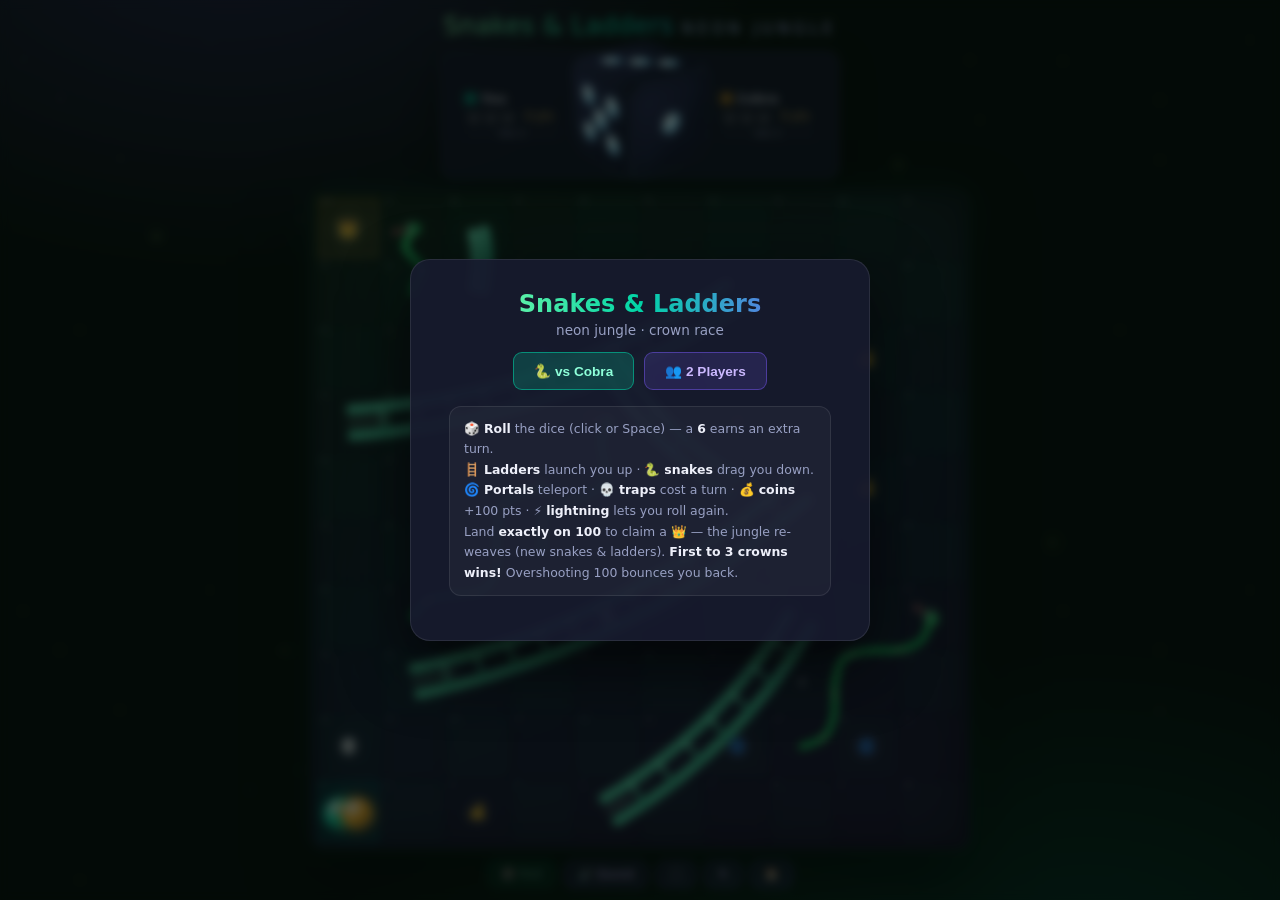
<file: games/snakes-ladders/index.html>
<!DOCTYPE html>
<html lang="en">
<head>
<meta charset="UTF-8" />
<meta name="viewport" content="width=device-width, initial-scale=1.0, maximum-scale=1.0, user-scalable=no" />
<title>Snakes &amp; Ladders — Neon Jungle</title>
<style>
:root{
  --text:#eef0fa;--dim:#98a0c3;--panel:rgba(23,27,46,.92);--line:rgba(255,255,255,.09);
  --accent:#7c5cff;--accent2:#00d4a6;--board:400px;--cell:40px;--piece:18px;
}
*{box-sizing:border-box}
html,body{height:100%}
body{margin:0;overflow:hidden;color:var(--text);
  font-family:"Segoe UI",system-ui,-apple-system,sans-serif;
  background:
    radial-gradient(900px 600px at 18% -10%, rgba(124,92,255,.26), transparent 60%),
    radial-gradient(850px 650px at 85% 112%, rgba(0,212,166,.20), transparent 55%),
    radial-gradient(600px 400px at 50% 115%, rgba(40,255,120,.10), transparent 60%),
    #08110c;
  user-select:none;-webkit-user-select:none;-webkit-tap-highlight-color:transparent}
/* ---------- ambience ---------- */
.stars{position:fixed;inset:0;pointer-events:none;z-index:0}
.star-layer{position:absolute;inset:-550px 0 0 0;background-repeat:repeat;animation:starFall linear infinite}
@keyframes starFall{to{transform:translateY(550px)}}
.l1{background-image:
  radial-gradient(1.4px 1.4px at 23px 61px,#fff,transparent 100%),
  radial-gradient(1.6px 1.6px at 120px 160px,rgba(255,255,255,.85),transparent 100%),
  radial-gradient(1.3px 1.3px at 210px 40px,rgba(255,255,255,.7),transparent 100%),
  radial-gradient(1.8px 1.8px at 300px 220px,rgba(255,255,255,.9),transparent 100%),
  radial-gradient(1.4px 1.4px at 390px 300px,rgba(255,255,255,.65),transparent 100%),
  radial-gradient(1.6px 1.6px at 80px 330px,rgba(255,255,255,.8),transparent 100%),
  radial-gradient(1.5px 1.5px at 460px 120px,rgba(255,255,255,.75),transparent 100%);
  background-size:520px 550px;animation-duration:150s;opacity:.5}
.l2{background-image:
  radial-gradient(2px 2px at 60px 100px,#cfe0ff,transparent 100%),
  radial-gradient(2.2px 2.2px at 250px 240px,rgba(180,200,255,.8),transparent 100%),
  radial-gradient(2px 2px at 420px 60px,rgba(255,255,255,.7),transparent 100%);
  background-size:550px 550px;animation-duration:95s;opacity:.35}
.firefly{position:fixed;width:5px;height:5px;border-radius:50%;z-index:0;pointer-events:none;
  background:radial-gradient(circle,#d8ff9e,rgba(190,255,120,.0) 70%);
  box-shadow:0 0 10px 3px rgba(190,255,120,.35);opacity:.5;
  animation:ffly var(--fd,11s) ease-in-out infinite alternate}
@keyframes ffly{
  0%{transform:translate(0,0)}
  30%{transform:translate(var(--fx1,40px),var(--fy1,-30px))}
  60%{transform:translate(var(--fx2,-25px),var(--fy2,25px))}
  100%{transform:translate(var(--fx3,15px),var(--fy3,-15px))}
}
/* ---------- layout ---------- */
#stage{position:relative;z-index:1;height:100%;display:flex;flex-direction:column;
  align-items:center;justify-content:center;gap:10px;padding:10px}
.title{margin:0;font-size:1.55rem;letter-spacing:.5px;line-height:1.1;text-align:center;
  background:linear-gradient(90deg,#8effa9 0%,#00d4a6 45%,#7c5cff 100%);
  -webkit-background-clip:text;background-clip:text;color:transparent}
.title small{font-size:.62em;letter-spacing:.28em;color:var(--dim);-webkit-text-fill-color:var(--dim)}
/* ---------- HUD ---------- */
#hud{display:flex;align-items:stretch;gap:10px;padding:8px 12px;
  background:var(--panel);border:1px solid var(--line);border-radius:14px;
  box-shadow:0 12px 34px rgba(0,0,0,.45)}
.pcard{min-width:118px;display:flex;flex-direction:column;justify-content:center;gap:3px;
  padding:6px 12px;border-radius:10px;border:1px solid transparent;position:relative;
  transition:box-shadow .25s,transform .25s,opacity .25s;opacity:.75}
.pcard.active{opacity:1;transform:translateY(-1px)}
.pcard .pname{font-size:.78rem;font-weight:700;display:flex;align-items:center;gap:6px;white-space:nowrap}
.pcard .pdot{width:9px;height:9px;border-radius:50%;background:var(--pc);box-shadow:0 0 8px var(--pc)}
.pcard .prow{display:flex;align-items:center;gap:8px;font-size:.72rem}
.pcard .crons{font-size:.78rem;letter-spacing:1px;filter:grayscale(1);opacity:.35}
.pcard .crons .on{filter:none;opacity:1;text-shadow:0 0 8px rgba(255,209,102,.8)}
.pcard .pts{color:#ffd166;font-variant-numeric:tabular-nums}
.pcard .tile{color:var(--dim);font-size:.66rem}
.pcard .zzz{position:absolute;right:8px;top:-4px;font-size:.85rem;animation:zfloat 1.2s ease-in-out infinite;display:none}
.pcard.nap .zzz{display:block}
@keyframes zfloat{0%,100%{transform:translateY(0);opacity:.5}50%{transform:translateY(-4px);opacity:1}}
/* ---------- dice ---------- */
#dieArea{display:flex;flex-direction:column;align-items:center;justify-content:center;gap:5px;min-width:118px}
.die-scene{width:var(--diesize,84px);height:var(--diesize,84px);perspective:620px;cursor:pointer;
  animation:dieBob 3.2s ease-in-out infinite alternate}
@keyframes dieBob{from{transform:translateY(0)}to{transform:translateY(-6px)}}
.die-scene.dim{opacity:.45;cursor:default}
.die-cube{width:100%;height:100%;position:relative;transform-style:preserve-3d;
  transition:transform .95s cubic-bezier(.32,1.18,.42,1);
  transform:rotateX(-24deg) rotateY(38deg)}
.die-scene.rolling .die-cube{transition:transform .95s cubic-bezier(.3,.9,.38,1.04)}
.face{position:absolute;inset:0;border-radius:16px;backface-visibility:hidden;
  background:linear-gradient(135deg,#303560,#181c36 70%);
  border:1px solid rgba(160,190,255,.28);
  box-shadow:inset 0 0 18px rgba(0,0,0,.55);
  display:grid;grid-template:repeat(3,1fr)/repeat(3,1fr);padding:19%;
  transform:rotateX(var(--fxr,0deg)) rotateY(var(--fyr,0deg)) translateZ(var(--half,42px))}
.face .pip{place-self:center;width:100%;aspect-ratio:1;border-radius:50%;
  background:radial-gradient(circle at 34% 30%,#fff,#9fe8ff 55%,#3fa9ff);
  box-shadow:0 0 6px rgba(140,220,255,.8);opacity:0}
.face .pip.on{opacity:1}
.die-label{font-size:.68rem;color:var(--dim);letter-spacing:.12em;text-transform:uppercase;text-align:center;min-height:1em}
.die-label.hot{color:#8effa9;text-shadow:0 0 10px rgba(120,255,150,.5)}
/* ---------- board ---------- */
#board{position:relative;border-radius:16px;
  background:linear-gradient(160deg,#0d2417,#101b2e 55%,#1a1030);
  border:1px solid rgba(140,255,180,.16);
  box-shadow:0 22px 60px rgba(0,0,0,.55),0 0 42px rgba(0,212,166,.10),inset 0 0 60px rgba(0,0,0,.5);
  overflow:hidden;touch-action:none}
#tiles{position:absolute;inset:6px;display:grid;grid-template:repeat(10,1fr)/repeat(10,1fr);gap:2px;z-index:1}
.tile{position:relative;border-radius:3px;background:rgba(255,255,255,.028);
  display:flex;align-items:center;justify-content:center}
.tile.alt{background:rgba(120,220,180,.05)}
.tile .tnum{position:absolute;top:1px;left:3px;font-size:.42rem;color:rgba(255,255,255,.34);line-height:1}
.tile .ticon{font-size:.85rem;filter:drop-shadow(0 0 6px rgba(255,255,255,.35));
  animation:iconPulse 2.6s ease-in-out infinite;pointer-events:none}
.tile.goal{background:radial-gradient(circle,rgba(255,209,102,.22),rgba(255,209,102,.05));
  box-shadow:inset 0 0 14px rgba(255,209,102,.25)}
.tile.goal .ticon{font-size:1.1rem;animation:crownPulse 1.8s ease-in-out infinite}
.tile.start{background:radial-gradient(circle,rgba(0,212,166,.20),rgba(0,212,166,.04));
  box-shadow:inset 0 0 14px rgba(0,212,166,.25)}
.tile.start .tlabel{font-size:.5rem;font-weight:800;letter-spacing:.14em;color:#7dffd9}
@keyframes iconPulse{0%,100%{transform:scale(1)}50%{transform:scale(1.18)}}
@keyframes crownPulse{0%,100%{transform:scale(1);filter:drop-shadow(0 0 5px rgba(255,209,102,.6))}50%{transform:scale(1.22);filter:drop-shadow(0 0 12px rgba(255,209,102,.95))}}
#creatures{position:absolute;inset:0;z-index:2;pointer-events:none;transform-origin:0 0}
#fx{position:absolute;inset:0;z-index:3;pointer-events:none}
/* creature styles (SVG) */
.snake-body{stroke-linecap:round;fill:none}
.snake-shimmer{fill:none;stroke:rgba(230,255,200,.5);stroke-linecap:round;
  stroke-dasharray:13 59;animation:shimmer 2.8s linear infinite}
@keyframes shimmer{to{stroke-dashoffset:-72}}
.snake.tense .snake-shimmer{animation-duration:.5s}
.snake.tense .snake-body{filter:drop-shadow(0 0 6px rgba(140,255,120,.8))}
.snake-head{filter:drop-shadow(0 0 5px rgba(120,255,140,.55))}
.tongue{transform-origin:0 0;animation:tongue 3.4s ease-in-out infinite}
@keyframes tongue{0%,64%,100%{opacity:0;transform:scale(.2)}72%,80%{opacity:1;transform:scale(1)}}
.snake.tense .tongue{animation-duration:.6s}
.ladder-glow{animation:ladGlow 3.6s ease-in-out infinite}
@keyframes ladGlow{0%,100%{opacity:.14}50%{opacity:.5}}
.ladder.boost .ladder-glow{animation-duration:.8s;opacity:.7}
.ladder.boost .lad-rail{filter:drop-shadow(0 0 7px rgba(0,255,200,.9))}
/* glint of light running up the ladder (dashes travel base→top) */
.ladder-glint{stroke:#d6ffe9;stroke-width:3;fill:none;stroke-linecap:round;
  stroke-dasharray:10 90;opacity:.5;animation:glintRun 4s linear infinite;
  filter:drop-shadow(0 0 5px rgba(125,255,206,.8))}
@keyframes glintRun{to{stroke-dashoffset:-100}}
.ladder.boost .ladder-glint{opacity:1;animation-duration:.7s;
  filter:drop-shadow(0 0 9px rgba(180,255,225,1))}
.creature{transition:opacity .45s ease,transform .45s ease}
.creature.bye{opacity:0;transform:scale(.82)}
.creature.born{opacity:0;transform:scale(.82)}
/* pieces */
.piece{position:absolute;left:0;top:0;width:var(--piece);height:var(--piece);
  z-index:4;pointer-events:none;will-change:transform}
.piece .core{position:absolute;inset:0;border-radius:50%;
  background:radial-gradient(circle at 34% 30%,rgba(255,255,255,.95) 0%,var(--pc) 42%,rgba(0,0,0,.45) 130%);
  border:1.5px solid rgba(255,255,255,.55);
  box-shadow:0 0 12px var(--pc),0 3px 8px rgba(0,0,0,.5);
  animation:coreFloat 2.4s ease-in-out infinite alternate;
  transition:opacity .18s}
@keyframes coreFloat{from{transform:translateY(0) scale(1)}to{transform:translateY(-2.5px) scale(1.04)}}
.piece.hop .core{animation:hopSquash .19s ease}
@keyframes hopSquash{0%{transform:scale(1,1)}45%{transform:scale(1.35,.62)}100%{transform:scale(1,1)}}
.piece.free .core{animation:none}
.piece .core.sucked{transform:scale(.55);opacity:.85;filter:saturate(2) hue-rotate(40deg)}
.piece .core.pop{animation:popIn .3s cubic-bezier(.3,1.6,.5,1)}
@keyframes popIn{from{transform:scale(.3)}to{transform:scale(1)}}
.piece .zpiece{position:absolute;left:50%;top:-10px;transform:translateX(-50%);font-size:.9rem;
  animation:zfloat 1.1s ease-in-out infinite;display:none}
.piece.nap .zpiece{display:block}
/* ---------- button bar ---------- */
#btnbar{display:flex;gap:8px;align-items:center}
.btn{background:rgba(124,92,255,.16);border:1px solid rgba(124,92,255,.45);color:#cbb9ff;
  padding:6px 13px;border-radius:9px;font-size:.75rem;font-weight:600;cursor:pointer;white-space:nowrap;
  transition:background .15s,transform .1s,opacity .2s}
.btn:hover{background:rgba(124,92,255,.34)}
.btn:active{transform:scale(.95)}
.btn.dim{opacity:.4;cursor:default}
.btn.primary{background:rgba(0,212,166,.2);border-color:rgba(0,212,166,.55);color:#8effd9}
.btn.primary:hover{background:rgba(0,212,166,.38)}
/* toast */
#toast{position:fixed;top:12%;left:50%;transform:translate(-50%,-8px);z-index:1000;
  background:var(--panel);border:1px solid var(--line);border-radius:12px;padding:8px 18px;
  font-size:.85rem;font-weight:600;opacity:0;pointer-events:none;transition:opacity .25s,transform .25s;
  box-shadow:0 12px 30px rgba(0,0,0,.5)}
#toast.show{opacity:1;transform:translate(-50%,0)}
/* confetti */
.confetti{position:fixed;width:8px;height:8px;z-index:10001;pointer-events:none;border-radius:2px;
  animation:confettiFall 2.6s ease-in forwards}
@keyframes confettiFall{0%{transform:translateY(-20px) rotate(0)}100%{transform:translateY(100vh) rotate(720deg);opacity:0}}
/* coinfly */
.coinfly{position:fixed;z-index:9999;width:16px;height:16px;margin:-8px;border-radius:50%;pointer-events:none;
  background:radial-gradient(circle at 35% 30%,#fff6c8,#ffd166 55%,#a67c00);
  box-shadow:0 0 12px rgba(255,209,102,.9);
  transition:transform .72s cubic-bezier(.4,0,.6,1),opacity .72s}
/* ---------- overlay ---------- */
#overlay{position:fixed;inset:0;z-index:10000;display:none;align-items:center;justify-content:center;
  background:rgba(3,8,6,.66);backdrop-filter:blur(5px)}
#overlay.show{display:flex}
#overlay .modal{background:var(--panel);border:1px solid var(--line);border-radius:20px;
  padding:30px 38px;text-align:center;max-width:min(92vw,460px);max-height:92vh;overflow:auto;
  box-shadow:0 24px 64px rgba(0,0,0,.65);animation:modalIn .3s ease}
@keyframes modalIn{from{transform:scale(.9);opacity:0}to{transform:scale(1);opacity:1}}
#overlay h2{margin:0 0 4px;font-size:1.5rem;
  background:linear-gradient(90deg,#8effa9,#00d4a6 50%,#7c5cff);
  -webkit-background-clip:text;background-clip:text;color:transparent}
#overlay .sub{color:var(--dim);margin:0 0 14px;font-size:.85rem}
#overlay .modes{display:flex;gap:10px;justify-content:center;margin:14px 0 16px}
#overlay .modes .btn{font-size:.85rem;padding:10px 20px}
.howto{text-align:left;font-size:.78rem;color:var(--dim);line-height:1.65;
  background:rgba(255,255,255,.035);border:1px solid var(--line);border-radius:12px;padding:12px 14px;margin-bottom:14px}
.howto b{color:var(--text)}
.stat-row{display:flex;gap:18px;justify-content:center;margin:8px 0 16px;font-size:.85rem}
.stat-row .s{display:flex;flex-direction:column;gap:2px}
.stat-row .s .l{font-size:.58rem;letter-spacing:.14em;text-transform:uppercase;color:var(--dim)}
.stat-row .s .v{font-size:1.05rem;font-weight:700}
@media(max-width:640px){
  .title{font-size:1.1rem}
  #hud{gap:6px;padding:6px 8px}
  .pcard{min-width:84px;padding:5px 8px}
  .pcard .pname{font-size:.66rem}
  .pcard .prow{font-size:.62rem;gap:5px}
  .pcard .tile{font-size:.58rem}
  #dieArea{min-width:84px}
  .btn{padding:5px 9px;font-size:.64rem}
  .tile .tnum{font-size:.34rem}
}
</style>
</head>
<body>
<div class="stars">
  <div class="star-layer l1"></div><div class="star-layer l2"></div>
  <div class="firefly" style="left:12%;top:26%;--fd:9s;--fx1:60px;--fy1:-40px;--fx2:-30px;--fy2:30px;--fx3:20px;--fy3:-18px"></div>
  <div class="firefly" style="left:82%;top:60%;--fd:13s;--fx1:-50px;--fy1:35px;--fx2:40px;--fy2:-25px;--fx3:-15px;--fy3:20px;opacity:.35"></div>
  <div class="firefly" style="left:70%;top:18%;--fd:11s;--fx1:35px;--fy1:45px;--fx2:-45px;--fy2:15px;--fx3:25px;--fy3:-30px;opacity:.4"></div>
  <div class="firefly" style="left:22%;top:72%;--fd:15s;--fx1:-40px;--fy1:-35px;--fx2:30px;--fy2:40px;--fx3:-20px;--fy3:-12px;opacity:.3"></div>
</div>
<div id="stage">
  <div class="title">Snakes &amp; Ladders <small>NEON JUNGLE</small></div>
  <div id="hud">
    <div class="pcard" id="pcard0">
      <div class="pname"><span class="pdot"></span><span id="pname0">You</span></div>
      <div class="prow"><span class="crons" id="crons0"></span><span class="pts" id="pts0">0 pts</span></div>
      <div class="tile" id="tile0">tile 1</div>
      <span class="zzz">💤</span>
    </div>
    <div id="dieArea">
      <div class="die-scene" id="dieScene" role="button" aria-label="Roll the dice" tabindex="0">
        <div class="die-cube" id="dieCube"></div>
      </div>
      <div class="die-label" id="dieLabel">tap to roll</div>
    </div>
    <div class="pcard" id="pcard1">
      <div class="pname"><span class="pdot"></span><span id="pname1">Cobra</span></div>
      <div class="prow"><span class="crons" id="crons1"></span><span class="pts" id="pts1">0 pts</span></div>
      <div class="tile" id="tile1">tile 1</div>
      <span class="zzz">💤</span>
    </div>
  </div>
  <div id="board" role="application" aria-label="Snakes and ladders board">
    <div id="tiles"></div>
    <svg id="creatures" viewBox="0 0 1000 1000" preserveAspectRatio="none"></svg>
    <canvas id="fx"></canvas>
  </div>
  <div id="btnbar">
    <button class="btn primary" id="btnRoll" type="button">🎲 Roll</button>
    <button class="btn" id="btnMute" type="button">🔊 Sound</button>
    <button class="btn" id="btnFull" type="button">⛶</button>
    <button class="btn" id="btnRestart" type="button">↻</button>
    <button class="btn" id="btnMenu" type="button">🏠</button>
  </div>
</div>
<div id="toast"></div>
<div id="overlay"><div class="modal" id="modalBox"></div></div>
<script>
(function(){
"use strict";

/*================ PURE GAME CORE — no DOM ================*/
/*__LOGIC_START__*/
var COLS=10, ROWS=10, N=100, CROWNS_TO_WIN=3;
var SPECIAL={portal:"🌀", trap:"💀", coin:"💰", bolt:"⚡"};
var SPECIAL_LABEL={portal:"portal", trap:"trap", coin:"coin", bolt:"bolt"};

/* unit space: the board is 1000x1000; tile n -> {x,y} of its centre */
function tileU(n){
  var idx=n-1, row=(idx/10)|0;
  var c=idx%10;
  if(row&1)c=9-c;
  return {x:c*100+50, y:(ROWS-1-row)*100+50};
}

/* move with classic bounce off 100; returns {path:[tiles...], final} */
function buildPath(from, roll){
  var path=[], pos=from, raw=from+roll;
  if(raw<=100){
    for(var i=0;i<roll;i++){pos++;path.push(pos);}
  }else{
    while(pos<100){pos++;path.push(pos);}
    var back=raw-100;
    for(var j=0;j<back;j++){pos--;path.push(pos);}
  }
  return {path:path, final:pos};
}

/* one board layout: 5 ladders, 4 snakes, plus wild tiles.
   Creatures are anchored one per horizontal band (bottom → top) so every
   re-weave spreads snakes & ladders evenly across the whole board instead
   of clumping them in one region. */
function genLayout(rand){
  rand=rand||Math.random;
  var L={ladders:{},snakes:{},portal:[],trap:[],coin:[],bolt:[]};
  var taken={1:true,100:true};
  function free(min,max){
    for(var i=0;i<60;i++){
      var n=min+((rand()*(max-min+1))|0);
      if(n>=1&&n<=100&&!taken[n])return n;
    }
    return -1;
  }
  function shuffle(a){
    for(var i=a.length-1;i>0;i--){
      var j=(rand()*(i+1))|0, tmp=a[i];a[i]=a[j];a[j]=tmp;
    }
    return a;
  }
  /* five horizontal bands, bottom row → top row */
  var bands=[[2,20],[21,40],[41,60],[61,80],[81,99]];
  var s,e,h,t,placed,guard;
  /* ladders: one base per band, climbing 10..33 (clamped at 99) */
  var lb=shuffle(bands.slice());
  for(var li=0;li<lb.length;li++){
    placed=0;guard=0;
    while(placed<1&&guard++<300){
      s=free(lb[li][0],lb[li][1]); if(s<0)continue;
      e=s+Math.min(10+((rand()*24)|0),99-s);
      if(e-s<8||e>99||taken[e])continue;
      taken[s]=true;taken[e]=true;L.ladders[s]=e;placed++;
    }
  }
  /* snakes: one head per band (upper four bands), falling 10..34 (clamped at 2) */
  var sb=shuffle(bands.slice(1));
  for(var si=0;si<sb.length;si++){
    placed=0;guard=0;
    while(placed<1&&guard++<300){
      h=free(sb[si][0],sb[si][1]); if(h<0)continue;
      t=h-Math.min(10+((rand()*24)|0),h-2);
      if(h-t<8||t<2||taken[t])continue;
      taken[h]=true;taken[t]=true;L.snakes[h]=t;placed++;
    }
  }
  /* wild tiles: placed in the least-loaded band (creature endpoints count
     toward the load) so the special icons spread across the board too */
  function bandOf(n){
    for(var bi=0;bi<bands.length;bi++)
      if(n>=bands[bi][0]&&n<=bands[bi][1])return bi;
    return 0;
  }
  var load=[0,0,0,0,0];
  for(s in L.ladders){load[bandOf(+s)]++;load[bandOf(L.ladders[s])]++;}
  for(h in L.snakes){load[bandOf(+h)]++;load[bandOf(L.snakes[h])]++;}
  var kinds=[["portal",3],["trap",2],["coin",3],["bolt",3]];
  for(var k=0;k<kinds.length;k++){
    var arr=[];
    for(var i2=0;i2<kinds[k][1];i2++){
      var n=-1, guard2=0, miss=0, b=-1;
      while(n<0&&guard2++<300){
        if(miss>0&&miss%4===3)b=((rand()*bands.length)|0);
        else{b=0;for(var bi2=1;bi2<bands.length;bi2++)if(load[bi2]<load[b])b=bi2;}
        n=free(bands[b][0],bands[b][1]);
        if(n<0)miss++;
      }
      if(n>0){arr.push(n);taken[n]=true;load[bandOf(n)]++;}  // reserve immediately: no two wild tiles may share a square
    }
    L[kinds[k][0]]=arr;
  }
  return L;
}

/* what happens when a piece sits on tile n? */
function effectAt(n, layout){
  if(layout.ladders[n])return {type:"ladder",from:n,to:layout.ladders[n]};
  if(layout.snakes[n])return {type:"snake", from:n,to:layout.snakes[n]};
  if(layout.portal.indexOf(n)>=0)return {type:"portal",from:n,to:null};
  if(layout.trap.indexOf(n)>=0)return {type:"trap",  from:n,to:null};
  if(layout.coin.indexOf(n)>=0)return {type:"coin",  from:n,to:null};
  if(layout.bolt.indexOf(n)>=0)return {type:"bolt",  from:n,to:null};
  return null;
}

/* resolve the whole chain after a landing: ordered events + final tile.
   ladders/snakes/portal relocate the piece; trap/coin/bolt are terminal.
   crowns: landing exactly on 100 emits a crown event and resets to 1. */
function resolveLanding(n, layout, rand){
  rand=rand||Math.random;
  var events=[], cur=n, chained=0, visited={};
  while(chained<6){
    if(cur===100){events.push({type:"crown",from:cur,to:1});cur=1;break;}
    var e=effectAt(cur,layout);
    if(!e||visited[e.from])break;
    visited[e.from]=true;
    if(e.type==="portal"){
      var t;
      do{t=2+((rand()*98)|0);}while(t===100||t===cur);
      e.to=t; events.push(e); cur=t;
    }else if(e.type==="ladder"||e.type==="snake"){
      events.push(e); cur=e.to;
    }else{
      events.push(e); break;                 // trap / coin / bolt: no relocation
    }
    chained++;
  }
  return {events:events, final:cur};
}

/* arc-length parameterised track through a point list (unit space) */
function makeTrack(pts){
  var cum=[0];
  for(var i=1;i<pts.length;i++)
    cum.push(cum[i-1]+Math.hypot(pts[i].x-pts[i-1].x, pts[i].y-pts[i-1].y));
  var len=cum[cum.length-1]||1;
  function pointAt(t){
    var d=Math.max(0,Math.min(1,t))*len, i=1;
    while(i<cum.length&&cum[i]<d)i++;
    if(i>=cum.length)i=cum.length-1;
    var seg=cum[i]-cum[i-1]||1, s=(d-cum[i-1])/seg;
    return {x:pts[i-1].x+(pts[i].x-pts[i-1].x)*s,
            y:pts[i-1].y+(pts[i].y-pts[i-1].y)*s};
  }
  return {pointAt:pointAt, length:len, pts:pts};
}
/*__LOGIC_END__*/

/*================ CREATURE GEOMETRY (unit space, for the SVG + tweens) ================*/
function snakePoints(h,t,phase){
  var a=tileU(h), b=tileU(t);
  var dx=b.x-a.x, dy=b.y-a.y, len=Math.hypot(dx,dy)||1;
  var px=-dy/len, py=dx/len;
  var amp=Math.min(60,Math.max(16,len*0.18));
  var pts=[a], seg=8;
  for(var i=1;i<seg;i++){
    var s=i/seg;
    var wob=Math.sin(s*Math.PI*2+phase)*amp*Math.sin(s*Math.PI);
    pts.push({x:a.x+dx*s+px*wob, y:a.y+dy*s+py*wob});
  }
  pts.push(b);
  return pts;
}
function catmullSegs(pts){
  var segs=[];
  for(var i=0;i<pts.length-1;i++){
    var p0=pts[Math.max(0,i-1)],p1=pts[i],p2=pts[i+1],p3=pts[Math.min(pts.length-1,i+2)];
    segs.push({x1:p1.x,y1:p1.y,
      c1x:p1.x+(p2.x-p0.x)/6, c1y:p1.y+(p2.y-p0.y)/6,
      c2x:p2.x-(p3.x-p1.x)/6, c2y:p2.y-(p3.y-p1.y)/6,
      x2:p2.x,y2:p2.y});
  }
  return segs;
}
function segPoint(s,t){
  var m=1-t;
  return {x:m*m*m*s.x1+3*m*m*t*s.c1x+3*m*t*t*s.c2x+t*t*t*s.x2,
          y:m*m*m*s.y1+3*m*m*t*s.c1y+3*m*t*t*s.c2y+t*t*t*s.y2};
}
function denseFromSegs(segs,per){
  var pts=[];
  segs.forEach(function(s,i){
    for(var k=(i===0?0:1);k<=per;k++)pts.push(segPoint(s,k/per));
  });
  return pts;
}
function pathD(segs){
  var d="M "+segs[0].x1.toFixed(1)+" "+segs[0].y1.toFixed(1);
  segs.forEach(function(s){
    d+=" C "+s.c1x.toFixed(1)+" "+s.c1y.toFixed(1)+" "+s.c2x.toFixed(1)+" "+s.c2y.toFixed(1)+" "+s.x2.toFixed(1)+" "+s.y2.toFixed(1);
  });
  return d;
}
/* snake: head tile h -> tail tile t */
function snakeGeo(h,t,phase){
  var pts=snakePoints(h,t,phase);
  var segs=catmullSegs(pts);
  var a=tileU(h), b=tileU(t);
  var dx=b.x-a.x, dy=b.y-a.y, len=Math.hypot(dx,dy)||1;
  var nx=-dy/len, ny=dx/len;                      // head faces away from body
  var ang=Math.atan2(ny,nx)*180/Math.PI;
  return {d:pathD(segs), track:makeTrack(denseFromSegs(segs,12)),
          head:{x:a.x,y:a.y}, ang:ang,
          headTile:h, tailTile:t};
}
/* ladder: base tile s -> top tile e, slightly bowed */
function ladderGeo(s,e,bowSign){
  var a=tileU(s), b=tileU(e);
  var dx=b.x-a.x, dy=b.y-a.y, len=Math.hypot(dx,dy)||1;
  var mx=(a.x+b.x)/2, my=(a.y+b.y)/2;
  var nx=-(b.y-a.y)/len, ny=(b.x-a.x)/len;
  var c={x:mx+nx*len*0.13*bowSign, y:my+ny*len*0.13*bowSign};
  function q(t){var m=1-t;
    return {x:m*m*a.x+2*m*t*c.x+t*t*b.x, y:m*m*a.y+2*m*t*c.y+t*t*b.y};}
  function qn(t){var m=1-t;
    var tx=2*m*(c.x-a.x)+2*t*(b.x-c.x), ty=2*m*(c.y-a.y)+2*t*(b.y-c.y);
    var tl=Math.hypot(tx,ty)||1;
    return {x:-ty/tl, y:tx/tl};}
  var off=Math.max(9,Math.min(20,len*0.05));
  var railL=[],railR=[],rungs=[],dense=[];
  var steps=22;
  for(var i=0;i<=steps;i++){
    var t=i/steps,p=q(t),n=qn(t);
    railL.push({x:p.x-n.x*off,y:p.y-n.y*off});
    railR.push({x:p.x+n.x*off,y:p.y+n.y*off});
  }
  var rc=Math.max(4,Math.round(len/52));
  for(var r=1;r<rc;r++){
    var t2=r/rc,p2=q(t2),n2=qn(t2);
    rungs.push({x1:p2.x-n2.x*off,y1:p2.y-n2.y*off,x2:p2.x+n2.x*off,y2:p2.y+n2.y*off});
  }
  for(var i2=0;i2<=40;i2++)dense.push(q(i2/40));
  function polyD(pts){
    var d="M "+pts[0].x.toFixed(1)+" "+pts[0].y.toFixed(1);
    for(var k=1;k<pts.length;k++)d+=" L "+pts[k].x.toFixed(1)+" "+pts[k].y.toFixed(1);
    return d;
  }
  var centerD="M "+dense[0].x.toFixed(1)+" "+dense[0].y.toFixed(1);
  for(var i4=1;i4<dense.length;i4++)centerD+=" L "+dense[i4].x.toFixed(1)+" "+dense[i4].y.toFixed(1);
  return {railL:polyD(railL),railR:polyD(railR),rungs:rungs,centerD:centerD,
          track:makeTrack(dense), off:off, a:a, b:b};
}

/*================ AUDIO — Web Audio, all synthesized ================*/
var SFX=(function(){
  var ac=null, noiseBuf=null, muted=false;
  try{muted=localStorage.getItem("sl-mute")==="1";}catch(e){}
  function ctx(){
    if(muted)return null;
    if(!ac){
      try{ac=new (window.AudioContext||window.webkitAudioContext)();}catch(e){return null;}
      try{
        noiseBuf=ac.createBuffer(1,ac.sampleRate,ac.sampleRate);
        var d=noiseBuf.getChannelData(0);
        for(var i=0;i<d.length;i++)d[i]=Math.random()*2-1;
      }catch(e){noiseBuf=null;}
    }
    if(ac.state==="suspended")ac.resume();
    return ac;
  }
  function tone(f,dur,type,vol,delay,slide){
    var a=ctx();if(!a)return;
    type=type||"sine";vol=vol==null?0.1:vol;delay=delay||0;slide=slide||0;
    var t0=a.currentTime+delay;
    var o=a.createOscillator(),g=a.createGain();
    o.type=type;
    o.frequency.setValueAtTime(Math.max(30,f),t0);
    if(slide)o.frequency.exponentialRampToValueAtTime(Math.max(30,f+slide),t0+dur);
    g.gain.setValueAtTime(0.0001,t0);
    g.gain.exponentialRampToValueAtTime(vol,t0+0.015);
    g.gain.exponentialRampToValueAtTime(0.0001,t0+dur);
    o.connect(g);g.connect(a.destination);
    o.start(t0);o.stop(t0+dur+0.06);
  }
  function noiseBurst(dur,vol,f0,f1,delay,type){
    var a=ctx();if(!a||!noiseBuf)return;
    var t0=a.currentTime+(delay||0);
    var src=a.createBufferSource();src.buffer=noiseBuf;src.loop=true;
    var flt=a.createBiquadFilter();flt.type=type||"bandpass";flt.Q.value=6;
    flt.frequency.setValueAtTime(Math.max(40,f0),t0);
    if(f1)flt.frequency.exponentialRampToValueAtTime(Math.max(40,f1),t0+dur);
    var g=a.createGain();
    g.gain.setValueAtTime(0.0001,t0);
    g.gain.exponentialRampToValueAtTime(vol,t0+0.012);
    g.gain.exponentialRampToValueAtTime(0.0001,t0+dur);
    src.connect(flt);flt.connect(g);g.connect(a.destination);
    src.start(t0);src.stop(t0+dur+0.05);
  }
  /* ambient jungle: soft wind + sparse firefly chimes (very quiet) */
  var amb=null;
  function startAmb(){
    if(amb||muted)return;
    var a=ctx(); if(!a||!noiseBuf)return;
    var g=a.createGain(); g.gain.value=0.011; g.connect(a.destination);
    var src=a.createBufferSource(); src.buffer=noiseBuf; src.loop=true;
    var flt=a.createBiquadFilter(); flt.type="lowpass"; flt.frequency.value=320; flt.Q.value=0.5;
    src.connect(flt); flt.connect(g); src.start();
    var lfo=a.createOscillator(); lfo.frequency.value=0.06;
    var lg=a.createGain(); lg.gain.value=0.006;
    lfo.connect(lg); lg.connect(g.gain); lfo.start();
    var notes=[392,440,523.25,587.33,659.25,784];
    var timer=setInterval(function(){
      if(muted){stopAmb();return;}
      if(!ctx())return;
      tone(notes[(Math.random()*notes.length)|0],2.4,"sine",0.015,Math.random()*0.5);
    },5600);
    amb={gain:g,src:src,lfo:lfo,timer:timer};
  }
  function stopAmb(){
    if(!amb)return;
    try{amb.src.stop();amb.lfo.stop();}catch(e){}
    try{amb.gain.disconnect();}catch(e){}
    clearInterval(amb.timer); amb=null;
  }
  return {
    get muted(){return muted;},
    get ambient(){return !!amb;},
    startAmb:startAmb,
    stopAmb:stopAmb,
    toggle(){
      muted=!muted;
      try{localStorage.setItem("sl-mute",muted?"1":"0");}catch(e){}
      if(muted)stopAmb();else{startAmb();tone(660,0.08,"triangle",0.1);}
    },
    unlock(){if(ctx())startAmb();},
    click:function(){tone(520,0.05,"triangle",0.05);},
    roll:function(){
      for(var i=0;i<5;i++)noiseBurst(0.045,0.11,2300,1200,i*0.085);
      tone(120,0.09,"sine",0.1,0.46);
    },
    hop:function(){tone(430+Math.random()*260,0.07,"triangle",0.045,0,140);},
    ladder:function(){
      [440,554,659,880].forEach(function(f,i){tone(f,0.13,"triangle",0.085,i*0.07);});
      noiseBurst(0.5,0.03,900,2600,0.1,"highpass");
    },
    snake:function(){
      tone(720,0.55,"sawtooth",0.06,0,-520);
      noiseBurst(0.55,0.05,3200,700,0.02);
      tone(180,0.4,"sine",0.07,0.3,-60);
    },
    portal:function(){
      tone(220,0.45,"sine",0.09,0,700);
      noiseBurst(0.45,0.04,500,3200,0.05,"bandpass");
    },
    coin:function(){tone(988,0.1,"sine",0.1);tone(1319,0.28,"sine",0.08,0.07);},
    trap:function(){tone(98,0.42,"square",0.06);tone(82,0.42,"square",0.045,0.05);},
    bolt:function(){tone(1900,0.26,"sawtooth",0.07,0,-1400);tone(2500,0.09,"square",0.035,0.02);},
    skip:function(){tone(200,0.12,"sine",0.06,0,-60);tone(158,0.15,"sine",0.05,0.13);},
    crown:function(){
      [523,659,784,1047].forEach(function(f,i){tone(f,0.2,"triangle",0.12,i*0.1);});
      tone(1568,0.5,"triangle",0.1,0.42);
    },
    reweave:function(){
      [262,330,392,523].forEach(function(f,i){tone(f,0.32,"sine",0.06,i*0.05);});
      noiseBurst(0.7,0.045,300,2200,0.05);
    },
    win:function(){
      [523,659,784,1047,784,1047,1319,1568].forEach(function(f,i){tone(f,0.22,"triangle",0.11,i*0.11);});
    },
    lose:function(){[392,311,262,196].forEach(function(f,i){tone(f,0.3,"sawtooth",0.05,i*0.15);});}
  };
})();

/*================ STATE ================*/
var S={
  gen:0, phase:"menu",        // menu | play | over
  mode:"cpu",                 // cpu | 2p
  layout:null,
  players:null,
  turn:0,
  busy:false,
  lastProgress:0,           // heartbeat for the stuck-turn watchdog
  turnCount:0,
  best:0,
  dieRx:-24, dieRy:38, dieRolling:false
};
try{S.best=parseInt(localStorage.getItem("sl-best"),10)||0;}catch(e){}
function mkPlayer(name,color,isCpu){
  return {name:name,color:color,isCpu:isCpu,pos:1,crowns:0,pts:0,skips:0};
}
function newPlayers(){
  if(S.mode==="cpu")return [mkPlayer("You","#00e5b0",false), mkPlayer("Cobra","#ffb020",true)];
  return [mkPlayer("Player 1","#00e5b0",false), mkPlayer("Player 2","#ff5c8a",false)];
}
function nameOf(p){return p.name;}

/*================ DOM refs ================*/
var $=function(id){return document.getElementById(id);};
var boardEl=$("board"), tilesEl=$("tiles"), svgEl=$("creatures"), fxCanvas=$("fx");
var dieScene=$("dieScene"), dieCube=$("dieCube"), dieLabel=$("dieLabel");
var btnRoll=$("btnRoll"), btnMute=$("btnMute"), btnFull=$("btnFull"),
    btnRestart=$("btnRestart"), btnMenu=$("btnMenu");
var overlay=$("overlay"), modalBox=$("modalBox"), toastEl=$("toast");
var pcardEls=[$("pcard0"),$("pcard1")];
var pieceEls=[null,null];
var boardPx=400, cellPx=40;

/*================ VIEW — board tiles ================*/
function buildTiles(){
  tilesEl.innerHTML="";
  var frag=document.createDocumentFragment();
  /* the grid fills left→right, top→bottom, but tileU() — which pieces, snakes,
     ladders and particles all use — is classic boustrophedon: tile 1 bottom-
     left, row 2 right→left, etc. Derive the tile number from each grid cell
     (inverting tileU's row/column math) so the printed numbers, GO and the
     crown sit exactly where the pieces and creature tracks expect them. */
  for(var rTop=0;rTop<ROWS;rTop++){
    var rBot=ROWS-1-rTop;
    for(var c=0;c<COLS;c++){
      (function(n){
      var d=document.createElement("div");
      d.className="tile";
      var idx=n-1,row=(idx/COLS)|0,cu=idx%COLS;if(row&1)cu=COLS-1-cu;
      if((row+cu)%2===1)d.className+=" alt";
      d.dataset.n=n;
      var tnum=document.createElement("span");
      tnum.className="tnum";tnum.textContent=n;
      d.appendChild(tnum);
      if(n===1){
        d.className+=" start";
        var l=document.createElement("span");l.className="tlabel";l.textContent="GO";d.appendChild(l);
      }else if(n===100){
        d.className+=" goal";
        d.appendChild(iconSpan("👑","ticon"));
      }
      frag.appendChild(d);
      })(rBot*COLS+(rBot&1?COLS-1-c:c)+1);
    }
  }
  tilesEl.appendChild(frag);
}
function iconSpan(ch,cls){
  var s=document.createElement("span");s.className=cls||"ticon";s.textContent=ch;return s;
}
function syncTileIcons(){
  var L=S.layout; if(!L)return;
  var tiles=tilesEl.children;
  for(var i=0;i<tiles.length;i++){
    var t=tiles[i], n=parseInt(t.dataset.n,10);
    var old=t.querySelector(".ticon");
    if(n===1||n===100)continue;
    var ch=null;
    if(L.portal.indexOf(n)>=0)ch=SPECIAL.portal;
    else if(L.trap.indexOf(n)>=0)ch=SPECIAL.trap;
    else if(L.coin.indexOf(n)>=0)ch=SPECIAL.coin;
    else if(L.bolt.indexOf(n)>=0)ch=SPECIAL.bolt;
    if(ch){
      if(!old||old.dataset.ch!==ch){
        if(old)old.remove();
        var s=iconSpan(ch,"ticon");s.dataset.ch=ch;t.appendChild(s);
      }
    }else if(old){old.remove();}
  }
}

/*================ VIEW — creatures (SVG) ================*/
var SVGNS="http://www.w3.org/2000/svg";
var creatureGeo={snakes:{},ladders:{}};   // key = from-tile -> {geo, el}
function el(name,attrs,parent){
  var e=document.createElementNS(SVGNS,name);
  for(var k in attrs)e.setAttribute(k,attrs[k]);
  if(parent)parent.appendChild(e);
  return e;
}
function defsOnce(){
  if(svgEl.querySelector("defs"))return;
  var defs=el("defs",{},svgEl);
  var g1=el("linearGradient",{id:"snkGrad",x1:"0",y1:"0",x2:"1",y2:"1"},defs);
  el("stop",{offset:"0%","stop-color":"#39ff88"},g1);
  el("stop",{offset:"100%","stop-color":"#0e8a4a"},g1);
  var g2=el("linearGradient",{id:"ladGrad",x1:"0",y1:"0",x2:"1",y2:"1"},defs);
  el("stop",{offset:"0%","stop-color":"#7dffce"},g2);
  el("stop",{offset:"100%","stop-color":"#1f9e78"},g2);
}
function clearCreatures(fade){
  var groups=svgEl.querySelectorAll(".creature");
  var finish=function(){
    for(var i=0;i<groups.length;i++)groups[i].remove();
    creatureGeo.snakes={};creatureGeo.ladders={};
  };
  if(!fade){finish();return;}
  for(var i=0;i<groups.length;i++)groups[i].classList.add("bye");
  setTimeout(finish,460);
}
function buildCreatures(fadeIn){
  defsOnce();
  var L=S.layout, i, k;
  for(k in L.ladders){
    i=+k;
    var lg=ladderGeo(i,L.ladders[i],(i*7)%3?1:-1);
    var g=el("g",{"class":"creature ladder"},svgEl);
    el("path",{d:lg.railL+" "+lg.railR.replace(/^M/," M"), "class":"ladder-glow",stroke:"url(#ladGrad)","stroke-width":"16",fill:"none"},g);
    var rails=el("g",{"class":"lad-rail"},g);
    el("path",{d:lg.railL,stroke:"url(#ladGrad)","stroke-width":"6",fill:"none","stroke-linecap":"round"},rails);
    el("path",{d:lg.railR,stroke:"url(#ladGrad)","stroke-width":"6",fill:"none","stroke-linecap":"round"},rails);
    lg.rungs.forEach(function(r){
      el("line",{x1:r.x1,y1:r.y1,x2:r.x2,y2:r.y2,stroke:"url(#ladGrad)","stroke-width":"5","stroke-linecap":"round"},rails);
    });
    var gl=el("path",{d:lg.centerD,"class":"ladder-glint","pathLength":"100"},g);
    gl.style.animationDuration=(2.6+Math.random()*2.8).toFixed(2)+"s";
    gl.style.animationDelay=(-Math.random()*4).toFixed(2)+"s";
    if(fadeIn)g.classList.add("born");
    lg.els={g:g,glint:gl};
    creatureGeo.ladders[i]={geo:lg,el:g};
  }
  for(k in L.snakes){
    i=+k;
    var sg=snakeGeo(i,L.snakes[i],(i*1.7)%6);
    var gs=el("g",{"class":"creature snake"},svgEl);
    el("path",{d:sg.d,"class":"snake-body",stroke:"rgba(0,40,16,.65)","stroke-width":"15",fill:"none"},gs);
    el("path",{d:sg.d,"class":"snake-body",stroke:"url(#snkGrad)","stroke-width":"10",fill:"none"},gs);
    el("path",{d:sg.d,"class":"snake-shimmer","stroke-width":"3.5"},gs);
    var head=el("g",{"class":"snake-head",transform:"translate("+sg.head.x+" "+sg.head.y+") rotate("+sg.ang.toFixed(1)+")"},gs);
    el("path",{d:"M 6 0 L 22 -5 L 30 -3 M 22 -5 L 30 -9","class":"tongue",stroke:"#ff5c7a","stroke-width":"2.5",fill:"none","stroke-linecap":"round"},head);
    el("ellipse",{cx:"0",cy:"0",rx:"11",ry:"8",fill:"url(#snkGrad)"},head);
    el("circle",{cx:"5",cy:"-4.5",r:"3",fill:"#fff"},head);
    el("circle",{cx:"5",cy:"-4.5",r:"1.5",fill:"#10241a"},head);
    el("circle",{cx:"5",cy:"4.5",r:"3",fill:"#fff"},head);
    el("circle",{cx:"5",cy:"4.5",r:"1.5",fill:"#10241a"},head);
    sg.animPhase=(i*1.7)%6;                       /* matches the drawn body — no pop */
    sg.animSpeed=0.9+Math.random()*0.8;          /* gentle idle slither */
    var bodies=gs.querySelectorAll(".snake-body");
    sg.els={g:gs,a:bodies[0],b:bodies[1],s:gs.querySelector(".snake-shimmer")};
    if(fadeIn)gs.classList.add("born");
    creatureGeo.snakes[i]={geo:sg,el:gs};
  }
  if(fadeIn){
    var borns=svgEl.querySelectorAll(".born");
    requestAnimationFrame(function(){
      requestAnimationFrame(function(){
        for(var j=0;j<borns.length;j++)borns[j].classList.remove("born");
      });
    });
  }
}
function reweave(){
  return new Promise(function(res){
    clearCreatures(true);
    setTimeout(function(){
      S.layout=genLayout();
      syncTileIcons();
      buildCreatures(true);
      SFX.reweave();
      var u=tileU(50);
      burst(u,{n:26,speed:200,size:3,color:"rgba(142,255,169,",life:0.9});
      res();
    },470);
  });
}

/*================ VIEW — pieces ================*/
function buildPieces(){
  pieceEls=[null,null];
  boardEl.querySelectorAll(".piece").forEach(function(n){n.remove();});
  for(var i=0;i<2;i++){
    var p=S.players[i];
    var e=document.createElement("div");
    e.className="piece";
    e.style.setProperty("--pc",p.color);
    var core=document.createElement("div");core.className="core";
    var z=document.createElement("span");z.className="zpiece";z.textContent="💤";
    e.appendChild(z);e.appendChild(core);
    boardEl.appendChild(e);
    pieceEls[i]={el:e,core:core,z:z,px:0,py:0,mode:"idle"};   // mode: idle|free (js-driven)
  }
  syncPieces(true);
}
function pieceHome(i){
  var u=tileU(S.players[i].pos);
  var off=(S.players[0].pos===S.players[1].pos)? (i===0?-0.13:0.13)*100 : 0;
  return {x:u.x+off, y:u.y};
}
/* The #tiles grid is inset 6px with a 2px cell gap, so its real cells are
   slightly smaller than a naive 10% split of the board. Map the ideal
   1000-space onto the actual grid geometry — px = u*(boardPx-10)/1000 + 5 —
   so pieces, creature tracks and particles sit exactly on their tiles. */
function unitToPx(u){
  var k=(boardPx-10)/1000;
  return {x:u.x*k+5, y:u.y*k+5};
}
/* x/y are board pixels (callers pass unitToPx output) */
function setPiecePx(i,x,y,withHop){
  var P=pieceEls[i]; if(!P)return;
  P.px=x;P.py=y;
  P.el.style.transform="translate3d("+(x-P.el.offsetWidth/2)+"px,"+(y-P.el.offsetHeight/2)+"px,0)";
  if(withHop&&P.mode!=="free"){
    P.el.classList.remove("hop");
    void P.el.offsetWidth;
    P.el.classList.add("hop");
  }
}
function syncPieces(instant){
  for(var i=0;i<2;i++){
    var P=pieceEls[i]; if(!P)continue;
    var u=unitToPx(pieceHome(i));
    P.px=u.x;P.py=u.y;
    P.el.style.transform="translate3d("+(u.x-P.el.offsetWidth/2)+"px,"+(u.y-P.el.offsetHeight/2)+"px,0)";
    P.el.style.zIndex=(S.turn===i&&S.phase==="play")?"6":"4";
    P.el.classList.toggle("nap",S.players[i].skips>0);
  }
}

/*================ PARTICLES (canvas) ================*/
var PARTS=[], fxCtx=fxCanvas.getContext("2d");
function burst(u,o){
  o=o||{};
  var pu=unitToPx(u), x=pu.x, y=pu.y;
  var n=o.n||12, speed=o.speed||130, size=o.size||2.6, life=o.life||0.7;
  for(var i=0;i<n;i++){
    var a=Math.random()*Math.PI*2, v=speed*(0.35+Math.random()*0.85);
    PARTS.push({x:x,y:y,vx:Math.cos(a)*v,vy:Math.sin(a)*v,age:0,life:life*(0.6+Math.random()*0.6),
      size:size*(0.6+Math.random()*0.8),color:o.color||"rgba(142,255,169,",grav:o.grav||0});
  }
}
function trailAt(x,y,color){
  PARTS.push({x:x+(Math.random()*6-3),y:y+(Math.random()*6-3),
    vx:Math.random()*14-7,vy:Math.random()*14-7,age:0,life:0.34,
    size:2.2,color:color||"rgba(0,229,176,"});
}
/* living creatures: snakes slither in place (ends stay pinned to their
   tiles, and they writhe furiously while one is sliding down them); ladders
   shed a trickle of sparkles drifting up the rails. */
function animCreatures(dt){
  var k,sg,gs,d,pp,cx,cy,speed;
  for(k in creatureGeo.snakes){
    sg=creatureGeo.snakes[k];
    if(!sg.els||!sg.els.a)continue;
    gs=sg.els.g;
    if(gs.parentNode===null)continue;
    speed=gs.classList.contains("tense")?sg.animSpeed*5.5:sg.animSpeed;
    sg.animPhase+=dt*speed;
    d=pathD(catmullSegs(snakePoints(sg.headTile,sg.tailTile,sg.animPhase)));
    sg.els.a.setAttribute("d",d);
    sg.els.b.setAttribute("d",d);
    if(sg.els.s)sg.els.s.setAttribute("d",d);
  }
  for(k in creatureGeo.ladders){
    var LG=creatureGeo.ladders[k];
    if(!LG.els||LG.els.g.parentNode===null)continue;
    if(Math.random()<dt*0.55){
      pp=unitToPx(LG.geo.track.pointAt(Math.random()));
      cx=pp.x;cy=pp.y;
      PARTS.push({x:cx+(Math.random()*12-6),y:cy+(Math.random()*8-4),
        vx:Math.random()*10-5,vy:-16-Math.random()*24,age:0,
        life:0.7+Math.random()*0.7,size:1.4+Math.random()*1.2,
        color:"rgba(190,255,225,",grav:-8});
    }
  }
}
var lastFrame=performance.now();
function fxLoop(now){
  var dt=Math.min(0.05,(now-lastFrame)/1000); lastFrame=now;
  /* physics always runs so the pool ages out and never grows unbounded,
     even where there is no 2D context (minimal DOM environments) */
  for(var i=PARTS.length-1;i>=0;i--){
    var p=PARTS[i];
    p.age+=dt;
    if(p.age>=p.life){PARTS.splice(i,1);continue;}
    p.vy+=(p.grav||0)*dt;
    p.x+=p.vx*dt;p.y+=p.vy*dt;
  }
  if(fxCanvas&&fxCtx){
    try{
      var w=boardPx,h=boardPx,dpr=window.devicePixelRatio||1;
      if(fxCanvas.width!==Math.round(w*dpr)){fxCanvas.width=Math.round(w*dpr);fxCanvas.height=Math.round(h*dpr);}
      fxCtx.setTransform(dpr,0,0,dpr,0,0);
      fxCtx.clearRect(0,0,w,h);
      for(i=0;i<PARTS.length;i++){
        p=PARTS[i];
        var a=1-p.age/p.life;
        fxCtx.globalAlpha=a;
        fxCtx.fillStyle=p.color+(a*0.9).toFixed(3)+")";
        fxCtx.beginPath();fxCtx.arc(p.x,p.y,p.size,0,Math.PI*2);fxCtx.fill();
      }
      fxCtx.globalAlpha=1;
    }catch(e){/* a transient draw glitch must never kill the rAF chain */}
  }
  try{animCreatures(dt);}catch(e){}
  requestAnimationFrame(fxLoop);
}

/*================ HUD ================*/
function syncHUD(){
  for(var i=0;i<2;i++){
    var p=S.players[i];
    $("pname"+i).textContent=p.name;
    pcardEls[i].style.setProperty("--pc",p.color);
    var c=$("crons"+i), html="";
    for(var k=0;k<CROWNS_TO_WIN;k++)html+='<span class="'+(k<p.crowns?"on":"")+'">👑</span>';
    c.innerHTML=html;
    $("pts"+i).textContent=p.pts+" pts";
    $("tile"+i).textContent="tile "+p.pos;
    pcardEls[i].classList.toggle("active",S.phase==="play"&&S.turn===i);
    pcardEls[i].classList.toggle("nap",p.skips>0);
  }
}
var toastTimer=0;
function toast(msg,ms){
  toastEl.textContent=msg;
  toastEl.classList.add("show");
  clearTimeout(toastTimer);
  toastTimer=setTimeout(function(){toastEl.classList.remove("show");},ms||1600);
}

/*================ DICE ================*/
var PIPS={1:[4],2:[0,8],3:[0,4,8],4:[0,2,6,8],5:[0,2,4,6,8],6:[0,2,3,5,6,8]};
var FACE_ROT={1:[0,0],2:[0,-90],3:[-90,0],4:[90,0],5:[0,90],6:[180,0]};
function buildDice(){
  dieCube.innerHTML="";
  var faces=[1,2,3,4,5,6];
  var rot={1:[0,0],2:[0,90],3:[90,0],4:[-90,0],5:[0,-90],6:[180,0]};
  faces.forEach(function(v){
    var f=document.createElement("div");
    f.className="face";
    f.style.setProperty("--fxr",rot[v][0]+"deg");
    f.style.setProperty("--fyr",rot[v][1]+"deg");
    for(var i=0;i<9;i++){
      var pip=document.createElement("div");
      pip.className="pip"+(PIPS[v].indexOf(i)>=0?" on":"");
      f.appendChild(pip);
    }
    dieCube.appendChild(f);
  });
}
function applyDie(){
  dieCube.style.transform="rotateX("+S.dieRx+"deg) rotateY("+S.dieRy+"deg)";
}
function rollDie(){
  return new Promise(function(res){
    var v=1+((Math.random()*6)|0);
    var t=FACE_ROT[v];
    S.dieRy+=360*(1+((Math.random()*2)|0))+(t[1]-(S.dieRy%360));
    S.dieRx+=360*(1+((Math.random()*2)|0))+(t[0]-(S.dieRx%360));
    S.dieRolling=true;
    dieScene.classList.add("rolling");
    applyDie();
    SFX.roll();
    dieLabel.textContent="rolling…";
    dieLabel.classList.remove("hot");
    btnRoll.classList.add("dim");
    setTimeout(function(){
      S.dieRolling=false;
      dieScene.classList.remove("rolling");
      dieLabel.textContent="rolled "+v;
      dieLabel.classList.add("hot");
      if(v===6)dieLabel.textContent="rolled 6 · extra turn!";
      res(v);
    },980);
  });
}
function idleDie(){
  S.dieRx=-24;S.dieRy=38;
  dieCube.style.transition="none";
  applyDie();
  void dieCube.offsetWidth;
  dieCube.style.transition="";
}

/*================ FLOW — async turn engine ================*/
var wait=function(ms){return new Promise(function(r){setTimeout(r,ms);});};
function ab(my){return S.gen!==my||S.phase==="over";}
/* bail-out for an aborted turn (generation bumped / game over). startGame
   and gameOver reset S.busy themselves; this redundant reset makes it
   impossible for any bail path to leave the UI stuck on "moving…". */
function bail(my){
  if(!ab(my))return false;
  S.busy=false;
  updateActionUI();
  return true;
}

function moveSteps(path,pi,my){
  var p=S.players[pi];
  function step(i){
    return new Promise(function(res){
      if(ab(my)){res();return;}
      var n=path[i];
      p.pos=n;
      var u=tileU(n), px=unitToPx(pieceHome(pi));
      setPiecePx(pi,px.x,px.y,true);
      p.pts+=1;
      SFX.hop();
      trailAt(px.x,px.y,colorToRgb(p.color));
      syncHUD();
      setTimeout(function(){res();},150);
    });
  }
  var chain=Promise.resolve();
  for(var i=0;i<path.length;i++){
    (function(idx){chain=chain.then(function(){return step(idx);});})(i);
  }
  return chain;
}
/* tween a piece along a unit-space track (ladder / snake body). Driven by
   rAF when available, but every tick re-arms a setTimeout watchdog, so in
   environments that throttle or starve rAF (backgrounded webview tab, heavy
   frame drops) the tween still completes and can never wedge the turn. */
function tweenPiece(pi,track,dur,my){
  var P=pieceEls[pi]; if(!P)return Promise.resolve(false);
  var p=S.players[pi];
  P.el.classList.add("free");
  P.el.style.zIndex="7";
  return new Promise(function(res){
    var t0=performance.now(), color=p.color, done=false, raf=0, wdt=null;
    function finish(ok){
      if(done)return; done=true;
      if(raf)try{cancelAnimationFrame(raf);}catch(e){}
      if(wdt)clearTimeout(wdt);
      P.el.classList.remove("free");
      syncPieces(true);
      res(ok);
    }
    function fr(){
      if(done)return;
      if(ab(my)){finish(false);return;}
      var t=(performance.now()-t0)/dur; if(t>1)t=1;
      var e=t<0.5?4*t*t*t:1-Math.pow(-2*t+2,3)/2;      // easeInOutCubic
      var u=track.pointAt(e);
      var px=unitToPx(u);
      P.px=px.x;P.py=px.y;
      P.el.style.transform="translate3d("+(px.x-P.el.offsetWidth/2)+"px,"+(px.y-P.el.offsetHeight/2)+"px,0)";
      trailAt(px.x,px.y,colorToRgb(color));
      if(t>=1){finish(true);return;}
      raf=requestAnimationFrame(fr);
      if(wdt)clearTimeout(wdt);
      wdt=setTimeout(fr,150);
    }
    if(ab(my)){finish(false);return;}
    raf=requestAnimationFrame(fr);
    wdt=setTimeout(fr,150);
  });
}
function colorToRgb(hex){
  var r=parseInt(hex.slice(1,3),16),g=parseInt(hex.slice(3,5),16),b=parseInt(hex.slice(5,7),16);
  return "rgba("+r+","+g+","+b+",";
}
function coinfly(pi,fromU){
  return new Promise(function(res){
    var fromPx=unitToPx(fromU);
    var r0=boardEl.getBoundingClientRect();
    var x0=r0.left+fromPx.x, y0=r0.top+fromPx.y;
    var card=pcardEls[pi];
    var r1=card.getBoundingClientRect();
    var x1=r1.left+r1.width/2, y1=r1.top+r1.height/2;
    var c=document.createElement("div");c.className="coinfly";
    c.style.left=x0+"px";c.style.top=y0+"px";
    document.body.appendChild(c);
    requestAnimationFrame(function(){
      requestAnimationFrame(function(){
        c.style.transform="translate("+(x1-x0)+"px,"+(y1-y0)+"px) scale(.45)";
        c.style.opacity="0.25";
      });
    });
    setTimeout(function(){c.remove();res();},760);
  });
}
function setPieceStateClass(pi,cls,add){
  var P=pieceEls[pi]; if(!P)return;
  P.core.classList.toggle(cls,add);
}
function popPiece(pi){
  var P=pieceEls[pi]; if(!P)return;
  P.core.classList.remove("pop");
  void P.core.offsetWidth;
  P.core.classList.add("pop");
}

async function animateEvent(pi,ev,my){
  var p=S.players[pi], uFrom=tileU(ev.from);
  switch(ev.type){
    case "ladder":{
      var G=creatureGeo.ladders[ev.from];
      toast(nameOf(p)+" climbs the ladder! 🪜");
      SFX.ladder();
      if(G)G.el.classList.add("boost");
      if(G)for(var s3=0;s3<10;s3++){
        var sp3=G.geo.track.pointAt(0.05+0.9*s3/10);
        var c3=unitToPx(sp3);
        PARTS.push({x:c3.x+(Math.random()*8-4),y:c3.y+(Math.random()*8-4),
          vx:Math.random()*12-6,vy:-20-Math.random()*30,age:0,
          life:0.5+s3*0.06,size:1.6+Math.random()*1.4,color:"rgba(190,255,225,",grav:-10});
      }
      setPieceStateClass(pi,"sucked",false);
      p.pts+=15;
      var ok=await tweenPiece(pi, G?G.geo.track:makeTrack([uFrom,tileU(ev.to)]), 950, my);
      if(G)G.el.classList.remove("boost");
      p.pos=ev.to;
      syncPieces(true);
      popPiece(pi);
      var u=tileU(ev.to);
      burst(u,{n:18,speed:170,color:"rgba(125,255,206,",size:2.6,life:0.6});
      syncHUD();
      if(!ok)return;
      break;
    }
    case "snake":{
      var GS=creatureGeo.snakes[ev.from];
      toast("Snake! "+nameOf(p)+" slides down 🐍");
      SFX.snake();
      if(GS)GS.el.classList.add("tense");
      p.pts-=10;
      setPieceStateClass(pi,"sucked",true);
      await wait(190);
      var okS=await tweenPiece(pi, GS?GS.geo.track:makeTrack([uFrom,tileU(ev.to)]), 1150, my);
      if(GS)GS.el.classList.remove("tense");
      setPieceStateClass(pi,"sucked",false);
      p.pos=ev.to;
      syncPieces(true);
      popPiece(pi);
      burst(tileU(ev.to),{n:16,speed:150,color:"rgba(142,255,169,",size:2.4,life:0.55});
      syncHUD();
      if(!okS)return;
      break;
    }
    case "portal":{
      toast("Portal! 🌀 Whoosh…");
      SFX.portal();
      setPieceStateClass(pi,"sucked",true);
      var uo=tileU(ev.from);
      for(var w2=0;w2<14;w2++)
        PARTS.push({x:unitToPx(uo).x,y:unitToPx(uo).y,vx:0,vy:0,age:0,life:0.4+Math.random()*0.3,
          size:2,color:"rgba(124,92,255,",grav:0,spin:uo});
      await wait(260);
      p.pos=ev.to;
      syncPieces(true);
      setPieceStateClass(pi,"sucked",false);
      popPiece(pi);
      var ui=tileU(ev.to);
      burst(ui,{n:20,speed:190,color:"rgba(124,92,255,",size:3,life:0.7});
      syncHUD();
      await wait(220);
      break;
    }
    case "trap":{
      toast(nameOf(p)+" hit a trap! Skipping next turn 💀");
      SFX.trap();
      p.skips=1;
      syncHUD();
      var P=pieceEls[pi]; if(P)P.el.classList.add("nap");
      await wait(500);
      break;
    }
    case "coin":{
      toast(nameOf(p)+" found gold! +100 pts 💰");
      SFX.coin();
      p.pts+=100;
      syncHUD();
      await coinfly(pi,tileU(ev.from));
      break;
    }
    case "bolt":{
      toast(nameOf(p)+" grabbed lightning — roll again! ⚡");
      SFX.bolt();
      burst(uFrom,{n:14,speed:180,color:"rgba(255,224,102,",size:2.6,life:0.5,grav:-40});
      await wait(350);
      break;
    }
    case "crown":{
      toast(nameOf(p)+" reached the summit! 👑");
      SFX.crown();
      p.crowns++;
      p.pts+=250;
      var ug=tileU(100);
      for(var c=0;c<3;c++)
        burst(ug,{n:22,speed:230,color:"rgba(255,209,102,",size:3,life:0.9,grav:140});
      syncHUD();
      await wait(750);
      p.pos=1;
      syncPieces(true);
      popPiece(pi);
      await reweave();
      if(bail(my))return;
      if(p.crowns>=CROWNS_TO_WIN){
        gameOver(p);
        return;
      }
      toast("The jungle re-weaves itself…");
      await wait(700);
      break;
    }
  }
}

async function runTurn(){
  var my=S.gen;
  if(S.phase!=="play")return;
  var pi=S.turn, p=S.players[pi];
  if(p.skips>0){
    p.skips=0;
    syncHUD();
    toast(nameOf(p)+" is napping… skips a turn 💤");
    SFX.skip();
    var P=pieceEls[pi]; if(P)P.el.classList.add("nap");
    await wait(600);
    if(bail(my))return;
    var P2=pieceEls[pi]; if(P2)P2.el.classList.remove("nap");
    /* the nap path is the one that leaves the lock stuck: the CPU reached it
       via cpuKick (busy=true) and nobody on the way out cleared it, so the
       human who receives the hand-off was permanently denied a roll. */
    S.busy=false;
    updateActionUI();
    return handOff(my);
  }
  S.busy=true;
  updateActionUI();
  await wait(260);
  if(bail(my))return;
  var r=await rollDie();
  if(bail(my))return;
  await wait(280);
  if(bail(my))return;
  var mv=buildPath(p.pos,r);
  await moveSteps(mv.path,pi,my);
  if(bail(my))return;
  p.pos=mv.final;
  var res=resolveLanding(p.pos,S.layout);
  for(var i=0;i<res.events.length;i++){
    var ev=res.events[i];
    await animateEvent(pi,ev,my);
    if(bail(my))return;
  }
  if(S.phase!=="play")return;
  // lightning reroll
  for(var j=0;j<res.events.length;j++){
    if(res.events[j].type==="bolt"){
      await wait(420); if(bail(my))return;
      var r2=await rollDie(); if(bail(my))return;
      await wait(300); if(bail(my))return;
      var mv2=buildPath(p.pos,r2);
      await moveSteps(mv2.path,pi,my);
      if(bail(my))return;
      p.pos=mv2.final;
      var res2=resolveLanding(p.pos,S.layout);
      for(var k=0;k<res2.events.length;k++){
        await animateEvent(pi,res2.events[k],my);
        if(bail(my))return;
      }
      if(S.phase!=="play")return;
    }
  }
  S.busy=false;
  updateActionUI();
  if(p.skips>0){
    handOff(my);
    return;
  }
  if(r===6){
    toast(nameOf(p)+" rolled a six — extra turn!");
    return cpuKick(my);
  }
  handOff(my);
}
/* Kick off the CPU's turn after a short "thinking" delay. While the menu
   (pause) overlay is open it re-arms instead of running, so a paused game
   never advances on its own; the next arm after it hides starts the turn. */
function cpuKick(my){
  S.busy=true;
  updateActionUI();
  wait(750).then(function(){
    if(S.gen!==my||S.phase!=="play")return;
    if(overlay.classList.contains("show")){cpuKick(my);return;}
    runTurn();
  });
}
function handOff(my){
  if(S.phase!=="play")return;
  S.turn=1-S.turn;
  S.turnCount++;
  syncHUD();
  syncPieces(true);
  var next=S.players[S.turn];
  toast(next.isCpu?"Cobra's turn":"Your turn",900);
  updateActionUI();
  if(next.isCpu&&S.phase==="play"){
    cpuKick(my);
  }
}
function updateActionUI(){
  var yourTurn=S.phase==="play"&&!S.busy&&
    (S.mode==="2p"||S.turn===0)&&!S.players[S.turn].skips;
  btnRoll.classList.toggle("dim",!(S.phase==="play"&&!S.busy&&(S.mode==="2p"||S.turn===0)));
  if(S.phase!=="play"){dieLabel.textContent="";dieLabel.classList.remove("hot");return;}
  if(S.dieRolling)return;
  if(S.mode==="cpu"&&S.turn===1){dieLabel.textContent="Cobra is thinking…";dieLabel.classList.remove("hot");}
  else if(S.busy){dieLabel.textContent="moving…";}
  else{dieLabel.textContent=S.players[S.turn].skips>0?"napping… 💤":"tap to roll";
    dieLabel.classList.toggle("hot",!S.players[S.turn].skips);}
}
function rollAllowed(){
  return S.phase==="play"&&!S.busy&&S.dieRolling===false&&(S.mode==="2p"||S.turn===0);
}
function tryRoll(){
  if(rollAllowed()){
    S.busy=true;
    SFX.click();
    runTurn();
  }
}

/*================ GAME LIFECYCLE ================*/
function startGame(mode){
  S.mode=mode;
  S.gen++;
  S.phase="play";
  S.turn=0;
  S.busy=false;
  S.turnCount=0;
  S.players=newPlayers();
  S.layout=genLayout();
  clearCreatures(false);
  buildCreatures(true);
  syncTileIcons();
  buildPieces();
  idleDie();
  dieLabel.textContent="tap to roll";
  dieLabel.classList.add("hot");
  syncHUD();
  updateActionUI();
  overlay.classList.remove("show");
  SFX.unlock();
  toast(S.mode==="cpu"?"Race Cobra to 3 crowns! 👑":"First to 3 crowns wins! 👑",2200);
}
function gameOver(winner){
  S.phase="over";
  S.busy=false;
  updateActionUI();
  var humanWin=winner&&!winner.isCpu;
  if(humanWin){
    var turns=S.turnCount+1;
    if(!S.best||turns<S.best){
      S.best=turns;
      try{localStorage.setItem("sl-best",String(turns));}catch(e){}
    }
    SFX.win();
    launchConfetti();
  }else{
    SFX.lose();
  }
  var w=winner;
  modalBox.innerHTML=
    '<h2>'+(humanWin?"You win the jungle! 🏆":(w.name+" takes the jungle!"))+'</h2>'+
    '<p class="sub">'+(humanWin?"Three crowns, champion of the neon jungle.":"The snakes had other plans…")+'</p>'+
    '<div class="stat-row">'+
      '<div class="s"><span class="l">Turns</span><span class="v">'+(S.turnCount+1)+'</span></div>'+
      '<div class="s"><span class="l">'+(S.mode==="cpu"?"Your pts":"P1 pts")+'</span><span class="v">'+S.players[0].pts+'</span></div>'+
      '<div class="s"><span class="l">'+(S.mode==="cpu"?"Cobra pts":"P2 pts")+'</span><span class="v">'+S.players[1].pts+'</span></div>'+
      (S.best?'<div class="s"><span class="l">Best</span><span class="v">'+S.best+' turns</span></div>':'')+
    '</div>'+
    '<div class="modes"><button class="btn primary" data-act="again">Play again</button>'+
    '<button class="btn" data-act="menu">Menu</button></div>';
  setTimeout(function(){overlay.classList.add("show");},650);
}
function launchConfetti(){
  var colors=["#ff3355","#ffd166","#00d4a6","#7c5cff","#38b6ff","#8effa9"];
  for(var i=0;i<70;i++){
    var c=document.createElement("div");
    c.className="confetti";
    c.style.left=Math.random()*100+"vw";
    c.style.top="-12px";
    c.style.background=colors[(Math.random()*colors.length)|0];
    c.style.animationDelay=Math.random()*1.4+"s";
    c.style.animationDuration=(1.6+Math.random()*2)+"s";
    var s2=(5+Math.random()*8);
    c.style.width=s2+"px";c.style.height=s2+"px";
    document.body.appendChild(c);
    (function(el){setTimeout(function(){el.remove();},4600);})(c);
  }
}
function showMenu(){
  // the menu is a pause overlay: the game's phase is left untouched so
  // hiding it resumes exactly where the game was.
  updateActionUI();
  modalBox.innerHTML=
    '<h2>Snakes &amp; Ladders</h2>'+
    '<p class="sub">neon jungle · crown race</p>'+
    '<div class="modes">'+
      '<button class="btn primary" data-act="cpu">🐍 vs Cobra</button>'+
      '<button class="btn" data-act="2p">👥 2 Players</button>'+
    '</div>'+
    '<div class="howto">'+
      '🎲 <b>Roll</b> the dice (click or Space) — a <b>6</b> earns an extra turn.<br>'+
      '🪜 <b>Ladders</b> launch you up · 🐍 <b>snakes</b> drag you down.<br>'+
      '🌀 <b>Portals</b> teleport · 💀 <b>traps</b> cost a turn · 💰 <b>coins</b> +100 pts · ⚡ <b>lightning</b> lets you roll again.<br>'+
      'Land <b>exactly on 100</b> to claim a 👑 — the jungle re-weaves (new snakes &amp; ladders). '+
      '<b>First to '+(CROWNS_TO_WIN)+' crowns wins!</b> Overshooting 100 bounces you back.'+
      (S.best?'<br>🏅 Best: '+S.best+' turns':'')+
    '</div>'+
    (S.phase==="play"?'<button class="btn" data-act="resume">Hide &amp; resume</button>':'');
  overlay.classList.add("show");
}

/*================ LAYOUT / RESIZE ================*/
function layout(){
  var W=window.innerWidth, H=window.innerHeight;
  var titleEl=document.querySelector(".title");
  var hudEl=$("hud"), barEl=$("btnbar");
  var chrome=(titleEl?titleEl.offsetHeight:0)+(hudEl?hudEl.offsetHeight:0)+(barEl?barEl.offsetHeight:0)+64;
  var size=Math.max(250,Math.min(W-18,H-chrome));
  size=Math.min(size,660);
  boardPx=size;
  cellPx=size/10;
  boardEl.style.width=size+"px";
  boardEl.style.height=size+"px";
  /* the creature SVG lives in the ideal 1000-unit space; scale+shift it so
     its endpoints land exactly on the inset/gap tile grid (see unitToPx) */
  svgEl.style.transform="translate(5px,5px) scale("+((size-10)/size)+")";
  document.documentElement.style.setProperty("--board",size+"px");
  document.documentElement.style.setProperty("--cell",(size/10)+"px");
  document.documentElement.style.setProperty("--piece",Math.max(14,Math.min(30,size/10*0.46))+"px");
  document.documentElement.style.setProperty("--diesize",Math.max(54,Math.min(96,size*0.17))+"px");
  var half=parseInt(getComputedStyle(document.documentElement).getPropertyValue("--diesize"),10)/2;
  dieCube.style.setProperty("--half",half+"px");
  syncPieces(true);
}
window.addEventListener("resize",function(){layout();});

/*================ INPUT ================*/
function toggleMute(){
  SFX.toggle();
  btnMute.textContent=SFX.muted?"🔇 Muted":"🔊 Sound";
}
function toggleFull(){
  if(!document.fullscreenElement){
    (document.documentElement.requestFullscreen?document.documentElement.requestFullscreen():null);
  }else{
    document.exitFullscreen();
  }
}
document.addEventListener("pointerdown",function(){SFX.unlock();},{once:true});
document.addEventListener("keydown",function(e){
  var k=e.key;
  if(k==="m"||k==="M")toggleMute();
  else if(k==="f"||k==="F")toggleFull();
  else if(k==="Escape"||k==="h"||k==="H")showMenu();
  else if(k==="n"||k==="N"){if(S.phase!=="menu")startGame(S.mode);}
  else if(k===" "||k==="Enter"){
    e.preventDefault();
    if(overlay.classList.contains("show"))return;
    tryRoll();
  }
});
btnRoll.addEventListener("click",function(){
  if(overlay.classList.contains("show"))return;
  tryRoll();
});
dieScene.addEventListener("click",function(){
  if(overlay.classList.contains("show"))return;
  tryRoll();
});
btnMute.addEventListener("click",toggleMute);
btnFull.addEventListener("click",toggleFull);
btnRestart.addEventListener("click",function(){if(S.phase!=="menu")startGame(S.mode);});
btnMenu.addEventListener("click",showMenu);
overlay.addEventListener("click",function(e){
  var b=e.target.closest("[data-act]");
  if(!b)return;
  var act=b.dataset.act;
  SFX.click();
  if(act==="cpu")startGame("cpu");
  else if(act==="2p")startGame("2p");
  else if(act==="again")startGame(S.mode);
  else if(act==="menu"){showMenu();}
  else if(act==="resume"){overlay.classList.remove("show");updateActionUI();}
});

/*================ INIT ================*/
buildTiles();
defsOnce();
buildDice();
S.players=newPlayers();
S.layout=genLayout();
buildCreatures(false);
syncTileIcons();
buildPieces();
syncHUD();
idleDie();
layout();
requestAnimationFrame(fxLoop);
showMenu();
/* keep pieces glued on resize */
window.addEventListener("resize",function(){layout();});

/* headless / console hook */
window.snakesLadders={
  state:S, tileU:tileU, buildPath:buildPath, genLayout:genLayout,
  effectAt:effectAt, resolveLanding:resolveLanding, makeTrack:makeTrack,
  snakeGeo:snakeGeo, ladderGeo:ladderGeo, SFX:SFX,
  startGame:function(m){startGame(m||"cpu");},
  showMenu:showMenu
};
})();
</script>
</body>
</html>
</file>
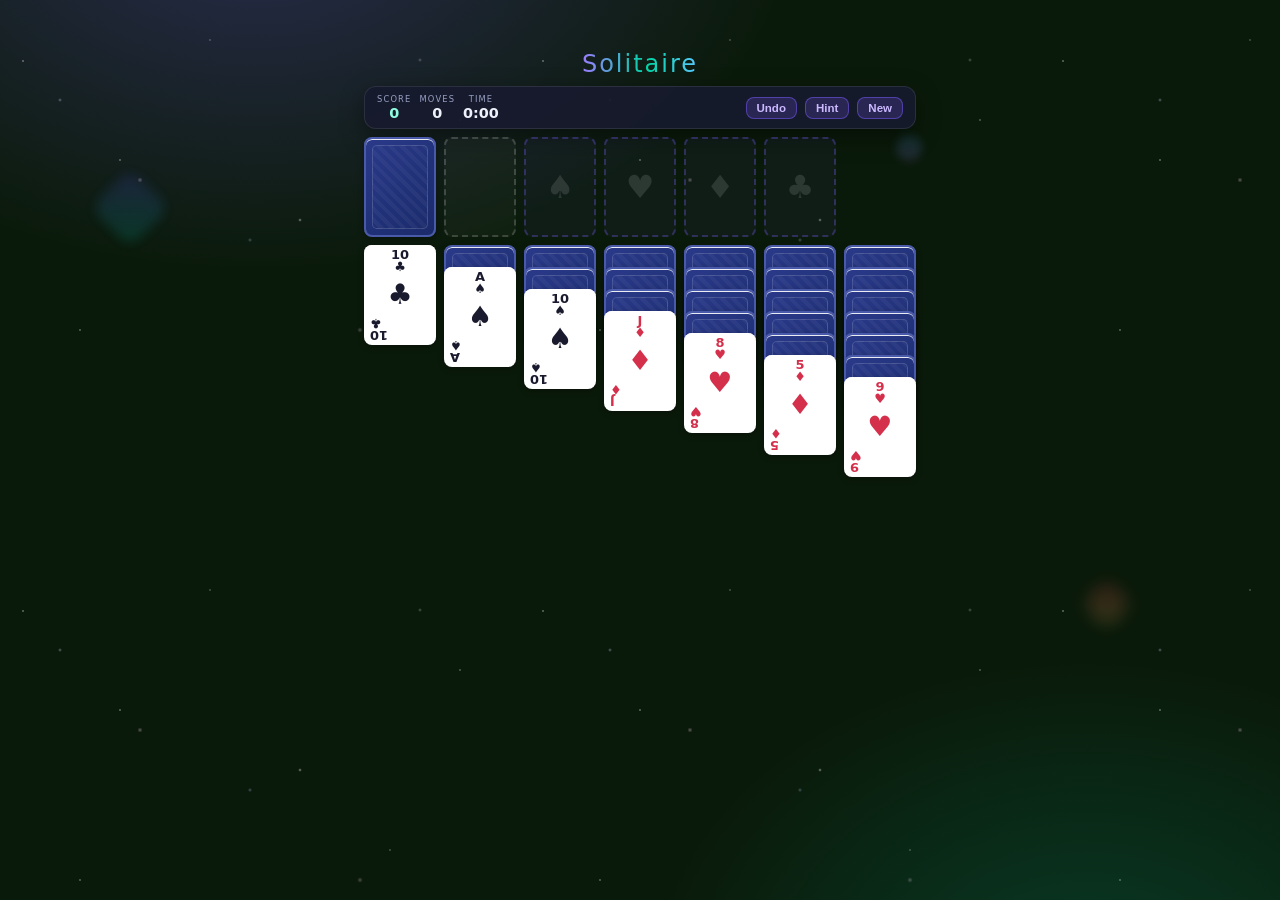
<file: games/solitaire/index.html>
<!DOCTYPE html>
<html lang="en">
<head>
<meta charset="UTF-8" />
<meta name="viewport" content="width=device-width, initial-scale=1.0, maximum-scale=1.0, user-scalable=no" />
<title>Solitaire — Klondike</title>
<style>
:root{
  --text:#eef0fa;--dim:#98a0c3;--panel:rgba(23,27,46,.92);--line:rgba(255,255,255,.09);
  --accent:#7c5cff;--accent2:#00d4a6;--card-w:72px;--card-h:100px;--card-gap:8px;
}
*{box-sizing:border-box}
html,body{height:100%}
body{margin:0;overflow:hidden;color:var(--text);
  font-family:"Segoe UI",system-ui,-apple-system,sans-serif;
  background:radial-gradient(900px 600px at 20% -10%,rgba(124,92,255,.28),transparent 60%),
    radial-gradient(800px 600px at 85% 110%,rgba(0,212,166,.18),transparent 55%),#0a1a0a;
  user-select:none;-webkit-user-select:none;-webkit-tap-highlight-color:transparent}
.stars{position:fixed;inset:0;pointer-events:none;z-index:0}
.star-layer{position:absolute;inset:-550px 0 0 0;background-repeat:repeat;animation:starFall linear infinite}
@keyframes starFall{to{transform:translateY(550px)}}
.l1{background-image:radial-gradient(1.4px 1.4px at 23px 61px,#fff,transparent 100%),
  radial-gradient(1.6px 1.6px at 120px 160px,rgba(255,255,255,.85),transparent 100%),
  radial-gradient(1.3px 1.3px at 210px 40px,rgba(255,255,255,.7),transparent 100%),
  radial-gradient(1.8px 1.8px at 300px 220px,rgba(255,255,255,.9),transparent 100%),
  radial-gradient(1.4px 1.4px at 390px 300px,rgba(255,255,255,.65),transparent 100%),
  radial-gradient(1.6px 1.6px at 80px 330px,rgba(255,255,255,.8),transparent 100%),
  radial-gradient(1.5px 1.5px at 460px 120px,rgba(255,255,255,.75),transparent 100%);
  background-size:520px 550px;animation-duration:150s;opacity:.55}
.l2{background-image:radial-gradient(2px 2px at 60px 100px,#cfe0ff,transparent 100%),
  radial-gradient(2.2px 2.2px at 250px 240px,rgba(180,200,255,.8),transparent 100%),
  radial-gradient(2px 2px at 420px 60px,rgba(255,255,255,.7),transparent 100%);
  background-size:550px 550px;animation-duration:95s;opacity:.4}
.l3{background-image:radial-gradient(2.6px 2.6px at 140px 180px,#ffd9f0,transparent 100%),
  radial-gradient(2.8px 2.8px at 360px 330px,rgba(255,217,240,.8),transparent 100%);
  background-size:550px 550px;animation-duration:60s;opacity:.35}
.shard{position:fixed;width:56px;height:56px;z-index:0;pointer-events:none;
  background:linear-gradient(135deg,#5a3df0,#00d4a6);transform:rotate(45deg);border-radius:14px;filter:blur(6px);opacity:.16;
  animation:shardFloat 14s ease-in-out infinite alternate}
.shard.s2{width:38px;height:38px;background:linear-gradient(135deg,#ff3355,#ffd166);filter:blur(8px);animation-duration:18s;animation-delay:-6s}
.shard.s3{width:26px;height:26px;background:linear-gradient(135deg,#38b6ff,#b96bff);filter:blur(5px);animation-duration:11s;animation-delay:-3s}
@keyframes shardFloat{from{transform:translateY(0) rotate(45deg)}to{transform:translateY(-60px) rotate(125deg)}}
#stage{position:relative;z-index:1;height:100%;display:flex;flex-direction:column;align-items:center;justify-content:flex-start;padding-top:50px}
.title{margin:0 0 8px;font-size:1.5rem;letter-spacing:2px;
  background:linear-gradient(90deg,#9d7bff 0%,#00d4a6 55%,#5ac8ff 100%);
  -webkit-background-clip:text;background-clip:text;color:transparent}
#hud{width:calc(var(--card-w)*7 + var(--card-gap)*6);display:flex;align-items:center;gap:8px;padding:7px 12px;
  background:var(--panel);border:1px solid var(--line);border-radius:12px;
  box-shadow:0 8px 24px rgba(0,0,0,.4);margin-bottom:8px}
.stat{display:flex;flex-direction:column;align-items:center;gap:1px;white-space:nowrap}
.stat .lbl{font-size:.52rem;letter-spacing:.14em;color:var(--dim);text-transform:uppercase}
.stat .val{font-size:.9rem;font-weight:700;font-variant-numeric:tabular-nums}
#scoreVal{color:#8ffce0}
.btn{background:rgba(124,92,255,.2);border:1px solid rgba(124,92,255,.5);color:#cbb9ff;
  padding:4px 10px;border-radius:8px;font-size:.72rem;font-weight:600;cursor:pointer;white-space:nowrap}
.btn:hover{background:rgba(124,92,255,.35)}
.btn:active{transform:scale(.95)}
#hud .spacer{flex:1}
#game{position:relative;width:calc(var(--card-w)*7 + var(--card-gap)*6);height:calc(var(--card-h)*2);touch-action:none}
.card{position:absolute;width:var(--card-w);height:var(--card-h);border-radius:8px;cursor:pointer;
  transition:box-shadow .15s,transform .12s;z-index:1;
  background:#fff;color:#1a1a2e;
  box-shadow:0 2px 6px rgba(0,0,0,.3),inset 0 1px 0 rgba(255,255,255,.9);
  display:flex;flex-direction:column;justify-content:space-between;padding:4px 6px;
  font-size:13px;font-weight:700;line-height:1}
.card.red{color:#d4304c}
.card.black{color:#1a1a2e}
.card .tl{display:flex;flex-direction:column;align-items:center;line-height:.9}
.card .br{display:flex;flex-direction:column;align-items:flex-end;transform:rotate(180deg);line-height:.9}
.card .center{position:absolute;inset:0;display:flex;align-items:center;justify-content:center;font-size:28px;pointer-events:none}
.card.face-down{background:linear-gradient(135deg,#2a3a8a,#1a2a6a);
  border:2px solid #4a5aaa;cursor:default}
.card.face-down::after{content:"";position:absolute;inset:6px;border:1.5px solid rgba(255,255,255,.15);border-radius:5px;
  background:repeating-linear-gradient(45deg,transparent,transparent 4px,rgba(255,255,255,.04) 4px,rgba(255,255,255,.04) 8px)}
.card.face-down .tl,.card.face-down .br,.card.face-down .center{display:none}
.card.face-down.stock{cursor:pointer}
.card.dim{opacity:.3}
.card.ghost{position:fixed;pointer-events:none;box-shadow:0 16px 40px rgba(0,0,0,.55)}
.card.selected{box-shadow:0 0 0 3px #ffd166,0 0 18px rgba(255,209,102,.5);z-index:999!important}
.card.hint{animation:hintPulse .8s ease-in-out 3}
@keyframes hintPulse{0%,100%{box-shadow:0 2px 6px rgba(0,0,0,.3)}50%{box-shadow:0 0 0 3px #00d4a6,0 0 20px rgba(0,212,166,.6)}}
.slot{position:absolute;width:var(--card-w);height:var(--card-h);border-radius:8px;
  border:2px dashed rgba(255,255,255,.18);background:rgba(255,255,255,.03)}
.slot.foundation{border-color:rgba(124,92,255,.3);background:rgba(124,92,255,.05)}
.slot .suit-hint{position:absolute;inset:0;display:flex;align-items:center;justify-content:center;
  font-size:2rem;color:rgba(255,255,255,.12);pointer-events:none}
.slot.stock-empty{display:flex;align-items:center;justify-content:center;font-size:1.6rem;color:rgba(255,255,255,.25);cursor:pointer}
.slot.stock-empty:hover{background:rgba(255,255,255,.06)}
.slot.deny{animation:denyShake .3s ease}
@keyframes denyShake{0%,100%{transform:translateX(0)}25%{transform:translateX(-5px)}75%{transform:translateX(5px)}}
#overlay{position:fixed;inset:0;z-index:10000;display:none;align-items:center;justify-content:center;
  background:rgba(0,0,0,.6);backdrop-filter:blur(4px)}
#overlay.show{display:flex}
#overlay .modal{background:var(--panel);border:1px solid var(--line);border-radius:20px;padding:32px 40px;text-align:center;
  box-shadow:0 24px 64px rgba(0,0,0,.6);animation:modalIn .3s ease}
@keyframes modalIn{from{transform:scale(.9);opacity:0}to{transform:scale(1);opacity:1}}
#overlay h2{margin:0 0 6px;font-size:1.6rem}
#overlay p{color:var(--dim);margin:0 0 16px;font-size:.9rem}
#overlay .btn{font-size:.9rem;padding:8px 24px}
.confetti{position:fixed;width:8px;height:8px;z-index:10001;pointer-events:none;border-radius:2px;animation:confettiFall 2.5s ease-in forwards}
@keyframes confettiFall{0%{transform:translateY(-20px) rotate(0deg);opacity:1}100%{transform:translateY(100vh) rotate(720deg);opacity:0}}
@media(max-width:640px){
  :root{--card-w:44px;--card-h:62px;--card-gap:4px}
  .card{font-size:9px;padding:2px 3px;border-radius:5px}
  .card .center{font-size:16px}
  .title{font-size:1.1rem}
  #hud{padding:5px 8px;gap:5px}
  .stat .lbl{font-size:.42rem}
  .stat .val{font-size:.7rem}
  .btn{padding:3px 7px;font-size:.6rem}
}
</style>
</head>
<body>
<div class="stars"><div class="star-layer l1"></div><div class="star-layer l2"></div><div class="star-layer l3"></div>
  <div class="shard" style="left:8%;top:20%"></div><div class="shard s2" style="left:85%;top:65%"></div><div class="shard s3" style="left:70%;top:15%"></div></div>
<div id="stage">
  <div class="title" id="title">Solitaire</div>
  <div id="hud">
    <div class="stat"><span class="lbl">Score</span><span class="val" id="scoreVal">0</span></div>
    <div class="stat"><span class="lbl">Moves</span><span class="val" id="movesVal">0</span></div>
    <div class="stat"><span class="lbl">Time</span><span class="val" id="timeVal">0:00</span></div>
    <div class="spacer"></div>
    <button class="btn" id="btnUndo">Undo</button>
    <button class="btn" id="btnHint">Hint</button>
    <button class="btn" id="btnNew">New</button>
  </div>
  <div id="game" role="application" aria-label="Solitaire board"></div>
</div>
<div id="overlay"><div class="modal">
  <h2 id="overlayTitle">You Win!</h2>
  <p id="overlayMsg">Game completed!</p>
  <button class="btn" id="overlayBtn">Play Again</button>
</div></div>
<script>
(function(){
"use strict";

/*================ GAME LOGIC — pure, no DOM (tested headlessly) ================*/
/*__LOGIC_START__*/
var SUITS=["spades","hearts","diamonds","clubs"];
var SUIT_SYM={spades:"\u2660\uFE0E",hearts:"\u2665\uFE0E",diamonds:"\u2666\uFE0E",clubs:"\u2663\uFE0E"};
var SUIT_CLR={spades:"black",hearts:"red",diamonds:"red",clubs:"black"};
var RANKS=["A","2","3","4","5","6","7","8","9","10","J","Q","K"];

var state={stock:[],waste:[],foundations:[[],[],[],[]],tableau:[[],[],[],[],[],[],[]],score:0,moves:0,startTime:null};
var undoStack=[];

function cardObj(s,r){return {suit:s,rank:r,faceUp:false};}
function rankVal(r){return RANKS.indexOf(r);}
function isRed(s){return SUIT_CLR[s]==="red";}
function deepCopy(o){return JSON.parse(JSON.stringify(o));}
function topOf(col){return col.length?col[col.length-1]:null;}

function shuffle(a,rand){
  var r=rand||Math.random;
  for(var i=a.length-1;i>0;i--){var j=Math.floor(r()*(i+1));var t=a[i];a[i]=a[j];a[j]=t;}
  return a;
}

function newGame(rand){
  var deck=[];
  for(var s=0;s<SUITS.length;s++)for(var r=0;r<RANKS.length;r++)deck.push(cardObj(SUITS[s],RANKS[r]));
  shuffle(deck,rand);
  state.stock=[];state.waste=[];
  state.foundations=[[],[],[],[]];
  state.tableau=[[],[],[],[],[],[],[]];
  state.score=0;state.moves=0;state.startTime=null;
  undoStack.length=0;
  var idx=0;
  for(var c=0;c<7;c++){
    for(var i=0;i<=c;i++){
      var cd=deck[idx++];
      cd.faceUp=(i===c);
      state.tableau[c].push(cd);
    }
  }
  state.stock=deck.slice(idx);
  return state;
}

function canPlaceTableau(card,target){
  if(!card)return false;
  if(!target)return card.rank==="K";
  return isRed(card.suit)!==isRed(target.suit)&&rankVal(card.rank)===rankVal(target.rank)-1;
}

function canPlaceFoundation(card,pile){
  if(!card||!pile)return false;
  if(pile.length===0)return card.rank==="A";
  var t=pile[pile.length-1];
  return card.suit===t.suit&&rankVal(card.rank)===rankVal(t.rank)+1;
}

function isMovableRun(col,idx){
  if(idx<0||idx>=col.length)return false;
  if(!col[idx].faceUp)return false;
  for(var i=idx;i<col.length-1;i++){
    if(!col[i+1].faceUp)return false;
    if(!canPlaceTableau(col[i+1],col[i]))return false;
  }
  return true;
}

function sameSource(a,b){
  if(!a||!b)return false;
  if(a.type!==b.type)return false;
  if(a.type==="waste")return true;
  if(a.type==="foundation")return a.col===b.col;
  return a.col===b.col&&a.idx===b.idx;
}

function cardsOf(src){
  if(src.type==="waste")return state.waste.length?[state.waste[state.waste.length-1]]:null;
  if(src.type==="tableau"){
    var c=state.tableau[src.col];
    if(src.idx<0||src.idx>=c.length)return null;
    return isMovableRun(c,src.idx)?c.slice(src.idx):null;
  }
  if(src.type==="foundation"){
    var f=state.foundations[src.col];
    return f.length?[f[f.length-1]]:null;
  }
  return null;
}

function canMove(src,dst){
  if(!src||!dst)return false;
  if(src.type==="tableau"&&dst.type==="tableau"&&src.col===dst.col)return false;
  if(src.type==="foundation"&&dst.type==="foundation")return false;
  var cards=cardsOf(src);
  if(!cards||!cards.length)return false;
  if(dst.type==="foundation")return cards.length===1&&canPlaceFoundation(cards[0],state.foundations[dst.col]);
  var t=topOf(state.tableau[dst.col]);
  if(!t)return canPlaceTableau(cards[0],null);                 // empty column: bottom of the run must be a K
  return canPlaceTableau(cards[0],t);                         // bottom of the run lands on the destination top
}

function applyMove(src,dst){
  if(!canMove(src,dst))return false;
  var cards;
  if(src.type==="waste"){
    cards=[state.waste.pop()];
  }else if(src.type==="tableau"){
    var c=state.tableau[src.col];
    cards=c.splice(src.idx);
    var exp=topOf(c);
    if(exp&&!exp.faceUp){exp.faceUp=true;state.score+=5;}
  }else{
    var f=state.foundations[src.col];
    cards=[f.pop()];
    state.score-=10;
  }
  if(dst.type==="foundation"){
    state.foundations[dst.col].push(cards[0]);
    state.score+=10;
  }else{
    state.tableau[dst.col].push.apply(state.tableau[dst.col],cards);
    if(src.type!=="foundation")state.score+=10;
  }
  state.score=Math.max(0,state.score);
  state.moves++;
  return true;
}

function isWon(){
  for(var i=0;i<4;i++)if(state.foundations[i].length!==13)return false;
  return true;
}

function snapshot(){
  return {stock:deepCopy(state.stock),waste:deepCopy(state.waste),
    foundations:deepCopy(state.foundations),tableau:deepCopy(state.tableau),
    score:state.score,moves:state.moves,startTime:state.startTime};
}
function restore(s){
  state.stock=s.stock;state.waste=s.waste;state.foundations=s.foundations;
  state.tableau=s.tableau;state.score=s.score;state.moves=s.moves;state.startTime=s.startTime;
}
function saveUndo(){
  undoStack.push(snapshot());
  if(undoStack.length>50)undoStack.shift();
}
function undoMove(){
  if(!undoStack.length)return false;
  restore(undoStack.pop());
  return true;
}

function legalMoves(){
  var out=[];
  var w=topOf(state.waste);
  if(w)for(var f=0;f<4;f++)if(canPlaceFoundation(w,state.foundations[f]))out.push({src:{type:"waste"},dst:{type:"foundation",col:f},kind:"wasteF"});
  for(var c=0;c<7;c++){
    var col=state.tableau[c];
    if(!col.length)continue;
    var t=topOf(col);
    for(f=0;f<4;f++)if(canPlaceFoundation(t,state.foundations[f]))out.push({src:{type:"tableau",col:c,idx:col.length-1},dst:{type:"foundation",col:f},kind:"tableauF"});
    for(var d=0;d<7;d++){
      if(d===c)continue;
      if(canPlaceTableau(t,topOf(state.tableau[d])))out.push({src:{type:"tableau",col:c,idx:col.length-1},dst:{type:"tableau",col:d},kind:"tableauT"});
    }
    for(var i=0;i<col.length-1;i++){
      if(!col[i].faceUp||!isMovableRun(col,i))continue;
      for(d=0;d<7;d++){
        if(d===c)continue;
        if(canPlaceTableau(col[i],topOf(state.tableau[d])))out.push({src:{type:"tableau",col:c,idx:i},dst:{type:"tableau",col:d},kind:"runT"});
      }
    }
  }
  for(f=0;f<4;f++){
    var fc=topOf(state.foundations[f]);
    if(!fc)continue;
    for(d=0;d<7;d++){
      if(canPlaceTableau(fc,topOf(state.tableau[d])))out.push({src:{type:"foundation",col:f},dst:{type:"tableau",col:d},kind:"foundT"});
    }
  }
  if(state.stock.length)out.push({src:{type:"stock"},dst:null,kind:"draw"});
  else if(state.waste.length)out.push({src:{type:"stock"},dst:null,kind:"redeem"});
  return out;
}

function moveRank(mv){
  switch(mv.kind){
    case "wasteF":return 100;
    case "tableauF":return 90;
    case "tableauT":return 20;
    case "runT":return 10;
    case "foundT":return -5;
    case "draw":return 1;
    case "redeem":return 0;
  }
  return 0;
}
function scoreMove(mv){
  var s=moveRank(mv);
  if(mv.src.type==="tableau"){
    var c=state.tableau[mv.src.col];
    if(mv.src.idx>0&&c[mv.src.idx-1]&&!c[mv.src.idx-1].faceUp)s+=40;
    if(mv.dst.type==="tableau"&&state.tableau[mv.dst.col].length===0&&c[mv.src.idx].rank!=="K")s-=30;
  }
  return s;
}
function bestMove(){
  var ms=legalMoves();
  if(!ms.length)return null;
  ms.sort(function(a,b){return scoreMove(b)-scoreMove(a);});
  return ms[0];
}
/*__LOGIC_END__*/

/*================ UI ================*/
function $(id){return document.getElementById(id);}
var rootEl=document.documentElement;
var $stage=$("stage"),$game=$("game"),$title=$("title"),$hud=$("hud");
var $score=$("scoreVal"),$moves=$("movesVal"),$time=$("timeVal");
var $overlay=$("overlay"),$ovTitle=$("overlayTitle"),$ovMsg=$("overlayMsg"),$ovBtn=$("overlayBtn");

var gameActive=true;
var selected=null;   // src: {type:"waste"} | {type:"tableau",col,idx} | {type:"foundation",col}
var drag=null;       // {src,els,ghosts,startX,startY,active,offX,offY,stepY}
var hintTimer=null;

function cardW(){return parseInt(getComputedStyle(rootEl).getPropertyValue("--card-w"),10)||72;}
function cardH(){return parseInt(getComputedStyle(rootEl).getPropertyValue("--card-h"),10)||100;}
function gapPx(){return parseInt(getComputedStyle(rootEl).getPropertyValue("--card-gap"),10)||8;}

/* Mirror of the CSS breakpoints, plus shrink-to-fit for narrow screens. */
function fit(){
  var b=window.innerWidth<640?{w:44,h:62,g:4}:{w:72,h:100,g:8};
  rootEl.style.setProperty("--card-w",b.w+"px");
  rootEl.style.setProperty("--card-h",b.h+"px");
  rootEl.style.setProperty("--card-gap",b.g+"px");
  var availW=window.innerWidth-12;
  var boardW=b.w*7+b.g*6;
  if(boardW>availW){
    var k=availW/boardW;
    rootEl.style.setProperty("--card-w",Math.max(10,Math.floor(b.w*k))+"px");
    rootEl.style.setProperty("--card-h",Math.max(14,Math.floor(b.h*k))+"px");
    rootEl.style.setProperty("--card-gap",Math.max(2,Math.floor(b.g*k))+"px");
  }
}

function metrics(){
  var cw=cardW(),ch=cardH(),g=gapPx();
  var y0=ch+g;
  var chrome=50+($title?$title.offsetHeight:0)+($hud?$hud.offsetHeight:0)+24;
  var stageH=$stage.clientHeight||window.innerHeight;
  var avail=Math.max(150,stageH-chrome-y0-16);
  var step=Math.min(ch*0.22,(avail-ch)/12);
  if(step<ch*0.10)step=ch*0.10;
  return {cw:cw,ch:ch,g:g,y0:y0,step:step,
    boardW:cw*7+g*6,boardH:y0+ch+12*step,
    colX:function(c){return c*(cw+g);},
    wasteX:cw+g,
    foundX:function(f){return (2+f)*(cw+g);}};
}

/* ---------- rendering ---------- */
function render(){
  var m=metrics();
  $game.style.width=m.boardW+"px";
  $game.style.height=m.boardH+"px";
  $game.innerHTML="";
  var frag=document.createDocumentFragment();
  addSlot(frag,m,0,0,"stock");
  addSlot(frag,m,m.wasteX,0,"waste");
  for(var f=0;f<4;f++)addSlot(frag,m,m.foundX(f),0,"foundation",f);
  for(var c=0;c<7;c++)addSlot(frag,m,m.colX(c),m.y0,"tableau",c);
  if(state.stock.length)addStockCard(frag,m);
  var w=topOf(state.waste);
  if(w)addCard(frag,m,m.wasteX,0,w,"waste");
  for(f=0;f<4;f++){var fc=topOf(state.foundations[f]);if(fc)addCard(frag,m,m.foundX(f),0,fc,"foundation",f);}
  for(c=0;c<7;c++){
    var col=state.tableau[c];
    for(var i=0;i<col.length;i++){
      addCard(frag,m,m.colX(c),m.y0+i*m.step,col[i],"tableau",c,i);
    }
  }
  $game.appendChild(frag);
}

function addSlot(frag,m,x,y,kind,idx){
  var el=document.createElement("div");
  el.className="slot"+(kind==="foundation"?" foundation":"");
  el.style.left=x+"px";el.style.top=y+"px";
  el.style.width=m.cw+"px";el.style.height=m.ch+"px";
  if(kind==="stock"){
    if(!state.stock.length){
      el.className+=" stock-empty";
      el.innerHTML="&#8635;";
      el.dataset.slot="stock-empty";
      el.addEventListener("pointerdown",function(e){e.preventDefault();onStockDown(e);});
    }
  }else if(kind==="foundation"){
    el.dataset.slot="f"+idx;
    if(state.foundations[idx].length===0)
      el.innerHTML='<span class="suit-hint">'+SUIT_SYM[SUITS[idx]]+'</span>';
    el.addEventListener("pointerdown",function(e){e.preventDefault();onSlotDown(e,{type:"foundation",col:idx});});
  }else if(kind==="tableau"){
    el.dataset.slot="t"+idx;
    el.addEventListener("pointerdown",function(e){e.preventDefault();onSlotDown(e,{type:"tableau",col:idx});});
  }
  frag.appendChild(el);
}

function addStockCard(frag,m){
  var el=document.createElement("div");
  el.className="card face-down stock";
  el.dataset.id="stock";
  el.style.left="0px";el.style.top="0px";
  el.style.width=m.cw+"px";el.style.height=m.ch+"px";
  el.style.zIndex="95";
  el.addEventListener("pointerdown",function(e){e.preventDefault();onStockDown(e);});
  frag.appendChild(el);
}

function addCard(frag,m,x,y,card,pile,pileIdx,cardIdx){
  var el=document.createElement("div");
  el.className="card "+(card.faceUp?SUIT_CLR[card.suit]:"face-down");
  el.style.left=x+"px";el.style.top=y+"px";
  el.style.width=m.cw+"px";el.style.height=m.ch+"px";
  var z=10;
  if(pile==="foundation"){z=100;el.dataset.id="f"+pileIdx;}
  else if(pile==="waste"){z=90;el.dataset.id="waste";}
  else{z=cardIdx+10;el.dataset.id="t"+pileIdx+"-"+cardIdx;}
  el.style.zIndex=String(z);
  if(card.faceUp){
    var sym=SUIT_SYM[card.suit];
    el.innerHTML='<div class="tl"><span>'+card.rank+'</span><span>'+sym+'</span></div>'
      +'<div class="center">'+sym+'</div>'
      +'<div class="br"><span>'+card.rank+'</span><span>'+sym+'</span></div>';
  }
  var src=null;
  if(pile==="waste")src={type:"waste"};
  else if(pile==="tableau"&&card.faceUp)src={type:"tableau",col:pileIdx,idx:cardIdx};
  else if(pile==="foundation")src={type:"foundation",col:pileIdx};
  if(src){
    if(selected&&sameSource(selected,src))el.classList.add("selected");
    else if(selected&&selected.type==="tableau"&&pile==="tableau"&&pileIdx===selected.col&&cardIdx>=selected.idx)el.classList.add("selected");
    el.addEventListener("pointerdown",function(e){onCardDown(e,src);});
  }else if(pile==="tableau"){
    el.addEventListener("pointerdown",function(e){e.preventDefault();deselect();});
  }
  frag.appendChild(el);
  return el;
}

/* ---------- HUD / timer ---------- */
function updateHUD(){$score.textContent=state.score;$moves.textContent=state.moves;}
function registerAction(){
  if(state.startTime==null)state.startTime=Date.now();
}
function tick(){
  if(!gameActive)return;
  if(state.startTime==null){$time.textContent="0:00";return;}
  var s=Math.floor((Date.now()-state.startTime)/1000);
  $time.textContent=Math.floor(s/60)+":"+String(s%60).padStart(2,"0");
}

/* ---------- actions ---------- */
function afterMove(){
  updateHUD();
  render();
  if(isWon())winGame();
}
function commitMove(src,dst){
  if(!canMove(src,dst))return;
  saveUndo();
  applyMove(src,dst);
  selected=null;
  dragCleanup();
  afterMove();
}
function onStockDown(e){
  if(!gameActive)return;
  e.preventDefault();
  if(state.stock.length){
    registerAction();
    saveUndo();
    var c=state.stock.pop();
    c.faceUp=true;
    state.waste.push(c);
    state.moves++;
    selected=null;
    dragCleanup();
    afterMove();
  }else if(state.waste.length){
    registerAction();
    saveUndo();
    while(state.waste.length){
      var w=state.waste.pop();
      w.faceUp=false;
      state.stock.push(w);
    }
    state.moves++;
    selected=null;
    dragCleanup();
    afterMove();
  }
}
function deselect(){
  if(selected||drag){
    selected=null;
    dragCleanup();
    render();
  }
}
function cardDest(src){
  if(src.type==="tableau")return {type:"tableau",col:src.col};
  if(src.type==="foundation")return {type:"foundation",col:src.col};
  return null;
}
function selectable(src){
  if(src.type==="waste")return state.waste.length>0;
  if(src.type==="tableau"){
    var c=state.tableau[src.col];
    return src.idx<c.length&&c[src.idx].faceUp&&isMovableRun(c,src.idx);
  }
  if(src.type==="foundation")return state.foundations[src.col].length>0;
  return false;
}

function onCardDown(e,src){
  if(!gameActive)return;
  e.preventDefault();
  if(!selectable(src)){deselect();return;}
  registerAction();
  if(sameSource(selected,src)){
    deselect();
    return;
  }
  if(selected){
    var dst=cardDest(src);
    if(dst&&canMove(selected,dst)){
      commitMove(selected,dst);
      return;
    }
  }
  selected=src;
  render();
  beginDrag(e,src);
}
function onSlotDown(e,dst){
  if(!gameActive)return;
  e.preventDefault();
  if(!selected)return;
  if(canMove(selected,dst))commitMove(selected,dst);
  else flashDeny(dst);
}

/* ---------- drag & drop ---------- */
function beginDrag(e,src){
  var els=[];
  if(src.type==="tableau"){
    var nodes=$game.querySelectorAll('[data-id^="t'+src.col+'-"]');
    for(var i=0;i<nodes.length;i++){
      var idx=parseInt(nodes[i].dataset.id.split("-")[1],10);
      if(idx>=src.idx)els.push(nodes[i]);
    }
  }else{
    var id=src.type==="waste"?"waste":"f"+src.col;
    var n=$game.querySelector('[data-id="'+id+'"]');
    if(n)els.push(n);
  }
  if(!els.length)return;
  drag={src:src,els:els,ghosts:null,startX:e.clientX,startY:e.clientY,active:false,offX:0,offY:0,stepY:metrics().step};
  document.addEventListener("pointermove",onDragMove);
  document.addEventListener("pointerup",onDragUp);
  document.addEventListener("pointercancel",onDragUp);
}
function onDragMove(e){
  if(!drag)return;
  e.preventDefault();
  if(!drag.active){
    var dx=e.clientX-drag.startX,dy=e.clientY-drag.startY;
    if(dx*dx+dy*dy<36)return;
    activateDrag(e);
  }
  moveGhost(e.clientX,e.clientY);
}
function activateDrag(e){
  var rect=$game.getBoundingClientRect();
  var first=drag.els[0];
  drag.offX=e.clientX-(rect.left+parseFloat(first.style.left));
  drag.offY=e.clientY-(rect.top+parseFloat(first.style.top));
  drag.ghosts=[];
  for(var i=0;i<drag.els.length;i++){
    var s=drag.els[i];
    var g=s.cloneNode(true);
    g.classList.add("ghost");
    g.classList.remove("selected","dim");
    g.style.position="fixed";
    g.style.pointerEvents="none";
    document.body.appendChild(g);
    drag.ghosts.push(g);
    s.classList.add("dim");
  }
  drag.active=true;
  moveGhost(e.clientX,e.clientY);
}
function moveGhost(cx,cy){
  if(!drag||!drag.active||!drag.ghosts)return;
  var lx=cx-drag.offX,ty=cy-drag.offY;
  for(var i=0;i<drag.ghosts.length;i++){
    drag.ghosts[i].style.left=lx+"px";
    drag.ghosts[i].style.top=(ty+i*drag.stepY)+"px";
    drag.ghosts[i].style.zIndex=String(10000+i);
  }
}
function dragCleanup(){
  if(!drag)return;
  if(drag.ghosts)for(var i=0;i<drag.ghosts.length;i++)drag.ghosts[i].remove();
  for(i=0;i<drag.els.length;i++)drag.els[i].classList.remove("dim");
  drag=null;
}
function onDragUp(e){
  if(!drag)return;
  document.removeEventListener("pointermove",onDragMove);
  document.removeEventListener("pointerup",onDragUp);
  document.removeEventListener("pointercancel",onDragUp);
  var src=drag.src,wasActive=drag.active;
  dragCleanup();
  if(!wasActive)return; // simple click — selection stays
  var dst=dropTarget(e.clientX,e.clientY);
  if(dst&&src.type==="tableau"&&dst.type==="tableau"&&dst.col===src.col){
    selected=src; // dropped back on its own column — no-op
    render();
    return;
  }
  if(dst&&canMove(src,dst)){
    commitMove(src,dst);
    return;
  }
  if(dst)flashDeny(dst);
  selected=src;
  render();
}
function dropTarget(cx,cy){
  var m=metrics();
  var r=$game.getBoundingClientRect();
  var bx=cx-r.left,by=cy-r.top;
  if(bx<-m.g||bx>m.boardW+m.g||by<-m.ch*1.5||by>m.boardH+m.ch)return null;
  var col=Math.floor((bx+m.g/2)/(m.cw+m.g));
  if(by<m.y0){
    if(col>=2&&col<=5)return {type:"foundation",col:col-2};
    return null; // stock / waste zone
  }
  if(col<0)col=0;
  if(col>6)col=6;
  return {type:"tableau",col:col};
}
function flashDeny(dst){
  var el=$game.querySelector('[data-slot="'+(dst.type==="foundation"?"f":"t")+dst.col+'"]');
  if(el){
    el.classList.remove("deny");
    void el.offsetWidth;
    el.classList.add("deny");
    setTimeout(function(){el.classList.remove("deny");},350);
  }
}

/* ---------- undo / hint / win ---------- */
function doUndo(){
  if(!gameActive||!undoStack.length)return;
  undoMove();
  selected=null;
  dragCleanup();
  updateHUD();
  render();
}
function clearHint(){
  if(hintTimer){clearTimeout(hintTimer);hintTimer=null;}
  var hs=$game.querySelectorAll(".hint");
  for(var i=0;i<hs.length;i++)hs[i].classList.remove("hint");
}
function destElement(dst){
  if(dst.type==="foundation"){
    var fc=$game.querySelector('[data-id="f'+dst.col+'"]');
    if(fc)return fc;
    return $game.querySelector('[data-slot="f'+dst.col+'"]');
  }
  var nodes=$game.querySelectorAll('[data-id^="t'+dst.col+'-"]');
  var best=null;
  for(var i=0;i<nodes.length;i++){
    var idx=parseInt(nodes[i].dataset.id.split("-")[1],10);
    if(!best||idx>parseInt(best.dataset.id.split("-")[1],10))best=nodes[i];
  }
  if(best)return best;
  return $game.querySelector('[data-slot="t'+dst.col+'"]');
}
function showHint(){
  if(!gameActive)return;
  clearHint();
  var mv=bestMove();
  if(!mv)return;
  var els=[];
  if(mv.dst){
    if(mv.src.type==="tableau"){
      var nodes=$game.querySelectorAll('[data-id^="t'+mv.src.col+'-"]');
      for(var i=0;i<nodes.length;i++){
        var idx=parseInt(nodes[i].dataset.id.split("-")[1],10);
        if(idx>=mv.src.idx)els.push(nodes[i]);
      }
    }else if(mv.src.type==="waste"){
      var w=$game.querySelector('[data-id="waste"]');
      if(w)els.push(w);
    }else if(mv.src.type==="foundation"){
      var f=$game.querySelector('[data-id="f'+mv.src.col+'"]');
      if(f)els.push(f);
    }
    var dn=destElement(mv.dst);
    if(dn)els.push(dn);
  }else{
    var sk=$game.querySelector('[data-id="stock"]')||$game.querySelector(".stock-empty");
    if(sk)els.push(sk);
  }
  for(var j=0;j<els.length;j++)els[j].classList.add("hint");
  hintTimer=setTimeout(clearHint,2400);
}
function winGame(){
  gameActive=false;
  selected=null;
  $ovTitle.textContent="You Win!";
  $ovMsg.textContent="Score: "+state.score+"  \u00b7  Moves: "+state.moves+"  \u00b7  Time: "+$time.textContent;
  $overlay.classList.add("show");
  launchConfetti();
}
function launchConfetti(){
  var colors=["#ff3355","#ffd166","#00d4a6","#7c5cff","#38b6ff","#ff88aa"];
  for(var i=0;i<60;i++){
    var c=document.createElement("div");
    c.className="confetti";
    c.style.left=Math.random()*100+"vw";
    c.style.top="-10px";
    c.style.background=colors[Math.floor(Math.random()*colors.length)];
    c.style.animationDelay=Math.random()*1.5+"s";
    c.style.animationDuration=(1.5+Math.random()*2)+"s";
    c.style.width=(4+Math.random()*8)+"px";
    c.style.height=(4+Math.random()*8)+"px";
    document.body.appendChild(c);
    (function(el){setTimeout(function(){el.remove();},4500);})(c);
  }
}
function newGameUI(){
  newGame();
  gameActive=true;
  selected=null;
  dragCleanup();
  clearHint();
  $overlay.classList.remove("show");
  $time.textContent="0:00";
  updateHUD();
  render();
}

/* ---------- init ---------- */
function init(){
  fit();
  window.addEventListener("resize",function(){fit();render();});
  $game.addEventListener("pointerdown",function(e){
    if(e.target!==$game)return;
    deselect();
  });
  document.getElementById("btnNew").addEventListener("click",newGameUI);
  document.getElementById("btnUndo").addEventListener("click",doUndo);
  document.getElementById("btnHint").addEventListener("click",showHint);
  $ovBtn.addEventListener("click",newGameUI);
  document.addEventListener("keydown",function(e){
    var k=e.key;
    if(!gameActive){
      if(k==="n"||k==="N"||k==="Enter"){e.preventDefault();newGameUI();}
      return;
    }
    if(k==="a"||k==="A")doUndo();
    else if(k==="h"||k==="H")showHint();
    else if(k==="n"||k==="N")newGameUI();
    else if(k===" "){e.preventDefault();onStockDown({preventDefault:function(){}});}
    else if(k==="Escape")deselect();
  });
  setInterval(tick,500);
  newGameUI();
}
init();

/* Test / console hook (used by the headless tests; harmless in the browser) */
if(typeof window!=="undefined"){
  window.solitaire={
    state:state,
    selected:function(){return selected;},
    undoStack:undoStack,
    newGame:function(){newGameUI();return state;},
    render:render,
    metrics:metrics,
    legalMoves:legalMoves,
    bestMove:bestMove,
    canMove:canMove,
    undoMove:undoMove
  };
}
})();
</script>
</body>
</html>
</file>
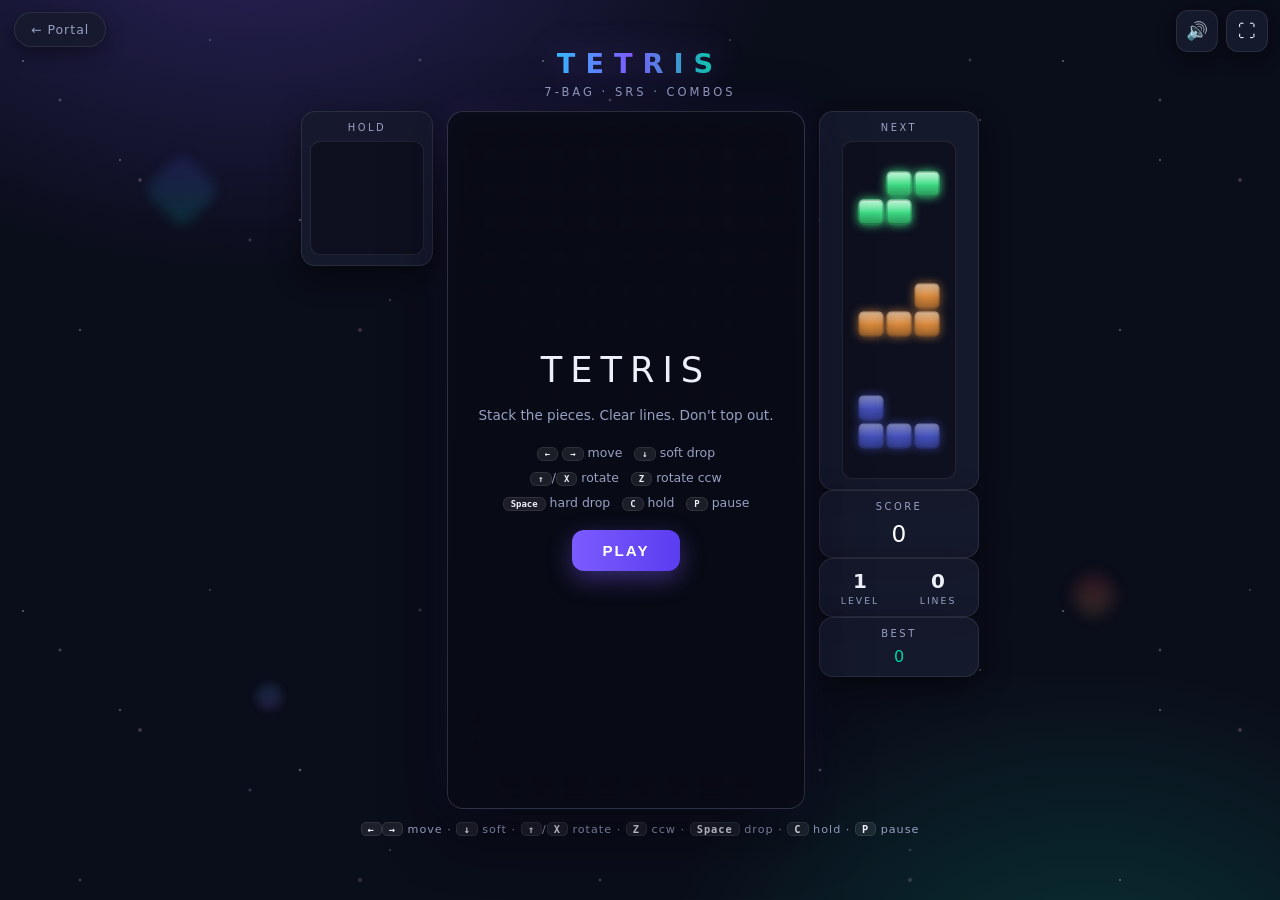
<file: games/tetris/index.html>
<!DOCTYPE html>
<html lang="en">
<head>
<meta charset="UTF-8" />
<meta name="viewport" content="width=device-width, initial-scale=1.0, maximum-scale=1.0, user-scalable=no" />
<title>Tetris</title>
<style>
:root{
  --text:#eef0fa;
  --dim:#98a0c3;
  --panel:rgba(23,27,46,.92);
  --line:rgba(255,255,255,.09);
  --accent:#7c5cff;
  --accent2:#00d4a6;
  --danger:#ff5d6c;
}
*{box-sizing:border-box}
html,body{height:100%}
body{
  margin:0;overflow:hidden;color:var(--text);
  font-family:"Segoe UI",system-ui,-apple-system,sans-serif;
  background:
    radial-gradient(900px 600px at 20% -10%, rgba(124,92,255,.28), transparent 60%),
    radial-gradient(800px 600px at 85% 110%, rgba(0,212,166,.18), transparent 55%),
    #0a0d1a;
  user-select:none;-webkit-user-select:none;
}
/* ---------- starfield ---------- */
.stars{position:fixed;inset:0;pointer-events:none;z-index:0}
.star-layer{position:absolute;inset:-550px 0 0 0;background-repeat:repeat;animation:starFall linear infinite}
@keyframes starFall{to{transform:translateY(550px)}}
.l1{background-image:
  radial-gradient(1.4px 1.4px at 23px 61px, #fff, transparent 100%),
  radial-gradient(1.6px 1.6px at 120px 160px, rgba(255,255,255,.85), transparent 100%),
  radial-gradient(1.3px 1.3px at 210px 40px, rgba(255,255,255,.7), transparent 100%),
  radial-gradient(1.8px 1.8px at 300px 220px, rgba(255,255,255,.9), transparent 100%),
  radial-gradient(1.4px 1.4px at 390px 300px, rgba(255,255,255,.65), transparent 100%),
  radial-gradient(1.6px 1.6px at 80px 330px, rgba(255,255,255,.8), transparent 100%),
  radial-gradient(1.5px 1.5px at 460px 120px, rgba(255,255,255,.75), transparent 100%);
  background-size:520px 550px;animation-duration:150s;opacity:.55}
.l2{background-image:
  radial-gradient(2px 2px at 60px 100px, #cfe0ff, transparent 100%),
  radial-gradient(2.2px 2.2px at 250px 240px, rgba(180,200,255,.8), transparent 100%),
  radial-gradient(2px 2px at 420px 60px, rgba(255,255,255,.7), transparent 100%);
  background-size:550px 550px;animation-duration:95s;opacity:.4}
.l3{background-image:
  radial-gradient(2.6px 2.6px at 140px 180px, #ffd9f0, transparent 100%),
  radial-gradient(2.8px 2.8px at 360px 330px, rgba(255,217,240,.8), transparent 100%);
  background-size:550px 550px;animation-duration:60s;opacity:.35}
.shard{position:fixed;width:56px;height:56px;z-index:0;pointer-events:none;
  background:linear-gradient(135deg,#5a3df0,#00d4a6);
  transform:rotate(45deg);border-radius:14px;filter:blur(6px);opacity:.16;
  animation:shardFloat 14s ease-in-out infinite alternate}
.shard.s2{width:38px;height:38px;background:linear-gradient(135deg,#ff3355,#ffd166);filter:blur(8px);animation-duration:18s;animation-delay:-6s}
.shard.s3{width:26px;height:26px;background:linear-gradient(135deg,#38b6ff,#b96bff);filter:blur(5px);animation-duration:11s;animation-delay:-3s}
@keyframes shardFloat{from{transform:translateY(0) rotate(45deg)}to{transform:translateY(-60px) rotate(125deg)}}

/* ---------- layout ---------- */
#stage{position:relative;z-index:1;height:100%;display:flex;flex-direction:column;
  align-items:center;justify-content:center;gap:12px;padding:10px}
.title{margin:0;font-size:1.7rem;letter-spacing:10px;line-height:1.1;text-align:center;
  background:linear-gradient(90deg,#38b6ff,#7c5cff 45%,#00d4a6);
  -webkit-background-clip:text;background-clip:text;color:transparent;
  filter:drop-shadow(0 4px 18px rgba(124,92,255,.45))}
.subtitle{margin:-6px 0 0;font-size:.72rem;letter-spacing:3px;color:var(--dim);text-transform:uppercase;text-align:center}

.mid{display:flex;align-items:stretch;gap:14px}
.panel{
  background:var(--panel);border:1px solid var(--line);border-radius:14px;
  box-shadow:0 10px 30px rgba(0,0,0,.45);
  display:flex;flex-direction:column;align-items:center;justify-content:flex-start;
  padding:10px 8px;gap:8px}
.panel-label{font-size:.62rem;letter-spacing:2.5px;color:var(--dim);text-transform:uppercase}
.panel h2{margin:0;font-size:1.15rem;font-weight:600}
.panel h2 b{color:var(--accent2);font-weight:700}
.stat{display:flex;flex-direction:column;align-items:center;min-width:64px}
.stat .v{font-size:1.25rem;font-weight:700;font-variant-numeric:tabular-nums}
.stat .k{font-size:.58rem;letter-spacing:2px;color:var(--dim);text-transform:uppercase;margin-top:2px}
#score-panel .v{font-size:1.45rem;color:#fff}
#best-panel .v{color:var(--accent2)}

.box{background:rgba(10,13,26,.6);border:1px solid var(--line);border-radius:10px;overflow:hidden;flex:none}
.box canvas{display:block}
#board-wrap{
  position:relative;flex:none;
  background:linear-gradient(180deg, rgba(20,24,44,.94), rgba(13,16,30,.94));
  border:1px solid rgba(255,255,255,.12);border-radius:16px;
  box-shadow:0 18px 60px rgba(0,0,0,.55), 0 0 40px rgba(124,92,255,.12), inset 0 0 60px rgba(124,92,255,.05);
  padding:8px}
#board{display:block;border-radius:8px}

/* ---------- overlays ---------- */
.overlay{
  position:absolute;inset:0;display:flex;flex-direction:column;align-items:center;justify-content:center;
  gap:14px;background:rgba(8,10,20,.78);backdrop-filter:blur(8px);-webkit-backdrop-filter:blur(8px);
  border-radius:16px;z-index:5;text-align:center;padding:20px}
.overlay.hidden{display:none}
.overlay h1{margin:0;font-size:1.5rem;letter-spacing:4px}
.overlay .big{font-size:2.2rem;letter-spacing:8px}
.overlay p{margin:0;color:var(--dim);font-size:.85rem;line-height:1.7;max-width:300px}
.overlay .keys{font-size:.78rem;color:var(--dim);line-height:2}
.overlay .keys b{color:var(--text);background:rgba(255,255,255,.08);border:1px solid var(--line);
  border-radius:6px;padding:1px 7px;font-family:ui-monospace,Menlo,Consolas,monospace;font-size:.72em}
.btn{
  background:linear-gradient(90deg,var(--accent),#5a3df0);color:#fff;border:none;border-radius:12px;
  padding:12px 30px;font-size:.95rem;letter-spacing:2px;cursor:pointer;font-weight:600;
  box-shadow:0 8px 24px rgba(124,92,255,.4);transition:filter .15s,transform .15s}
.btn:hover{filter:brightness(1.15);transform:translateY(-1px)}
.btn:active{transform:translateY(1px)}
.btn.ghosty{background:rgba(255,255,255,.08);border:1px solid var(--line);box-shadow:none}
.row{display:flex;gap:10px}
#record-badge{
  display:none;background:linear-gradient(90deg,var(--accent2),#38b6ff);color:#062018;
  font-weight:700;letter-spacing:2px;border-radius:999px;padding:5px 16px;font-size:.8rem}
#record-badge.on{display:block}
.final-stats{display:flex;gap:26px}
.final-stats .stat .v{font-size:1.5rem}

/* popups */
#popups{position:absolute;inset:0;pointer-events:none;z-index:4;overflow:hidden}
.popup{
  position:absolute;left:50%;transform:translate(-50%,0);
  font-weight:800;letter-spacing:3px;white-space:nowrap;
  text-shadow:0 0 18px currentColor,0 2px 4px rgba(0,0,0,.6);
  animation:popRise 1.1s ease-out forwards}
@keyframes popRise{
  0%{opacity:0;transform:translate(-50%,14px) scale(.6)}
  18%{opacity:1;transform:translate(-50%,0) scale(1.12)}
  30%{transform:translate(-50%,-8px) scale(1)}
  100%{opacity:0;transform:translate(-50%,-64px) scale(1)}
}

/* ---------- top-right buttons ---------- */
#topbar{position:fixed;top:10px;right:12px;z-index:20;display:flex;gap:8px}
.tbtn{
  width:42px;height:42px;border-radius:12px;border:1px solid var(--line);cursor:pointer;
  background:var(--panel);color:var(--text);font-size:1.1rem;
  box-shadow:0 6px 18px rgba(0,0,0,.4);transition:filter .15s,transform .15s;display:flex;align-items:center;justify-content:center}
.tbtn:hover{filter:brightness(1.25);transform:translateY(-1px)}
#portal-link{position:fixed;top:12px;left:14px;z-index:20;text-decoration:none;color:var(--dim);
  font-size:.78rem;letter-spacing:1px;background:var(--panel);border:1px solid var(--line);
  border-radius:999px;padding:9px 16px;box-shadow:0 6px 18px rgba(0,0,0,.4);transition:color .15s}
#portal-link:hover{color:var(--text)}

/* ---------- touch controls ---------- */
#touch{display:none;gap:10px;margin-top:2px}
@media (pointer:coarse){
  #touch{display:flex}
  #keyboard-hint{display:none}
}
@media (pointer:fine){
  #touch{display:none}
}
.tctl{
  min-width:58px;height:58px;border-radius:16px;border:1px solid var(--line);cursor:pointer;
  background:var(--panel);color:var(--text);font-size:1.25rem;padding:0 14px;
  box-shadow:0 8px 20px rgba(0,0,0,.45);touch-action:none;-webkit-tap-highlight-color:transparent;
  display:flex;align-items:center;justify-content:center}
.tctl:active{filter:brightness(1.3);transform:scale(.96)}
.tctl.wide{min-width:74px}
#touch .group{display:flex;gap:10px}

#keyboard-hint{font-size:.7rem;color:var(--dim);letter-spacing:1px;text-align:center;line-height:1.9;margin-top:-2px}
#keyboard-hint b{color:var(--text);background:rgba(255,255,255,.08);border:1px solid var(--line);
  border-radius:5px;padding:0 6px;font-family:ui-monospace,Menlo,Consolas,monospace;font-size:.92em}

/* narrow screens: stack panels above/below board */
@media (max-width:680px), (max-height:620px){
  .mid{flex-direction:column;align-items:center}
  .side-row{display:flex;gap:12px;width:100%;justify-content:center}
  .side-row .panel{width:auto}
  #board-wrap{order:-1}
}
</style>
</head>
<body>
<div class="stars" aria-hidden="true">
  <div class="star-layer l1"></div>
  <div class="star-layer l2"></div>
  <div class="star-layer l3"></div>
</div>
<div class="shard" style="left:12%;top:18%" aria-hidden="true"></div>
<div class="shard s2" style="left:84%;top:64%" aria-hidden="true"></div>
<div class="shard s3" style="left:20%;top:76%" aria-hidden="true"></div>

<a id="portal-link" href="../../index.html" target="_top" rel="noopener">← Portal</a>
<div id="topbar">
  <button class="tbtn" id="mute-btn" type="button" title="Mute (M)">🔊</button>
  <button class="tbtn" id="fs-btn" type="button" title="Fullscreen (F)">⛶</button>
</div>

<div id="stage">
  <h1 class="title">TETRIS</h1>
  <p class="subtitle">7-bag · SRS · combos</p>

  <div class="mid" id="mid">
    <div class="side-row" id="left-col">
      <div class="panel">
        <span class="panel-label">Hold</span>
        <div class="box"><canvas id="hold" width="112" height="112"></canvas></div>
      </div>
    </div>

    <div id="board-wrap">
      <canvas id="board"></canvas>
      <div id="popups"></div>
      <div class="overlay" id="overlay-start">
        <div class="big">TETRIS</div>
        <p>Stack the pieces. Clear lines. Don't top out.</p>
        <div class="keys">
          <b>←</b> <b>→</b> move &nbsp; <b>↓</b> soft drop<br/>
          <b>↑</b>/<b>X</b> rotate &nbsp; <b>Z</b> rotate ccw<br/>
          <b>Space</b> hard drop &nbsp; <b>C</b> hold &nbsp; <b>P</b> pause
        </div>
        <button class="btn" id="btn-start" type="button">PLAY</button>
      </div>
      <div class="overlay hidden" id="overlay-pause">
        <h1>PAUSED</h1>
        <p id="pause-score"></p>
        <div class="row">
          <button class="btn" id="btn-resume" type="button">RESUME</button>
          <button class="btn ghosty" id="btn-restart" type="button">RESTART</button>
        </div>
        <p style="font-size:.72rem"><b style="color:var(--text)">P</b> to resume</p>
      </div>
      <div class="overlay hidden" id="overlay-over">
        <h1>GAME OVER</h1>
        <div id="record-badge">★ NEW BEST ★</div>
        <div class="final-stats">
          <div class="stat"><span class="v" id="f-score">0</span><span class="k">Score</span></div>
          <div class="stat"><span class="v" id="f-lines">0</span><span class="k">Lines</span></div>
          <div class="stat"><span class="v" id="f-level">1</span><span class="k">Level</span></div>
        </div>
        <button class="btn" id="btn-again" type="button">PLAY AGAIN</button>
      </div>
    </div>

    <div class="side-row" id="right-col">
      <div class="panel">
        <span class="panel-label">Next</span>
        <div class="box"><canvas id="next" width="112" height="356"></canvas></div>
      </div>
      <div class="panel" id="score-panel">
        <span class="panel-label">Score</span>
        <span class="v" id="score">0</span>
      </div>
      <div class="panel" style="flex-direction:row;gap:14px">
        <div class="stat"><span class="v" id="level">1</span><span class="k">Level</span></div>
        <div class="stat"><span class="v" id="lines">0</span><span class="k">Lines</span></div>
      </div>
      <div class="panel" id="best-panel">
        <span class="panel-label">Best</span>
        <span class="v" id="best">0</span>
      </div>
    </div>
  </div>

  <div id="touch" aria-hidden="true">
    <div class="group">
      <button class="tctl wide" data-act="left" type="button">◀</button>
      <button class="tctl" data-act="down" type="button">▼</button>
      <button class="tctl wide" data-act="right" type="button">▶</button>
    </div>
    <div class="group">
      <button class="tctl" data-act="hold" type="button">⤓</button>
      <button class="tctl" data-act="rotate" type="button">⟳</button>
      <button class="tctl" data-act="drop" type="button">⏬</button>
    </div>
  </div>

  <p id="keyboard-hint"><b>←</b><b>→</b> move · <b>↓</b> soft · <b>↑</b>/<b>X</b> rotate · <b>Z</b> ccw · <b>Space</b> drop · <b>C</b> hold · <b>P</b> pause</p>
</div>

<script>
"use strict";
/* ================================================================
   TETRIS — single file, no dependencies.
   Pure core (grid/pieces/kicks) + canvas view + flow state machine.
   ================================================================ */

/* ---------------- pieces (SRS) ---------------- */
const COLS = 10, HIDDEN = 2, ROWS = 22, VISIBLE = ROWS - HIDDEN;
const TYPES = ["I","J","L","O","S","T","Z"];
const COLORS = {
  I:"#38b6ff", J:"#5b6cff", L:"#ff9f40", O:"#ffd166",
  S:"#3ddc84", T:"#b96bff", Z:"#ff5d6c"
};
/* Cell offsets per rotation state (screen coords: +y down).
   I lives in a 4×4 box, O in a 2×2 box, the rest in 3×3 boxes. */
const SHAPES = {
  I:[ [[0,1],[1,1],[2,1],[3,1]],
      [[2,0],[2,1],[2,2],[2,3]],
      [[0,2],[1,2],[2,2],[3,2]],
      [[1,0],[1,1],[1,2],[1,3]] ],
  J:[ [[0,0],[0,1],[1,1],[2,1]],
      [[1,0],[2,0],[1,1],[1,2]],
      [[0,1],[1,1],[2,1],[2,2]],
      [[1,0],[1,1],[0,2],[1,2]] ],
  L:[ [[2,0],[0,1],[1,1],[2,1]],
      [[1,0],[1,1],[1,2],[2,2]],
      [[0,1],[1,1],[2,1],[0,2]],
      [[0,0],[1,0],[1,1],[1,2]] ],
  O:[ [[0,0],[1,0],[0,1],[1,1]],
      [[0,0],[1,0],[0,1],[1,1]],
      [[0,0],[1,0],[0,1],[1,1]],
      [[0,0],[1,0],[0,1],[1,1]] ],
  S:[ [[1,0],[2,0],[0,1],[1,1]],
      [[1,0],[1,1],[2,1],[2,2]],
      [[1,1],[2,1],[0,2],[1,2]],
      [[0,0],[0,1],[1,1],[1,2]] ],
  T:[ [[1,0],[0,1],[1,1],[2,1]],
      [[1,0],[1,1],[2,1],[1,2]],
      [[0,1],[1,1],[2,1],[1,2]],
      [[1,0],[1,1],[0,1],[1,2]] ],
  Z:[ [[0,0],[1,0],[1,1],[2,1]],
      [[2,0],[1,1],[2,1],[1,2]],
      [[0,1],[1,1],[1,2],[2,2]],
      [[1,0],[1,1],[0,1],[0,2]] ]
};
const BOX = { I:4, O:2, J:3, L:3, S:3, T:3, Z:3 };
/* SRS wall kicks, converted to screen coords (+y down). */
const KICKS = {
  I: {
    "01":[[0,0],[-2,0],[1,0],[-2,1],[1,-2]],
    "10":[[0,0],[2,0],[-1,0],[2,-1],[-1,2]],
    "12":[[0,0],[-1,0],[2,0],[-1,-2],[2,1]],
    "21":[[0,0],[1,0],[-2,0],[1,2],[-2,-1]],
    "23":[[0,0],[2,0],[-1,0],[2,-1],[-1,2]],
    "32":[[0,0],[-2,0],[1,0],[-2,1],[1,-2]],
    "30":[[0,0],[1,0],[-2,0],[1,2],[-2,-1]],
    "03":[[0,0],[-1,0],[2,0],[-1,-2],[2,1]]
  },
  D: { // J L S T Z  (D = "default")
    "01":[[0,0],[-1,0],[-1,-1],[0,2],[-1,2]],
    "10":[[0,0],[1,0],[1,1],[0,-2],[1,-2]],
    "12":[[0,0],[1,0],[1,1],[0,-2],[1,-2]],
    "21":[[0,0],[-1,0],[-1,-1],[0,2],[-1,2]],
    "23":[[0,0],[1,0],[1,-1],[0,2],[1,2]],
    "32":[[0,0],[-1,0],[-1,1],[0,-2],[-1,-2]],
    "30":[[0,0],[-1,0],[-1,1],[0,-2],[-1,-2]],
    "03":[[0,0],[1,0],[1,-1],[0,2],[1,2]]
  }
};
function kickTable(t){ return t === "I" ? KICKS.I : KICKS.D; }

function pieceCells(type, rot, x, y){
  return SHAPES[type][rot].map(([cx,cy]) => [x+cx, y+cy]);
}
function collides(board, type, rot, x, y){
  for (const [cx,cy] of pieceCells(type, rot, x, y)) {
    if (cx < 0 || cx >= COLS || cy < 0 || cy >= ROWS) return true;
    if (board[cy][cx]) return true;
  }
  return false;
}
function emptyBoard(){
  return Array.from({length:ROWS}, () => new Array(COLS).fill(0));
}

/* ---------------- 7-bag ---------------- */
function newBag(){
  const bag = TYPES.slice();
  for (let i = bag.length - 1; i > 0; i--) {
    const j = Math.floor(Math.random() * (i + 1));
    [bag[i], bag[j]] = [bag[j], bag[i]];
  }
  return bag;
}

/* ---------------- game state ---------------- */
const G = {
  state: "menu",            // menu | playing | paused | over
  board: emptyBoard(),
  piece: null,              // {type, rot, x, y}
  hold: null,
  canHold: true,
  queue: [],
  bag: [],
  score: 0, lines: 0, level: 1,
  combo: -1, b2b: false,
  tspin: false, tspinKicked: false, lastMoveWasRotate: false,
  best: loadBest()
};
function loadBest(){
  try { return JSON.parse(localStorage.getItem("tetris.best")) || {score:0,lines:0,level:1}; }
  catch(e){ return {score:0,lines:0,level:1}; }
}
function saveBest(){
  try { localStorage.setItem("tetris.best", JSON.stringify(G.best)); } catch(e){}
}
function queueNext(){
  if (G.bag.length === 0) G.bag = newBag();
  return G.bag.pop();
}
function refillQueue(){
  while (G.queue.length < 3) G.queue.push(queueNext());
}
const SPAWN_X = { I:3, O:4, J:3, L:3, S:3, T:3, Z:3 };
function spawnPiece(type){
  const x = SPAWN_X[type], y = 0;   // box top in the 2 hidden rows
  G.piece = { type, rot: 0, x, y };
  G.tspin = false; G.tspinKicked = false; G.lastMoveWasRotate = false;
  G.lockResets = 0;
  G.gravT = 0; G.lockT = 0;
  return !collides(G.board, type, 0, x, y);           // false ⇒ top-out
}
function pullNext(){
  const t = G.queue.shift();
  refillQueue();
  if (!spawnPiece(t)) { gameOver(); return; }
  G.canHold = true;
}

/* ---------------- scoring / difficulty ---------------- */
function gravityInterval(){ // seconds per row, guideline curve
  const l = G.level - 1;
  const s = Math.pow(Math.max(0.8 - l * 0.007, 0.001), l);
  return Math.max(s, 0.01);
}
const LINE_SCORE = [0, 100, 300, 500, 800];
const LINE_NAME  = ["", "SINGLE", "DOUBLE", "TRIPLE", "TETRIS"];
const TSPIN_SCORE = { 0: 100, 1: 800, 3: 1600 };

/* ---------------- audio (Web Audio synth) ---------------- */
const SFX = (() => {
  let ctx = null, master = null, muted = false;
  try { muted = localStorage.getItem("tetris.muted") === "1"; } catch(e){}
  function ensure(){
    if (!ctx) {
      const AC = window.AudioContext || window.webkitAudioContext;
      if (!AC) return false;
      ctx = new AC();
      master = ctx.createGain();
      master.gain.value = muted ? 0 : 0.5;
      master.connect(ctx.destination);
    }
    if (ctx.state === "suspended") ctx.resume();
    return true;
  }
  function tone(freq, dur, type, gain, delay, slideTo){
    if (!ensure() || muted) return;
    const t0 = ctx.currentTime + (delay || 0);
    const o = ctx.createOscillator(), g = ctx.createGain();
    o.type = type || "square";
    o.frequency.setValueAtTime(freq, t0);
    if (slideTo) o.frequency.exponentialRampToValueAtTime(Math.max(30, slideTo), t0 + dur);
    g.gain.setValueAtTime(0, t0);
    g.gain.linearRampToValueAtTime(gain == null ? 0.18 : gain, t0 + 0.008);
    g.gain.exponentialRampToValueAtTime(0.001, t0 + dur);
    o.connect(g); g.connect(master);
    o.start(t0); o.stop(t0 + dur + 0.02);
  }
  function noise(dur, gain, delay){
    if (!ensure() || muted) return;
    const t0 = ctx.currentTime + (delay || 0);
    const len = Math.floor(ctx.sampleRate * dur);
    const buf = ctx.createBuffer(1, len, ctx.sampleRate);
    const d = buf.getChannelData(0);
    for (let i = 0; i < len; i++) d[i] = (Math.random() * 2 - 1) * (1 - i / len);
    const src = ctx.createBufferSource(); src.buffer = buf;
    const g = ctx.createGain(); g.gain.value = gain || 0.2;
    const f = ctx.createBiquadFilter(); f.type = "lowpass"; f.frequency.value = 700;
    src.connect(f); f.connect(g); g.connect(master);
    src.start(t0);
  }
  return {
    unlock(){ ensure(); },
    get muted(){ return muted; },
    set muted(v){ muted = v; if (master) master.gain.value = v ? 0 : 0.5;
      try { localStorage.setItem("tetris.muted", v ? "1" : "0"); } catch(e){} },
    move(){ tone(190, 0.045, "square", 0.07); },
    rotate(){ tone(300, 0.07, "triangle", 0.14, 0, 380); },
    kick(){ tone(220, 0.06, "sawtooth", 0.08, 0, 160); },
    hold(){ tone(420, 0.08, "sine", 0.14, 0, 520); },
    lock(){ tone(110, 0.06, "square", 0.1); noise(0.05, 0.1); },
    hardDrop(){ tone(70, 0.12, "square", 0.2, 0, 45); noise(0.1, 0.22); },
    clear(n){
      const base = [0, 330, 392, 494, 587];
      for (let i = 0; i < Math.min(n + 1, 4); i++) tone(base[i+1] * (n === 4 ? 1 : 1), 0.12, "square", 0.12, i * 0.05);
      if (n === 4) { tone(880, 0.3, "square", 0.14, 0.22, 1760); }
    },
    tspin(){ tone(240, 0.1, "sawtooth", 0.12, 0, 120); tone(480, 0.16, "triangle", 0.12, 0.06, 240); },
    levelUp(){ [523, 659, 784].forEach((f,i) => tone(f, 0.14, "triangle", 0.16, i * 0.09)); },
    combo(n){ tone(500 + Math.min(n,8) * 60, 0.09, "sine", 0.1); },
    gameOver(){ [392, 330, 262, 196].forEach((f,i) => tone(f, 0.22, "sawtooth", 0.12, i * 0.16, f * 0.8)); },
    top(){ tone(60, 0.4, "square", 0.16, 0, 40); noise(0.4, 0.25); }
  };
})();

/* ---------------- board / flow ---------------- */
function lockPiece(){
  const p = G.piece;
  let allHidden = true;
  for (const [cx,cy] of pieceCells(p.type, p.rot, p.x, p.y)) {
    G.board[cy][cx] = p.type;
    if (cy >= HIDDEN) allHidden = false;
  }
  if (allHidden) {          // locked fully in the hidden rows ⇒ top-out
    G.piece = null;
    return gameOver();
  }
  // T-spin check (corners around T center)
  G.tspin = false;
  if (p.type === "T") {
    const box = 3;
    const ccx = p.x + 1, ccy = p.y + 1;
    let corners = 0;
    for (const [dx,dy] of [[-1,-1],[1,-1],[-1,1],[1,1]]) {
      const cx = ccx + dx, cy = ccy + dy;
      if (cx < 0 || cx >= COLS || cy >= ROWS || G.board[cy][cx]) corners++;
    }
    G.tspin = corners >= 3;
    if (!G.tspin && G.tspinKicked && corners === 2) G.tspin = true; // "mini" — treat as full-lite
  }
  SFX.lock();

  // clear lines
  const full = [];
  for (let r = 0; r < ROWS; r++) if (G.board[r].every(c => c)) full.push(r);

  if (full.length === 0 && !G.tspin) {
    G.combo = -1;
    G.piece = null;
    return pullNext();
  }
  if (full.length === 0 && G.tspin) {
    const pts = 100 * G.level;
    G.score += pts;
    G.combo = -1;
    popup("T-SPIN  +" + pts, COLORS.T, 1.15);
    SFX.tspin();
    G.piece = null;
    return pullNext();
  }

  let pts = LINE_SCORE[full.length] * G.level;
  let label = LINE_NAME[full.length];
  if (G.tspin) {
    pts = TSPIN_SCORE[full.length] * G.level;
    label = "T-SPIN " + label;
  }
  let mult = 1;
  if ((full.length === 4 || G.tspin) && G.b2b) mult = 2;
  G.b2b = (full.length === 4 || G.tspin);
  G.combo++;
  if (G.combo > 0) pts += 50 * G.combo * G.level;

  G.score += pts * mult;
  G.lines += full.length;
  const newLevel = Math.floor(G.lines / 10) + 1;
  if (newLevel > G.level) { G.level = newLevel; popup("LEVEL " + G.level, "#00d4a6", 1.4); SFX.levelUp(); }

  const pcolor = full.length === 4 ? "#ffd166" : (G.tspin ? COLORS.T : "#e8ecff");
  popup(label + (mult > 1 ? " ×2" : "") + (G.combo > 0 ? "  C" + G.combo : ""), pcolor, 1);
  if (full.length === 4) SFX.clear(4); else if (G.tspin) SFX.tspin(); else SFX.clear(full.length);
  if (G.combo > 0) setTimeout(SFX.combo.bind(SFX, G.combo), 250);

  // collapse with animation
  startClearAnim(full);
}

function isGrounded(){
  const p = G.piece;
  if (!p) return false;
  return collides(G.board, p.type, p.rot, p.x, p.y + 1);
}
function ghostY(){
  const p = G.piece;
  let y = p.y;
  while (!collides(G.board, p.type, p.rot, p.x, y + 1)) y++;
  return y;
}

/* animated line clear */
let clearAnim = null; // {rows:[], t:0, dur:0.28}
function startClearAnim(rows){
  clearAnim = { rows, t: 0, dur: 0.3 };
  G.clearing = true;
}
function finishClear(){
  const rows = clearAnim.rows.slice().sort((a,b) => b - a);
  for (const r of rows) {
    G.board.splice(r, 1);
    G.board.unshift(new Array(COLS).fill(0));
  }
  clearAnim = null;
  G.clearing = false;
  if (G.state !== "playing") return;
  G.piece = null;
  pullNext();
}

/* ---------------- actions ---------------- */
function tryMove(dx){
  if (!G.piece || G.state !== "playing" || G.clearing) return false;
  const p = G.piece;
  if (!collides(G.board, p.type, p.rot, p.x + dx, p.y)) {
    p.x += dx;
    if (isGrounded() && G.lockResets < 15) { G.gravT = 0; G.lockT = 0; G.lockResets++; }
    G.lastMoveWasRotate = false;
    SFX.move();
    return true;
  }
  return false;
}
function tryRotate(dir){ // +1 cw, -1 ccw
  if (!G.piece || G.state !== "playing" || G.clearing) return false;
  const p = G.piece;
  const from = p.rot, to = (from + dir + 4) % 4;
  const table = kickTable(p.type);
  const kicks = table[from + "" + to] || [[0,0]];
  for (let i = 0; i < kicks.length; i++) {
    const [kx, ky] = kicks[i];
    if (!collides(G.board, p.type, to, p.x + kx, p.y + ky)) {
      p.rot = to; p.x += kx; p.y += ky;
      if (i > 0) { G.tspinKicked = true; SFX.kick(); } else SFX.rotate();
      if (isGrounded() && G.lockResets < 15) { G.gravT = 0; G.lockT = 0; G.lockResets++; }
      G.lastMoveWasRotate = true;
      return true;
    }
  }
  return false;
}
function dropStep(soft){
  if (!G.piece || G.state !== "playing" || G.clearing) return false;
  const p = G.piece;
  if (!collides(G.board, p.type, p.rot, p.x, p.y + 1)) {
    p.y++;
    G.lockResets = 0;
    if (soft) G.score += 1;
    return true;
  }
  return false;
}
function hardDrop(){
  if (!G.piece || G.state !== "playing" || G.clearing) return;
  const p = G.piece;
  let d = 0;
  while (!collides(G.board, p.type, p.rot, p.x, p.y + 1)) { p.y++; d++; }
  if (d > 0) { G.score += 2 * d; SFX.hardDrop(); }
  G.gravT = 0;
  lockPiece();
}
function doHold(){
  if (!G.piece || G.state !== "playing" || G.clearing || !G.canHold) return;
  G.canHold = false;
  const cur = G.piece.type;
  if (G.hold == null) {
    G.hold = cur;
    pullNext();
  } else {
    const swap = G.hold;
    G.hold = cur;
    G.piece = { type: swap, rot: 0, x: SPAWN_X[swap], y: 0 };
    G.tspin = false; G.tspinKicked = false; G.lastMoveWasRotate = false;
    G.lockResets = 0; G.gravT = 0; G.lockT = 0;
    if (collides(G.board, swap, 0, SPAWN_X[swap], 0)) { gameOver(); return; }
  }
  SFX.hold();
  refreshPanels();
}

/* ---------------- lifecycle ---------------- */
function newGame(){
  G.board = emptyBoard();
  G.bag = []; G.queue = [];
  G.hold = null; G.canHold = true;
  G.score = 0; G.lines = 0; G.level = 1;
  G.combo = -1; G.b2b = false;
  clearAnim = null; G.clearing = false;
  refillQueue();
  pullNext();
  G.state = "playing";
  hideOverlays();
  refreshPanels();
}
function gameOver(){
  G.state = "over";
  G.piece = null;
  const isBest = G.score > G.best.score;
  if (isBest) { G.best = { score: G.score, lines: G.lines, level: G.level }; saveBest(); }
  SFX.gameOver();
  setTimeout(() => SFX.top(), 150);
  fScore.textContent = G.score;
  fLines.textContent = G.lines;
  fLevel.textContent = G.level;
  document.getElementById("record-badge").classList.toggle("on", isBest);
  show("overlay-over");
  refreshPanels();
}
function pauseGame(){
  if (G.state !== "playing") return;
  G.state = "paused";
  document.getElementById("pause-score").textContent = "Score " + G.score + " · Level " + G.level + " · " + G.lines + " lines";
  show("overlay-pause");
}
function resumeGame(){
  if (G.state !== "paused") return;
  G.state = "playing";
  hideOverlays();
}
function show(id){ for (const el of overlays) el.classList.add("hidden"); document.getElementById(id).classList.remove("hidden"); }
function hideOverlays(){ for (const el of overlays) el.classList.add("hidden"); }
const overlays = [document.getElementById("overlay-start"), document.getElementById("overlay-pause"), document.getElementById("overlay-over")];

/* ---------------- popups ---------------- */
const popupLayer = document.getElementById("popups");
let popupCounter = 0;
function popup(text, color, scale){
  const el = document.createElement("div");
  el.className = "popup";
  el.textContent = text;
  el.style.color = color || "#fff";
  el.style.fontSize = (0.95 * (scale || 1)) + "rem";
  el.style.top = "34%";
  if (popupCounter % 2) el.style.top = "46%";
  popupCounter++;
  popupLayer.appendChild(el);
  el.addEventListener("animationend", () => el.remove());
  setTimeout(() => el.remove(), 1600);
}

/* ---------------- canvas / rendering ---------------- */
const boardCv = document.getElementById("board");
const bctx = boardCv.getContext("2d");
const holdCv = document.getElementById("hold");
const hctx = holdCv.getContext("2d");
const nextCv = document.getElementById("next");
const nctx = nextCv.getContext("2d");

let cell = 32, dpr = 1, sideCell = 24;
function layout(){
  dpr = Math.min(window.devicePixelRatio || 1, 2);
  const isNarrow = Math.min(innerWidth, innerHeight) < 680;
  const vw = innerWidth, vh = innerHeight;
  const topH = 74;                     // title block
  const touchH = (matchMedia("(pointer:coarse)").matches) ? 108 : 60;
  const hintH = (matchMedia("(pointer:fine)").matches) ? 40 : 0;
  let availH = vh - topH - touchH - hintH - 46;
  let availW = isNarrow ? vw - 24 : vw - 300;   // side panels take ~300 when wide
  if (!isNarrow) availH = Math.min(availH, 780);
  cell = Math.floor(Math.min(availH / VISIBLE, availW / COLS, 64));
  cell = Math.max(cell, 16);
  const w = COLS * cell, h = VISIBLE * cell;   // hidden rows aren't drawn
  boardCv.width = w * dpr; boardCv.height = h * dpr;
  boardCv.style.width = w + "px"; boardCv.style.height = h + "px";

  sideCell = Math.max(16, Math.min(30, Math.floor(cell * 0.85)));
  const sw = 4 * sideCell;
  holdCv.width = sw * dpr; holdCv.height = sw * dpr;
  holdCv.style.width = sw + "px"; holdCv.style.height = sw + "px";
  const nw = sw, nh = sw * 3;
  nextCv.width = nw * dpr; nextCv.height = nh * dpr;
  nextCv.style.width = nw + "px"; nextCv.style.height = nh + "px";
}
addEventListener("resize", () => { layout(); refreshPanels(); });

function hexToRgb(hex){
  const n = parseInt(hex.slice(1), 16);
  return [(n >> 16) & 255, (n >> 8) & 255, n & 255];
}
function shade(hex, f){ // f>0 lighten toward white, f<0 darken
  const [r,g,b] = hexToRgb(hex);
  const t = f > 0 ? 255 : 0, p = Math.abs(f);
  return `rgb(${Math.round(r + (t-r)*p)},${Math.round(g + (t-g)*p)},${Math.round(b + (t-b)*p)})`;
}
function drawBlock(ctx, px, py, size, color, opts = {}){
  const x = px, y = py, s = size;
  const m = Math.max(1, s * 0.055);
  const r = Math.max(2, s * 0.18);
  const g = s - m * 2;
  if (opts.ghost) {
    ctx.strokeStyle = color;
    ctx.globalAlpha = opts.alpha == null ? 0.4 : opts.alpha;
    ctx.lineWidth = Math.max(1.5, s * 0.06);
    roundRect(ctx, x + m, y + m, g, g, r);
    ctx.stroke();
    ctx.globalAlpha = 1;
    return;
  }
  ctx.save();
  if (!opts.noGlow) {
    ctx.shadowColor = color;
    ctx.shadowBlur = s * 0.35;
  }
  const grad = ctx.createLinearGradient(0, y, 0, y + s);
  grad.addColorStop(0, shade(color, 0.42));
  grad.addColorStop(0.5, color);
  grad.addColorStop(1, shade(color, -0.38));
  ctx.fillStyle = grad;
  roundRect(ctx, x + m, y + m, g, g, r);
  ctx.fill();
  ctx.restore();
  // top gloss
  ctx.save();
  roundRect(ctx, x + m, y + m, g, g, r);
  ctx.clip();
  const gl = ctx.createLinearGradient(0, y + m, 0, y + m + g * 0.55);
  gl.addColorStop(0, "rgba(255,255,255,.5)");
  gl.addColorStop(1, "rgba(255,255,255,0)");
  ctx.fillStyle = gl;
  ctx.fillRect(x + m, y + m, g, g * 0.55);
  // edge
  ctx.strokeStyle = "rgba(0,0,0,.35)";
  ctx.lineWidth = 1;
  roundRect(ctx, x + m + 0.5, y + m + 0.5, g - 1, g - 1, r);
  ctx.stroke();
  ctx.restore();
}
function roundRect(ctx, x, y, w, h, r){
  ctx.beginPath();
  ctx.moveTo(x + r, y);
  ctx.arcTo(x + w, y, x + w, y + h, r);
  ctx.arcTo(x + w, y + h, x, y + h, r);
  ctx.arcTo(x, y + h, x, y, r);
  ctx.arcTo(x, y, x + w, y, r);
  ctx.closePath();
}
function drawPieceCentered(ctx, type, rot, boxPx, ox, oy, opts){
  const box = BOX[type];
  const s = boxPx / 4;
  // center within a 4-cell window
  const cells = SHAPES[type][rot];
  const minX = Math.min(...cells.map(c => c[0]));
  const maxX = Math.max(...cells.map(c => c[0]));
  const minY = Math.min(...cells.map(c => c[1]));
  const maxY = Math.max(...cells.map(c => c[1]));
  const bw = (maxX - minX + 1), bh = (maxY - minY + 1);
  const px0 = ox + (boxPx - bw * s) / 2 - minX * s;
  const py0 = oy + (boxPx - bh * s) / 2 - minY * s;
  for (const [cx, cy] of cells) {
    drawBlock(ctx, px0 + cx * s, py0 + cy * s, s, COLORS[type], opts);
  }
}
function drawBoard(){
  const ctx = bctx;
  ctx.setTransform(dpr, 0, 0, dpr, 0, 0);
  const W = COLS * cell, H = VISIBLE * cell;
  ctx.clearRect(0, 0, W, H);
  // bg grid
  ctx.fillStyle = "rgba(10,13,26,.55)";
  ctx.fillRect(0, 0, W, H);
  ctx.strokeStyle = "rgba(255,255,255,.05)";
  ctx.lineWidth = 1;
  for (let c = 1; c < COLS; c++) {
    ctx.beginPath(); ctx.moveTo(c * cell + .5, 0); ctx.lineTo(c * cell + .5, H); ctx.stroke();
  }
  for (let r = 1; r < VISIBLE; r++) {
    ctx.beginPath(); ctx.moveTo(0, r * cell + .5); ctx.lineTo(W, r * cell + .5); ctx.stroke();
  }
  // danger glow when stack is high
  let topRow = VISIBLE;
  outer: for (let r = HIDDEN; r < ROWS; r++) for (let c = 0; c < COLS; c++) if (G.board[r][c]) { topRow = r - HIDDEN; break outer; }
  if (topRow < 6) {
    const a = (6 - topRow) / 6 * 0.22;
    const dg = ctx.createLinearGradient(0, 0, 0, H * 0.4);
    dg.addColorStop(0, `rgba(255,60,80,${a})`);
    dg.addColorStop(1, "rgba(255,60,80,0)");
    ctx.fillStyle = dg;
    ctx.fillRect(0, 0, W, H * 0.4);
  }
  // stack (skip hidden rows)
  for (let r = HIDDEN; r < ROWS; r++) for (let c = 0; c < COLS; c++) {
    const t = G.board[r][c];
    if (t) drawBlock(ctx, c * cell, (r - HIDDEN) * cell, cell, COLORS[t]);
  }
  // clearing flash
  if (clearAnim) {
    const k = clearAnim.t / clearAnim.dur;
    for (const r of clearAnim.rows) {
      const ry = (r - HIDDEN) * cell;
      if (ry < 0) continue;   // clearing in the hidden rows
      ctx.fillStyle = `rgba(255,255,255,${(1 - k) * 0.85})`;
      ctx.fillRect(0, ry, W, cell);
      ctx.strokeStyle = `rgba(255,255,255,${(1 - k)})`;
      ctx.lineWidth = 2;
      ctx.strokeRect(1, ry + 1, W - 2, cell - 2);
    }
  }
  // ghost + active (skip cells still in hidden rows).
  // NB: pieceCells() already returns ABSOLUTE board coords (x+cx, y+cy) —
  // draw them directly; do NOT add p.x again (that double-shifted the
  // rendered piece/ghost off the board).
  if (G.piece && !G.clearing) {
    const p = G.piece;
    const gy = ghostY();
    if (gy > p.y) {
      for (const [bx, by] of pieceCells(p.type, p.rot, p.x, gy)) {
        if (by >= HIDDEN) drawBlock(ctx, bx * cell, (by - HIDDEN) * cell, cell, COLORS[p.type], { ghost: true });
      }
    }
    for (const [bx, by] of pieceCells(p.type, p.rot, p.x, p.y)) {
      if (by >= HIDDEN) drawBlock(ctx, bx * cell, (by - HIDDEN) * cell, cell, COLORS[p.type]);
    }
  }
}
function refreshPanels(){
  // hold
  hctx.setTransform(dpr, 0, 0, dpr, 0, 0);
  hctx.clearRect(0, 0, holdCv.width, holdCv.height);
  if (G.hold) {
    hctx.globalAlpha = G.canHold ? 1 : 0.35;
    drawPieceCentered(hctx, G.hold, 0, 4 * sideCell, 0, 0, {});
    hctx.globalAlpha = 1;
  }
  // next queue
  nctx.setTransform(dpr, 0, 0, dpr, 0, 0);
  nctx.clearRect(0, 0, nextCv.width, nextCv.height);
  for (let i = 0; i < 3; i++) {
    if (!G.queue[i]) break;
    nctx.globalAlpha = i === 0 ? 1 : 0.75 - i * 0.15;
    drawPieceCentered(nctx, G.queue[i], 0, 4 * sideCell, 0, i * 4 * sideCell, {});
  }
  nctx.globalAlpha = 1;
  // stats
  scoreEl.textContent = G.score;
  levelEl.textContent = G.level;
  linesEl.textContent = G.lines;
  bestEl.textContent = Math.max(G.best.score, G.score);
}

/* ---------------- input ---------------- */
const keys = { left:false, right:false, down:false };
let dasDir = 0, dasT = 0, arrT = 0;
const DAS = 0.15, ARR = 0.04, SOFT = 1 / 40, LOCK_DELAY = 0.5;

addEventListener("keydown", (e) => {
  const k = e.key;
  if (["ArrowLeft","ArrowRight","ArrowDown","ArrowUp"," ","Spacebar"].includes(k)) e.preventDefault();
  SFX.unlock();
  if (G.state === "menu") { if (k === "Enter" || k === " " || k === "p") newGame(); return; }
  if (G.state === "over") { if (k === "Enter" || k === " ") newGame(); return; }
  if (k === "p" || k === "P" || k === "Escape") {
    if (G.state === "playing") pauseGame(); else if (G.state === "paused") resumeGame();
    return;
  }
  if (G.state !== "playing") return;
  switch (k) {
    case "ArrowLeft":  if (!keys.left)  keys.left  = true; dasDir = -1; dasT = 0; arrT = 0; tryMove(-1); break;
    case "ArrowRight": if (!keys.right) keys.right = true; dasDir = 1;  dasT = 0; arrT = 0; tryMove(1); break;
    case "ArrowDown":  if (!keys.down) keys.down = true; break;
    case "ArrowUp": case "x": case "X": case "r": case "R": tryRotate(1); break;
    case "z": case "Z": case "Ctrl": tryRotate(-1); break;
    case " ": case "Spacebar": hardDrop(); break;
    case "c": case "C": case "Shift": doHold(); break;
  }
});
addEventListener("keyup", (e) => {
  const k = e.key;
  if (k === "ArrowLeft" && keys.left)  { keys.left = false;  dasDir = keys.right ? 1 : 0; dasT = 0; arrT = 0; }
  if (k === "ArrowRight" && keys.right){ keys.right = false; dasDir = keys.left ? -1 : 0; dasT = 0; arrT = 0; }
  if (k === "ArrowDown") keys.down = false;
});
addEventListener("blur", () => { if (G.state === "playing") pauseGame(); });

// pointer / touch controls
document.querySelectorAll("#touch .tctl").forEach(btn => {
  const act = btn.dataset.act;
  let repTimer = null, repId = null;
  const fire = () => {
    SFX.unlock();
    if (G.state === "menu") return newGame();
    if (G.state === "over") return newGame();
    if (G.state !== "playing") return;
    if (act === "left") tryMove(-1);
    else if (act === "right") tryMove(1);
    else if (act === "down") dropStep(true);
    else if (act === "rotate") tryRotate(1);
    else if (act === "drop") hardDrop();
    else if (act === "hold") doHold();
  };
  const startRep = (interval) => { repTimer = setInterval(fire, interval); };
  const stopRep = () => { if (repTimer) clearInterval(repTimer); if (repId) clearTimeout(repId); repTimer = repId = null; };
  const down = (e) => {
    e.preventDefault();
    if (act === "left")   { keys.left = true; dasDir = -1; dasT = 0; arrT = 0; fire(); }
    else if (act === "right") { keys.right = true; dasDir = 1; dasT = 0; arrT = 0; fire(); }
    else if (act === "down") { keys.down = true; fire(); startRep(SOFT * 1000); }
    else { fire(); }
  };
  const up = (e) => {
    e.preventDefault();
    stopRep();
    if (act === "left")  { keys.left = false;  dasDir = keys.right ? 1 : 0; dasT = 0; arrT = 0; }
    if (act === "right") { keys.right = false; dasDir = keys.left ? -1 : 0; dasT = 0; arrT = 0; }
    if (act === "down")  keys.down = false;
  };
  btn.addEventListener("pointerdown", down);
  btn.addEventListener("pointerup", up);
  btn.addEventListener("pointercancel", up);
  btn.addEventListener("contextmenu", (e) => e.preventDefault());
});
document.addEventListener("pointerdown", () => SFX.unlock(), { once: true });

/* ---------------- buttons ---------------- */
const muteBtn = document.getElementById("mute-btn");
function paintMute(){ muteBtn.textContent = SFX.muted ? "🔇" : "🔊"; }
muteBtn.addEventListener("click", () => { SFX.muted = !SFX.muted; paintMute(); SFX.unlock(); });
paintMute();
addEventListener("keydown", (e) => {
  if (e.key === "m" || e.key === "M") { SFX.muted = !SFX.muted; paintMute(); SFX.unlock(); }
  if (e.key === "f" || e.key === "F") toggleFs();
});
function toggleFs(){
  const el = document.getElementById("board-wrap");
  if (!document.fullscreenElement) (el.requestFullscreen ? el.requestFullscreen() : null);
  else document.exitFullscreen();
}
document.getElementById("fs-btn").addEventListener("click", toggleFs);
document.getElementById("btn-start").addEventListener("click", () => { SFX.unlock(); newGame(); });
document.getElementById("btn-again").addEventListener("click", () => { SFX.unlock(); newGame(); });
document.getElementById("btn-resume").addEventListener("click", resumeGame);
document.getElementById("btn-restart").addEventListener("click", () => { SFX.unlock(); newGame(); });

/* ---------------- main loop ---------------- */
let lastT = performance.now();
function frame(now){
  const dt = Math.min((now - lastT) / 1000, 0.1);
  lastT = now;

  if (G.state === "playing" && !G.clearing) {
    // DAS auto-repeat
    if (dasDir !== 0) {
      dasT += dt;
      if (dasT >= DAS) {
        arrT += dt;
        while (arrT >= ARR) { arrT -= ARR; tryMove(dasDir); }
      }
    }
    // gravity + lock delay
    if (G.piece) {
      const interval = keys.down ? Math.min(SOFT, gravityInterval()) : gravityInterval();
      G.gravT += dt;
      while (G.gravT >= interval) {
        G.gravT -= interval;
        if (!dropStep(keys.down)) break;   // grounded — stop falling
      }
      if (isGrounded()) {
        G.lockT += dt;                     // 500ms lock delay (move/rotate resets it)
        if (G.lockT >= LOCK_DELAY) lockPiece();
      } else {
        G.lockT = 0;
      }
    }
  }
  if (G.state === "playing" && clearAnim) {
    clearAnim.t += dt;
    if (clearAnim.t >= clearAnim.dur) finishClear();
  }

  drawBoard();
  requestAnimationFrame(frame);
}

/* ---------------- stats element refs ---------------- */
const scoreEl = document.getElementById("score");
const levelEl = document.getElementById("level");
const linesEl = document.getElementById("lines");
const bestEl = document.getElementById("best");
const fScore = document.getElementById("f-score");
const fLines = document.getElementById("f-lines");
const fLevel = document.getElementById("f-level");

/* ---------------- init ---------------- */
G.piece = null;
refillQueue();
layout();
refreshPanels();
bestEl.textContent = G.best.score;
requestAnimationFrame(frame);
</script>
</body>
</html>
</file>
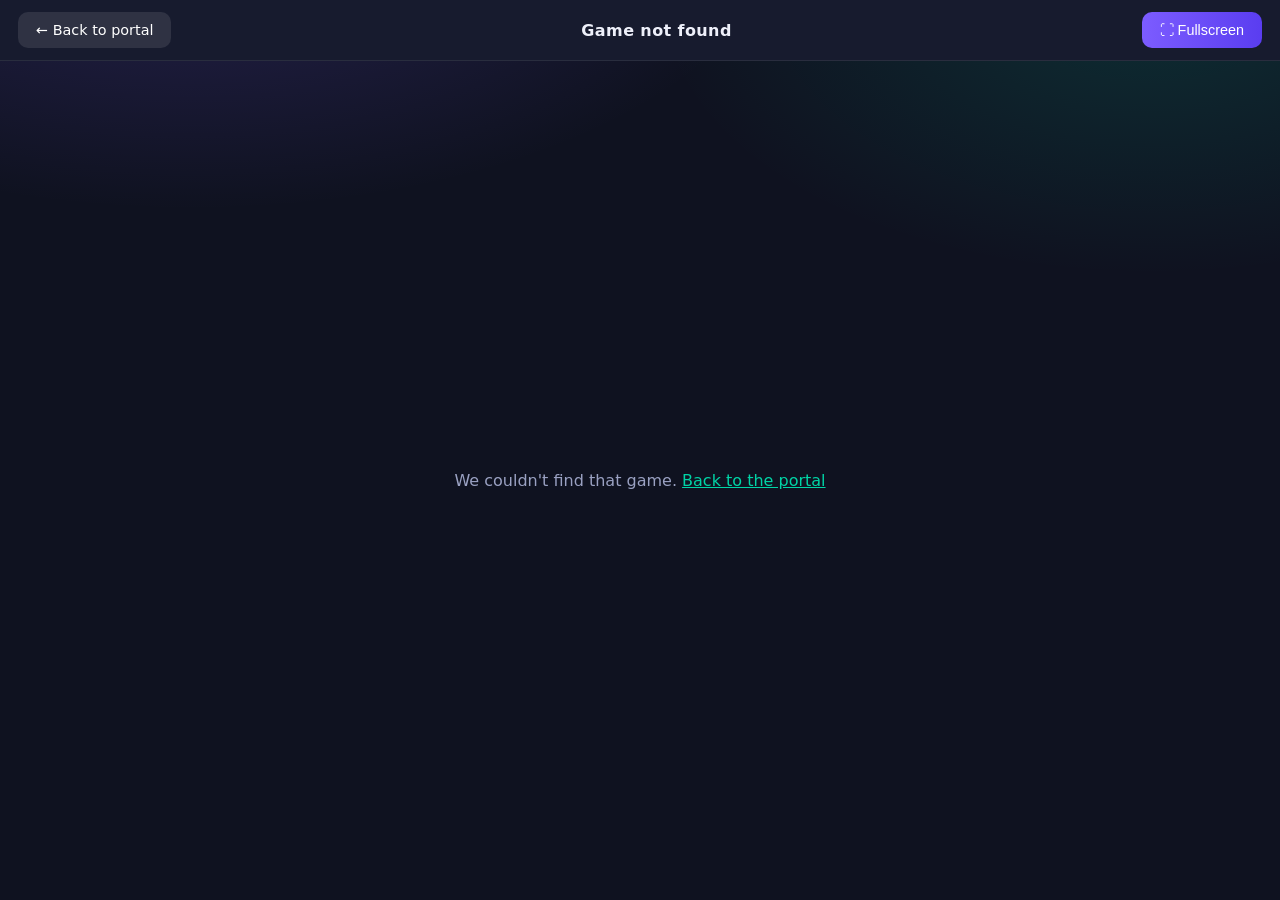
<file: play.html>
<!DOCTYPE html>
<html lang="en">
<head>
  <meta charset="UTF-8" />
  <meta name="viewport" content="width=device-width, initial-scale=1.0" />
  <title>🕹️ Game Portal — Play</title>
  <link rel="stylesheet" href="assets/style.css" />
</head>
<body class="play-view">
  <header class="player-header">
    <a class="btn btn-back" href="index.html">← Back to portal</a>
    <div class="player-title" id="player-title">Loading…</div>
    <button class="btn" id="fullscreen-btn" type="button">⛶ Fullscreen</button>
  </header>

  <div class="player-frame-wrap" id="player-shell">
    <iframe
      id="game-frame"
      class="game-frame"
      src=""
      title="Game"
      allow="fullscreen; gamepad; autoplay; clipboard-write; accelerometer; gyroscope"
      allowfullscreen
    ></iframe>
  </div>

  <script src="assets/games.js"></script>
  <script>
    (function () {
      var params = new URLSearchParams(location.search);
      var slug = params.get("game");
      var games = window.GAMES || [];
      var game = games.find(function (g) { return g.slug === slug; });

      var titleEl = document.getElementById("player-title");
      var frame = document.getElementById("game-frame");

      if (!game) {
        titleEl.textContent = "Game not found";
        frame.remove();
        var msg = document.createElement("div");
        msg.className = "player-error";
        msg.innerHTML = "We couldn't find that game. <a href=\"index.html\">Back to the portal</a>";
        document.getElementById("player-shell").appendChild(msg);
        return;
      }

      document.title = "🕹️ " + game.title;
      titleEl.textContent = game.title;
      frame.src = game.src;

      document.getElementById("fullscreen-btn").addEventListener("click", function () {
        var shell = document.getElementById("player-shell");
        if (!document.fullscreenElement) {
          (shell.requestFullscreen ? shell.requestFullscreen() : null);
        } else {
          document.exitFullscreen();
        }
      });

      // Keep the iframe alive when navigating away and returning via back/forward.
      window.addEventListener("pagehide", function () { frame.src = ""; });
    })();
  </script>
</body>
</html>
</file>
<file: assets/style.css>
:root {
  --bg: #0f1220;
  --bg-soft: #171b2e;
  --card: #1d2238;
  --card-hover: #252b47;
  --text: #eef0fa;
  --text-dim: #9aa1c2;
  --accent: #7c5cff;
  --accent-2: #00d4a6;
  --radius: 16px;
  --shadow: 0 10px 30px rgba(0, 0, 0, 0.45);
}

* { box-sizing: border-box; }

html, body {
  margin: 0;
  min-height: 100%;
}

body {
  font-family: "Segoe UI", system-ui, -apple-system, sans-serif;
  background:
    radial-gradient(1000px 500px at 15% -10%, rgba(124, 92, 255, 0.22), transparent 60%),
    radial-gradient(900px 500px at 90% 0%, rgba(0, 212, 166, 0.14), transparent 55%),
    var(--bg);
  color: var(--text);
  display: flex;
  flex-direction: column;
}

/* ---------- Header ---------- */
.site-header {
  padding: 28px 24px 8px;
}

.header-inner {
  max-width: 1100px;
  margin: 0 auto;
  display: flex;
  align-items: center;
  justify-content: space-between;
  gap: 16px;
}

.logo {
  display: flex;
  align-items: center;
  gap: 14px;
}

.logo-icon {
  font-size: 2.4rem;
  filter: drop-shadow(0 4px 12px rgba(124, 92, 255, 0.5));
}

.logo h1 {
  margin: 0;
  font-size: 1.6rem;
  letter-spacing: 0.5px;
  background: linear-gradient(90deg, var(--accent), var(--accent-2));
  -webkit-background-clip: text;
  background-clip: text;
  color: transparent;
}

.tagline {
  margin: 2px 0 0;
  color: var(--text-dim);
  font-size: 0.9rem;
}

.pill {
  background: var(--bg-soft);
  border: 1px solid rgba(255, 255, 255, 0.08);
  border-radius: 999px;
  padding: 8px 16px;
  font-size: 0.85rem;
  color: var(--text-dim);
  white-space: nowrap;
}

/* ---------- Grid ---------- */
main {
  flex: 1;
}

.grid-wrap {
  max-width: 1100px;
  margin: 0 auto;
  padding: 24px;
  width: 100%;
}

.game-grid {
  display: grid;
  grid-template-columns: repeat(auto-fill, minmax(230px, 1fr));
  gap: 22px;
}

.game-card {
  position: relative;
  display: flex;
  flex-direction: column;
  background: var(--card);
  border: 1px solid rgba(255, 255, 255, 0.07);
  border-radius: var(--radius);
  overflow: hidden;
  text-decoration: none;
  color: inherit;
  box-shadow: var(--shadow);
  transition: transform 0.18s ease, background 0.18s ease, border-color 0.18s ease;
  animation: rise 0.45s ease both;
  animation-delay: calc(var(--i, 0) * 60ms);
}

.game-card:hover {
  transform: translateY(-6px) scale(1.02);
  background: var(--card-hover);
  border-color: rgba(124, 92, 255, 0.55);
}

.game-card:hover .card-play {
  color: var(--accent-2);
}

@keyframes rise {
  from { opacity: 0; transform: translateY(14px); }
  to   { opacity: 1; transform: translateY(0); }
}

.card-cover {
  aspect-ratio: 16 / 9;
  background: linear-gradient(135deg, #2a3055, #1a1f38);
  display: flex;
  align-items: center;
  justify-content: center;
  font-size: 2.6rem;
  overflow: hidden;
}

.card-cover.no-image {
  color: rgba(255, 255, 255, 0.35);
}

.card-cover img {
  width: 100%;
  height: 100%;
  object-fit: cover;
  display: block;
}

.card-body {
  padding: 14px 16px 16px;
  display: flex;
  flex-direction: column;
  gap: 8px;
  flex: 1;
}

.card-body h3 {
  margin: 0;
  font-size: 1.05rem;
}

.card-body p {
  margin: 0;
  color: var(--text-dim);
  font-size: 0.85rem;
  line-height: 1.4;
}

.badge {
  align-self: flex-start;
  font-size: 0.68rem;
  text-transform: uppercase;
  letter-spacing: 1px;
  color: var(--accent-2);
  border: 1px solid rgba(0, 212, 166, 0.4);
  border-radius: 999px;
  padding: 3px 10px;
}

.card-play {
  margin-top: auto;
  font-size: 0.85rem;
  color: var(--text-dim);
  transition: color 0.18s ease;
}

/* ---------- Empty state ---------- */
.empty-state {
  text-align: center;
  padding: 70px 24px;
  background: var(--bg-soft);
  border: 1px dashed rgba(255, 255, 255, 0.15);
  border-radius: var(--radius);
}

.empty-state.hidden { display: none; }

.empty-icon { font-size: 3.2rem; margin-bottom: 12px; }

.empty-state h2 { margin: 0 0 8px; }

.empty-state > p {
  color: var(--text-dim);
  margin: 0 0 20px;
}

.add-steps {
  max-width: 480px;
  margin: 0 auto 24px;
  padding-left: 22px;
  color: var(--text-dim);
  line-height: 2;
  text-align: left;
}

.add-steps code {
  background: rgba(255, 255, 255, 0.08);
  padding: 2px 7px;
  border-radius: 6px;
  font-size: 0.85em;
  color: var(--text);
}

/* ---------- Buttons ---------- */
.btn {
  display: inline-block;
  background: linear-gradient(90deg, var(--accent), #5a3df0);
  color: #fff;
  border: none;
  border-radius: 10px;
  padding: 10px 18px;
  font-size: 0.9rem;
  text-decoration: none;
  cursor: pointer;
  transition: filter 0.15s ease, transform 0.15s ease;
}

.btn:hover { filter: brightness(1.12); transform: translateY(-1px); }

/* ---------- Player ---------- */
.play-view body,
body.play-view { display: flex; flex-direction: column; height: 100vh; min-height: 100vh; }

.player-header {
  display: flex;
  align-items: center;
  justify-content: space-between;
  gap: 12px;
  padding: 12px 18px;
  background: var(--bg-soft);
  border-bottom: 1px solid rgba(255, 255, 255, 0.08);
}

.player-title {
  font-weight: 600;
  letter-spacing: 0.4px;
  overflow: hidden;
  text-overflow: ellipsis;
  white-space: nowrap;
}

.player-header .btn-back { background: rgba(255, 255, 255, 0.1); }

.player-frame-wrap {
  flex: 1;
  padding: 16px;
  display: flex;
  min-height: 0;
}

body.play-view:fullscreen { padding: 0; }

.game-frame {
  flex: 1;
  border: none;
  border-radius: var(--radius);
  background: #000;
  box-shadow: var(--shadow);
  min-height: 0;
}

.player-error {
  margin: auto;
  color: var(--text-dim);
}

.player-error a { color: var(--accent-2); }

/* ---------- Footer ---------- */
.site-footer {
  padding: 18px 24px 28px;
  text-align: center;
  color: var(--text-dim);
  font-size: 0.8rem;
}

.site-footer code {
  background: rgba(255, 255, 255, 0.08);
  padding: 2px 7px;
  border-radius: 6px;
  color: var(--text);
}

@media (max-width: 560px) {
  .header-inner { flex-direction: column; align-items: flex-start; }
  .player-header { flex-wrap: wrap; }
}
</file>
